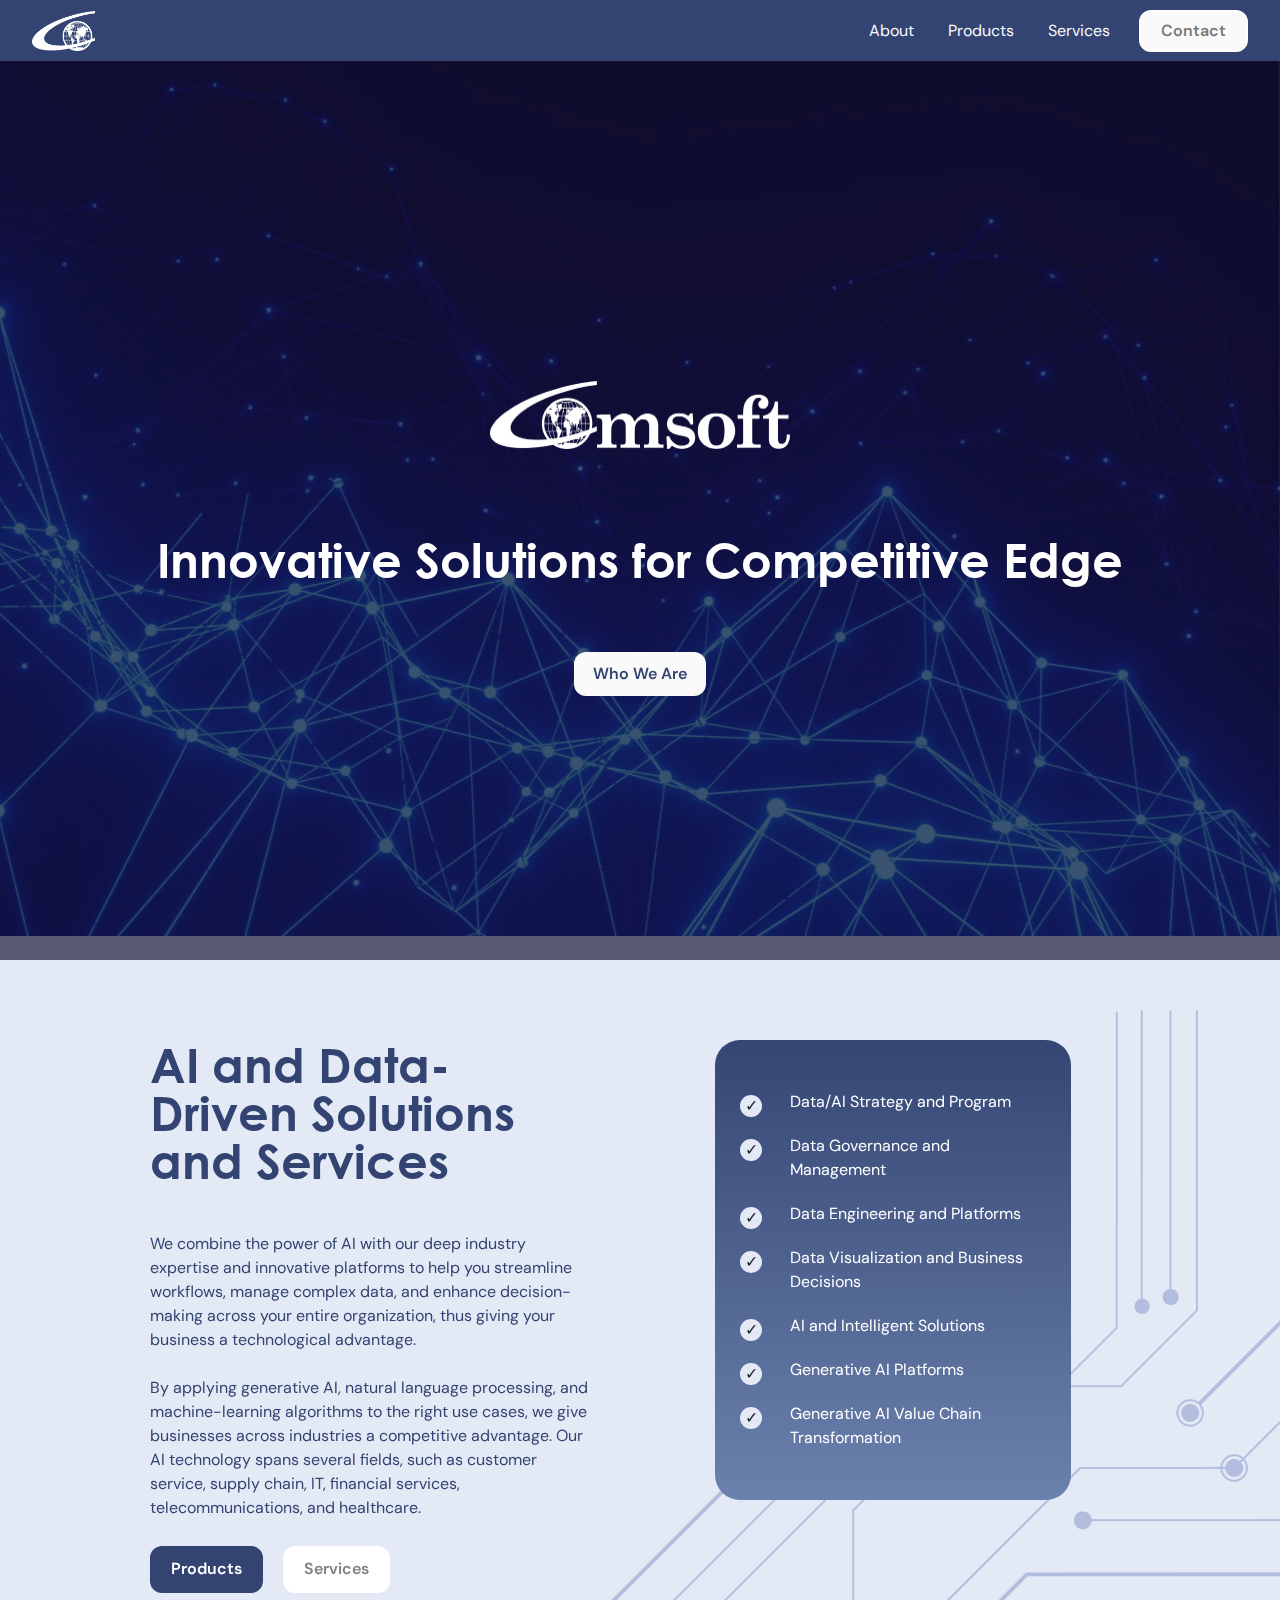
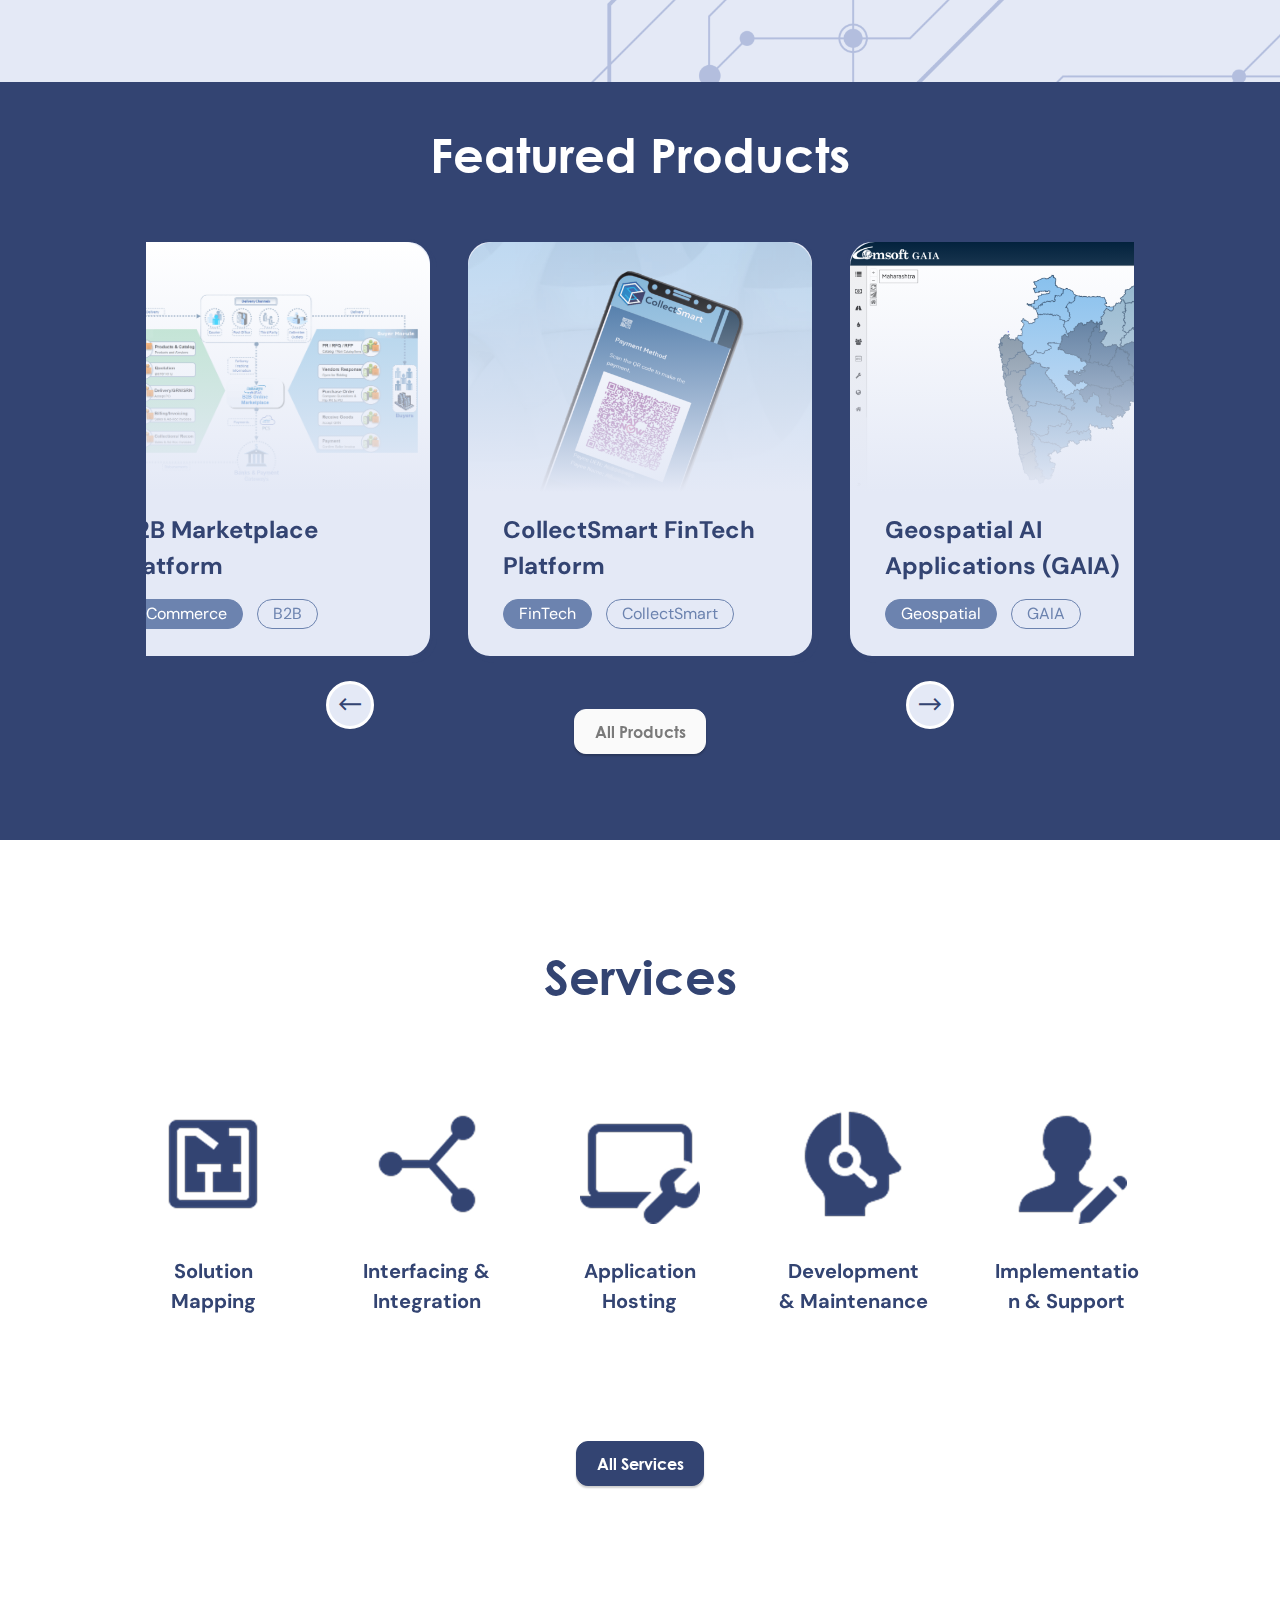
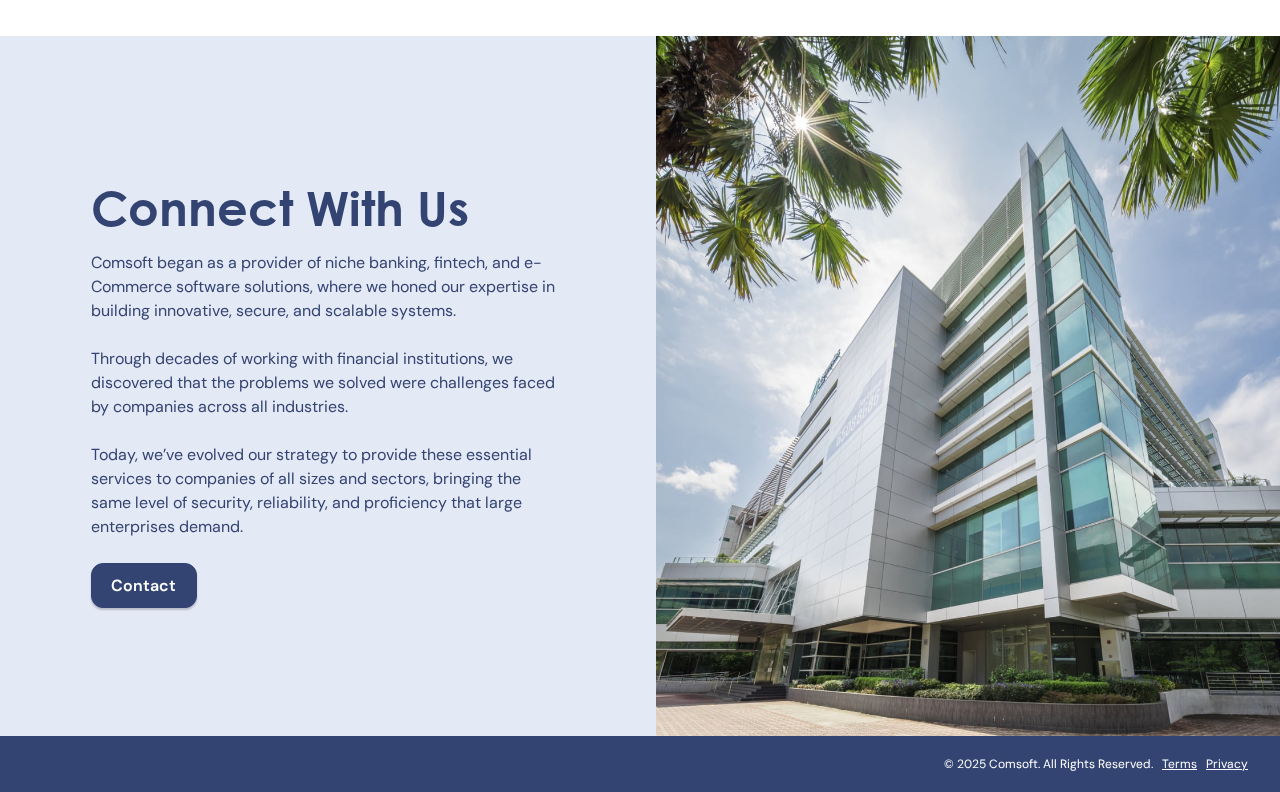
<file: index.html>
<!DOCTYPE html>
<html  >
<head>
  
  <meta charset="UTF-8">
  <meta http-equiv="X-UA-Compatible" content="IE=edge">
  
  <meta name="viewport" content="width=device-width, initial-scale=1, minimum-scale=1">
  <link rel="shortcut icon" href="assets/images/comsoft-logomark-121x77.png" type="image/x-icon">
  <meta name="description" content="">
  
  
  <title>Home</title>
  <link rel="stylesheet" href="assets/web/assets/mobirise-icons2/mobirise2.css">
  <link rel="stylesheet" href="assets/bootstrap/css/bootstrap.min.css">
  <link rel="stylesheet" href="assets/parallax/jarallax.css">
  <link rel="stylesheet" href="assets/popup-overlay-plugin/style.css">
  <link rel="stylesheet" href="assets/dropdown/css/style.css">
  <link rel="stylesheet" href="assets/socicon/css/styles.css">
  <link rel="stylesheet" href="assets/theme/css/style.css">
  <link href="assets/fonts/style.css" rel="stylesheet">
  <link rel="preload" href="https://fonts.googleapis.com/css?family=DM+Sans:100,200,300,400,500,600,700,800,900,100i,200i,300i,400i,500i,600i,700i,800i,900i&display=swap" as="style" onload="this.onload=null;this.rel='stylesheet'">
  <noscript><link rel="stylesheet" href="https://fonts.googleapis.com/css?family=DM+Sans:100,200,300,400,500,600,700,800,900,100i,200i,300i,400i,500i,600i,700i,800i,900i&display=swap"></noscript>
  <link rel="preload" as="style" href="assets/mobirise/css/mbr-additional.css?v=Yeaked"><link rel="stylesheet" href="assets/mobirise/css/mbr-additional.css?v=Yeaked" type="text/css">

  
  
  
</head>
<body>
  
  <section data-bs-version="5.1" class="menu menu01 identitym5 cid-uXdYnjj5Q1" once="menu" id="menu01-m">
    

    <nav class="navbar navbar-dropdown navbar-fixed-top navbar-expand-lg">
        <div class="content-wrap container-fluid">
            <div class="navbar-brand">
                <span class="navbar-logo">
                    <a href="index.html">
                        <img src="assets/images/comsoft-logomark-121x77.png" alt="" style="height: 2.5rem;">
                    </a>
                </span>
                
            </div>
            <button class="navbar-toggler" type="button" data-toggle="collapse" data-bs-toggle="collapse" data-target="#navbarSupportedContent" data-bs-target="#navbarSupportedContent" aria-controls="navbarNavAltMarkup" aria-expanded="false" aria-label="Toggle navigation">
                <div class="hamburger">
                    <span></span>
                    <span></span>
                    <span></span>
                    <span></span>
                </div>
            </button>
            <div class="collapse navbar-collapse" id="navbarSupportedContent">
                <ul class="navbar-nav nav-dropdown" data-app-modern-menu="true"><li class="nav-item"><a class="nav-link link text-white text-primary display-4" href="about.html">About</a></li>
                    <li class="nav-item"><a class="nav-link link text-white text-primary display-4" href="products.html">Products</a>
                    </li>
                    <li class="nav-item"><a class="nav-link link text-white text-primary display-4" href="services.html">Services</a>
                    </li></ul>
                
                <div class="navbar-buttons mbr-section-btn"><a class="btn btn-white display-4" href="contact.html">
                        Contact
                    </a></div>
            </div>
        </div>
    </nav>
</section>

<section data-bs-version="5.1" class="header01 progressm5 cid-uX9raQSDmD mbr-fullscreen mbr-parallax-background" id="header01-3">
    
    <div class="mbr-overlay"></div>

    <div class="container-fluid">
        <div class="row">
            <div class="col-12">
                <div class="content-wrapper">
                    <div class="logo-wrapper">
                        <img src="assets/images/comsoft-wordmark-600x137.png" alt="">
                    </div>
                    <h1 class="mbr-section-title mbr-fonts-style display-2">Innovative Solutions for Competitive Edge<br></h1>
                    
                    
                    <div class="mbr-section-btn"><a class="btn btn-white btn-cs display-4" href="about.html" style="padding:0.6rem 1.2rem !important; border:none !important; color:#334472  !important; ">
                            
                            Who We Are</a></div>
                </div>
            </div>
        </div>
    </div>
</section>

<section data-bs-version="5.1" class="list03 authorm5 cid-uX9GAxiwqT" style="background-color: #E4E9F6" id="list03-9">

    

    
    
    <div class="page-style container-fluid">
        <div class="row">
            <div class="col-12 col-lg-10">
                <div class="title-wrapper">
                    
                </div>
            </div>
            <div class="col-12 col-lg-6">
                <div class="subtitle-wrapper">
                    <h1 class="mbr-section-subtitle mbr-fonts-style display-2">
                        AI and Data-Driven Solutions and Services<br><br></h1>
                        
                        <p class="mbr-text mbr-fonts-style display-4">We combine the power of AI with our deep industry expertise and innovative platforms to help you streamline workflows, manage complex data, and enhance decision-making across your entire organization, thus giving your business a technological advantage.<br><br>By applying generative AI, natural language processing, and machine-learning algorithms to the right use cases, we give businesses across industries a competitive advantage. Our AI technology spans several fields, such as customer service, supply chain, IT, financial services, telecommunications, and healthcare.</p>
                        <div class="mbr-section-btn"><a class="btn btn-primary display-4" href="products.html" style="padding:0.6rem 1.2rem !important;">Products</a><a class="btn btn-secondary display-4" href="services.html" style="padding:0.6rem 1.2rem !important;">Services</a></div>
                </div>
            </div>
            <div class="col-12 col-lg-6">
                <div class="lists-wrapper ai-list">
                    
                    
                    <ul class="list mbr-fonts-style display-4">
                        <li class="item-wrap">Data/AI Strategy and Program
</li><li class="item-wrap">Data Governance and Management
</li><li class="item-wrap">Data Engineering and Platforms
</li><li class="item-wrap">Data Visualization and Business Decisions
</li><li class="item-wrap">AI and Intelligent Solutions
</li><li class="item-wrap">Generative AI Platforms
</li><li class="item-wrap">Generative AI Value Chain Transformation</li>
                    </ul>
                </div>
            </div>
        </div>
    </div>
</section>

<section data-bs-version="5.1" class="slider1 programm5 mbr-embla cid-tFcgtIIPnX" id="slider1-8">

    

    
    

    <div class="page-style container-fluid">
        <div class="row position-relative">
            <h1 class="mbr-section-title mbr-fonts-style display-2">Featured Products<br><br></h1>
            <div class="embla" data-skip-snaps="true" data-align="center" data-contain-scroll="trimSnaps" data-loop="true" data-auto-play-interval="5" data-draggable="true">
                <div class="embla__viewport">
                    <div class="embla__container">
                        <div class="embla__slide slider-image item" style="margin-left: 1rem; margin-right: 1rem;">
                            <div class="card-wrap">                               
                                <div class="content-wrap">
                                    <div class="image-wrap-bg1">
                                         
                                    </div>
                                    <div class="name-wrapper">
                                        <div class="name-wrap">
                                            <h4 class="mbr-name mbr-fonts-style slide-text display-7">
                                                <strong>CollectSmart FinTech Platform</strong>
                                            </h4>
                                            <a class="btn btn-primary display-4 slide-btn slide-btn-p" href="fintech.html" style="">FinTech</a> <a class="btn btn-white display-4 slide-btn slide-btn-s" href="fintech.html#list03-1o" style="">CollectSmart</a>
                                        </div>
                                        
                                    </div>
                                    
                                </div>
                            </div>
                        </div>
                        
                        <div class="embla__slide slider-image item" style="margin-left: 1rem; margin-right: 1rem;">
                            <div class="card-wrap">                               
                                <div class="content-wrap">
                                    <div class="image-wrap-bg2">
                                        
                                    </div>
                                    <div class="name-wrapper">
                                        <div class="name-wrap">
                                            <h4 class="mbr-name mbr-fonts-style slide-text display-7">
                                                <strong>Geospatial AI Applications (GAIA)</strong>
                                            </h4>
                                            <a class="btn btn-primary display-4 slide-btn slide-btn-p" href="geospatial.html" style="">Geospatial</a> <a class="btn btn-white display-4 slide-btn slide-btn-s" href="geospatial.html#list03-1v" style="">GAIA</a>
                                        </div>
                                        
                                    </div>
                                    
                                </div>
                            </div>
                        </div>
                        
                        <div class="embla__slide slider-image item" style="margin-left: 1rem; margin-right: 1rem;">
                            <div class="card-wrap">                               
                                <div class="content-wrap">
                                    <div class="image-wrap-bg3">
                                        
                                    </div>
                                    <div class="name-wrapper">
                                        <div class="name-wrap ">
                                            <h4 class="mbr-name mbr-fonts-style slide-text display-7"><strong>Financial Systems Integration (FSI)</strong>
                                            </h4>
                                            <a class="btn btn-primary display-4 slide-btn slide-btn-p" href="banking.html" style="">Banking</a> <a class="btn btn-white display-4 slide-btn slide-btn-s" href="banking.html#list03-11" style="">FSI</a>
                                        </div>
                                        
                                    </div>
                                    
                                </div>
                            </div>
                        </div>
                        
                        <div class="embla__slide slider-image item" style="margin-left: 1rem; margin-right: 1rem;">
                            <div class="card-wrap">                               
                                <div class="content-wrap">
                                    <div class="image-wrap-bg4">
                                        
                                    </div>
                                    <div class="name-wrapper">
                                        <div class="name-wrap ">
                                            <h4 class="mbr-name mbr-fonts-style slide-text display-7"><strong>FI Network Expansion Platform</strong></h4>
                                            <a class="btn btn-primary display-4 slide-btn slide-btn-p" href="banking.html" style=" ">Banking</a> <a class="btn btn-white display-4 slide-btn slide-btn-s" href="banking.html#list03-12" style=" ">FINE</a>
                                        </div>
                                        
                                    </div>
                                    
                                </div>
                            </div>
                        </div>
                        
                        <div class="embla__slide slider-image item" style="margin-left: 1rem; margin-right: 1rem;">
                            <div class="card-wrap">                               
                                <div class="content-wrap">
                                    <div class="image-wrap-bg5">
                                        
                                    </div>
                                    <div class="name-wrapper">
                                        <div class="name-wrap">
                                            <h4 class="mbr-name mbr-fonts-style slide-text display-7"><strong>B2B Marketplace Platform</strong></h4>
                                            <a class="btn btn-primary display-4 slide-btn slide-btn-p" href="ecommerce.html" style="">eCommerce</a> <a class="btn btn-white display-4 slide-btn slide-btn-s" href="ecommerce.html#list03-1f" style="">B2B</a>
                                        </div>
                                        
                                    </div>
                                    
                                </div>
                            </div>
                        </div>
                    </div>
                </div>
                <button class="embla__button embla__button--prev">
                    <span class="mbr-iconfont mobi-mbri-left mobi-mbri" aria-hidden="true"></span>
                    <span class="sr-only visually-hidden visually-hidden visually-hidden">Previous</span>
                </button>
                <button class="embla__button embla__button--next">
                    <span class="mbr-iconfont mobi-mbri-right mobi-mbri" aria-hidden="true"></span>
                    <span class="sr-only visually-hidden visually-hidden visually-hidden">Next</span>
                </button>
            </div>
           
             <h1 class="mbr-section-title mbr-fonts-style display-1"><a class="btn btn-white" href="products.html" style="padding:0.6rem 1.2rem !important;">All Products</a></h1>
            
            
        </div>
        
        
    </div>
    
</section>

<section data-bs-version="5.1" class="features06 strengthm5 cid-uX9ORQDLqo" id="features06-a">
    

    
    

    <div class="container-fluid">
        <div class="row items-wrapper justify-content-center">
            <h1 class="mbr-section-title mbr-fonts-style display-2">Services<br><br><br></h1>
            
            <div class="col-12 col-lg-2 item features-without-image">
                <div class="item-wrapper">
                    <div class="iconfont-wrapper icon-img">
                        <img src="assets/images/floor20plan-240x240.png" alt="Solution Mapping">
                    </div>
                    <p class="card-title mbr-fonts-style display-7" style="font-size: 20px !important;">
                        <strong>Solution Mapping</strong></p>
                    
                </div>
            </div>
            <div class="col-12 col-lg-2 item features-without-image">
                <div class="item-wrapper">
                    <div class="iconfont-wrapper icon-img">
                        <img src="assets/images/connect-240x240.png" alt="Interfacing &amp; Integration">
                    </div>
                    <p class="card-title mbr-fonts-style display-7" style="font-size: 20px !important;">
                        <strong>Interfacing &amp; Integration</strong></p>
                    
                </div>
            </div>
            <div class="col-12 col-lg-2 item features-without-image">
                <div class="item-wrapper">
                    <div class="iconfont-wrapper icon-img">
                        <img src="assets/images/computer20support-240x240.png" alt="Application Hosting">
                    </div>
                    <p class="card-title mbr-fonts-style display-7" style="font-size: 20px !important;">
                        <strong>Application Hosting</strong></p>
                   
                </div>
            </div>
            <div class="col-12 col-lg-2 item features-without-image">
                <div class="item-wrapper">
                    <div class="iconfont-wrapper icon-img">
                         <img src="assets/images/customer20support-240x240.png" alt="Development &amp; Maintenance">
                    </div>
                    <p class="card-title mbr-fonts-style display-7" style="font-size: 20px !important;"><strong>Development &amp; Maintenance</strong></p>
                    
                </div>
            </div>
            <div class="col-12 col-lg-2 item features-without-image">
                <div class="item-wrapper">
                    <div class="iconfont-wrapper icon-img">
                       <img src="assets/images/registration-240x240.png" alt="Implementation &amp; Supporte">
                    </div>
                    <p class="card-title mbr-fonts-style display-7" style="font-size: 20px !important;"><strong>Implementation &amp; Support</strong></p>
                    
                </div>
            </div>
            
            
                       
                        <h1 class="mbr-section-title mbr-fonts-style display-1"><a class="btn btn-primary" href="services.html" style="padding:0.6rem 1.2rem !important;">All Services</a></h1>

            
        </div>
    </div>
</section>

<section data-bs-version="5.1" class="header01 analyticm5 cid-uX9AVQ4fAg" id="header02-6">
    

    
    

    <div class="container-fluid">
        <div class="row">
            <div class="col-12 col-lg-6 card">
                <div class="content-wrapper">
                    
                    <div class="text-wrapper">
                        <h2 class="mbr-text mbr-section-title mbr-fonts-style display-2" style="padding-bottom:20px;">Connect With Us<br></h2>
                        
                        <p class="mbr-text mbr-fonts-style display-4">Comsoft began as a provider of niche banking, fintech, and e-Commerce software solutions, where we honed our expertise in building innovative, secure, and scalable systems.
<br>
<br>Through decades of working with financial institutions, we discovered that the problems we solved were challenges faced by companies across all industries.
<br>
<br>Today, we’ve evolved our strategy to provide these essential services to companies of all sizes and sectors, bringing the same level of security, reliability, and proficiency that large enterprises demand.
                        
                        <br><br>
                         <a class="btn btn-primary" href="contact.html" style="margin:0px;">
                            
                            Contact</a>
                            
                            <br><br><br>
                        </p>
                        
                       
                </div>
                    </div>
                    
            </div>
            <div class="col-12 col-lg-6 card">
				<div class="items-wrapper">
					<div class="image-wrapper">
						<img src="assets/images/3-changi-business-park-vista-facade-2-1387x1227.jpg" alt="">
					</div>
					
				</div>
            </div>
        </div>
    </div>
</section>

<section data-bs-version="5.1" class="footer01 tokenm5 cid-uX9wJaKGhy" once="footers" id="footer01-4">
    

    
    

    <div class="container-fluid">
        <div class="row flex-row-reverse">
            
            <div class="col-12 col-lg-12 card">
                <p class="mbr-copy mbr-fonts-style display-4" style="font-size:12px !important;">
                    © 2025 Comsoft. All Rights Reserved. &nbsp;&nbsp;<a href="terms.html" style="color:#fff;"><u>Terms</u></a>  &nbsp;&nbsp;<a href="privacy.html" style="color:#fff;"><u>Privacy</u></a></p>
            </div>
        </div>
    </div>
</section>


<script src="assets/bootstrap/js/bootstrap.bundle.min.js"></script>
  <script src="assets/parallax/jarallax.js"></script>
  <script src="assets/smoothscroll/smooth-scroll.js"></script>
  <script src="assets/ytplayer/index.js"></script>
  <script src="assets/dropdown/js/navbar-dropdown.js"></script>
  <script src="assets/embla/embla.min.js"></script>
  <script src="assets/embla/script.js"></script>
  <script src="assets/theme/js/script.js"></script>
  
  
  
 <div id="scrollToTop" class="scrollToTop mbr-arrow-up"><a style="text-align: center;"><i class="mbr-arrow-up-icon mbr-arrow-up-icon-cm cm-icon cm-icon-smallarrow-up"></i></a></div>
  </body>
</html>
</file>
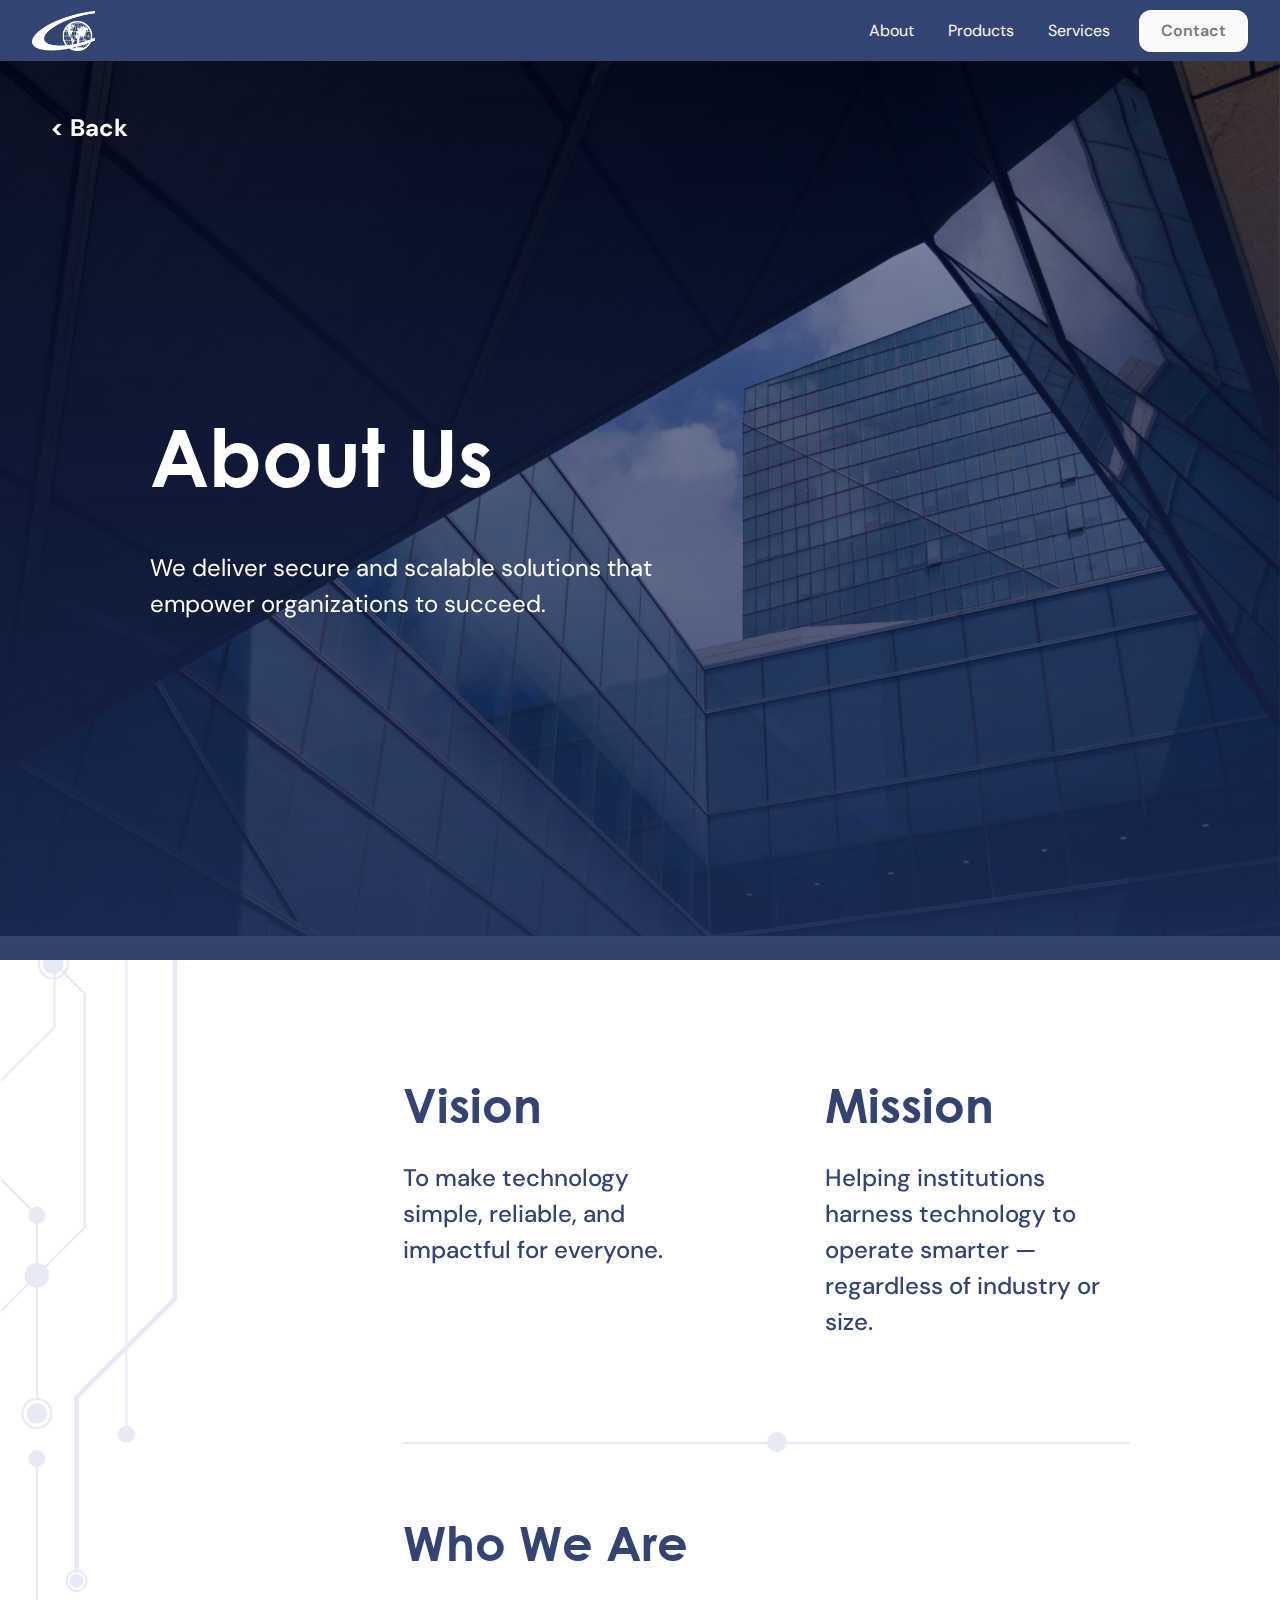
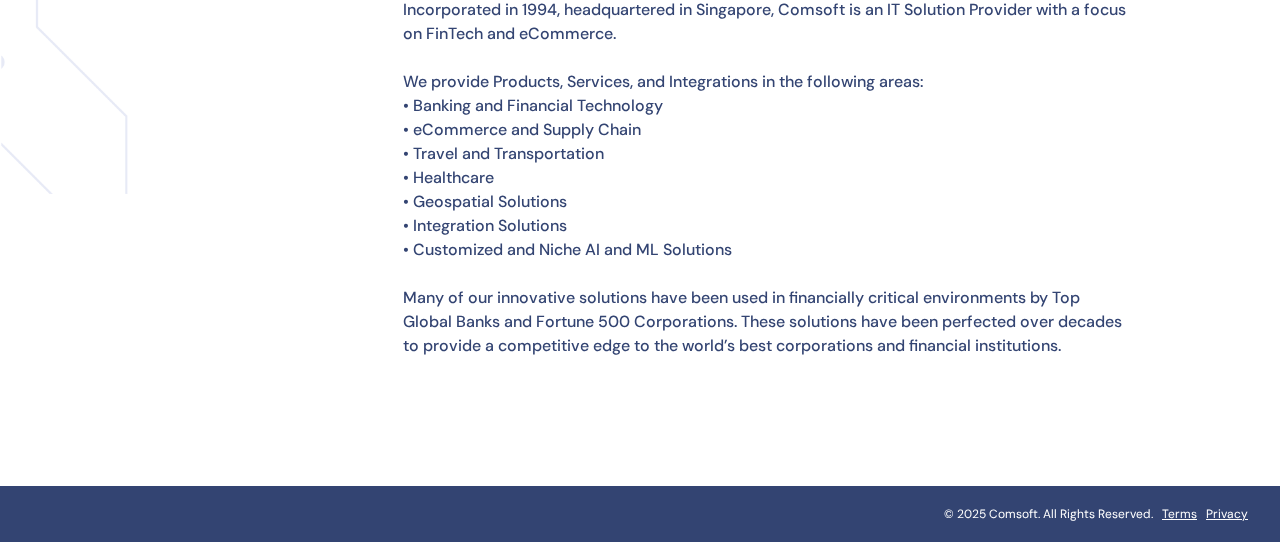
<file: about.html>
<!DOCTYPE html>
<html  >
<head>
  
  <meta charset="UTF-8">
  <meta http-equiv="X-UA-Compatible" content="IE=edge">
  
  <meta name="viewport" content="width=device-width, initial-scale=1, minimum-scale=1">
  <link rel="shortcut icon" href="assets/images/comsoft-logomark-121x77.png" type="image/x-icon">
  <meta name="description" content="">
  
  
  <title>About</title>
  <link rel="stylesheet" href="assets/web/assets/mobirise-icons2/mobirise2.css">
  <link rel="stylesheet" href="assets/bootstrap/css/bootstrap.min.css">
  <link rel="stylesheet" href="assets/parallax/jarallax.css">
  <link rel="stylesheet" href="assets/popup-overlay-plugin/style.css">
  <link rel="stylesheet" href="assets/dropdown/css/style.css">
  <link rel="stylesheet" href="assets/socicon/css/styles.css">
  <link rel="stylesheet" href="assets/theme/css/style.css">
  <link href="assets/fonts/style.css" rel="stylesheet">
  <link rel="preload" href="https://fonts.googleapis.com/css?family=DM+Sans:100,200,300,400,500,600,700,800,900,100i,200i,300i,400i,500i,600i,700i,800i,900i&display=swap" as="style" onload="this.onload=null;this.rel='stylesheet'">
  <noscript><link rel="stylesheet" href="https://fonts.googleapis.com/css?family=DM+Sans:100,200,300,400,500,600,700,800,900,100i,200i,300i,400i,500i,600i,700i,800i,900i&display=swap"></noscript>
  <link rel="preload" as="style" href="assets/mobirise/css/mbr-additional.css?v=4VOoYZ"><link rel="stylesheet" href="assets/mobirise/css/mbr-additional.css?v=4VOoYZ" type="text/css">

  
  
  
</head>
<body>
  
  <section data-bs-version="5.1" class="menu menu01 identitym5 cid-uX7rlV7owK" once="menu" id="menu01-c">
    

    <nav class="navbar navbar-dropdown navbar-fixed-top navbar-expand-lg">
        <div class="content-wrap container-fluid">
            <div class="navbar-brand">
                <span class="navbar-logo">
                    <a href="index.html">
                        <img src="assets/images/comsoft-logomark-121x77.png" alt="" style="height: 2.5rem;">
                    </a>
                </span>
                
            </div>
            <button class="navbar-toggler" type="button" data-toggle="collapse" data-bs-toggle="collapse" data-target="#navbarSupportedContent" data-bs-target="#navbarSupportedContent" aria-controls="navbarNavAltMarkup" aria-expanded="false" aria-label="Toggle navigation">
                <div class="hamburger">
                    <span></span>
                    <span></span>
                    <span></span>
                    <span></span>
                </div>
            </button>
            <div class="collapse navbar-collapse" id="navbarSupportedContent">
                <ul class="navbar-nav nav-dropdown" data-app-modern-menu="true"><li class="nav-item"><a class="nav-link link text-white text-primary display-4" href="about.html">About</a></li>
                    <li class="nav-item"><a class="nav-link link text-white text-primary display-4" href="products.html">Products</a>
                    </li>
                    <li class="nav-item"><a class="nav-link link text-white text-primary display-4" href="services.html">Services</a>
                    </li></ul>
                
                <div class="navbar-buttons mbr-section-btn"><a class="btn btn-white display-4" href="contact.html">
                        Contact
                    </a></div>
            </div>
        </div>
    </nav>
</section>

<section data-bs-version="5.1" class="header02 strengthm5 cid-uXdlcPCPjk mbr-fullscreen mbr-parallax-background" id="header02-e">
    

    
    <div class="mbr-overlay" style="opacity: 0.4; background-color: rgb(0, 16, 61);"></div>
    
    <div class="back-btn">        
        <p class="mbr-label mbr-fonts-style display-7">
            <a href="index.html" style="color: #ffffff !important;"><strong>&lt; Back</strong></a>
        </p>
    </div>
    <div class="page-style container-fluid">
        <div class="row">
            <div class="col-12 col-lg-7">
                <div class="content-wrapper">
                    
                    <h1 class="mbr-section-title mbr-fonts-style display-1"><strong>About Us</strong></h1>
                    <p class="mbr-text mbr-fonts-style display-7">
                        We deliver secure and scalable solutions that empower organizations to succeed.
                    </p>
                    
                </div>
            </div>
        </div>
    </div>
</section>

<section data-bs-version="5.1" class="header1 cid-uXdo5yDum7" style="background-color:#fff !important;" id="header01-f">
    
    

    
    <div class="page-style container-fluid">
       <br>
        <div class="row justify-content-end">
            <div class="col-12 col-lg-4 align-left">
                <h1 class="mbr-section-title mbr-white mbr-fonts-style mb-4 display-2"><strong>Vision</strong></h1>
                <p class="mbr-text mbr-semibold mbr-fonts-style mb-4 display-7">To make technology simple, reliable, and impactful for everyone.</p>
               
            </div>
            <div class="col-12 col-lg-1 align-left">
            </div>
            <div class="col-12 col-lg-4 align-left">
                <h1 class="mbr-section-title mbr-white mbr-fonts-style mb-4 display-2"><strong>Mission</strong></h1>
                <p class="mbr-text mbr-semibold mbr-fonts-style mb-4 display-7">Helping institutions harness technology to operate smarter — regardless of industry or size.</p>
               
            </div>
        </div>
        <div class="row justify-content-end">
            <div class="col-12 col-lg-9 align-left">
                
                <div class="horizontal-line">
                    <div class="circle">
                    </div>
                </div>
                <br>
            </div>
        </div>
        <div class="row justify-content-end">
            <div class="col-12 col-lg-9 align-left">
                
                <h1 class="mbr-section-title mbr-white mbr-fonts-style mb-4 display-2"><strong>Who We Are</strong></h1>
                <p class="mbr-text mbr-semibold mbr-fonts-style mb-4 display-4">Incorporated in 1994, headquartered in Singapore, Comsoft is an IT Solution Provider with a focus on FinTech and eCommerce. 
<br>
<br>We provide Products, Services, and Integrations in the following areas: 
<br>•	Banking and Financial Technology 
<br>•	eCommerce and Supply Chain 
<br>•	Travel and Transportation 
<br>•	Healthcare 
<br>•	Geospatial Solutions 
<br>•	Integration Solutions 
<br>•	Customized and Niche AI and ML Solutions 
<br>
<br>Many of our innovative solutions have been used in financially critical environments by Top Global Banks and Fortune 500 Corporations. These solutions have been perfected over decades to provide a competitive edge to the world’s best corporations and financial institutions.&nbsp;<br></p>
                
            </div>
        </div>
    </div>
</section>

<section data-bs-version="5.1" class="footer01 tokenm5 cid-uX9wJaKGhy" once="footers" id="footer01-d">
    

    
    

    <div class="container-fluid">
        <div class="row flex-row-reverse">
            
            <div class="col-12 col-lg-12 card">
                <p class="mbr-copy mbr-fonts-style display-4" style="font-size:12px !important;">
                    © 2025 Comsoft. All Rights Reserved. &nbsp;&nbsp;<a href="terms.html" style="color:#fff;"><u>Terms</u></a>  &nbsp;&nbsp;<a href="privacy.html" style="color:#fff;"><u>Privacy</u></a></p>
            </div>
        </div>
    </div>
</section>


<script src="assets/bootstrap/js/bootstrap.bundle.min.js"></script>
  <script src="assets/parallax/jarallax.js"></script>
  <script src="assets/smoothscroll/smooth-scroll.js"></script>
  <script src="assets/ytplayer/index.js"></script>
  <script src="assets/dropdown/js/navbar-dropdown.js"></script>
  <script src="assets/theme/js/script.js"></script>
  
  
  
 <div id="scrollToTop" class="scrollToTop mbr-arrow-up"><a style="text-align: center;"><i class="mbr-arrow-up-icon mbr-arrow-up-icon-cm cm-icon cm-icon-smallarrow-up"></i></a></div>
  </body>
</html>
</file>
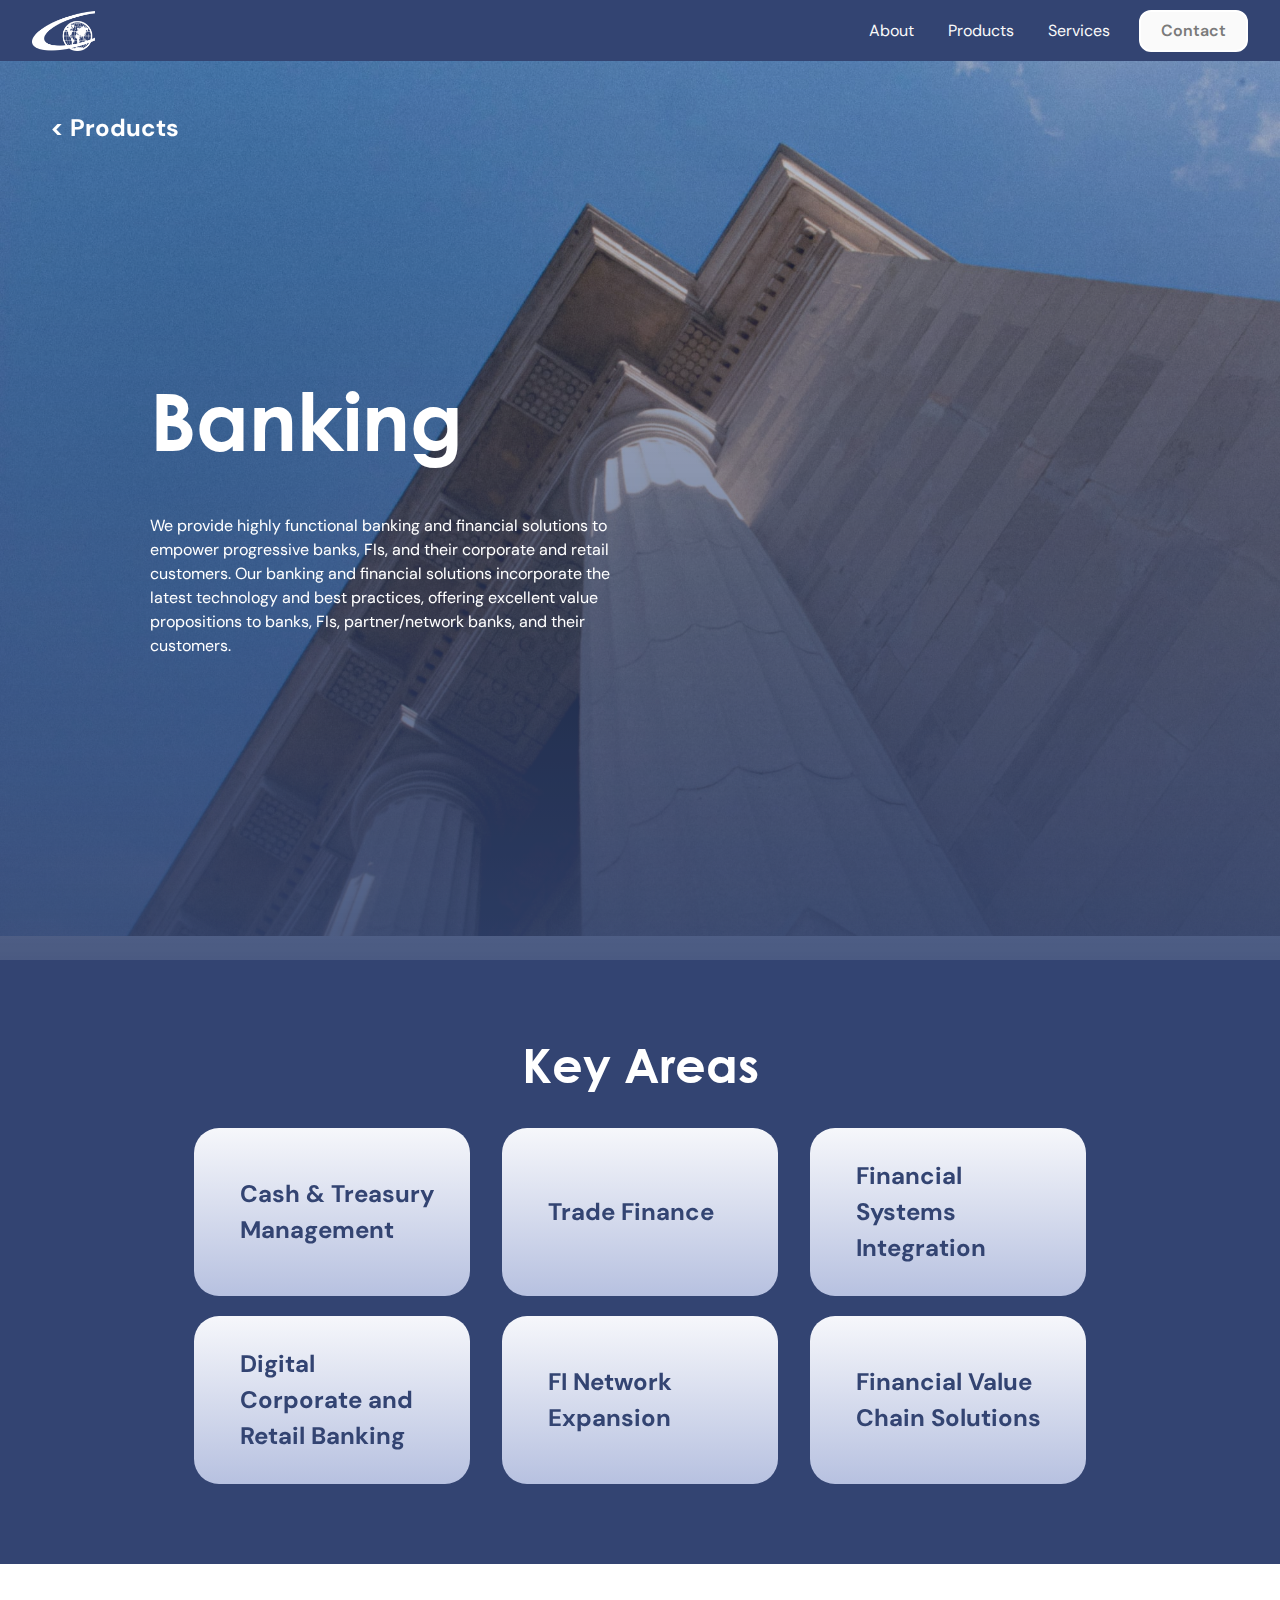
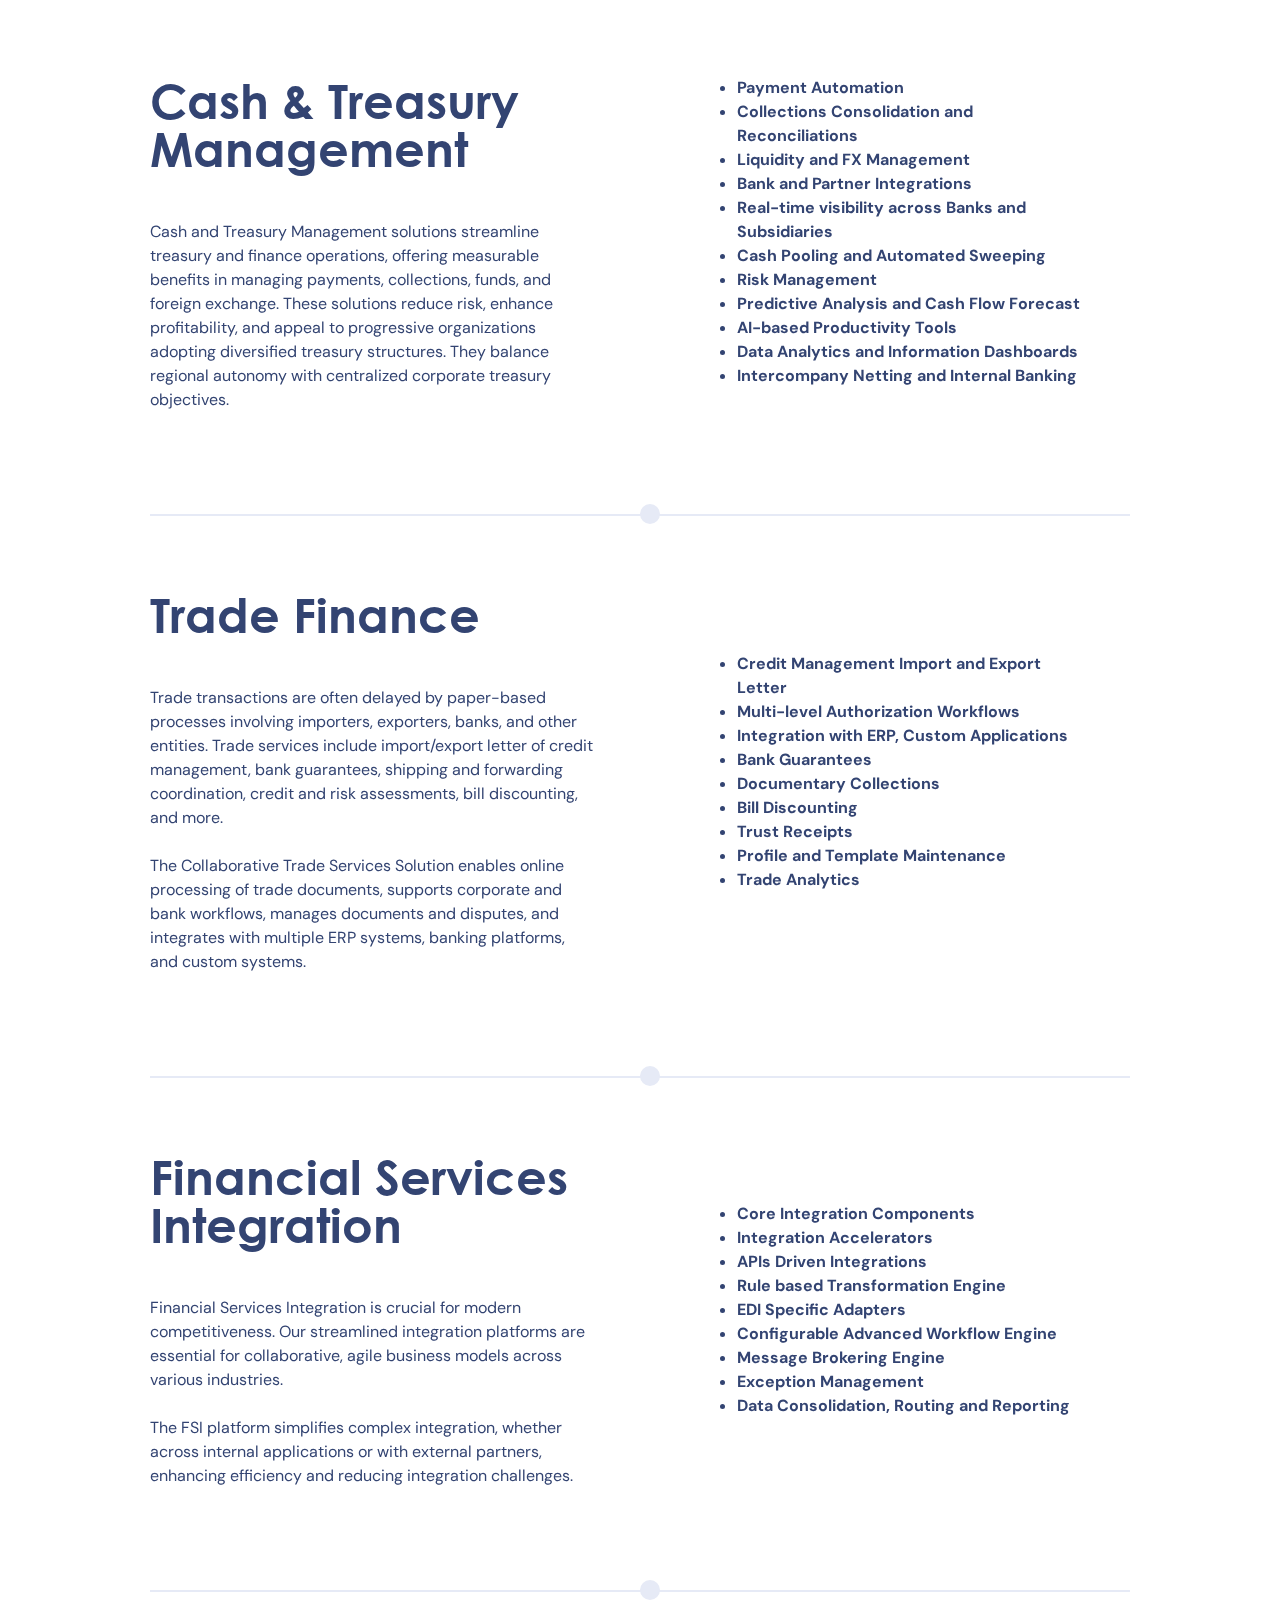
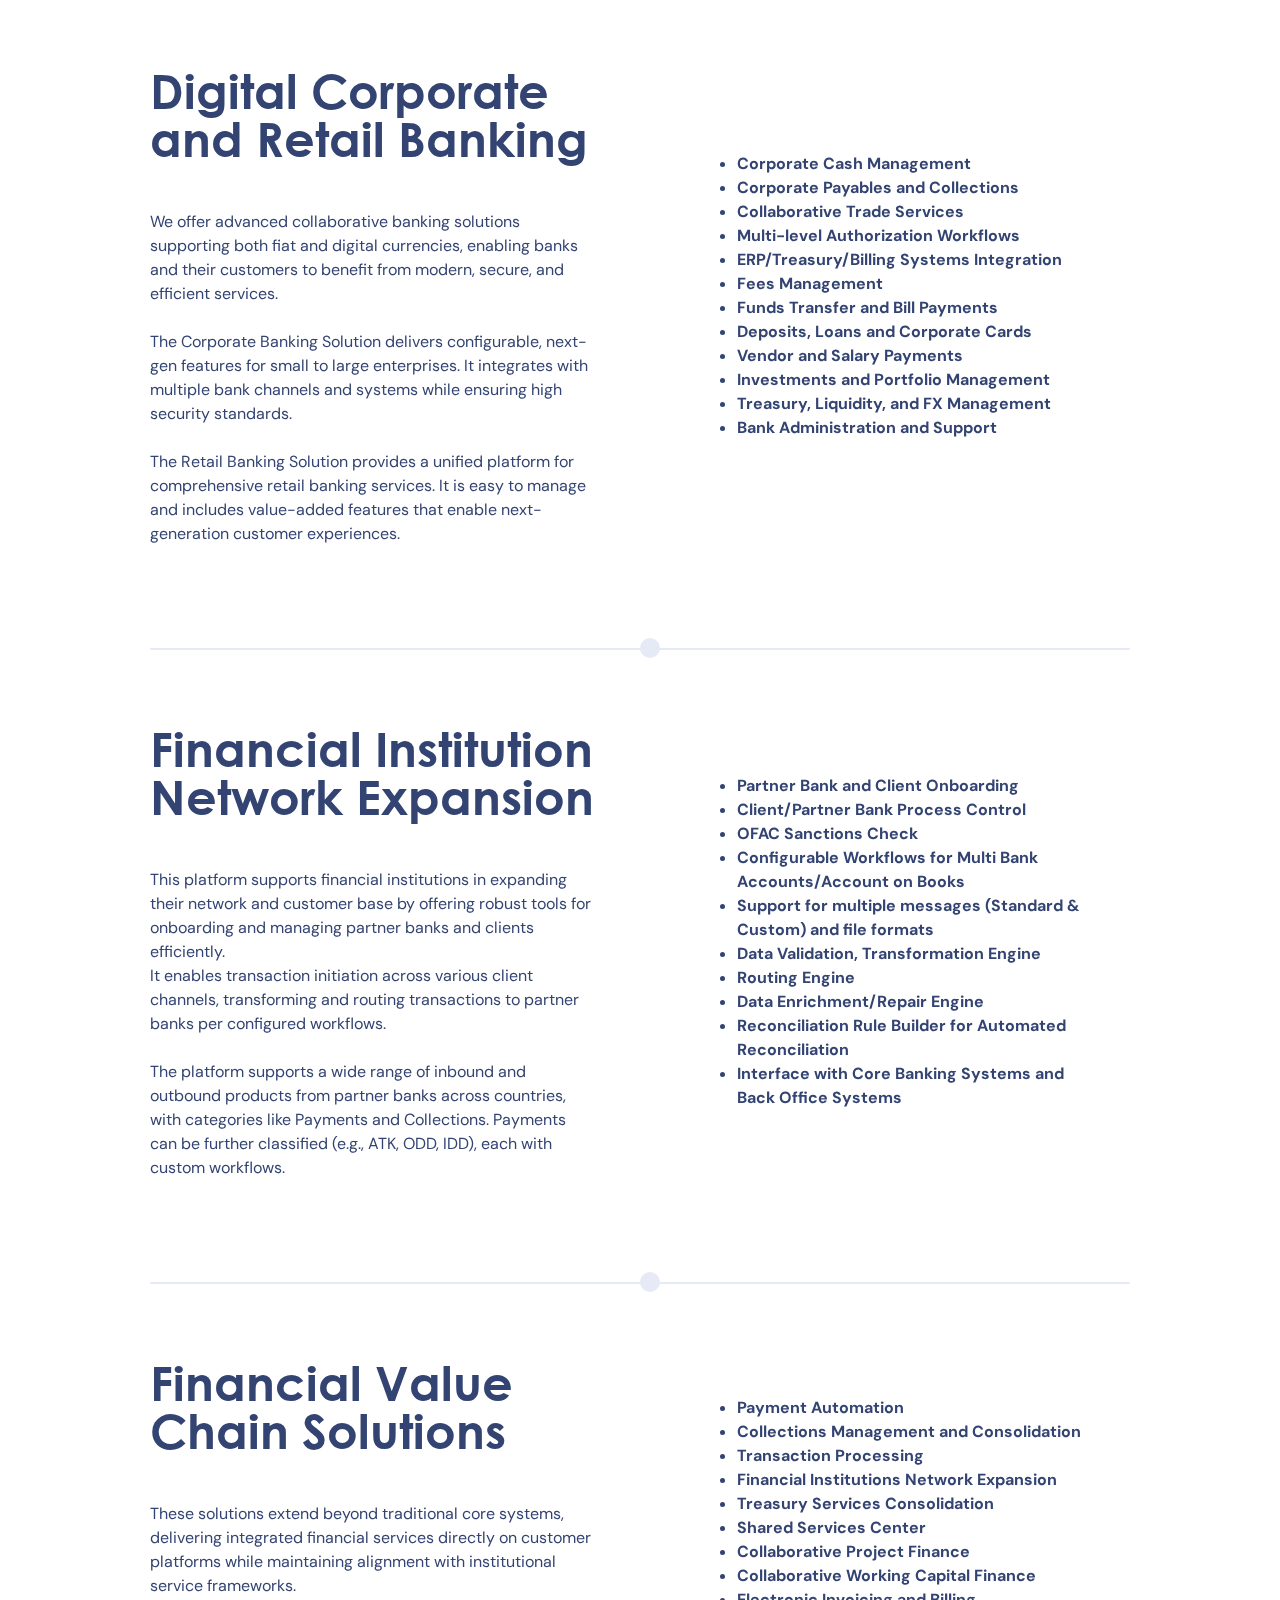
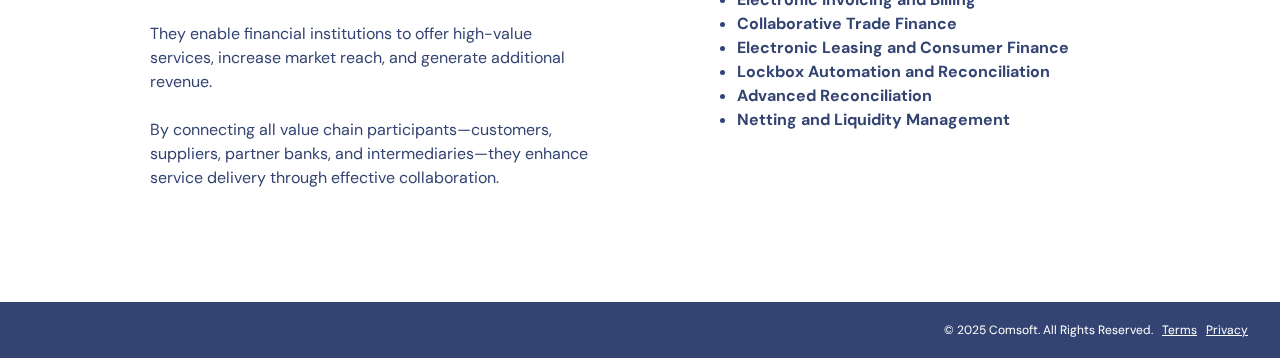
<file: banking.html>
<!DOCTYPE html>
<html  >
<head>
  
  <meta charset="UTF-8">
  <meta http-equiv="X-UA-Compatible" content="IE=edge">
  
  <meta name="viewport" content="width=device-width, initial-scale=1, minimum-scale=1">
  <link rel="shortcut icon" href="assets/images/comsoft-logomark-121x77.png" type="image/x-icon">
  <meta name="description" content="">
  
  
  <title>Banking</title>
  <link rel="stylesheet" href="assets/web/assets/mobirise-icons2/mobirise2.css">
  <link rel="stylesheet" href="assets/bootstrap/css/bootstrap.min.css">
  <link rel="stylesheet" href="assets/parallax/jarallax.css">
  <link rel="stylesheet" href="assets/popup-overlay-plugin/style.css">
  <link rel="stylesheet" href="assets/dropdown/css/style.css">
  <link rel="stylesheet" href="assets/socicon/css/styles.css">
  <link rel="stylesheet" href="assets/theme/css/style.css">
  <link href="assets/fonts/style.css" rel="stylesheet">
  <link rel="preload" href="https://fonts.googleapis.com/css?family=DM+Sans:100,200,300,400,500,600,700,800,900,100i,200i,300i,400i,500i,600i,700i,800i,900i&display=swap" as="style" onload="this.onload=null;this.rel='stylesheet'">
  <noscript><link rel="stylesheet" href="https://fonts.googleapis.com/css?family=DM+Sans:100,200,300,400,500,600,700,800,900,100i,200i,300i,400i,500i,600i,700i,800i,900i&display=swap"></noscript>
  <link rel="preload" as="style" href="assets/mobirise/css/mbr-additional.css?v=UwPYik"><link rel="stylesheet" href="assets/mobirise/css/mbr-additional.css?v=UwPYik" type="text/css">

  
  
  
</head>
<body>
  
  <section data-bs-version="5.1" class="menu menu01 identitym5 cid-uXeaZ9gMW0" once="menu" id="menu01-t">
    

    <nav class="navbar navbar-dropdown navbar-fixed-top navbar-expand-lg">
        <div class="content-wrap container-fluid">
            <div class="navbar-brand">
                <span class="navbar-logo">
                    <a href="index.html">
                        <img src="assets/images/comsoft-logomark-121x77.png" alt="" style="height: 2.5rem;">
                    </a>
                </span>
                
            </div>
            <button class="navbar-toggler" type="button" data-toggle="collapse" data-bs-toggle="collapse" data-target="#navbarSupportedContent" data-bs-target="#navbarSupportedContent" aria-controls="navbarNavAltMarkup" aria-expanded="false" aria-label="Toggle navigation">
                <div class="hamburger">
                    <span></span>
                    <span></span>
                    <span></span>
                    <span></span>
                </div>
            </button>
            <div class="collapse navbar-collapse" id="navbarSupportedContent">
                <ul class="navbar-nav nav-dropdown" data-app-modern-menu="true"><li class="nav-item"><a class="nav-link link text-white text-primary display-4" href="about.html">About</a></li>
                    <li class="nav-item"><a class="nav-link link text-white text-primary display-4" href="products.html">Products</a>
                    </li>
                    <li class="nav-item"><a class="nav-link link text-white text-primary display-4" href="services.html">Services</a>
                    </li></ul>
                
                <div class="navbar-buttons mbr-section-btn"><a class="btn btn-white display-4" href="contact.html">
                        Contact
                    </a></div>
            </div>
        </div>
    </nav>
</section>

<section data-bs-version="5.1" class="header02 strengthm5 cid-uXeaZa9FB7 mbr-fullscreen mbr-parallax-background" id="header02-u">
    

    
    <div class="mbr-overlay" style="opacity: 0.3; background-color: rgb(51, 68, 114);"></div>
    <div class="back-btn">        
        <p class="mbr-label mbr-fonts-style display-7">
            <a href="products.html" style="color: #ffffff !important;"><strong>&lt; Products</strong></a>
        </p>
    </div>
    <div class="page-style container-fluid">
        <div class="row">
            <div class="col-12 col-lg-6">
                <div class="content-wrapper">
                    
                    <h1 class="mbr-section-title mbr-fonts-style display-1"><strong>Banking</strong></h1>
                    <p class="mbr-text mbr-fonts-style display-4">
                        We provide highly functional banking and financial solutions to empower progressive banks, FIs, and their corporate and retail customers. Our banking and financial solutions incorporate the latest technology and best practices, offering excellent value propositions to banks, FIs, partner/network banks, and their customers.
                    </p>
                    
                </div>
            </div>
        </div>
    </div>
</section>

<section data-bs-version="5.1" class="features10 programm5 cid-uXebQxIQ9M" id="features10-y">

    

    
    

    <div class="container-fluid">
        <div class="row key-areas">
            <div class="col-12 col-lg-10">
                <div class="title-wrapper">
                    <h1 class="mbr-section-title mbr-fonts-style display-2">Key Areas</h1>
                </div>
            </div>
            <div class="col-12 col-lg-3 card">
                <div class="card-wrapper">
                    <div class="icon-wrapper">
                        
                    </div>
                    <h3 class="mbr-card-title mbr-fonts-style display-7"><strong>Cash &amp; Treasury Management</strong></h3>
                </div>
            </div>
            <div class="col-12 col-lg-3 card">
                <div class="card-wrapper">
                    <div class="icon-wrapper">
                        
                    </div>
                    <h3 class="mbr-card-title mbr-fonts-style display-7"><strong>Trade Finance</strong></h3>
                </div>
            </div>
            <div class="col-12 col-lg-3 card">
                <div class="card-wrapper">
                    <div class="icon-wrapper">
                        
                    </div>
                    <h3 class="mbr-card-title mbr-fonts-style display-7"><strong>Financial Systems Integration</strong></h3>
                </div>
            </div>
        </div>
        <div class="row">
            
            <div class="col-12 col-lg-3 card">
                <div class="card-wrapper">
                    <div class="icon-wrapper">
                        
                    </div>
                    <h3 class="mbr-card-title mbr-fonts-style display-7"><strong>Digital Corporate and Retail Banking</strong></h3>
                </div>
            </div>
            <div class="col-12 col-lg-3 card">
                <div class="card-wrapper">
                    <div class="icon-wrapper">
                        
                    </div>
                    <h3 class="mbr-card-title mbr-fonts-style display-7"><strong>FI Network Expansion</strong></h3>
                </div>
            </div>
            <div class="col-12 col-lg-3 card">
                <div class="card-wrapper">
                    <div class="icon-wrapper">
                        
                    </div>
                    <h3 class="mbr-card-title mbr-fonts-style display-7"><strong>Financial Value Chain Solutions</strong></h3>
                </div>
            </div>
        </div>
    </div>
</section>

<section data-bs-version="5.1" class="list03 authorm5 cid-uXekQbgpop" style="background-color: #ffffff; " id="list03-z">

    

    
    
    <div class="page-style container-fluid">
        <div class="row">
            
            
            <div class="col-12 col-lg-6">
                <div class="subtitle-wrapper">
                    <h1 class="mbr-section-subtitle mbr-fonts-style display-2">Cash &amp; Treasury Management<br><br></h1>
                        
                        <p class="mbr-text mbr-fonts-style display-4">Cash and Treasury Management solutions streamline treasury and finance operations, offering measurable benefits in managing payments, collections, funds, and foreign exchange. These solutions reduce risk, enhance profitability, and appeal to progressive organizations adopting diversified treasury structures. They balance regional autonomy with centralized corporate treasury objectives.</p>
                        
                </div>
            </div>
            <div class="col-12 col-lg-6">
                <div class="lists-wrapper ai-list">
                    
                    
                    <ul class="list1 mbr-fonts-style display-4">
                        <li class="item-wrap"><strong>Payment Automation
</strong></li><li class="item-wrap"><strong>Collections Consolidation and Reconciliations
</strong></li><li class="item-wrap"><strong>Liquidity and FX Management</strong></li><li class="item-wrap"><strong>Bank and Partner Integrations</strong></li><li class="item-wrap"><strong>Real-time visibility across Banks and Subsidiaries
</strong></li><li class="item-wrap"><strong>Cash Pooling and Automated Sweeping
</strong></li><li class="item-wrap"><strong>Risk Management
</strong></li><li class="item-wrap"><strong>Predictive Analysis and Cash Flow Forecast
</strong></li><li class="item-wrap"><strong>AI-based Productivity Tools
</strong></li><li class="item-wrap"><strong>Data Analytics and Information Dashboards
</strong></li><li class="item-wrap"><strong>Intercompany Netting and Internal Banking</strong></li>
                    </ul>
                </div>
            </div>
        </div>
    </div>
</section>

<section data-bs-version="5.1" class="list03 authorm5 cid-uXenefYSq5" style="background-color: #ffffff; padding-top: 0rem !important;" id="list03-10">

    

    
    
    <div class="page-style container-fluid">
        <div class="row">
            <div class="col-12 col-lg-12 align-left">
                <div class="horizontal-line">
                    <div class="circle">
                    </div>
                </div>
                <br>
            </div>
            <div class="col-12 col-lg-10">
                <div class="title-wrapper">
                    
                </div>
            </div>
            <div class="col-12 col-lg-6">
                <div class="subtitle-wrapper">
                    <h1 class="mbr-section-subtitle mbr-fonts-style display-2">Trade Finance<br><br></h1>
                        
                        <p class="mbr-text mbr-fonts-style display-4">Trade transactions are often delayed by paper-based processes involving importers, exporters, banks, and other entities. Trade services include import/export letter of credit management, bank guarantees, shipping and forwarding coordination, credit and risk assessments, bill discounting, and more.
<br>
<br>The Collaborative Trade Services Solution enables online processing of trade documents, supports corporate and bank workflows, manages documents and disputes, and integrates with multiple ERP systems, banking platforms, and custom systems.&nbsp;<br></p>
                        
                </div>
            </div>
            <div class="col-12 col-lg-6" style="justify-content: center;display: flex;">
                <div class="lists-wrapper ai-list">
                    
                    
                    <ul class="list1 mbr-fonts-style display-4">
                        <li class="item-wrap"><strong>Credit Management Import and Export Letter 
</strong></li><li class="item-wrap"><strong>Multi-level Authorization Workflows
</strong></li><li class="item-wrap"><strong>Integration with ERP, Custom Applications
</strong></li><li class="item-wrap"><strong>Bank Guarantees
</strong></li><li class="item-wrap"><strong>Documentary Collections
</strong></li><li class="item-wrap"><strong>Bill Discounting
</strong></li><li class="item-wrap"><strong>Trust Receipts
</strong></li><li class="item-wrap"><strong>Profile and Template Maintenance
</strong></li><li class="item-wrap"><strong>Trade Analytics</strong></li>
                    </ul>
                </div>
            </div>
        </div>
    </div>
</section>

<section data-bs-version="5.1" class="list03 authorm5 cid-uXenL6iGBh" style="background-color: #ffffff; padding-top: 0rem !important;" id="list03-11">

    

    
    
    <div class="page-style container-fluid">
        <div class="row">
            <div class="col-12 col-lg-12 align-left">
                <div class="horizontal-line">
                    <div class="circle">
                    </div>
                </div>
                <br>
            </div>
            <div class="col-12 col-lg-10">
                <div class="title-wrapper">
                    
                </div>
            </div>
            <div class="col-12 col-lg-6">
                <div class="subtitle-wrapper">
                    <h1 class="mbr-section-subtitle mbr-fonts-style display-2">Financial Services Integration<br><br></h1>
                        
                        <p class="mbr-text mbr-fonts-style display-4">Financial Services Integration is crucial for modern competitiveness. Our streamlined integration platforms are essential for collaborative, agile business models across various industries.
<br>
<br>The FSI platform simplifies complex integration, whether across internal applications or with external partners, enhancing efficiency and reducing integration challenges.&nbsp;<br></p>
                        
                </div>
            </div>
            <div class="col-12 col-lg-6" style="justify-content: center;display: flex;">
                <div class="lists-wrapper ai-list">
                    
                    
                    <ul class="list1 mbr-fonts-style display-4">
                        <li class="item-wrap"><strong>Core Integration Components
</strong></li><li class="item-wrap"><strong>Integration Accelerators
</strong></li><li class="item-wrap"><strong>APIs Driven Integrations
</strong></li><li class="item-wrap"><strong>Rule based Transformation Engine
</strong></li><li class="item-wrap"><strong>EDI Specific Adapters
</strong></li><li class="item-wrap"><strong>Configurable Advanced Workflow Engine
</strong></li><li class="item-wrap"><strong>Message Brokering Engine
</strong></li><li class="item-wrap"><strong>Exception Management
</strong></li><li class="item-wrap"><strong>Data Consolidation, Routing and Reporting</strong></li>
                    </ul>
                </div>
            </div>
        </div>
    </div>
</section>

<section data-bs-version="5.1" class="list03 authorm5 cid-uXeo55Z9N0" style="background-color: #ffffff; padding-top: 0rem !important;" id="list03-13">

    

    
    
    <div class="page-style container-fluid">
        <div class="row">
            <div class="col-12 col-lg-12 align-left">
                <div class="horizontal-line">
                    <div class="circle">
                    </div>
                </div>
                <br>
            </div>
            <div class="col-12 col-lg-10">
                <div class="title-wrapper">
                    
                </div>
            </div>
            <div class="col-12 col-lg-6">
                <div class="subtitle-wrapper">
                    <h1 class="mbr-section-subtitle mbr-fonts-style display-2">Digital Corporate and Retail Banking<br><br></h1>
                        
                        <p class="mbr-text mbr-fonts-style display-4">We offer advanced collaborative banking solutions supporting both fiat and digital currencies, enabling banks and their customers to benefit from modern, secure, and efficient services.
<br>
<br>The Corporate Banking Solution delivers configurable, next-gen features for small to large enterprises. It integrates with multiple bank channels and systems while ensuring high security standards.
<br>
<br>The Retail Banking Solution provides a unified platform for comprehensive retail banking services. It is easy to manage and includes value-added features that enable next-generation customer experiences.&nbsp;<br></p>
                        
                </div>
            </div>
            <div class="col-12 col-lg-6" style="justify-content: center;display: flex;">
                <div class="lists-wrapper ai-list">
                    
                    
                    <ul class="list1 mbr-fonts-style display-4">
                        <li class="item-wrap"><strong>Corporate Cash Management
</strong></li><li class="item-wrap"><strong>Corporate Payables and Collections
</strong></li><li class="item-wrap"><strong>Collaborative Trade Services
</strong></li><li class="item-wrap"><strong>Multi-level Authorization Workflows
</strong></li><li class="item-wrap"><strong>ERP/Treasury/Billing Systems Integration
</strong></li><li class="item-wrap"><strong>Fees Management
</strong></li><li class="item-wrap"><strong>Funds Transfer and Bill Payments
</strong></li><li class="item-wrap"><strong>Deposits, Loans and Corporate Cards
</strong></li><li class="item-wrap"><strong>Vendor and Salary Payments
</strong></li><li class="item-wrap"><strong>Investments and Portfolio Management
</strong></li><li class="item-wrap"><strong>Treasury, Liquidity, and FX Management
</strong></li><li class="item-wrap"><strong>Bank Administration and Support</strong></li>
                    </ul>
                </div>
            </div>
        </div>
    </div>
</section>

<section data-bs-version="5.1" class="list03 authorm5 cid-uXeo4Dp213" style="background-color: #ffffff; padding-top: 0rem !important;" id="list03-12">

    

    
    
    <div class="page-style container-fluid">
        <div class="row">
            <div class="col-12 col-lg-12 align-left">
                <div class="horizontal-line">
                    <div class="circle">
                    </div>
                </div>
                <br>
            </div>
            <div class="col-12 col-lg-10">
                <div class="title-wrapper">
                    
                </div>
            </div>
            <div class="col-12 col-lg-6">
                <div class="subtitle-wrapper">
                    <h1 class="mbr-section-subtitle mbr-fonts-style display-2">Financial Institution Network Expansion<br><br></h1>
                        
                        <p class="mbr-text mbr-fonts-style display-4">This platform supports financial institutions in expanding their network and customer base by offering robust tools for onboarding and managing partner banks and clients efficiently.
<br>It enables transaction initiation across various client channels, transforming and routing transactions to partner banks per configured workflows.
<br>
<br>The platform supports a wide range of inbound and outbound products from partner banks across countries, with categories like Payments and Collections. Payments can be further classified (e.g., ATK, ODD, IDD), each with custom workflows.&nbsp;<br></p>
                        
                </div>
            </div>
            <div class="col-12 col-lg-6" style="justify-content: center;display: flex;">
                <div class="lists-wrapper ai-list">
                    
                    
                    <ul class="list1 mbr-fonts-style display-4">
                        <li class="item-wrap"><strong>Partner Bank and Client Onboarding
</strong></li><li class="item-wrap"><strong>Client/Partner Bank Process Control
</strong></li><li class="item-wrap"><strong>OFAC Sanctions Check
</strong></li><li class="item-wrap"><strong>Configurable Workflows for Multi Bank Accounts/Account on Books
</strong></li><li class="item-wrap"><strong>Support for multiple messages (Standard &amp; Custom) and file formats
</strong></li><li class="item-wrap"><strong>Data Validation, Transformation Engine
</strong></li><li class="item-wrap"><strong>Routing Engine
</strong></li><li class="item-wrap"><strong>Data Enrichment/Repair Engine
</strong></li><li class="item-wrap"><strong>Reconciliation Rule Builder for Automated Reconciliation
</strong></li><li class="item-wrap"><strong>Interface with Core Banking Systems and Back Office Systems</strong></li>
                    </ul>
                </div>
            </div>
        </div>
    </div>
</section>

<section data-bs-version="5.1" class="list03 authorm5 cid-uXeoRWxwmB" style="background-color: #ffffff; padding-top: 0rem !important;" id="list03-14">

    

    
    
    <div class="page-style container-fluid">
        <div class="row">
            <div class="col-12 col-lg-12 align-left">
                <div class="horizontal-line">
                    <div class="circle">
                    </div>
                </div>
                <br>
            </div>
            <div class="col-12 col-lg-10">
                <div class="title-wrapper">
                    
                </div>
            </div>
            <div class="col-12 col-lg-6">
                <div class="subtitle-wrapper">
                    <h1 class="mbr-section-subtitle mbr-fonts-style display-2">Financial Value Chain Solutions<br><br></h1>
                        
                        <p class="mbr-text mbr-fonts-style display-4">These solutions extend beyond traditional core systems, delivering integrated financial services directly on customer platforms while maintaining alignment with institutional service frameworks.
<br>
<br>They enable financial institutions to offer high-value services, increase market reach, and generate additional revenue.
<br>
<br>By connecting all value chain participants—customers, suppliers, partner banks, and intermediaries—they enhance service delivery through effective collaboration.&nbsp;<br></p>
                        
                </div>
            </div>
            <div class="col-12 col-lg-6" style="justify-content: center;display: flex;">
                <div class="lists-wrapper ai-list">
                    
                    
                    <ul class="list1 mbr-fonts-style display-4">
                        <li class="item-wrap"><strong>Payment Automation
</strong></li><li class="item-wrap"><strong>Collections Management and Consolidation
</strong></li><li class="item-wrap"><strong>Transaction Processing
</strong></li><li class="item-wrap"><strong>Financial Institutions Network Expansion 
</strong></li><li class="item-wrap"><strong>Treasury Services Consolidation
</strong></li><li class="item-wrap"><strong>Shared Services Center
</strong></li><li class="item-wrap"><strong>Collaborative Project Finance
</strong></li><li class="item-wrap"><strong>Collaborative Working Capital Finance
</strong></li><li class="item-wrap"><strong>Electronic Invoicing and Billing
</strong></li><li class="item-wrap"><strong>Collaborative Trade Finance
</strong></li><li class="item-wrap"><strong>Electronic Leasing and Consumer Finance
</strong></li><li class="item-wrap"><strong>Lockbox Automation and Reconciliation
</strong></li><li class="item-wrap"><strong>Advanced Reconciliation
</strong></li><li class="item-wrap"><strong>Netting and Liquidity Management</strong></li>
                    </ul>
                </div>
            </div>
        </div>
    </div>
</section>

<section data-bs-version="5.1" class="footer01 tokenm5 cid-uXeaZbVv8U" once="footers" id="footer01-x">
    

    
    

    <div class="container-fluid">
        <div class="row flex-row-reverse">
            
            <div class="col-12 col-lg-12 card">
                <p class="mbr-copy mbr-fonts-style display-4" style="font-size:12px !important;">
                    © 2025 Comsoft. All Rights Reserved. &nbsp;&nbsp;<a href="terms.html" style="color:#fff;"><u>Terms</u></a>  &nbsp;&nbsp;<a href="privacy.html" style="color:#fff;"><u>Privacy</u></a></p>
            </div>
        </div>
    </div>
</section>


<script src="assets/bootstrap/js/bootstrap.bundle.min.js"></script>
  <script src="assets/parallax/jarallax.js"></script>
  <script src="assets/smoothscroll/smooth-scroll.js"></script>
  <script src="assets/ytplayer/index.js"></script>
  <script src="assets/dropdown/js/navbar-dropdown.js"></script>
  <script src="assets/theme/js/script.js"></script>
  
  
  
 <div id="scrollToTop" class="scrollToTop mbr-arrow-up"><a style="text-align: center;"><i class="mbr-arrow-up-icon mbr-arrow-up-icon-cm cm-icon cm-icon-smallarrow-up"></i></a></div>
  </body>
</html>
</file>
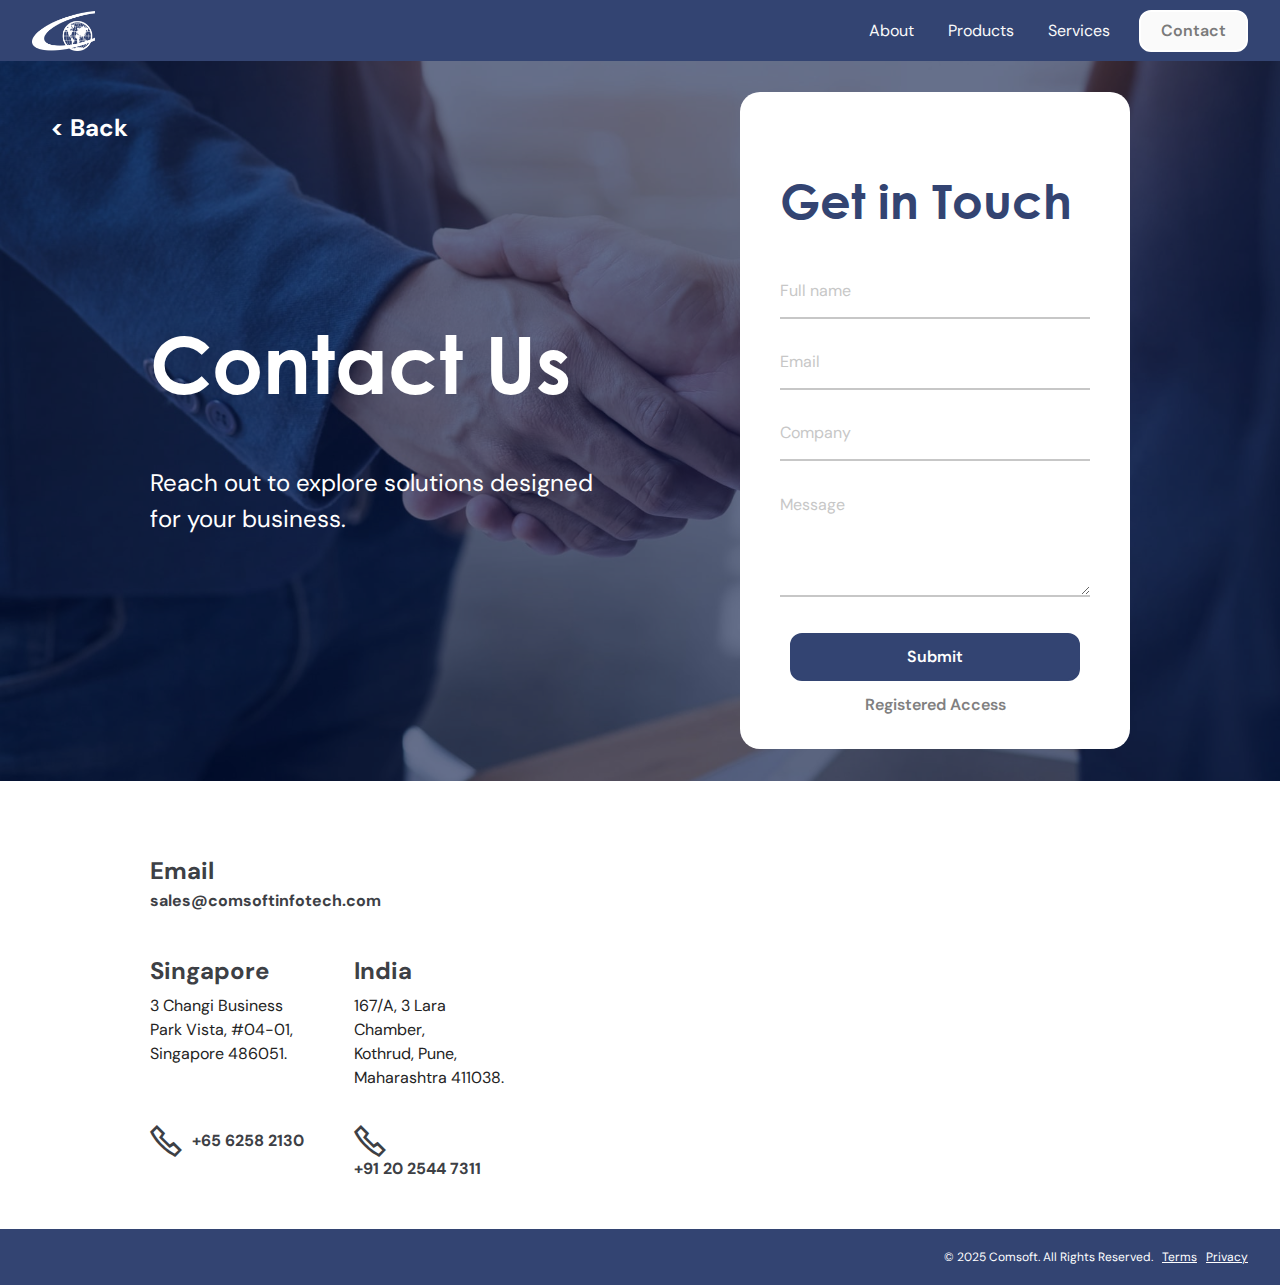
<file: contact.html>
<!DOCTYPE html>
<html  >
<head>
  
  <meta charset="UTF-8">
  <meta http-equiv="X-UA-Compatible" content="IE=edge">
  
  <meta name="viewport" content="width=device-width, initial-scale=1, minimum-scale=1">
  <link rel="shortcut icon" href="assets/images/comsoft-logomark-121x77.png" type="image/x-icon">
  <meta name="description" content="">
  
  
  <title>Contact</title>
  <link rel="stylesheet" href="assets/web/assets/mobirise-icons2/mobirise2.css">
  <link rel="stylesheet" href="assets/bootstrap/css/bootstrap.min.css">
  <link rel="stylesheet" href="assets/popup-overlay-plugin/style.css">
  <link rel="stylesheet" href="assets/dropdown/css/style.css">
  <link rel="stylesheet" href="assets/socicon/css/styles.css">
  <link rel="stylesheet" href="assets/theme/css/style.css">
    <link rel="stylesheet" href="assets/formstyler/jquery.formstyler.css">
  <link rel="stylesheet" href="assets/formstyler/jquery.formstyler.theme.css">
  <link href="assets/fonts/style.css" rel="stylesheet">
  <link rel="preload" href="https://fonts.googleapis.com/css?family=DM+Sans:100,200,300,400,500,600,700,800,900,100i,200i,300i,400i,500i,600i,700i,800i,900i&display=swap" as="style" onload="this.onload=null;this.rel='stylesheet'">
  <noscript><link rel="stylesheet" href="https://fonts.googleapis.com/css?family=DM+Sans:100,200,300,400,500,600,700,800,900,100i,200i,300i,400i,500i,600i,700i,800i,900i&display=swap"></noscript>
  <link rel="preload" as="style" href="assets/mobirise/css/mbr-additional.css?v=MyLYPn"><link rel="stylesheet" href="assets/mobirise/css/mbr-additional.css?v=MyLYPn" type="text/css">

    <script src="assets/web/assets/jquery/jquery.min.js"></script>
  <script>

 	function sendInfo(url){
			//e.preventDefault();
			$("#mail-status").hide();
			$('#send-message').hide();
			$.ajax({
				url: "contact.php",
				type: "POST",
				dataType:'json',
				data: {
				"name":$('input[name="name"]').val(),
				"email":$('input[name="txtEmail"]').val(),
				"company":$('input[name="company"]').val(),
				"content":$('textarea[name="content"]').val()},				
				success: function(response){
				console.log(response.text);
				$("#mail-status").show();
				if(response.type == "error") {
					var text = response.text;
					$('#send-message').show();
					$("#mail-status").attr("class","error");				
				} else if(response.type == "message"){
				var text = response.text;
				
				$("#mail-status").attr("class","error-success");
				$('#send-message').show();
				$('#loader-icon').hide();
				$("#mail-status").text(text);
				$("#name").val("");
				$("#company").val("");
				$("#txtEmail").val("");
				$("#content").val("");
				}
				$("#mail-status").text(response.text);	
			
				},
				error: function(){} 
			});
		}
		


function submitForm(){
	var flag = validations();

	console.log("flag==>"+flag);
	if(!flag){
		//e.preventDefault();

		$("#mail-status").hide();
		$('#send-message').hide();
		$('#loader-icon').show();
		
		var name= $('input[name="name"]').val();
		var email= $('input[name="txtEmail"]').val();
		var company= $('input[name="company"]').val();
		var content= $('textarea[name="content"]').val();
	
		
		 var url="name="+name +"&email="+email+"&content="+content+"&company="+company;
		//console.log("url=="+url);

		sendInfo(url);

	}
}


function validateEmail(field) {
 
	var regex = /^[_\.0-9a-zA-Z-]+@([0-9a-zA-Z][0-9a-zA-Z-]+\.)+[a-zA-Z]{2,6}$/;
    		    
    return (regex.test(field)) ? false : true;
}



function validations(){
	var empty = false;

	if($("#name").val() == ""){
		$("#errName").addClass("error-message invalid").css("display", "block");
		$("#errName").text("Please enter Full Name");
		empty = true;
	}
	else{
		$("#errName").text("");
		$("#errName").addClass("error-message invalid").css("display", "none");
	}

	if($("#txtEmail").val() == ""){
		$("#txtEmailErr").addClass("error-message invalid").css("display", "block");
		$("#txtEmailErr").text("Please enter Email");
		empty = true;
	}
	else{
		$("#txtEmailErr").text("");
		$("#txtEmailErr").addClass("error-message invalid").css("display", "none");
	}
		if($("#company").val() == ""){
		$("#txtCompanyErr").addClass("error-message invalid").css("display", "block");
		$("#txtCompanyErr").text("Please enter Company Name");
		empty = true;
	}
	else{
		$("#txtCompanyErr").text("");
		$("#txtCompanyErr").addClass("error-message invalid").css("display", "none");
	}

	if($("#content").val() == ""){
		$("#errContent").addClass("error-message invalid").css("display", "block");
		$("#errContent").text("Please enter Message");
		empty = true;
	}
	else{
		$("#errContent").text("");
		$("#errContent").addClass("error-message invalid").css("display", "none");
	}

	if($("#txtEmail").val() != ""){
		var suppEmailFlag = false;
		
		if($("#txtEmail").val().split(",").length > 0){
			for(var i=0; i <$("#txtEmail").val().split(",").length; i++){				
				if($("#txtEmail").val().split(",")[i] != ""){
					emailFlag = validateEmail($("#txtEmail").val().split(",")[i].trim());
					if(emailFlag){						
						suppEmailFlag = true;
						break;
					}
				}
			}
		}
		
		if(suppEmailFlag){
			$("#txtEmailErr").addClass("error-message invalid").css("display", "block");
	 		$("#txtEmailErr").text("Please enter valid Email ID");	 		
			empty = true;
			
		}
		else{
			$("#txtEmailErr").removeClass("error-message invalid").css("display", "none");
	 		$("#txtEmailErr").text("");	
		}
	}
	//console.log("empty111==>"+empty);

	return empty;
}





  </script>
  
</head>
<body>
  
  <section data-bs-version="5.1" class="menu menu01 identitym5 cid-uXepsjO3eB" once="menu" id="menu01-15">
    

    <nav class="navbar navbar-dropdown navbar-fixed-top navbar-expand-lg">
        <div class="content-wrap container-fluid">
            <div class="navbar-brand">
                <span class="navbar-logo">
                    <a href="index.html">
                        <img src="assets/images/comsoft-logomark-121x77.png" alt="" style="height: 2.5rem;">
                    </a>
                </span>
                
            </div>
            <button class="navbar-toggler" type="button" data-toggle="collapse" data-bs-toggle="collapse" data-target="#navbarSupportedContent" data-bs-target="#navbarSupportedContent" aria-controls="navbarNavAltMarkup" aria-expanded="false" aria-label="Toggle navigation">
                <div class="hamburger">
                    <span></span>
                    <span></span>
                    <span></span>
                    <span></span>
                </div>
            </button>
            <div class="collapse navbar-collapse" id="navbarSupportedContent">
                <ul class="navbar-nav nav-dropdown" data-app-modern-menu="true"><li class="nav-item"><a class="nav-link link text-white text-primary display-4" href="about.html">About</a></li>
                    <li class="nav-item"><a class="nav-link link text-white text-primary display-4" href="products.html">Products</a>
                    </li>
                    <li class="nav-item"><a class="nav-link link text-white text-primary display-4" href="services.html">Services</a>
                    </li></ul>
                
                <div class="navbar-buttons mbr-section-btn"><a class="btn btn-white display-4" href="contact.html">
                        Contact
                    </a></div>
            </div>
        </div>
    </nav>
</section>

<section data-bs-version="5.1" class="form01 neuralm5 cid-uXer9Xk58h" id="form01-19">
    

    
    <div class="mbr-overlay" style="opacity: 0.6; background-color: rgb(0, 16, 61);"></div>
    
    <div class="back-btn">        
        <p class="mbr-label mbr-fonts-style display-7">
            <a href="index.html" style="color: #ffffff !important;"><strong>&lt; Back</strong></a>
        </p>
    </div>

    <div class="page-style container-fluid">
        <div class="row content-wrapper">
            <div class="col-12 col-lg-7 card">
                <div class="title-wrapper">
                    
                    <h1 class="mbr-section-title mbr-fonts-style display-1">Contact Us</h1>
                    <div class="text-wrapper">
                        <p class="mbr-text mbr-fonts-style display-7">Reach out to explore solutions designed for your business.</p>
                    </div>
                </div>
            </div>
            <div class="col-12 col-lg-5 card">
                <div class="form-wrapper">
                    <div class="title-wrap">
                        <h2 class="mbr-title mbr-fonts-style display-2">
                            Get in Touch
                        </h2>
                        <p class="form-text mbr-fonts-style display-2">
                            Get in Touch</p>
                    </div>
                    <div class="mbr-form form-wrap" data-form-type="formoid">
                        <form action="https://mobirise.eu/" method="POST" class="mbr-form form-with-styler" data-form-title="Form Name"><input type="hidden" name="email" data-form-email="true" value="ZbqQkmnXJwrxDMxJRZgnX1/Om+DR54YTmccRRcyzWUHO/EfUKJ1+4OIHDvDmUathkCzFw5HUfbF4ZzVSPE9V5MmvTtoP5TOCWuw+1A/i8oSbILvmYQzgrZwoCPE1ilp+.XgHqI20Mk133Toa9XJs/jhxcapdA09p6ZdWgBTrtfzN6oj2HqDIF6LcekYD4PFtlA3zLsobykCSJFiM99/2okrs0NE2712qBnZFaIS0W00Q1tSaQNlvpzQakwGl7Rs53">
                            <div class="row">
                                <div hidden="hidden" data-form-alert="" class="alert alert-success col-12">Thanks for
                                    filling out the form!</div>
                                <div hidden="hidden" data-form-alert-danger="" class="alert alert-danger col-12"> Oops...!
                                    some problem!
                                </div>
                            </div>
  
                            <div class="dragArea row">
                                <div class="col-lg-12 col-md-12 col-sm-12 form-group mb-3 mb-3 mb-3 mb-3" data-for="name">
                                    <input type="text" name="name"  id="name" placeholder="Full name" data-form-field="name" class="form-control display-7" value="" id="name-form01-19"><label id="errName" for="errName" style="display:none;" class="error-span"></label> 
                                </div>
                                <div class="col-lg-12 col-md-12 col-sm-12 form-group mb-3 mb-3" data-for="email">
                                    <input type="email" name="txtEmail" id="txtEmail" placeholder="Email" data-form-field="Email" class="form-control display-7" value="" id="email1-form01-19"><label id="txtEmailErr" for="txtEmailErr" style="display:none;" class="error-span"></label>
                                </div>
                                <div data-for="company" class="col-lg-12 col-md-12 col-sm-12 form-group mb-3 mb-3 mb-3 mb-3">
                                    <input type="company" name="company" id="company" placeholder="Company" data-form-field="company" class="form-control display-7" value="" id="company-form01-19"><label id="txtCompanyErr" for="txtCompanyErr" style="display:none;" class="error-span"></label> 
                                </div>
                                <div data-for="textarea" class="col-lg-12 col-md-12 col-sm-12 form-group mb-3 mb-3 mb-3 mb-3">
                                <textarea name="textarea" name="content" id="content" placeholder="Message" data-form-field="textarea" class="form-control display-7" id="textarea-form01-19"></textarea><label id="errContent" for="errContent" style="display:none;" class="error-span"></label> 
                                </div>
								 <div data-for="status" class="col-lg-12 form-group">
							<div id="mail-status"></div>
							 <div id="loader-icon" style="display:none;">
						 <img src="img/loader.gif" /></div> 
						</div>
						 
						
                                <div class="col-md-auto col mbr-section-btn"><a class="btn btn-primary display-4" href="#" style="padding:0.6rem 1.2rem !important;" onclick="submitForm()">Submit</a> <a class="btn btn-secondary display-4" href="#" style="padding:0.6rem 1.2rem !important;" data-toggle="modal" data-bs-toggle="modal" data-target="#mbr-popup-2o" data-bs-target="#mbr-popup-2o">Registered Access</a></div>
                            </div>
                        </form>
                    </div>
                </div>
            </div>
        </div>
    </div>
</section>

<section data-bs-version="5.1" class="map1 deepm5 cid-uXevSuonq8" id="map1-1a">

    

    
    

    <div class="container-fluid">
        <div class="row">
            
            <div class="page-style col-12 col-lg-5" style="padding-left:50px;">
                <div class="title-wrapper">
                    <h3 class="mbr-section-title mbr-fonts-style display-7"><br><br>
                        <strong>Email</strong></h3><h3 class="mbr-section-title mbr-fonts-style display-4">
                        <strong>sales@comsoftinfotech.com</strong></h3>
                </div>
                <div class="address-wrapper">
                    <div class="text-wrapper">
                        
                        <div class="text-wrap">
                            <h4 class="mbr-section-subtitle mbr-fonts-style display-7">
                                <strong>Singapore</strong></h4>
                            <p class="mbr-text mbr-fonts-style display-4">
                                3 Changi Business Park Vista, #04-01, Singapore 486051.
                            </p>
                        </div>
                    </div>
                    <div class="text-wrapper">
                        
                        <div class="text-wrap">
                            <h4 class="mbr-section-subtitle mbr-fonts-style display-7">
                                <strong>India</strong></h4>
                            <p class="mbr-text mbr-fonts-style display-4">167/A, 3 Lara Chamber,&nbsp; Kothrud,&nbsp;Pune, Maharashtra 411038.</p>
                        </div>
                    </div>
                </div>
                <div class="links-wrapper">
                    <div class="links-wrap">
                        <a href="#">
                            <span class="mbr-iconfont mobi-mbri-phone mobi-mbri"></span>
                            <p class="mbr-email mbr-fonts-style display-4"><strong>+65 6258 2130</strong></p>
                        </a>
                    </div>
                    <div class="links-wrap">
                        <a href="#">
                            <span class="mbr-iconfont mobi-mbri-phone mobi-mbri"></span>
                            <p class="mbr-phone mbr-fonts-style display-4">
                                <strong>+91 20 2544 7311</strong></p>
                        </a>
                        
                        <br><br>
                    </div>
                </div>
            </div>
            <div class="col-12 col-lg-7" style="padding: 0px !important;">
                <div class="map-wrapper" style="height: 100%;">
                    <div class="google-map" style="height: 100%;"><iframe frameborder="0" style="border:0" src="https://www.google.com/maps/embed/v1/place?key=AIzaSyB7QWkvlxV39ZsyKvhZRjPGVqlJFvxxNkw&amp;q=3 Changi Business Park Vista, #04-01, Singapore 486051." allowfullscreen=""></iframe></div>
                </div>
            </div>
        </div>
    </div>
</section>

<section data-bs-version="5.1" class="footer01 tokenm5 cid-uXepsl5FXp" once="footers" id="footer01-18">
    

    
    

    <div class="container-fluid">
        <div class="row flex-row-reverse">
            
            <div class="col-12 col-lg-12 card">
                <p class="mbr-copy mbr-fonts-style display-4" style="font-size:12px !important;">
                    © 2025 Comsoft. All Rights Reserved. &nbsp;&nbsp;<a href="terms.html" style="color:#fff;"><u>Terms</u></a>  &nbsp;&nbsp;<a href="privacy.html" style="color:#fff;"><u>Privacy</u></a></p>
            </div>
        </div>
    </div>
</section>

<div class="modal mbr-popup cid-uXurrWovin fade" tabindex="-1" role="dialog" data-overlay-color="#000000" data-overlay-opacity="0.8" id="mbr-popup-2o" aria-hidden="true">
        <div class="modal-dialog modal-dialog-centered" role="document">
            <div class="modal-content">
                <div class="container position-static margin-center-pos">
                    <div class="modal-header">
                        <h5 class="modal-title mbr-fonts-style display-5">Registered User Access</h5>
                        <button type="button" class="close d-flex" data-dismiss="modal" data-bs-dismiss="modal" aria-label="Close">
                            <svg version="1.1" xmlns="http://www.w3.org/2000/svg" width="23" height="23" viewBox="0 0 23 23" fill="currentColor">
                                <path d="M13.4 12l10.3 10.3-1.4 1.4L12 13.4 1.7 23.7.3 22.3 10.6 12 .3 1.7 1.7.3 12 10.6 22.3.3l1.4 1.4L13.4 12z">
                                </path>
                            </svg>
                        </button>
                    </div>

                    <div class="modal-body">
                       
                        <div>
                            <div class="form-wrapper" data-form-type="formoid">
                                <form action="https://mobirise.eu/" method="POST" class="mbr-form form-with-styler" data-form-title="Mobirise Form"><input type="hidden" name="email" data-form-email="true" value="pLZWXo1kdIkS869JwswfUBIo2NmMg2c+jcJyW9mmE7vy8oXHXnjM7ieLYJy1bqJ7UuprEFc6h4j/Rew5SQFE19y9e6bv1YLLAQNwCeZ2hcuSe/36oPskvnHAbLe3UVOA.Eij8gH7nqURoxlzZ353WzBdht4ax+uKXFFbg0xJ7F0921WiyfiCiZBKkRx1TiLLxwc/OLfJcvgs2IOrAwSfa35buYR0khpGwmQKPSQ+ox7LdxmAwOBuFLVQ7+ZbU2l2x">
                                    <div class="container">
                                        <div class="row">
                                            <div hidden="hidden" data-form-alert="" class="alert alert-success col-12"></div>
                                            <div hidden="hidden" data-form-alert-danger="" class="alert alert-danger col-12">
                                            </div>
                                        </div>
                                        <div class="row form-content">
                                            
                                            
                                            <div class="form-group col" data-for="username">
                                                <input type="text" name="username" placeholder="username" data-form-field="username" required="required" class="form-control display-7" id="username-mbr-popup-2o">
                                               
                                            </div>
                                             <div class="form-group col" data-for="password">
                                                
                                                <input type="password" name="password" placeholder="password" data-form-field="password" required="required" class="form-control display-7" id="password-mbr-popup-2o">
                                            </div>
                                            <div class="col-md-auto input-group-btn">
                                                <a href="#" class="btn btn-primary display-4">Submit</a>
                                            </div>
                                        </div>
                                    </div>
                                </form>
                            </div>
                        </div>
                    </div>

                    <div class="modal-footer pt-0">
                        <p class="mbr-text mbr-fonts-style display-4">
                        Forgot Password?  If you need password assistance, please send an email with your official profile to support@comsoftinfotech.com 
                            </p>
                        
                       
                    </div>
                </div>
            </div>
        </div>
    </div>


<script src="assets/bootstrap/js/bootstrap.bundle.min.js"></script>
  <script src="assets/smoothscroll/smooth-scroll.js"></script>
  <script src="assets/ytplayer/index.js"></script>
  <script src="assets/dropdown/js/navbar-dropdown.js"></script>
  <script src="assets/popup-plugin/script.js"></script>
  <script src="assets/popup-overlay-plugin/script.js"></script>
  <script src="assets/theme/js/script.js"></script>
  <script src="assets/formoid/formoid.min.js"></script>
  
  
  
 <div id="scrollToTop" class="scrollToTop mbr-arrow-up"><a style="text-align: center;"><i class="mbr-arrow-up-icon mbr-arrow-up-icon-cm cm-icon cm-icon-smallarrow-up"></i></a></div>
  </body>
</html>
</file>
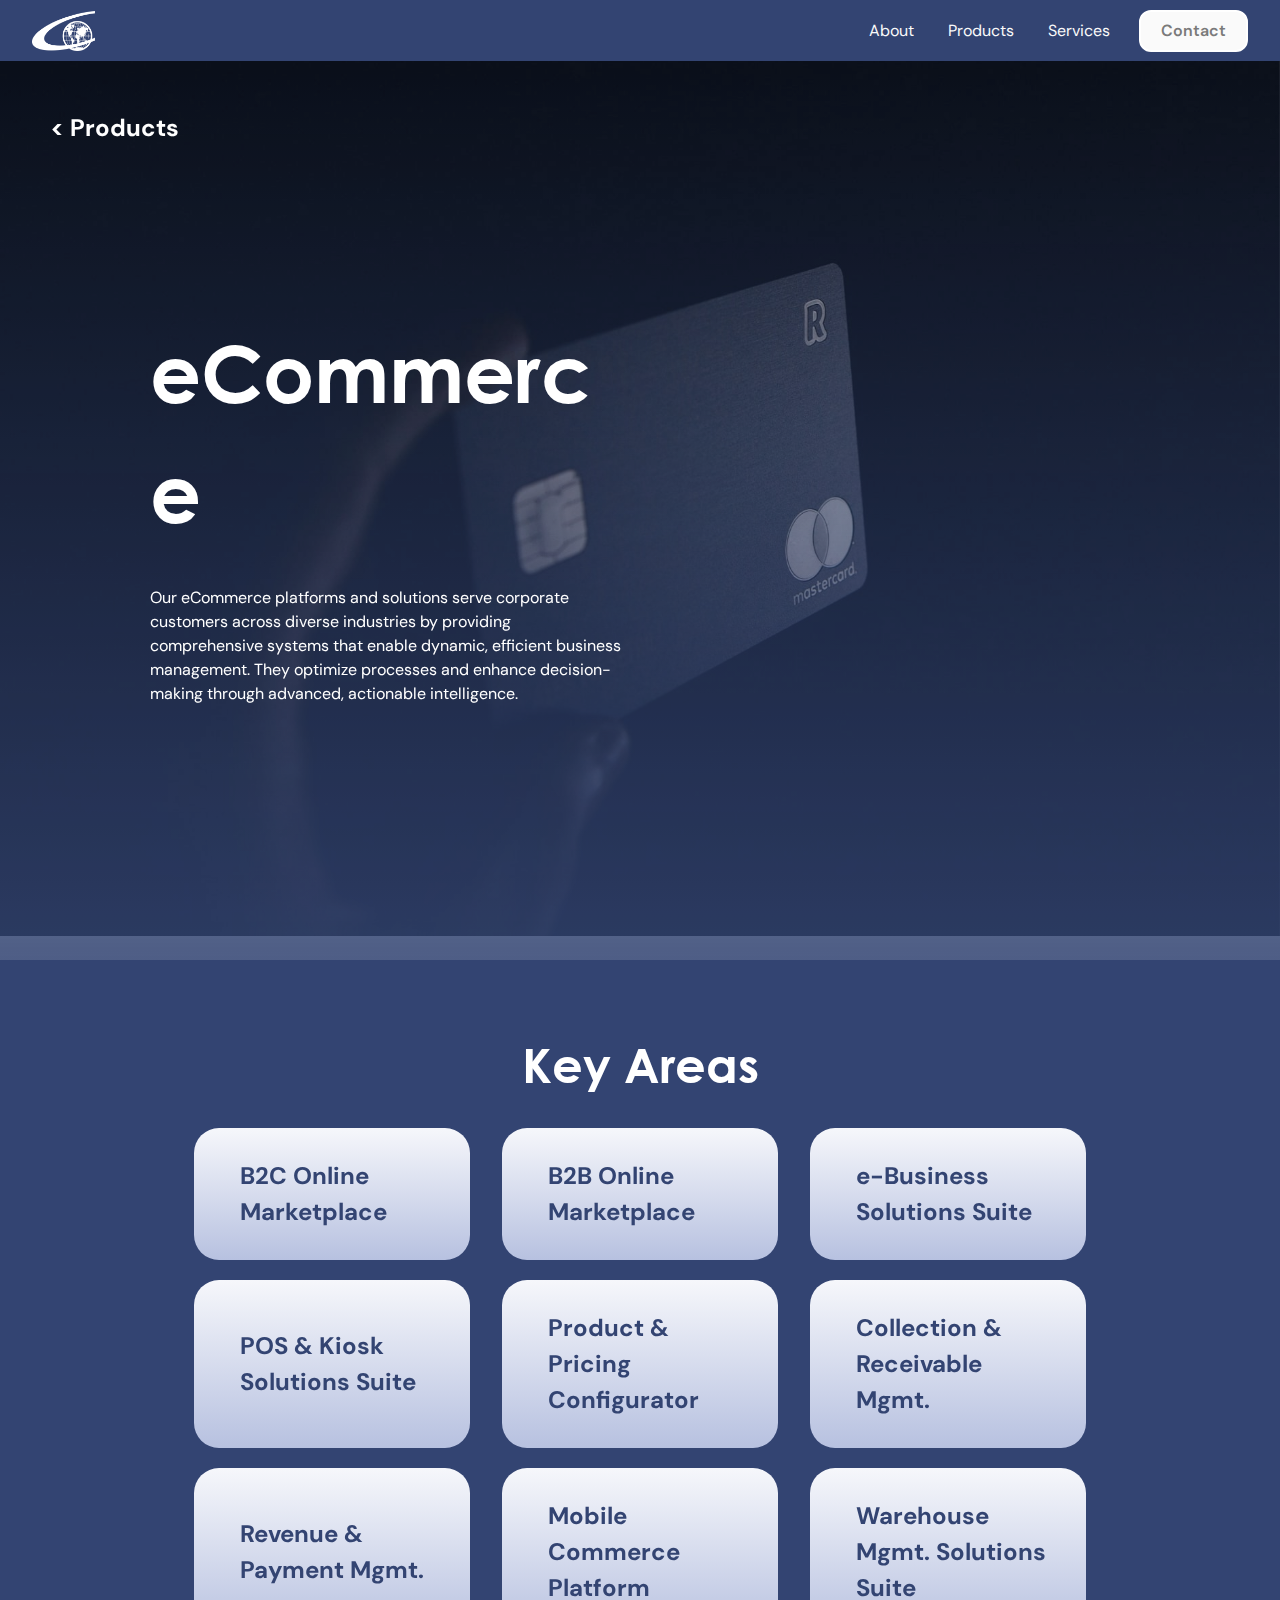
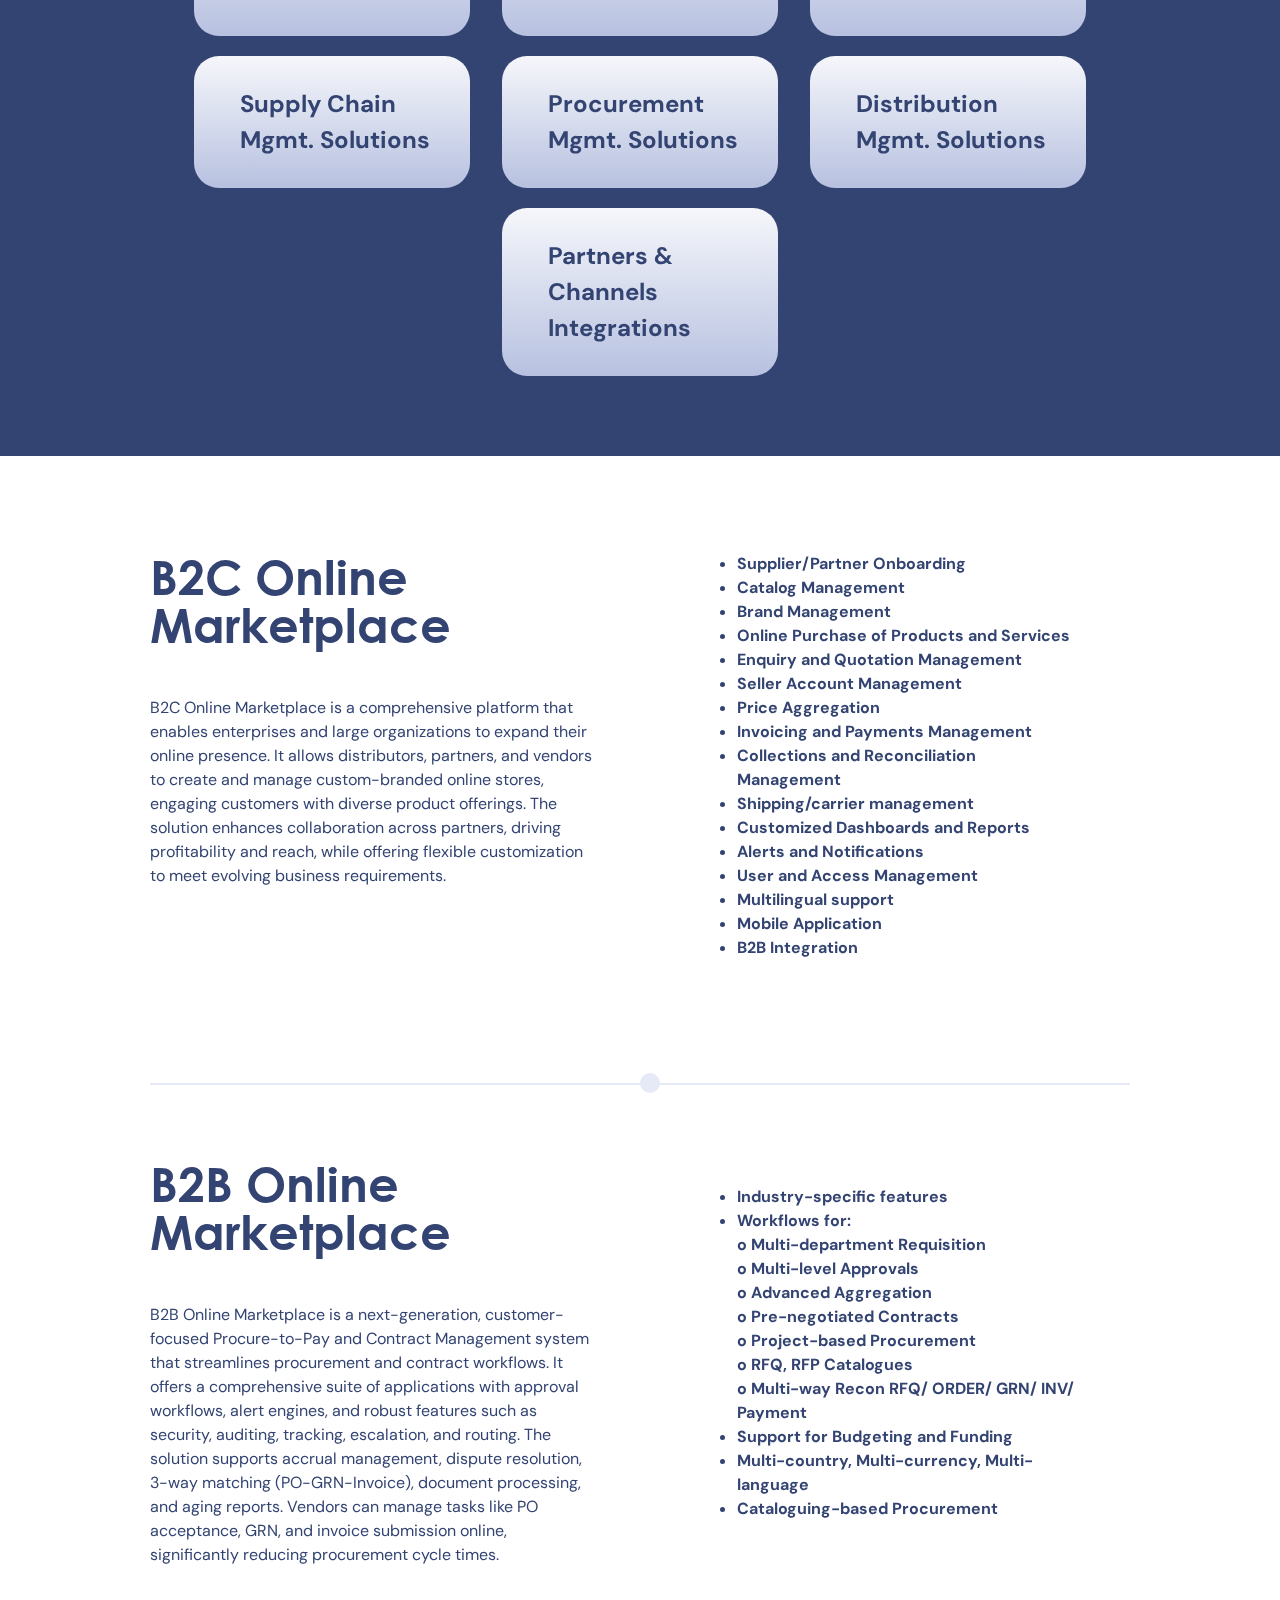
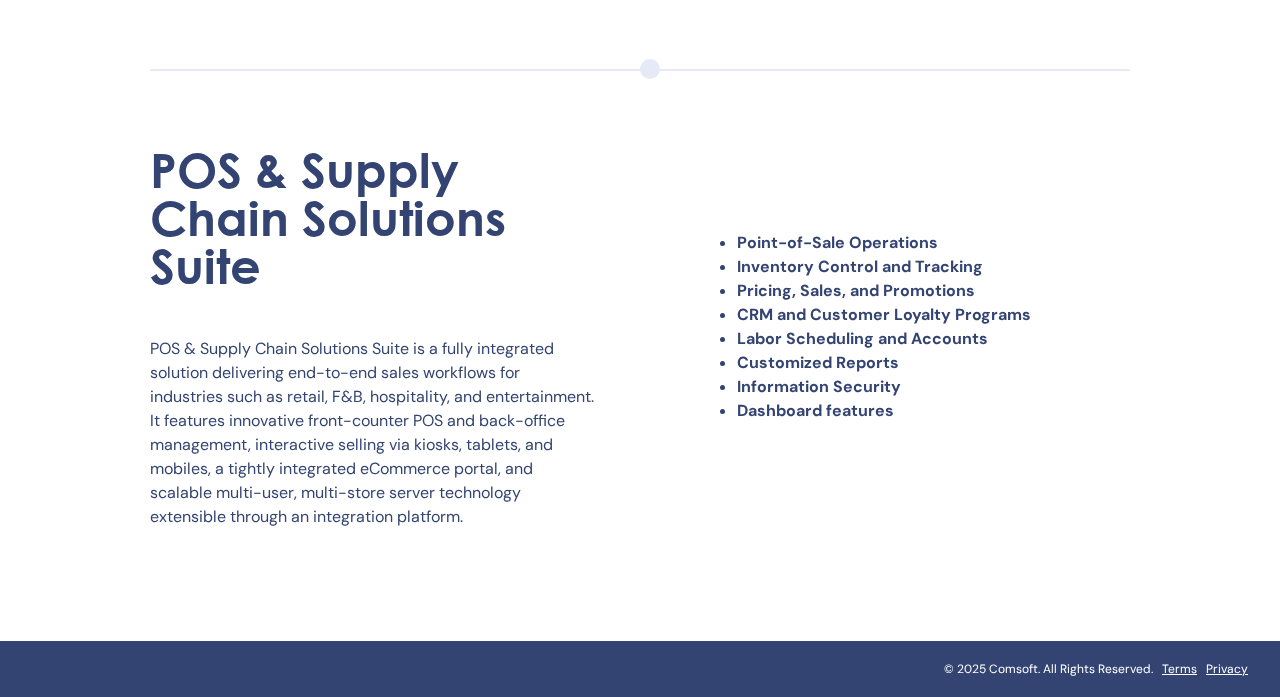
<file: ecommerce.html>
<!DOCTYPE html>
<html  >
<head>
  
  <meta charset="UTF-8">
  <meta http-equiv="X-UA-Compatible" content="IE=edge">
  
  <meta name="viewport" content="width=device-width, initial-scale=1, minimum-scale=1">
  <link rel="shortcut icon" href="assets/images/comsoft-logomark-121x77.png" type="image/x-icon">
  <meta name="description" content="">
  
  
  <title>eCommerce</title>
  <link rel="stylesheet" href="assets/web/assets/mobirise-icons2/mobirise2.css">
  <link rel="stylesheet" href="assets/bootstrap/css/bootstrap.min.css">
  <link rel="stylesheet" href="assets/parallax/jarallax.css">
  <link rel="stylesheet" href="assets/popup-overlay-plugin/style.css">
  <link rel="stylesheet" href="assets/dropdown/css/style.css">
  <link rel="stylesheet" href="assets/socicon/css/styles.css">
  <link rel="stylesheet" href="assets/theme/css/style.css">
  <link href="assets/fonts/style.css" rel="stylesheet">
  <link rel="preload" href="https://fonts.googleapis.com/css?family=DM+Sans:100,200,300,400,500,600,700,800,900,100i,200i,300i,400i,500i,600i,700i,800i,900i&display=swap" as="style" onload="this.onload=null;this.rel='stylesheet'">
  <noscript><link rel="stylesheet" href="https://fonts.googleapis.com/css?family=DM+Sans:100,200,300,400,500,600,700,800,900,100i,200i,300i,400i,500i,600i,700i,800i,900i&display=swap"></noscript>
  <link rel="preload" as="style" href="assets/mobirise/css/mbr-additional.css?v=wU8V87"><link rel="stylesheet" href="assets/mobirise/css/mbr-additional.css?v=wU8V87" type="text/css">

  
  
  
</head>
<body>
  
  <section data-bs-version="5.1" class="menu menu01 identitym5 cid-uXeNYEWvv4" once="menu" id="menu01-1b">
    

    <nav class="navbar navbar-dropdown navbar-fixed-top navbar-expand-lg">
        <div class="content-wrap container-fluid">
            <div class="navbar-brand">
                <span class="navbar-logo">
                    <a href="index.html">
                        <img src="assets/images/comsoft-logomark-121x77.png" alt="" style="height: 2.5rem;">
                    </a>
                </span>
                
            </div>
            <button class="navbar-toggler" type="button" data-toggle="collapse" data-bs-toggle="collapse" data-target="#navbarSupportedContent" data-bs-target="#navbarSupportedContent" aria-controls="navbarNavAltMarkup" aria-expanded="false" aria-label="Toggle navigation">
                <div class="hamburger">
                    <span></span>
                    <span></span>
                    <span></span>
                    <span></span>
                </div>
            </button>
            <div class="collapse navbar-collapse" id="navbarSupportedContent">
                <ul class="navbar-nav nav-dropdown" data-app-modern-menu="true"><li class="nav-item"><a class="nav-link link text-white text-primary display-4" href="about.html">About</a></li>
                    <li class="nav-item"><a class="nav-link link text-white text-primary display-4" href="products.html">Products</a>
                    </li>
                    <li class="nav-item"><a class="nav-link link text-white text-primary display-4" href="services.html">Services</a>
                    </li></ul>
                
                <div class="navbar-buttons mbr-section-btn"><a class="btn btn-white display-4" href="contact.html">
                        Contact
                    </a></div>
            </div>
        </div>
    </nav>
</section>

<section data-bs-version="5.1" class="header02 strengthm5 cid-uXeNYGdi6A mbr-fullscreen mbr-parallax-background" id="header02-1c">
    

    
    <div class="mbr-overlay" style="opacity: 0.2; background-color: rgb(51, 68, 114);"></div>
    <div class="back-btn">        
        <p class="mbr-label mbr-fonts-style display-7">
            <a href="products.html" style="color: #ffffff !important;"><strong>&lt; Products</strong></a>
        </p>
    </div>
    <div class="page-style container-fluid">
        <div class="row">
            <div class="col-12 col-lg-6">
                <div class="content-wrapper">
                    
                    <h1 class="mbr-section-title mbr-fonts-style display-1"><strong>eCommerce</strong></h1>
                    <p class="mbr-text mbr-fonts-style display-4">
                        Our eCommerce platforms and solutions serve corporate customers across diverse industries by providing comprehensive systems that enable dynamic, efficient business management. They optimize processes and enhance decision-making through advanced, actionable intelligence.
                    </p>
                    
                </div>
            </div>
        </div>
    </div>
</section>

<section data-bs-version="5.1" class="features10 programm5 cid-uXeNYHdJAq" id="features10-1d">

    

    
    

    <div class="container-fluid">
        <div class="row key-areas">
            <div class="col-12 col-lg-10">
                <div class="title-wrapper">
                    <h1 class="mbr-section-title mbr-fonts-style display-2">Key Areas</h1>
                </div>
            </div>
            <div class="col-12 col-lg-3 card">
                <div class="card-wrapper">
                    <div class="icon-wrapper">
                        
                    </div>
                    <h3 class="mbr-card-title mbr-fonts-style display-7"><strong>B2C Online Marketplace</strong></h3>
                </div>
            </div>
            <div class="col-12 col-lg-3 card">
                <div class="card-wrapper">
                    <div class="icon-wrapper">
                        
                    </div>
                    <h3 class="mbr-card-title mbr-fonts-style display-7"><strong>B2B Online Marketplace</strong></h3>
                </div>
            </div>
            <div class="col-12 col-lg-3 card">
                <div class="card-wrapper">
                    <div class="icon-wrapper">
                        
                    </div>
                    <h3 class="mbr-card-title mbr-fonts-style display-7"><strong>e-Business Solutions Suite</strong></h3>
                </div>
            </div>
        </div>
        <div class="row key-areas">
            
            <div class="col-12 col-lg-3 card">
                <div class="card-wrapper">
                    <div class="icon-wrapper">
                        
                    </div>
                    <h3 class="mbr-card-title mbr-fonts-style display-7"><strong>POS &amp; Kiosk Solutions Suite</strong></h3>
                </div>
            </div>
            <div class="col-12 col-lg-3 card">
                <div class="card-wrapper">
                    <div class="icon-wrapper">
                        
                    </div>
                    <h3 class="mbr-card-title mbr-fonts-style display-7"><strong>Product &amp; Pricing Configurator&nbsp;</strong></h3>
                </div>
            </div>
            <div class="col-12 col-lg-3 card">
                <div class="card-wrapper">
                    <div class="icon-wrapper">
                        
                    </div>
                    <h3 class="mbr-card-title mbr-fonts-style display-7"><strong>Collection &amp; Receivable Mgmt.</strong></h3>
                </div>
            </div>
        </div>
        <div class="row key-areas">
            
            <div class="col-12 col-lg-3 card">
                <div class="card-wrapper">
                    <div class="icon-wrapper">
                        
                    </div>
                    <h3 class="mbr-card-title mbr-fonts-style display-7"><strong>Revenue &amp; Payment Mgmt.</strong></h3>
                </div>
            </div>
            <div class="col-12 col-lg-3 card">
                <div class="card-wrapper">
                    <div class="icon-wrapper">
                        
                    </div>
                    <h3 class="mbr-card-title mbr-fonts-style display-7"><strong>Mobile Commerce Platform</strong></h3>
                </div>
            </div>
            <div class="col-12 col-lg-3 card">
                <div class="card-wrapper">
                    <div class="icon-wrapper">
                        
                    </div>
                    <h3 class="mbr-card-title mbr-fonts-style display-7"><strong>Warehouse Mgmt. Solutions Suite</strong></h3>
                </div>
            </div>
        </div>
        <div class="row key-areas">
            
            <div class="col-12 col-lg-3 card">
                <div class="card-wrapper">
                    <div class="icon-wrapper">
                        
                    </div>
                    <h3 class="mbr-card-title mbr-fonts-style display-7"><strong>Supply Chain Mgmt. Solutions</strong></h3>
                </div>
            </div>
            <div class="col-12 col-lg-3 card">
                <div class="card-wrapper">
                    <div class="icon-wrapper">
                        
                    </div>
                    <h3 class="mbr-card-title mbr-fonts-style display-7"><strong>Procurement Mgmt. Solutions&nbsp;</strong></h3>
                </div>
            </div>
            <div class="col-12 col-lg-3 card">
                <div class="card-wrapper">
                    <div class="icon-wrapper">
                        
                    </div>
                    <h3 class="mbr-card-title mbr-fonts-style display-7"><strong>Distribution Mgmt. Solutions</strong></h3>
                </div>
            </div>
        </div>
        <div class="row">
            
            <div class="col-12 col-lg-3 card">
                <div class="card-wrapper">
                    <div class="icon-wrapper">
                        
                    </div>
                    <h3 class="mbr-card-title mbr-fonts-style display-7"><strong>Partners &amp; Channels Integrations&nbsp;</strong></h3>
                </div>
            </div>
            
        </div>
    </div>
</section>

<section data-bs-version="5.1" class="list03 authorm5 cid-uXeNYIlr3b" style="background-color: #ffffff; " id="list03-1e">

    

    
    
    <div class="page-style container-fluid">
        <div class="row">
            
            <div class="col-12 col-lg-10">
                <div class="title-wrapper">
                    
                </div>
            </div>
            <div class="col-12 col-lg-6">
                <div class="subtitle-wrapper">
                    <h1 class="mbr-section-subtitle mbr-fonts-style display-2">B2C Online Marketplace<br><br></h1>
                        
                        <p class="mbr-text mbr-fonts-style display-4">B2C Online Marketplace is a comprehensive platform that enables enterprises and large organizations to expand their online presence. It allows distributors, partners, and vendors to create and manage custom-branded online stores, engaging customers with diverse product offerings. The solution enhances collaboration across partners, driving profitability and reach, while offering flexible customization to meet evolving business requirements.</p>
                        
                </div>
            </div>
            <div class="col-12 col-lg-6" style="justify-content: center;display: flex;">
                <div class="lists-wrapper ai-list">
                    
                    
                    <ul class="list1 mbr-fonts-style display-4">
                        <li class="item-wrap"><strong>Supplier/Partner Onboarding
</strong></li><li class="item-wrap"><strong>Catalog Management
</strong></li><li class="item-wrap"><strong>Brand Management
</strong></li><li class="item-wrap"><strong>Online Purchase of Products and Services
</strong></li><li class="item-wrap"><strong>Enquiry and Quotation Management
</strong></li><li class="item-wrap"><strong>Seller Account Management
</strong></li><li class="item-wrap"><strong>Price Aggregation
</strong></li><li class="item-wrap"><strong>Invoicing and Payments Management
</strong></li><li class="item-wrap"><strong>Collections and Reconciliation Management
</strong></li><li class="item-wrap"><strong>Shipping/carrier management
</strong></li><li class="item-wrap"><strong>Customized Dashboards and Reports
</strong></li><li class="item-wrap"><strong>Alerts and Notifications
</strong></li><li class="item-wrap"><strong>User and Access Management
</strong></li><li class="item-wrap"><strong>Multilingual support
</strong></li><li class="item-wrap"><strong>Mobile Application
</strong></li><li class="item-wrap"><strong>B2B Integration</strong></li>
                    </ul>
                </div>
            </div>
        </div>
    </div>
</section>

<section data-bs-version="5.1" class="list03 authorm5 cid-uXeNYJhj9l" style="background-color: #ffffff; padding-top: 0rem !important;" id="list03-1f">

    

    
    
    <div class="page-style container-fluid">
        <div class="row">
            <div class="col-12 col-lg-12 align-left">
                <div class="horizontal-line">
                    <div class="circle">
                    </div>
                </div>
                <br>
            </div>
            <div class="col-12 col-lg-10">
                <div class="title-wrapper">
                    
                </div>
            </div>
            <div class="col-12 col-lg-6">
                <div class="subtitle-wrapper">
                    <h1 class="mbr-section-subtitle mbr-fonts-style display-2">B2B Online Marketplace<br><br></h1>
                        
                        <p class="mbr-text mbr-fonts-style display-4">B2B Online Marketplace is a next-generation, customer-focused Procure-to-Pay and Contract Management system that streamlines procurement and contract workflows. It offers a comprehensive suite of applications with approval workflows, alert engines, and robust features such as security, auditing, tracking, escalation, and routing. The solution supports accrual management, dispute resolution, 3-way matching (PO-GRN-Invoice), document processing, and aging reports. Vendors can manage tasks like PO acceptance, GRN, and invoice submission online, significantly reducing procurement cycle times.<br></p>
                        
                </div>
            </div>
            <div class="col-12 col-lg-6" style="justify-content: center;display: flex;">
                <div class="lists-wrapper ai-list">
                    
                    
                    <ul class="list1 mbr-fonts-style display-4">
                        <li class="item-wrap"><strong>Industry-specific features
</strong></li><li class="item-wrap"><strong>Workflows for: <br>
                        o Multi-department Requisition<br>
o Multi-level Approvals<br>
o Advanced Aggregation<br>
o Pre-negotiated Contracts<br>
o Project-based Procurement<br>
o RFQ, RFP Catalogues<br>
o Multi-way Recon RFQ/ ORDER/ GRN/ INV/ Payment<br>
</strong></li><li class="item-wrap"><strong style="font-size: 1rem;"><span style="font-size: 1rem;"><b>Support for Budgeting and Funding</b></span></strong><br></li><li class="item-wrap"><strong>Multi-country, Multi-currency, Multi-language
</strong></li><li class="item-wrap"><strong>Cataloguing-based Procurement</strong></li>
                    </ul>
                </div>
            </div>
        </div>
    </div>
</section>

<section data-bs-version="5.1" class="list03 authorm5 cid-uXeNYKn9Sx" style="background-color: #ffffff; padding-top: 0rem !important;" id="list03-1g">

    

    
    
    <div class="page-style container-fluid">
        <div class="row">
            <div class="col-12 col-lg-12 align-left">
                <div class="horizontal-line">
                    <div class="circle">
                    </div>
                </div>
                <br>
            </div>
            <div class="col-12 col-lg-10">
                <div class="title-wrapper">
                    
                </div>
            </div>
            <div class="col-12 col-lg-6">
                <div class="subtitle-wrapper">
                    <h1 class="mbr-section-subtitle mbr-fonts-style display-2">POS &amp; Supply Chain Solutions Suite<br><br></h1>
                        
                        <p class="mbr-text mbr-fonts-style display-4">POS &amp; Supply Chain Solutions Suite is a fully integrated solution delivering end-to-end sales workflows for industries such as retail, F&amp;B, hospitality, and entertainment. It features innovative front-counter POS and back-office management, interactive selling via kiosks, tablets, and mobiles, a tightly integrated eCommerce portal, and scalable multi-user, multi-store server technology extensible through an integration platform.&nbsp;<br></p>
                        
                </div>
            </div>
            <div class="col-12 col-lg-6" style="justify-content: center;display: flex;">
                <div class="lists-wrapper ai-list">
                    
                    
                    <ul class="list1 mbr-fonts-style display-4">
                        <li class="item-wrap"><strong>Point-of-Sale Operations
</strong></li><li class="item-wrap"><strong>Inventory Control and Tracking
</strong></li><li class="item-wrap"><strong>Pricing, Sales, and Promotions
</strong></li><li class="item-wrap"><strong>CRM and Customer Loyalty Programs
</strong></li><li class="item-wrap"><strong>Labor Scheduling and Accounts
</strong></li><li class="item-wrap"><strong>Customized Reports
</strong></li><li class="item-wrap"><strong>Information Security
</strong></li><li class="item-wrap"><strong>Dashboard features</strong></li>
                    </ul>
                </div>
            </div>
        </div>
    </div>
</section>

<section data-bs-version="5.1" class="footer01 tokenm5 cid-uXeNYOKvs8" once="footers" id="footer01-1k">
    

    
    

    <div class="container-fluid">
        <div class="row flex-row-reverse">
            
            <div class="col-12 col-lg-12 card">
                <p class="mbr-copy mbr-fonts-style display-4" style="font-size:12px !important;">
                    © 2025 Comsoft. All Rights Reserved. &nbsp;&nbsp;<a href="terms.html" style="color:#fff;"><u>Terms</u></a>  &nbsp;&nbsp;<a href="privacy.html" style="color:#fff;"><u>Privacy</u></a></p>
            </div>
        </div>
    </div>
</section>


<script src="assets/bootstrap/js/bootstrap.bundle.min.js"></script>
  <script src="assets/parallax/jarallax.js"></script>
  <script src="assets/smoothscroll/smooth-scroll.js"></script>
  <script src="assets/ytplayer/index.js"></script>
  <script src="assets/dropdown/js/navbar-dropdown.js"></script>
  <script src="assets/theme/js/script.js"></script>
  
  
  
 <div id="scrollToTop" class="scrollToTop mbr-arrow-up"><a style="text-align: center;"><i class="mbr-arrow-up-icon mbr-arrow-up-icon-cm cm-icon cm-icon-smallarrow-up"></i></a></div>
  </body>
</html>
</file>
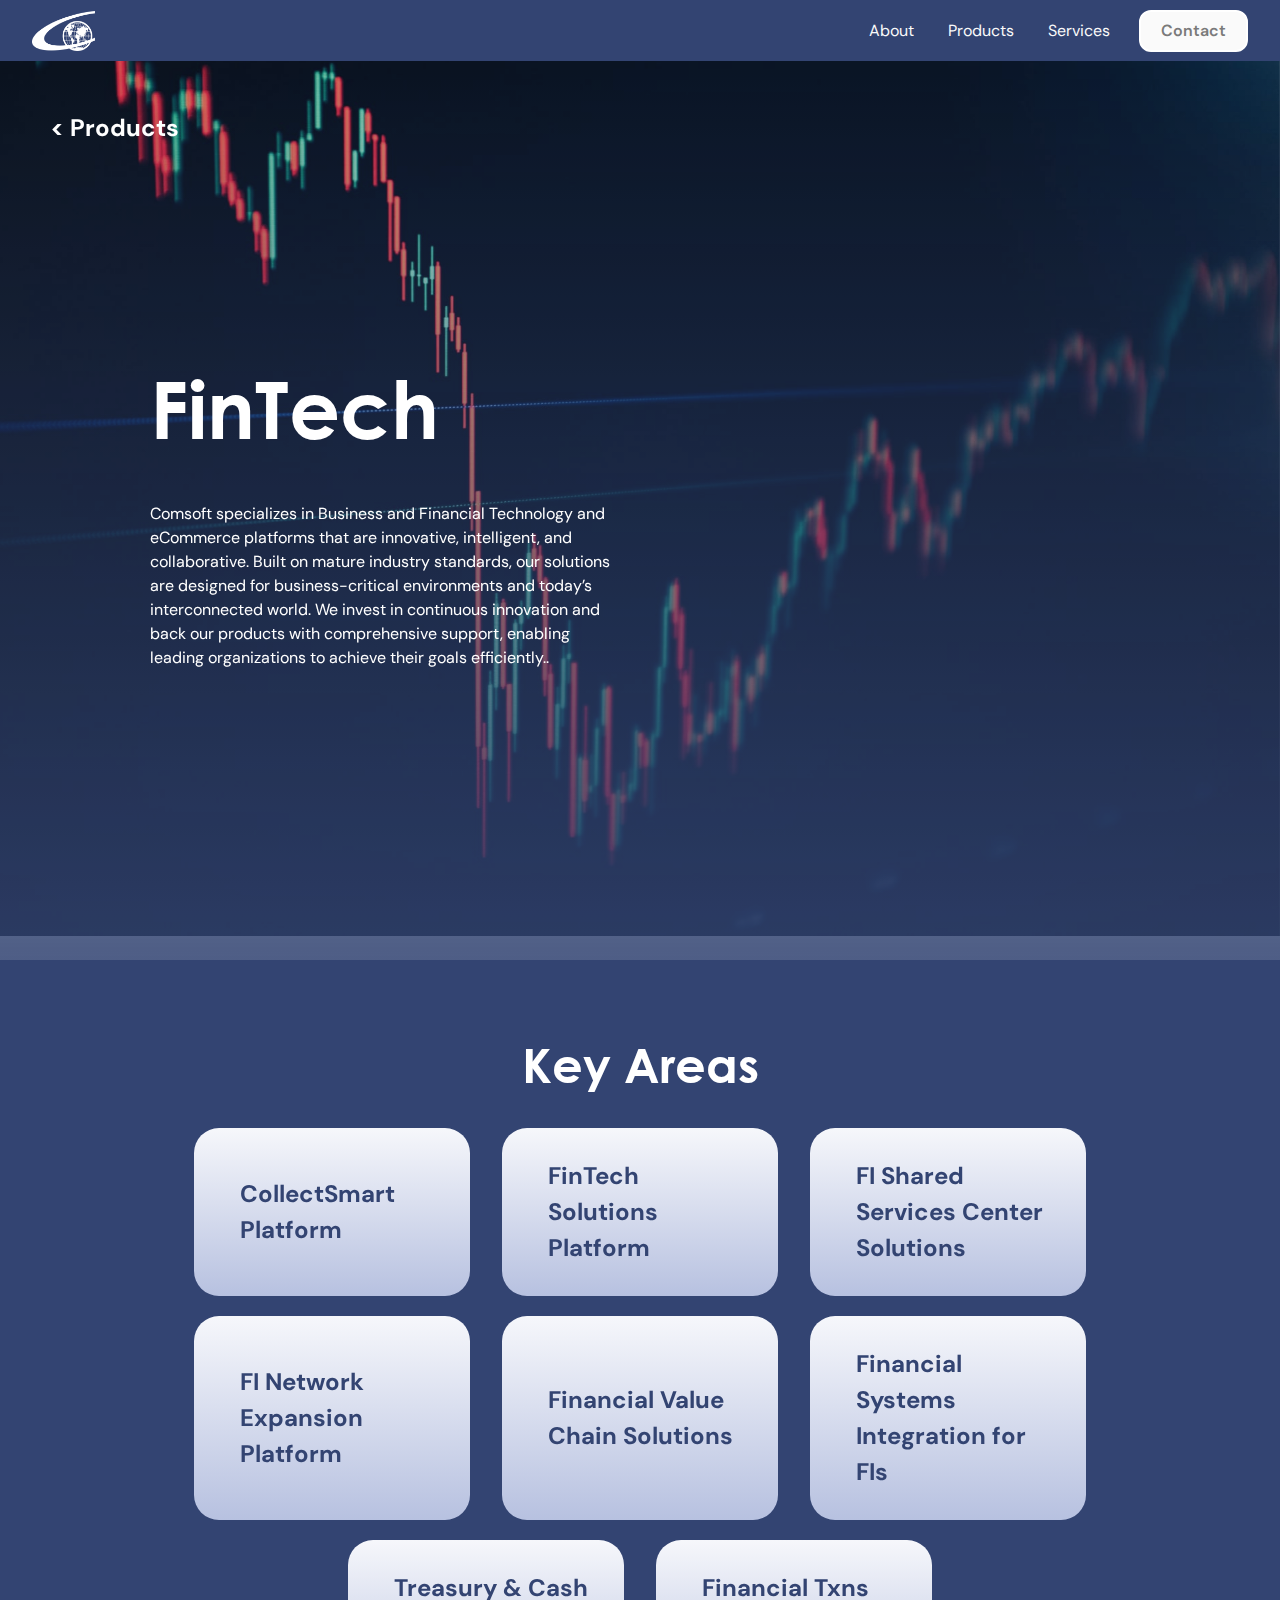
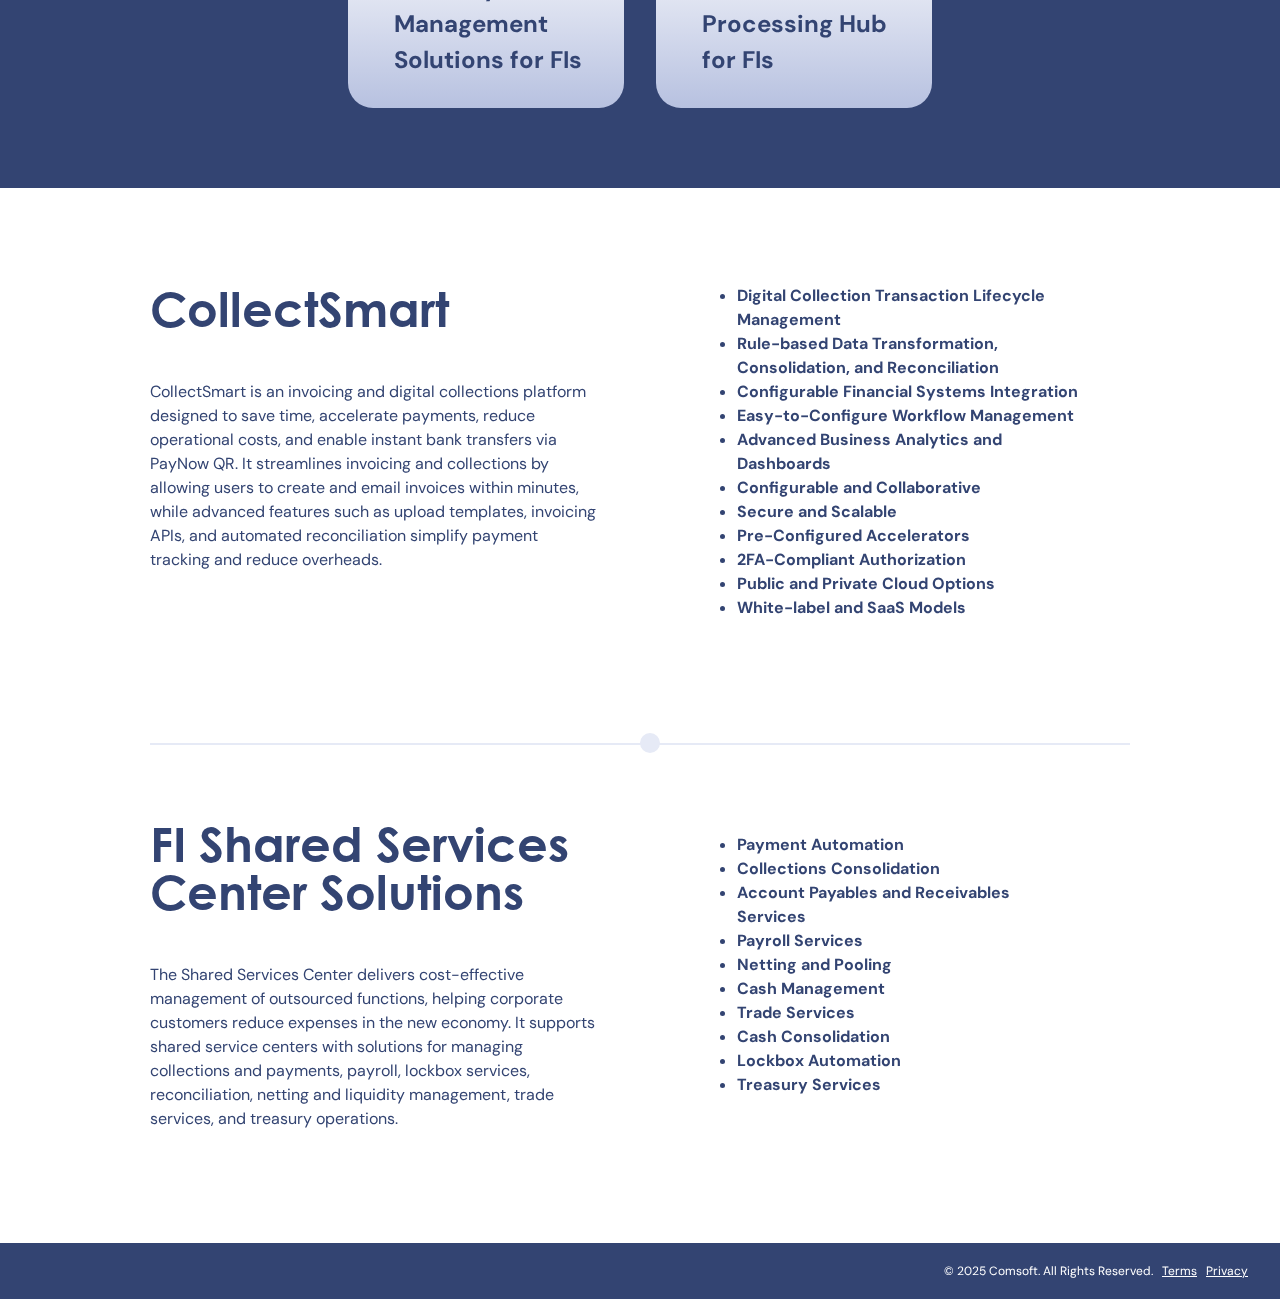
<file: fintech.html>
<!DOCTYPE html>
<html  >
<head>
  
  <meta charset="UTF-8">
  <meta http-equiv="X-UA-Compatible" content="IE=edge">
  
  <meta name="viewport" content="width=device-width, initial-scale=1, minimum-scale=1">
  <link rel="shortcut icon" href="assets/images/comsoft-logomark-121x77.png" type="image/x-icon">
  <meta name="description" content="">
  
  
  <title>FinTech</title>
  <link rel="stylesheet" href="assets/web/assets/mobirise-icons2/mobirise2.css">
  <link rel="stylesheet" href="assets/bootstrap/css/bootstrap.min.css">
  <link rel="stylesheet" href="assets/parallax/jarallax.css">
  <link rel="stylesheet" href="assets/popup-overlay-plugin/style.css">
  <link rel="stylesheet" href="assets/dropdown/css/style.css">
  <link rel="stylesheet" href="assets/socicon/css/styles.css">
  <link rel="stylesheet" href="assets/theme/css/style.css">
  <link href="assets/fonts/style.css" rel="stylesheet">
  <link rel="preload" href="https://fonts.googleapis.com/css?family=DM+Sans:100,200,300,400,500,600,700,800,900,100i,200i,300i,400i,500i,600i,700i,800i,900i&display=swap" as="style" onload="this.onload=null;this.rel='stylesheet'">
  <noscript><link rel="stylesheet" href="https://fonts.googleapis.com/css?family=DM+Sans:100,200,300,400,500,600,700,800,900,100i,200i,300i,400i,500i,600i,700i,800i,900i&display=swap"></noscript>
  <link rel="preload" as="style" href="assets/mobirise/css/mbr-additional.css?v=O053xk"><link rel="stylesheet" href="assets/mobirise/css/mbr-additional.css?v=O053xk" type="text/css">

  
  
  
</head>
<body>
  
  <section data-bs-version="5.1" class="menu menu01 identitym5 cid-uXeUX19Hn5" once="menu" id="menu01-1l">
    

    <nav class="navbar navbar-dropdown navbar-fixed-top navbar-expand-lg">
        <div class="content-wrap container-fluid">
            <div class="navbar-brand">
                <span class="navbar-logo">
                    <a href="index.html">
                        <img src="assets/images/comsoft-logomark-121x77.png" alt="" style="height: 2.5rem;">
                    </a>
                </span>
                
            </div>
            <button class="navbar-toggler" type="button" data-toggle="collapse" data-bs-toggle="collapse" data-target="#navbarSupportedContent" data-bs-target="#navbarSupportedContent" aria-controls="navbarNavAltMarkup" aria-expanded="false" aria-label="Toggle navigation">
                <div class="hamburger">
                    <span></span>
                    <span></span>
                    <span></span>
                    <span></span>
                </div>
            </button>
            <div class="collapse navbar-collapse" id="navbarSupportedContent">
                <ul class="navbar-nav nav-dropdown" data-app-modern-menu="true"><li class="nav-item"><a class="nav-link link text-white text-primary display-4" href="about.html">About</a></li>
                    <li class="nav-item"><a class="nav-link link text-white text-primary display-4" href="products.html">Products</a>
                    </li>
                    <li class="nav-item"><a class="nav-link link text-white text-primary display-4" href="services.html">Services</a>
                    </li></ul>
                
                <div class="navbar-buttons mbr-section-btn"><a class="btn btn-white display-4" href="contact.html">
                        Contact
                    </a></div>
            </div>
        </div>
    </nav>
</section>

<section data-bs-version="5.1" class="header02 strengthm5 cid-uXeUX1WoIU mbr-fullscreen mbr-parallax-background" id="header02-1m">
    

    
    <div class="mbr-overlay" style="opacity: 0.2; background-color: rgb(51, 68, 114);"></div>
    <div class="back-btn">        
        <p class="mbr-label mbr-fonts-style display-7">
            <a href="products.html" style="color: #ffffff !important;"><strong>&lt; Products</strong></a>
        </p>
    </div>
    <div class="page-style container-fluid">
        <div class="row">
            <div class="col-12 col-lg-6">
                <div class="content-wrapper">
                    
                    <h1 class="mbr-section-title mbr-fonts-style display-1"><strong>FinTech</strong></h1>
                    <p class="mbr-text mbr-fonts-style display-4">
                        Comsoft specializes in Business and Financial Technology and eCommerce platforms that are innovative, intelligent, and collaborative. Built on mature industry standards, our solutions are designed for business-critical environments and today’s interconnected world. We invest in continuous innovation and back our products with comprehensive support, enabling leading organizations to achieve their goals efficiently..
                    </p>
                    
                </div>
            </div>
        </div>
    </div>
</section>

<section data-bs-version="5.1" class="features10 programm5 cid-uXeUX2wfEt" id="features10-1n">

    

    
    

    <div class="container-fluid">
        <div class="row key-areas">
            <div class="col-12 col-lg-10">
                <div class="title-wrapper">
                    <h1 class="mbr-section-title mbr-fonts-style display-2">Key Areas</h1>
                </div>
            </div>
            <div class="col-12 col-lg-3 card">
                <div class="card-wrapper">
                    <div class="icon-wrapper">
                        
                    </div>
                    <h3 class="mbr-card-title mbr-fonts-style display-7"><strong>CollectSmart Platform</strong></h3>
                </div>
            </div>
            <div class="col-12 col-lg-3 card">
                <div class="card-wrapper">
                    <div class="icon-wrapper">
                        
                    </div>
                    <h3 class="mbr-card-title mbr-fonts-style display-7"><strong>FinTech Solutions Platform</strong></h3>
                </div>
            </div>
            <div class="col-12 col-lg-3 card">
                <div class="card-wrapper">
                    <div class="icon-wrapper">
                        
                    </div>
                    <h3 class="mbr-card-title mbr-fonts-style display-7"><strong>FI Shared Services Center Solutions</strong></h3>
                </div>
            </div>
        </div>
        <div class="row key-areas">
            
            <div class="col-12 col-lg-3 card">
                <div class="card-wrapper">
                    <div class="icon-wrapper">
                        
                    </div>
                    <h3 class="mbr-card-title mbr-fonts-style display-7"><strong>FI Network Expansion Platform</strong></h3>
                </div>
            </div>
            <div class="col-12 col-lg-3 card">
                <div class="card-wrapper">
                    <div class="icon-wrapper">
                        
                    </div>
                    <h3 class="mbr-card-title mbr-fonts-style display-7"><strong>Financial Value Chain Solutions&nbsp;</strong></h3>
                </div>
            </div>
            <div class="col-12 col-lg-3 card">
                <div class="card-wrapper">
                    <div class="icon-wrapper">
                        
                    </div>
                    <h3 class="mbr-card-title mbr-fonts-style display-7"><strong>Financial Systems Integration for FIs</strong></h3>
                </div>
            </div>
        </div>
        <div class="row">
            
            <div class="col-12 col-lg-3 card">
                <div class="card-wrapper">
                    <div class="icon-wrapper">
                        
                    </div>
                    <h3 class="mbr-card-title mbr-fonts-style display-7"><strong>Treasury &amp; Cash Management Solutions for FIs</strong></h3>
                </div>
            </div>
            <div class="col-12 col-lg-3 card">
                <div class="card-wrapper">
                    <div class="icon-wrapper">
                        
                    </div>
                    <h3 class="mbr-card-title mbr-fonts-style display-7"><strong>Financial Txns Processing Hub for FIs</strong></h3>
                </div>
            </div>
            
        </div>
        
    </div>
</section>

<section data-bs-version="5.1" class="list03 authorm5 cid-uXeUX3JhqC" style="background-color: #ffffff; " id="list03-1o">

    

    
    
    <div class="page-style container-fluid">
        <div class="row">
            
            <div class="col-12 col-lg-10">
                <div class="title-wrapper">
                    
                </div>
            </div>
            <div class="col-12 col-lg-6">
                <div class="subtitle-wrapper">
                    <h1 class="mbr-section-subtitle mbr-fonts-style display-2">CollectSmart<br><br></h1>
                        
                        <p class="mbr-text mbr-fonts-style display-4">CollectSmart is an invoicing and digital collections platform designed to save time, accelerate payments, reduce operational costs, and enable instant bank transfers via PayNow QR. It streamlines invoicing and collections by allowing users to create and email invoices within minutes, while advanced features such as upload templates, invoicing APIs, and automated reconciliation simplify payment tracking and reduce overheads.</p>
                        
                </div>
            </div>
            <div class="col-12 col-lg-6" style="justify-content: center;display: flex;">
                <div class="lists-wrapper ai-list">
                    
                    
                    <ul class="list1 mbr-fonts-style display-4">
                        <li class="item-wrap"><strong>Digital Collection Transaction Lifecycle Management
</strong></li><li class="item-wrap"><strong>Rule-based Data Transformation, Consolidation, and Reconciliation
</strong></li><li class="item-wrap"><strong>Configurable Financial Systems Integration
</strong></li><li class="item-wrap"><strong>Easy-to-Configure Workflow Management
</strong></li><li class="item-wrap"><strong>Advanced Business Analytics and Dashboards
</strong></li><li class="item-wrap"><strong>Configurable and Collaborative
</strong></li><li class="item-wrap"><strong>Secure and Scalable
</strong></li><li class="item-wrap"><strong>Pre-Configured Accelerators
</strong></li><li class="item-wrap"><strong>2FA-Compliant Authorization
</strong></li><li class="item-wrap"><strong>Public and Private Cloud Options
</strong></li><li class="item-wrap"><strong>White-label and SaaS Models</strong></li>
                    </ul>
                </div>
            </div>
        </div>
    </div>
</section>

<section data-bs-version="5.1" class="list03 authorm5 cid-uXeUX4lbwV" style="background-color: #ffffff; padding-top: 0rem !important;" id="list03-1p">

    

    
    
    <div class="page-style container-fluid">
        <div class="row">
            <div class="col-12 col-lg-12 align-left">
                <div class="horizontal-line">
                    <div class="circle">
                    </div>
                </div>
                <br>
            </div>
            <div class="col-12 col-lg-10">
                <div class="title-wrapper">
                    
                </div>
            </div>
            <div class="col-12 col-lg-6">
                <div class="subtitle-wrapper">
                    <h1 class="mbr-section-subtitle mbr-fonts-style display-2">FI Shared Services Center Solutions<br><br></h1>
                        
                        <p class="mbr-text mbr-fonts-style display-4">The Shared Services Center delivers cost-effective management of outsourced functions, helping corporate customers reduce expenses in the new economy. It supports shared service centers with solutions for managing collections and payments, payroll, lockbox services, reconciliation, netting and liquidity management, trade services, and treasury operations.</p>
                        
                </div>
            </div>
            <div class="col-12 col-lg-6" style="justify-content: center;display: flex;">
                <div class="lists-wrapper ai-list">
                    
                    
                    <ul class="list1 mbr-fonts-style display-4">
                        <li class="item-wrap"><strong>Payment Automation
</strong></li><li class="item-wrap"><strong>Collections Consolidation
</strong></li><li class="item-wrap"><strong>Account Payables and Receivables Services
</strong></li><li class="item-wrap"><strong>Payroll Services
</strong></li><li class="item-wrap"><strong>Netting and Pooling
</strong></li><li class="item-wrap"><strong>Cash Management
</strong></li><li class="item-wrap"><strong>Trade Services
</strong></li><li class="item-wrap"><strong>Cash Consolidation
</strong></li><li class="item-wrap"><strong>Lockbox Automation
</strong></li><li class="item-wrap"><strong>Treasury Services</strong></li>
                    </ul>
                </div>
            </div>
        </div>
    </div>
</section>

<section data-bs-version="5.1" class="footer01 tokenm5 cid-uXeUX67OwB" once="footers" id="footer01-1r">
    

    
    

    <div class="container-fluid">
        <div class="row flex-row-reverse">
            
            <div class="col-12 col-lg-12 card">
                <p class="mbr-copy mbr-fonts-style display-4" style="font-size:12px !important;">
                    © 2025 Comsoft. All Rights Reserved. &nbsp;&nbsp;<a href="terms.html" style="color:#fff;"><u>Terms</u></a>  &nbsp;&nbsp;<a href="privacy.html" style="color:#fff;"><u>Privacy</u></a></p>
            </div>
        </div>
    </div>
</section>


<script src="assets/bootstrap/js/bootstrap.bundle.min.js"></script>
  <script src="assets/parallax/jarallax.js"></script>
  <script src="assets/smoothscroll/smooth-scroll.js"></script>
  <script src="assets/ytplayer/index.js"></script>
  <script src="assets/dropdown/js/navbar-dropdown.js"></script>
  <script src="assets/theme/js/script.js"></script>
  
  
  
 <div id="scrollToTop" class="scrollToTop mbr-arrow-up"><a style="text-align: center;"><i class="mbr-arrow-up-icon mbr-arrow-up-icon-cm cm-icon cm-icon-smallarrow-up"></i></a></div>
  </body>
</html>
</file>
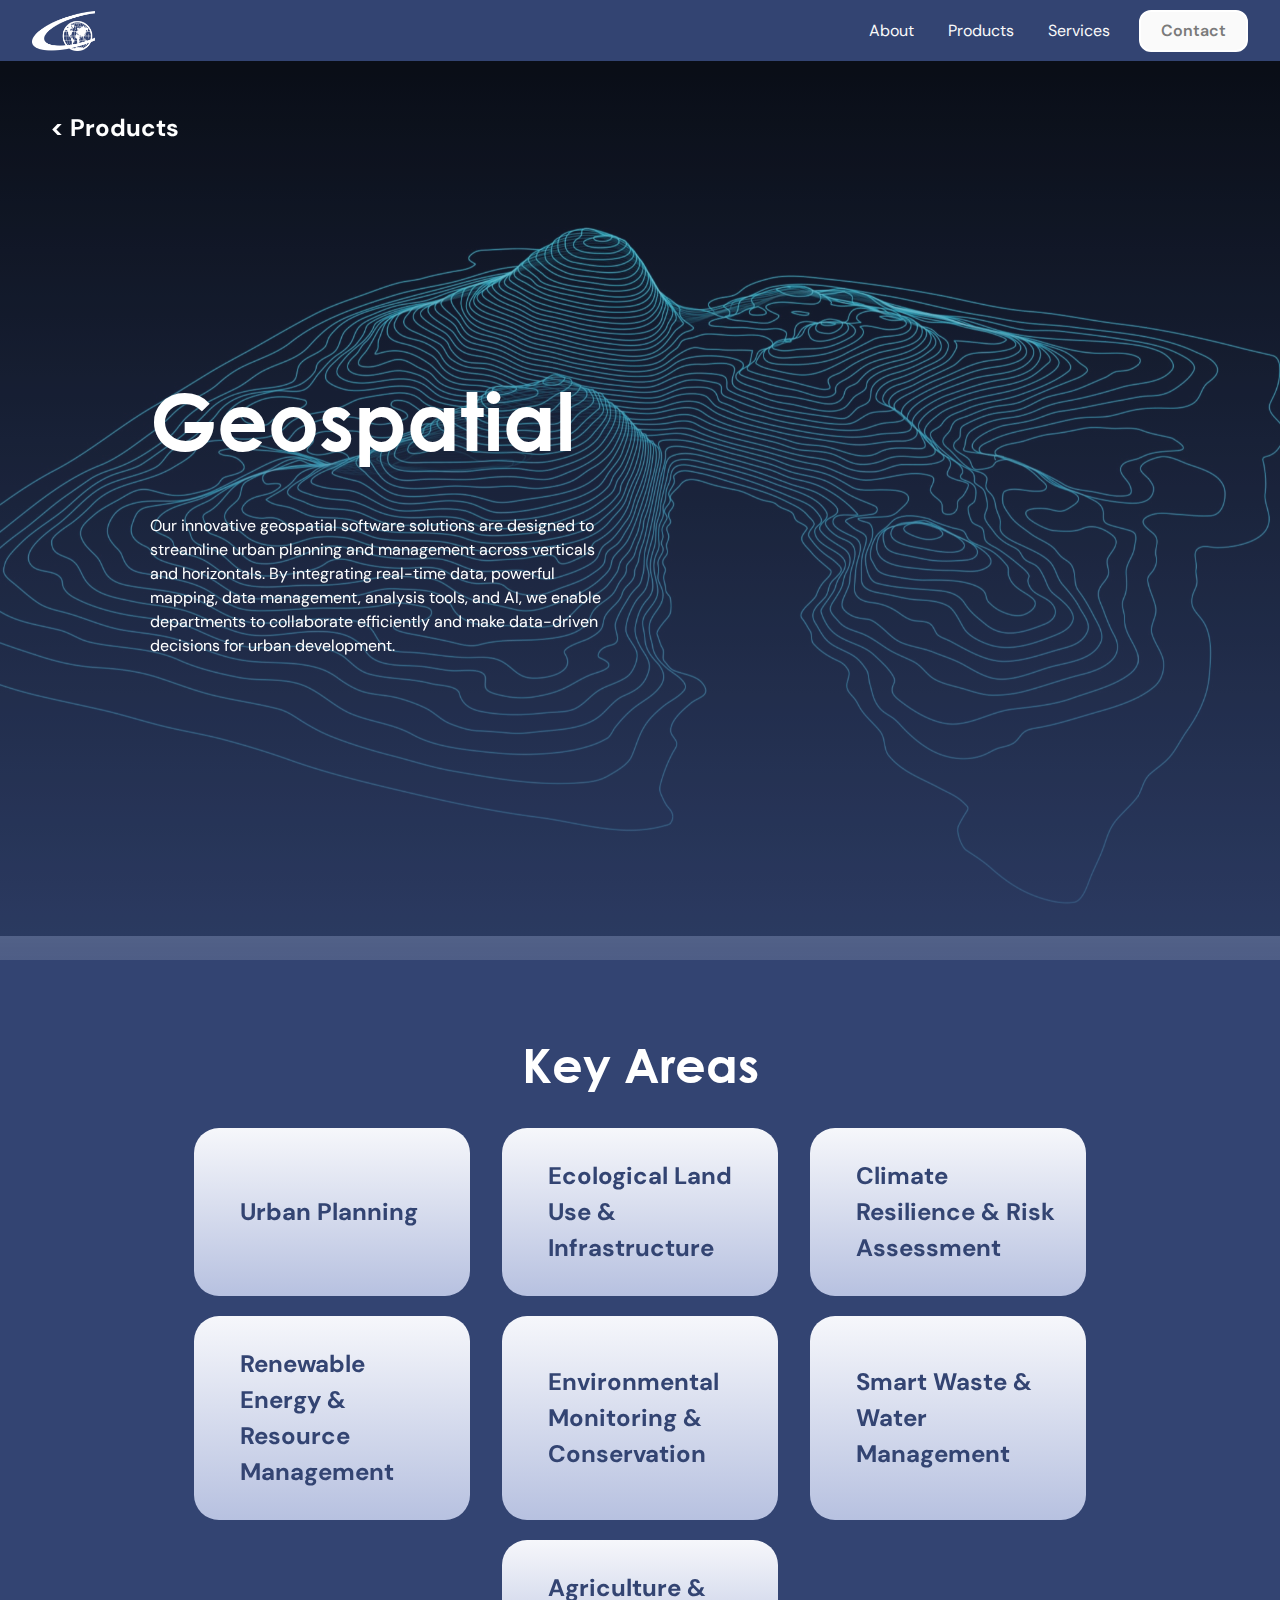
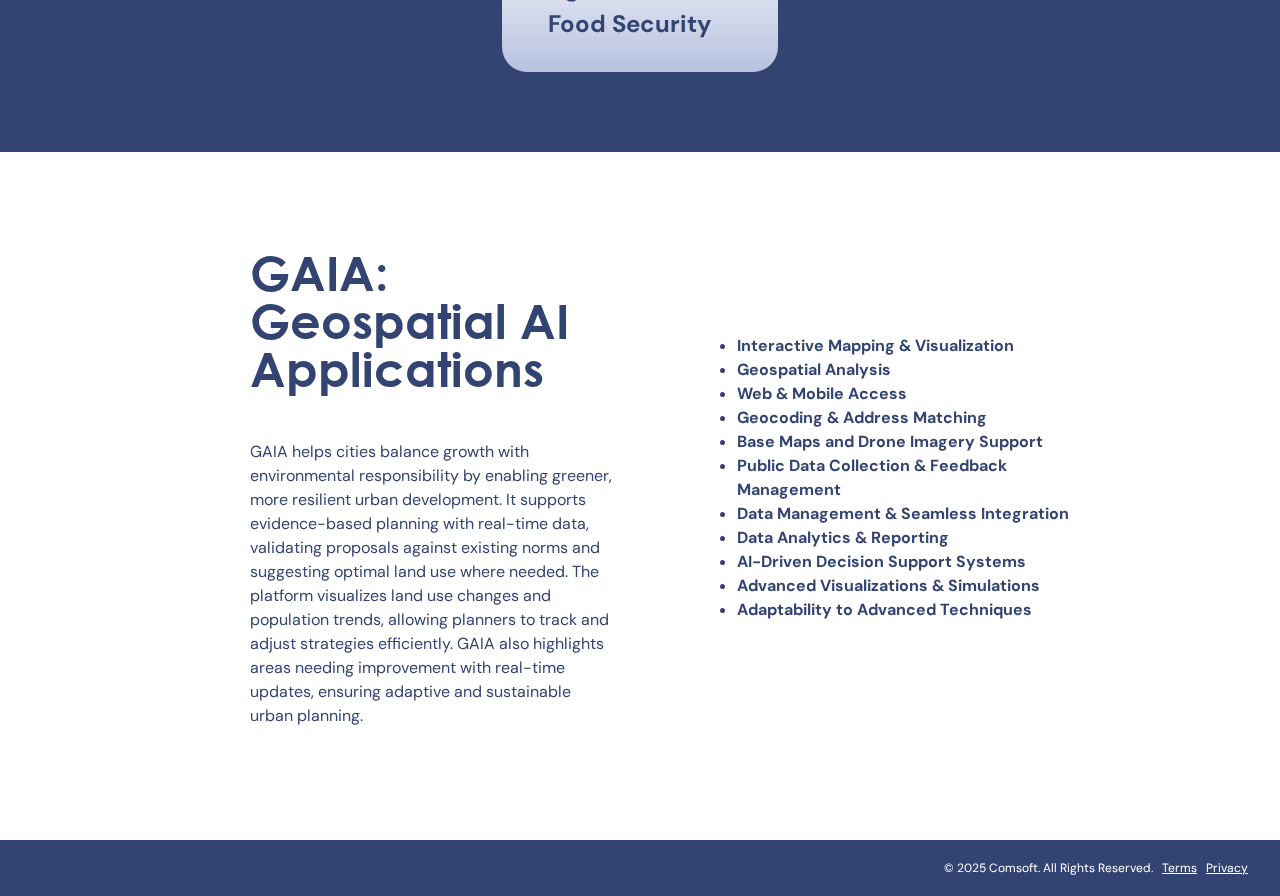
<file: geospatial.html>
<!DOCTYPE html>
<html  >
<head>
  
  <meta charset="UTF-8">
  <meta http-equiv="X-UA-Compatible" content="IE=edge">
  
  <meta name="viewport" content="width=device-width, initial-scale=1, minimum-scale=1">
  <link rel="shortcut icon" href="assets/images/comsoft-logomark-121x77.png" type="image/x-icon">
  <meta name="description" content="">
  
  
  <title>Geospatial</title>
  <link rel="stylesheet" href="assets/web/assets/mobirise-icons2/mobirise2.css">
  <link rel="stylesheet" href="assets/bootstrap/css/bootstrap.min.css">
  <link rel="stylesheet" href="assets/parallax/jarallax.css">
  <link rel="stylesheet" href="assets/popup-overlay-plugin/style.css">
  <link rel="stylesheet" href="assets/dropdown/css/style.css">
  <link rel="stylesheet" href="assets/socicon/css/styles.css">
  <link rel="stylesheet" href="assets/theme/css/style.css">
  <link href="assets/fonts/style.css" rel="stylesheet">
  <link rel="preload" href="https://fonts.googleapis.com/css?family=DM+Sans:100,200,300,400,500,600,700,800,900,100i,200i,300i,400i,500i,600i,700i,800i,900i&display=swap" as="style" onload="this.onload=null;this.rel='stylesheet'">
  <noscript><link rel="stylesheet" href="https://fonts.googleapis.com/css?family=DM+Sans:100,200,300,400,500,600,700,800,900,100i,200i,300i,400i,500i,600i,700i,800i,900i&display=swap"></noscript>
  <link rel="preload" as="style" href="assets/mobirise/css/mbr-additional.css?v=XCzQ53"><link rel="stylesheet" href="assets/mobirise/css/mbr-additional.css?v=XCzQ53" type="text/css">

  
  
  
</head>
<body>
  
  <section data-bs-version="5.1" class="menu menu01 identitym5 cid-uXeXofvOFA" once="menu" id="menu01-1s">
    

    <nav class="navbar navbar-dropdown navbar-fixed-top navbar-expand-lg">
        <div class="content-wrap container-fluid">
            <div class="navbar-brand">
                <span class="navbar-logo">
                    <a href="index.html">
                        <img src="assets/images/comsoft-logomark-121x77.png" alt="" style="height: 2.5rem;">
                    </a>
                </span>
                
            </div>
            <button class="navbar-toggler" type="button" data-toggle="collapse" data-bs-toggle="collapse" data-target="#navbarSupportedContent" data-bs-target="#navbarSupportedContent" aria-controls="navbarNavAltMarkup" aria-expanded="false" aria-label="Toggle navigation">
                <div class="hamburger">
                    <span></span>
                    <span></span>
                    <span></span>
                    <span></span>
                </div>
            </button>
            <div class="collapse navbar-collapse" id="navbarSupportedContent">
                <ul class="navbar-nav nav-dropdown" data-app-modern-menu="true"><li class="nav-item"><a class="nav-link link text-white text-primary display-4" href="about.html">About</a></li>
                    <li class="nav-item"><a class="nav-link link text-white text-primary display-4" href="products.html">Products</a>
                    </li>
                    <li class="nav-item"><a class="nav-link link text-white text-primary display-4" href="services.html">Services</a>
                    </li></ul>
                
                <div class="navbar-buttons mbr-section-btn"><a class="btn btn-white display-4" href="contact.html">
                        Contact
                    </a></div>
            </div>
        </div>
    </nav>
</section>

<section data-bs-version="5.1" class="header02 strengthm5 cid-uXeXogMliV mbr-fullscreen mbr-parallax-background" id="header02-1t">
    

    
    <div class="mbr-overlay" style="opacity: 0.2; background-color: rgb(51, 68, 114);"></div>
    <div class="back-btn">        
        <p class="mbr-label mbr-fonts-style display-7">
            <a href="products.html" style="color: #ffffff !important;"><strong>&lt; Products</strong></a>
        </p>
    </div>
    <div class="page-style container-fluid">
        <div class="row">
            <div class="col-12 col-lg-6">
                <div class="content-wrapper">
                    
                    <h1 class="mbr-section-title mbr-fonts-style display-1"><strong>Geospatial</strong></h1>
                    <p class="mbr-text mbr-fonts-style display-4">
                        Our innovative geospatial software solutions are designed to streamline urban planning and management across verticals and horizontals. By integrating real-time data, powerful mapping, data management, analysis tools, and AI, we enable departments to collaborate efficiently and make data-driven decisions for urban development.
                    </p>
                    
                </div>
            </div>
        </div>
    </div>
</section>

<section data-bs-version="5.1" class="features10 programm5 cid-uXeXohZwn1" id="features10-1u">

    

    
    

    <div class="container-fluid">
        <div class="row key-areas">
            <div class="col-12 col-lg-10">
                <div class="title-wrapper">
                    <h1 class="mbr-section-title mbr-fonts-style display-2">Key Areas</h1>
                </div>
            </div>
            <div class="col-12 col-lg-3 card">
                <div class="card-wrapper">
                    <div class="icon-wrapper">
                        
                    </div>
                    <h3 class="mbr-card-title mbr-fonts-style display-7"><strong>Urban Planning</strong></h3>
                </div>
            </div>
            <div class="col-12 col-lg-3 card">
                <div class="card-wrapper">
                    <div class="icon-wrapper">
                        
                    </div>
                    <h3 class="mbr-card-title mbr-fonts-style display-7"><strong>Ecological Land Use &amp; Infrastructure</strong></h3>
                </div>
            </div>
            <div class="col-12 col-lg-3 card">
                <div class="card-wrapper">
                    <div class="icon-wrapper">
                        
                    </div>
                    <h3 class="mbr-card-title mbr-fonts-style display-7"><strong>Climate Resilience &amp; Risk Assessment</strong></h3>
                </div>
            </div>
        </div>
        <div class="row key-areas">
            
            <div class="col-12 col-lg-3 card">
                <div class="card-wrapper">
                    <div class="icon-wrapper">
                        
                    </div>
                    <h3 class="mbr-card-title mbr-fonts-style display-7"><strong>Renewable Energy &amp; Resource Management</strong></h3>
                </div>
            </div>
            <div class="col-12 col-lg-3 card">
                <div class="card-wrapper">
                    <div class="icon-wrapper">
                        
                    </div>
                    <h3 class="mbr-card-title mbr-fonts-style display-7"><strong>Environmental Monitoring &amp; Conservation</strong></h3>
                </div>
            </div>
            <div class="col-12 col-lg-3 card">
                <div class="card-wrapper">
                    <div class="icon-wrapper">
                        
                    </div>
                    <h3 class="mbr-card-title mbr-fonts-style display-7"><strong>Smart Waste &amp; Water Management</strong></h3>
                </div>
            </div>
        </div>
        <div class="row">
            
            <div class="col-12 col-lg-3 card">
                <div class="card-wrapper">
                    <div class="icon-wrapper">
                        
                    </div>
                    <h3 class="mbr-card-title mbr-fonts-style display-7"><strong>Agriculture &amp; Food Security</strong></h3>
                </div>
            </div>
            
            
        </div>
        
    </div>
</section>

<section data-bs-version="5.1" class="list03 authorm5 cid-uXeXojp9SQ" style="background-color: #ffffff; " id="list03-1v">

    

    
    
    <div class="page-style container-fluid">
        <div class="row">
            
            
            <div class="col-12 col-lg-6">
                <div class="subtitle-wrapper">
                    <h1 class="mbr-section-subtitle mbr-fonts-style display-2">GAIA: Geospatial AI Applications<br><br></h1>
                        
                        <p class="mbr-text mbr-fonts-style display-4">GAIA helps cities balance growth with environmental responsibility by enabling greener, more resilient urban development. It supports evidence-based planning with real-time data, validating proposals against existing norms and suggesting optimal land use where needed. The platform visualizes land use changes and population trends, allowing planners to track and adjust strategies efficiently. GAIA also highlights areas needing improvement with real-time updates, ensuring adaptive and sustainable urban planning.</p>
                        
                </div>
            </div>
            <div class="col-12 col-lg-6" style="justify-content: center;display: flex;">
                <div class="lists-wrapper ai-list">
                    
                    
                    <ul class="list1 mbr-fonts-style display-4">
                        <li class="item-wrap"><strong>Interactive Mapping &amp; Visualization
</strong></li><li class="item-wrap"><strong>Geospatial Analysis
</strong></li><li class="item-wrap"><strong>Web &amp; Mobile Access
</strong></li><li class="item-wrap"><strong>Geocoding &amp; Address Matching
</strong></li><li class="item-wrap"><strong>Base Maps and Drone Imagery Support
</strong></li><li class="item-wrap"><strong>Public Data Collection &amp; Feedback Management
</strong></li><li class="item-wrap"><strong>Data Management &amp; Seamless Integration
</strong></li><li class="item-wrap"><strong>Data Analytics &amp; Reporting
</strong></li><li class="item-wrap"><strong>AI-Driven Decision Support Systems
</strong></li><li class="item-wrap"><strong>Advanced Visualizations &amp; Simulations
</strong></li><li class="item-wrap"><strong>Adaptability to Advanced Techniques</strong></li>
                    </ul>
                </div>
            </div>
        </div>
    </div>
</section>

<section data-bs-version="5.1" class="footer01 tokenm5 cid-uXeXolzl0J" once="footers" id="footer01-1x">
    

    
    

    <div class="container-fluid">
        <div class="row flex-row-reverse">
            
            <div class="col-12 col-lg-12 card">
                <p class="mbr-copy mbr-fonts-style display-4" style="font-size:12px !important;">
                    © 2025 Comsoft. All Rights Reserved. &nbsp;&nbsp;<a href="terms.html" style="color:#fff;"><u>Terms</u></a>  &nbsp;&nbsp;<a href="privacy.html" style="color:#fff;"><u>Privacy</u></a></p>
            </div>
        </div>
    </div>
</section>


<script src="assets/bootstrap/js/bootstrap.bundle.min.js"></script>
  <script src="assets/parallax/jarallax.js"></script>
  <script src="assets/smoothscroll/smooth-scroll.js"></script>
  <script src="assets/ytplayer/index.js"></script>
  <script src="assets/dropdown/js/navbar-dropdown.js"></script>
  <script src="assets/theme/js/script.js"></script>
  
  
  
 <div id="scrollToTop" class="scrollToTop mbr-arrow-up"><a style="text-align: center;"><i class="mbr-arrow-up-icon mbr-arrow-up-icon-cm cm-icon cm-icon-smallarrow-up"></i></a></div>
  </body>
</html>
</file>
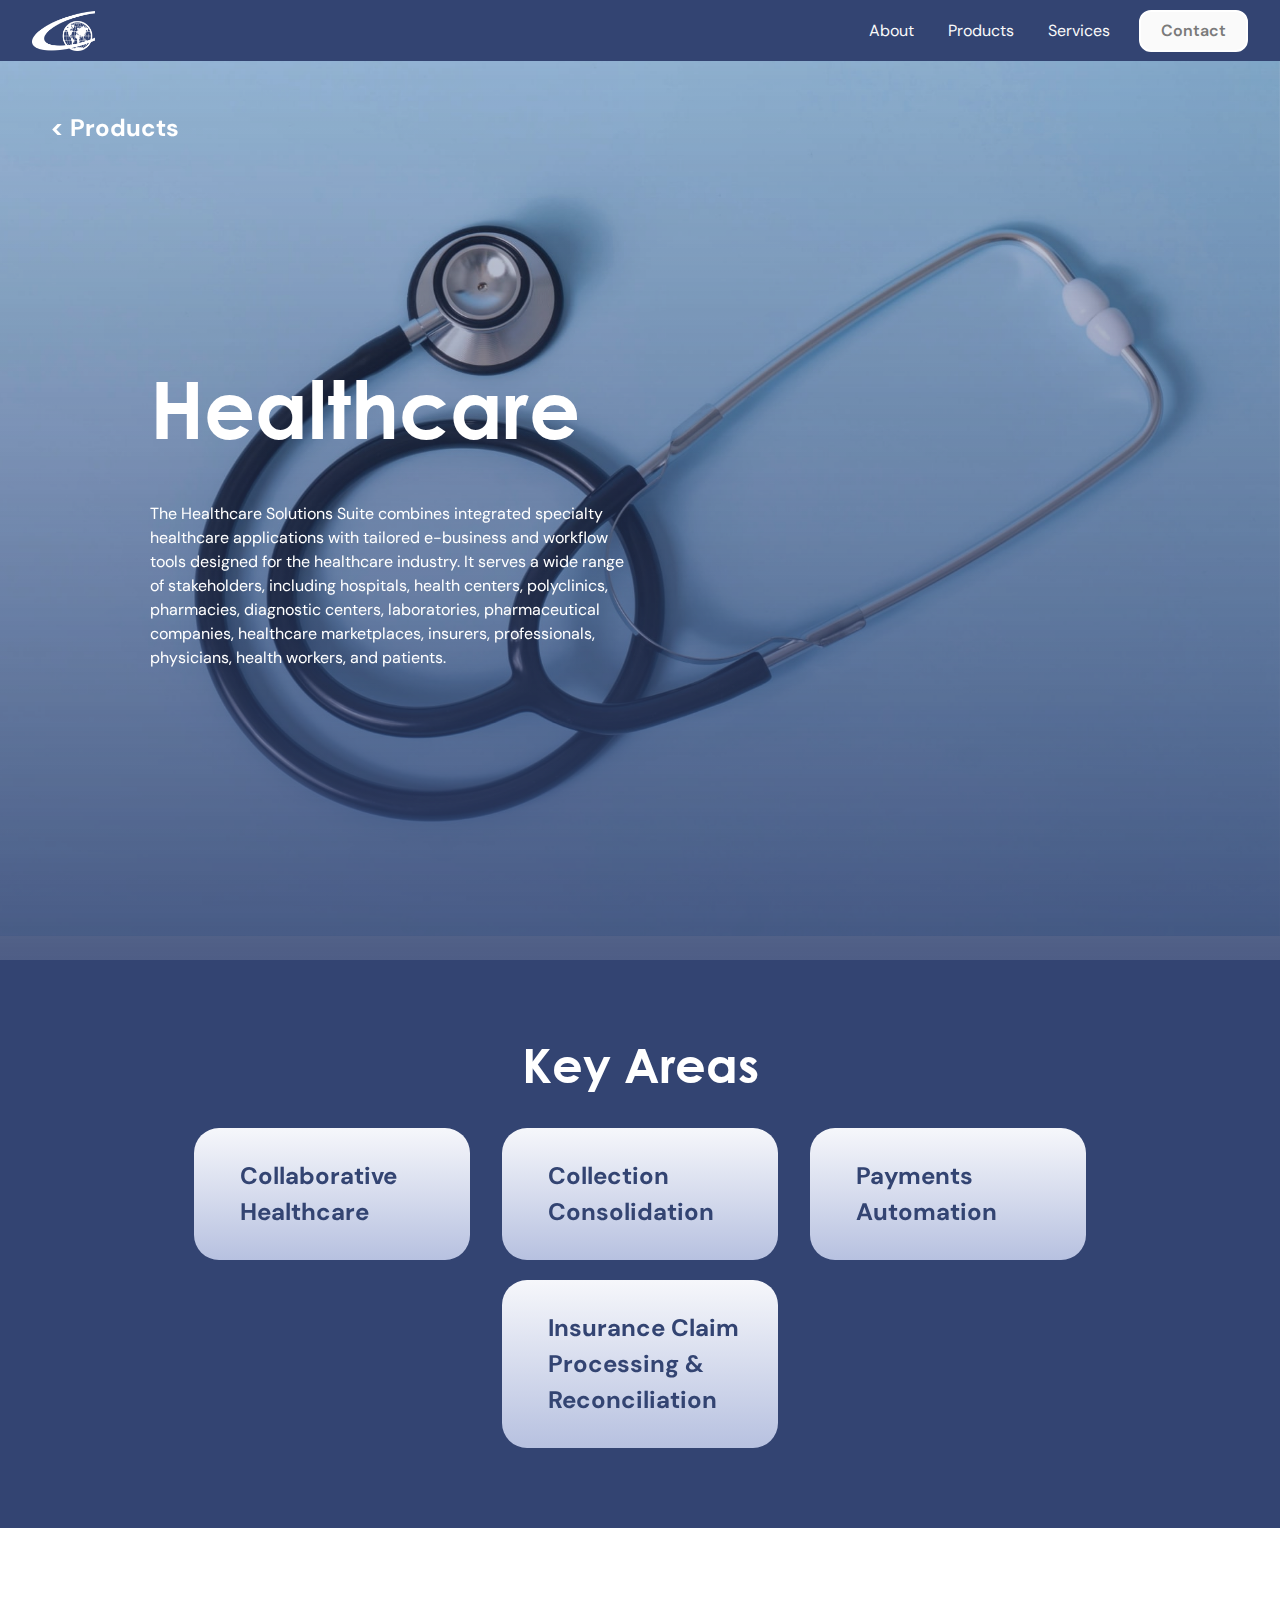
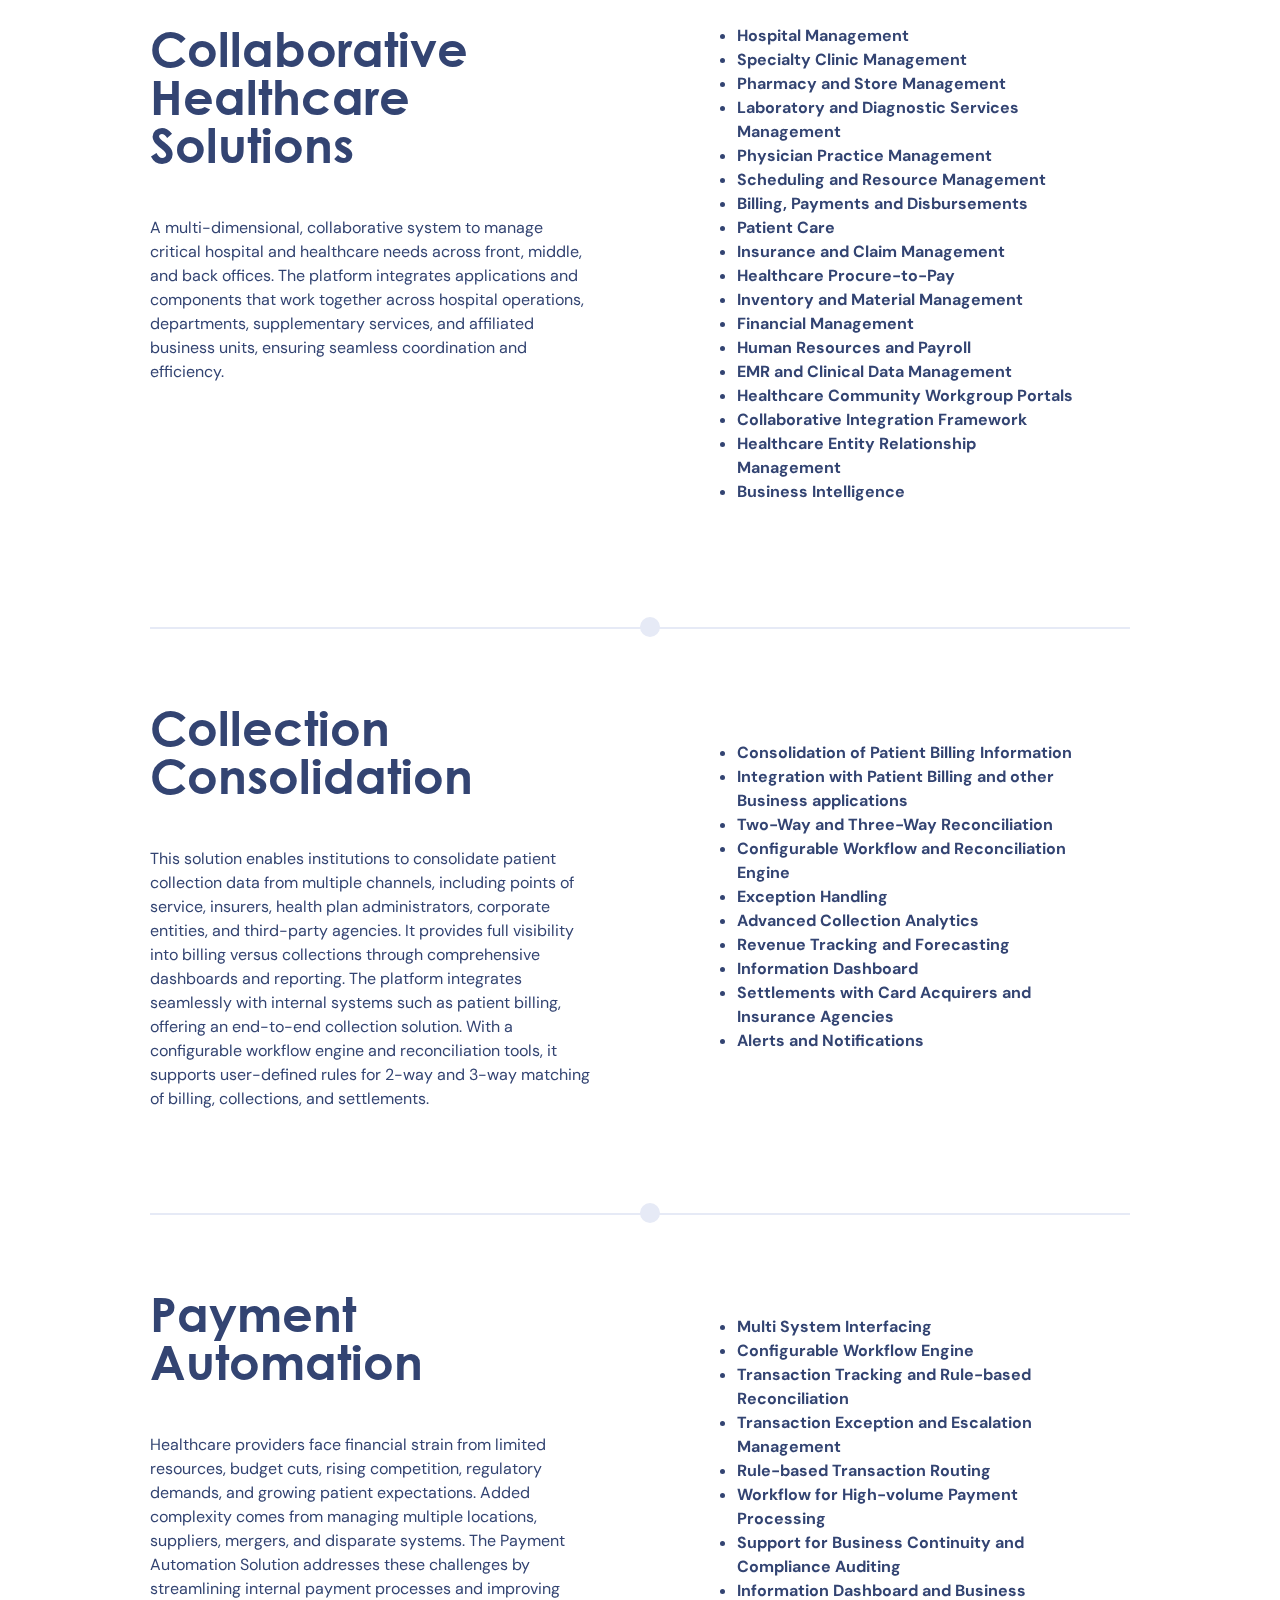
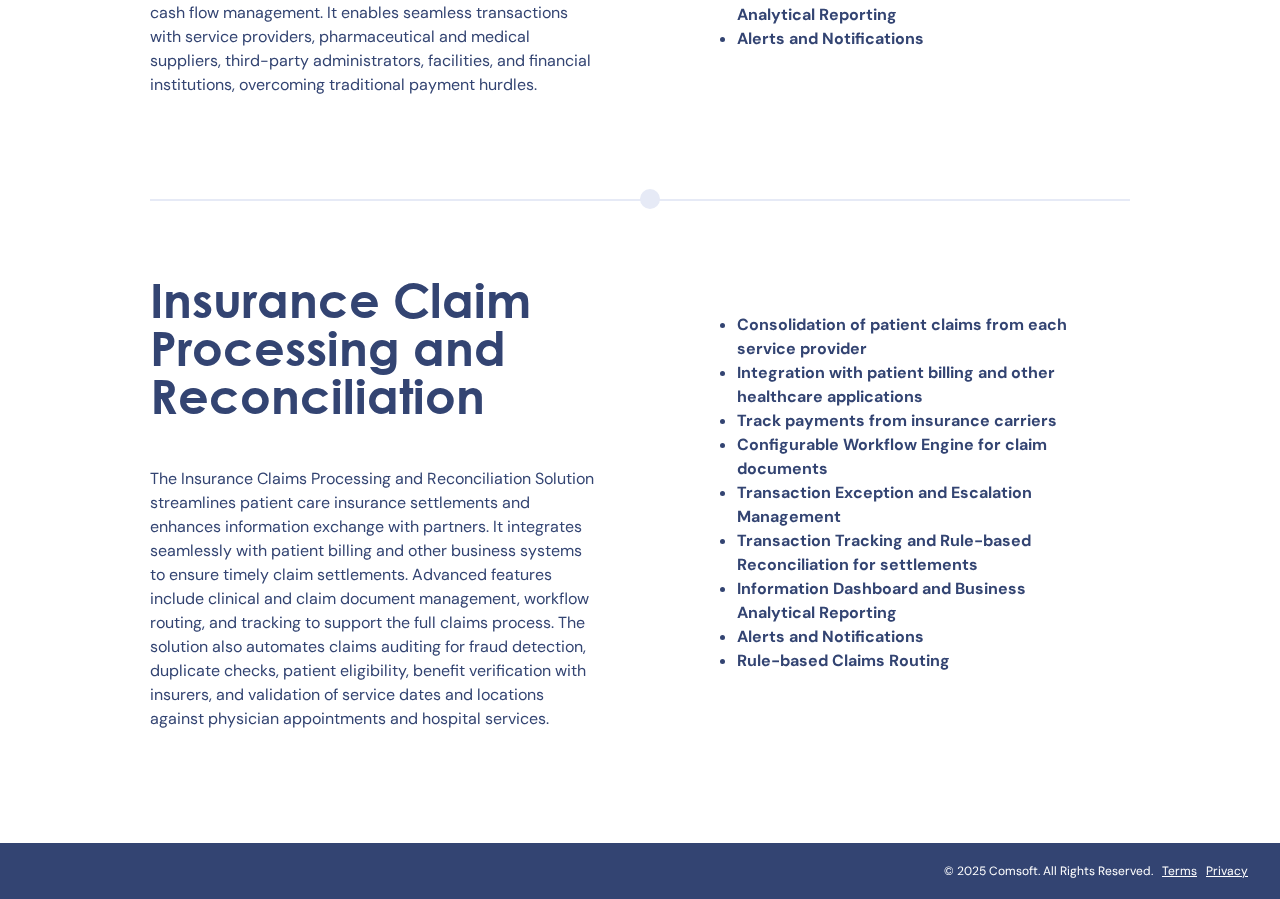
<file: healthcare.html>
<!DOCTYPE html>
<html  >
<head>
  
  <meta charset="UTF-8">
  <meta http-equiv="X-UA-Compatible" content="IE=edge">
  
  <meta name="viewport" content="width=device-width, initial-scale=1, minimum-scale=1">
  <link rel="shortcut icon" href="assets/images/comsoft-logomark-121x77.png" type="image/x-icon">
  <meta name="description" content="">
  
  
  <title>Healthcare</title>
  <link rel="stylesheet" href="assets/web/assets/mobirise-icons2/mobirise2.css">
  <link rel="stylesheet" href="assets/bootstrap/css/bootstrap.min.css">
  <link rel="stylesheet" href="assets/parallax/jarallax.css">
  <link rel="stylesheet" href="assets/popup-overlay-plugin/style.css">
  <link rel="stylesheet" href="assets/dropdown/css/style.css">
  <link rel="stylesheet" href="assets/socicon/css/styles.css">
  <link rel="stylesheet" href="assets/theme/css/style.css">
  <link href="assets/fonts/style.css" rel="stylesheet">
  <link rel="preload" href="https://fonts.googleapis.com/css?family=DM+Sans:100,200,300,400,500,600,700,800,900,100i,200i,300i,400i,500i,600i,700i,800i,900i&display=swap" as="style" onload="this.onload=null;this.rel='stylesheet'">
  <noscript><link rel="stylesheet" href="https://fonts.googleapis.com/css?family=DM+Sans:100,200,300,400,500,600,700,800,900,100i,200i,300i,400i,500i,600i,700i,800i,900i&display=swap"></noscript>
  <link rel="preload" as="style" href="assets/mobirise/css/mbr-additional.css?v=QxWjWY"><link rel="stylesheet" href="assets/mobirise/css/mbr-additional.css?v=QxWjWY" type="text/css">

  
  
  
</head>
<body>
  
  <section data-bs-version="5.1" class="menu menu01 identitym5 cid-uXeYwktCw6" once="menu" id="menu01-1y">
    

    <nav class="navbar navbar-dropdown navbar-fixed-top navbar-expand-lg">
        <div class="content-wrap container-fluid">
            <div class="navbar-brand">
                <span class="navbar-logo">
                    <a href="index.html">
                        <img src="assets/images/comsoft-logomark-121x77.png" alt="" style="height: 2.5rem;">
                    </a>
                </span>
                
            </div>
            <button class="navbar-toggler" type="button" data-toggle="collapse" data-bs-toggle="collapse" data-target="#navbarSupportedContent" data-bs-target="#navbarSupportedContent" aria-controls="navbarNavAltMarkup" aria-expanded="false" aria-label="Toggle navigation">
                <div class="hamburger">
                    <span></span>
                    <span></span>
                    <span></span>
                    <span></span>
                </div>
            </button>
            <div class="collapse navbar-collapse" id="navbarSupportedContent">
                <ul class="navbar-nav nav-dropdown" data-app-modern-menu="true"><li class="nav-item"><a class="nav-link link text-white text-primary display-4" href="about.html">About</a></li>
                    <li class="nav-item"><a class="nav-link link text-white text-primary display-4" href="products.html">Products</a>
                    </li>
                    <li class="nav-item"><a class="nav-link link text-white text-primary display-4" href="services.html">Services</a>
                    </li></ul>
                
                <div class="navbar-buttons mbr-section-btn"><a class="btn btn-white display-4" href="contact.html">
                        Contact
                    </a></div>
            </div>
        </div>
    </nav>
</section>

<section data-bs-version="5.1" class="header02 strengthm5 cid-uXeYwlpMUw mbr-fullscreen mbr-parallax-background" id="header02-1z">
    

    
    <div class="mbr-overlay" style="opacity: 0.2; background-color: rgb(51, 68, 114);"></div>
    <div class="back-btn">        
        <p class="mbr-label mbr-fonts-style display-7">
            <a href="products.html" style="color: #ffffff !important;"><strong>&lt; Products</strong></a>
        </p>
    </div>
    <div class="page-style container-fluid">
        <div class="row">
            <div class="col-12 col-lg-6">
                <div class="content-wrapper">
                    
                    <h1 class="mbr-section-title mbr-fonts-style display-1"><strong>Healthcare</strong></h1>
                    <p class="mbr-text mbr-fonts-style display-4">
                        The Healthcare Solutions Suite combines integrated specialty healthcare applications with tailored e-business and workflow tools designed for the healthcare industry. It serves a wide range of stakeholders, including hospitals, health centers, polyclinics, pharmacies, diagnostic centers, laboratories, pharmaceutical companies, healthcare marketplaces, insurers, professionals, physicians, health workers, and patients.
                    </p>
                    
                </div>
            </div>
        </div>
    </div>
</section>

<section data-bs-version="5.1" class="features10 programm5 cid-uXeYwmdAAG" id="features10-20">

    

    
    

    <div class="container-fluid">
        <div class="row key-areas">
            <div class="col-12 col-lg-10">
                <div class="title-wrapper">
                    <h1 class="mbr-section-title mbr-fonts-style display-2">Key Areas</h1>
                </div>
            </div>
            <div class="col-12 col-lg-3 card">
                <div class="card-wrapper">
                    <div class="icon-wrapper">
                        
                    </div>
                    <h3 class="mbr-card-title mbr-fonts-style display-7"><strong>Collaborative Healthcare</strong></h3>
                </div>
            </div>
            <div class="col-12 col-lg-3 card">
                <div class="card-wrapper">
                    <div class="icon-wrapper">
                        
                    </div>
                    <h3 class="mbr-card-title mbr-fonts-style display-7"><strong>Collection Consolidation</strong></h3>
                </div>
            </div>
            <div class="col-12 col-lg-3 card">
                <div class="card-wrapper">
                    <div class="icon-wrapper">
                        
                    </div>
                    <h3 class="mbr-card-title mbr-fonts-style display-7"><strong>Payments Automation</strong></h3>
                </div>
            </div>
        </div>
        <div class="row">
            
            <div class="col-12 col-lg-3 card">
                <div class="card-wrapper">
                    <div class="icon-wrapper">
                        
                    </div>
                    <h3 class="mbr-card-title mbr-fonts-style display-7"><strong>Insurance Claim Processing &amp; Reconciliation</strong></h3>
                </div>
            </div>
            
        </div>
    </div>
</section>

<section data-bs-version="5.1" class="list03 authorm5 cid-uXeYwmXs1b" style="background-color: #ffffff; " id="list03-21">

    

    
    
    <div class="page-style container-fluid">
        <div class="row">
            
            <div class="col-12 col-lg-10">
                <div class="title-wrapper">
                    
                </div>
            </div>
            <div class="col-12 col-lg-6">
                <div class="subtitle-wrapper">
                    <h1 class="mbr-section-subtitle mbr-fonts-style display-2">Collaborative Healthcare Solutions<br><br></h1>
                        
                        <p class="mbr-text mbr-fonts-style display-4">A multi-dimensional, collaborative system to manage critical hospital and healthcare needs across front, middle, and back offices. The platform integrates applications and components that work together across hospital operations, departments, supplementary services, and affiliated business units, ensuring seamless coordination and efficiency.</p>
                        
                </div>
            </div>
            <div class="col-12 col-lg-6" style="justify-content: center;display: flex;">
                <div class="lists-wrapper ai-list">
                    
                    
                    <ul class="list1 mbr-fonts-style display-4">
                        <li class="item-wrap"><strong>Hospital Management
</strong></li><li class="item-wrap"><strong>Specialty Clinic Management
</strong></li><li class="item-wrap"><strong>Pharmacy and Store Management
</strong></li><li class="item-wrap"><strong>Laboratory and Diagnostic Services Management
</strong></li><li class="item-wrap"><strong>Physician Practice Management
</strong></li><li class="item-wrap"><strong>Scheduling and Resource Management
</strong></li><li class="item-wrap"><strong>Billing, Payments and Disbursements
</strong></li><li class="item-wrap"><strong>Patient Care
</strong></li><li class="item-wrap"><strong>Insurance and Claim Management
</strong></li><li class="item-wrap"><strong>Healthcare Procure-to-Pay
</strong></li><li class="item-wrap"><strong>Inventory and Material Management
</strong></li><li class="item-wrap"><strong>Financial Management
</strong></li><li class="item-wrap"><strong>Human Resources and Payroll
</strong></li><li class="item-wrap"><strong>EMR and Clinical Data Management
</strong></li><li class="item-wrap"><strong>Healthcare Community Workgroup Portals
</strong></li><li class="item-wrap"><strong>Collaborative Integration Framework
</strong></li><li class="item-wrap"><strong>Healthcare Entity Relationship Management
</strong></li><li class="item-wrap"><strong>Business Intelligence</strong></li>
                    </ul>
                </div>
            </div>
        </div>
    </div>
</section>

<section data-bs-version="5.1" class="list03 authorm5 cid-uXeYwnEM5B" style="background-color: #ffffff; padding-top: 0rem !important;" id="list03-22">

    

    
    
    <div class="page-style container-fluid">
        <div class="row">
            <div class="col-12 col-lg-12 align-left">
                <div class="horizontal-line">
                    <div class="circle">
                    </div>
                </div>
                <br>
            </div>
            <div class="col-12 col-lg-10">
                <div class="title-wrapper">
                    
                </div>
            </div>
            <div class="col-12 col-lg-6">
                <div class="subtitle-wrapper">
                    <h1 class="mbr-section-subtitle mbr-fonts-style display-2">Collection Consolidation<br><br></h1>
                        
                        <p class="mbr-text mbr-fonts-style display-4">This solution enables institutions to consolidate patient collection data from multiple channels, including points of service, insurers, health plan administrators, corporate entities, and third-party agencies. It provides full visibility into billing versus collections through comprehensive dashboards and reporting. The platform integrates seamlessly with internal systems such as patient billing, offering an end-to-end collection solution. With a configurable workflow engine and reconciliation tools, it supports user-defined rules for 2-way and 3-way matching of billing, collections, and settlements.<br></p>
                        
                </div>
            </div>
            <div class="col-12 col-lg-6" style="justify-content: center;display: flex;">
                <div class="lists-wrapper ai-list">
                    
                    
                    <ul class="list1 mbr-fonts-style display-4">
                        <li class="item-wrap"><strong>Consolidation of Patient Billing Information
</strong></li><li class="item-wrap"><strong>Integration with Patient Billing and other Business applications
</strong></li><li class="item-wrap"><strong>Two-Way and Three-Way Reconciliation
</strong></li><li class="item-wrap"><strong>Configurable Workflow and Reconciliation Engine
</strong></li><li class="item-wrap"><strong>Exception Handling
</strong></li><li class="item-wrap"><strong>Advanced Collection Analytics
</strong></li><li class="item-wrap"><strong>Revenue Tracking and Forecasting
</strong></li><li class="item-wrap"><strong>Information Dashboard
</strong></li><li class="item-wrap"><strong>Settlements with Card Acquirers and Insurance Agencies
</strong></li><li class="item-wrap"><strong>Alerts and Notifications</strong></li>
                    </ul>
                </div>
            </div>
        </div>
    </div>
</section>

<section data-bs-version="5.1" class="list03 authorm5 cid-uXeYwoe5DO" style="background-color: #ffffff; padding-top: 0rem !important;" id="list03-23">

    

    
    
    <div class="page-style container-fluid">
        <div class="row">
            <div class="col-12 col-lg-12 align-left">
                <div class="horizontal-line">
                    <div class="circle">
                    </div>
                </div>
                <br>
            </div>
            <div class="col-12 col-lg-10">
                <div class="title-wrapper">
                    
                </div>
            </div>
            <div class="col-12 col-lg-6">
                <div class="subtitle-wrapper">
                    <h1 class="mbr-section-subtitle mbr-fonts-style display-2">Payment Automation<br><br></h1>
                        
                        <p class="mbr-text mbr-fonts-style display-4">Healthcare providers face financial strain from limited resources, budget cuts, rising competition, regulatory demands, and growing patient expectations. Added complexity comes from managing multiple locations, suppliers, mergers, and disparate systems. The Payment Automation Solution addresses these challenges by streamlining internal payment processes and improving cash flow management. It enables seamless transactions with service providers, pharmaceutical and medical suppliers, third-party administrators, facilities, and financial institutions, overcoming traditional payment hurdles.<br></p>
                        
                </div>
            </div>
            <div class="col-12 col-lg-6" style="justify-content: center;display: flex;">
                <div class="lists-wrapper ai-list">
                    
                    
                    <ul class="list1 mbr-fonts-style display-4">
                        <li class="item-wrap"><strong>Multi System Interfacing
</strong></li><li class="item-wrap"><strong>Configurable Workflow Engine
</strong></li><li class="item-wrap"><strong>Transaction Tracking and Rule-based Reconciliation
</strong></li><li class="item-wrap"><strong>Transaction Exception and Escalation Management</strong></li><li class="item-wrap"><strong>Rule-based Transaction Routing</strong></li><li class="item-wrap"><strong>Workflow for High-volume Payment Processing
</strong></li><li class="item-wrap"><strong>Support for Business Continuity and Compliance Auditing
</strong></li><li class="item-wrap"><strong>Information Dashboard and Business Analytical Reporting</strong></li><li class="item-wrap"><strong>Alerts and Notifications</strong></li>
                    </ul>
                </div>
            </div>
        </div>
    </div>
</section>

<section data-bs-version="5.1" class="list03 authorm5 cid-uXeYwoZUTe" style="background-color: #ffffff; padding-top: 0rem !important;" id="list03-24">

    

    
    
    <div class="page-style container-fluid">
        <div class="row">
            <div class="col-12 col-lg-12 align-left">
                <div class="horizontal-line">
                    <div class="circle">
                    </div>
                </div>
                <br>
            </div>
            <div class="col-12 col-lg-10">
                <div class="title-wrapper">
                    
                </div>
            </div>
            <div class="col-12 col-lg-6">
                <div class="subtitle-wrapper">
                    <h1 class="mbr-section-subtitle mbr-fonts-style display-2">Insurance Claim Processing and Reconciliation<br><br></h1>
                        
                        <p class="mbr-text mbr-fonts-style display-4">The Insurance Claims Processing and Reconciliation Solution streamlines patient care insurance settlements and enhances information exchange with partners. It integrates seamlessly with patient billing and other business systems to ensure timely claim settlements. Advanced features include clinical and claim document management, workflow routing, and tracking to support the full claims process. The solution also automates claims auditing for fraud detection, duplicate checks, patient eligibility, benefit verification with insurers, and validation of service dates and locations against physician appointments and hospital services.<br></p>
                        
                </div>
            </div>
            <div class="col-12 col-lg-6" style="justify-content: center;display: flex;">
                <div class="lists-wrapper ai-list">
                    
                    
                    <ul class="list1 mbr-fonts-style display-4">
                        <li class="item-wrap"><strong>Consolidation of patient claims from each service provider
</strong></li><li class="item-wrap"><strong>Integration with patient billing and other healthcare applications
</strong></li><li class="item-wrap"><strong>Track payments from insurance carriers
</strong></li><li class="item-wrap"><strong>Configurable Workflow Engine for claim documents
</strong></li><li class="item-wrap"><strong>Transaction Exception and Escalation Management
</strong></li><li class="item-wrap"><strong>Transaction Tracking and Rule-based Reconciliation for settlements
</strong></li><li class="item-wrap"><strong>Information Dashboard and Business Analytical Reporting
</strong></li><li class="item-wrap"><strong>Alerts and Notifications
</strong></li><li class="item-wrap"><strong>Rule-based Claims Routing</strong></li>
                    </ul>
                </div>
            </div>
        </div>
    </div>
</section>

<section data-bs-version="5.1" class="footer01 tokenm5 cid-uXeYwr6kJv" once="footers" id="footer01-27">
    

    
    

    <div class="container-fluid">
        <div class="row flex-row-reverse">
            
            <div class="col-12 col-lg-12 card">
                <p class="mbr-copy mbr-fonts-style display-4" style="font-size:12px !important;">
                    © 2025 Comsoft. All Rights Reserved. &nbsp;&nbsp;<a href="terms.html" style="color:#fff;"><u>Terms</u></a>  &nbsp;&nbsp;<a href="privacy.html" style="color:#fff;"><u>Privacy</u></a></p>
            </div>
        </div>
    </div>
</section>


<script src="assets/bootstrap/js/bootstrap.bundle.min.js"></script>
  <script src="assets/parallax/jarallax.js"></script>
  <script src="assets/smoothscroll/smooth-scroll.js"></script>
  <script src="assets/ytplayer/index.js"></script>
  <script src="assets/dropdown/js/navbar-dropdown.js"></script>
  <script src="assets/theme/js/script.js"></script>
  
  
  
 <div id="scrollToTop" class="scrollToTop mbr-arrow-up"><a style="text-align: center;"><i class="mbr-arrow-up-icon mbr-arrow-up-icon-cm cm-icon cm-icon-smallarrow-up"></i></a></div>
  </body>
</html>
</file>
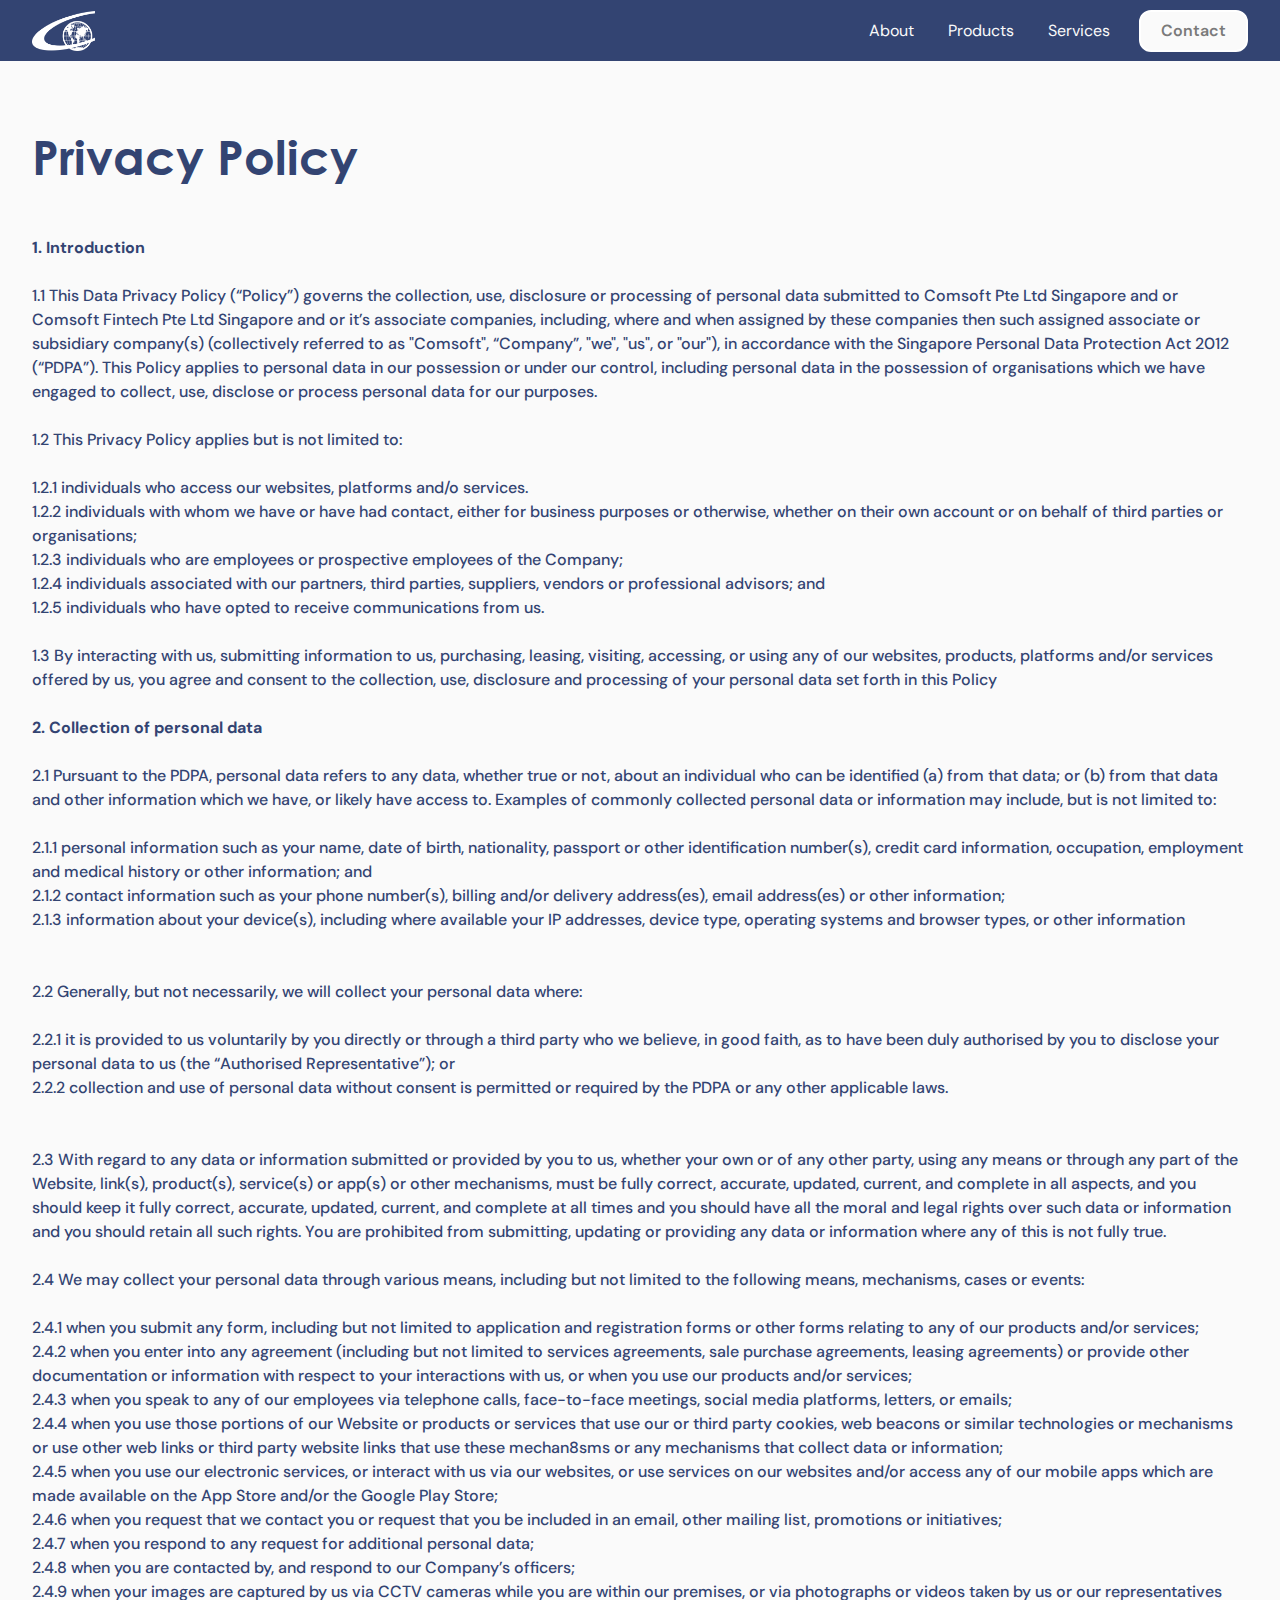
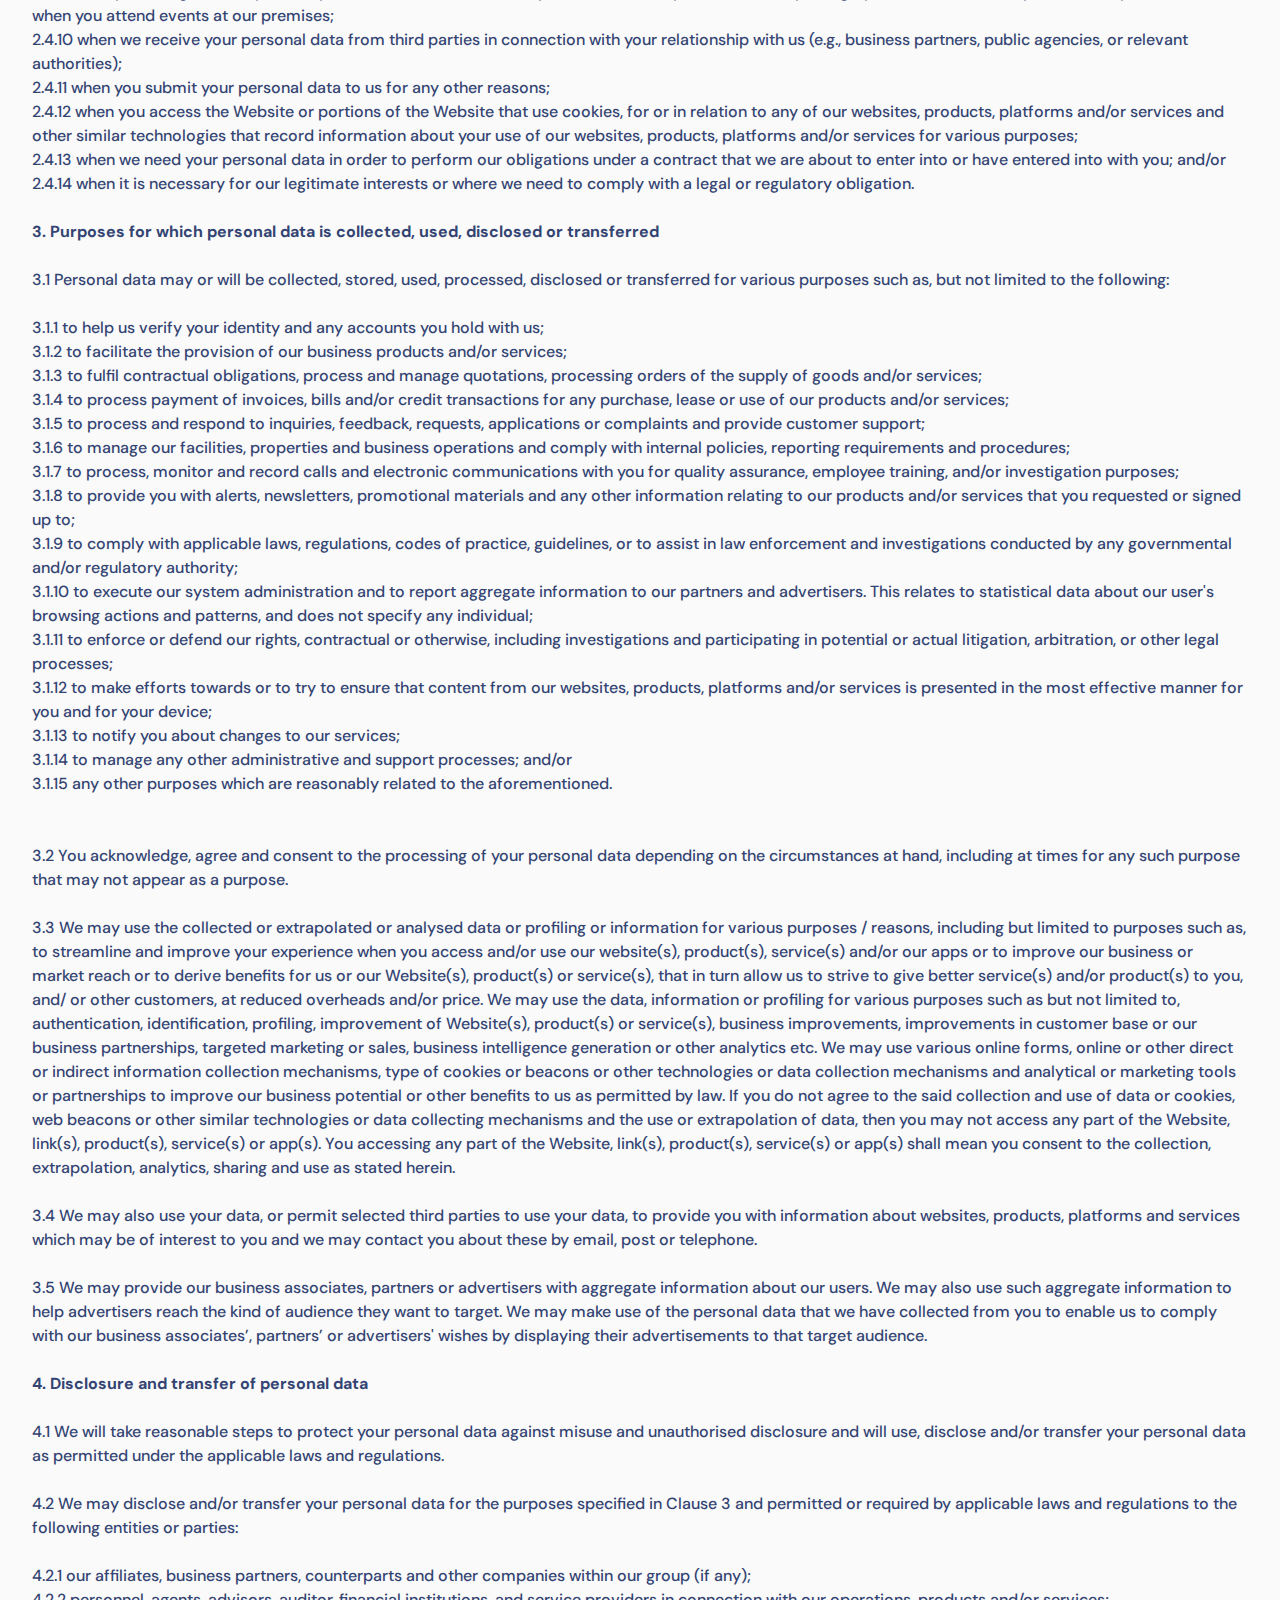
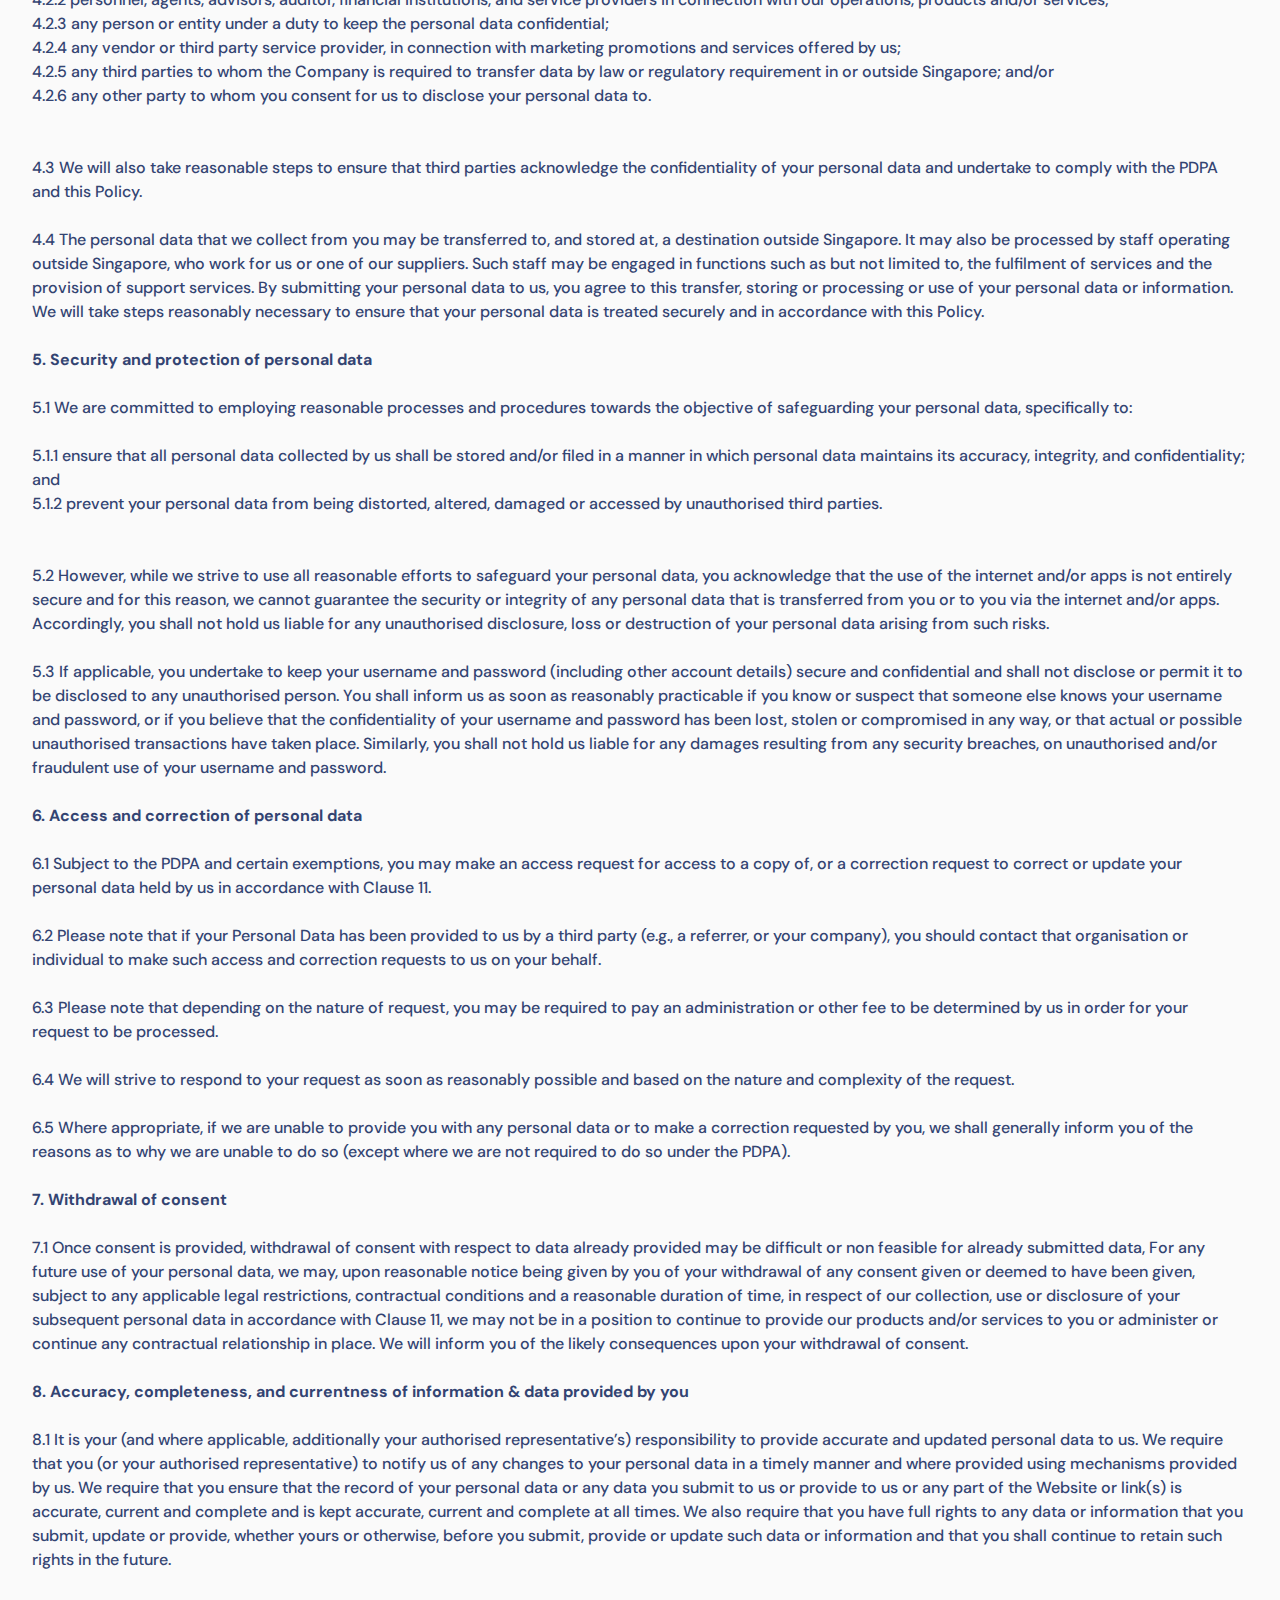
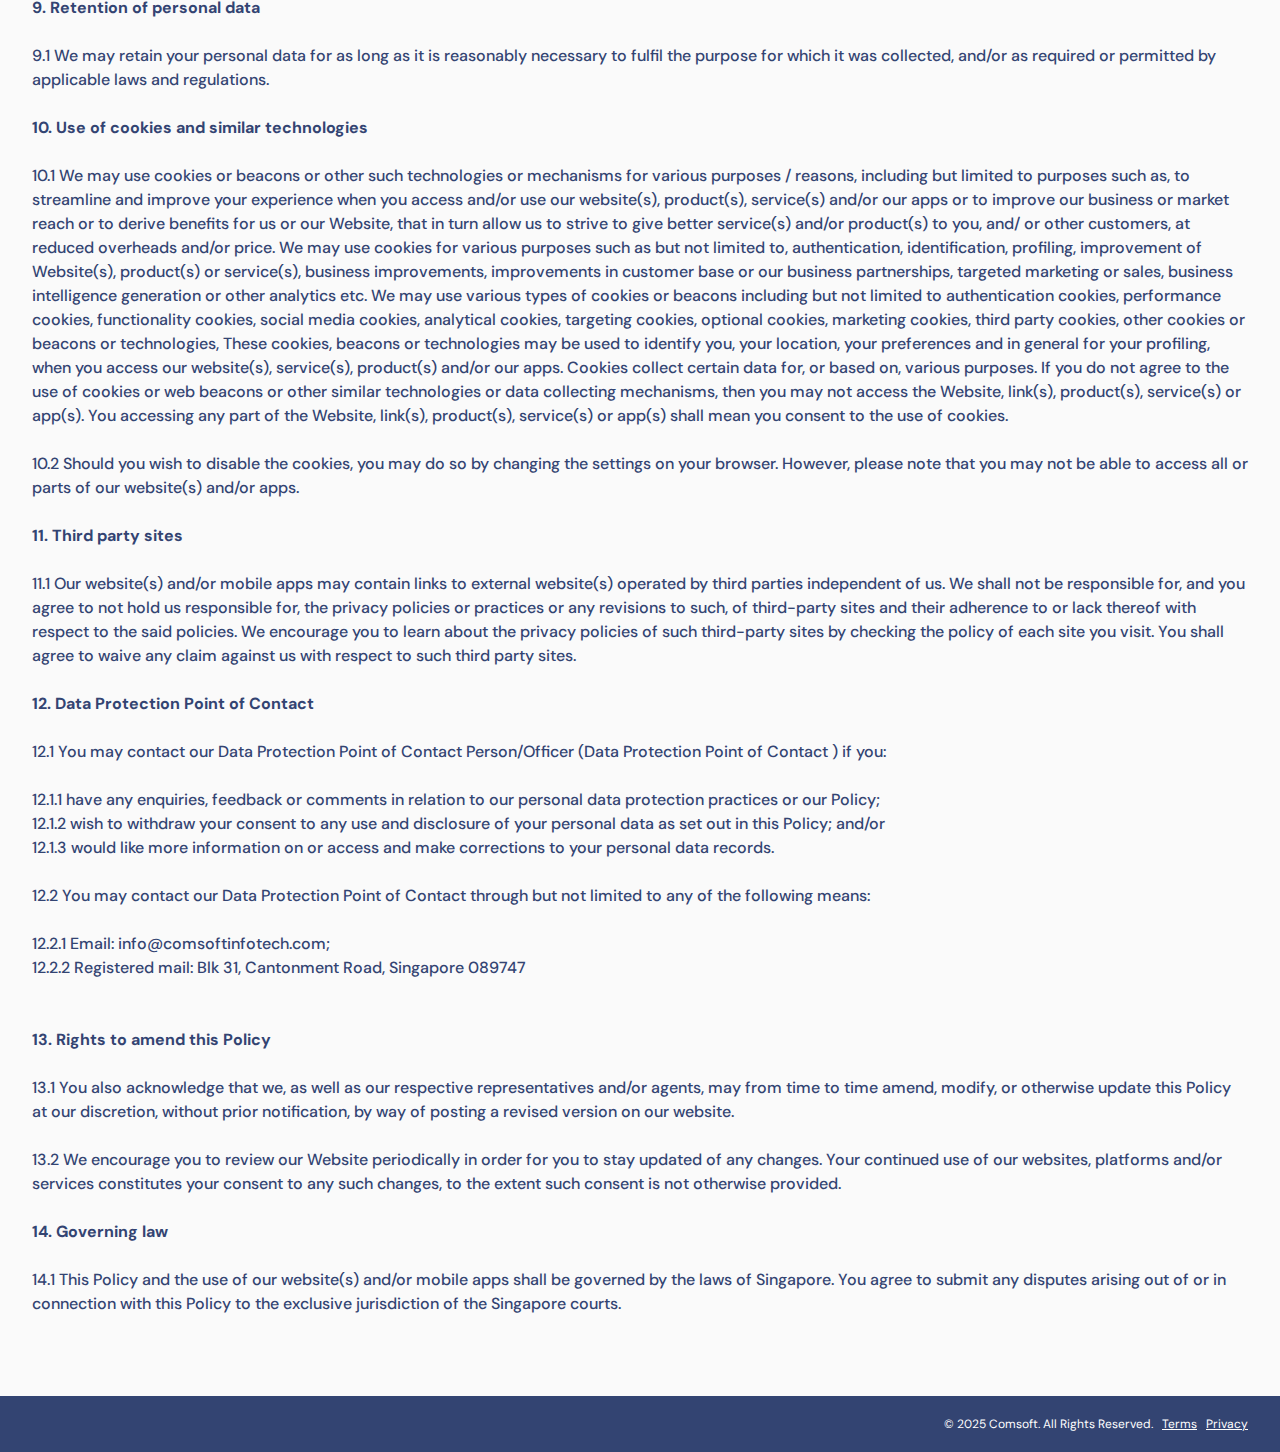
<file: privacy.html>
<!DOCTYPE html>
<html  >
<head>
  
  <meta charset="UTF-8">
  <meta http-equiv="X-UA-Compatible" content="IE=edge">
  
  <meta name="viewport" content="width=device-width, initial-scale=1, minimum-scale=1">
  <link rel="shortcut icon" href="assets/images/comsoft-logomark-121x77.png" type="image/x-icon">
  <meta name="description" content="">
  
  
  <title>Privacy</title>
  <link rel="stylesheet" href="assets/bootstrap/css/bootstrap.min.css">
  <link rel="stylesheet" href="assets/popup-overlay-plugin/style.css">
  <link rel="stylesheet" href="assets/dropdown/css/style.css">
  <link rel="stylesheet" href="assets/socicon/css/styles.css">
  <link rel="stylesheet" href="assets/theme/css/style.css">
  <link href="assets/fonts/style.css" rel="stylesheet">
  <link rel="preload" href="https://fonts.googleapis.com/css?family=DM+Sans:100,200,300,400,500,600,700,800,900,100i,200i,300i,400i,500i,600i,700i,800i,900i&display=swap" as="style" onload="this.onload=null;this.rel='stylesheet'">
  <noscript><link rel="stylesheet" href="https://fonts.googleapis.com/css?family=DM+Sans:100,200,300,400,500,600,700,800,900,100i,200i,300i,400i,500i,600i,700i,800i,900i&display=swap"></noscript>
  <link rel="preload" as="style" href="assets/mobirise/css/mbr-additional.css?v=OicqF6"><link rel="stylesheet" href="assets/mobirise/css/mbr-additional.css?v=OicqF6" type="text/css">

  
  
  
</head>
<body>
  
  <section data-bs-version="5.1" class="menu menu01 identitym5 cid-uXui34K1BA" once="menu" id="menu01-2k">
    

    <nav class="navbar navbar-dropdown navbar-fixed-top navbar-expand-lg">
        <div class="content-wrap container-fluid">
            <div class="navbar-brand">
                <span class="navbar-logo">
                    <a href="index.html">
                        <img src="assets/images/comsoft-logomark-121x77.png" alt="" style="height: 2.5rem;">
                    </a>
                </span>
                
            </div>
            <button class="navbar-toggler" type="button" data-toggle="collapse" data-bs-toggle="collapse" data-target="#navbarSupportedContent" data-bs-target="#navbarSupportedContent" aria-controls="navbarNavAltMarkup" aria-expanded="false" aria-label="Toggle navigation">
                <div class="hamburger">
                    <span></span>
                    <span></span>
                    <span></span>
                    <span></span>
                </div>
            </button>
            <div class="collapse navbar-collapse" id="navbarSupportedContent">
                <ul class="navbar-nav nav-dropdown" data-app-modern-menu="true"><li class="nav-item"><a class="nav-link link text-white text-primary display-4" href="about.html">About</a></li>
                    <li class="nav-item"><a class="nav-link link text-white text-primary display-4" href="products.html">Products</a>
                    </li>
                    <li class="nav-item"><a class="nav-link link text-white text-primary display-4" href="services.html">Services</a>
                    </li></ul>
                
                <div class="navbar-buttons mbr-section-btn"><a class="btn btn-white display-4" href="contact.html">
                        Contact
                    </a></div>
            </div>
        </div>
    </nav>
</section>

<section data-bs-version="5.1" class="header1 cid-uXui35cdWM mbr-fullscreen" id="header01-2l">
    
    

    
    <div class="container-fluid">
       <br>
        
        
        <div class="row justify-content-end">
            <div class="col-12 col-lg-12 align-left">
                
                <h1 class="mbr-section-title mbr-white mbr-fonts-style mb-4 display-2"><strong>Privacy Policy</strong></h1>
                <p class="mbr-text mbr-semibold mbr-fonts-style mb-4 display-4"><br><strong>1. Introduction 
</strong><br>
<br>1.1 This Data Privacy Policy (“Policy”) governs the collection, use, disclosure or processing of personal data submitted to Comsoft Pte Ltd Singapore and or Comsoft Fintech Pte Ltd Singapore and or it’s associate companies, including, where and when assigned by these companies then such assigned associate or subsidiary company(s) (collectively referred to as "Comsoft", “Company”, "we", "us", or "our"), in accordance with the Singapore Personal Data Protection Act 2012 (“PDPA”). This Policy applies to personal data in our possession or under our control, including personal data in the possession of organisations which we have engaged to collect, use, disclose or process personal data for our purposes.<br>
<br>1.2 This Privacy Policy applies but is not limited to:
<br>
<br>1.2.1 individuals who access our websites, platforms and/o services.
<br>1.2.2 individuals with whom we have or have had contact, either for business purposes or otherwise, whether on their own account or on behalf of third parties or organisations;
<br>1.2.3 individuals who are employees or prospective employees of the Company;
<br>1.2.4 individuals associated with our partners, third parties, suppliers, vendors or professional advisors; and
<br>1.2.5 individuals who have opted to receive communications from us.<br>
<br>1.3 By interacting with us, submitting information to us, purchasing, leasing, visiting, accessing, or using any of our websites, products, platforms and/or services offered by us, you agree and consent to the collection, use, disclosure and processing of your personal data set forth in this Policy
<br> 
<br><strong>2. Collection of personal data 
</strong><br>
<br>2.1 Pursuant to the PDPA, personal data refers to any data, whether true or not, about an individual who can be identified (a) from that data; or (b) from that data and other information which we have, or likely have access to. Examples of commonly collected personal data or information may include, but is not limited to:
<br>
<br>2.1.1 personal information such as your name, date of birth, nationality, passport or other identification number(s), credit card information, occupation, employment and medical history or other information; and
<br>2.1.2 contact information such as your phone number(s), billing and/or delivery address(es), email address(es) or other information;
<br>2.1.3 information about your device(s), including where available your IP addresses, device type, operating systems and browser types, or other information
<br>
<br>
<br>2.2 Generally, but not necessarily, we will collect your personal data where:
<br>
<br>2.2.1 it is provided to us voluntarily by you directly or through a third party who we believe, in good faith, as to have been duly authorised by you to disclose your personal data to us (the “Authorised Representative”); or
<br>2.2.2 collection and use of personal data without consent is permitted or required by the PDPA or any other applicable laws.
<br>
<br>
<br>2.3 With regard to any data or information submitted or provided by you to us, whether your own or of any other party, using any means or through any part of the Website, link(s), product(s), service(s) or app(s) or other mechanisms, must be fully correct, accurate, updated, current, and complete in all aspects, and you should keep it fully correct, accurate, updated, current, and complete at all times and you should have all the moral and legal rights over such data or information and you should retain all such rights. You are prohibited from submitting, updating or providing any data or information where any of this is not fully true.
<br>
<br>2.4 We may collect your personal data through various means, including but not limited to the following means, mechanisms, cases or events:
<br>
<br>2.4.1 when you submit any form, including but not limited to application and registration forms or other forms relating to any of our products and/or services;
<br>2.4.2 when you enter into any agreement (including but not limited to services agreements, sale purchase agreements, leasing agreements) or provide other documentation or information with respect to your interactions with us, or when you use our products and/or services;
<br>2.4.3 when you speak to any of our employees via telephone calls, face-to-face meetings, social media platforms, letters, or emails;
<br>2.4.4 when you use those portions of our Website or products or services that use our or third party cookies, web beacons or similar technologies or mechanisms or use other web links or third party website links that use these mechan8sms or any mechanisms that collect data or information;
<br>2.4.5 when you use our electronic services, or interact with us via our websites, or use services on our websites and/or access any of our mobile apps which are made available on the App Store and/or the Google Play Store;
<br>2.4.6 when you request that we contact you or request that you be included in an email, other mailing list, promotions or initiatives;
<br>2.4.7 when you respond to any request for additional personal data;
<br>2.4.8 when you are contacted by, and respond to our Company’s officers;
<br>2.4.9 when your images are captured by us via CCTV cameras while you are within our premises, or via photographs or videos taken by us or our representatives when you attend events at our premises;
<br>2.4.10 when we receive your personal data from third parties in connection with your relationship with us (e.g., business partners, public agencies, or relevant authorities);
<br>2.4.11 when you submit your personal data to us for any other reasons;
<br>2.4.12 when you access the Website or portions of the Website that use cookies, for or in relation to any of our websites, products, platforms and/or services and other similar technologies that record information about your use of our websites, products, platforms and/or services for various purposes;
<br>2.4.13 when we need your personal data in order to perform our obligations under a contract that we are about to enter into or have entered into with you; and/or
<br>2.4.14 when it is necessary for our legitimate interests or where we need to comply with a legal or regulatory obligation.
<br>
<br><strong>3. Purposes for which personal data is collected, used, disclosed or transferred 
</strong><br>
<br>3.1 Personal data may or will be collected, stored, used, processed, disclosed or transferred for various purposes such as, but not limited to the following:
<br>
<br>3.1.1 to help us verify your identity and any accounts you hold with us;
<br>3.1.2 to facilitate the provision of our business products and/or services;
<br>3.1.3 to fulfil contractual obligations, process and manage quotations, processing orders of the supply of goods and/or services;
<br>3.1.4 to process payment of invoices, bills and/or credit transactions for any purchase, lease or use of our products and/or services;
<br>3.1.5 to process and respond to inquiries, feedback, requests, applications or complaints and provide customer support;
<br>3.1.6 to manage our facilities, properties and business operations and comply with internal policies, reporting requirements and procedures;
<br>3.1.7 to process, monitor and record calls and electronic communications with you for quality assurance, employee training, and/or investigation purposes;
<br>3.1.8 to provide you with alerts, newsletters, promotional materials and any other information relating to our products and/or services that you requested or signed up to;
<br>3.1.9 to comply with applicable laws, regulations, codes of practice, guidelines, or to assist in law enforcement and investigations conducted by any governmental and/or regulatory authority;
<br>3.1.10 to execute our system administration and to report aggregate information to our partners and advertisers. This relates to statistical data about our user's browsing actions and patterns, and does not specify any individual;
<br>3.1.11 to enforce or defend our rights, contractual or otherwise, including investigations and participating in potential or actual litigation, arbitration, or other legal processes;
<br>3.1.12 to make efforts towards or to try to ensure that content from our websites, products, platforms and/or services is presented in the most effective manner for you and for your device;
<br>3.1.13 to notify you about changes to our services;
<br>3.1.14 to manage any other administrative and support processes; and/or
<br>3.1.15 any other purposes which are reasonably related to the aforementioned.
<br>
<br>
<br>3.2 You acknowledge, agree and consent to the processing of your personal data depending on the circumstances at hand, including at times for any such purpose that may not appear as a purpose.
<br>
<br>3.3 We may use the collected or extrapolated or analysed data or profiling or information for various purposes / reasons, including but limited to purposes such as, to streamline and improve your experience when you access and/or use our website(s), product(s), service(s) and/or our apps or to improve our business or market reach or to derive benefits for us or our Website(s), product(s) or service(s), that in turn allow us to strive to give better service(s) and/or product(s) to you, and/ or other customers, at reduced overheads and/or price. We may use the data, information or profiling for various purposes such as but not limited to, authentication, identification, profiling, improvement of Website(s), product(s) or service(s), business improvements, improvements in customer base or our business partnerships, targeted marketing or sales, business intelligence generation or other analytics etc. We may use various online forms, online or other direct or indirect information collection mechanisms, type of cookies or beacons or other technologies or data collection mechanisms and analytical or marketing tools or partnerships to improve our business potential or other benefits to us as permitted by law. If you do not agree to the said collection and use of data or cookies, web beacons or other similar technologies or data collecting mechanisms and the use or extrapolation of data, then you may not access any part of the Website, link(s), product(s), service(s) or app(s). You accessing any part of the Website, link(s), product(s), service(s) or app(s) shall mean you consent to the collection, extrapolation, analytics, sharing and use as stated herein.
<br>
<br>3.4 We may also use your data, or permit selected third parties to use your data, to provide you with information about websites, products, platforms and services which may be of interest to you and we may contact you about these by email, post or telephone.
<br>
<br>3.5 We may provide our business associates, partners or advertisers with aggregate information about our users. We may also use such aggregate information to help advertisers reach the kind of audience they want to target. We may make use of the personal data that we have collected from you to enable us to comply with our business associates’, partners’ or advertisers' wishes by displaying their advertisements to that target audience.
<br>
<br><strong>4. Disclosure and transfer of personal data
</strong><br>
<br>4.1 We will take reasonable steps to protect your personal data against misuse and unauthorised disclosure and will use, disclose and/or transfer your personal data as permitted under the applicable laws and regulations.
<br>
<br>4.2 We may disclose and/or transfer your personal data for the purposes specified in Clause 3 and permitted or required by applicable laws and regulations to the following entities or parties:
<br>
<br>4.2.1 our affiliates, business partners, counterparts and other companies within our group (if any);
<br>4.2.2 personnel, agents, advisors, auditor, financial institutions, and service providers in connection with our operations, products and/or services;
<br>4.2.3 any person or entity under a duty to keep the personal data confidential;
<br>4.2.4 any vendor or third party service provider, in connection with marketing promotions and services offered by us;
<br>4.2.5 any third parties to whom the Company is required to transfer data by law or regulatory requirement in or outside Singapore; and/or
<br>4.2.6 any other party to whom you consent for us to disclose your personal data to.
<br>
<br>
<br>4.3 We will also take reasonable steps to ensure that third parties acknowledge the confidentiality of your personal data and undertake to comply with the PDPA and this Policy.
<br>
<br>4.4 The personal data that we collect from you may be transferred to, and stored at, a destination outside Singapore. It may also be processed by staff operating outside Singapore, who work for us or one of our suppliers. Such staff may be engaged in functions such as but not limited to, the fulfilment of services and the provision of support services. By submitting your personal data to us, you agree to this transfer, storing or processing or use of your personal data or information. We will take steps reasonably necessary to ensure that your personal data is treated securely and in accordance with this Policy.
<br>
<br><strong>5. Security and protection of personal data  
</strong><br>
<br>5.1 We are committed to employing reasonable processes and procedures towards the objective of safeguarding your personal data, specifically to:
<br>
<br>5.1.1 ensure that all personal data collected by us shall be stored and/or filed in a manner in which personal data maintains its accuracy, integrity, and confidentiality; and
<br>5.1.2 prevent your personal data from being distorted, altered, damaged or accessed by unauthorised third parties.
<br>
<br>
<br>5.2 However, while we strive to use all reasonable efforts to safeguard your personal data, you acknowledge that the use of the internet and/or apps is not entirely secure and for this reason, we cannot guarantee the security or integrity of any personal data that is transferred from you or to you via the internet and/or apps. Accordingly, you shall not hold us liable for any unauthorised disclosure, loss or destruction of your personal data arising from such risks.
<br>
<br>5.3 If applicable, you undertake to keep your username and password (including other account details) secure and confidential and shall not disclose or permit it to be disclosed to any unauthorised person. You shall inform us as soon as reasonably practicable if you know or suspect that someone else knows your username and password, or if you believe that the confidentiality of your username and password has been lost, stolen or compromised in any way, or that actual or possible unauthorised transactions have taken place. Similarly, you shall not hold us liable for any damages resulting from any security breaches, on unauthorised and/or fraudulent use of your username and password.
<br>
<br><strong>6. Access and correction of personal data
</strong><br>
<br>6.1 Subject to the PDPA and certain exemptions, you may make an access request for access to a copy of, or a correction request to correct or update your personal data held by us in accordance with Clause 11.
<br>
<br>6.2 Please note that if your Personal Data has been provided to us by a third party (e.g., a referrer, or your company), you should contact that organisation or individual to make such access and correction requests to us on your behalf.
<br>
<br>6.3 Please note that depending on the nature of request, you may be required to pay an administration or other fee to be determined by us in order for your request to be processed.
<br>
<br>6.4 We will strive to respond to your request as soon as reasonably possible and based on the nature and complexity of the request.
<br>
<br>6.5 Where appropriate, if we are unable to provide you with any personal data or to make a correction requested by you, we shall generally inform you of the reasons as to why we are unable to do so (except where we are not required to do so under the PDPA).
<br>
<br><strong>7. Withdrawal of consent  
</strong><br>
<br>7.1 Once consent is provided, withdrawal of consent with respect to data already provided may be difficult or non feasible for already submitted data, For any future use of your personal data, we may, upon reasonable notice being given by you of your withdrawal of any consent given or deemed to have been given, subject to any applicable legal restrictions, contractual conditions and a reasonable duration of time, in respect of our collection, use or disclosure of your subsequent personal data in accordance with Clause 11, we may not be in a position to continue to provide our products and/or services to you or administer or continue any contractual relationship in place. We will inform you of the likely consequences upon your withdrawal of consent.
<br>
<br><strong>8. Accuracy, completeness, and currentness of information &amp; data provided by you
</strong><br>
<br>8.1 It is your (and where applicable, additionally your authorised representative’s) responsibility to provide accurate and updated personal data to us. We require that you (or your authorised representative) to notify us of any changes to your personal data in a timely manner and where provided using mechanisms provided by us. We require that you ensure that the record of your personal data or any data you submit to us or provide to us or any part of the Website or link(s) is accurate, current and complete and is kept accurate, current and complete at all times. We also require that you have full rights to any data or information that you submit, update or provide, whether yours or otherwise, before you submit, provide or update such data or information and that you shall continue to retain such rights in the future.
<br> 
<br><strong>9. Retention of personal data
</strong><br>
<br>9.1 We may retain your personal data for as long as it is reasonably necessary to fulfil the purpose for which it was collected, and/or as required or permitted by applicable laws and regulations.
<br> 
<br><strong>10. Use of cookies and similar technologies 
</strong><br>
<br>10.1 We may use cookies or beacons or other such technologies or mechanisms for various purposes / reasons, including but limited to purposes such as, to streamline and improve your experience when you access and/or use our website(s), product(s), service(s) and/or our apps or to improve our business or market reach or to derive benefits for us or our Website, that in turn allow us to strive to give better service(s) and/or product(s) to you, and/ or other customers, at reduced overheads and/or price. We may use cookies for various purposes such as but not limited to, authentication, identification, profiling, improvement of Website(s), product(s) or service(s), business improvements, improvements in customer base or our business partnerships, targeted marketing or sales, business intelligence generation or other analytics etc. We may use various types of cookies or beacons including but not limited to authentication cookies, performance cookies, functionality cookies, social media cookies, analytical cookies, targeting cookies, optional cookies, marketing cookies, third party cookies, other cookies or beacons or technologies, These cookies, beacons or technologies may be used to identify you, your location, your preferences and in general for your profiling, when you access our website(s), service(s), product(s) and/or our apps. Cookies collect certain data for, or based on, various purposes. If you do not agree to the use of cookies or web beacons or other similar technologies or data collecting mechanisms, then you may not access the Website, link(s), product(s), service(s) or app(s). You accessing any part of the Website, link(s), product(s), service(s) or app(s) shall mean you consent to the use of cookies.
<br>
<br>10.2 Should you wish to disable the cookies, you may do so by changing the settings on your browser. However, please note that you may not be able to access all or parts of our website(s) and/or apps.
<br>
<br><strong>11. Third party sites 
</strong><br>
<br>11.1 Our website(s) and/or mobile apps may contain links to external website(s) operated by third parties independent of us. We shall not be responsible for, and you agree to not hold us responsible for, the privacy policies or practices or any revisions to such, of third-party sites and their adherence to or lack thereof with respect to the said policies. We encourage you to learn about the privacy policies of such third-party sites by checking the policy of each site you visit. You shall agree to waive any claim against us with respect to such third party sites.
<br>
<br><strong>12. Data Protection Point of Contact
</strong><br>
<br>12.1 You may contact our Data Protection Point of Contact Person/Officer (Data Protection Point of Contact ) if you:
<br>
<br>12.1.1 have any enquiries, feedback or comments in relation to our personal data protection practices or our Policy;
<br>12.1.2 wish to withdraw your consent to any use and disclosure of your personal data as set out in this Policy; and/or
<br>12.1.3 would like more information on or access and make corrections to your personal data records.
<br>
<br>12.2 You may contact our Data Protection Point of Contact through but not limited to any of the following means:
<br>
<br>12.2.1 Email: info@comsoftinfotech.com;
<br>12.2.2 Registered mail: Blk 31, Cantonment Road, Singapore 089747
<br>
<br>
<br><strong>13. Rights to amend this Policy 
</strong><br>
<br>13.1 You also acknowledge that we, as well as our respective representatives and/or agents, may from time to time amend, modify, or otherwise update this Policy at our discretion, without prior notification, by way of posting a revised version on our website.
<br>
<br>13.2 We encourage you to review our Website periodically in order for you to stay updated of any changes. Your continued use of our websites, platforms and/or services constitutes your consent to any such changes, to the extent such consent is not otherwise provided.
<br> 
<br><strong>14. Governing law 
</strong><br>
<br>14.1 This Policy and the use of our website(s) and/or mobile apps shall be governed by the laws of Singapore. You agree to submit any disputes arising out of or in connection with this Policy to the exclusive jurisdiction of the Singapore courts.&nbsp;<br></p>
                
            </div>
        </div>
    </div>
</section>

<section data-bs-version="5.1" class="footer01 tokenm5 cid-uXuoQEtP0r" once="footers" id="footer01-2n">
    

    
    

    <div class="container-fluid">
        <div class="row flex-row-reverse">
            
            <div class="col-12 col-lg-12 card">
                <p class="mbr-copy mbr-fonts-style display-4" style="font-size:12px !important;">
                    © 2025 Comsoft. All Rights Reserved. &nbsp;&nbsp;<a href="terms.html" style="color:#fff;"><u>Terms</u></a>  &nbsp;&nbsp;<a href="privacy.html" style="color:#fff;"><u>Privacy</u></a></p>
            </div>
        </div>
    </div>
</section>


<script src="assets/bootstrap/js/bootstrap.bundle.min.js"></script>
  <script src="assets/smoothscroll/smooth-scroll.js"></script>
  <script src="assets/ytplayer/index.js"></script>
  <script src="assets/dropdown/js/navbar-dropdown.js"></script>
  <script src="assets/theme/js/script.js"></script>
  
  
  
 <div id="scrollToTop" class="scrollToTop mbr-arrow-up"><a style="text-align: center;"><i class="mbr-arrow-up-icon mbr-arrow-up-icon-cm cm-icon cm-icon-smallarrow-up"></i></a></div>
  </body>
</html>
</file>
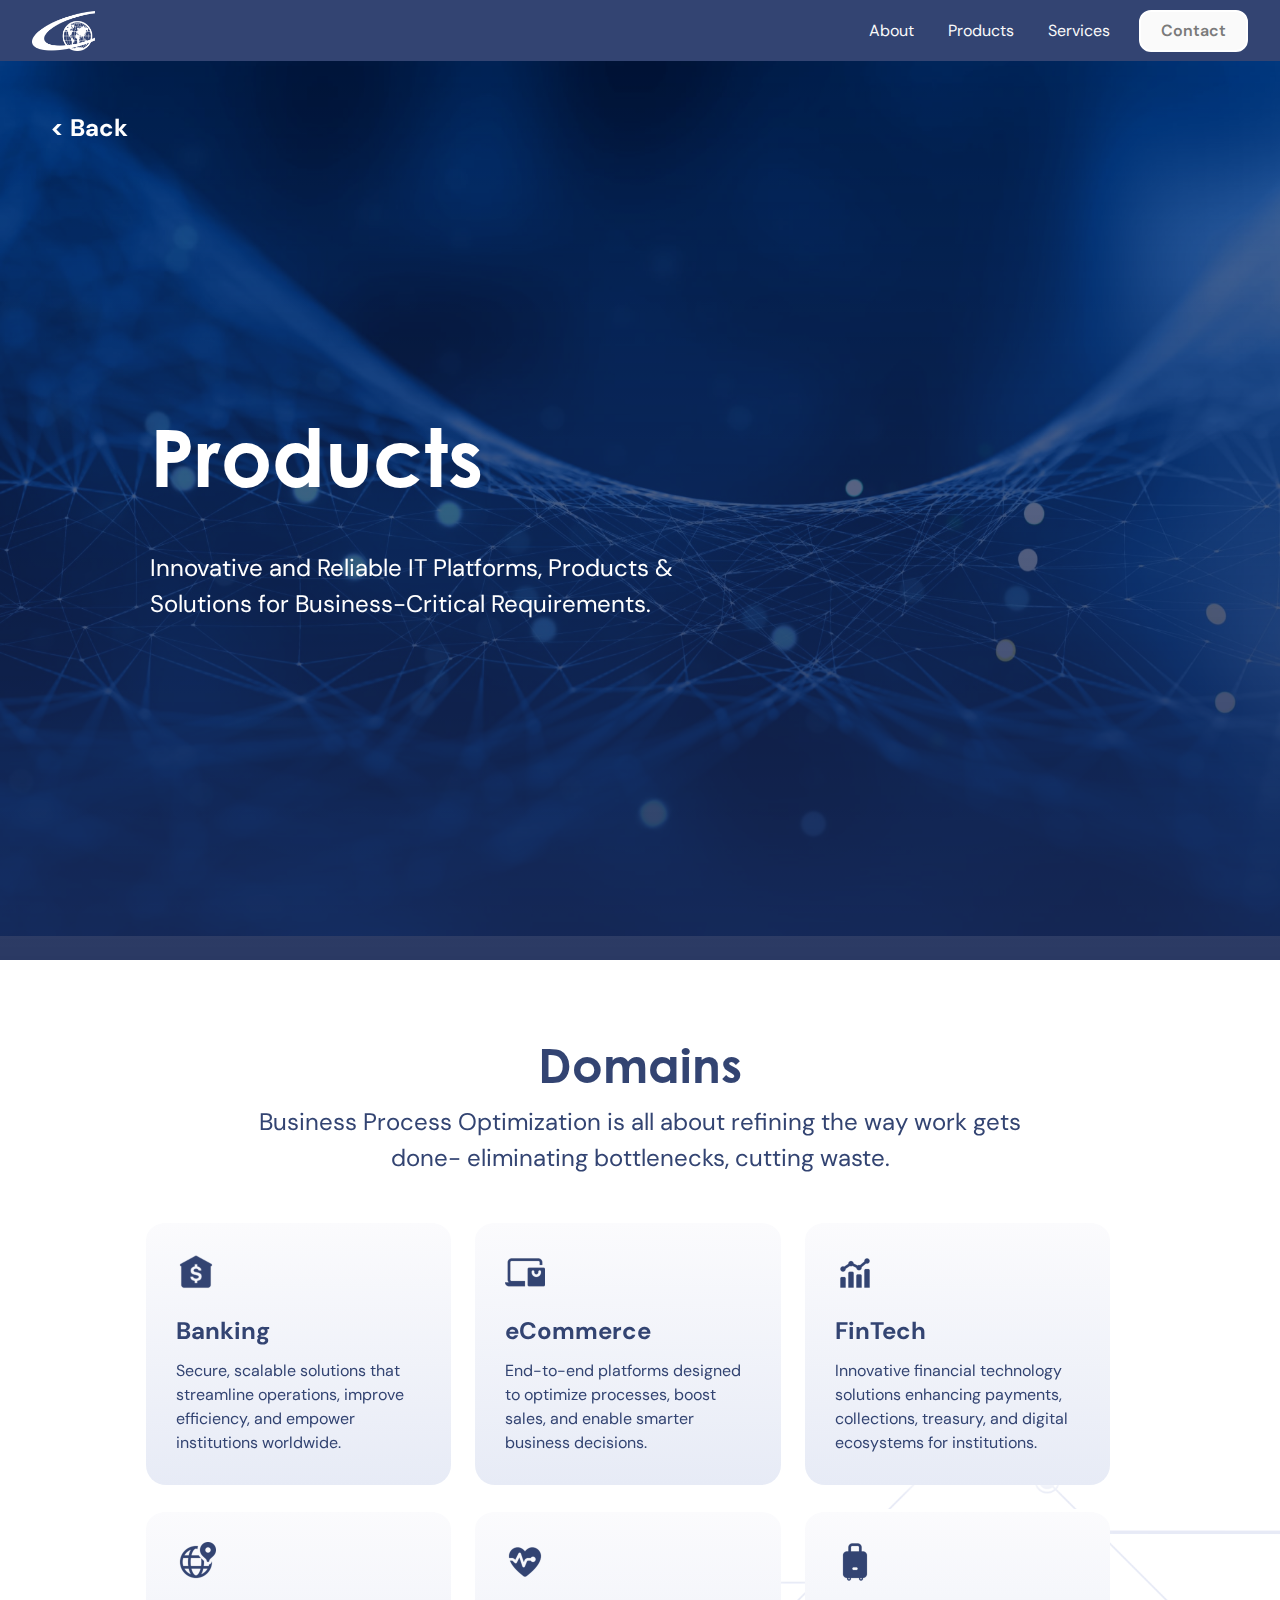
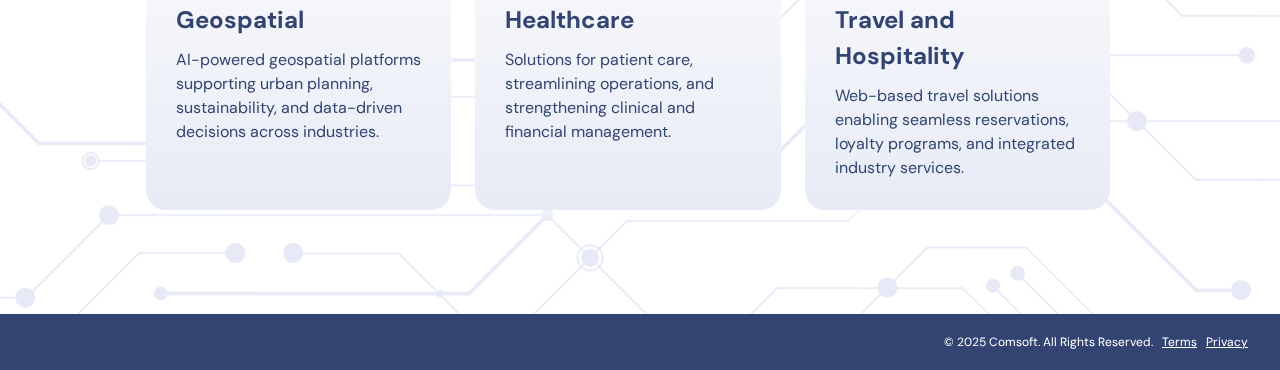
<file: products.html>
<!DOCTYPE html>
<html  >
<head>
  
  <meta charset="UTF-8">
  <meta http-equiv="X-UA-Compatible" content="IE=edge">
  
  <meta name="viewport" content="width=device-width, initial-scale=1, minimum-scale=1">
  <link rel="shortcut icon" href="assets/images/comsoft-logomark-121x77.png" type="image/x-icon">
  <meta name="description" content="">
  
  
  <title>Products</title>
  <link rel="stylesheet" href="assets/web/assets/mobirise-icons2/mobirise2.css">
  <link rel="stylesheet" href="assets/bootstrap/css/bootstrap.min.css">
  <link rel="stylesheet" href="assets/parallax/jarallax.css">
  <link rel="stylesheet" href="assets/popup-overlay-plugin/style.css">
  <link rel="stylesheet" href="assets/dropdown/css/style.css">
  <link rel="stylesheet" href="assets/socicon/css/styles.css">
  <link rel="stylesheet" href="assets/theme/css/style.css">
  <link href="assets/fonts/style.css" rel="stylesheet">
  <link rel="preload" href="https://fonts.googleapis.com/css?family=DM+Sans:100,200,300,400,500,600,700,800,900,100i,200i,300i,400i,500i,600i,700i,800i,900i&display=swap" as="style" onload="this.onload=null;this.rel='stylesheet'">
  <noscript><link rel="stylesheet" href="https://fonts.googleapis.com/css?family=DM+Sans:100,200,300,400,500,600,700,800,900,100i,200i,300i,400i,500i,600i,700i,800i,900i&display=swap"></noscript>
  <link rel="preload" as="style" href="assets/mobirise/css/mbr-additional.css?v=GFGjVi"><link rel="stylesheet" href="assets/mobirise/css/mbr-additional.css?v=GFGjVi" type="text/css">

  
  
  
</head>
<body>
  
  <section data-bs-version="5.1" class="menu menu01 identitym5 cid-uXduNvz61G" once="menu" id="menu01-i">
    

    <nav class="navbar navbar-dropdown navbar-fixed-top navbar-expand-lg">
        <div class="content-wrap container-fluid">
            <div class="navbar-brand">
                <span class="navbar-logo">
                    <a href="index.html">
                        <img src="assets/images/comsoft-logomark-121x77.png" alt="" style="height: 2.5rem;">
                    </a>
                </span>
                
            </div>
            <button class="navbar-toggler" type="button" data-toggle="collapse" data-bs-toggle="collapse" data-target="#navbarSupportedContent" data-bs-target="#navbarSupportedContent" aria-controls="navbarNavAltMarkup" aria-expanded="false" aria-label="Toggle navigation">
                <div class="hamburger">
                    <span></span>
                    <span></span>
                    <span></span>
                    <span></span>
                </div>
            </button>
            <div class="collapse navbar-collapse" id="navbarSupportedContent">
                <ul class="navbar-nav nav-dropdown" data-app-modern-menu="true"><li class="nav-item"><a class="nav-link link text-white text-primary display-4" href="about.html">About</a></li>
                    <li class="nav-item"><a class="nav-link link text-white text-primary display-4" href="products.html">Products</a>
                    </li>
                    <li class="nav-item"><a class="nav-link link text-white text-primary display-4" href="services.html">Services</a>
                    </li></ul>
                
                <div class="navbar-buttons mbr-section-btn"><a class="btn btn-white display-4" href="contact.html">
                        Contact
                    </a></div>
            </div>
        </div>
    </nav>
</section>

<section data-bs-version="5.1" class="header02 strengthm5 cid-uXduNuYl2N mbr-fullscreen mbr-parallax-background" id="header02-g">
    

    
    <div class="mbr-overlay" style="opacity: 0.5; background-color: rgb(0, 16, 61);"></div>
    <div class="back-btn">        
        <p class="mbr-label mbr-fonts-style display-7">
            <a href="index.html" style="color: #ffffff !important;"><strong>&lt; Back</strong></a>
        </p>
    </div>
    <div class="page-style container-fluid">
        <div class="row">
            <div class="col-12 col-lg-7">
                <div class="content-wrapper">
                    
                    <h1 class="mbr-section-title mbr-fonts-style display-1"><strong>Products</strong></h1>
                    <p class="mbr-text mbr-fonts-style display-7">
                        Innovative and Reliable IT Platforms, Products &amp; Solutions for Business-Critical Requirements.
                    </p>
                    
                </div>
            </div>
        </div>
    </div>
</section>

<section data-bs-version="5.1" class="features03 supportm5 background-img cid-uXdvHnhETI" id="features03-k">
    

    
    

    <div class="page-style container-fluid">
        <div class="row">
            <div class="col-12">
                <div class="content-wrapper">
                    <div class="label-wrapper">
                       
                    <div class="title-wrapper">
                        <h2 class="mbr-section-title mbr-fonts-style display-2">
                            Domains
                        </h2>
                    </div>
                    <div class="text-wrapper">
                        <p class="mbr-text mbr-fonts-style display-7">
                            Business Process Optimization is all about refining the way work gets done- eliminating 
                            bottlenecks, cutting waste.
                        </p>
                    </div>
                </div>
            </div>
        </div>
        <div class="row items-wrapper">
            <div class="col-12 col-lg-4 item features-without-image">
                <a href="banking.html">
                <div class="item-wrapper">
                    <div class="item-content">
                        <div class="icon-wrapper">
                            <div class="iconfont-wrapper icon-img">
                        <img src="assets/images/bank-240x240.png" alt="Solution Mapping">
                    </div>
                        </div>
                        <h1 class="item-title mbr-fonts-style display-7"><strong>
                            Banking</strong></h1>
                        <p class="item-text mbr-fonts-style display-4">Secure, scalable solutions that streamline operations, improve efficiency, and empower institutions worldwide.
                        </p>
                        
                    </div>
                </div>
                </a>
            </div>
            <div class="col-12 col-lg-4 item features-without-image">
                <a href="ecommerce.html">
                <div class="item-wrapper">
                    <div class="item-content">
                        <div class="icon-wrapper">
                             <div class="iconfont-wrapper icon-img">
                        <img src="assets/images/online20shopping-160x160.png" alt="Solution Mapping">
                    </div>
                        </div>
                        <h1 class="item-title mbr-fonts-style display-7"><strong>eCommerce</strong></h1>
                        <p class="item-text mbr-fonts-style display-4">End-to-end platforms designed to optimize processes, boost sales, and enable smarter business decisions.</p>
                        
                    </div>
                </div>
                </a>
            </div>
            <div class="col-12 col-lg-4 item features-without-image">
                <a href="fintech.html">
                <div class="item-wrapper">
                    <div class="item-content">
                        <div class="icon-wrapper">
                            <div class="iconfont-wrapper icon-img">
                        <img src="assets/images/combo20chart-160x160.png" alt="Solution Mapping">
                    </div>
                        </div>
                        <h1 class="item-title mbr-fonts-style display-7"><strong>FinTech</strong></h1>
                        <p class="item-text mbr-fonts-style display-4">Innovative financial technology solutions enhancing payments, collections, treasury, and digital ecosystems for institutions.
                        </p>
                        
                    </div>
                </div>
                </a>
            </div>
            <div class="col-12 col-lg-4 item features-without-image">
                <a href="geospatial.html">
                <div class="item-wrapper">
                    <div class="item-content">
                        <div class="icon-wrapper">
                            <div class="iconfont-wrapper icon-img">
                        <img src="assets/images/worldwide20location-160x160.png" alt="Solution Mapping">
                    </div>
                        </div>
                        <h1 class="item-title mbr-fonts-style display-7"><strong>Geospatial</strong></h1>
                        <p class="item-text mbr-fonts-style display-4">AI-powered geospatial platforms supporting urban planning, sustainability, and data-driven decisions across industries.
                        </p>
                       
                    </div>
                </div>
                </a>
            </div>
            <div class="col-12 col-lg-4 item features-without-image">
                <a href="healthcare.html">
                <div class="item-wrapper">
                    <div class="item-content">
                        <div class="icon-wrapper">
                            <div class="iconfont-wrapper icon-img">
                        <img src="assets/images/heart20with20pulse-160x160.png" alt="Solution Mapping">
                    </div>
                        </div>
                        <h1 class="item-title mbr-fonts-style display-7"><strong>Healthcare</strong></h1>
                        <p class="item-text mbr-fonts-style display-4">Solutions for patient care, streamlining operations, and strengthening clinical and financial management.
                        </p>
                       
                    </div>
                </div>
                </a>
            </div>
            <div class="col-12 col-lg-4 item features-without-image">
                <a href="travel.html">
                <div class="item-wrapper">
                    <div class="item-content">
                        <div class="icon-wrapper">
                            <div class="iconfont-wrapper icon-img">
                        <img src="assets/images/carry20on20bag-160x160.png" alt="Solution Mapping">
                    </div>
                        </div>
                        <h1 class="item-title mbr-fonts-style display-7"><strong>Travel and Hospitality&nbsp;</strong></h1>
                        <p class="item-text mbr-fonts-style display-4">Web-based travel solutions enabling seamless reservations, loyalty programs, and integrated industry services.
                        </p>
                        
                    </div>
                </div>
                </a>
            </div>
        </div>
    </div>
</div></section>

<section data-bs-version="5.1" class="footer01 tokenm5 cid-uXduNvW3pI" once="footers" id="footer01-j">
    

    
    

    <div class="container-fluid">
        <div class="row flex-row-reverse">
            
            <div class="col-12 col-lg-12 card">
                <p class="mbr-copy mbr-fonts-style display-4" style="font-size:12px !important;">
                    © 2025 Comsoft. All Rights Reserved. &nbsp;&nbsp;<a href="terms.html" style="color:#fff;"><u>Terms</u></a>  &nbsp;&nbsp;<a href="privacy.html" style="color:#fff;"><u>Privacy</u></a></p>
            </div>
        </div>
    </div>
</section>


<script src="assets/bootstrap/js/bootstrap.bundle.min.js"></script>
  <script src="assets/parallax/jarallax.js"></script>
  <script src="assets/smoothscroll/smooth-scroll.js"></script>
  <script src="assets/ytplayer/index.js"></script>
  <script src="assets/dropdown/js/navbar-dropdown.js"></script>
  <script src="assets/theme/js/script.js"></script>
  
  
  
 <div id="scrollToTop" class="scrollToTop mbr-arrow-up"><a style="text-align: center;"><i class="mbr-arrow-up-icon mbr-arrow-up-icon-cm cm-icon cm-icon-smallarrow-up"></i></a></div>
  </body>
</html>
</file>
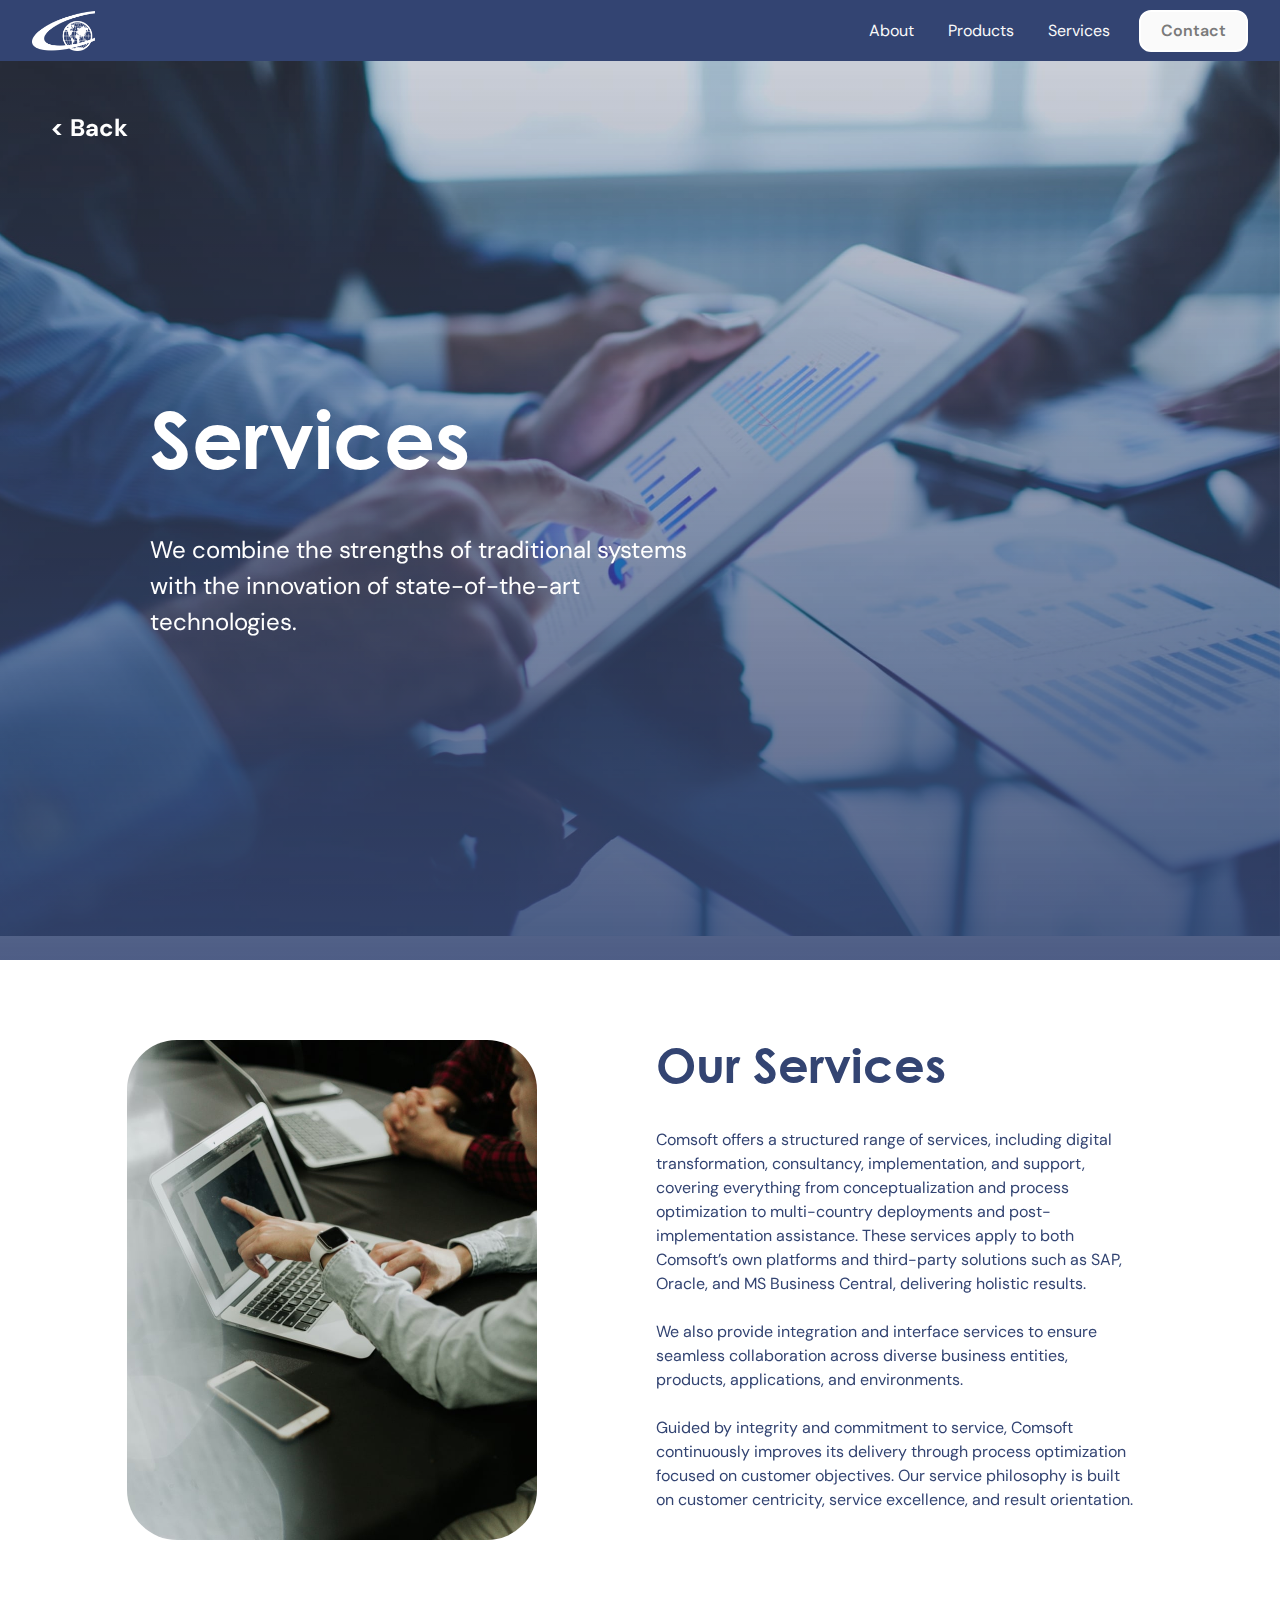
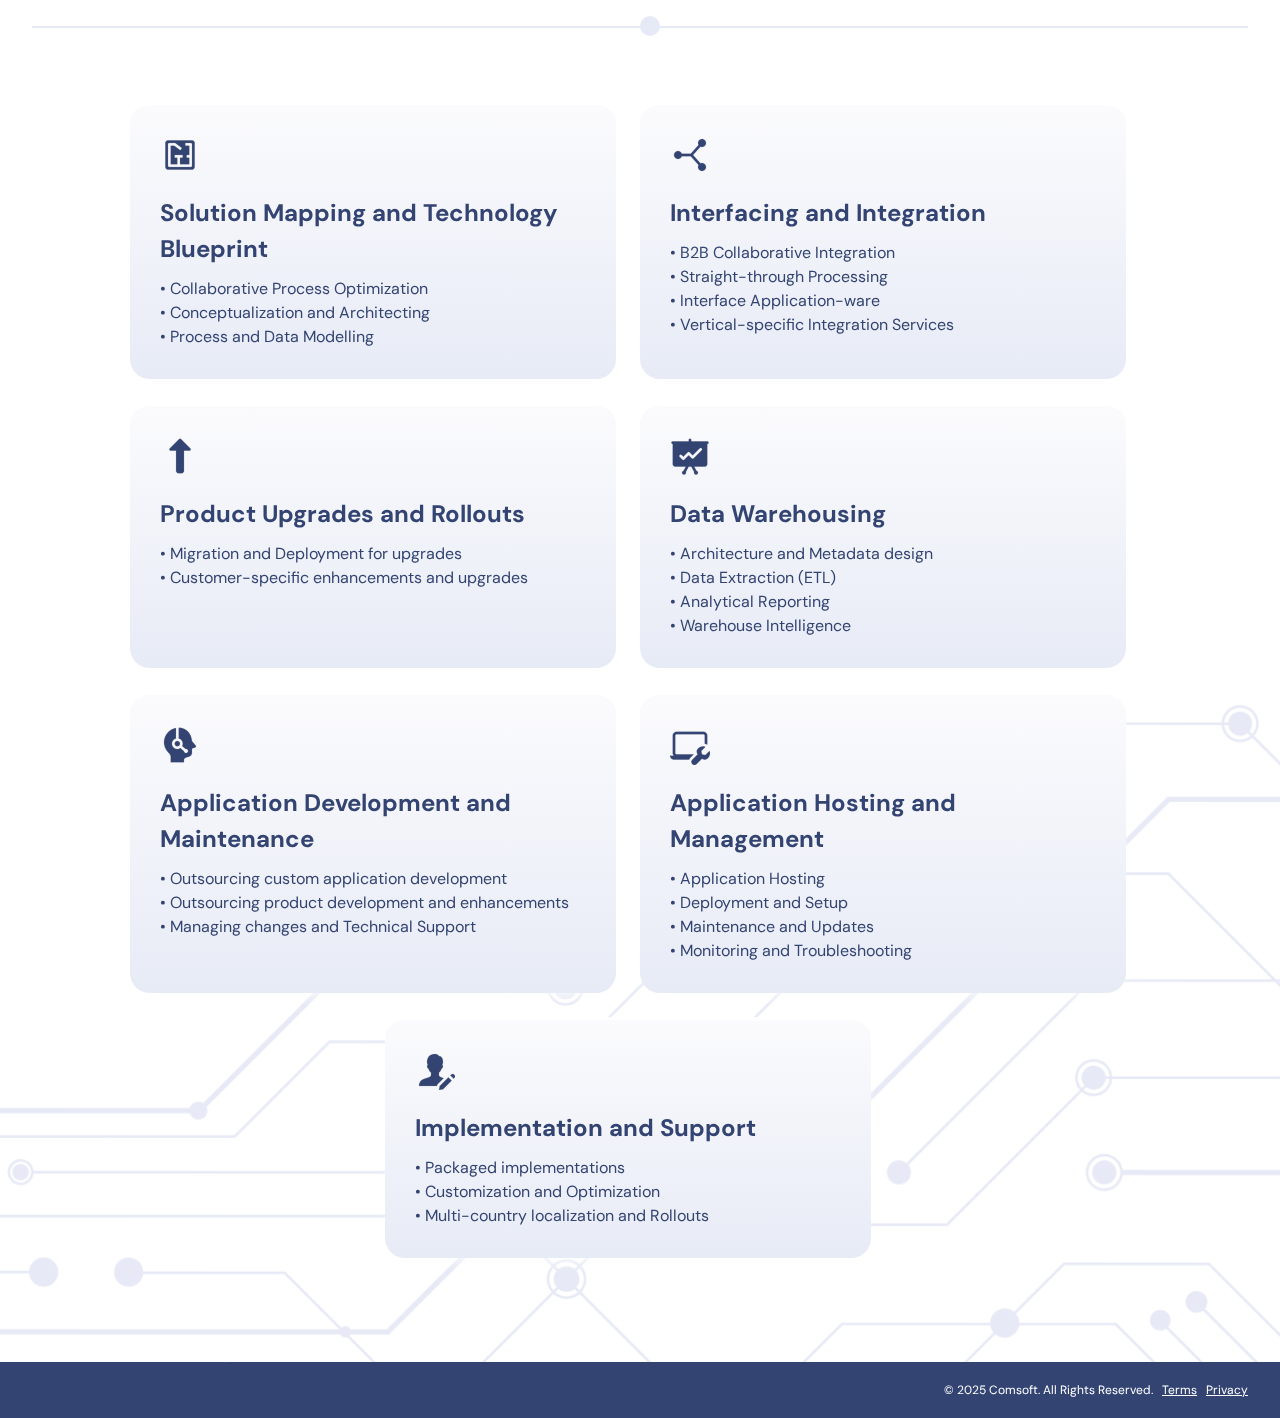
<file: services.html>
<!DOCTYPE html>
<html  >
<head>
  
  <meta charset="UTF-8">
  <meta http-equiv="X-UA-Compatible" content="IE=edge">
  
  <meta name="viewport" content="width=device-width, initial-scale=1, minimum-scale=1">
  <link rel="shortcut icon" href="assets/images/comsoft-logomark-121x77.png" type="image/x-icon">
  <meta name="description" content="">
  
  
  <title>Services</title>
  <link rel="stylesheet" href="assets/web/assets/mobirise-icons2/mobirise2.css">
  <link rel="stylesheet" href="assets/bootstrap/css/bootstrap.min.css">
  <link rel="stylesheet" href="assets/parallax/jarallax.css">
  <link rel="stylesheet" href="assets/popup-overlay-plugin/style.css">
  <link rel="stylesheet" href="assets/dropdown/css/style.css">
  <link rel="stylesheet" href="assets/socicon/css/styles.css">
  <link rel="stylesheet" href="assets/theme/css/style.css">
  <link href="assets/fonts/style.css" rel="stylesheet">
  <link rel="preload" href="https://fonts.googleapis.com/css?family=DM+Sans:100,200,300,400,500,600,700,800,900,100i,200i,300i,400i,500i,600i,700i,800i,900i&display=swap" as="style" onload="this.onload=null;this.rel='stylesheet'">
  <noscript><link rel="stylesheet" href="https://fonts.googleapis.com/css?family=DM+Sans:100,200,300,400,500,600,700,800,900,100i,200i,300i,400i,500i,600i,700i,800i,900i&display=swap"></noscript>
  <link rel="preload" as="style" href="assets/mobirise/css/mbr-additional.css?v=sy1zZe"><link rel="stylesheet" href="assets/mobirise/css/mbr-additional.css?v=sy1zZe" type="text/css">

  
  
  
</head>
<body>
  
  <section data-bs-version="5.1" class="menu menu01 identitym5 cid-uXdZiB5aSn" once="menu" id="menu01-n">
    

    <nav class="navbar navbar-dropdown navbar-fixed-top navbar-expand-lg">
        <div class="content-wrap container-fluid">
            <div class="navbar-brand">
                <span class="navbar-logo">
                    <a href="index.html">
                        <img src="assets/images/comsoft-logomark-121x77.png" alt="" style="height: 2.5rem;">
                    </a>
                </span>
                
            </div>
            <button class="navbar-toggler" type="button" data-toggle="collapse" data-bs-toggle="collapse" data-target="#navbarSupportedContent" data-bs-target="#navbarSupportedContent" aria-controls="navbarNavAltMarkup" aria-expanded="false" aria-label="Toggle navigation">
                <div class="hamburger">
                    <span></span>
                    <span></span>
                    <span></span>
                    <span></span>
                </div>
            </button>
            <div class="collapse navbar-collapse" id="navbarSupportedContent">
                <ul class="navbar-nav nav-dropdown" data-app-modern-menu="true"><li class="nav-item"><a class="nav-link link text-white text-primary display-4" href="about.html">About</a></li>
                    <li class="nav-item"><a class="nav-link link text-white text-primary display-4" href="products.html">Products</a>
                    </li>
                    <li class="nav-item"><a class="nav-link link text-white text-primary display-4" href="services.html">Services</a>
                    </li></ul>
                
                <div class="navbar-buttons mbr-section-btn"><a class="btn btn-white display-4" href="contact.html">
                        Contact
                    </a></div>
            </div>
        </div>
    </nav>
</section>

<section data-bs-version="5.1" class="header02 strengthm5 cid-uXdZiBxyll mbr-fullscreen mbr-parallax-background" id="header02-o">
    

    
    <div class="mbr-overlay" style="opacity: 0.2; background-color: rgb(51, 68, 114);"></div>
    
    <div class="back-btn">        
        <p class="mbr-label mbr-fonts-style display-7">
            <a href="index.html" style="color: #ffffff !important;"><strong>&lt; Back</strong></a>
        </p>
    </div>
    <div class="page-style container-fluid">
        <div class="row">
            <div class="col-12 col-lg-7">
                <div class="content-wrapper">
                    
                    <h1 class="mbr-section-title mbr-fonts-style display-1"><strong>Services</strong></h1>
                    <p class="mbr-text mbr-fonts-style display-7">
                        We combine the strengths of traditional systems with the innovation of state-of-the-art technologies.
                    </p>
                    
                </div>
            </div>
        </div>
    </div>
</section>

<section data-bs-version="5.1" class="content3 programm5 cid-uXe1OWa1LV" id="content3-r">

    

    
    

    <div class="container-fluid">
        <div class="row">
            <div class="col-12 col-lg-6">
                <div class="image-wrapper">
                    <img src="assets/images/priscilla-du-preez-nnmba7y1ymk-unsplash-820x1230.jpg" alt="">
                </div>
            </div>
            <div class="col-12 col-lg-6">
                <div class="title-wrapper">
                    <h2 class="mbr-section-title mbr-fonts-style display-2">
                        Our Services</h2>
                    <p class="mbr-text mbr-fonts-style services-text display-4">Comsoft offers a structured range of services, including digital transformation, consultancy, implementation, and support, covering everything from conceptualization and process optimization to multi-country deployments and post-implementation assistance. These services apply to both Comsoft’s own platforms and third-party solutions such as SAP, Oracle, and MS Business Central, delivering holistic results.
<br>
<br>We also provide integration and interface services to ensure seamless collaboration across diverse business entities, products, applications, and environments.
<br>
<br>Guided by integrity and commitment to service, Comsoft continuously improves its delivery through process optimization focused on customer objectives. Our service philosophy is built on customer centricity, service excellence, and result orientation.<br></p>
                </div>
            </div>
        </div>
    </div>
</section>

<section data-bs-version="5.1" class="features03 supportm5 background-img cid-uXdZiBRpFa" id="features03-p">
    

    
    

    <div class="container-fluid">
        <div class="row">
            
            <div class="col-12 col-lg-12 align-left">
                
                <div class="horizontal-line">
                    <div class="circle">
                    </div>
                </div>
                <br>
            </div>
        
        <div class="row items-wrapper ">
            <div class="col-12 col-lg-1 ">
            </div>
            <div class="col-12 col-lg-5 item features-without-image">
                <div class="item-wrapper">
                    <div class="item-content">
                        <div class="icon-wrapper">
                            <div class="iconfont-wrapper icon-img">
                        <img src="assets/images/floor20plan-160x160.png" alt="Solution Mapping">
                    </div>
                        </div>
                        <h1 class="item-title mbr-fonts-style display-7"><strong>Solution Mapping and Technology Blueprint</strong></h1>
                        <p class="item-text mbr-fonts-style display-4">•	Collaborative Process Optimization
<br>•	Conceptualization and Architecting
<br>•	Process and Data Modelling&nbsp;<br></p>
                        
                    </div>
                </div>
            </div>
            <div class="col-12 col-lg-5 item features-without-image">
                <div class="item-wrapper">
                    <div class="item-content">
                        <div class="icon-wrapper">
                             <div class="iconfont-wrapper icon-img">
                        <img src="assets/images/connect-160x160.png" alt="Solution Mapping">
                    </div>
                        </div>
                        <h1 class="item-title mbr-fonts-style display-7"><strong>Interfacing and Integration</strong></h1>
                        <p class="item-text mbr-fonts-style display-4">•	B2B Collaborative Integration
<br>•	Straight-through Processing
<br>•	Interface Application-ware
<br>•	Vertical-specific Integration Services&nbsp;<br></p>
                        
                    </div>
                </div>
            </div>
            <div class="col-12 col-lg-1 ">
            </div>
        </div>
        <div class="row items-wrapper ">
           <div class="col-12 col-lg-1 ">
            </div>
            <div class="col-12 col-lg-5 item features-without-image">
                <div class="item-wrapper">
                    <div class="item-content">
                        <div class="icon-wrapper">
                            <div class="iconfont-wrapper icon-img">
                        <img src="assets/images/up-160x160.png" alt="Solution Mapping">
                    </div>
                        </div>
                        <h1 class="item-title mbr-fonts-style display-7"><strong>Product Upgrades and Rollouts</strong></h1>
                        <p class="item-text mbr-fonts-style display-4">•	Migration and Deployment for upgrades
<br>•	Customer-specific enhancements and upgrades&nbsp;<br></p>
                        
                    </div>
                </div>
            </div>
            <div class="col-12 col-lg-5 item features-without-image">
                <div class="item-wrapper">
                    <div class="item-content">
                        <div class="icon-wrapper">
                            <div class="iconfont-wrapper icon-img">
                        <img src="assets/images/statistics-160x160.png" alt="Solution Mapping">
                    </div>
                        </div>
                        <h1 class="item-title mbr-fonts-style display-7"><strong>Data Warehousing</strong></h1>
                        <p class="item-text mbr-fonts-style display-4">•	Architecture and Metadata design
<br>•	Data Extraction (ETL)
<br>•	Analytical Reporting
<br>•	Warehouse Intelligence&nbsp;<br></p>
                        
                    </div>
                </div>
            </div>
            <div class="col-12 col-lg-1 ">
            </div>
        </div>
        <div class="row items-wrapper ">
           <div class="col-12 col-lg-1 ">
            </div>
            <div class="col-12 col-lg-5 item features-without-image">
                <div class="item-wrapper">
                    <div class="item-content">
                        <div class="icon-wrapper">
                            <div class="iconfont-wrapper icon-img">
                        <img src="assets/images/customer20support-160x160.png" alt="Solution Mapping">
                    </div>
                        </div>
                        <h1 class="item-title mbr-fonts-style display-7"><strong>Application Development and Maintenance</strong></h1>
                        <p class="item-text mbr-fonts-style display-4">•	Outsourcing custom application development
<br>•	Outsourcing product development and enhancements
<br>•	Managing changes and Technical Support&nbsp;<br></p>
                        
                    </div>
                </div>
            </div>
           
            <div class="col-12 col-lg-5 item features-without-image">
                <div class="item-wrapper">
                    <div class="item-content">
                        <div class="icon-wrapper">
                            <div class="iconfont-wrapper icon-img">
                        <img src="assets/images/computer20support-160x160.png" alt="Solution Mapping">
                    </div>
                        </div>
                        <h1 class="item-title mbr-fonts-style display-7"><strong>Application Hosting and Management</strong></h1>
                        <p class="item-text mbr-fonts-style display-4">•	Application Hosting
<br>•	Deployment and Setup
<br>•	Maintenance and Updates
<br>•	Monitoring and Troubleshooting&nbsp;<br></p>
                        
                    </div>
                </div>
            </div>
            <div class="col-12 col-lg-1 ">
            </div>
        </div>
        <div class="row items-wrapper ">
           
            <div class="col-12 col-lg-5 item features-without-image">
                <div class="item-wrapper">
                    <div class="item-content">
                        <div class="icon-wrapper">
                            <div class="iconfont-wrapper icon-img">
                        <img src="assets/images/registration-160x160.png" alt="Solution Mapping">
                    </div>
                        </div>
                        <h1 class="item-title mbr-fonts-style display-7"><strong>Implementation and Support</strong></h1>
                        <p class="item-text mbr-fonts-style display-4">• Packaged implementations
<br>•	Customization and Optimization
<br>•	Multi-country localization and Rollouts&nbsp;<br></p>
                        
                    </div>
                </div>
            </div>
            
            
        </div>
    </div>
</div></section>

<section data-bs-version="5.1" class="footer01 tokenm5 cid-uXdZiCiPY2" once="footers" id="footer01-q">
    

    
    

    <div class="container-fluid">
        <div class="row flex-row-reverse">
            
            <div class="col-12 col-lg-12 card">
                <p class="mbr-copy mbr-fonts-style display-4" style="font-size:12px !important;">
                    © 2025 Comsoft. All Rights Reserved. &nbsp;&nbsp;<a href="terms.html" style="color:#fff;"><u>Terms</u></a>  &nbsp;&nbsp;<a href="privacy.html" style="color:#fff;"><u>Privacy</u></a></p>
            </div>
        </div>
    </div>
</section>


<script src="assets/bootstrap/js/bootstrap.bundle.min.js"></script>
  <script src="assets/parallax/jarallax.js"></script>
  <script src="assets/smoothscroll/smooth-scroll.js"></script>
  <script src="assets/ytplayer/index.js"></script>
  <script src="assets/dropdown/js/navbar-dropdown.js"></script>
  <script src="assets/theme/js/script.js"></script>
  
  
  
 <div id="scrollToTop" class="scrollToTop mbr-arrow-up"><a style="text-align: center;"><i class="mbr-arrow-up-icon mbr-arrow-up-icon-cm cm-icon cm-icon-smallarrow-up"></i></a></div>
  </body>
</html>
</file>
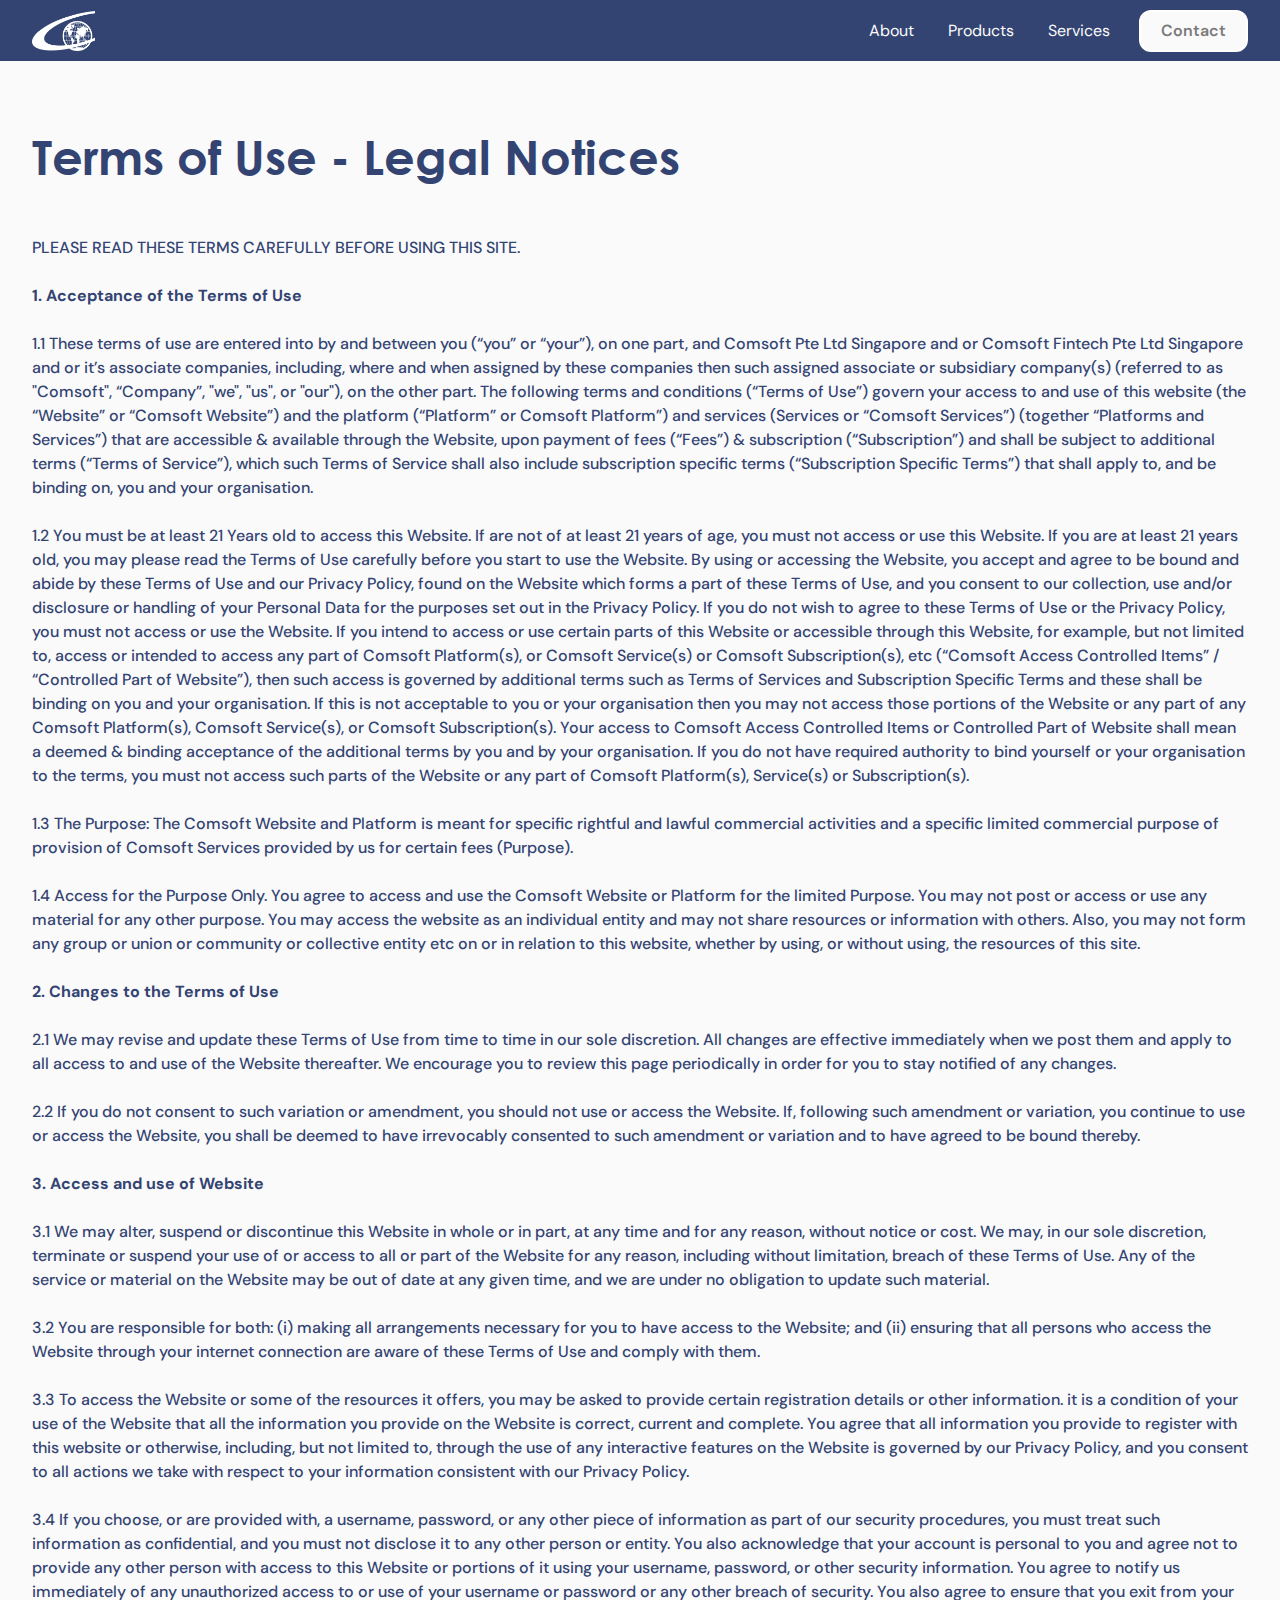
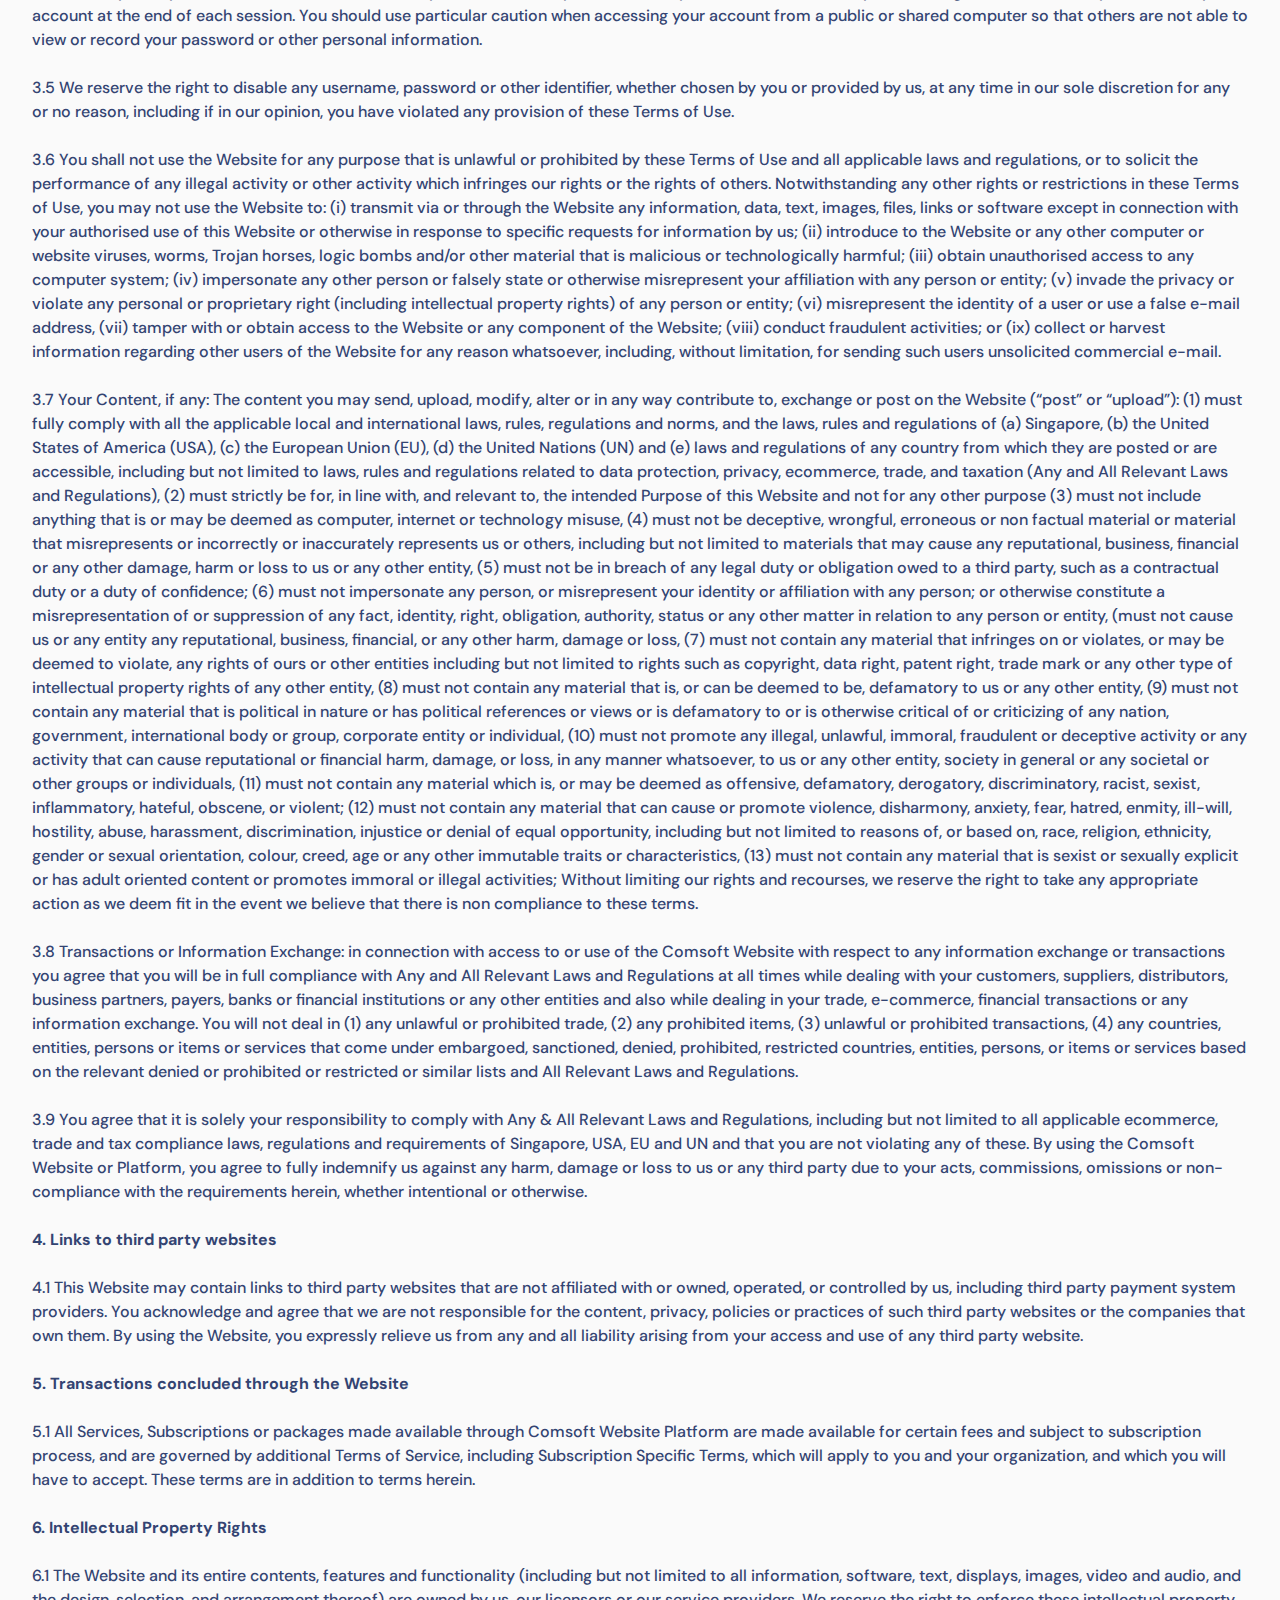
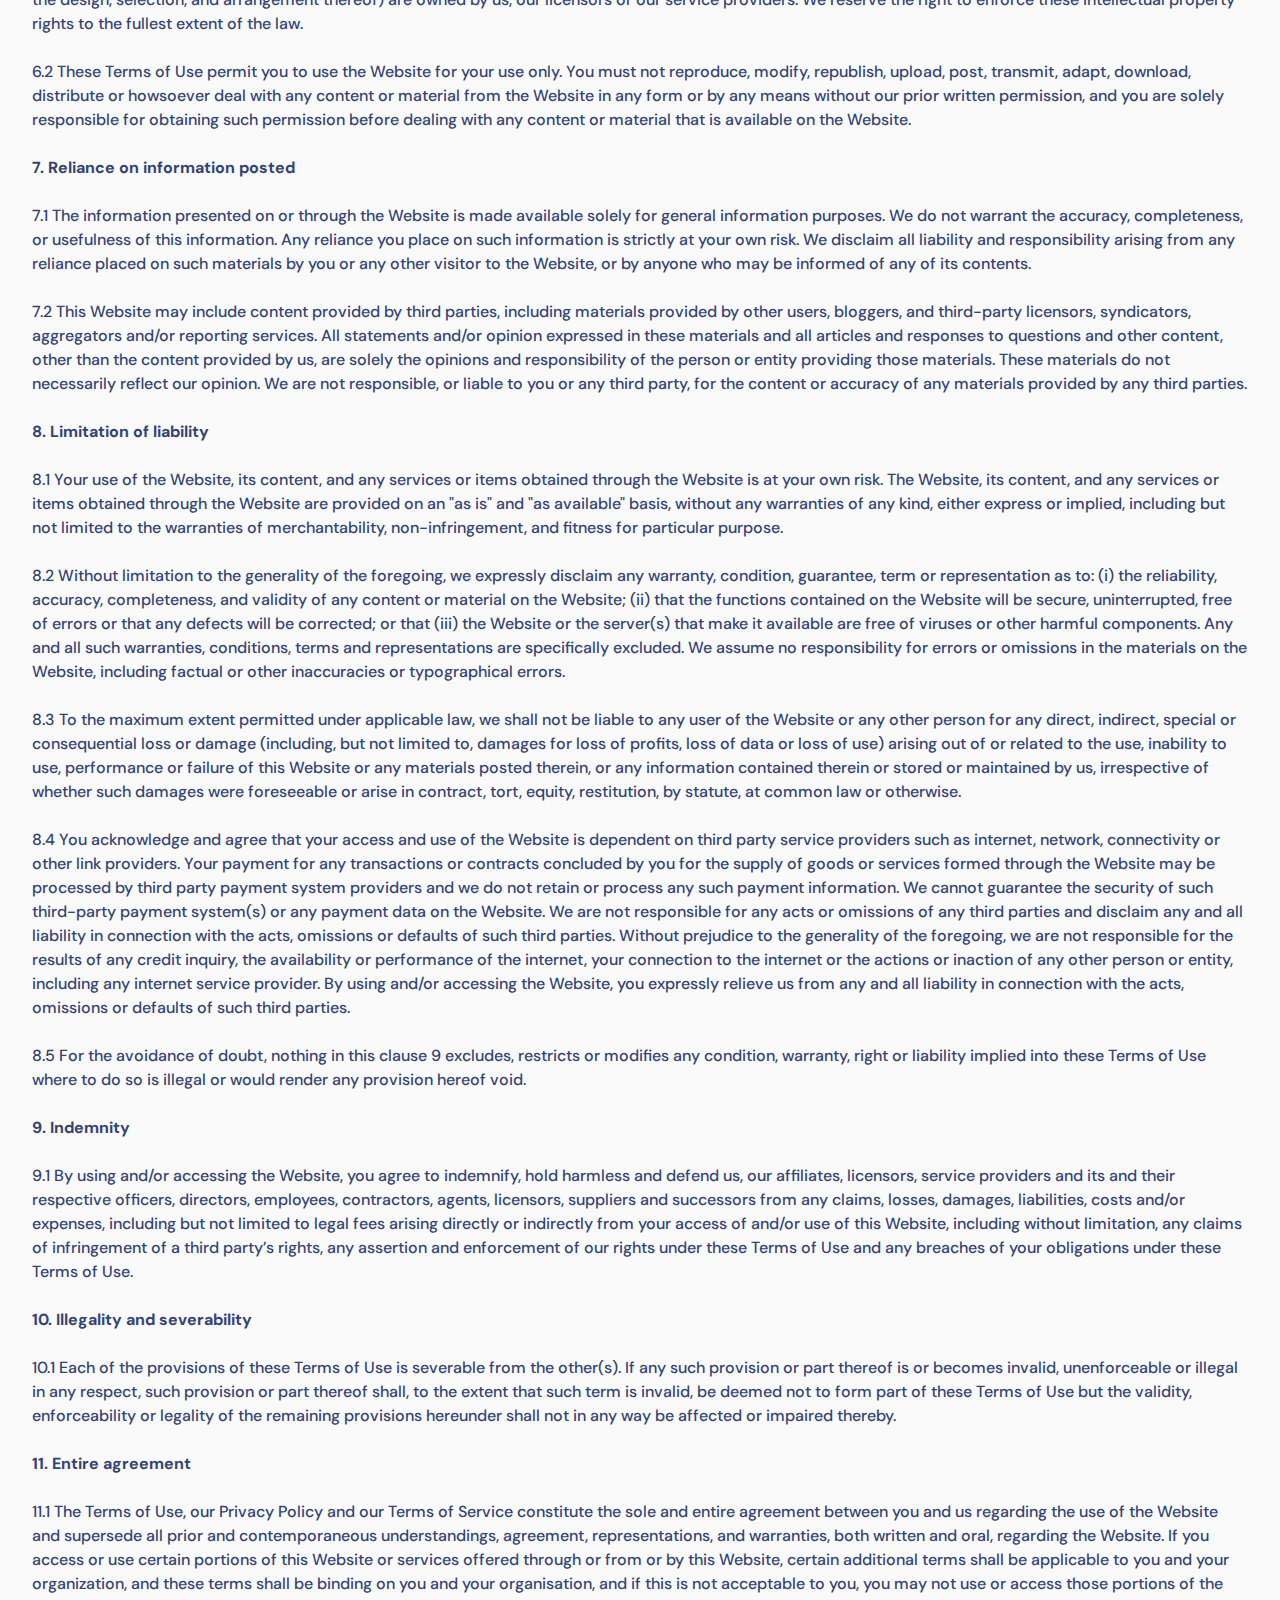
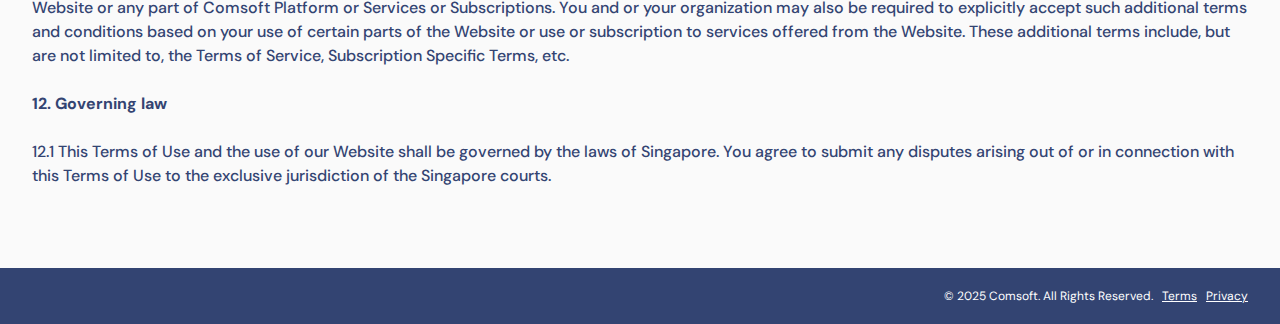
<file: terms.html>
<!DOCTYPE html>
<html  >
<head>
  
  <meta charset="UTF-8">
  <meta http-equiv="X-UA-Compatible" content="IE=edge">
  
  <meta name="viewport" content="width=device-width, initial-scale=1, minimum-scale=1">
  <link rel="shortcut icon" href="assets/images/comsoft-logomark-121x77.png" type="image/x-icon">
  <meta name="description" content="">
  
  
  <title>Terms</title>
  <link rel="stylesheet" href="assets/bootstrap/css/bootstrap.min.css">
  <link rel="stylesheet" href="assets/popup-overlay-plugin/style.css">
  <link rel="stylesheet" href="assets/dropdown/css/style.css">
  <link rel="stylesheet" href="assets/socicon/css/styles.css">
  <link rel="stylesheet" href="assets/theme/css/style.css">
  <link href="assets/fonts/style.css" rel="stylesheet">
  <link rel="preload" href="https://fonts.googleapis.com/css?family=DM+Sans:100,200,300,400,500,600,700,800,900,100i,200i,300i,400i,500i,600i,700i,800i,900i&display=swap" as="style" onload="this.onload=null;this.rel='stylesheet'">
  <noscript><link rel="stylesheet" href="https://fonts.googleapis.com/css?family=DM+Sans:100,200,300,400,500,600,700,800,900,100i,200i,300i,400i,500i,600i,700i,800i,900i&display=swap"></noscript>
  <link rel="preload" as="style" href="assets/mobirise/css/mbr-additional.css?v=irZcPD"><link rel="stylesheet" href="assets/mobirise/css/mbr-additional.css?v=irZcPD" type="text/css">

  
  
  
</head>
<body>
  
  <section data-bs-version="5.1" class="menu menu01 identitym5 cid-uXufwVbMKW" once="menu" id="menu01-2g">
    

    <nav class="navbar navbar-dropdown navbar-fixed-top navbar-expand-lg">
        <div class="content-wrap container-fluid">
            <div class="navbar-brand">
                <span class="navbar-logo">
                    <a href="index.html">
                        <img src="assets/images/comsoft-logomark-121x77.png" alt="" style="height: 2.5rem;">
                    </a>
                </span>
                
            </div>
            <button class="navbar-toggler" type="button" data-toggle="collapse" data-bs-toggle="collapse" data-target="#navbarSupportedContent" data-bs-target="#navbarSupportedContent" aria-controls="navbarNavAltMarkup" aria-expanded="false" aria-label="Toggle navigation">
                <div class="hamburger">
                    <span></span>
                    <span></span>
                    <span></span>
                    <span></span>
                </div>
            </button>
            <div class="collapse navbar-collapse" id="navbarSupportedContent">
                <ul class="navbar-nav nav-dropdown" data-app-modern-menu="true"><li class="nav-item"><a class="nav-link link text-white text-primary display-4" href="about.html">About</a></li>
                    <li class="nav-item"><a class="nav-link link text-white text-primary display-4" href="products.html">Products</a>
                    </li>
                    <li class="nav-item"><a class="nav-link link text-white text-primary display-4" href="services.html">Services</a>
                    </li></ul>
                
                <div class="navbar-buttons mbr-section-btn"><a class="btn btn-white display-4" href="contact.html">
                        Contact
                    </a></div>
            </div>
        </div>
    </nav>
</section>

<section data-bs-version="5.1" class="header1 cid-uXufwVVkMm mbr-fullscreen" id="header01-2i">
    
    

    
    <div class="container-fluid">
       <br>
        
        
        <div class="row justify-content-end">
            <div class="col-12 col-lg-12 align-left">
                
                <h1 class="mbr-section-title mbr-white mbr-fonts-style mb-4 display-2"><strong>Terms of Use - Legal Notices</strong></h1>
                <p class="mbr-text mbr-semibold mbr-fonts-style mb-4 display-4"><br>PLEASE READ THESE TERMS CAREFULLY BEFORE USING THIS SITE.
<br>
<br><strong>1. Acceptance of the Terms of Use 
</strong><br>
<br>1.1 These terms of use are entered into by and between you (“you” or “your”), on one part, and Comsoft Pte Ltd Singapore and or Comsoft Fintech Pte Ltd Singapore and or it’s associate companies, including, where and when assigned by these companies then such assigned associate or subsidiary company(s) (referred to as "Comsoft", “Company”, "we", "us", or "our"), on the other part. The following terms and conditions (“Terms of Use”) govern your access to and use of this website (the “Website” or “Comsoft Website”) and the platform (“Platform” or Comsoft Platform”) and services (Services or “Comsoft Services”) (together “Platforms and Services”) that are accessible &amp; available through the Website, upon payment of fees (“Fees”) &amp; subscription (“Subscription”) and shall be subject to additional terms (“Terms of Service”), which such Terms of Service shall also include subscription specific terms (“Subscription Specific Terms”) that shall apply to, and be binding on, you and your organisation.
<br>
<br>1.2 You must be at least 21 Years old to access this Website. If are not of at least 21 years of age, you must not access or use this Website. If you are at least 21 years old, you may please read the Terms of Use carefully before you start to use the Website. By using or accessing the Website, you accept and agree to be bound and abide by these Terms of Use and our Privacy Policy, found on the Website which forms a part of these Terms of Use, and you consent to our collection, use and/or disclosure or handling of your Personal Data for the purposes set out in the Privacy Policy. If you do not wish to agree to these Terms of Use or the Privacy Policy, you must not access or use the Website. If you intend to access or use certain parts of this Website or accessible through this Website, for example, but not limited to, access or intended to access any part of Comsoft Platform(s), or Comsoft Service(s) or Comsoft Subscription(s), etc (“Comsoft Access Controlled Items” / “Controlled Part of Website”), then such access is governed by additional terms such as Terms of Services and Subscription Specific Terms and these shall be binding on you and your organisation. If this is not acceptable to you or your organisation then you may not access those portions of the Website or any part of any Comsoft Platform(s), Comsoft Service(s), or Comsoft Subscription(s). Your access to Comsoft Access Controlled Items or Controlled Part of Website shall mean a deemed &amp; binding acceptance of the additional terms by you and by your organisation. If you do not have required authority to bind yourself or your organisation to the terms, you must not access such parts of the Website or any part of Comsoft Platform(s), Service(s) or Subscription(s).
<br>
<br>1.3 The Purpose: The Comsoft Website and Platform is meant for specific rightful and lawful commercial activities and a specific limited commercial purpose of provision of Comsoft Services provided by us for certain fees (Purpose).
<br>
<br>1.4 Access for the Purpose Only. You agree to access and use the Comsoft Website or Platform for the limited Purpose. You may not post or access or use any material for any other purpose. You may access the website as an individual entity and may not share resources or information with others. Also, you may not form any group or union or community or collective entity etc on or in relation to this website, whether by using, or without using, the resources of this site.
<br> 
<br><strong>2. Changes to the Terms of Use 
</strong><br>
<br>2.1 We may revise and update these Terms of Use from time to time in our sole discretion. All changes are effective immediately when we post them and apply to all access to and use of the Website thereafter. We encourage you to review this page periodically in order for you to stay notified of any changes.
<br>
<br>2.2 If you do not consent to such variation or amendment, you should not use or access the Website. If, following such amendment or variation, you continue to use or access the Website, you shall be deemed to have irrevocably consented to such amendment or variation and to have agreed to be bound thereby.
<br>
<br><strong>3. Access and use of Website
</strong><br>
<br>3.1 We may alter, suspend or discontinue this Website in whole or in part, at any time and for any reason, without notice or cost. We may, in our sole discretion, terminate or suspend your use of or access to all or part of the Website for any reason, including without limitation, breach of these Terms of Use. Any of the service or material on the Website may be out of date at any given time, and we are under no obligation to update such material.
<br>
<br>3.2 You are responsible for both: (i) making all arrangements necessary for you to have access to the Website; and (ii) ensuring that all persons who access the Website through your internet connection are aware of these Terms of Use and comply with them.
<br>
<br>3.3 To access the Website or some of the resources it offers, you may be asked to provide certain registration details or other information. it is a condition of your use of the Website that all the information you provide on the Website is correct, current and complete. You agree that all information you provide to register with this website or otherwise, including, but not limited to, through the use of any interactive features on the Website is governed by our Privacy Policy, and you consent to all actions we take with respect to your information consistent with our Privacy Policy.
<br>
<br>3.4 If you choose, or are provided with, a username, password, or any other piece of information as part of our security procedures, you must treat such information as confidential, and you must not disclose it to any other person or entity. You also acknowledge that your account is personal to you and agree not to provide any other person with access to this Website or portions of it using your username, password, or other security information. You agree to notify us immediately of any unauthorized access to or use of your username or password or any other breach of security. You also agree to ensure that you exit from your account at the end of each session. You should use particular caution when accessing your account from a public or shared computer so that others are not able to view or record your password or other personal information.
<br>
<br>3.5 We reserve the right to disable any username, password or other identifier, whether chosen by you or provided by us, at any time in our sole discretion for any or no reason, including if in our opinion, you have violated any provision of these Terms of Use.
<br>
<br>3.6 You shall not use the Website for any purpose that is unlawful or prohibited by these Terms of Use and all applicable laws and regulations, or to solicit the performance of any illegal activity or other activity which infringes our rights or the rights of others. Notwithstanding any other rights or restrictions in these Terms of Use, you may not use the Website to: (i) transmit via or through the Website any information, data, text, images, files, links or software except in connection with your authorised use of this Website or otherwise in response to specific requests for information by us; (ii) introduce to the Website or any other computer or website viruses, worms, Trojan horses, logic bombs and/or other material that is malicious or technologically harmful; (iii) obtain unauthorised access to any computer system; (iv) impersonate any other person or falsely state or otherwise misrepresent your affiliation with any person or entity; (v) invade the privacy or violate any personal or proprietary right (including intellectual property rights) of any person or entity; (vi) misrepresent the identity of a user or use a false e-mail address, (vii) tamper with or obtain access to the Website or any component of the Website; (viii) conduct fraudulent activities; or (ix) collect or harvest information regarding other users of the Website for any reason whatsoever, including, without limitation, for sending such users unsolicited commercial e-mail.
<br>
<br>3.7 Your Content, if any: The content you may send, upload, modify, alter or in any way contribute to, exchange or post on the Website (“post” or “upload”): (1) must fully comply with all the applicable local and international laws, rules, regulations and norms, and the laws, rules and regulations of (a) Singapore, (b) the United States of America (USA), (c) the European Union (EU), (d) the United Nations (UN) and (e) laws and regulations of any country from which they are posted or are accessible, including but not limited to laws, rules and regulations related to data protection, privacy, ecommerce, trade, and taxation (Any and All Relevant Laws and Regulations), (2) must strictly be for, in line with, and relevant to, the intended Purpose of this Website and not for any other purpose (3) must not include anything that is or may be deemed as computer, internet or technology misuse, (4) must not be deceptive, wrongful, erroneous or non factual material or material that misrepresents or incorrectly or inaccurately represents us or others, including but not limited to materials that may cause any reputational, business, financial or any other damage, harm or loss to us or any other entity, (5) must not be in breach of any legal duty or obligation owed to a third party, such as a contractual duty or a duty of confidence; (6) must not impersonate any person, or misrepresent your identity or affiliation with any person; or otherwise constitute a misrepresentation of or suppression of any fact, identity, right, obligation, authority, status or any other matter in relation to any person or entity, (must not cause us or any entity any reputational, business, financial, or any other harm, damage or loss, (7) must not contain any material that infringes on or violates, or may be deemed to violate, any rights of ours or other entities including but not limited to rights such as copyright, data right, patent right, trade mark or any other type of intellectual property rights of any other entity, (8) must not contain any material that is, or can be deemed to be, defamatory to us or any other entity, (9) must not contain any material that is political in nature or has political references or views or is defamatory to or is otherwise critical of or criticizing of any nation, government, international body or group, corporate entity or individual, (10) must not promote any illegal, unlawful, immoral, fraudulent or deceptive activity or any activity that can cause reputational or financial harm, damage, or loss, in any manner whatsoever, to us or any other entity, society in general or any societal or other groups or individuals, (11) must not contain any material which is, or may be deemed as offensive, defamatory, derogatory, discriminatory, racist, sexist, inflammatory, hateful, obscene, or violent; (12) must not contain any material that can cause or promote violence, disharmony, anxiety, fear, hatred, enmity, ill-will, hostility, abuse, harassment, discrimination, injustice or denial of equal opportunity, including but not limited to reasons of, or based on, race, religion, ethnicity, gender or sexual orientation, colour, creed, age or any other immutable traits or characteristics, (13) must not contain any material that is sexist or sexually explicit or has adult oriented content or promotes immoral or illegal activities; Without limiting our rights and recourses, we reserve the right to take any appropriate action as we deem fit in the event we believe that there is non compliance to these terms.
<br>
<br>3.8 Transactions or Information Exchange: in connection with access to or use of the Comsoft Website with respect to any information exchange or transactions you agree that you will be in full compliance with Any and All Relevant Laws and Regulations at all times while dealing with your customers, suppliers, distributors, business partners, payers, banks or financial institutions or any other entities and also while dealing in your trade, e-commerce, financial transactions or any information exchange. You will not deal in (1) any unlawful or prohibited trade, (2) any prohibited items, (3) unlawful or prohibited transactions, (4) any countries, entities, persons or items or services that come under embargoed, sanctioned, denied, prohibited, restricted countries, entities, persons, or items or services based on the relevant denied or prohibited or restricted or similar lists and All Relevant Laws and Regulations.
<br>
<br>3.9 You agree that it is solely your responsibility to comply with Any &amp; All Relevant Laws and Regulations, including but not limited to all applicable ecommerce, trade and tax compliance laws, regulations and requirements of Singapore, USA, EU and UN and that you are not violating any of these. By using the Comsoft Website or Platform, you agree to fully indemnify us against any harm, damage or loss to us or any third party due to your acts, commissions, omissions or non-compliance with the requirements herein, whether intentional or otherwise.
<br>
<br><strong>4. Links to third party websites
</strong><br>
<br>4.1 This Website may contain links to third party websites that are not affiliated with or owned, operated, or controlled by us, including third party payment system providers. You acknowledge and agree that we are not responsible for the content, privacy, policies or practices of such third party websites or the companies that own them. By using the Website, you expressly relieve us from any and all liability arising from your access and use of any third party website.
<br>
<br><strong>5. Transactions concluded through the Website 
</strong><br>
<br>5.1 All Services, Subscriptions or packages made available through Comsoft Website Platform are made available for certain fees and subject to subscription process, and are governed by additional Terms of Service, including Subscription Specific Terms, which will apply to you and your organization, and which you will have to accept. These terms are in addition to terms herein.  
<br>
<br><strong>6. Intellectual Property Rights
</strong><br>
<br>6.1 The Website and its entire contents, features and functionality (including but not limited to all information, software, text, displays, images, video and audio, and the design, selection, and arrangement thereof) are owned by us, our licensors or our service providers. We reserve the right to enforce these intellectual property rights to the fullest extent of the law.
<br>
<br>6.2 These Terms of Use permit you to use the Website for your use only. You must not reproduce, modify, republish, upload, post, transmit, adapt, download, distribute or howsoever deal with any content or material from the Website in any form or by any means without our prior written permission, and you are solely responsible for obtaining such permission before dealing with any content or material that is available on the Website.
<br>
<br><strong>7. Reliance on information posted  
</strong><br>
<br>7.1 The information presented on or through the Website is made available solely for general information purposes. We do not warrant the accuracy, completeness, or usefulness of this information. Any reliance you place on such information is strictly at your own risk. We disclaim all liability and responsibility arising from any reliance placed on such materials by you or any other visitor to the Website, or by anyone who may be informed of any of its contents.
<br>
<br>7.2 This Website may include content provided by third parties, including materials provided by other users, bloggers, and third-party licensors, syndicators, aggregators and/or reporting services. All statements and/or opinion expressed in these materials and all articles and responses to questions and other content, other than the content provided by us, are solely the opinions and responsibility of the person or entity providing those materials. These materials do not necessarily reflect our opinion. We are not responsible, or liable to you or any third party, for the content or accuracy of any materials provided by any third parties. 
<br>
<br><strong>8. Limitation of liability
</strong><br>
<br>8.1 Your use of the Website, its content, and any services or items obtained through the Website is at your own risk. The Website, its content, and any services or items obtained through the Website are provided on an "as is" and "as available" basis, without any warranties of any kind, either express or implied, including but not limited to the warranties of merchantability, non-infringement, and fitness for particular purpose.
<br>
<br>8.2 Without limitation to the generality of the foregoing, we expressly disclaim any warranty, condition, guarantee, term or representation as to: (i) the reliability, accuracy, completeness, and validity of any content or material on the Website; (ii) that the functions contained on the Website will be secure, uninterrupted, free of errors or that any defects will be corrected; or that (iii) the Website or the server(s) that make it available are free of viruses or other harmful components. Any and all such warranties, conditions, terms and representations are specifically excluded. We assume no responsibility for errors or omissions in the materials on the Website, including factual or other inaccuracies or typographical errors.
<br>
<br>8.3 To the maximum extent permitted under applicable law, we shall not be liable to any user of the Website or any other person for any direct, indirect, special or consequential loss or damage (including, but not limited to, damages for loss of profits, loss of data or loss of use) arising out of or related to the use, inability to use, performance or failure of this Website or any materials posted therein, or any information contained therein or stored or maintained by us, irrespective of whether such damages were foreseeable or arise in contract, tort, equity, restitution, by statute, at common law or otherwise.
<br>
<br>8.4 You acknowledge and agree that your access and use of the Website is dependent on third party service providers such as internet, network, connectivity or other link providers. Your payment for any transactions or contracts concluded by you for the supply of goods or services formed through the Website may be processed by third party payment system providers and we do not retain or process any such payment information. We cannot guarantee the security of such third-party payment system(s) or any payment data on the Website. We are not responsible for any acts or omissions of any third parties and disclaim any and all liability in connection with the acts, omissions or defaults of such third parties. Without prejudice to the generality of the foregoing, we are not responsible for the results of any credit inquiry, the availability or performance of the internet, your connection to the internet or the actions or inaction of any other person or entity, including any internet service provider. By using and/or accessing the Website, you expressly relieve us from any and all liability in connection with the acts, omissions or defaults of such third parties.
<br>
<br>8.5 For the avoidance of doubt, nothing in this clause 9 excludes, restricts or modifies any condition, warranty, right or liability implied into these Terms of Use where to do so is illegal or would render any provision hereof void.
<br> 
<br><strong>9. Indemnity 
</strong><br>
<br>9.1 By using and/or accessing the Website, you agree to indemnify, hold harmless and defend us, our affiliates, licensors, service providers and its and their respective officers, directors, employees, contractors, agents, licensors, suppliers and successors from any claims, losses, damages, liabilities, costs and/or expenses, including but not limited to legal fees arising directly or indirectly from your access of and/or use of this Website, including without limitation, any claims of infringement of a third party’s rights, any assertion and enforcement of our rights under these Terms of Use and any breaches of your obligations under these Terms of Use. 
<br> 
<br><strong>10. Illegality and severability  
</strong><br>
<br>10.1 Each of the provisions of these Terms of Use is severable from the other(s). If any such provision or part thereof is or becomes invalid, unenforceable or illegal in any respect, such provision or part thereof shall, to the extent that such term is invalid, be deemed not to form part of these Terms of Use but the validity, enforceability or legality of the remaining provisions hereunder shall not in any way be affected or impaired thereby.
<br>
<br><strong>11. Entire agreement 
</strong><br>
<br>11.1 The Terms of Use, our Privacy Policy and our Terms of Service constitute the sole and entire agreement between you and us regarding the use of the Website and supersede all prior and contemporaneous understandings, agreement, representations, and warranties, both written and oral, regarding the Website. If you access or use certain portions of this Website or services offered through or from or by this Website, certain additional terms shall be applicable to you and your organization, and these terms shall be binding on you and your organisation, and if this is not acceptable to you, you may not use or access those portions of the Website or any part of Comsoft Platform or Services or Subscriptions. You and or your organization may also be required to explicitly accept such additional terms and conditions based on your use of certain parts of the Website or use or subscription to services offered from the Website. These additional terms include, but are not limited to, the Terms of Service, Subscription Specific Terms, etc.
<br>
<br><strong>12. Governing law 
</strong><br>
<br>12.1 This Terms of Use and the use of our Website shall be governed by the laws of Singapore. You agree to submit any disputes arising out of or in connection with this Terms of Use to the exclusive jurisdiction of the Singapore courts.<br></p>
                
            </div>
        </div>
    </div>
</section>

<section data-bs-version="5.1" class="footer01 tokenm5 cid-uXufwWgHHW" once="footers" id="footer01-2j">
    

    
    

    <div class="container-fluid">
        <div class="row flex-row-reverse">
            
            <div class="col-12 col-lg-12 card">
                <p class="mbr-copy mbr-fonts-style display-4" style="font-size:12px !important;">
                    © 2025 Comsoft. All Rights Reserved. &nbsp;&nbsp;<a href="terms.html" style="color:#fff;"><u>Terms</u></a>  &nbsp;&nbsp;<a href="privacy.html" style="color:#fff;"><u>Privacy</u></a></p>
            </div>
        </div>
    </div>
</section>


<script src="assets/bootstrap/js/bootstrap.bundle.min.js"></script>
  <script src="assets/smoothscroll/smooth-scroll.js"></script>
  <script src="assets/ytplayer/index.js"></script>
  <script src="assets/dropdown/js/navbar-dropdown.js"></script>
  <script src="assets/theme/js/script.js"></script>
  
  
  
 <div id="scrollToTop" class="scrollToTop mbr-arrow-up"><a style="text-align: center;"><i class="mbr-arrow-up-icon mbr-arrow-up-icon-cm cm-icon cm-icon-smallarrow-up"></i></a></div>
  </body>
</html>
</file>
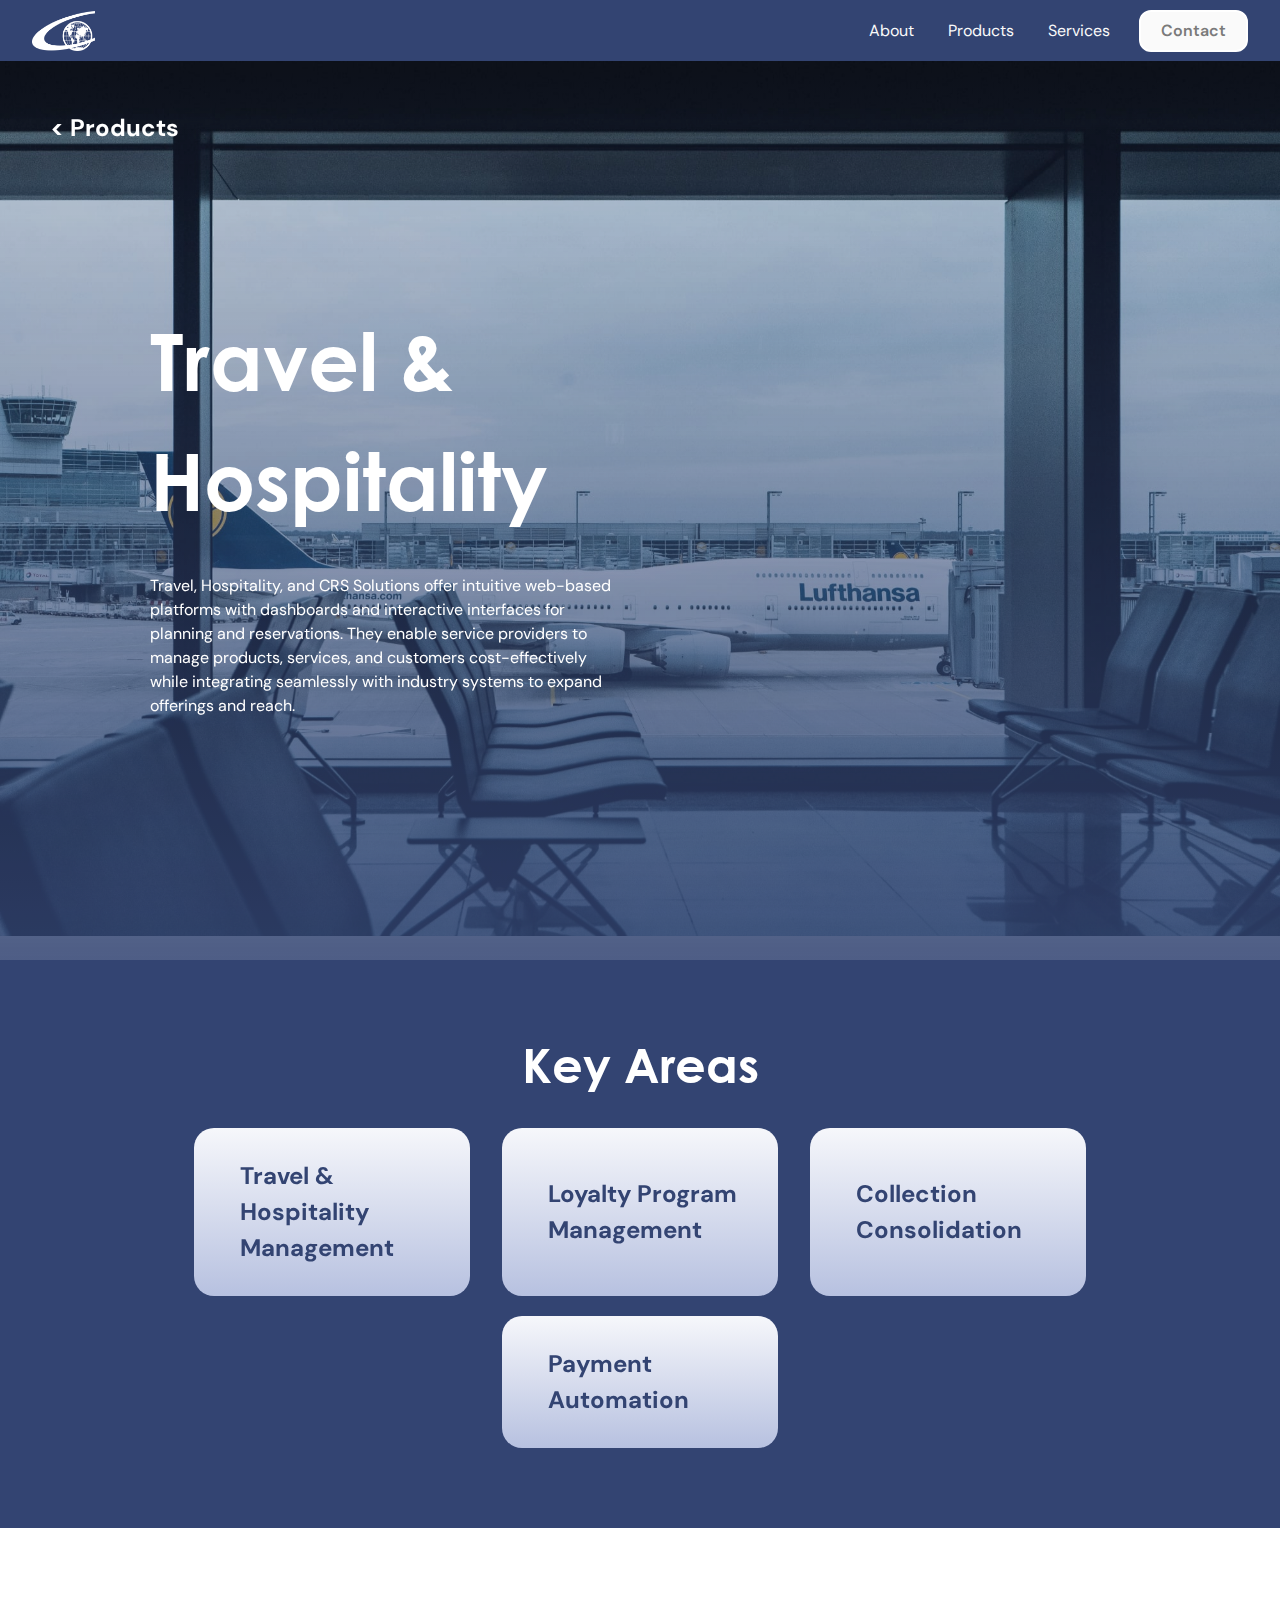
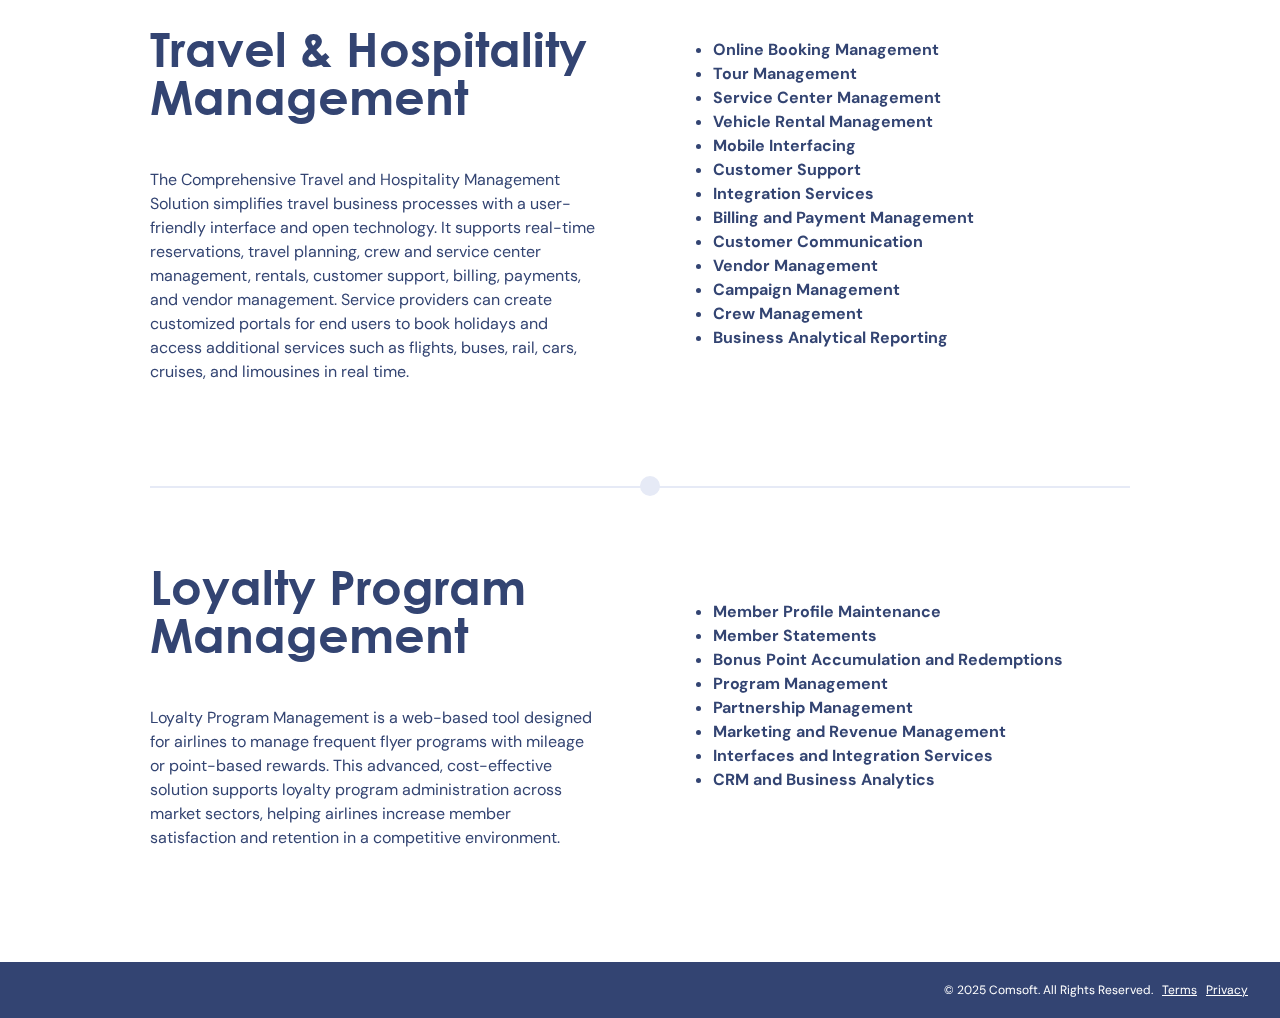
<file: travel.html>
<!DOCTYPE html>
<html  >
<head>
  
  <meta charset="UTF-8">
  <meta http-equiv="X-UA-Compatible" content="IE=edge">
  
  <meta name="viewport" content="width=device-width, initial-scale=1, minimum-scale=1">
  <link rel="shortcut icon" href="assets/images/comsoft-logomark-121x77.png" type="image/x-icon">
  <meta name="description" content="">
  
  
  <title>Travel and Hospitality</title>
  <link rel="stylesheet" href="assets/web/assets/mobirise-icons2/mobirise2.css">
  <link rel="stylesheet" href="assets/bootstrap/css/bootstrap.min.css">
  <link rel="stylesheet" href="assets/parallax/jarallax.css">
  <link rel="stylesheet" href="assets/popup-overlay-plugin/style.css">
  <link rel="stylesheet" href="assets/dropdown/css/style.css">
  <link rel="stylesheet" href="assets/socicon/css/styles.css">
  <link rel="stylesheet" href="assets/theme/css/style.css">
  <link href="assets/fonts/style.css" rel="stylesheet">
  <link rel="preload" href="https://fonts.googleapis.com/css?family=DM+Sans:100,200,300,400,500,600,700,800,900,100i,200i,300i,400i,500i,600i,700i,800i,900i&display=swap" as="style" onload="this.onload=null;this.rel='stylesheet'">
  <noscript><link rel="stylesheet" href="https://fonts.googleapis.com/css?family=DM+Sans:100,200,300,400,500,600,700,800,900,100i,200i,300i,400i,500i,600i,700i,800i,900i&display=swap"></noscript>
  <link rel="preload" as="style" href="assets/mobirise/css/mbr-additional.css?v=0El3Xl"><link rel="stylesheet" href="assets/mobirise/css/mbr-additional.css?v=0El3Xl" type="text/css">

  
  
  
</head>
<body>
  
  <section data-bs-version="5.1" class="menu menu01 identitym5 cid-uXf02r5eSh" once="menu" id="menu01-28">
    

    <nav class="navbar navbar-dropdown navbar-fixed-top navbar-expand-lg">
        <div class="content-wrap container-fluid">
            <div class="navbar-brand">
                <span class="navbar-logo">
                    <a href="index.html">
                        <img src="assets/images/comsoft-logomark-121x77.png" alt="" style="height: 2.5rem;">
                    </a>
                </span>
                
            </div>
            <button class="navbar-toggler" type="button" data-toggle="collapse" data-bs-toggle="collapse" data-target="#navbarSupportedContent" data-bs-target="#navbarSupportedContent" aria-controls="navbarNavAltMarkup" aria-expanded="false" aria-label="Toggle navigation">
                <div class="hamburger">
                    <span></span>
                    <span></span>
                    <span></span>
                    <span></span>
                </div>
            </button>
            <div class="collapse navbar-collapse" id="navbarSupportedContent">
                <ul class="navbar-nav nav-dropdown" data-app-modern-menu="true"><li class="nav-item"><a class="nav-link link text-white text-primary display-4" href="about.html">About</a></li>
                    <li class="nav-item"><a class="nav-link link text-white text-primary display-4" href="products.html">Products</a>
                    </li>
                    <li class="nav-item"><a class="nav-link link text-white text-primary display-4" href="services.html">Services</a>
                    </li></ul>
                
                <div class="navbar-buttons mbr-section-btn"><a class="btn btn-white display-4" href="contact.html">
                        Contact
                    </a></div>
            </div>
        </div>
    </nav>
</section>

<section data-bs-version="5.1" class="header02 strengthm5 cid-uXf02tHSJ1 mbr-fullscreen mbr-parallax-background" id="header02-29">
    

    
    <div class="mbr-overlay" style="opacity: 0.2; background-color: rgb(51, 68, 114);"></div>
    <div class="back-btn">        
        <p class="mbr-label mbr-fonts-style display-7">
            <a href="products.html" style="color: #ffffff !important;"><strong>&lt; Products</strong></a>
        </p>
    </div>
    <div class="page-style container-fluid">
        <div class="row">
            <div class="col-12 col-lg-6">
                <div class="content-wrapper">
                    
                    <h1 class="mbr-section-title mbr-fonts-style display-1"><strong>Travel &amp; Hospitality</strong></h1>
                    <p class="mbr-text mbr-fonts-style display-4">Travel, Hospitality, and CRS Solutions offer intuitive web-based platforms with dashboards and interactive interfaces for planning and reservations. They enable service providers to manage products, services, and customers cost-effectively while integrating seamlessly with industry systems to expand offerings and reach.
                    </p>
                    
                </div>
            </div>
        </div>
    </div>
</section>

<section data-bs-version="5.1" class="features10 programm5 cid-uXf02ukb7y" id="features10-2a">

    

    
    

    <div class="container-fluid">
        <div class="row key-areas">
            <div class="col-12 col-lg-10">
                <div class="title-wrapper">
                    <h1 class="mbr-section-title mbr-fonts-style display-2">Key Areas</h1>
                </div>
            </div>
            <div class="col-12 col-lg-3 card">
                <div class="card-wrapper">
                    <div class="icon-wrapper">
                        
                    </div>
                    <h3 class="mbr-card-title mbr-fonts-style display-7"><strong>Travel &amp; Hospitality Management</strong></h3>
                </div>
            </div>
            <div class="col-12 col-lg-3 card">
                <div class="card-wrapper">
                    <div class="icon-wrapper">
                        
                    </div>
                    <h3 class="mbr-card-title mbr-fonts-style display-7"><strong>Loyalty Program Management</strong></h3>
                </div>
            </div>
            <div class="col-12 col-lg-3 card">
                <div class="card-wrapper">
                    <div class="icon-wrapper">
                        
                    </div>
                    <h3 class="mbr-card-title mbr-fonts-style display-7"><strong>Collection Consolidation</strong></h3>
                </div>
            </div>
        </div>
        <div class="row">
            
            <div class="col-12 col-lg-3 card">
                <div class="card-wrapper">
                    <div class="icon-wrapper">
                        
                    </div>
                    <h3 class="mbr-card-title mbr-fonts-style display-7"><strong>Payment Automation</strong></h3>
                </div>
            </div>
          
        </div>
        
    </div>
</section>

<section data-bs-version="5.1" class="list03 authorm5 cid-uXf02uVTOz" style="background-color: #ffffff; " id="list03-2b">

    

    
    
    <div class="page-style container-fluid">
        <div class="row">
            
            <div class="col-12 col-lg-10">
                <div class="title-wrapper">
                    
                </div>
            </div>
            <div class="col-12 col-lg-6">
                <div class="subtitle-wrapper">
                    <h1 class="mbr-section-subtitle mbr-fonts-style display-2">Travel &amp; Hospitality Management<br><br></h1>
                        
                        <p class="mbr-text mbr-fonts-style display-4">The Comprehensive Travel and Hospitality Management Solution simplifies travel business processes with a user-friendly interface and open technology. It supports real-time reservations, travel planning, crew and service center management, rentals, customer support, billing, payments, and vendor management. Service providers can create customized portals for end users to book holidays and access additional services such as flights, buses, rail, cars, cruises, and limousines in real time.</p>
                        
                </div>
            </div>
            <div class="col-12 col-lg-6" style="justify-content: center;display: flex;">
                <div class="lists-wrapper ai-list">
                    
                    
                    <ul class="list1 mbr-fonts-style display-4">
                        <li class="item-wrap"><strong>Online Booking Management
</strong></li><li class="item-wrap"><strong>Tour Management
</strong></li><li class="item-wrap"><strong>Service Center Management
</strong></li><li class="item-wrap"><strong>Vehicle Rental Management
</strong></li><li class="item-wrap"><strong>Mobile Interfacing
</strong></li><li class="item-wrap"><strong>Customer Support
</strong></li><li class="item-wrap"><strong>Integration Services
</strong></li><li class="item-wrap"><strong>Billing and Payment Management
</strong></li><li class="item-wrap"><strong>Customer Communication
</strong></li><li class="item-wrap"><strong>Vendor Management
</strong></li><li class="item-wrap"><strong>Campaign Management
</strong></li><li class="item-wrap"><strong>Crew Management
</strong></li><li class="item-wrap"><strong>Business Analytical Reporting</strong></li>
                    </ul>
                </div>
            </div>
        </div>
    </div>
</section>

<section data-bs-version="5.1" class="list03 authorm5 cid-uXf02vymNa" style="background-color: #ffffff; padding-top: 0rem !important;" id="list03-2c">

    

    
    
    <div class="page-style container-fluid">
        <div class="row">
            <div class="col-12 col-lg-12 align-left">
                <div class="horizontal-line">
                    <div class="circle">
                    </div>
                </div>
                <br>
            </div>
            <div class="col-12 col-lg-10">
                <div class="title-wrapper">
                    
                </div>
            </div>
            <div class="col-12 col-lg-6">
                <div class="subtitle-wrapper">
                    <h1 class="mbr-section-subtitle mbr-fonts-style display-2">Loyalty Program Management<br><br></h1>
                        
                        <p class="mbr-text mbr-fonts-style display-4">Loyalty Program Management is a web-based tool designed for airlines to manage frequent flyer programs with mileage or point-based rewards. This advanced, cost-effective solution supports loyalty program administration across market sectors, helping airlines increase member satisfaction and retention in a competitive environment.<br></p>
                        
                </div>
            </div>
            <div class="col-12 col-lg-6" style="justify-content: center;display: flex;">
                <div class="lists-wrapper ai-list">
                    
                    
                    <ul class="list1 mbr-fonts-style display-4">
                        <li class="item-wrap"><strong>Member Profile Maintenance
</strong></li><li class="item-wrap"><strong>Member Statements
</strong></li><li class="item-wrap"><strong>Bonus Point Accumulation and Redemptions
</strong></li><li class="item-wrap"><strong>Program Management
</strong></li><li class="item-wrap"><strong>Partnership Management
</strong></li><li class="item-wrap"><strong>Marketing and Revenue Management
</strong></li><li class="item-wrap"><strong>Interfaces and Integration Services
</strong></li><li class="item-wrap"><strong>CRM and Business Analytics</strong></li>
                    </ul>
                </div>
            </div>
        </div>
    </div>
</section>

<section data-bs-version="5.1" class="footer01 tokenm5 cid-uXf02xKAvH" once="footers" id="footer01-2f">
    

    
    

    <div class="container-fluid">
        <div class="row flex-row-reverse">
            
            <div class="col-12 col-lg-12 card">
                <p class="mbr-copy mbr-fonts-style display-4" style="font-size:12px !important;">
                    © 2025 Comsoft. All Rights Reserved. &nbsp;&nbsp;<a href="terms.html" style="color:#fff;"><u>Terms</u></a>  &nbsp;&nbsp;<a href="privacy.html" style="color:#fff;"><u>Privacy</u></a></p>
            </div>
        </div>
    </div>
</section>


<script src="assets/bootstrap/js/bootstrap.bundle.min.js"></script>
  <script src="assets/parallax/jarallax.js"></script>
  <script src="assets/smoothscroll/smooth-scroll.js"></script>
  <script src="assets/ytplayer/index.js"></script>
  <script src="assets/dropdown/js/navbar-dropdown.js"></script>
  <script src="assets/theme/js/script.js"></script>
  
  
  
 <div id="scrollToTop" class="scrollToTop mbr-arrow-up"><a style="text-align: center;"><i class="mbr-arrow-up-icon mbr-arrow-up-icon-cm cm-icon cm-icon-smallarrow-up"></i></a></div>
  </body>
</html>
</file>
<file: assets/web/assets/mobirise-icons2/mobirise2.css>
@font-face {
  font-family: 'Moririse2';
  font-display: swap;
  src:  url('mobirise2.eot?f2bix4');
  src:  url('mobirise2.eot?f2bix4#iefix') format('embedded-opentype'),
    url('mobirise2.ttf?f2bix4') format('truetype'),
    url('mobirise2.woff?f2bix4') format('woff'),
    url('mobirise2.svg?f2bix4#mobirise2') format('svg');
  font-weight: normal;
  font-style: normal;
}

[class^="mobi-"], [class*=" mobi-"] {
  /* use !important to prevent issues with browser extensions that change fonts */
  font-family: 'Moririse2' !important;
  speak: none;
  font-style: normal;
  font-weight: normal;
  font-variant: normal;
  text-transform: none;
  line-height: 1;

  /* Better Font Rendering =========== */
  -webkit-font-smoothing: antialiased;
  -moz-osx-font-smoothing: grayscale;
}

.mobi-mbri-add-submenu:before {
  content: "\e900";
}
.mobi-mbri-alert:before {
  content: "\e901";
}
.mobi-mbri-align-center:before {
  content: "\e902";
}
.mobi-mbri-align-justify:before {
  content: "\e903";
}
.mobi-mbri-align-left:before {
  content: "\e904";
}
.mobi-mbri-align-right:before {
  content: "\e905";
}
.mobi-mbri-android:before {
  content: "\e906";
}
.mobi-mbri-apple:before {
  content: "\e907";
}
.mobi-mbri-arrow-down:before {
  content: "\e908";
}
.mobi-mbri-arrow-next:before {
  content: "\e909";
}
.mobi-mbri-arrow-prev:before {
  content: "\e90a";
}
.mobi-mbri-arrow-up:before {
  content: "\e90b";
}
.mobi-mbri-bold:before {
  content: "\e90c";
}
.mobi-mbri-bookmark:before {
  content: "\e90d";
}
.mobi-mbri-bootstrap:before {
  content: "\e90e";
}
.mobi-mbri-briefcase:before {
  content: "\e90f";
}
.mobi-mbri-browse:before {
  content: "\e910";
}
.mobi-mbri-bulleted-list:before {
  content: "\e911";
}
.mobi-mbri-calendar:before {
  content: "\e912";
}
.mobi-mbri-camera:before {
  content: "\e913";
}
.mobi-mbri-cart-add:before {
  content: "\e914";
}
.mobi-mbri-cart-full:before {
  content: "\e915";
}
.mobi-mbri-cash:before {
  content: "\e916";
}
.mobi-mbri-change-style:before {
  content: "\e917";
}
.mobi-mbri-chat:before {
  content: "\e918";
}
.mobi-mbri-clock:before {
  content: "\e919";
}
.mobi-mbri-close:before {
  content: "\e91a";
}
.mobi-mbri-cloud:before {
  content: "\e91b";
}
.mobi-mbri-code:before {
  content: "\e91c";
}
.mobi-mbri-contact-form:before {
  content: "\e91d";
}
.mobi-mbri-credit-card:before {
  content: "\e91e";
}
.mobi-mbri-cursor-click:before {
  content: "\e91f";
}
.mobi-mbri-cust-feedback:before {
  content: "\e920";
}
.mobi-mbri-database:before {
  content: "\e921";
}
.mobi-mbri-delivery:before {
  content: "\e922";
}
.mobi-mbri-desktop:before {
  content: "\e923";
}
.mobi-mbri-devices:before {
  content: "\e924";
}
.mobi-mbri-down:before {
  content: "\e925";
}
.mobi-mbri-download-2:before {
  content: "\e926";
}
.mobi-mbri-download:before {
  content: "\e927";
}
.mobi-mbri-drag-n-drop-2:before {
  content: "\e928";
}
.mobi-mbri-drag-n-drop:before {
  content: "\e929";
}
.mobi-mbri-edit-2:before {
  content: "\e92a";
}
.mobi-mbri-edit:before {
  content: "\e92b";
}
.mobi-mbri-error:before {
  content: "\e92c";
}
.mobi-mbri-extension:before {
  content: "\e92d";
}
.mobi-mbri-features:before {
  content: "\e92e";
}
.mobi-mbri-file:before {
  content: "\e92f";
}
.mobi-mbri-flag:before {
  content: "\e930";
}
.mobi-mbri-folder:before {
  content: "\e931";
}
.mobi-mbri-gift:before {
  content: "\e932";
}
.mobi-mbri-github:before {
  content: "\e933";
}
.mobi-mbri-globe-2:before {
  content: "\e934";
}
.mobi-mbri-globe:before {
  content: "\e935";
}
.mobi-mbri-growing-chart:before {
  content: "\e936";
}
.mobi-mbri-hearth:before {
  content: "\e937";
}
.mobi-mbri-help:before {
  content: "\e938";
}
.mobi-mbri-home:before {
  content: "\e939";
}
.mobi-mbri-hot-cup:before {
  content: "\e93a";
}
.mobi-mbri-idea:before {
  content: "\e93b";
}
.mobi-mbri-image-gallery:before {
  content: "\e93c";
}
.mobi-mbri-image-slider:before {
  content: "\e93d";
}
.mobi-mbri-info:before {
  content: "\e93e";
}
.mobi-mbri-italic:before {
  content: "\e93f";
}
.mobi-mbri-key:before {
  content: "\e940";
}
.mobi-mbri-laptop:before {
  content: "\e941";
}
.mobi-mbri-layers:before {
  content: "\e942";
}
.mobi-mbri-left-right:before {
  content: "\e943";
}
.mobi-mbri-left:before {
  content: "\e944";
}
.mobi-mbri-letter:before {
  content: "\e945";
}
.mobi-mbri-like:before {
  content: "\e946";
}
.mobi-mbri-link:before {
  content: "\e947";
}
.mobi-mbri-lock:before {
  content: "\e948";
}
.mobi-mbri-login:before {
  content: "\e949";
}
.mobi-mbri-logout:before {
  content: "\e94a";
}
.mobi-mbri-magic-stick:before {
  content: "\e94b";
}
.mobi-mbri-map-pin:before {
  content: "\e94c";
}
.mobi-mbri-menu:before {
  content: "\e94d";
}
.mobi-mbri-mobile-2:before {
  content: "\e94e";
}
.mobi-mbri-mobile-horizontal:before {
  content: "\e94f";
}
.mobi-mbri-mobile:before {
  content: "\e950";
}
.mobi-mbri-mobirise:before {
  content: "\e951";
}
.mobi-mbri-more-horizontal:before {
  content: "\e952";
}
.mobi-mbri-more-vertical:before {
  content: "\e953";
}
.mobi-mbri-music:before {
  content: "\e954";
}
.mobi-mbri-new-file:before {
  content: "\e955";
}
.mobi-mbri-numbered-list:before {
  content: "\e956";
}
.mobi-mbri-opened-folder:before {
  content: "\e957";
}
.mobi-mbri-pages:before {
  content: "\e958";
}
.mobi-mbri-paper-plane:before {
  content: "\e959";
}
.mobi-mbri-paperclip:before {
  content: "\e95a";
}
.mobi-mbri-phone:before {
  content: "\e95b";
}
.mobi-mbri-photo:before {
  content: "\e95c";
}
.mobi-mbri-photos:before {
  content: "\e95d";
}
.mobi-mbri-pin:before {
  content: "\e95e";
}
.mobi-mbri-play:before {
  content: "\e95f";
}
.mobi-mbri-plus:before {
  content: "\e960";
}
.mobi-mbri-preview:before {
  content: "\e961";
}
.mobi-mbri-print:before {
  content: "\e962";
}
.mobi-mbri-protect:before {
  content: "\e963";
}
.mobi-mbri-question:before {
  content: "\e964";
}
.mobi-mbri-quote-left:before {
  content: "\e965";
}
.mobi-mbri-quote-right:before {
  content: "\e966";
}
.mobi-mbri-redo:before {
  content: "\e967";
}
.mobi-mbri-refresh:before {
  content: "\e968";
}
.mobi-mbri-responsive-2:before {
  content: "\e969";
}
.mobi-mbri-responsive:before {
  content: "\e96a";
}
.mobi-mbri-right:before {
  content: "\e96b";
}
.mobi-mbri-rocket:before {
  content: "\e96c";
}
.mobi-mbri-sad-face:before {
  content: "\e96d";
}
.mobi-mbri-sale:before {
  content: "\e96e";
}
.mobi-mbri-save:before {
  content: "\e96f";
}
.mobi-mbri-search:before {
  content: "\e970";
}
.mobi-mbri-setting-2:before {
  content: "\e971";
}
.mobi-mbri-setting-3:before {
  content: "\e972";
}
.mobi-mbri-setting:before {
  content: "\e973";
}
.mobi-mbri-share:before {
  content: "\e974";
}
.mobi-mbri-shopping-bag:before {
  content: "\e975";
}
.mobi-mbri-shopping-basket:before {
  content: "\e976";
}
.mobi-mbri-shopping-cart:before {
  content: "\e977";
}
.mobi-mbri-sites:before {
  content: "\e978";
}
.mobi-mbri-smile-face:before {
  content: "\e979";
}
.mobi-mbri-speed:before {
  content: "\e97a";
}
.mobi-mbri-star:before {
  content: "\e97b";
}
.mobi-mbri-success:before {
  content: "\e97c";
}
.mobi-mbri-sun:before {
  content: "\e97d";
}
.mobi-mbri-sun2:before {
  content: "\e97e";
}
.mobi-mbri-tablet-vertical:before {
  content: "\e97f";
}
.mobi-mbri-tablet:before {
  content: "\e980";
}
.mobi-mbri-target:before {
  content: "\e981";
}
.mobi-mbri-timer:before {
  content: "\e982";
}
.mobi-mbri-to-ftp:before {
  content: "\e983";
}
.mobi-mbri-to-local-drive:before {
  content: "\e984";
}
.mobi-mbri-touch-swipe:before {
  content: "\e985";
}
.mobi-mbri-touch:before {
  content: "\e986";
}
.mobi-mbri-trash:before {
  content: "\e987";
}
.mobi-mbri-underline:before {
  content: "\e988";
}
.mobi-mbri-undo:before {
  content: "\e989";
}
.mobi-mbri-unlink:before {
  content: "\e98a";
}
.mobi-mbri-unlock:before {
  content: "\e98b";
}
.mobi-mbri-up-down:before {
  content: "\e98c";
}
.mobi-mbri-up:before {
  content: "\e98d";
}
.mobi-mbri-update:before {
  content: "\e98e";
}
.mobi-mbri-upload-2:before {
  content: "\e98f";
}
.mobi-mbri-upload:before {
  content: "\e990";
}
.mobi-mbri-user-2:before {
  content: "\e991";
}
.mobi-mbri-user:before {
  content: "\e992";
}
.mobi-mbri-users:before {
  content: "\e993";
}
.mobi-mbri-video-play:before {
  content: "\e994";
}
.mobi-mbri-video:before {
  content: "\e995";
}
.mobi-mbri-watch:before {
  content: "\e996";
}
.mobi-mbri-website-theme-2:before {
  content: "\e997";
}
.mobi-mbri-website-theme:before {
  content: "\e998";
}
.mobi-mbri-wifi:before {
  content: "\e999";
}
.mobi-mbri-windows:before {
  content: "\e99a";
}
.mobi-mbri-zoom-in:before {
  content: "\e99b";
}
.mobi-mbri-zoom-out:before {
  content: "\e99c";
}
</file>
<file: assets/parallax/jarallax.css>
.jarallax {
    position: relative;
    z-index: 0;
}
.jarallax > .jarallax-img {
    position: absolute;
    object-fit: cover;
    /* support for plugin https://github.com/bfred-it/object-fit-images */
    font-family: 'object-fit: cover;';
    top: 0;
    left: 0;
    width: 100%;
    height: 100%;
    z-index: -1;
}
</file>
<file: assets/popup-overlay-plugin/style.css>
html.is-builder .modal-backdrop.show {
    display: none !important;
}
</file>
<file: assets/dropdown/css/style.css>
.navbar-dropdown {
  left: 0;
  padding: 0;
  position: absolute;
  right: 0;
  top: 0;
  transition: all 0.45s ease;
  z-index: 1030;
  background: #282828; }
  .navbar-dropdown .navbar-logo {
    margin-right: 0.8rem;
    transition: margin 0.3s ease-in-out;
    vertical-align: middle; }
    .navbar-dropdown .navbar-logo img {
      height: 3.125rem;
      transition: all 0.3s ease-in-out; }
    .navbar-dropdown .navbar-logo.mbr-iconfont {
      font-size: 3.125rem;
      line-height: 3.125rem; }
  .navbar-dropdown .navbar-caption {
    font-weight: 700;
    white-space: normal;
    vertical-align: -4px;
    line-height: 3.125rem !important; }
    .navbar-dropdown .navbar-caption, .navbar-dropdown .navbar-caption:hover {
      color: inherit;
      text-decoration: none; }
  .navbar-dropdown .mbr-iconfont + .navbar-caption {
    vertical-align: -1px; }
  .navbar-dropdown.navbar-fixed-top {
    position: fixed; }
  .navbar-dropdown .navbar-brand span {
    vertical-align: -4px; }
  .navbar-dropdown.bg-color.transparent {
    background: none; }
  .navbar-dropdown.navbar-short .navbar-brand {
    padding: 0.625rem 0; }
    .navbar-dropdown.navbar-short .navbar-brand span {
      vertical-align: -1px; }
  .navbar-dropdown.navbar-short .navbar-caption {
    line-height: 2.375rem !important;
    vertical-align: -2px; }
  .navbar-dropdown.navbar-short .navbar-logo {
    margin-right: 0.5rem; }
    .navbar-dropdown.navbar-short .navbar-logo img {
      height: 2.375rem; }
    .navbar-dropdown.navbar-short .navbar-logo.mbr-iconfont {
      font-size: 2.375rem;
      line-height: 2.375rem; }
  .navbar-dropdown.navbar-short .mbr-table-cell {
    height: 3.625rem; }
  .navbar-dropdown .navbar-close {
    left: 0.6875rem;
    position: fixed;
    top: 0.75rem;
    z-index: 1000; }
  .navbar-dropdown .hamburger-icon {
    content: "";
    display: inline-block;
    vertical-align: middle;
    width: 16px;
    -webkit-box-shadow: 0 -6px 0 1px #282828,0 0 0 1px #282828,0 6px 0 1px #282828;
    -moz-box-shadow: 0 -6px 0 1px #282828,0 0 0 1px #282828,0 6px 0 1px #282828;
    box-shadow: 0 -6px 0 1px #282828,0 0 0 1px #282828,0 6px 0 1px #282828; }

.dropdown-menu .dropdown-toggle[data-toggle="dropdown-submenu"]::after {
  border-bottom: 0.35em solid transparent;
  border-left: 0.35em solid;
  border-right: 0;
  border-top: 0.35em solid transparent;
  margin-left: 0.3rem; }

.dropdown-menu .dropdown-item:focus {
  outline: 0; }

.nav-dropdown {
  font-size: 0.75rem;
  font-weight: 500;
  height: auto !important; }
  .nav-dropdown .nav-btn {
    padding-left: 1rem; }
  .nav-dropdown .link {
    margin: .667em 1.667em;
    font-weight: 500;
    padding: 0;
    transition: color .2s ease-in-out; }
    .nav-dropdown .link.dropdown-toggle {
      margin-right: 2.583em; }
      .nav-dropdown .link.dropdown-toggle::after {
        margin-left: .25rem;
        border-top: 0.35em solid;
        border-right: 0.35em solid transparent;
        border-left: 0.35em solid transparent;
        border-bottom: 0; }
      .nav-dropdown .link.dropdown-toggle[aria-expanded="true"] {
        margin: 0;
        padding: 0.667em 3.263em  0.667em 1.667em; }
  .nav-dropdown .link::after,
  .nav-dropdown .dropdown-item::after {
    color: inherit; }
  .nav-dropdown .btn {
    font-size: 0.75rem;
    font-weight: 700;
    letter-spacing: 0;
    margin-bottom: 0;
    padding-left: 1.25rem;
    padding-right: 1.25rem; }
  .nav-dropdown .dropdown-menu {
    border-radius: 0;
    border: 0;
    left: 0;
    margin: 0;
    padding-bottom: 1.25rem;
    padding-top: 1.25rem;
    position: relative; }
  .nav-dropdown .dropdown-submenu {
    margin-left: 0.125rem;
    top: 0; }
  .nav-dropdown .dropdown-item {
    font-weight: 500;
    line-height: 2;
    padding: 0.3846em 4.615em 0.3846em 1.5385em;
    position: relative;
    transition: color .2s ease-in-out, background-color .2s ease-in-out; }
    .nav-dropdown .dropdown-item::after {
      margin-top: -0.3077em;
      position: absolute;
      right: 1.1538em;
      top: 50%; }
    .nav-dropdown .dropdown-item:focus, .nav-dropdown .dropdown-item:hover {
      background: none; }

@media (max-width: 767px) {
  .nav-dropdown.navbar-toggleable-sm {
    bottom: 0;
    display: none;
    left: 0;
    overflow-x: hidden;
    position: fixed;
    top: 0;
    transform: translateX(-100%);
    -ms-transform: translateX(-100%);
    -webkit-transform: translateX(-100%);
    width: 18.75rem;
    z-index: 999; } }
.nav-dropdown.navbar-toggleable-xl {
  bottom: 0;
  display: none;
  left: 0;
  overflow-x: hidden;
  position: fixed;
  top: 0;
  transform: translateX(-100%);
  -ms-transform: translateX(-100%);
  -webkit-transform: translateX(-100%);
  width: 18.75rem;
  z-index: 999; }

.nav-dropdown-sm {
  display: block !important;
  overflow-x: hidden;
  overflow: auto;
  padding-top: 3.875rem; }
  .nav-dropdown-sm::after {
    content: "";
    display: block;
    height: 3rem;
    width: 100%; }
  .nav-dropdown-sm.collapse.in ~ .navbar-close {
    display: block !important; }
  .nav-dropdown-sm.collapsing, .nav-dropdown-sm.collapse.in {
    transform: translateX(0);
    -ms-transform: translateX(0);
    -webkit-transform: translateX(0);
    transition: all 0.25s ease-out;
    -webkit-transition: all 0.25s ease-out;
    background: #282828; }
  .nav-dropdown-sm.collapsing[aria-expanded="false"] {
    transform: translateX(-100%);
    -ms-transform: translateX(-100%);
    -webkit-transform: translateX(-100%); }
  .nav-dropdown-sm .nav-item {
    display: block;
    margin-left: 0 !important;
    padding-left: 0; }
  .nav-dropdown-sm .link,
  .nav-dropdown-sm .dropdown-item {
    border-top: 1px dotted rgba(255, 255, 255, 0.1);
    font-size: 0.8125rem;
    line-height: 1.6;
    margin: 0 !important;
    padding: 0.875rem 2.4rem 0.875rem 1.5625rem !important;
    position: relative;
    white-space: normal; }
    .nav-dropdown-sm .link:focus, .nav-dropdown-sm .link:hover,
    .nav-dropdown-sm .dropdown-item:focus,
    .nav-dropdown-sm .dropdown-item:hover {
      background: rgba(0, 0, 0, 0.2) !important;
      color: #c0a375; }
  .nav-dropdown-sm .nav-btn {
    position: relative;
    padding: 1.5625rem 1.5625rem 0 1.5625rem; }
    .nav-dropdown-sm .nav-btn::before {
      border-top: 1px dotted rgba(255, 255, 255, 0.1);
      content: "";
      left: 0;
      position: absolute;
      top: 0;
      width: 100%; }
    .nav-dropdown-sm .nav-btn + .nav-btn {
      padding-top: 0.625rem; }
      .nav-dropdown-sm .nav-btn + .nav-btn::before {
        display: none; }
  .nav-dropdown-sm .btn {
    padding: 0.625rem 0; }
  .nav-dropdown-sm .dropdown-toggle[data-toggle="dropdown-submenu"]::after {
    margin-left: .25rem;
    border-top: 0.35em solid;
    border-right: 0.35em solid transparent;
    border-left: 0.35em solid transparent;
    border-bottom: 0; }
  .nav-dropdown-sm .dropdown-toggle[data-toggle="dropdown-submenu"][aria-expanded="true"]::after {
    border-top: 0;
    border-right: 0.35em solid transparent;
    border-left: 0.35em solid transparent;
    border-bottom: 0.35em solid; }
  .nav-dropdown-sm .dropdown-menu {
    margin: 0;
    padding: 0;
    position: relative;
    top: 0;
    left: 0;
    width: 100%;
    border: 0;
    float: none;
    border-radius: 0;
    background: none; }
  .nav-dropdown-sm .dropdown-submenu {
    left: 100%;
    margin-left: 0.125rem;
    margin-top: -1.25rem;
    top: 0; }

.navbar-toggleable-sm .nav-dropdown .dropdown-menu {
  position: absolute; }

.navbar-toggleable-sm .nav-dropdown .dropdown-submenu {
  left: 100%;
  margin-left: 0.125rem;
  margin-top: -1.25rem;
  top: 0; }

.navbar-toggleable-sm.opened .nav-dropdown .dropdown-menu {
  position: relative; }

.navbar-toggleable-sm.opened .nav-dropdown .dropdown-submenu {
  left: 0;
  margin-left: 00rem;
  margin-top: 0rem;
  top: 0; }

.is-builder .nav-dropdown.collapsing {
  transition: none !important; }
</file>
<file: assets/socicon/css/styles.css>
@charset "UTF-8";

@font-face {
  font-family: 'Socicon';
  src:  url('../fonts/socicon.eot');
  src:  url('../fonts/socicon.eot?#iefix') format('embedded-opentype'),
    url('../fonts/socicon.woff2') format('woff2'),
    url('../fonts/socicon.ttf') format('truetype'),
    url('../fonts/socicon.woff') format('woff'),
    url('../fonts/socicon.svg#socicon') format('svg');
  font-weight: normal;
  font-style: normal;
  font-display: swap;
}

[data-icon]:before {
  font-family: "socicon" !important;
  content: attr(data-icon);
  font-style: normal !important;
  font-weight: normal !important;
  font-variant: normal !important;
  text-transform: none !important;
  speak: none;
  line-height: 1;
  -webkit-font-smoothing: antialiased;
  -moz-osx-font-smoothing: grayscale;
}

[class^="socicon-"], [class*=" socicon-"] {
  /* use !important to prevent issues with browser extensions that change fonts */
  font-family: 'Socicon' !important;
  speak: none;
  font-style: normal;
  font-weight: normal;
  font-variant: normal;
  text-transform: none;
  line-height: 1;

  /* Better Font Rendering =========== */
  -webkit-font-smoothing: antialiased;
  -moz-osx-font-smoothing: grayscale;
}

.socicon-500px:before {
  content: "\e000";
}
.socicon-8tracks:before {
  content: "\e001";
}
.socicon-airbnb:before {
  content: "\e002";
}
.socicon-alliance:before {
  content: "\e003";
}
.socicon-amazon:before {
  content: "\e004";
}
.socicon-amplement:before {
  content: "\e005";
}
.socicon-android:before {
  content: "\e006";
}
.socicon-angellist:before {
  content: "\e007";
}
.socicon-apple:before {
  content: "\e008";
}
.socicon-appnet:before {
  content: "\e009";
}
.socicon-baidu:before {
  content: "\e00a";
}
.socicon-bandcamp:before {
  content: "\e00b";
}
.socicon-battlenet:before {
  content: "\e00c";
}
.socicon-mixer:before {
  content: "\e00d";
}
.socicon-bebee:before {
  content: "\e00e";
}
.socicon-bebo:before {
  content: "\e00f";
}
.socicon-behance:before {
  content: "\e010";
}
.socicon-blizzard:before {
  content: "\e011";
}
.socicon-blogger:before {
  content: "\e012";
}
.socicon-buffer:before {
  content: "\e013";
}
.socicon-chrome:before {
  content: "\e014";
}
.socicon-coderwall:before {
  content: "\e015";
}
.socicon-curse:before {
  content: "\e016";
}
.socicon-dailymotion:before {
  content: "\e017";
}
.socicon-deezer:before {
  content: "\e018";
}
.socicon-delicious:before {
  content: "\e019";
}
.socicon-deviantart:before {
  content: "\e01a";
}
.socicon-diablo:before {
  content: "\e01b";
}
.socicon-digg:before {
  content: "\e01c";
}
.socicon-discord:before {
  content: "\e01d";
}
.socicon-disqus:before {
  content: "\e01e";
}
.socicon-douban:before {
  content: "\e01f";
}
.socicon-draugiem:before {
  content: "\e020";
}
.socicon-dribbble:before {
  content: "\e021";
}
.socicon-drupal:before {
  content: "\e022";
}
.socicon-ebay:before {
  content: "\e023";
}
.socicon-ello:before {
  content: "\e024";
}
.socicon-endomodo:before {
  content: "\e025";
}
.socicon-envato:before {
  content: "\e026";
}
.socicon-etsy:before {
  content: "\e027";
}
.socicon-facebook:before {
  content: "\e028";
}
.socicon-feedburner:before {
  content: "\e029";
}
.socicon-filmweb:before {
  content: "\e02a";
}
.socicon-firefox:before {
  content: "\e02b";
}
.socicon-flattr:before {
  content: "\e02c";
}
.socicon-flickr:before {
  content: "\e02d";
}
.socicon-formulr:before {
  content: "\e02e";
}
.socicon-forrst:before {
  content: "\e02f";
}
.socicon-foursquare:before {
  content: "\e030";
}
.socicon-friendfeed:before {
  content: "\e031";
}
.socicon-github:before {
  content: "\e032";
}
.socicon-goodreads:before {
  content: "\e033";
}
.socicon-google:before {
  content: "\e034";
}
.socicon-googlescholar:before {
  content: "\e035";
}
.socicon-googlegroups:before {
  content: "\e036";
}
.socicon-googlephotos:before {
  content: "\e037";
}
.socicon-googleplus:before {
  content: "\e038";
}
.socicon-grooveshark:before {
  content: "\e039";
}
.socicon-hackerrank:before {
  content: "\e03a";
}
.socicon-hearthstone:before {
  content: "\e03b";
}
.socicon-hellocoton:before {
  content: "\e03c";
}
.socicon-heroes:before {
  content: "\e03d";
}
.socicon-smashcast:before {
  content: "\e03e";
}
.socicon-horde:before {
  content: "\e03f";
}
.socicon-houzz:before {
  content: "\e040";
}
.socicon-icq:before {
  content: "\e041";
}
.socicon-identica:before {
  content: "\e042";
}
.socicon-imdb:before {
  content: "\e043";
}
.socicon-instagram:before {
  content: "\e044";
}
.socicon-issuu:before {
  content: "\e045";
}
.socicon-istock:before {
  content: "\e046";
}
.socicon-itunes:before {
  content: "\e047";
}
.socicon-keybase:before {
  content: "\e048";
}
.socicon-lanyrd:before {
  content: "\e049";
}
.socicon-lastfm:before {
  content: "\e04a";
}
.socicon-line:before {
  content: "\e04b";
}
.socicon-linkedin:before {
  content: "\e04c";
}
.socicon-livejournal:before {
  content: "\e04d";
}
.socicon-lyft:before {
  content: "\e04e";
}
.socicon-macos:before {
  content: "\e04f";
}
.socicon-mail:before {
  content: "\e050";
}
.socicon-medium:before {
  content: "\e051";
}
.socicon-meetup:before {
  content: "\e052";
}
.socicon-mixcloud:before {
  content: "\e053";
}
.socicon-modelmayhem:before {
  content: "\e054";
}
.socicon-mumble:before {
  content: "\e055";
}
.socicon-myspace:before {
  content: "\e056";
}
.socicon-newsvine:before {
  content: "\e057";
}
.socicon-nintendo:before {
  content: "\e058";
}
.socicon-npm:before {
  content: "\e059";
}
.socicon-odnoklassniki:before {
  content: "\e05a";
}
.socicon-openid:before {
  content: "\e05b";
}
.socicon-opera:before {
  content: "\e05c";
}
.socicon-outlook:before {
  content: "\e05d";
}
.socicon-overwatch:before {
  content: "\e05e";
}
.socicon-patreon:before {
  content: "\e05f";
}
.socicon-paypal:before {
  content: "\e060";
}
.socicon-periscope:before {
  content: "\e061";
}
.socicon-persona:before {
  content: "\e062";
}
.socicon-pinterest:before {
  content: "\e063";
}
.socicon-play:before {
  content: "\e064";
}
.socicon-player:before {
  content: "\e065";
}
.socicon-playstation:before {
  content: "\e066";
}
.socicon-pocket:before {
  content: "\e067";
}
.socicon-qq:before {
  content: "\e068";
}
.socicon-quora:before {
  content: "\e069";
}
.socicon-raidcall:before {
  content: "\e06a";
}
.socicon-ravelry:before {
  content: "\e06b";
}
.socicon-reddit:before {
  content: "\e06c";
}
.socicon-renren:before {
  content: "\e06d";
}
.socicon-researchgate:before {
  content: "\e06e";
}
.socicon-residentadvisor:before {
  content: "\e06f";
}
.socicon-reverbnation:before {
  content: "\e070";
}
.socicon-rss:before {
  content: "\e071";
}
.socicon-sharethis:before {
  content: "\e072";
}
.socicon-skype:before {
  content: "\e073";
}
.socicon-slideshare:before {
  content: "\e074";
}
.socicon-smugmug:before {
  content: "\e075";
}
.socicon-snapchat:before {
  content: "\e076";
}
.socicon-songkick:before {
  content: "\e077";
}
.socicon-soundcloud:before {
  content: "\e078";
}
.socicon-spotify:before {
  content: "\e079";
}
.socicon-stackexchange:before {
  content: "\e07a";
}
.socicon-stackoverflow:before {
  content: "\e07b";
}
.socicon-starcraft:before {
  content: "\e07c";
}
.socicon-stayfriends:before {
  content: "\e07d";
}
.socicon-steam:before {
  content: "\e07e";
}
.socicon-storehouse:before {
  content: "\e07f";
}
.socicon-strava:before {
  content: "\e080";
}
.socicon-streamjar:before {
  content: "\e081";
}
.socicon-stumbleupon:before {
  content: "\e082";
}
.socicon-swarm:before {
  content: "\e083";
}
.socicon-teamspeak:before {
  content: "\e084";
}
.socicon-teamviewer:before {
  content: "\e085";
}
.socicon-technorati:before {
  content: "\e086";
}
.socicon-telegram:before {
  content: "\e087";
}
.socicon-tripadvisor:before {
  content: "\e088";
}
.socicon-tripit:before {
  content: "\e089";
}
.socicon-triplej:before {
  content: "\e08a";
}
.socicon-tumblr:before {
  content: "\e08b";
}
.socicon-twitch:before {
  content: "\e08c";
}
.socicon-twitter:before {
  content: "\e08d";
}
.socicon-uber:before {
  content: "\e08e";
}
.socicon-ventrilo:before {
  content: "\e08f";
}
.socicon-viadeo:before {
  content: "\e090";
}
.socicon-viber:before {
  content: "\e091";
}
.socicon-viewbug:before {
  content: "\e092";
}
.socicon-vimeo:before {
  content: "\e093";
}
.socicon-vine:before {
  content: "\e094";
}
.socicon-vkontakte:before {
  content: "\e095";
}
.socicon-warcraft:before {
  content: "\e096";
}
.socicon-wechat:before {
  content: "\e097";
}
.socicon-weibo:before {
  content: "\e098";
}
.socicon-whatsapp:before {
  content: "\e099";
}
.socicon-wikipedia:before {
  content: "\e09a";
}
.socicon-windows:before {
  content: "\e09b";
}
.socicon-wordpress:before {
  content: "\e09c";
}
.socicon-wykop:before {
  content: "\e09d";
}
.socicon-xbox:before {
  content: "\e09e";
}
.socicon-xing:before {
  content: "\e09f";
}
.socicon-yahoo:before {
  content: "\e0a0";
}
.socicon-yammer:before {
  content: "\e0a1";
}
.socicon-yandex:before {
  content: "\e0a2";
}
.socicon-yelp:before {
  content: "\e0a3";
}
.socicon-younow:before {
  content: "\e0a4";
}
.socicon-youtube:before {
  content: "\e0a5";
}
.socicon-zapier:before {
  content: "\e0a6";
}
.socicon-zerply:before {
  content: "\e0a7";
}
.socicon-zomato:before {
  content: "\e0a8";
}
.socicon-zynga:before {
  content: "\e0a9";
}
.socicon-bluesky:before {
  content: "\e0aa";
}
.socicon-threads:before {
  content: "\e0ab";
}
.socicon-spreadshirt:before {
  content: "\e901";
}
.socicon-gamejolt:before {
  content: "\e902";
}
.socicon-trello:before {
  content: "\e903";
}
.socicon-tunein:before {
  content: "\e904";
}
.socicon-bloglovin:before {
  content: "\e905";
}
.socicon-gamewisp:before {
  content: "\e906";
}
.socicon-messenger:before {
  content: "\e907";
}
.socicon-pandora:before {
  content: "\e908";
}
.socicon-augment:before {
  content: "\e909";
}
.socicon-bitbucket:before {
  content: "\e90a";
}
.socicon-fyuse:before {
  content: "\e90b";
}
.socicon-yt-gaming:before {
  content: "\e90c";
}
.socicon-sketchfab:before {
  content: "\e90d";
}
.socicon-mobcrush:before {
  content: "\e90e";
}
.socicon-microsoft:before {
  content: "\e90f";
}
.socicon-realtor:before {
  content: "\e910";
}
.socicon-tidal:before {
  content: "\e911";
}
.socicon-qobuz:before {
  content: "\e912";
}
.socicon-natgeo:before {
  content: "\e913";
}
.socicon-mastodon:before {
  content: "\e914";
}
.socicon-unsplash:before {
  content: "\e915";
}
.socicon-homeadvisor:before {
  content: "\e916";
}
.socicon-angieslist:before {
  content: "\e917";
}
.socicon-codepen:before {
  content: "\e918";
}
.socicon-slack:before {
  content: "\e919";
}
.socicon-openaigym:before {
  content: "\e91a";
}
.socicon-logmein:before {
  content: "\e91b";
}
.socicon-fiverr:before {
  content: "\e91c";
}
.socicon-gotomeeting:before {
  content: "\e91d";
}
.socicon-aliexpress:before {
  content: "\e91e";
}
.socicon-guru:before {
  content: "\e91f";
}
.socicon-appstore:before {
  content: "\e920";
}
.socicon-homes:before {
  content: "\e921";
}
.socicon-zoom:before {
  content: "\e922";
}
.socicon-alibaba:before {
  content: "\e923";
}
.socicon-craigslist:before {
  content: "\e924";
}
.socicon-wix:before {
  content: "\e925";
}
.socicon-redfin:before {
  content: "\e926";
}
.socicon-googlecalendar:before {
  content: "\e927";
}
.socicon-shopify:before {
  content: "\e928";
}
.socicon-freelancer:before {
  content: "\e929";
}
.socicon-seedrs:before {
  content: "\e92a";
}
.socicon-bing:before {
  content: "\e92b";
}
.socicon-doodle:before {
  content: "\e92c";
}
.socicon-bonanza:before {
  content: "\e92d";
}
.socicon-squarespace:before {
  content: "\e92e";
}
.socicon-toptal:before {
  content: "\e92f";
}
.socicon-gust:before {
  content: "\e930";
}
.socicon-ask:before {
  content: "\e931";
}
.socicon-trulia:before {
  content: "\e932";
}
.socicon-loomly:before {
  content: "\e933";
}
.socicon-ghost:before {
  content: "\e934";
}
.socicon-upwork:before {
  content: "\e935";
}
.socicon-fundable:before {
  content: "\e936";
}
.socicon-booking:before {
  content: "\e937";
}
.socicon-googlemaps:before {
  content: "\e938";
}
.socicon-zillow:before {
  content: "\e939";
}
.socicon-niconico:before {
  content: "\e93a";
}
.socicon-toneden:before {
  content: "\e93b";
}
.socicon-crunchbase:before {
  content: "\e93c";
}
.socicon-homefy:before {
  content: "\e93d";
}
.socicon-calendly:before {
  content: "\e93e";
}
.socicon-livemaster:before {
  content: "\e93f";
}
.socicon-udemy:before {
  content: "\e940";
}
.socicon-codered:before {
  content: "\e941";
}
.socicon-origin:before {
  content: "\e942";
}
.socicon-nextdoor:before {
  content: "\e943";
}
.socicon-portfolio:before {
  content: "\e944";
}
.socicon-instructables:before {
  content: "\e945";
}
.socicon-gitlab:before {
  content: "\e946";
}
.socicon-hackernews:before {
  content: "\e947";
}
.socicon-smashwords:before {
  content: "\e948";
}
.socicon-kobo:before {
  content: "\e949";
}
.socicon-bookbub:before {
  content: "\e94a";
}
.socicon-mailru:before {
  content: "\e94b";
}
.socicon-moddb:before {
  content: "\e94c";
}
.socicon-indiedb:before {
  content: "\e94d";
}
.socicon-traxsource:before {
  content: "\e94e";
}
.socicon-gamefor:before {
  content: "\e94f";
}
.socicon-pixiv:before {
  content: "\e950";
}
.socicon-myanimelist:before {
  content: "\e951";
}
.socicon-blackberry:before {
  content: "\e952";
}
.socicon-wickr:before {
  content: "\e953";
}
.socicon-spip:before {
  content: "\e954";
}
.socicon-napster:before {
  content: "\e955";
}
.socicon-beatport:before {
  content: "\e956";
}
.socicon-hackerone:before {
  content: "\e957";
}
.socicon-internet:before {
  content: "\e958";
}
.socicon-ubuntu:before {
  content: "\e959";
}
.socicon-artstation:before {
  content: "\e95a";
}
.socicon-invision:before {
  content: "\e95b";
}
.socicon-torial:before {
  content: "\e95c";
}
.socicon-collectorz:before {
  content: "\e95d";
}
.socicon-seenthis:before {
  content: "\e95e";
}
.socicon-googleplaymusic:before {
  content: "\e95f";
}
.socicon-debian:before {
  content: "\e960";
}
.socicon-filmfreeway:before {
  content: "\e961";
}
.socicon-gnome:before {
  content: "\e962";
}
.socicon-itchio:before {
  content: "\e963";
}
.socicon-jamendo:before {
  content: "\e964";
}
.socicon-mix:before {
  content: "\e965";
}
.socicon-sharepoint:before {
  content: "\e966";
}
.socicon-tinder:before {
  content: "\e967";
}
.socicon-windguru:before {
  content: "\e968";
}
.socicon-cdbaby:before {
  content: "\e969";
}
.socicon-elementaryos:before {
  content: "\e96a";
}
.socicon-stage32:before {
  content: "\e96b";
}
.socicon-tiktok:before {
  content: "\e96c";
}
.socicon-gitter:before {
  content: "\e96d";
}
.socicon-letterboxd:before {
  content: "\e96e";
}
.socicon-threema:before {
  content: "\e96f";
}
.socicon-splice:before {
  content: "\e970";
}
.socicon-metapop:before {
  content: "\e971";
}
.socicon-naver:before {
  content: "\e972";
}
.socicon-remote:before {
  content: "\e973";
}
.socicon-flipboard:before {
  content: "\e974";
}
.socicon-googlehangouts:before {
  content: "\e975";
}
.socicon-dlive:before {
  content: "\e976";
}
.socicon-vsco:before {
  content: "\e977";
}
.socicon-stitcher:before {
  content: "\e978";
}
.socicon-avvo:before {
  content: "\e979";
}
.socicon-redbubble:before {
  content: "\e97a";
}
.socicon-society6:before {
  content: "\e97b";
}
.socicon-zazzle:before {
  content: "\e97c";
}
.socicon-eitaa:before {
  content: "\e97d";
}
.socicon-soroush:before {
  content: "\e97e";
}
.socicon-bale:before {
  content: "\e97f";
}
</file>
<file: assets/theme/css/style.css>
@charset "UTF-8";
section {
  background-color: #ffffff;
}

body {
  font-style: normal;
  line-height: 1.5;
  font-weight: 400;
  color: #232323;
  position: relative;
}

button {
  background-color: transparent;
  border-color: transparent;
}

section,
.container,
.container-fluid {
  position: relative;
  word-wrap: break-word;
}

a.mbr-iconfont:hover {
  text-decoration: none;
}

.article .lead p,
.article .lead ul,
.article .lead ol,
.article .lead pre,
.article .lead blockquote {
  margin-bottom: 0;
}

a {
  font-style: normal;
  font-weight: 400;
  cursor: pointer;
}
a, a:hover {
  text-decoration: none;
}

.mbr-section-title {
  font-style: normal;
  line-height: 1.3;
}

.mbr-section-subtitle {
  line-height: 1.3;
}

.mbr-text {
  font-style: normal;
  line-height: 1.7;
}

h1,
h2,
h3,
h4,
h5,
h6,
.display-1,
.display-2,
.display-4,
.display-5,
.display-7,
span,
p,
a {
  line-height: 1;
  word-break: break-word;
  word-wrap: break-word;
  font-weight: 400;
}

b,
strong {
  font-weight: bold;
}

input:-webkit-autofill, input:-webkit-autofill:hover, input:-webkit-autofill:focus, input:-webkit-autofill:active {
  transition-delay: 9999s;
  -webkit-transition-property: background-color, color;
  transition-property: background-color, color;
}

textarea[type=hidden] {
  display: none;
}

section {
  background-position: 50% 50%;
  background-repeat: no-repeat;
  background-size: cover;
}
section .mbr-background-video,
section .mbr-background-video-preview {
  position: absolute;
  bottom: 0;
  left: 0;
  right: 0;
  top: 0;
}

.hidden {
  visibility: hidden;
}

.mbr-z-index20 {
  z-index: 20;
}

/*! Base colors */
.mbr-white {
  color: #ffffff;
}

.mbr-black {
  color: #111111;
}

.mbr-bg-white {
  background-color: #ffffff;
}

.mbr-bg-black {
  background-color: #000000;
}

/*! Text-aligns */
.align-left {
  text-align: left;
}

.align-center {
  text-align: center;
}

.align-right {
  text-align: right;
}

/*! Font-weight  */
.mbr-light {
  font-weight: 300;
}

.mbr-regular {
  font-weight: 400;
}

.mbr-semibold {
  font-weight: 500;
}

.mbr-bold {
  font-weight: 700;
}

/*! Media  */
.media-content {
  flex-basis: 100%;
}

.media-container-row {
  display: flex;
  flex-direction: row;
  flex-wrap: wrap;
  justify-content: center;
  align-content: center;
  align-items: start;
}
.media-container-row .media-size-item {
  width: 400px;
}

.media-container-column {
  display: flex;
  flex-direction: column;
  flex-wrap: wrap;
  justify-content: center;
  align-content: center;
  align-items: stretch;
}
.media-container-column > * {
  width: 100%;
}

@media (min-width: 992px) {
  .media-container-row {
    flex-wrap: nowrap;
  }
}
figure {
  margin-bottom: 0;
  overflow: hidden;
}

figure[mbr-media-size] {
  transition: width 0.1s;
}

img,
iframe {
  display: block;
  width: 100%;
}

.card {
  background-color: transparent;
  border: none;
}

.card-box {
  width: 100%;
}

.card-img {
  text-align: center;
  flex-shrink: 0;
  -webkit-flex-shrink: 0;
}

.media {
  max-width: 100%;
  margin: 0 auto;
}

.mbr-figure {
  align-self: center;
}

.media-container > div {
  max-width: 100%;
}

.mbr-figure img,
.card-img img {
  width: 100%;
}

@media (max-width: 991px) {
  .media-size-item {
    width: auto !important;
  }

  .media {
    width: auto;
  }

  .mbr-figure {
    width: 100% !important;
  }
}
/*! Buttons */
.mbr-section-btn {
  margin-left: -0.6rem;
  margin-right: -0.6rem;
  font-size: 0;
}

.btn {
  font-weight: 600;
  border-width: 1px;
  font-style: normal;
  margin: 0.6rem 0.6rem;
  white-space: normal;
  transition: all 0.2s ease-in-out;
  display: inline-flex;
  align-items: center;
  justify-content: center;
  word-break: break-word;
}

.btn-sm {
  font-weight: 600;
  letter-spacing: 0px;
  transition: all 0.3s ease-in-out;
}

.btn-md {
  font-weight: 600;
  letter-spacing: 0px;
  transition: all 0.3s ease-in-out;
}

.btn-lg {
  font-weight: 600;
  letter-spacing: 0px;
  transition: all 0.3s ease-in-out;
}

.btn-form {
  margin: 0;
}
.btn-form:hover {
  cursor: pointer;
}

nav .mbr-section-btn {
  margin-left: 0rem;
  margin-right: 0rem;
}

/*! Btn icon margin */
.btn .mbr-iconfont,
.btn.btn-sm .mbr-iconfont {
  order: 1;
  cursor: pointer;
  margin-left: 0.5rem;
  vertical-align: sub;
}

.btn.btn-md .mbr-iconfont,
.btn.btn-md .mbr-iconfont {
  margin-left: 0.8rem;
}

.mbr-regular {
  font-weight: 400;
}

.mbr-semibold {
  font-weight: 500;
}

.mbr-bold {
  font-weight: 700;
}

[type=submit] {
  -webkit-appearance: none;
}

/*! Full-screen */
.mbr-fullscreen .mbr-overlay {
  min-height: 100vh;
}

.mbr-fullscreen {
  display: flex;
  display: -moz-flex;
  display: -ms-flex;
  display: -o-flex;
  align-items: center;
  min-height: 100vh;
  padding-top: 3rem;
  padding-bottom: 3rem;
}

/*! Map */
.map {
  height: 25rem;
  position: relative;
}
.map iframe {
  width: 100%;
  height: 100%;
}

/*! Scroll to top arrow */
.mbr-arrow-up {
  bottom: 25px;
  right: 90px;
  position: fixed;
  text-align: right;
  z-index: 5000;
  color: #ffffff;
  font-size: 22px;
}

.mbr-arrow-up a {
  background: rgba(0, 0, 0, 0.2);
  border-radius: 50%;
  color: #fff;
  display: inline-block;
  height: 60px;
  width: 60px;
  border: 2px solid #fff;
  outline-style: none !important;
  position: relative;
  text-decoration: none;
  transition: all 0.3s ease-in-out;
  cursor: pointer;
  text-align: center;
}
.mbr-arrow-up a:hover {
  background-color: rgba(0, 0, 0, 0.4);
}
.mbr-arrow-up a i {
  line-height: 60px;
}

.mbr-arrow-up-icon {
  display: block;
  color: #fff;
}

.mbr-arrow-up-icon::before {
  content: "›";
  display: inline-block;
  font-family: serif;
  font-size: 22px;
  line-height: 1;
  font-style: normal;
  position: relative;
  top: 6px;
  left: -4px;
  transform: rotate(-90deg);
}

/*! Arrow Down */
.mbr-arrow {
  position: absolute;
  bottom: 45px;
  left: 50%;
  width: 60px;
  height: 60px;
  cursor: pointer;
  background-color: rgba(80, 80, 80, 0.5);
  border-radius: 50%;
  transform: translateX(-50%);
}
@media (max-width: 767px) {
  .mbr-arrow {
    display: none;
  }
}
.mbr-arrow > a {
  display: inline-block;
  text-decoration: none;
  outline-style: none;
  -webkit-animation: arrowdown 1.7s ease-in-out infinite;
          animation: arrowdown 1.7s ease-in-out infinite;
  color: #ffffff;
}
.mbr-arrow > a > i {
  position: absolute;
  top: -2px;
  left: 15px;
  font-size: 2rem;
}

#scrollToTop a i::before {
  content: "";
  position: absolute;
  display: block;
  border-bottom: 2.5px solid #fff;
  border-left: 2.5px solid #fff;
  width: 27.8%;
  height: 27.8%;
  left: 50%;
  top: 51%;
  transform: translateY(-30%) translateX(-50%) rotate(135deg);
}

@keyframes arrowdown {
  0% {
    transform: translateY(0px);
  }
  50% {
    transform: translateY(-5px);
  }
  100% {
    transform: translateY(0px);
  }
}
@-webkit-keyframes arrowdown {
  0% {
    transform: translateY(0px);
  }
  50% {
    transform: translateY(-5px);
  }
  100% {
    transform: translateY(0px);
  }
}
@media (max-width: 500px) {
  .mbr-arrow-up {
    left: 0;
    right: 0;
    text-align: center;
  }
}
/*Gradients animation*/
@keyframes gradient-animation {
  from {
    background-position: 0% 100%;
    -webkit-animation-timing-function: ease-in-out;
            animation-timing-function: ease-in-out;
  }
  to {
    background-position: 100% 0%;
    -webkit-animation-timing-function: ease-in-out;
            animation-timing-function: ease-in-out;
  }
}
@-webkit-keyframes gradient-animation {
  from {
    background-position: 0% 100%;
    -webkit-animation-timing-function: ease-in-out;
            animation-timing-function: ease-in-out;
  }
  to {
    background-position: 100% 0%;
    -webkit-animation-timing-function: ease-in-out;
            animation-timing-function: ease-in-out;
  }
}
.bg-gradient {
  background-size: 200% 200%;
  animation: gradient-animation 5s infinite alternate;
  -webkit-animation: gradient-animation 5s infinite alternate;
}

.menu .navbar-brand {
  display: -webkit-flex;
}
.menu .navbar-brand span {
  display: flex;
  display: -webkit-flex;
}
.menu .navbar-brand .navbar-caption-wrap {
  display: -webkit-flex;
}
.menu .navbar-brand .navbar-logo img {
  display: -webkit-flex;
  width: auto;
}
@media (min-width: 768px) and (max-width: 991px) {
  .menu .navbar-toggleable-sm .navbar-nav {
    display: -ms-flexbox;
  }
}
@media (max-width: 991px) {
  .menu .navbar-collapse {
    max-height: 93.5vh;
  }
  .menu .navbar-collapse.show {
    overflow: auto;
  }
}
@media (min-width: 992px) {
  .menu .navbar-nav.nav-dropdown {
    display: -webkit-flex;
  }
  .menu .navbar-toggleable-sm .navbar-collapse {
    display: -webkit-flex !important;
  }
  .menu .collapsed .navbar-collapse {
    max-height: 93.5vh;
  }
  .menu .collapsed .navbar-collapse.show {
    overflow: auto;
  }
}
@media (max-width: 767px) {
  .menu .navbar-collapse {
    max-height: 80vh;
  }
}

.nav-link .mbr-iconfont {
  margin-right: 0.5rem;
}

.navbar {
  display: -webkit-flex;
  -webkit-flex-wrap: wrap;
  -webkit-align-items: center;
  -webkit-justify-content: space-between;
}

.navbar-collapse {
  -webkit-flex-basis: 100%;
  -webkit-flex-grow: 1;
  -webkit-align-items: center;
}

.nav-dropdown .link {
  padding: 0.667em 1.667em !important;
  margin: 0 !important;
}

.nav {
  display: -webkit-flex;
  -webkit-flex-wrap: wrap;
}

.row {
  display: -webkit-flex;
  -webkit-flex-wrap: wrap;
}

.justify-content-center {
  -webkit-justify-content: center;
}

.form-inline {
  display: -webkit-flex;
}

.card-wrapper {
  -webkit-flex: 1;
}

.carousel-control {
  z-index: 10;
  display: -webkit-flex;
}

.carousel-controls {
  display: -webkit-flex;
}

.media {
  display: -webkit-flex;
}

.form-group:focus {
  outline: none;
}

.jq-selectbox__select {
  padding: 7px 0;
  position: relative;
}

.jq-selectbox__dropdown {
  overflow: hidden;
  border-radius: 10px;
  position: absolute;
  top: 100%;
  left: 0 !important;
  width: 100% !important;
}

.jq-selectbox__trigger-arrow {
  right: 0;
  transform: translateY(-50%);
}

.jq-selectbox li {
  padding: 1.07em 0.5em;
}

input[type=range] {
  padding-left: 0 !important;
  padding-right: 0 !important;
}

.modal-dialog,
.modal-content {
  height: 100%;
}

.modal-dialog .carousel-inner {
  height: calc(100vh - 1.75rem);
}
@media (max-width: 575px) {
  .modal-dialog .carousel-inner {
    height: calc(100vh - 1rem);
  }
}

.carousel-item {
  text-align: center;
}

.carousel-item img {
  margin: auto;
}

.navbar-toggler {
  align-self: flex-start;
  padding: 0.25rem 0.75rem;
  font-size: 1.25rem;
  line-height: 1;
  background: transparent;
  border: 1px solid transparent;
  border-radius: 0.25rem;
}

.navbar-toggler:focus,
.navbar-toggler:hover {
  text-decoration: none;
  box-shadow: none;
}

.navbar-toggler-icon {
  display: inline-block;
  width: 1.5em;
  height: 1.5em;
  vertical-align: middle;
  content: "";
  background: no-repeat center center;
  background-size: 100% 100%;
}

.navbar-toggler-left {
  position: absolute;
  left: 1rem;
}

.navbar-toggler-right {
  position: absolute;
  right: 1rem;
}

.card-img {
  width: auto;
}

.menu .navbar.collapsed:not(.beta-menu) {
  flex-direction: column;
}

.carousel-item.active,
.carousel-item-next,
.carousel-item-prev {
  display: flex;
}

.note-air-layout .dropup .dropdown-menu,
.note-air-layout .navbar-fixed-bottom .dropdown .dropdown-menu {
  bottom: initial !important;
}

html,
body {
  height: auto;
  min-height: 100vh;
}

.dropup .dropdown-toggle::after {
  display: none;
}

.form-asterisk {
  font-family: initial;
  position: absolute;
  top: -2px;
  font-weight: normal;
}

.form-control-label {
  position: relative;
  cursor: pointer;
  margin-bottom: 0.357em;
  padding: 0;
}

.alert {
  color: #ffffff;
  border-radius: 0;
  border: 0;
  font-size: 1.1rem;
  line-height: 1.5;
  margin-bottom: 1.875rem;
  padding: 1.25rem;
  position: relative;
  text-align: center;
}
.alert.alert-form::after {
  background-color: inherit;
  bottom: -7px;
  content: "";
  display: block;
  height: 14px;
  left: 50%;
  margin-left: -7px;
  position: absolute;
  transform: rotate(45deg);
  width: 14px;
}

.form-control {
  background-color: #ffffff;
  background-clip: border-box;
  color: #232323;
  line-height: 1rem !important;
  height: auto;
  padding: 0.6rem 1.2rem;
  transition: border-color 0.25s ease 0s;
  border: 1px solid transparent !important;
  border-radius: 4px;
  box-shadow: rgba(0, 0, 0, 0.07) 0px 1px 1px 0px, rgba(0, 0, 0, 0.07) 0px 1px 3px 0px, rgba(0, 0, 0, 0.03) 0px 0px 0px 1px;
}
.form-active .form-control:invalid {
  border-color: red;
}

form .row {
  margin-left: -0.6rem;
  margin-right: -0.6rem;
}
form .row [class*=col] {
  padding-left: 0.6rem;
  padding-right: 0.6rem;
}

form .mbr-section-btn {
  margin: 0;
  padding-left: 0.6rem;
  padding-right: 0.6rem;
}

form .btn {
  display: flex;
  padding: 0.6rem 1.2rem;
  margin: 0;
}

form .form-check-input {
  margin-top: 0.5;
}

textarea.form-control {
  line-height: 1.5rem !important;
}

.form-group {
  margin-bottom: 1.2rem;
}

.form-control,
form .btn {
  min-height: 48px;
}

.gdpr-block label span.textGDPR input[name=gdpr] {
  top: 7px;
}

.form-control:focus {
  box-shadow: none;
}

:focus {
  outline: none;
}

.mbr-overlay {
  background-color: #000;
  bottom: 0;
  left: 0;
  opacity: 0.5;
  position: absolute;
  right: 0;
  top: 0;
  z-index: 0;
  pointer-events: none;
}

blockquote {
  font-style: italic;
  padding: 3rem;
  font-size: 1.09rem;
  position: relative;
  border-left: 3px solid;
}

ul,
ol,
pre,
blockquote {
  margin-bottom: 2.3125rem;
}

.mt-4 {
  margin-top: 2rem !important;
}

.mb-4 {
  margin-bottom: 2rem !important;
}

@media (min-width: 992px) {
  .container {
    padding-left: 16px;
    padding-right: 16px;
  }

  .row {
    margin-left: -16px;
    margin-right: -16px;
  }
  .row > [class*=col] {
    padding-left: 16px;
    padding-right: 16px;
  }
}
@media (min-width: 768px) {
  .container-fluid {
    padding-left: 32px;
    padding-right: 32px;
  }
}
@media (min-width: 768px) and (max-width: 991px) {
  .mbr-container {
    padding-left: 32px;
    padding-right: 32px;
  }
}
@media (max-width: 767px) {
  .mbr-container {
    padding-left: 16px;
    padding-right: 16px;
  }
}
.card-wrapper,
.item-wrapper {
  overflow: hidden;
}

.app-video-wrapper > img {
  opacity: 1;
}

.item {
  position: relative;
}

.dropdown-menu .dropdown-menu {
  left: 100%;
}

.dropdown-item + .dropdown-menu {
  display: none;
}

.dropdown-item:hover + .dropdown-menu,
.dropdown-menu:hover {
  display: block;
}

@media (min-aspect-ratio: 16/9) {
  .mbr-video-foreground {
    height: 300% !important;
    top: -100% !important;
  }
}
@media (max-aspect-ratio: 16/9) {
  .mbr-video-foreground {
    width: 300% !important;
    left: -100% !important;
  }
}
</file>
<file: assets/fonts/style.css>
@font-face {
   font-family: 'centurygothic_bold';
   font-display: swap;
   src: url('centurygothic_bold/font.ttf');
}
@font-face {
   font-family: 'centurygothic';
   font-display: swap;
   src: url('centurygothic/font.ttf');
}
</file>
<file: assets/mobirise/css/mbr-additional.css>
body {
  font-family: Sofia Sans;
}
.display-1 {
  font-family: 'centurygothic_bold';
  font-size: 5rem;
  line-height: 150%;
}
.display-1 > .mbr-iconfont {
  font-size: 6.25rem;
}
.display-2 {
  font-family: 'centurygothic_bold';
  font-size: 3rem;
  line-height: 100%;
}
.display-2 > .mbr-iconfont {
  font-size: 3.75rem;
}
.display-4 {
  font-family: 'DM Sans', sans-serif;
  font-size: 1rem;
  line-height: 24px;
}
.display-4 > .mbr-iconfont {
  font-size: 1.25rem;
}
.display-5 {
  font-family: 'centurygothic';
  font-size: 2rem;
  line-height: 150%;
}
.display-5 > .mbr-iconfont {
  font-size: 2.5rem;
}
.display-7 {
  font-family: 'DM Sans', sans-serif;
  font-size: 1.5rem;
  line-height: 150%;
}
.display-7 > .mbr-iconfont {
  font-size: 1.875rem;
}
/* ---- Fluid typography for mobile devices ---- */
/* 1.4 - font scale ratio ( bootstrap == 1.42857 ) */
/* 100vw - current viewport width */
/* (48 - 20)  48 == 48rem == 768px, 20 == 20rem == 320px(minimal supported viewport) */
/* 0.65 - min scale variable, may vary */
@media (max-width: 992px) {
  .display-1 {
    font-size: 4rem;
  }
}
@media (max-width: 768px) {
  .display-1 {
    font-size: 3.5rem;
    font-size: calc( 2.4rem + (5 - 2.4) * ((100vw - 20rem) / (48 - 20)));
    line-height: calc( 1.1 * (2.4rem + (5 - 2.4) * ((100vw - 20rem) / (48 - 20))));
  }
  .display-2 {
    font-size: 2.4rem;
    font-size: calc( 1.7rem + (3 - 1.7) * ((100vw - 20rem) / (48 - 20)));
    line-height: calc( 1.3 * (1.7rem + (3 - 1.7) * ((100vw - 20rem) / (48 - 20))));
  }
  .display-4 {
    font-size: 0.8rem;
    font-size: calc( 1rem + (1 - 1) * ((100vw - 20rem) / (48 - 20)));
    line-height: calc( 1.4 * (1rem + (1 - 1) * ((100vw - 20rem) / (48 - 20))));
  }
  .display-5 {
    font-size: 1.6rem;
    font-size: calc( 1.35rem + (2 - 1.35) * ((100vw - 20rem) / (48 - 20)));
    line-height: calc( 1.4 * (1.35rem + (2 - 1.35) * ((100vw - 20rem) / (48 - 20))));
  }
  .display-7 {
    font-size: 1.2rem;
    font-size: calc( 1.175rem + (1.5 - 1.175) * ((100vw - 20rem) / (48 - 20)));
    line-height: calc( 1.4 * (1.175rem + (1.5 - 1.175) * ((100vw - 20rem) / (48 - 20))));
  }
}
/* Buttons */
.btn {
  padding: 0.6rem 1.2rem;
  border-radius: 12px;
}
.btn-sm {
  padding: 0.6rem 1.2rem;
  border-radius: 12px;
}
.btn-md {
  padding: 0.6rem 1.2rem;
  border-radius: 12px;
}
.btn-lg {
  padding: 1rem 2.6rem;
  border-radius: 12px;
}
.bg-primary {
  background-color: #334472 !important;
}
.bg-success {
  background-color: #ffcd9f !important;
}
.bg-info {
  background-color: #b4dcfa !important;
}
.bg-warning {
  background-color: #e3b4fa !important;
}
.bg-danger {
  background-color: #fd282d !important;
}
.btn-primary,
.btn-primary:active {
  background-color: #334472 !important;
  border-color: #334472 !important;
  color: #ffffff !important;
  box-shadow: 0 2px 2px 0 rgba(0, 0, 0, 0.2);
}
.btn-primary:hover,
.btn-primary:focus,
.btn-primary.focus,
.btn-primary.active {
  color: #ffffff !important;
  background-color: #182036 !important;
  border-color: #182036 !important;
  box-shadow: 0 2px 5px 0 rgba(0, 0, 0, 0.2);
}
.btn-primary.disabled,
.btn-primary:disabled {
  color: #ffffff !important;
  background-color: #182036 !important;
  border-color: #182036 !important;
}
.btn-secondary,
.btn-secondary:active {
  background-color: #ffffff !important;
  border-color: #ffffff !important;
  color: #808080 !important;
  box-shadow: 0 2px 2px 0 rgba(0, 0, 0, 0.2);
}
.btn-secondary:hover,
.btn-secondary:focus,
.btn-secondary.focus,
.btn-secondary.active {
  color: #545454 !important;
  background-color: #d4d4d4 !important;
  border-color: #d4d4d4 !important;
  box-shadow: 0 2px 5px 0 rgba(0, 0, 0, 0.2);
}
.btn-secondary.disabled,
.btn-secondary:disabled {
  color: #808080 !important;
  background-color: #d4d4d4 !important;
  border-color: #d4d4d4 !important;
}
.btn-info,
.btn-info:active {
  background-color: #b4dcfa !important;
  border-color: #b4dcfa !important;
  color: #0b62a4 !important;
  box-shadow: 0 2px 2px 0 rgba(0, 0, 0, 0.2);
}
.btn-info:hover,
.btn-info:focus,
.btn-info.focus,
.btn-info.active {
  color: #ffffff !important;
  background-color: #63b6f5 !important;
  border-color: #63b6f5 !important;
  box-shadow: 0 2px 5px 0 rgba(0, 0, 0, 0.2);
}
.btn-info.disabled,
.btn-info:disabled {
  color: #0b62a4 !important;
  background-color: #63b6f5 !important;
  border-color: #63b6f5 !important;
}
.btn-success,
.btn-success:active {
  background-color: #ffcd9f !important;
  border-color: #ffcd9f !important;
  color: #9f4c00 !important;
  box-shadow: 0 2px 2px 0 rgba(0, 0, 0, 0.2);
}
.btn-success:hover,
.btn-success:focus,
.btn-success.focus,
.btn-success.active {
  color: #ffffff !important;
  background-color: #ffa048 !important;
  border-color: #ffa048 !important;
  box-shadow: 0 2px 5px 0 rgba(0, 0, 0, 0.2);
}
.btn-success.disabled,
.btn-success:disabled {
  color: #9f4c00 !important;
  background-color: #ffa048 !important;
  border-color: #ffa048 !important;
}
.btn-warning,
.btn-warning:active {
  background-color: #e3b4fa !important;
  border-color: #e3b4fa !important;
  color: #ffffff !important;
  box-shadow: 0 2px 2px 0 rgba(0, 0, 0, 0.2);
}
.btn-warning:hover,
.btn-warning:focus,
.btn-warning.focus,
.btn-warning.active {
  color: #ffffff !important;
  background-color: #c563f5 !important;
  border-color: #c563f5 !important;
  box-shadow: 0 2px 5px 0 rgba(0, 0, 0, 0.2);
}
.btn-warning.disabled,
.btn-warning:disabled {
  color: #ffffff !important;
  background-color: #c563f5 !important;
  border-color: #c563f5 !important;
}
.btn-danger,
.btn-danger:active {
  background-color: #fd282d !important;
  border-color: #fd282d !important;
  color: #ffffff !important;
  box-shadow: 0 2px 2px 0 rgba(0, 0, 0, 0.2);
}
.btn-danger:hover,
.btn-danger:focus,
.btn-danger.focus,
.btn-danger.active {
  color: #ffffff !important;
  background-color: #cc0207 !important;
  border-color: #cc0207 !important;
  box-shadow: 0 2px 5px 0 rgba(0, 0, 0, 0.2);
}
.btn-danger.disabled,
.btn-danger:disabled {
  color: #ffffff !important;
  background-color: #cc0207 !important;
  border-color: #cc0207 !important;
}
.btn-white,
.btn-white:active {
  background-color: #fafafa !important;
  border-color: #fafafa !important;
  color: #7a7a7a !important;
  box-shadow: 0 2px 2px 0 rgba(0, 0, 0, 0.2);
}
.btn-white:hover,
.btn-white:focus,
.btn-white.focus,
.btn-white.active {
  color: #4f4f4f !important;
  background-color: #cfcfcf !important;
  border-color: #cfcfcf !important;
  box-shadow: 0 2px 5px 0 rgba(0, 0, 0, 0.2);
}
.btn-white.disabled,
.btn-white:disabled {
  color: #7a7a7a !important;
  background-color: #cfcfcf !important;
  border-color: #cfcfcf !important;
}
.btn-black,
.btn-black:active {
  background-color: #232323 !important;
  border-color: #232323 !important;
  color: #ffffff !important;
  box-shadow: 0 2px 2px 0 rgba(0, 0, 0, 0.2);
}
.btn-black:hover,
.btn-black:focus,
.btn-black.focus,
.btn-black.active {
  color: #ffffff !important;
  background-color: #000000 !important;
  border-color: #000000 !important;
  box-shadow: 0 2px 5px 0 rgba(0, 0, 0, 0.2);
}
.btn-black.disabled,
.btn-black:disabled {
  color: #ffffff !important;
  background-color: #000000 !important;
  border-color: #000000 !important;
}
.btn-primary-outline,
.btn-primary-outline:active {
  background-color: transparent !important;
  border-color: transparent;
  color: #334472;
}
.btn-primary-outline:hover,
.btn-primary-outline:focus,
.btn-primary-outline.focus,
.btn-primary-outline.active {
  color: #182036 !important;
  background-color: transparent!important;
  border-color: transparent!important;
  box-shadow: none!important;
}
.btn-primary-outline.disabled,
.btn-primary-outline:disabled {
  color: #ffffff !important;
  background-color: #334472 !important;
  border-color: #334472 !important;
}
.btn-secondary-outline,
.btn-secondary-outline:active {
  background-color: transparent !important;
  border-color: transparent;
  color: #ffffff;
}
.btn-secondary-outline:hover,
.btn-secondary-outline:focus,
.btn-secondary-outline.focus,
.btn-secondary-outline.active {
  color: #d4d4d4 !important;
  background-color: transparent!important;
  border-color: transparent!important;
  box-shadow: none!important;
}
.btn-secondary-outline.disabled,
.btn-secondary-outline:disabled {
  color: #808080 !important;
  background-color: #ffffff !important;
  border-color: #ffffff !important;
}
.btn-info-outline,
.btn-info-outline:active {
  background-color: transparent !important;
  border-color: transparent;
  color: #b4dcfa;
}
.btn-info-outline:hover,
.btn-info-outline:focus,
.btn-info-outline.focus,
.btn-info-outline.active {
  color: #63b6f5 !important;
  background-color: transparent!important;
  border-color: transparent!important;
  box-shadow: none!important;
}
.btn-info-outline.disabled,
.btn-info-outline:disabled {
  color: #0b62a4 !important;
  background-color: #b4dcfa !important;
  border-color: #b4dcfa !important;
}
.btn-success-outline,
.btn-success-outline:active {
  background-color: transparent !important;
  border-color: transparent;
  color: #ffcd9f;
}
.btn-success-outline:hover,
.btn-success-outline:focus,
.btn-success-outline.focus,
.btn-success-outline.active {
  color: #ffa048 !important;
  background-color: transparent!important;
  border-color: transparent!important;
  box-shadow: none!important;
}
.btn-success-outline.disabled,
.btn-success-outline:disabled {
  color: #9f4c00 !important;
  background-color: #ffcd9f !important;
  border-color: #ffcd9f !important;
}
.btn-warning-outline,
.btn-warning-outline:active {
  background-color: transparent !important;
  border-color: transparent;
  color: #e3b4fa;
}
.btn-warning-outline:hover,
.btn-warning-outline:focus,
.btn-warning-outline.focus,
.btn-warning-outline.active {
  color: #c563f5 !important;
  background-color: transparent!important;
  border-color: transparent!important;
  box-shadow: none!important;
}
.btn-warning-outline.disabled,
.btn-warning-outline:disabled {
  color: #ffffff !important;
  background-color: #e3b4fa !important;
  border-color: #e3b4fa !important;
}
.btn-danger-outline,
.btn-danger-outline:active {
  background-color: transparent !important;
  border-color: transparent;
  color: #fd282d;
}
.btn-danger-outline:hover,
.btn-danger-outline:focus,
.btn-danger-outline.focus,
.btn-danger-outline.active {
  color: #cc0207 !important;
  background-color: transparent!important;
  border-color: transparent!important;
  box-shadow: none!important;
}
.btn-danger-outline.disabled,
.btn-danger-outline:disabled {
  color: #ffffff !important;
  background-color: #fd282d !important;
  border-color: #fd282d !important;
}
.btn-black-outline,
.btn-black-outline:active {
  background-color: transparent !important;
  border-color: transparent;
  color: #232323;
}
.btn-black-outline:hover,
.btn-black-outline:focus,
.btn-black-outline.focus,
.btn-black-outline.active {
  color: #000000 !important;
  background-color: transparent!important;
  border-color: transparent!important;
  box-shadow: none!important;
}
.btn-black-outline.disabled,
.btn-black-outline:disabled {
  color: #ffffff !important;
  background-color: #232323 !important;
  border-color: #232323 !important;
}
.btn-white-outline,
.btn-white-outline:active {
  background-color: transparent !important;
  border-color: transparent;
  color: #fafafa;
}
.btn-white-outline:hover,
.btn-white-outline:focus,
.btn-white-outline.focus,
.btn-white-outline.active {
  color: #cfcfcf !important;
  background-color: transparent!important;
  border-color: transparent!important;
  box-shadow: none!important;
}
.btn-white-outline.disabled,
.btn-white-outline:disabled {
  color: #7a7a7a !important;
  background-color: #fafafa !important;
  border-color: #fafafa !important;
}
.text-primary {
  color: #334472 !important;
}
.text-secondary {
  color: #ffffff !important;
}
.text-success {
  color: #ffcd9f !important;
}
.text-info {
  color: #b4dcfa !important;
}
.text-warning {
  color: #e3b4fa !important;
}
.text-danger {
  color: #fd282d !important;
}
.text-white {
  color: #fafafa !important;
}
.text-black {
  color: #232323 !important;
}
a.text-primary:hover,
a.text-primary:focus,
a.text-primary.active {
  color: #131a2c !important;
}
a.text-secondary:hover,
a.text-secondary:focus,
a.text-secondary.active {
  color: #cccccc !important;
}
a.text-success:hover,
a.text-success:focus,
a.text-success.active {
  color: #ff9839 !important;
}
a.text-info:hover,
a.text-info:focus,
a.text-info.active {
  color: #54aff4 !important;
}
a.text-warning:hover,
a.text-warning:focus,
a.text-warning.active {
  color: #bf54f4 !important;
}
a.text-danger:hover,
a.text-danger:focus,
a.text-danger.active {
  color: #bd0206 !important;
}
a.text-white:hover,
a.text-white:focus,
a.text-white.active {
  color: #c7c7c7 !important;
}
a.text-black:hover,
a.text-black:focus,
a.text-black.active {
  color: #000000 !important;
}
a[class*="text-"]:not(.nav-link):not(.dropdown-item):not([role]):not(.navbar-caption) {
  position: relative;
  background-image: transparent;
  background-size: 10000px 2px;
  background-repeat: no-repeat;
  background-position: 0px 1.2em;
  background-position: -10000px 1.2em;
}
a[class*="text-"]:not(.nav-link):not(.dropdown-item):not([role]):not(.navbar-caption):hover {
  transition: background-position 2s ease-in-out;
  background-image: linear-gradient(currentColor 50%, currentColor 50%);
  background-position: 0px 1.2em;
}
.nav-tabs .nav-link.active {
  color: #334472;
}
.nav-tabs .nav-link:not(.active) {
  color: #232323;
}
.alert-success {
  background-color: #70c770;
}
.alert-info {
  background-color: #b4dcfa;
}
.alert-warning {
  background-color: #e3b4fa;
}
.alert-danger {
  background-color: #fd282d;
}
.mbr-gallery-filter li.active .btn {
  background-color: #334472;
  border-color: #334472;
  color: #ffffff;
}
.mbr-gallery-filter li.active .btn:focus {
  box-shadow: none;
}
a,
a:hover {
  color: #334472;
}
.mbr-plan-header.bg-primary .mbr-plan-subtitle,
.mbr-plan-header.bg-primary .mbr-plan-price-desc {
  color: #697fbc;
}
.mbr-plan-header.bg-success .mbr-plan-subtitle,
.mbr-plan-header.bg-success .mbr-plan-price-desc {
  color: #ffffff;
}
.mbr-plan-header.bg-info .mbr-plan-subtitle,
.mbr-plan-header.bg-info .mbr-plan-price-desc {
  color: #ffffff;
}
.mbr-plan-header.bg-warning .mbr-plan-subtitle,
.mbr-plan-header.bg-warning .mbr-plan-price-desc {
  color: #ffffff;
}
.mbr-plan-header.bg-danger .mbr-plan-subtitle,
.mbr-plan-header.bg-danger .mbr-plan-price-desc {
  color: #fff2f2;
}
/* Scroll to top button*/
.form-control {
  font-family: 'DM Sans', sans-serif;
  font-size: 1rem;
  line-height: 24px;
  font-weight: 400;
}
.form-control > .mbr-iconfont {
  font-size: 1.25rem;
}
.form-control:hover,
.form-control:focus {
  box-shadow: rgba(0, 0, 0, 0.07) 0px 1px 1px 0px, rgba(0, 0, 0, 0.07) 0px 1px 3px 0px, rgba(0, 0, 0, 0.03) 0px 0px 0px 1px;
  border-color: #334472 !important;
}
.form-control:-webkit-input-placeholder {
  font-family: 'DM Sans', sans-serif;
  font-size: 1rem;
  line-height: 24px;
  font-weight: 400;
}
.form-control:-webkit-input-placeholder > .mbr-iconfont {
  font-size: 1.25rem;
}
blockquote {
  border-color: #334472;
}
/* Forms */
.jq-selectbox li:hover,
.jq-selectbox li.selected {
  background-color: #334472;
  color: #ffffff;
}
.jq-number__spin {
  transition: 0.25s ease;
}
.jq-number__spin:hover {
  border-color: #334472;
}
.jq-selectbox .jq-selectbox__trigger-arrow,
.jq-number__spin.minus:after,
.jq-number__spin.plus:after {
  transition: 0.4s;
  border-top-color: #353535;
  border-bottom-color: #353535;
}
.jq-selectbox:hover .jq-selectbox__trigger-arrow,
.jq-number__spin.minus:hover:after,
.jq-number__spin.plus:hover:after {
  border-top-color: #334472;
  border-bottom-color: #334472;
}
.xdsoft_datetimepicker .xdsoft_calendar td.xdsoft_default,
.xdsoft_datetimepicker .xdsoft_calendar td.xdsoft_current,
.xdsoft_datetimepicker .xdsoft_timepicker .xdsoft_time_box > div > div.xdsoft_current {
  color: #ffffff !important;
  background-color: #334472 !important;
  box-shadow: none !important;
}
.xdsoft_datetimepicker .xdsoft_calendar td:hover,
.xdsoft_datetimepicker .xdsoft_timepicker .xdsoft_time_box > div > div:hover {
  color: #000000 !important;
  background: #ffffff !important;
  box-shadow: none !important;
}
.lazy-bg {
  background-image: none !important;
}
.lazy-placeholder:not(section),
.lazy-none {
  display: block;
  position: relative;
  padding-bottom: 56.25%;
  width: 100%;
  height: auto;
}
iframe.lazy-placeholder,
.lazy-placeholder:after {
  content: '';
  position: absolute;
  width: 200px;
  height: 200px;
  background: transparent no-repeat center;
  background-size: contain;
  top: 50%;
  left: 50%;
  transform: translateX(-50%) translateY(-50%);
  background-image: url("data:image/svg+xml;charset=UTF-8,%3csvg width='32' height='32' viewBox='0 0 64 64' xmlns='http://www.w3.org/2000/svg' stroke='%23334472' %3e%3cg fill='none' fill-rule='evenodd'%3e%3cg transform='translate(16 16)' stroke-width='2'%3e%3ccircle stroke-opacity='.5' cx='16' cy='16' r='16'/%3e%3cpath d='M32 16c0-9.94-8.06-16-16-16'%3e%3canimateTransform attributeName='transform' type='rotate' from='0 16 16' to='360 16 16' dur='1s' repeatCount='indefinite'/%3e%3c/path%3e%3c/g%3e%3c/g%3e%3c/svg%3e");
}
section.lazy-placeholder:after {
  opacity: 0.5;
}
body {
  overflow-x: hidden;
}
a {
  transition: color 0.6s;
}
.mbr-section-btn .btn,
.mbr-section-btn-main .btn {
  box-shadow: none;
  padding: 22px;
}
@media (max-width: 768px) {
  .mbr-section-btn .btn,
  .mbr-section-btn-main .btn {
    padding: 10px 16px;
  }
}
.mbr-section-btn .btn:hover,
.mbr-section-btn-main .btn:hover,
.mbr-section-btn .btn:focus,
.mbr-section-btn-main .btn:focus {
  box-shadow: none;
}
.mbr-section-btn .btn-primary-outline,
.mbr-section-btn-main .btn-primary-outline,
.mbr-section-btn .btn-primary,
.mbr-section-btn-main .btn-primary {
  border: 2px solid #334472 !important;
}
.mbr-section-btn .btn-primary-outline:hover,
.mbr-section-btn-main .btn-primary-outline:hover,
.mbr-section-btn .btn-primary:hover,
.mbr-section-btn-main .btn-primary:hover,
.mbr-section-btn .btn-primary-outline:focus,
.mbr-section-btn-main .btn-primary-outline:focus,
.mbr-section-btn .btn-primary:focus,
.mbr-section-btn-main .btn-primary:focus {
  border: 2px solid #334472 !important;
}
.mbr-section-btn .btn-secondary-outline,
.mbr-section-btn-main .btn-secondary-outline,
.mbr-section-btn .btn-secondary,
.mbr-section-btn-main .btn-secondary {
  border: 2px solid #ffffff !important;
}
.mbr-section-btn .btn-secondary-outline:hover,
.mbr-section-btn-main .btn-secondary-outline:hover,
.mbr-section-btn .btn-secondary:hover,
.mbr-section-btn-main .btn-secondary:hover,
.mbr-section-btn .btn-secondary-outline:focus,
.mbr-section-btn-main .btn-secondary-outline:focus,
.mbr-section-btn .btn-secondary:focus,
.mbr-section-btn-main .btn-secondary:focus {
  border: 2px solid #ffffff !important;
}
.mbr-section-btn .btn-success-outline,
.mbr-section-btn-main .btn-success-outline,
.mbr-section-btn .btn-success,
.mbr-section-btn-main .btn-success {
  border: 2px solid #ffcd9f !important;
}
.mbr-section-btn .btn-success-outline:hover,
.mbr-section-btn-main .btn-success-outline:hover,
.mbr-section-btn .btn-success:hover,
.mbr-section-btn-main .btn-success:hover,
.mbr-section-btn .btn-success-outline:focus,
.mbr-section-btn-main .btn-success-outline:focus,
.mbr-section-btn .btn-success:focus,
.mbr-section-btn-main .btn-success:focus {
  border: 2px solid #ffcd9f !important;
}
.mbr-section-btn .btn-info-outline,
.mbr-section-btn-main .btn-info-outline,
.mbr-section-btn .btn-info,
.mbr-section-btn-main .btn-info {
  border: 2px solid #b4dcfa !important;
}
.mbr-section-btn .btn-info-outline:hover,
.mbr-section-btn-main .btn-info-outline:hover,
.mbr-section-btn .btn-info:hover,
.mbr-section-btn-main .btn-info:hover,
.mbr-section-btn .btn-info-outline:focus,
.mbr-section-btn-main .btn-info-outline:focus,
.mbr-section-btn .btn-info:focus,
.mbr-section-btn-main .btn-info:focus {
  border: 2px solid #b4dcfa !important;
}
.mbr-section-btn .btn-warning-outline,
.mbr-section-btn-main .btn-warning-outline,
.mbr-section-btn .btn-warning,
.mbr-section-btn-main .btn-warning {
  border: 2px solid #e3b4fa !important;
}
.mbr-section-btn .btn-warning-outline:hover,
.mbr-section-btn-main .btn-warning-outline:hover,
.mbr-section-btn .btn-warning:hover,
.mbr-section-btn-main .btn-warning:hover,
.mbr-section-btn .btn-warning-outline:focus,
.mbr-section-btn-main .btn-warning-outline:focus,
.mbr-section-btn .btn-warning:focus,
.mbr-section-btn-main .btn-warning:focus {
  border: 2px solid #e3b4fa !important;
}
.mbr-section-btn .btn-danger-outline,
.mbr-section-btn-main .btn-danger-outline,
.mbr-section-btn .btn-danger,
.mbr-section-btn-main .btn-danger {
  border: 2px solid #fd282d !important;
}
.mbr-section-btn .btn-danger-outline:hover,
.mbr-section-btn-main .btn-danger-outline:hover,
.mbr-section-btn .btn-danger:hover,
.mbr-section-btn-main .btn-danger:hover,
.mbr-section-btn .btn-danger-outline:focus,
.mbr-section-btn-main .btn-danger-outline:focus,
.mbr-section-btn .btn-danger:focus,
.mbr-section-btn-main .btn-danger:focus {
  border: 2px solid #fd282d !important;
}
.mbr-section-btn .btn-black-outline,
.mbr-section-btn-main .btn-black-outline,
.mbr-section-btn .btn-black,
.mbr-section-btn-main .btn-black {
  border: 2px solid #000000 !important;
}
.mbr-section-btn .btn-black-outline:hover,
.mbr-section-btn-main .btn-black-outline:hover,
.mbr-section-btn .btn-black:hover,
.mbr-section-btn-main .btn-black:hover,
.mbr-section-btn .btn-black-outline:focus,
.mbr-section-btn-main .btn-black-outline:focus,
.mbr-section-btn .btn-black:focus,
.mbr-section-btn-main .btn-black:focus {
  border: 2px solid #000000 !important;
}
.mbr-section-btn .btn-white-outline,
.mbr-section-btn-main .btn-white-outline,
.mbr-section-btn .btn-white,
.mbr-section-btn-main .btn-white {
  border: 2px solid #ffffff !important;
}
.mbr-section-btn .btn-white-outline:hover,
.mbr-section-btn-main .btn-white-outline:hover,
.mbr-section-btn .btn-white:hover,
.mbr-section-btn-main .btn-white:hover,
.mbr-section-btn .btn-white-outline:focus,
.mbr-section-btn-main .btn-white-outline:focus,
.mbr-section-btn .btn-white:focus,
.mbr-section-btn-main .btn-white:focus {
  border: 2px solid #ffffff !important;
}
.cid-uXdYnjj5Q1 {
  z-index: 1000;
  width: 100%;
  position: relative;
  min-height: 60px;
  background-color: #334472;
}
.cid-uXdYnjj5Q1 nav.navbar {
  position: fixed;
}
.cid-uXdYnjj5Q1 .container-fluid {
  padding-left: 72px;
  padding-right: 72px;
}
@media (max-width: 1440px) {
  .cid-uXdYnjj5Q1 .container-fluid {
    padding-left: 32px;
    padding-right: 32px;
  }
}
@media (max-width: 992px) {
  .cid-uXdYnjj5Q1 .container-fluid {
    padding-left: 12px;
    padding-right: 12px;
  }
}
.cid-uXdYnjj5Q1 .btn-cs:hover {
  color: #334472 !important;
  background-color: #fafafa !important;
}
.cid-uXdYnjj5Q1 .dropdown-item:before {
  font-family: Moririse2 !important;
  content: "\e966";
  display: inline-block;
  width: 0;
  position: absolute;
  left: 1rem;
  top: 0.5rem;
  margin-right: 0.5rem;
  line-height: 1;
  font-size: inherit;
  vertical-align: middle;
  text-align: center;
  overflow: hidden;
  transform: scale(0, 1);
  transition: all 0.25s ease-in-out;
}
.cid-uXdYnjj5Q1 .dropdown-menu {
  padding: 0;
  border-radius: 0;
  box-shadow: none;
}
.cid-uXdYnjj5Q1 .dropdown-item {
  border: none !important;
  background: #334472 !important;
}
.cid-uXdYnjj5Q1 .dropdown-item:hover,
.cid-uXdYnjj5Q1 .dropdown-item:focus {
  background: #334472 !important;
  color: #bbbbbb !important;
}
.cid-uXdYnjj5Q1 .dropdown-item:hover span {
  color: white;
}
.cid-uXdYnjj5Q1 .dropdown-item:first-child {
  border-top-left-radius: 4px;
  border-top-right-radius: 4px;
}
.cid-uXdYnjj5Q1 .dropdown-item:last-child {
  border-bottom: none;
  border-bottom-left-radius: 4px;
  border-bottom-right-radius: 4px;
}
.cid-uXdYnjj5Q1 .nav-dropdown .link {
  padding: 0 0.3em !important;
  margin: 0.667em 1em !important;
}
.cid-uXdYnjj5Q1 .nav-dropdown .link.dropdown-toggle::after {
  margin-left: 0.5rem;
  margin-top: 0.2rem;
}
.cid-uXdYnjj5Q1 .nav-link {
  position: relative;
}
.cid-uXdYnjj5Q1 .container {
  display: flex;
  margin: 0 auto;
  max-width: 1506px;
}
@media (min-width: 992px) {
  .cid-uXdYnjj5Q1 .container {
    flex-wrap: nowrap;
  }
}
.cid-uXdYnjj5Q1 .iconfont-wrapper {
  color: #000000 !important;
  font-size: 1.5rem;
  transition: all 0.3s ease-in-out;
}
.cid-uXdYnjj5Q1 .iconfont-wrapper:hover {
  opacity: .5;
}
.cid-uXdYnjj5Q1 .dropdown-menu,
.cid-uXdYnjj5Q1 .navbar.opened {
  background: #334472 !important;
}
.cid-uXdYnjj5Q1 .nav-item:focus,
.cid-uXdYnjj5Q1 .nav-link:focus {
  outline: none;
}
.cid-uXdYnjj5Q1 .dropdown .dropdown-menu .dropdown-item {
  width: auto;
  transition: all 0.25s ease-in-out;
}
.cid-uXdYnjj5Q1 .dropdown .dropdown-menu .dropdown-item::after {
  right: 1.6rem;
}
.cid-uXdYnjj5Q1 .dropdown .dropdown-menu .dropdown-item .mbr-iconfont {
  margin-right: 0.5rem;
  vertical-align: sub;
}
.cid-uXdYnjj5Q1 .dropdown .dropdown-menu .dropdown-item .mbr-iconfont:before {
  display: inline-block;
  transform: scale(1, 1);
  transition: all 0.25s ease-in-out;
}
.cid-uXdYnjj5Q1 .collapsed .dropdown-menu .dropdown-item:before {
  display: none;
}
.cid-uXdYnjj5Q1 .collapsed .dropdown .dropdown-menu .dropdown-item {
  padding: 0.235em 1.5em 0.235em 1.5em !important;
  transition: none;
  margin: 0 !important;
}
.cid-uXdYnjj5Q1 .navbar {
  min-height: 60px;
  transition: all 0.3s;
  border-bottom: 1px solid transparent;
  box-shadow: 0 1px 3px 0 rgba(0, 0, 0, 0.1);
  background: #334472;
  padding: 0 !important;
  border-radius: 0 !important;
  border: none !important;
  box-shadow: none !important;
}
.cid-uXdYnjj5Q1 .navbar.opened {
  transition: all 0.3s;
}
.cid-uXdYnjj5Q1 .navbar .dropdown-item {
  padding: 8px 3.2rem 8px 22px;
  line-height: 1.5;
  border-radius: 0;
  margin-left: 4px;
  margin-bottom: 4px;
}
.cid-uXdYnjj5Q1 .navbar .navbar-logo img {
  width: auto;
}
.cid-uXdYnjj5Q1 .navbar .navbar-collapse {
  justify-content: flex-end;
  z-index: 1;
}
.cid-uXdYnjj5Q1 .navbar.collapsed {
  justify-content: center;
}
.cid-uXdYnjj5Q1 .navbar.collapsed .nav-item .nav-link::before {
  display: none;
}
.cid-uXdYnjj5Q1 .navbar.collapsed.opened .dropdown-menu {
  top: 0;
}
@media (min-width: 992px) {
  .cid-uXdYnjj5Q1 .navbar.collapsed.opened:not(.navbar-short) .navbar-collapse {
    max-height: calc(98.5vh - 2.5rem);
  }
}
.cid-uXdYnjj5Q1 .navbar.collapsed .dropdown-menu .dropdown-submenu {
  left: 0 !important;
}
.cid-uXdYnjj5Q1 .navbar.collapsed .dropdown-menu .dropdown-item:after {
  right: auto;
}
.cid-uXdYnjj5Q1 .navbar.collapsed .dropdown-menu .dropdown-toggle[data-toggle="dropdown-submenu"]:after {
  margin-left: 0.5rem;
  margin-top: 0.2rem;
  border-top: 0.35em solid;
  border-right: 0.35em solid transparent;
  border-left: 0.35em solid transparent;
  border-bottom: 0;
  top: 41%;
}
.cid-uXdYnjj5Q1 .navbar.collapsed ul.navbar-nav li {
  margin: auto;
}
.cid-uXdYnjj5Q1 .navbar.collapsed .dropdown-menu .dropdown-item {
  padding: 0.25rem 1.5rem;
  text-align: center;
}
.cid-uXdYnjj5Q1 .navbar.collapsed .icons-menu {
  padding-left: 0;
  padding-right: 0;
  padding-top: 0.5rem;
  padding-bottom: 0.5rem;
}
@media (max-width: 991px) {
  .cid-uXdYnjj5Q1 .navbar .nav-item .nav-link::before {
    display: none;
  }
  .cid-uXdYnjj5Q1 .navbar.opened .dropdown-menu {
    top: 0;
  }
  .cid-uXdYnjj5Q1 .navbar .dropdown-menu .dropdown-submenu {
    left: 0 !important;
  }
  .cid-uXdYnjj5Q1 .navbar .dropdown-menu .dropdown-item:after {
    right: auto;
  }
  .cid-uXdYnjj5Q1 .navbar .dropdown-menu .dropdown-toggle[data-toggle="dropdown-submenu"]:after {
    margin-left: 0.5rem;
    margin-top: 0.2rem;
    border-top: 0.35em solid;
    border-right: 0.35em solid transparent;
    border-left: 0.35em solid transparent;
    border-bottom: 0;
    top: 40%;
  }
  .cid-uXdYnjj5Q1 .navbar .navbar-logo img {
    height: 3rem !important;
  }
  .cid-uXdYnjj5Q1 .navbar ul.navbar-nav li {
    margin: auto;
  }
  .cid-uXdYnjj5Q1 .navbar .dropdown-menu .dropdown-item {
    padding: 14px !important;
    text-align: center;
    margin-left: 0;
  }
  .cid-uXdYnjj5Q1 .navbar .navbar-brand {
    flex-shrink: initial;
    flex-basis: auto;
    word-break: break-word;
    padding-right: 0.5rem;
    max-width: 80%;
  }
  .cid-uXdYnjj5Q1 .navbar .navbar-toggler {
    flex-basis: auto;
  }
  .cid-uXdYnjj5Q1 .navbar .icons-menu {
    padding-left: 0;
    padding-top: 0.5rem;
    padding-bottom: 0.5rem;
  }
}
.cid-uXdYnjj5Q1 .navbar.navbar-short {
  min-height: 60px;
}
.cid-uXdYnjj5Q1 .navbar.navbar-short .navbar-brand {
  min-height: 60px;
}
.cid-uXdYnjj5Q1 .navbar-brand {
  min-height: 60px;
  flex-shrink: 0;
  align-items: center;
  margin-right: 0;
  padding: 10px 0;
  transition: all 0.3s;
  word-break: break-word !important;
  z-index: 1;
  word-wrap: break-word !important;
  white-space: normal;
}
.cid-uXdYnjj5Q1 .navbar-brand .navbar-caption {
  line-height: inherit !important;
  font-weight: 400;
}
.cid-uXdYnjj5Q1 .navbar-brand .navbar-caption:hover,
.cid-uXdYnjj5Q1 .navbar-brand .navbar-caption:focus {
  color: #bbbbbb !important;
}
.cid-uXdYnjj5Q1 .navbar-brand .navbar-logo a {
  outline: none;
}
.cid-uXdYnjj5Q1 .navbar.opened .navbar-brand .navbar-caption:hover,
.cid-uXdYnjj5Q1 .navbar.opened .navbar-brand .navbar-caption:focus {
  color: #bbbbbb !important;
}
.cid-uXdYnjj5Q1 .dropdown-item.active,
.cid-uXdYnjj5Q1 .dropdown-item:active {
  background-color: transparent;
}
.cid-uXdYnjj5Q1 .navbar-expand-lg .navbar-nav .nav-link {
  padding: 0;
}
.cid-uXdYnjj5Q1 .nav-dropdown .link.dropdown-toggle {
  margin-right: 1.667em;
}
.cid-uXdYnjj5Q1 .nav-dropdown .link.dropdown-toggle[aria-expanded="true"] {
  margin-right: 0;
  padding: 0.667em 1.667em;
}
.cid-uXdYnjj5Q1 .navbar.navbar-expand-lg .dropdown .dropdown-menu {
  background: #334472;
  top: 3.2rem;
  border-radius: 30px;
}
@media (max-width: 992px) {
  .cid-uXdYnjj5Q1 .navbar.navbar-expand-lg .dropdown .dropdown-menu {
    top: 0;
  }
}
.cid-uXdYnjj5Q1 .navbar.navbar-expand-lg .dropdown .dropdown-menu .dropdown-submenu {
  margin: 0;
  left: 100%;
  top: 0;
  border-left: 1px solid transparent;
}
.cid-uXdYnjj5Q1 .navbar .dropdown.open > .dropdown-menu {
  display: block;
}
.cid-uXdYnjj5Q1 ul.navbar-nav {
  flex-wrap: wrap;
}
@media (min-width: 991px) {
  .cid-uXdYnjj5Q1 ul.navbar-nav {
    padding: 0;
    background-color: transparent;
    border: 2px solid transparent;
  }
}
.cid-uXdYnjj5Q1 .navbar-buttons {
  text-align: center;
  width: auto;
}
@media (min-width: 991px) {
  .cid-uXdYnjj5Q1 .navbar-buttons {
    text-align: left;
  }
}
.cid-uXdYnjj5Q1 .navbar-buttons .btn {
  white-space: nowrap;
  margin-right: 0;
  padding: 7px 20px;
  min-height: auto;
  width: auto;
}
@media (max-width: 575px) {
  .cid-uXdYnjj5Q1 .navbar-buttons .btn {
    width: auto !important;
  }
}
.cid-uXdYnjj5Q1 button.navbar-toggler {
  outline: none;
  width: 50px;
  height: 50px;
  cursor: pointer;
  transition: all 0.2s;
  position: relative;
  align-self: center;
  border-radius: 100%;
  background-color: #334472 !important;
  border: none !important;
  box-shadow: none !important;
}
.cid-uXdYnjj5Q1 button.navbar-toggler .hamburger span {
  position: absolute;
  right: 0;
  width: 20px;
  height: 2px;
  border-right: 5px;
  background-color: #000000;
}
.cid-uXdYnjj5Q1 button.navbar-toggler .hamburger span:nth-child(1) {
  top: 18px;
  left: 15px;
  transition: all 0.2s;
}
.cid-uXdYnjj5Q1 button.navbar-toggler .hamburger span:nth-child(2) {
  left: 15px;
  top: 24px;
  transition: all 0.15s;
}
.cid-uXdYnjj5Q1 button.navbar-toggler .hamburger span:nth-child(3) {
  left: 15px;
  top: 24px;
  transition: all 0.15s;
}
.cid-uXdYnjj5Q1 button.navbar-toggler .hamburger span:nth-child(4) {
  left: 15px;
  top: 30px;
  transition: all 0.2s;
}
.cid-uXdYnjj5Q1 nav.opened .hamburger span:nth-child(1) {
  top: 8px;
  width: 0;
  opacity: 0;
  right: 50%;
  transition: all 0.2s;
}
.cid-uXdYnjj5Q1 nav.opened .hamburger span:nth-child(2) {
  transform: rotate(45deg);
  transition: all 0.25s;
}
.cid-uXdYnjj5Q1 nav.opened .hamburger span:nth-child(3) {
  transform: rotate(-45deg);
  transition: all 0.25s;
}
.cid-uXdYnjj5Q1 nav.opened .hamburger span:nth-child(4) {
  top: 8px;
  width: 0;
  opacity: 0;
  right: 50%;
  transition: all 0.2s;
}
.cid-uXdYnjj5Q1 .navbar-dropdown {
  padding: 0 1rem;
  position: fixed;
}
.cid-uXdYnjj5Q1 a.nav-link {
  display: flex;
  align-items: center;
  justify-content: center;
}
.cid-uXdYnjj5Q1 .icons-menu {
  flex-wrap: nowrap;
  display: flex;
  justify-content: center;
  padding-left: 1rem;
  padding-right: 1rem;
  padding-top: 0.3rem;
  text-align: center;
}
@media screen and (-ms-high-contrast: active), (-ms-high-contrast: none) {
  .cid-uXdYnjj5Q1 .navbar {
    height: 70px;
  }
  .cid-uXdYnjj5Q1 .navbar.opened {
    height: auto;
  }
  .cid-uXdYnjj5Q1 .nav-item .nav-link:hover::before {
    width: 175%;
    max-width: calc(100% + 2rem);
    left: -1rem;
  }
}
.cid-uXdYnjj5Q1 .navbar-nav {
  margin: 0;
}
.cid-uXdYnjj5Q1 .nav-item {
  padding: 0;
  margin: 0;
}
.cid-uXdYnjj5Q1 .nav-item .nav-link {
  padding: 2px 0 !important;
  margin: 6px 17px !important;
  transition: all 0.3s ease-in-out;
  font-weight: 400;
  border-radius: 3rem;
}
.cid-uXdYnjj5Q1 .nav-item .nav-link::after {
  color: inherit !important;
  transform: rotate(0);
  transition: .3s;
}
.cid-uXdYnjj5Q1 .nav-item .nav-link::before {
  content: '';
  position: absolute;
  bottom: 0;
  left: 0;
  width: 0;
  height: 1px;
  background-color: #bbbbbb;
  transition: all 0.3s ease-in-out;
}
.cid-uXdYnjj5Q1 .nav-item .nav-link:hover,
.cid-uXdYnjj5Q1 .nav-item .nav-link:focus {
  background-color: transparent;
  color: #bbbbbb !important;
}
.cid-uXdYnjj5Q1 .nav-item .nav-link:hover::after,
.cid-uXdYnjj5Q1 .nav-item .nav-link:focus::after {
  color: inherit !important;
}
.cid-uXdYnjj5Q1 .nav-item .nav-link:hover::before,
.cid-uXdYnjj5Q1 .nav-item .nav-link:focus::before {
  width: 100%;
}
.cid-uXdYnjj5Q1 .nav-item .nav-link.show::after {
  transform: rotate(180deg);
}
.cid-uXdYnjj5Q1 .nav-item .dropdown-menu {
  background-color: transparent !important;
}
.cid-uXdYnjj5Q1 .nav-item .dropdown-menu:hover {
  background-color: transparent !important;
}
@media (max-width: 991px) {
  .cid-uXdYnjj5Q1 .navbar {
    justify-content: flex-start !important;
  }
  .cid-uXdYnjj5Q1 .navbar.opened {
    min-height: 100vh !important;
    flex-direction: column !important;
    justify-content: flex-start !important;
  }
  .cid-uXdYnjj5Q1 .navbar-collapse {
    padding: 20px 0 3rem;
  }
  .cid-uXdYnjj5Q1 .navbar-collapse .navbar-nav {
    width: 100%;
    margin-bottom: 24px;
  }
  .cid-uXdYnjj5Q1 .navbar-collapse .nav-item {
    width: 100%;
    margin: 0;
  }
  .cid-uXdYnjj5Q1 .navbar-collapse .nav-item:not(:first-child) {
    border-top: 1px solid transparent;
  }
  .cid-uXdYnjj5Q1 .navbar-collapse .nav-item .nav-link {
    padding: 14px !important;
    justify-content: center;
    margin: 0 !important;
    margin-bottom: 4px !important;
  }
}
.cid-uXdYnjj5Q1 .content-wrap {
  min-height: 60px;
}
.cid-uX9raQSDmD {
  background-image: url("../../../assets/images/conny-schneider-xutjz7ud7pi-unsplash-2000x1062.jpg");
}
.cid-uX9raQSDmD .mbr-overlay {
  background: #121234;
  opacity: 0.7;
}
.cid-uX9raQSDmD .btn-cs:hover {
  color: #334472 !important;
  background-color: #fafafa !important;
}
.cid-uX9raQSDmD .content-wrapper .logo-wrapper {
  margin-bottom: 20px;
}
.cid-uX9raQSDmD .content-wrapper .logo-wrapper img {
  display: inline-flex;
  width: 300px;
  height: 200px;
  object-fit: contain;
  border-radius: 0 !important;
}
.cid-uX9raQSDmD .content-wrapper .mbr-section-title {
  margin-bottom: 60px;
}
@media (max-width: 992px) {
  .cid-uX9raQSDmD .content-wrapper .mbr-section-title {
    margin-bottom: 48px;
  }
}
.cid-uX9raQSDmD .content-wrapper .text-wrapper {
  margin-top: 100px;
}
@media (max-width: 992px) {
  .cid-uX9raQSDmD .content-wrapper .text-wrapper {
    margin-top: 48px;
  }
}
.cid-uX9raQSDmD .content-wrapper .text-wrapper .mbr-text {
  display: inline-block;
  width: 50%;
  margin-bottom: 0;
}
@media (max-width: 992px) {
  .cid-uX9raQSDmD .content-wrapper .text-wrapper .mbr-text {
    width: 100%;
  }
}
.cid-uX9raQSDmD .content-wrapper .text-wrapper .mbr-text span {
  background: linear-gradient(90deg, #3b6bff, #6e92ff 65%, #a1b8ff);
  -webkit-background-clip: text;
  -webkit-text-fill-color: transparent;
}
.cid-uX9raQSDmD .content-wrapper .mbr-section-btn {
  margin-top: 36px;
}
.cid-uX9raQSDmD .slider-wrapper {
  display: flex;
  justify-content: center;
}
.cid-uX9raQSDmD .embla__slide {
  display: flex;
  justify-content: center;
  position: relative;
  min-width: 100%;
  max-width: 100%;
}
@media (max-width: 767px) {
  .cid-uX9raQSDmD .embla__slide {
    min-width: 100%;
    max-width: 100%;
  }
}
.cid-uX9raQSDmD .embla__slide:hover .slide-content,
.cid-uX9raQSDmD .embla__slide:focus .slide-content {
  border: 2px solid #078efb;
  background-color: #078efb;
}
.cid-uX9raQSDmD .embla__slide .slide-content {
  width: 100%;
  border: 2px solid transparent;
  transition: all 0.3s ease-in-out;
}
.cid-uX9raQSDmD .embla__slide .slide-content .item-wrapper {
  padding: 12px;
  background-color: #121212;
  border: 1px solid #252525;
  display: flex;
  height: 100%;
  justify-content: space-between;
}
@media (max-width: 992px) {
  .cid-uX9raQSDmD .embla__slide .slide-content .item-wrapper {
    display: block;
    padding: 16px;
  }
}
.cid-uX9raQSDmD .embla__slide .slide-content .item-wrapper .item-img {
  width: 34%;
  margin-right: 16px;
}
@media (max-width: 992px) {
  .cid-uX9raQSDmD .embla__slide .slide-content .item-wrapper .item-img {
    width: 100%;
    margin-right: 0;
    margin-bottom: 16px;
  }
}
.cid-uX9raQSDmD .embla__slide .slide-content .item-wrapper .item-img img {
  height: 115px;
  width: 100%;
  object-fit: cover;
}
@media (max-width: 992px) {
  .cid-uX9raQSDmD .embla__slide .slide-content .item-wrapper .item-img img {
    height: 180px;
  }
}
.cid-uX9raQSDmD .embla__slide .slide-content .item-wrapper .item-img a {
  display: block;
  width: 100%;
  height: 100%;
}
.cid-uX9raQSDmD .embla__slide .slide-content .item-wrapper .item-content {
  width: 66%;
  position: relative;
  z-index: 1;
  display: flex;
  justify-content: flex-end;
}
@media (max-width: 992px) {
  .cid-uX9raQSDmD .embla__slide .slide-content .item-wrapper .item-content {
    width: 100%;
    display: block;
  }
}
.cid-uX9raQSDmD .embla__slide .slide-content .item-wrapper .item-content .text-wrap {
  display: flex;
  flex-direction: column;
  justify-content: center;
  margin-right: 16px;
  width: 100%;
}
@media (max-width: 992px) {
  .cid-uX9raQSDmD .embla__slide .slide-content .item-wrapper .item-content .text-wrap {
    width: 100%;
    margin-right: 0;
    margin-bottom: 16px;
  }
}
.cid-uX9raQSDmD .embla__slide .slide-content .item-wrapper .item-content .text-wrap .item-title {
  margin-bottom: 4px;
}
.cid-uX9raQSDmD .embla__slide .slide-content .item-wrapper .item-content .text-wrap .item-text {
  margin-bottom: 0;
}
.cid-uX9raQSDmD .embla__slide .slide-content .item-wrapper .item-content .icon-wrapper {
  min-width: 24px;
  display: flex;
  align-items: flex-end;
  height: 100%;
}
@media (max-width: 992px) {
  .cid-uX9raQSDmD .embla__slide .slide-content .item-wrapper .item-content .icon-wrapper {
    min-width: auto;
  }
}
.cid-uX9raQSDmD .embla__slide .slide-content .item-wrapper .item-content .icon-wrapper .mbr-iconfont {
  font-size: 24px;
  color: #078efb;
}
.cid-uX9raQSDmD .embla__button--next,
.cid-uX9raQSDmD .embla__button--prev {
  display: flex;
}
.cid-uX9raQSDmD .embla__button {
  bottom: 0;
  width: 48px;
  height: 48px;
  font-size: 24px;
  background-color: #252525 !important;
  color: #ffffff !important;
  border: none !important;
  border-radius: 50%;
  transition: all 0.3s;
  position: absolute;
  display: flex;
  justify-content: center;
  align-items: center;
  opacity: 1 !important;
  display: none;
}
.cid-uX9raQSDmD .embla__button:hover {
  transform: scale(1.05);
}
.cid-uX9raQSDmD .embla__button.embla__button--prev {
  left: 0;
}
.cid-uX9raQSDmD .embla__button.embla__button--next {
  right: 0;
}
.cid-uX9raQSDmD .embla {
  position: relative;
  width: 50%;
}
@media (max-width: 992px) {
  .cid-uX9raQSDmD .embla {
    width: 100%;
  }
}
.cid-uX9raQSDmD .embla__viewport {
  overflow: hidden;
  width: 100%;
  margin-right: 1rem;
}
.cid-uX9raQSDmD .embla__viewport.is-draggable {
  cursor: grab;
}
.cid-uX9raQSDmD .embla__viewport.is-dragging {
  cursor: grabbing;
}
.cid-uX9raQSDmD .embla__container {
  display: flex;
  user-select: none;
  -webkit-touch-callout: none;
  -khtml-user-select: none;
  -webkit-tap-highlight-color: transparent;
}
.cid-uX9raQSDmD .item-menu-overlay {
  opacity: 0 !important;
}
.cid-uX9raQSDmD .mbr-section-title {
  color: #ffffff;
}
.cid-uX9raQSDmD .mbr-text,
.cid-uX9raQSDmD .text-wrapper {
  color: #ffffff;
  text-align: center;
}
.cid-uX9raQSDmD .item-title {
  color: #9aa0a6;
}
.cid-uX9raQSDmD .item-text {
  color: #ffffff;
}
.cid-uX9raQSDmD .mbr-section-title,
.cid-uX9raQSDmD .mbr-section-btn,
.cid-uX9raQSDmD .logo-wrapper {
  text-align: center;
}
.cid-uX9GAxiwqT {
  padding-top: 5rem;
  padding-bottom: 5rem;
  background-image: url("../../../assets/images/ai20background20vector201-2000x1930.png");
}
.cid-uX9GAxiwqT .page-style {
  padding-left: 150px !important;
  padding-right: 150px !important;
}
@media (max-width: 992px) {
  .cid-uX9GAxiwqT .page-style {
    padding-left: 25px !important;
    padding-right: 25px !important;
  }
}
.cid-uX9GAxiwqT .ai-list {
  width: 75%;
  margin-left: auto;
  margin-right: auto;
  border-radius: 25px;
  background-image: linear-gradient(to bottom, #354674, #6b81ad);
  padding-top: 50px;
  padding-bottom: 50px;
  padding-left: 25px;
  padding-right: 25px;
}
@media (max-width: 992px) {
  .cid-uX9GAxiwqT .ai-list {
    width: 100%;
  }
}
.cid-uX9GAxiwqT .mbr-fallback-image.disabled {
  display: none;
}
.cid-uX9GAxiwqT .mbr-fallback-image {
  display: block;
  background-size: cover;
  background-position: center center;
  width: 100%;
  height: 100%;
  position: absolute;
  top: 0;
}
.cid-uX9GAxiwqT .container-fluid {
  padding: 0 40px;
}
@media (max-width: 992px) {
  .cid-uX9GAxiwqT .container-fluid {
    padding: 0 15px;
  }
}
@media (max-width: 992px) {
  .cid-uX9GAxiwqT .container {
    padding: 0 15px;
  }
}
.cid-uX9GAxiwqT .row {
  justify-content: center;
}
.cid-uX9GAxiwqT .title-wrapper .mbr-section-title {
  margin-bottom: 50px;
}
@media (max-width: 992px) {
  .cid-uX9GAxiwqT .title-wrapper .mbr-section-title {
    margin-bottom: 40px;
  }
}
.cid-uX9GAxiwqT .subtitle-wrapper {
  padding-right: 28px;
}
@media (max-width: 992px) {
  .cid-uX9GAxiwqT .subtitle-wrapper {
    padding: 0;
  }
}
.cid-uX9GAxiwqT .subtitle-wrapper .mbr-section-subtitle {
  margin-bottom: 0;
}
@media (max-width: 992px) {
  .cid-uX9GAxiwqT .subtitle-wrapper .mbr-section-subtitle {
    margin-bottom: 20px;
  }
}
.cid-uX9GAxiwqT .lists-wrapper .list {
  margin-bottom: 0;
  list-style-type: none;
  padding-left: 0;
  padding-left: 50px;
}
@media (max-width: 992px) {
  .cid-uX9GAxiwqT .lists-wrapper .list {
    padding-left: 36px;
  }
}
.cid-uX9GAxiwqT .lists-wrapper .list .item-wrap {
  margin-bottom: 20px;
  position: relative;
}
.cid-uX9GAxiwqT .lists-wrapper .list .item-wrap:last-child {
  margin-bottom: 0;
}
.cid-uX9GAxiwqT .lists-wrapper .list .item-wrap::before {
  content: '✓';
  position: absolute;
  top: 5px;
  margin-left: -50px;
  width: 22px;
  height: 22px;
  display: inline-flex;
  align-items: center;
  justify-content: center;
  border-radius: 50%;
  background-color: #e4e9f6;
  color: #171827;
  font-size: 16px;
}
@media (max-width: 992px) {
  .cid-uX9GAxiwqT .lists-wrapper .list .item-wrap::before {
    margin-left: -36px;
  }
}
.cid-uX9GAxiwqT .mbr-section-title {
  color: #ffffff;
  text-align: center;
}
.cid-uX9GAxiwqT .mbr-section-subtitle {
  color: #334472;
}
.cid-uX9GAxiwqT .list {
  color: #ffffff;
}
.cid-uX9GAxiwqT .mbr-text {
  color: #334472;
  text-align: left;
}
.cid-tFcgtIIPnX {
  padding-top: 3rem;
  padding-bottom: 3rem;
  overflow: hidden;
  background: #334472;
}
.cid-tFcgtIIPnX .page-style {
  padding-left: 150px !important;
  padding-right: 150px !important;
}
@media (max-width: 992px) {
  .cid-tFcgtIIPnX .page-style {
    padding-left: 25px !important;
    padding-right: 25px !important;
  }
}
.cid-tFcgtIIPnX .slide-text {
  padding-bottom: 10px !important;
}
.cid-tFcgtIIPnX .slide-btn-p {
  background-color: #6c83AF !important;
  color: #ffffff !important;
  box-shadow: none !important;
  border-color: #6c83AF !important;
  font-weight: 400 !important;
}
.cid-tFcgtIIPnX .slide-btn-s {
  background-color: transparent !important;
  color: #6c83AF !important;
  box-shadow: none !important;
  border-color: #6c83AF !important;
  font-weight: 400 !important;
}
.cid-tFcgtIIPnX .slide-btn {
  padding: 2px 15px !important;
  margin-right: 10px !important;
  margin-left: 0px !important;
  margin-top: 0px !important;
  margin-bottom: 0px !important;
  border-radius: 100px !important;
}
.cid-tFcgtIIPnX .mbr-fallback-image.disabled {
  display: none;
}
.cid-tFcgtIIPnX .mbr-fallback-image {
  display: block;
  background-size: cover;
  background-position: center center;
  width: 100%;
  height: 100%;
  position: absolute;
  top: 0;
}
.cid-tFcgtIIPnX .container-fluid {
  padding: 0;
}
@media (max-width: 992px) {
  .cid-tFcgtIIPnX .container-fluid {
    padding: 0;
  }
}
@media (max-width: 768px) {
  .cid-tFcgtIIPnX .container-fluid {
    padding: 0 12px;
  }
}
@media (max-width: 992px) {
  .cid-tFcgtIIPnX .container {
    padding: 0 16px;
  }
}
@media (max-width: 768px) {
  .cid-tFcgtIIPnX .container {
    padding: 0 12px;
  }
}
.cid-tFcgtIIPnX .embla__slide {
  display: flex;
  justify-content: center;
  position: relative;
  min-width: 350px;
  max-width: 350px;
  height: 420px;
}
@media (max-width: 992px) {
  .cid-tFcgtIIPnX .embla__slide {
    min-width: 400px;
    max-width: 400px;
  }
}
@media (max-width: 768px) {
  .cid-tFcgtIIPnX .embla__slide {
    min-width: 100%;
    max-width: 100%;
    margin-left: 1rem !important;
    margin-right: 1rem !important;
  }
}
.cid-tFcgtIIPnX .embla__slide .image-wrap-bg1 {
  background-image: linear-gradient(to bottom, transparent, #e4e9f6), url("../../../assets/images/cs-608x634.png");
  width: 100%;
  height: 250px;
  background-size: cover;
  color: white;
  border-radius: 25px 25px 0px 0px;
}
.cid-tFcgtIIPnX .embla__slide .image-wrap-bg2 {
  background-image: linear-gradient(to bottom, transparent, #e4e9f6), url("../../../assets/images/gaia-788x406.png");
  width: 100%;
  height: 250px;
  background-size: cover;
  color: white;
  border-radius: 25px 25px 0px 0px;
}
.cid-tFcgtIIPnX .embla__slide .image-wrap-bg3 {
  background-image: linear-gradient(to bottom, transparent, #e4e9f6), url("../../../assets/images/fsi1-613x488.png");
  width: 100%;
  height: 250px;
  background-size: cover;
  color: white;
  border-radius: 25px 25px 0px 0px;
}
.cid-tFcgtIIPnX .embla__slide .image-wrap-bg4 {
  background-image: linear-gradient(to bottom, transparent, #e4e9f6), url("../../../assets/images/fine-788x690.png");
  width: 100%;
  height: 250px;
  background-size: cover;
  color: white;
  border-radius: 25px 25px 0px 0px;
}
.cid-tFcgtIIPnX .embla__slide .image-wrap-bg5 {
  background-image: linear-gradient(to bottom, transparent, #e4e9f6), url("../../../assets/images/b2b-788x690.png");
  width: 100%;
  height: 250px;
  background-size: cover;
  color: white;
  border-radius: 25px 25px 0px 0px;
}
.cid-tFcgtIIPnX .embla__slide .image-wrap img {
  width: 100%;
  height: 250px;
  object-fit: cover;
  border-radius: 25px 25px 0px 0px;
}
.cid-tFcgtIIPnX .embla__slide .card-wrap {
  width: 100%;
  display: flex;
  padding: 0px;
  border: 3px solid #334472;
  box-shadow: 4px 4px #334472;
  border-radius: 25px;
  background-color: #e4e9f6;
}
@media (max-width: 992px) {
  .cid-tFcgtIIPnX .embla__slide .card-wrap {
    padding: 24px;
    border-radius: 25px;
  }
}
@media (max-width: 768px) {
  .cid-tFcgtIIPnX .embla__slide .card-wrap {
    display: block;
  }
}
.cid-tFcgtIIPnX .embla__slide .card-wrap .item-wrapper {
  min-width: 64px;
  height: 350px;
  margin-right: 12px;
}
@media (max-width: 768px) {
  .cid-tFcgtIIPnX .embla__slide .card-wrap .item-wrapper {
    margin: 0 0 16px;
  }
}
.cid-tFcgtIIPnX .embla__slide .card-wrap .content-wrap {
  width: 100%;
}
.cid-tFcgtIIPnX .embla__slide .card-wrap .content-wrap .name-wrapper {
  display: flex;
  padding: 20px;
  justify-content: space-between;
}
@media (max-width: 768px) {
  .cid-tFcgtIIPnX .embla__slide .card-wrap .content-wrap .name-wrapper {
    display: block;
  }
}
.cid-tFcgtIIPnX .embla__slide .card-wrap .content-wrap .name-wrapper .name-wrap {
  margin-bottom: 16px;
  padding-left: 15px !important;
  padding-right: 15px !important;
}
.cid-tFcgtIIPnX .embla__slide .card-wrap .content-wrap .name-wrapper .name-wrap .mbr-name {
  margin-bottom: 5px;
}
@media (max-width: 768px) {
  .cid-tFcgtIIPnX .embla__slide .card-wrap .content-wrap .name-wrapper .name-wrap .mbr-name {
    text-align: center;
  }
}
.cid-tFcgtIIPnX .embla__slide .card-wrap .content-wrap .name-wrapper .name-wrap .mbr-role {
  margin-bottom: 0;
}
@media (max-width: 768px) {
  .cid-tFcgtIIPnX .embla__slide .card-wrap .content-wrap .name-wrapper .name-wrap .mbr-role {
    text-align: center;
  }
}
.cid-tFcgtIIPnX .embla__slide .card-wrap .content-wrap .name-wrapper .link-wrap {
  display: block;
}
@media (max-width: 768px) {
  .cid-tFcgtIIPnX .embla__slide .card-wrap .content-wrap .name-wrapper .link-wrap {
    margin-bottom: 16px;
    text-align: center;
  }
}
.cid-tFcgtIIPnX .embla__slide .card-wrap .content-wrap .name-wrapper .link-wrap:hover .mbr-link,
.cid-tFcgtIIPnX .embla__slide .card-wrap .content-wrap .name-wrapper .link-wrap:focus .mbr-link {
  color: #ff6928;
  text-decoration: underline;
}
.cid-tFcgtIIPnX .embla__slide .card-wrap .content-wrap .name-wrapper .link-wrap .mbr-link {
  margin-bottom: 0;
  transition: all 0.3s ease-in-out;
}
.cid-tFcgtIIPnX .embla__slide .card-wrap .content-wrap .mbr-text {
  margin-bottom: 0;
}
.cid-tFcgtIIPnX .embla__button--next,
.cid-tFcgtIIPnX .embla__button--prev {
  display: flex;
}
.cid-tFcgtIIPnX .embla__button {
  bottom: -15%;
  width: 48px;
  height: 48px;
  margin-top: -1.5rem;
  font-size: 22px;
  background-color: #e4e9f6;
  color: #334472;
  border: 3px solid #ffffff;
  border-radius: 50%;
  transition: all 0.3s;
  position: absolute;
  display: flex;
  justify-content: center;
  align-items: center;
}
.cid-tFcgtIIPnX .embla__button:disabled {
  cursor: default;
  display: none;
}
.cid-tFcgtIIPnX .embla__button:hover {
  background: #ffffff;
  color: #e4e9f6;
}
.cid-tFcgtIIPnX .embla__button.embla__button--prev {
  left: 12rem;
  margin-left: 0;
}
@media (max-width: 768px) {
  .cid-tFcgtIIPnX .embla__button.embla__button--prev {
    left: 2rem;
  }
}
.cid-tFcgtIIPnX .embla__button.embla__button--next {
  right: 12rem;
  margin-right: 0;
}
@media (max-width: 768px) {
  .cid-tFcgtIIPnX .embla__button.embla__button--next {
    right: 2rem;
  }
}
@media (max-width: 767px) {
  .cid-tFcgtIIPnX .embla__button {
    top: auto;
  }
}
.cid-tFcgtIIPnX .embla {
  position: relative;
  width: 100%;
}
.cid-tFcgtIIPnX .embla__viewport {
  overflow: hidden;
  width: 100%;
  padding: 5px 0;
}
@media (max-width: 768px) {
  .cid-tFcgtIIPnX .embla__viewport {
    padding: 5px;
  }
}
.cid-tFcgtIIPnX .embla__viewport.is-draggable {
  cursor: grab;
}
.cid-tFcgtIIPnX .embla__viewport.is-dragging {
  cursor: grabbing;
}
.cid-tFcgtIIPnX .embla__container {
  display: flex;
  user-select: none;
  -webkit-touch-callout: none;
  -khtml-user-select: none;
  -webkit-tap-highlight-color: transparent;
}
.cid-tFcgtIIPnX .mbr-name {
  color: #334472;
  text-align: left;
}
.cid-tFcgtIIPnX .mbr-role {
  color: #222222;
}
.cid-tFcgtIIPnX .mbr-link {
  color: #222222;
}
.cid-tFcgtIIPnX .mbr-text {
  color: #222222;
}
.cid-tFcgtIIPnX .mbr-section-title {
  text-align: center;
  color: #ffffff;
}
.cid-uX9ORQDLqo {
  padding-top: 7rem;
  padding-bottom: 7rem;
  background-color: #ffffff;
}
.cid-uX9ORQDLqo .page-style {
  padding-left: 100px !important;
  padding-right: 100px !important;
}
@media (max-width: 992px) {
  .cid-uX9ORQDLqo .page-style {
    padding-left: 25px !important;
    padding-right: 25px !important;
  }
}
.cid-uX9ORQDLqo .mbr-fallback-image.disabled {
  display: none;
}
.cid-uX9ORQDLqo .mbr-fallback-image {
  display: block;
  background-size: cover;
  background-position: center center;
  width: 100%;
  height: 100%;
  position: absolute;
  top: 0;
}
.cid-uX9ORQDLqo .items-wrapper {
  margin: 0 -32px;
}
.cid-uX9ORQDLqo .items-wrapper .item {
  padding: 0 32px;
  margin-bottom: 64px;
}
@media (max-width: 992px) {
  .cid-uX9ORQDLqo .items-wrapper .item {
    margin-bottom: 32px;
  }
  .cid-uX9ORQDLqo .items-wrapper .item:last-child {
    margin-bottom: 0;
  }
}
.cid-uX9ORQDLqo .items-wrapper .item .item-wrapper .icon-img img {
  width: 120px;
  height: 120px;
  object-fit: cover;
  margin: 0 auto;
}
.cid-uX9ORQDLqo .items-wrapper .item .item-wrapper .iconfont-wrapper {
  margin-bottom: 32px;
}
@media (max-width: 992px) {
  .cid-uX9ORQDLqo .items-wrapper .item .item-wrapper .iconfont-wrapper {
    margin-bottom: 24px;
  }
}
.cid-uX9ORQDLqo .items-wrapper .item .item-wrapper .iconfont-wrapper .mbr-iconfont {
  display: inline-flex;
  align-items: center;
  justify-content: center;
  width: 64px;
  height: 64px;
  border-radius: 100%;
  font-size: 20px;
  border: 4px solid;
}
.cid-uX9ORQDLqo .items-wrapper .item .item-wrapper .icon_1 .mbr-iconfont {
  background-color: #ff6d99;
  border-color: #ff7ca4;
  box-shadow: 0 18px 32px -8px #ff6d99;
}
.cid-uX9ORQDLqo .items-wrapper .item .item-wrapper .icon_2 .mbr-iconfont {
  background-color: #dc84ba;
  border-color: #df8fbf;
  box-shadow: 0 18px 32px -8px #dc84ba;
}
.cid-uX9ORQDLqo .items-wrapper .item .item-wrapper .icon_3 .mbr-iconfont {
  background-color: #b1a1e3;
  border-color: #b7a8e5;
  box-shadow: 0 18px 32px -8px #b1a1e3;
}
.cid-uX9ORQDLqo .items-wrapper .item .item-wrapper .card-title {
  margin-bottom: 16px;
}
.cid-uX9ORQDLqo .items-wrapper .item .item-wrapper .card-text {
  margin-bottom: 0;
}
.cid-uX9ORQDLqo .card-title {
  color: #111111;
}
.cid-uX9ORQDLqo .card-text {
  color: #666666;
  text-align: center;
}
.cid-uX9ORQDLqo .card-title,
.cid-uX9ORQDLqo .iconfont-wrapper {
  text-align: center;
  color: #334472;
}
.cid-uX9ORQDLqo .mbr-section-title {
  text-align: center;
  color: #334472;
}
.cid-uX9AVQ4fAg {
  padding-top: 0rem;
  padding-bottom: 0rem;
  overflow: hidden;
  align-items: flex-end;
  background-color: #e4e9f6;
}
.cid-uX9AVQ4fAg .mbr-fallback-image.disabled {
  display: none;
}
.cid-uX9AVQ4fAg .mbr-fallback-image {
  display: block;
  background-size: cover;
  background-position: center center;
  width: 100%;
  height: 100%;
  position: absolute;
  top: 0;
}
.cid-uX9AVQ4fAg .card {
  justify-content: flex-end;
}
.cid-uX9AVQ4fAg .content-wrapper {
  padding: 80px 0;
}
@media (max-width: 992px) {
  .cid-uX9AVQ4fAg .content-wrapper {
    margin-bottom: 10px;
    padding: 40px 0;
  }
}
.cid-uX9AVQ4fAg .content-wrapper .mbr-section-title {
  margin-bottom: 16px;
}
.cid-uX9AVQ4fAg .content-wrapper .text-wrapper .mbr-text {
  width: 80%;
  margin: auto;
}
@media (max-width: 992px) {
  .cid-uX9AVQ4fAg .content-wrapper .text-wrapper .mbr-text {
    width: 100%;
  }
}
.cid-uX9AVQ4fAg .content-wrapper .mbr-section-btn .btn {
  margin-bottom: 0;
}
.cid-uX9AVQ4fAg .items-wrapper {
  height: 100%;
  min-height: 700px;
  position: relative;
}
@media (max-width: 992px) {
  .cid-uX9AVQ4fAg .items-wrapper {
    height: 350px;
    min-height: auto;
  }
}
.cid-uX9AVQ4fAg .items-wrapper .image-wrapper img {
  position: absolute;
  top: 0;
  left: 0;
  width: 110%;
  height: 100%;
  object-fit: cover;
  border-radius: 0 !important;
}
@media (max-width: 992px) {
  .cid-uX9AVQ4fAg .items-wrapper .image-wrapper img {
    width: 100%;
  }
}
.cid-uX9AVQ4fAg .items-wrapper .image-wrap img {
  position: absolute;
  bottom: 0;
  left: 0;
  width: 60%;
  height: 50%;
  object-fit: cover;
  z-index: 1;
  border-top: 1px solid #f4f4f4;
  border-right: 1px solid #f4f4f4;
}
.cid-uX9AVQ4fAg .mbr-section-title {
  color: #093388;
}
.cid-uX9AVQ4fAg .mbr-text {
  color: #58595b;
}
.cid-uX9AVQ4fAg .mbr-text,
.cid-uX9AVQ4fAg .text-wrapper {
  color: #334472;
  text-align: left;
}
.cid-uX9AVQ4fAg .mbr-section-title,
.cid-uX9AVQ4fAg .mbr-section-btn {
  text-align: justify;
}
.cid-uX9wJaKGhy {
  padding-top: 1rem;
  padding-bottom: 1rem;
  background-color: #334472;
}
.cid-uX9wJaKGhy .mbr-fallback-image.disabled {
  display: none;
}
.cid-uX9wJaKGhy .mbr-fallback-image {
  display: block;
  background-size: cover;
  background-position: center center;
  width: 100%;
  height: 100%;
  position: absolute;
  top: 0;
}
.cid-uX9wJaKGhy .row {
  justify-content: center;
}
.cid-uX9wJaKGhy .card {
  justify-content: center;
}
.cid-uX9wJaKGhy .mbr-copy {
  margin-bottom: 0;
  color: #ffffff;
  text-align: right;
}
@media (max-width: 992px) {
  .cid-uX9wJaKGhy .nav-wrapper {
    margin-bottom: 30px;
  }
}
.cid-uX9wJaKGhy .nav-wrapper .list {
  display: inline-flex;
  flex-wrap: wrap;
  justify-content: center;
  margin: 0;
  padding: 0;
  list-style-type: none;
}
.cid-uX9wJaKGhy .nav-wrapper .list .item-wrap {
  padding: 5px 32px;
  margin-bottom: 0;
  transition: all .3s ease;
  cursor: pointer;
}
.cid-uX9wJaKGhy .nav-wrapper .list .item-wrap:hover,
.cid-uX9wJaKGhy .nav-wrapper .list .item-wrap:focus {
  color: #cbff5b;
}
.cid-uX9wJaKGhy .list,
.cid-uX9wJaKGhy .nav-wrapper {
  color: #ffffff;
  text-align: center;
}
.cid-uXduNvz61G {
  z-index: 1000;
  width: 100%;
  position: relative;
  min-height: 60px;
  background-color: #334472;
}
.cid-uXduNvz61G nav.navbar {
  position: fixed;
}
.cid-uXduNvz61G .container-fluid {
  padding-left: 72px;
  padding-right: 72px;
}
@media (max-width: 1440px) {
  .cid-uXduNvz61G .container-fluid {
    padding-left: 32px;
    padding-right: 32px;
  }
}
@media (max-width: 992px) {
  .cid-uXduNvz61G .container-fluid {
    padding-left: 12px;
    padding-right: 12px;
  }
}
.cid-uXduNvz61G .btn-cs:hover {
  color: #334472 !important;
  background-color: #fafafa !important;
}
.cid-uXduNvz61G .dropdown-item:before {
  font-family: Moririse2 !important;
  content: "\e966";
  display: inline-block;
  width: 0;
  position: absolute;
  left: 1rem;
  top: 0.5rem;
  margin-right: 0.5rem;
  line-height: 1;
  font-size: inherit;
  vertical-align: middle;
  text-align: center;
  overflow: hidden;
  transform: scale(0, 1);
  transition: all 0.25s ease-in-out;
}
.cid-uXduNvz61G .dropdown-menu {
  padding: 0;
  border-radius: 0;
  box-shadow: none;
}
.cid-uXduNvz61G .dropdown-item {
  border: none !important;
  background: #334472 !important;
}
.cid-uXduNvz61G .dropdown-item:hover,
.cid-uXduNvz61G .dropdown-item:focus {
  background: #334472 !important;
  color: #bbbbbb !important;
}
.cid-uXduNvz61G .dropdown-item:hover span {
  color: white;
}
.cid-uXduNvz61G .dropdown-item:first-child {
  border-top-left-radius: 4px;
  border-top-right-radius: 4px;
}
.cid-uXduNvz61G .dropdown-item:last-child {
  border-bottom: none;
  border-bottom-left-radius: 4px;
  border-bottom-right-radius: 4px;
}
.cid-uXduNvz61G .nav-dropdown .link {
  padding: 0 0.3em !important;
  margin: 0.667em 1em !important;
}
.cid-uXduNvz61G .nav-dropdown .link.dropdown-toggle::after {
  margin-left: 0.5rem;
  margin-top: 0.2rem;
}
.cid-uXduNvz61G .nav-link {
  position: relative;
}
.cid-uXduNvz61G .container {
  display: flex;
  margin: 0 auto;
  max-width: 1506px;
}
@media (min-width: 992px) {
  .cid-uXduNvz61G .container {
    flex-wrap: nowrap;
  }
}
.cid-uXduNvz61G .iconfont-wrapper {
  color: #000000 !important;
  font-size: 1.5rem;
  transition: all 0.3s ease-in-out;
}
.cid-uXduNvz61G .iconfont-wrapper:hover {
  opacity: .5;
}
.cid-uXduNvz61G .dropdown-menu,
.cid-uXduNvz61G .navbar.opened {
  background: #334472 !important;
}
.cid-uXduNvz61G .nav-item:focus,
.cid-uXduNvz61G .nav-link:focus {
  outline: none;
}
.cid-uXduNvz61G .dropdown .dropdown-menu .dropdown-item {
  width: auto;
  transition: all 0.25s ease-in-out;
}
.cid-uXduNvz61G .dropdown .dropdown-menu .dropdown-item::after {
  right: 1.6rem;
}
.cid-uXduNvz61G .dropdown .dropdown-menu .dropdown-item .mbr-iconfont {
  margin-right: 0.5rem;
  vertical-align: sub;
}
.cid-uXduNvz61G .dropdown .dropdown-menu .dropdown-item .mbr-iconfont:before {
  display: inline-block;
  transform: scale(1, 1);
  transition: all 0.25s ease-in-out;
}
.cid-uXduNvz61G .collapsed .dropdown-menu .dropdown-item:before {
  display: none;
}
.cid-uXduNvz61G .collapsed .dropdown .dropdown-menu .dropdown-item {
  padding: 0.235em 1.5em 0.235em 1.5em !important;
  transition: none;
  margin: 0 !important;
}
.cid-uXduNvz61G .navbar {
  min-height: 60px;
  transition: all 0.3s;
  border-bottom: 1px solid transparent;
  box-shadow: 0 1px 3px 0 rgba(0, 0, 0, 0.1);
  background: #334472;
  padding: 0 !important;
  border-radius: 0 !important;
  border: none !important;
  box-shadow: none !important;
}
.cid-uXduNvz61G .navbar.opened {
  transition: all 0.3s;
}
.cid-uXduNvz61G .navbar .dropdown-item {
  padding: 8px 3.2rem 8px 22px;
  line-height: 1.5;
  border-radius: 0;
  margin-left: 4px;
  margin-bottom: 4px;
}
.cid-uXduNvz61G .navbar .navbar-logo img {
  width: auto;
}
.cid-uXduNvz61G .navbar .navbar-collapse {
  justify-content: flex-end;
  z-index: 1;
}
.cid-uXduNvz61G .navbar.collapsed {
  justify-content: center;
}
.cid-uXduNvz61G .navbar.collapsed .nav-item .nav-link::before {
  display: none;
}
.cid-uXduNvz61G .navbar.collapsed.opened .dropdown-menu {
  top: 0;
}
@media (min-width: 992px) {
  .cid-uXduNvz61G .navbar.collapsed.opened:not(.navbar-short) .navbar-collapse {
    max-height: calc(98.5vh - 2.5rem);
  }
}
.cid-uXduNvz61G .navbar.collapsed .dropdown-menu .dropdown-submenu {
  left: 0 !important;
}
.cid-uXduNvz61G .navbar.collapsed .dropdown-menu .dropdown-item:after {
  right: auto;
}
.cid-uXduNvz61G .navbar.collapsed .dropdown-menu .dropdown-toggle[data-toggle="dropdown-submenu"]:after {
  margin-left: 0.5rem;
  margin-top: 0.2rem;
  border-top: 0.35em solid;
  border-right: 0.35em solid transparent;
  border-left: 0.35em solid transparent;
  border-bottom: 0;
  top: 41%;
}
.cid-uXduNvz61G .navbar.collapsed ul.navbar-nav li {
  margin: auto;
}
.cid-uXduNvz61G .navbar.collapsed .dropdown-menu .dropdown-item {
  padding: 0.25rem 1.5rem;
  text-align: center;
}
.cid-uXduNvz61G .navbar.collapsed .icons-menu {
  padding-left: 0;
  padding-right: 0;
  padding-top: 0.5rem;
  padding-bottom: 0.5rem;
}
@media (max-width: 991px) {
  .cid-uXduNvz61G .navbar .nav-item .nav-link::before {
    display: none;
  }
  .cid-uXduNvz61G .navbar.opened .dropdown-menu {
    top: 0;
  }
  .cid-uXduNvz61G .navbar .dropdown-menu .dropdown-submenu {
    left: 0 !important;
  }
  .cid-uXduNvz61G .navbar .dropdown-menu .dropdown-item:after {
    right: auto;
  }
  .cid-uXduNvz61G .navbar .dropdown-menu .dropdown-toggle[data-toggle="dropdown-submenu"]:after {
    margin-left: 0.5rem;
    margin-top: 0.2rem;
    border-top: 0.35em solid;
    border-right: 0.35em solid transparent;
    border-left: 0.35em solid transparent;
    border-bottom: 0;
    top: 40%;
  }
  .cid-uXduNvz61G .navbar .navbar-logo img {
    height: 3rem !important;
  }
  .cid-uXduNvz61G .navbar ul.navbar-nav li {
    margin: auto;
  }
  .cid-uXduNvz61G .navbar .dropdown-menu .dropdown-item {
    padding: 14px !important;
    text-align: center;
    margin-left: 0;
  }
  .cid-uXduNvz61G .navbar .navbar-brand {
    flex-shrink: initial;
    flex-basis: auto;
    word-break: break-word;
    padding-right: 0.5rem;
    max-width: 80%;
  }
  .cid-uXduNvz61G .navbar .navbar-toggler {
    flex-basis: auto;
  }
  .cid-uXduNvz61G .navbar .icons-menu {
    padding-left: 0;
    padding-top: 0.5rem;
    padding-bottom: 0.5rem;
  }
}
.cid-uXduNvz61G .navbar.navbar-short {
  min-height: 60px;
}
.cid-uXduNvz61G .navbar.navbar-short .navbar-brand {
  min-height: 60px;
}
.cid-uXduNvz61G .navbar-brand {
  min-height: 60px;
  flex-shrink: 0;
  align-items: center;
  margin-right: 0;
  padding: 10px 0;
  transition: all 0.3s;
  word-break: break-word !important;
  z-index: 1;
  word-wrap: break-word !important;
  white-space: normal;
}
.cid-uXduNvz61G .navbar-brand .navbar-caption {
  line-height: inherit !important;
  font-weight: 400;
}
.cid-uXduNvz61G .navbar-brand .navbar-caption:hover,
.cid-uXduNvz61G .navbar-brand .navbar-caption:focus {
  color: #bbbbbb !important;
}
.cid-uXduNvz61G .navbar-brand .navbar-logo a {
  outline: none;
}
.cid-uXduNvz61G .navbar.opened .navbar-brand .navbar-caption:hover,
.cid-uXduNvz61G .navbar.opened .navbar-brand .navbar-caption:focus {
  color: #bbbbbb !important;
}
.cid-uXduNvz61G .dropdown-item.active,
.cid-uXduNvz61G .dropdown-item:active {
  background-color: transparent;
}
.cid-uXduNvz61G .navbar-expand-lg .navbar-nav .nav-link {
  padding: 0;
}
.cid-uXduNvz61G .nav-dropdown .link.dropdown-toggle {
  margin-right: 1.667em;
}
.cid-uXduNvz61G .nav-dropdown .link.dropdown-toggle[aria-expanded="true"] {
  margin-right: 0;
  padding: 0.667em 1.667em;
}
.cid-uXduNvz61G .navbar.navbar-expand-lg .dropdown .dropdown-menu {
  background: #334472;
  top: 3.2rem;
  border-radius: 30px;
}
@media (max-width: 992px) {
  .cid-uXduNvz61G .navbar.navbar-expand-lg .dropdown .dropdown-menu {
    top: 0;
  }
}
.cid-uXduNvz61G .navbar.navbar-expand-lg .dropdown .dropdown-menu .dropdown-submenu {
  margin: 0;
  left: 100%;
  top: 0;
  border-left: 1px solid transparent;
}
.cid-uXduNvz61G .navbar .dropdown.open > .dropdown-menu {
  display: block;
}
.cid-uXduNvz61G ul.navbar-nav {
  flex-wrap: wrap;
}
@media (min-width: 991px) {
  .cid-uXduNvz61G ul.navbar-nav {
    padding: 0;
    background-color: transparent;
    border: 2px solid transparent;
  }
}
.cid-uXduNvz61G .navbar-buttons {
  text-align: center;
  width: auto;
}
@media (min-width: 991px) {
  .cid-uXduNvz61G .navbar-buttons {
    text-align: left;
  }
}
.cid-uXduNvz61G .navbar-buttons .btn {
  white-space: nowrap;
  margin-right: 0;
  padding: 7px 20px;
  min-height: auto;
  width: auto;
}
@media (max-width: 575px) {
  .cid-uXduNvz61G .navbar-buttons .btn {
    width: auto !important;
  }
}
.cid-uXduNvz61G button.navbar-toggler {
  outline: none;
  width: 50px;
  height: 50px;
  cursor: pointer;
  transition: all 0.2s;
  position: relative;
  align-self: center;
  border-radius: 100%;
  background-color: #334472 !important;
  border: none !important;
  box-shadow: none !important;
}
.cid-uXduNvz61G button.navbar-toggler .hamburger span {
  position: absolute;
  right: 0;
  width: 20px;
  height: 2px;
  border-right: 5px;
  background-color: #000000;
}
.cid-uXduNvz61G button.navbar-toggler .hamburger span:nth-child(1) {
  top: 18px;
  left: 15px;
  transition: all 0.2s;
}
.cid-uXduNvz61G button.navbar-toggler .hamburger span:nth-child(2) {
  left: 15px;
  top: 24px;
  transition: all 0.15s;
}
.cid-uXduNvz61G button.navbar-toggler .hamburger span:nth-child(3) {
  left: 15px;
  top: 24px;
  transition: all 0.15s;
}
.cid-uXduNvz61G button.navbar-toggler .hamburger span:nth-child(4) {
  left: 15px;
  top: 30px;
  transition: all 0.2s;
}
.cid-uXduNvz61G nav.opened .hamburger span:nth-child(1) {
  top: 8px;
  width: 0;
  opacity: 0;
  right: 50%;
  transition: all 0.2s;
}
.cid-uXduNvz61G nav.opened .hamburger span:nth-child(2) {
  transform: rotate(45deg);
  transition: all 0.25s;
}
.cid-uXduNvz61G nav.opened .hamburger span:nth-child(3) {
  transform: rotate(-45deg);
  transition: all 0.25s;
}
.cid-uXduNvz61G nav.opened .hamburger span:nth-child(4) {
  top: 8px;
  width: 0;
  opacity: 0;
  right: 50%;
  transition: all 0.2s;
}
.cid-uXduNvz61G .navbar-dropdown {
  padding: 0 1rem;
  position: fixed;
}
.cid-uXduNvz61G a.nav-link {
  display: flex;
  align-items: center;
  justify-content: center;
}
.cid-uXduNvz61G .icons-menu {
  flex-wrap: nowrap;
  display: flex;
  justify-content: center;
  padding-left: 1rem;
  padding-right: 1rem;
  padding-top: 0.3rem;
  text-align: center;
}
@media screen and (-ms-high-contrast: active), (-ms-high-contrast: none) {
  .cid-uXduNvz61G .navbar {
    height: 70px;
  }
  .cid-uXduNvz61G .navbar.opened {
    height: auto;
  }
  .cid-uXduNvz61G .nav-item .nav-link:hover::before {
    width: 175%;
    max-width: calc(100% + 2rem);
    left: -1rem;
  }
}
.cid-uXduNvz61G .navbar-nav {
  margin: 0;
}
.cid-uXduNvz61G .nav-item {
  padding: 0;
  margin: 0;
}
.cid-uXduNvz61G .nav-item .nav-link {
  padding: 2px 0 !important;
  margin: 6px 17px !important;
  transition: all 0.3s ease-in-out;
  font-weight: 400;
  border-radius: 3rem;
}
.cid-uXduNvz61G .nav-item .nav-link::after {
  color: inherit !important;
  transform: rotate(0);
  transition: .3s;
}
.cid-uXduNvz61G .nav-item .nav-link::before {
  content: '';
  position: absolute;
  bottom: 0;
  left: 0;
  width: 0;
  height: 1px;
  background-color: #bbbbbb;
  transition: all 0.3s ease-in-out;
}
.cid-uXduNvz61G .nav-item .nav-link:hover,
.cid-uXduNvz61G .nav-item .nav-link:focus {
  background-color: transparent;
  color: #bbbbbb !important;
}
.cid-uXduNvz61G .nav-item .nav-link:hover::after,
.cid-uXduNvz61G .nav-item .nav-link:focus::after {
  color: inherit !important;
}
.cid-uXduNvz61G .nav-item .nav-link:hover::before,
.cid-uXduNvz61G .nav-item .nav-link:focus::before {
  width: 100%;
}
.cid-uXduNvz61G .nav-item .nav-link.show::after {
  transform: rotate(180deg);
}
.cid-uXduNvz61G .nav-item .dropdown-menu {
  background-color: transparent !important;
}
.cid-uXduNvz61G .nav-item .dropdown-menu:hover {
  background-color: transparent !important;
}
@media (max-width: 991px) {
  .cid-uXduNvz61G .navbar {
    justify-content: flex-start !important;
  }
  .cid-uXduNvz61G .navbar.opened {
    min-height: 100vh !important;
    flex-direction: column !important;
    justify-content: flex-start !important;
  }
  .cid-uXduNvz61G .navbar-collapse {
    padding: 20px 0 3rem;
  }
  .cid-uXduNvz61G .navbar-collapse .navbar-nav {
    width: 100%;
    margin-bottom: 24px;
  }
  .cid-uXduNvz61G .navbar-collapse .nav-item {
    width: 100%;
    margin: 0;
  }
  .cid-uXduNvz61G .navbar-collapse .nav-item:not(:first-child) {
    border-top: 1px solid transparent;
  }
  .cid-uXduNvz61G .navbar-collapse .nav-item .nav-link {
    padding: 14px !important;
    justify-content: center;
    margin: 0 !important;
    margin-bottom: 4px !important;
  }
}
.cid-uXduNvz61G .content-wrap {
  min-height: 60px;
}
.cid-uXduNuYl2N {
  align-items: center;
  padding-top: 5rem;
  padding-bottom: 5rem;
  position: relative;
  justify-content: flex-end;
  background-image: url("../../../assets/images/abstract-background-with-low-poly-design-2000x1600.jpg");
}
.cid-uXduNuYl2N::before {
  content: '';
  position: absolute;
  bottom: 0;
  left: 0;
  width: 100%;
  height: 100%;
  background-image: linear-gradient(transparent 0, #334472 120%);
  pointer-events: none;
}
.cid-uXduNuYl2N .page-style {
  padding-left: 150px !important;
  padding-right: 150px !important;
}
@media (max-width: 992px) {
  .cid-uXduNuYl2N .page-style {
    padding-left: 25px !important;
    padding-right: 25px !important;
  }
}
.cid-uXduNuYl2N .back-btn {
  float: left;
  position: absolute;
  top: 0;
  left: 0;
  padding: 50px;
  color: #ffffff !important;
}
.cid-uXduNuYl2N .mbr-fallback-image.disabled {
  display: none;
}
.cid-uXduNuYl2N .mbr-fallback-image {
  display: block;
  background-size: cover;
  background-position: center center;
  width: 100%;
  height: 100%;
  position: absolute;
  top: 0;
}
.cid-uXduNuYl2N .card {
  justify-content: flex-end;
}
.cid-uXduNuYl2N .content-wrapper .mbr-label {
  margin-bottom: 32px;
}
.cid-uXduNuYl2N .content-wrapper .mbr-section-title {
  margin-bottom: 32px;
}
.cid-uXduNuYl2N .content-wrapper .mbr-text {
  margin-bottom: 0;
}
.cid-uXduNuYl2N .content-wrapper .mbr-section-btn .btn {
  margin-top: 32px;
  box-shadow: none !important;
}
.cid-uXduNuYl2N .mbr-label {
  color: #ffffff;
}
.cid-uXduNuYl2N .mbr-section-title {
  color: #ffffff;
}
.cid-uXduNuYl2N .mbr-text {
  color: #ffffff;
}
.cid-uXdvHnhETI {
  padding-top: 5rem;
  padding-bottom: 5rem;
  background-image: url("../../../assets/images/bg2-2000x1386.png");
  background-position: bottom;
  background-repeat: no-repeat;
}
.cid-uXdvHnhETI .page-style {
  padding-left: 150px !important;
  padding-right: 150px !important;
}
@media (max-width: 992px) {
  .cid-uXdvHnhETI .page-style {
    padding-left: 25px !important;
    padding-right: 25px !important;
  }
}
.cid-uXdvHnhETI .background-img {
  background-position: bottom !important;
  background-repeat: no-repeat !important;
}
.cid-uXdvHnhETI .mbr-fallback-image.disabled {
  display: none;
}
.cid-uXdvHnhETI .mbr-fallback-image {
  display: block;
  background-size: cover;
  background-position: center center;
  width: 100%;
  height: 100%;
  position: absolute;
  top: 0;
}
.cid-uXdvHnhETI .content-wrapper {
  margin-bottom: 44px;
}
@media (max-width: 992px) {
  .cid-uXdvHnhETI .content-wrapper {
    margin-bottom: 32px;
  }
}
.cid-uXdvHnhETI .content-wrapper .label-wrapper {
  margin-bottom: 32px;
}
.cid-uXdvHnhETI .content-wrapper .label-wrapper .label-wrap {
  display: inline-flex;
  align-items: center;
  padding: 4px 12px;
  background-color: #f5f5f5;
  border-top: 2px solid #ffffff;
  box-shadow: 0 8px 20px -8px #9c9c9c;
}
.cid-uXdvHnhETI .content-wrapper .label-wrapper .label-wrap .iconfont-wrapper .mbr-iconfont {
  font-size: 16px;
  display: inline-block;
  margin-right: 8px;
}
.cid-uXdvHnhETI .content-wrapper .label-wrapper .label-wrap .mbr-label {
  margin-bottom: 0;
}
.cid-uXdvHnhETI .content-wrapper .title-wrapper .mbr-section-title {
  display: inline-block;
  width: 60%;
  margin-bottom: 16px;
  position: relative;
  background-image: linear-gradient(-180deg, #334472, #334472 40%);
  background-clip: text;
  -webkit-background-clip: text;
  -webkit-text-fill-color: transparent;
}
@media (max-width: 992px) {
  .cid-uXdvHnhETI .content-wrapper .title-wrapper .mbr-section-title {
    width: 100%;
  }
}
.cid-uXdvHnhETI .content-wrapper .text-wrapper .mbr-text {
  display: inline-block;
  width: 80%;
  margin-bottom: 0;
}
@media (max-width: 992px) {
  .cid-uXdvHnhETI .content-wrapper .text-wrapper .mbr-text {
    width: 100%;
  }
}
.cid-uXdvHnhETI .items-wrapper {
  margin: 0 -12px;
  justify-content: center;
}
.cid-uXdvHnhETI .items-wrapper .item {
  padding: 0 12px;
  margin-bottom: 24px;
}
@media (max-width: 992px) {
  .cid-uXdvHnhETI .items-wrapper .item {
    margin-bottom: 18px;
  }
}
.cid-uXdvHnhETI .items-wrapper .item .item-wrapper {
  height: 100%;
  border-radius: 20px;
  background-image: linear-gradient(to bottom, #fbfbfd, #e7ebf6);
  border-top: 3px solid #ffffff;
  box-shadow: 0 8px 15px -8px #ffffff;
  padding: 30px;
  overflow: hidden;
}
.cid-uXdvHnhETI .items-wrapper .item .item-wrapper .icon-img img {
  width: 40px;
  height: 40px;
  object-fit: cover;
  margin-bottom: 10px;
}
@media (max-width: 992px) {
  .cid-uXdvHnhETI .items-wrapper .item .item-wrapper {
    padding: 24px;
  }
}
.cid-uXdvHnhETI .items-wrapper .item .item-wrapper .item-content .icon-wrapper {
  display: flex;
  justify-content: left;
  margin-bottom: 10px;
}
@media (max-width: 992px) {
  .cid-uXdvHnhETI .items-wrapper .item .item-wrapper .item-content .icon-wrapper {
    margin-bottom: 24px;
  }
}
.cid-uXdvHnhETI .items-wrapper .item .item-wrapper .item-content .icon-wrapper .icon-wrap {
  width: 180px;
  height: 180px;
  display: inline-flex;
  padding: 10px;
  border-top: 3px solid #ffffff;
  box-shadow: 0 10px 12px -8px #ffffff;
  background-color: #e7ebf6;
}
.cid-uXdvHnhETI .items-wrapper .item .item-wrapper .item-content .icon-wrapper .icon-wrap .mbr-iconfont {
  width: 100%;
  height: 100%;
  display: inline-flex;
  align-items: center;
  justify-content: center;
  font-size: 84px;
  border-top: 3px solid #ffffff;
  box-shadow: 0 8px 12px -8px #ffffff;
  background-color: #e7ebf6;
}
.cid-uXdvHnhETI .items-wrapper .item .item-wrapper .item-content .item-title {
  margin-bottom: 10px;
}
.cid-uXdvHnhETI .items-wrapper .item .item-wrapper .item-content .item-text {
  margin-bottom: 0;
}
.cid-uXdvHnhETI .items-wrapper .item .item-wrapper .item-content .mbr-section-btn {
  margin-top: 10px;
}
.cid-uXdvHnhETI .items-wrapper .item .item-wrapper .item-content .mbr-section-btn .btn {
  margin-bottom: 0;
}
.cid-uXdvHnhETI .mbr-label,
.cid-uXdvHnhETI .label-wrapper {
  color: #000000;
  text-align: center;
}
.cid-uXdvHnhETI .mbr-section-title,
.cid-uXdvHnhETI .title-wrapper {
  color: #000000;
  text-align: center;
}
.cid-uXdvHnhETI .mbr-text,
.cid-uXdvHnhETI .text-wrapper {
  color: #334472;
  text-align: center;
}
.cid-uXdvHnhETI .item-title {
  color: #000000;
}
.cid-uXdvHnhETI .item-text {
  color: #334472;
}
.cid-uXdvHnhETI .item-title,
.cid-uXdvHnhETI .mbr-section-btn {
  color: #334472;
}
.cid-uXduNvW3pI {
  padding-top: 1rem;
  padding-bottom: 1rem;
  background-color: #334472;
}
.cid-uXduNvW3pI .mbr-fallback-image.disabled {
  display: none;
}
.cid-uXduNvW3pI .mbr-fallback-image {
  display: block;
  background-size: cover;
  background-position: center center;
  width: 100%;
  height: 100%;
  position: absolute;
  top: 0;
}
.cid-uXduNvW3pI .row {
  justify-content: center;
}
.cid-uXduNvW3pI .card {
  justify-content: center;
}
.cid-uXduNvW3pI .mbr-copy {
  margin-bottom: 0;
  color: #ffffff;
  text-align: right;
}
@media (max-width: 992px) {
  .cid-uXduNvW3pI .nav-wrapper {
    margin-bottom: 30px;
  }
}
.cid-uXduNvW3pI .nav-wrapper .list {
  display: inline-flex;
  flex-wrap: wrap;
  justify-content: center;
  margin: 0;
  padding: 0;
  list-style-type: none;
}
.cid-uXduNvW3pI .nav-wrapper .list .item-wrap {
  padding: 5px 32px;
  margin-bottom: 0;
  transition: all .3s ease;
  cursor: pointer;
}
.cid-uXduNvW3pI .nav-wrapper .list .item-wrap:hover,
.cid-uXduNvW3pI .nav-wrapper .list .item-wrap:focus {
  color: #cbff5b;
}
.cid-uXduNvW3pI .list,
.cid-uXduNvW3pI .nav-wrapper {
  color: #ffffff;
  text-align: center;
}
.cid-uXepsjO3eB {
  z-index: 1000;
  width: 100%;
  position: relative;
  min-height: 60px;
  background-color: #334472;
}
.cid-uXepsjO3eB nav.navbar {
  position: fixed;
}
.cid-uXepsjO3eB .container-fluid {
  padding-left: 72px;
  padding-right: 72px;
}
@media (max-width: 1440px) {
  .cid-uXepsjO3eB .container-fluid {
    padding-left: 32px;
    padding-right: 32px;
  }
}
@media (max-width: 992px) {
  .cid-uXepsjO3eB .container-fluid {
    padding-left: 12px;
    padding-right: 12px;
  }
}
.cid-uXepsjO3eB .btn-cs:hover {
  color: #334472 !important;
  background-color: #fafafa !important;
}
.cid-uXepsjO3eB .dropdown-item:before {
  font-family: Moririse2 !important;
  content: "\e966";
  display: inline-block;
  width: 0;
  position: absolute;
  left: 1rem;
  top: 0.5rem;
  margin-right: 0.5rem;
  line-height: 1;
  font-size: inherit;
  vertical-align: middle;
  text-align: center;
  overflow: hidden;
  transform: scale(0, 1);
  transition: all 0.25s ease-in-out;
}
.cid-uXepsjO3eB .dropdown-menu {
  padding: 0;
  border-radius: 0;
  box-shadow: none;
}
.cid-uXepsjO3eB .dropdown-item {
  border: none !important;
  background: #334472 !important;
}
.cid-uXepsjO3eB .dropdown-item:hover,
.cid-uXepsjO3eB .dropdown-item:focus {
  background: #334472 !important;
  color: #bbbbbb !important;
}
.cid-uXepsjO3eB .dropdown-item:hover span {
  color: white;
}
.cid-uXepsjO3eB .dropdown-item:first-child {
  border-top-left-radius: 4px;
  border-top-right-radius: 4px;
}
.cid-uXepsjO3eB .dropdown-item:last-child {
  border-bottom: none;
  border-bottom-left-radius: 4px;
  border-bottom-right-radius: 4px;
}
.cid-uXepsjO3eB .nav-dropdown .link {
  padding: 0 0.3em !important;
  margin: 0.667em 1em !important;
}
.cid-uXepsjO3eB .nav-dropdown .link.dropdown-toggle::after {
  margin-left: 0.5rem;
  margin-top: 0.2rem;
}
.cid-uXepsjO3eB .nav-link {
  position: relative;
}
.cid-uXepsjO3eB .container {
  display: flex;
  margin: 0 auto;
  max-width: 1506px;
}
@media (min-width: 992px) {
  .cid-uXepsjO3eB .container {
    flex-wrap: nowrap;
  }
}
.cid-uXepsjO3eB .iconfont-wrapper {
  color: #000000 !important;
  font-size: 1.5rem;
  transition: all 0.3s ease-in-out;
}
.cid-uXepsjO3eB .iconfont-wrapper:hover {
  opacity: .5;
}
.cid-uXepsjO3eB .dropdown-menu,
.cid-uXepsjO3eB .navbar.opened {
  background: #334472 !important;
}
.cid-uXepsjO3eB .nav-item:focus,
.cid-uXepsjO3eB .nav-link:focus {
  outline: none;
}
.cid-uXepsjO3eB .dropdown .dropdown-menu .dropdown-item {
  width: auto;
  transition: all 0.25s ease-in-out;
}
.cid-uXepsjO3eB .dropdown .dropdown-menu .dropdown-item::after {
  right: 1.6rem;
}
.cid-uXepsjO3eB .dropdown .dropdown-menu .dropdown-item .mbr-iconfont {
  margin-right: 0.5rem;
  vertical-align: sub;
}
.cid-uXepsjO3eB .dropdown .dropdown-menu .dropdown-item .mbr-iconfont:before {
  display: inline-block;
  transform: scale(1, 1);
  transition: all 0.25s ease-in-out;
}
.cid-uXepsjO3eB .collapsed .dropdown-menu .dropdown-item:before {
  display: none;
}
.cid-uXepsjO3eB .collapsed .dropdown .dropdown-menu .dropdown-item {
  padding: 0.235em 1.5em 0.235em 1.5em !important;
  transition: none;
  margin: 0 !important;
}
.cid-uXepsjO3eB .navbar {
  min-height: 60px;
  transition: all 0.3s;
  border-bottom: 1px solid transparent;
  box-shadow: 0 1px 3px 0 rgba(0, 0, 0, 0.1);
  background: #334472;
  padding: 0 !important;
  border-radius: 0 !important;
  border: none !important;
  box-shadow: none !important;
}
.cid-uXepsjO3eB .navbar.opened {
  transition: all 0.3s;
}
.cid-uXepsjO3eB .navbar .dropdown-item {
  padding: 8px 3.2rem 8px 22px;
  line-height: 1.5;
  border-radius: 0;
  margin-left: 4px;
  margin-bottom: 4px;
}
.cid-uXepsjO3eB .navbar .navbar-logo img {
  width: auto;
}
.cid-uXepsjO3eB .navbar .navbar-collapse {
  justify-content: flex-end;
  z-index: 1;
}
.cid-uXepsjO3eB .navbar.collapsed {
  justify-content: center;
}
.cid-uXepsjO3eB .navbar.collapsed .nav-item .nav-link::before {
  display: none;
}
.cid-uXepsjO3eB .navbar.collapsed.opened .dropdown-menu {
  top: 0;
}
@media (min-width: 992px) {
  .cid-uXepsjO3eB .navbar.collapsed.opened:not(.navbar-short) .navbar-collapse {
    max-height: calc(98.5vh - 2.5rem);
  }
}
.cid-uXepsjO3eB .navbar.collapsed .dropdown-menu .dropdown-submenu {
  left: 0 !important;
}
.cid-uXepsjO3eB .navbar.collapsed .dropdown-menu .dropdown-item:after {
  right: auto;
}
.cid-uXepsjO3eB .navbar.collapsed .dropdown-menu .dropdown-toggle[data-toggle="dropdown-submenu"]:after {
  margin-left: 0.5rem;
  margin-top: 0.2rem;
  border-top: 0.35em solid;
  border-right: 0.35em solid transparent;
  border-left: 0.35em solid transparent;
  border-bottom: 0;
  top: 41%;
}
.cid-uXepsjO3eB .navbar.collapsed ul.navbar-nav li {
  margin: auto;
}
.cid-uXepsjO3eB .navbar.collapsed .dropdown-menu .dropdown-item {
  padding: 0.25rem 1.5rem;
  text-align: center;
}
.cid-uXepsjO3eB .navbar.collapsed .icons-menu {
  padding-left: 0;
  padding-right: 0;
  padding-top: 0.5rem;
  padding-bottom: 0.5rem;
}
@media (max-width: 991px) {
  .cid-uXepsjO3eB .navbar .nav-item .nav-link::before {
    display: none;
  }
  .cid-uXepsjO3eB .navbar.opened .dropdown-menu {
    top: 0;
  }
  .cid-uXepsjO3eB .navbar .dropdown-menu .dropdown-submenu {
    left: 0 !important;
  }
  .cid-uXepsjO3eB .navbar .dropdown-menu .dropdown-item:after {
    right: auto;
  }
  .cid-uXepsjO3eB .navbar .dropdown-menu .dropdown-toggle[data-toggle="dropdown-submenu"]:after {
    margin-left: 0.5rem;
    margin-top: 0.2rem;
    border-top: 0.35em solid;
    border-right: 0.35em solid transparent;
    border-left: 0.35em solid transparent;
    border-bottom: 0;
    top: 40%;
  }
  .cid-uXepsjO3eB .navbar .navbar-logo img {
    height: 3rem !important;
  }
  .cid-uXepsjO3eB .navbar ul.navbar-nav li {
    margin: auto;
  }
  .cid-uXepsjO3eB .navbar .dropdown-menu .dropdown-item {
    padding: 14px !important;
    text-align: center;
    margin-left: 0;
  }
  .cid-uXepsjO3eB .navbar .navbar-brand {
    flex-shrink: initial;
    flex-basis: auto;
    word-break: break-word;
    padding-right: 0.5rem;
    max-width: 80%;
  }
  .cid-uXepsjO3eB .navbar .navbar-toggler {
    flex-basis: auto;
  }
  .cid-uXepsjO3eB .navbar .icons-menu {
    padding-left: 0;
    padding-top: 0.5rem;
    padding-bottom: 0.5rem;
  }
}
.cid-uXepsjO3eB .navbar.navbar-short {
  min-height: 60px;
}
.cid-uXepsjO3eB .navbar.navbar-short .navbar-brand {
  min-height: 60px;
}
.cid-uXepsjO3eB .navbar-brand {
  min-height: 60px;
  flex-shrink: 0;
  align-items: center;
  margin-right: 0;
  padding: 10px 0;
  transition: all 0.3s;
  word-break: break-word !important;
  z-index: 1;
  word-wrap: break-word !important;
  white-space: normal;
}
.cid-uXepsjO3eB .navbar-brand .navbar-caption {
  line-height: inherit !important;
  font-weight: 400;
}
.cid-uXepsjO3eB .navbar-brand .navbar-caption:hover,
.cid-uXepsjO3eB .navbar-brand .navbar-caption:focus {
  color: #bbbbbb !important;
}
.cid-uXepsjO3eB .navbar-brand .navbar-logo a {
  outline: none;
}
.cid-uXepsjO3eB .navbar.opened .navbar-brand .navbar-caption:hover,
.cid-uXepsjO3eB .navbar.opened .navbar-brand .navbar-caption:focus {
  color: #bbbbbb !important;
}
.cid-uXepsjO3eB .dropdown-item.active,
.cid-uXepsjO3eB .dropdown-item:active {
  background-color: transparent;
}
.cid-uXepsjO3eB .navbar-expand-lg .navbar-nav .nav-link {
  padding: 0;
}
.cid-uXepsjO3eB .nav-dropdown .link.dropdown-toggle {
  margin-right: 1.667em;
}
.cid-uXepsjO3eB .nav-dropdown .link.dropdown-toggle[aria-expanded="true"] {
  margin-right: 0;
  padding: 0.667em 1.667em;
}
.cid-uXepsjO3eB .navbar.navbar-expand-lg .dropdown .dropdown-menu {
  background: #334472;
  top: 3.2rem;
  border-radius: 30px;
}
@media (max-width: 992px) {
  .cid-uXepsjO3eB .navbar.navbar-expand-lg .dropdown .dropdown-menu {
    top: 0;
  }
}
.cid-uXepsjO3eB .navbar.navbar-expand-lg .dropdown .dropdown-menu .dropdown-submenu {
  margin: 0;
  left: 100%;
  top: 0;
  border-left: 1px solid transparent;
}
.cid-uXepsjO3eB .navbar .dropdown.open > .dropdown-menu {
  display: block;
}
.cid-uXepsjO3eB ul.navbar-nav {
  flex-wrap: wrap;
}
@media (min-width: 991px) {
  .cid-uXepsjO3eB ul.navbar-nav {
    padding: 0;
    background-color: transparent;
    border: 2px solid transparent;
  }
}
.cid-uXepsjO3eB .navbar-buttons {
  text-align: center;
  width: auto;
}
@media (min-width: 991px) {
  .cid-uXepsjO3eB .navbar-buttons {
    text-align: left;
  }
}
.cid-uXepsjO3eB .navbar-buttons .btn {
  white-space: nowrap;
  margin-right: 0;
  padding: 7px 20px;
  min-height: auto;
  width: auto;
}
@media (max-width: 575px) {
  .cid-uXepsjO3eB .navbar-buttons .btn {
    width: auto !important;
  }
}
.cid-uXepsjO3eB button.navbar-toggler {
  outline: none;
  width: 50px;
  height: 50px;
  cursor: pointer;
  transition: all 0.2s;
  position: relative;
  align-self: center;
  border-radius: 100%;
  background-color: #334472 !important;
  border: none !important;
  box-shadow: none !important;
}
.cid-uXepsjO3eB button.navbar-toggler .hamburger span {
  position: absolute;
  right: 0;
  width: 20px;
  height: 2px;
  border-right: 5px;
  background-color: #000000;
}
.cid-uXepsjO3eB button.navbar-toggler .hamburger span:nth-child(1) {
  top: 18px;
  left: 15px;
  transition: all 0.2s;
}
.cid-uXepsjO3eB button.navbar-toggler .hamburger span:nth-child(2) {
  left: 15px;
  top: 24px;
  transition: all 0.15s;
}
.cid-uXepsjO3eB button.navbar-toggler .hamburger span:nth-child(3) {
  left: 15px;
  top: 24px;
  transition: all 0.15s;
}
.cid-uXepsjO3eB button.navbar-toggler .hamburger span:nth-child(4) {
  left: 15px;
  top: 30px;
  transition: all 0.2s;
}
.cid-uXepsjO3eB nav.opened .hamburger span:nth-child(1) {
  top: 8px;
  width: 0;
  opacity: 0;
  right: 50%;
  transition: all 0.2s;
}
.cid-uXepsjO3eB nav.opened .hamburger span:nth-child(2) {
  transform: rotate(45deg);
  transition: all 0.25s;
}
.cid-uXepsjO3eB nav.opened .hamburger span:nth-child(3) {
  transform: rotate(-45deg);
  transition: all 0.25s;
}
.cid-uXepsjO3eB nav.opened .hamburger span:nth-child(4) {
  top: 8px;
  width: 0;
  opacity: 0;
  right: 50%;
  transition: all 0.2s;
}
.cid-uXepsjO3eB .navbar-dropdown {
  padding: 0 1rem;
  position: fixed;
}
.cid-uXepsjO3eB a.nav-link {
  display: flex;
  align-items: center;
  justify-content: center;
}
.cid-uXepsjO3eB .icons-menu {
  flex-wrap: nowrap;
  display: flex;
  justify-content: center;
  padding-left: 1rem;
  padding-right: 1rem;
  padding-top: 0.3rem;
  text-align: center;
}
@media screen and (-ms-high-contrast: active), (-ms-high-contrast: none) {
  .cid-uXepsjO3eB .navbar {
    height: 70px;
  }
  .cid-uXepsjO3eB .navbar.opened {
    height: auto;
  }
  .cid-uXepsjO3eB .nav-item .nav-link:hover::before {
    width: 175%;
    max-width: calc(100% + 2rem);
    left: -1rem;
  }
}
.cid-uXepsjO3eB .navbar-nav {
  margin: 0;
}
.cid-uXepsjO3eB .nav-item {
  padding: 0;
  margin: 0;
}
.cid-uXepsjO3eB .nav-item .nav-link {
  padding: 2px 0 !important;
  margin: 6px 17px !important;
  transition: all 0.3s ease-in-out;
  font-weight: 400;
  border-radius: 3rem;
}
.cid-uXepsjO3eB .nav-item .nav-link::after {
  color: inherit !important;
  transform: rotate(0);
  transition: .3s;
}
.cid-uXepsjO3eB .nav-item .nav-link::before {
  content: '';
  position: absolute;
  bottom: 0;
  left: 0;
  width: 0;
  height: 1px;
  background-color: #bbbbbb;
  transition: all 0.3s ease-in-out;
}
.cid-uXepsjO3eB .nav-item .nav-link:hover,
.cid-uXepsjO3eB .nav-item .nav-link:focus {
  background-color: transparent;
  color: #bbbbbb !important;
}
.cid-uXepsjO3eB .nav-item .nav-link:hover::after,
.cid-uXepsjO3eB .nav-item .nav-link:focus::after {
  color: inherit !important;
}
.cid-uXepsjO3eB .nav-item .nav-link:hover::before,
.cid-uXepsjO3eB .nav-item .nav-link:focus::before {
  width: 100%;
}
.cid-uXepsjO3eB .nav-item .nav-link.show::after {
  transform: rotate(180deg);
}
.cid-uXepsjO3eB .nav-item .dropdown-menu {
  background-color: transparent !important;
}
.cid-uXepsjO3eB .nav-item .dropdown-menu:hover {
  background-color: transparent !important;
}
@media (max-width: 991px) {
  .cid-uXepsjO3eB .navbar {
    justify-content: flex-start !important;
  }
  .cid-uXepsjO3eB .navbar.opened {
    min-height: 100vh !important;
    flex-direction: column !important;
    justify-content: flex-start !important;
  }
  .cid-uXepsjO3eB .navbar-collapse {
    padding: 20px 0 3rem;
  }
  .cid-uXepsjO3eB .navbar-collapse .navbar-nav {
    width: 100%;
    margin-bottom: 24px;
  }
  .cid-uXepsjO3eB .navbar-collapse .nav-item {
    width: 100%;
    margin: 0;
  }
  .cid-uXepsjO3eB .navbar-collapse .nav-item:not(:first-child) {
    border-top: 1px solid transparent;
  }
  .cid-uXepsjO3eB .navbar-collapse .nav-item .nav-link {
    padding: 14px !important;
    justify-content: center;
    margin: 0 !important;
    margin-bottom: 4px !important;
  }
}
.cid-uXepsjO3eB .content-wrap {
  min-height: 60px;
}
.cid-uXer9Xk58h {
  padding-top: 2rem;
  padding-bottom: 2rem;
  align-items: center;
  background-image: url("../../../assets/images/two-confident-business-man-shaking-hands-meeting-office-success-dealing-greeting-partner-concept-2000x1333.jpg");
}
.cid-uXer9Xk58h .page-style {
  padding-left: 150px !important;
  padding-right: 150px !important;
}
@media (max-width: 992px) {
  .cid-uXer9Xk58h .page-style {
    padding-left: 25px !important;
    padding-right: 25px !important;
  }
}
.cid-uXer9Xk58h .back-btn {
  float: left;
  position: absolute;
  top: 0;
  left: 0;
  padding: 50px;
  color: #ffffff !important;
}
.cid-uXer9Xk58h .mbr-fallback-image.disabled {
  display: none;
}
.cid-uXer9Xk58h .mbr-fallback-image {
  display: block;
  background-size: cover;
  background-position: center center;
  width: 100%;
  height: 100%;
  position: absolute;
  top: 0;
}
.cid-uXer9Xk58h .content-wrapper {
  justify-content: flex-end;
}
.cid-uXer9Xk58h .card {
  display: flex;
  flex-direction: column;
  justify-content: center;
}
@media (max-width: 992px) {
  .cid-uXer9Xk58h .title-wrapper {
    margin-bottom: 40px;
    padding: 0;
  }
}
.cid-uXer9Xk58h .title-wrapper .mbr-tag {
  margin-bottom: 16px;
}
.cid-uXer9Xk58h .title-wrapper .mbr-section-title {
  margin-bottom: 40px;
}
@media (max-width: 992px) {
  .cid-uXer9Xk58h .title-wrapper .mbr-section-title {
    margin-bottom: 20px;
  }
}
.cid-uXer9Xk58h .title-wrapper .text-wrapper .mbr-text {
  display: inline-block;
  width: 80%;
  margin-bottom: 0;
}
@media (max-width: 992px) {
  .cid-uXer9Xk58h .title-wrapper .text-wrapper .mbr-text {
    width: 100%;
  }
}
.cid-uXer9Xk58h .mbr-section-btn .btn {
  margin-bottom: 0;
}
.cid-uXer9Xk58h .mbr-section-btn .btn::after,
.cid-uXer9Xk58h .mbr-section-btn .btn::before {
  background-image: linear-gradient(90deg, #386bb7, #e24c4a 150%);
}
.cid-uXer9Xk58h .mbr-section-btn .btn:hover,
.cid-uXer9Xk58h .mbr-section-btn .btn:focus {
  color: #ffffff !important;
}
.cid-uXer9Xk58h .mbr-section-btn .btn:hover::after,
.cid-uXer9Xk58h .mbr-section-btn .btn:focus::after {
  background-image: linear-gradient(90deg, #386bb7, #e24c4a 150%);
  opacity: 1;
}
.cid-uXer9Xk58h .form-wrapper {
  padding: 20px 20px;
  border-radius: 20px !important;
  background-color: #ffffff;
}
@media (max-width: 1640px) {
  .cid-uXer9Xk58h .form-wrapper {
    padding: 20px;
  }
}
@media (max-width: 1440px) {
  .cid-uXer9Xk58h .form-wrapper {
    padding: 20px 40px;
  }
}
@media (max-width: 992px) {
  .cid-uXer9Xk58h .form-wrapper {
    padding: 20px;
  }
}
.cid-uXer9Xk58h .form-wrapper .title-wrap {
  margin-bottom: 40px;
}
@media (max-width: 992px) {
  .cid-uXer9Xk58h .form-wrapper .title-wrap {
    margin-bottom: 20px;
  }
}
.cid-uXer9Xk58h .form-wrapper .title-wrap .mbr-title {
  margin-bottom: 16px;
}
.cid-uXer9Xk58h .form-wrapper .title-wrap .form-text {
  margin-bottom: 0;
}
.cid-uXer9Xk58h .form-wrapper .form-wrap .dragArea.row {
  margin: 0;
}
.cid-uXer9Xk58h .form-wrapper .form-wrap .dragArea.row .form-group {
  margin-bottom: 0 !important;
  padding: 0;
}
.cid-uXer9Xk58h .form-wrapper .form-wrap .dragArea.row .form-group .form-control-label {
  margin-bottom: 10px;
}
.cid-uXer9Xk58h .form-wrapper .form-wrap .dragArea.row .form-group .form-control {
  background-color: transparent;
  padding: 16px 0;
  box-shadow: none;
  border: none !important;
  border-bottom: 2px solid #c7c7c7 !important;
  border-radius: 0 !important;
  margin-bottom: 16px;
}
.cid-uXer9Xk58h .form-wrapper .form-wrap .dragArea.row .form-group .form-control::placeholder {
  color: #c7c7c7;
}
.cid-uXer9Xk58h .form-wrapper .form-wrap .dragArea.row .form-group .form-control:hover,
.cid-uXer9Xk58h .form-wrapper .form-wrap .dragArea.row .form-group .form-control:focus {
  box-shadow: none;
  border: none !important;
  border-bottom: 2px solid #c7c7c7 !important;
}
.cid-uXer9Xk58h .form-wrapper .form-wrap .dragArea.row .form-group textarea {
  min-height: 120px;
}
.cid-uXer9Xk58h .form-wrapper .form-wrap .dragArea.row .form-group .form-check {
  padding-left: 2.1em;
}
.cid-uXer9Xk58h .form-wrapper .form-wrap .dragArea.row .form-group .form-check .form-check-input {
  background-color: #c7c7c7;
  border-color: #c7c7c7;
}
.cid-uXer9Xk58h .form-wrapper .form-wrap .dragArea.row .mbr-section-btn {
  width: 100%;
  margin-top: 20px;
}
.cid-uXer9Xk58h .form-wrapper .form-wrap .dragArea.row .mbr-section-btn .btn {
  margin-left: 0;
}
.cid-uXer9Xk58h .mbr-section-title {
  color: #ffffff;
}
.cid-uXer9Xk58h .mbr-tag {
  color: #adadad;
}
.cid-uXer9Xk58h .mbr-text {
  color: #ffffff;
}
.cid-uXer9Xk58h .mbr-title {
  color: #ffffff;
}
.cid-uXer9Xk58h .form-text {
  color: #334472;
}
.cid-uXer9Xk58h label {
  color: #121212;
}
.cid-uXevSuonq8 {
  padding-top: 0rem;
  padding-bottom: 0rem;
  background-color: #ffffff;
}
.cid-uXevSuonq8 .mbr-fallback-image.disabled {
  display: none;
}
.cid-uXevSuonq8 .page-style {
  padding-left: 150px !important;
}
@media (max-width: 992px) {
  .cid-uXevSuonq8 .page-style {
    padding-left: 25px !important;
  }
}
.cid-uXevSuonq8 .mbr-fallback-image {
  display: block;
  background-size: cover;
  background-position: center center;
  width: 100%;
  height: 100%;
  position: absolute;
  top: 0;
}
.cid-uXevSuonq8 .container,
.cid-uXevSuonq8 .container-fluid {
  position: relative;
  padding: 0 0px;
}
@media (max-width: 992px) {
  .cid-uXevSuonq8 .container,
  .cid-uXevSuonq8 .container-fluid {
    padding: 0 0px;
  }
}
.cid-uXevSuonq8 .row {
  position: relative;
  padding: 0px 0px;
  overflow: hidden;
  margin: 0;
  border-radius: 10px;
  background-color: #ffffff;
  justify-content: space-between;
}
@media (max-width: 992px) {
  .cid-uXevSuonq8 .row {
    padding: 85px 8px;
    margin: 0;
  }
}
@media (max-width: 992px) {
  .cid-uXevSuonq8 .map-wrapper {
    margin-bottom: 50px;
  }
}
@media (max-width: 768px) {
  .cid-uXevSuonq8 .map-wrapper {
    margin-bottom: 20px;
  }
}
.cid-uXevSuonq8 .map-wrapper .google-map iframe {
  height: 100%;
}
@media (max-width: 992px) {
  .cid-uXevSuonq8 .map-wrapper .google-map iframe {
    height: 250px;
  }
}
.cid-uXevSuonq8 .title-wrapper {
  margin-bottom: 40px;
}
@media (max-width: 992px) {
  .cid-uXevSuonq8 .title-wrapper {
    margin-bottom: 20px;
  }
}
.cid-uXevSuonq8 .title-wrapper .mbr-section-title {
  margin-bottom: 0;
}
.cid-uXevSuonq8 .mbr-iconfont {
  font-size: 32px;
  display: block;
  margin-right: 10px;
}
.cid-uXevSuonq8 .address-wrapper {
  display: grid;
  grid-template-columns: 1fr 1fr;
  gap: 40px;
}
@media (max-width: 992px) {
  .cid-uXevSuonq8 .address-wrapper {
    display: block;
  }
}
.cid-uXevSuonq8 .address-wrapper .text-wrapper {
  display: flex;
  margin-bottom: 35px;
}
@media (max-width: 992px) {
  .cid-uXevSuonq8 .address-wrapper .text-wrapper {
    margin-bottom: 20px;
  }
}
.cid-uXevSuonq8 .address-wrapper .text-wrapper .text-wrap .mbr-section-subtitle {
  margin-bottom: 5px;
}
.cid-uXevSuonq8 .address-wrapper .text-wrapper .text-wrap .mbr-text {
  margin-bottom: 0;
}
.cid-uXevSuonq8 .links-wrapper {
  display: grid;
  grid-template-columns: 1fr 1fr;
  gap: 40px;
}
@media (max-width: 992px) {
  .cid-uXevSuonq8 .links-wrapper {
    display: block;
  }
}
@media (max-width: 992px) {
  .cid-uXevSuonq8 .links-wrapper .links-wrap {
    margin-bottom: 20px;
  }
}
.cid-uXevSuonq8 .links-wrapper .links-wrap a {
  display: flex;
  align-items: center;
  flex-wrap: wrap;
}
.cid-uXevSuonq8 .links-wrapper .links-wrap a:hover .mbr-email,
.cid-uXevSuonq8 .links-wrapper .links-wrap a:hover .mbr-phone {
  text-decoration: underline;
}
@media (max-width: 992px) {
  .cid-uXevSuonq8 .links-wrapper .links-wrap a {
    margin-bottom: 20px;
  }
}
.cid-uXevSuonq8 .links-wrapper .links-wrap a .mbr-email,
.cid-uXevSuonq8 .links-wrapper .links-wrap a .mbr-phone {
  margin-bottom: 0;
}
.cid-uXevSuonq8 .mbr-section-title {
  color: #3d4045;
}
.cid-uXevSuonq8 .mbr-section-subtitle,
.cid-uXevSuonq8 .mbr-iconfont {
  color: #3d4045;
}
.cid-uXevSuonq8 .mbr-email {
  color: #3d4045;
}
.cid-uXevSuonq8 .mbr-phone {
  color: #3d4045;
}
.cid-uXepsl5FXp {
  padding-top: 1rem;
  padding-bottom: 1rem;
  background-color: #334472;
}
.cid-uXepsl5FXp .mbr-fallback-image.disabled {
  display: none;
}
.cid-uXepsl5FXp .mbr-fallback-image {
  display: block;
  background-size: cover;
  background-position: center center;
  width: 100%;
  height: 100%;
  position: absolute;
  top: 0;
}
.cid-uXepsl5FXp .row {
  justify-content: center;
}
.cid-uXepsl5FXp .card {
  justify-content: center;
}
.cid-uXepsl5FXp .mbr-copy {
  margin-bottom: 0;
  color: #ffffff;
  text-align: right;
}
@media (max-width: 992px) {
  .cid-uXepsl5FXp .nav-wrapper {
    margin-bottom: 30px;
  }
}
.cid-uXepsl5FXp .nav-wrapper .list {
  display: inline-flex;
  flex-wrap: wrap;
  justify-content: center;
  margin: 0;
  padding: 0;
  list-style-type: none;
}
.cid-uXepsl5FXp .nav-wrapper .list .item-wrap {
  padding: 5px 32px;
  margin-bottom: 0;
  transition: all .3s ease;
  cursor: pointer;
}
.cid-uXepsl5FXp .nav-wrapper .list .item-wrap:hover,
.cid-uXepsl5FXp .nav-wrapper .list .item-wrap:focus {
  color: #cbff5b;
}
.cid-uXepsl5FXp .list,
.cid-uXepsl5FXp .nav-wrapper {
  color: #ffffff;
  text-align: center;
}
.cid-uXurrWovin.popup-builder {
  background-color: #ffffff;
}
.cid-uXurrWovin.popup-builder .modal {
  position: relative;
  display: block;
  z-index: 1;
}
.cid-uXurrWovin.popup-builder .modal-dialog {
  margin-top: 60px;
  margin-bottom: 60px;
}
.cid-uXurrWovin .modal-content,
.cid-uXurrWovin .modal-dialog {
  height: auto;
}
.cid-uXurrWovin .form-wrapper .input-group-btn {
  margin-right: auto;
  margin-left: auto;
}
.cid-uXurrWovin .form-wrapper .input-group-btn .btn {
  margin: 0 !important;
}
@media (min-width: 769px) {
  .cid-uXurrWovin .form-wrapper .mbr-form .form-group,
  .cid-uXurrWovin .form-wrapper .mbr-form .input-group-btn {
    padding: 0 .5rem;
  }
}
.cid-uXurrWovin .card-img {
  width: 100%;
  margin: auto;
  border-radius: 0;
}
.cid-uXurrWovin .mbr-figure img {
  display: block;
  width: 100%;
  -ms-flex-item-align: center;
  -ms-grid-row-align: center;
  -webkit-align-self: center;
  align-self: center;
}
.cid-uXurrWovin .mbr-text {
  text-align: center;
}
.cid-uXurrWovin .pt-0 {
  padding-top: 0 !important;
}
.cid-uXurrWovin .pb-0 {
  padding-bottom: 0 !important;
}
.cid-uXurrWovin .form-content {
  -ms-flex-pack: center;
  justify-content: center;
  text-align: center;
}
.cid-uXurrWovin .mbr-overlay {
  bottom: 0;
  left: 0;
  position: absolute;
  right: 0;
  top: 0;
  z-index: 0;
  pointer-events: none;
}
.cid-uXurrWovin .modal-open {
  overflow: hidden;
}
.cid-uXurrWovin .modal-open .modal {
  overflow-x: hidden;
  overflow-y: auto;
}
.cid-uXurrWovin .modal {
  position: fixed;
  top: 0;
  left: 0;
  z-index: 1050;
  display: none;
  width: 100%;
  height: 100%;
  overflow: hidden;
  outline: 0;
}
.cid-uXurrWovin .modal-dialog {
  position: relative;
  width: auto;
  margin: .5rem;
  pointer-events: none;
}
.cid-uXurrWovin .modal.fade .modal-dialog {
  transition: transform 0.3s ease-out, -webkit-transform 0.3s ease-out;
  -webkit-transform: translate(0, -50px);
  transform: translate(0, -50px);
}
.cid-uXurrWovin .modal.show .modal-dialog {
  -webkit-transform: none;
  transform: none;
}
.cid-uXurrWovin .modal-dialog-centered {
  display: flex;
  -ms-flex-align: center;
  align-items: center;
  min-height: calc(100% - (.5rem * 2));
}
.cid-uXurrWovin .modal-dialog-centered::before {
  display: block;
  height: calc(100vh - (.5rem * 2));
  content: "";
}
.cid-uXurrWovin .modal-content {
  background: #ffffff;
  position: relative;
  display: flex;
  -ms-flex-direction: column;
  flex-direction: column;
  width: 100%;
  pointer-events: auto;
  background-clip: padding-box;
  border: none;
  outline: 0;
  -webkit-box-shadow: 0 10px 40px 0 rgba(0, 0, 0, 0.2);
  box-shadow: 0 10px 40px 0 rgba(0, 0, 0, 0.2);
}
.cid-uXurrWovin .margin-center-pos {
  margin-top: auto;
  margin-bottom: auto;
}
.cid-uXurrWovin .modal-backdrop {
  position: fixed;
  top: 0;
  left: 0;
  z-index: 1040;
  width: 100vw;
  height: 100vh;
  background-color: #000;
}
.cid-uXurrWovin .modal-backdrop.fade {
  opacity: 0;
}
.cid-uXurrWovin .modal-backdrop.show {
  opacity: .5;
}
.cid-uXurrWovin .modal-header {
  display: flex;
  -ms-flex-align: start;
  align-items: flex-start;
  -ms-flex-pack: justify;
  justify-content: space-between;
  border-bottom: none;
}
@media (min-width: 992px) {
  .cid-uXurrWovin .modal-header {
    padding: 2rem 2rem 1rem;
  }
}
@media (max-width: 991px) {
  .cid-uXurrWovin .modal-header {
    padding: 1rem;
  }
}
.cid-uXurrWovin .modal-header .close {
  position: absolute;
  top: 1rem;
  right: 1rem;
  margin: -1rem -1rem -1rem auto;
  padding: 1rem;
  opacity: .75;
}
.cid-uXurrWovin .modal-header .close svg {
  fill: #353535;
}
.cid-uXurrWovin .modal-header .close:hover {
  opacity: 1;
}
.cid-uXurrWovin .modal-header .close:focus {
  outline: none;
}
.cid-uXurrWovin .modal-title {
  line-height: 1.5;
  width: 100%;
  margin: 0;
  text-align: center;
}
.cid-uXurrWovin .modal-body {
  position: relative;
  -ms-flex: 1 1 auto;
  flex: 1 1 auto;
}
@media (min-width: 992px) {
  .cid-uXurrWovin .modal-body {
    padding: 1rem 2rem 2rem;
  }
}
@media (max-width: 991px) {
  .cid-uXurrWovin .modal-body {
    padding: 1rem;
  }
}
.cid-uXurrWovin .modal-footer {
  display: flex;
  -ms-flex-align: center;
  align-items: center;
  -ms-flex-pack: center;
  justify-content: center;
  border-top: none;
  text-align: center;
}
@media (min-width: 992px) {
  .cid-uXurrWovin .modal-footer {
    padding: 0rem 2rem 2rem;
  }
}
@media (max-width: 991px) {
  .cid-uXurrWovin .modal-footer {
    padding: 1rem;
  }
}
.cid-uXurrWovin .modal-scrollbar-measure {
  position: absolute;
  top: -9999px;
  width: 50px;
  height: 50px;
  overflow: scroll;
}
@media (min-width: 576px) {
  .cid-uXurrWovin .modal-dialog {
    max-width: 500px;
    margin: 1.75rem auto;
  }
  .cid-uXurrWovin .modal-dialog-centered {
    min-height: calc(100% - (1.75rem * 2));
  }
  .cid-uXurrWovin .modal-dialog-centered::before {
    height: calc(100vh - (1.75rem * 2));
  }
  .cid-uXurrWovin .modal-sm {
    max-width: 300px;
  }
}
@media (min-width: 992px) {
  .cid-uXurrWovin .modal-lg,
  .cid-uXurrWovin .modal-xl {
    max-width: 800px;
  }
}
@media (min-width: 1200px) {
  .cid-uXurrWovin .modal-xl {
    max-width: 1140px;
  }
}
.cid-uXurrWovin .row {
  display: flex;
  -ms-flex-wrap: wrap;
  flex-wrap: wrap;
  margin-right: -15px;
  margin-left: -15px;
}
.cid-uXurrWovin .col-md-4 {
  position: relative;
  width: 100%;
  padding-right: 15px;
  padding-left: 15px;
  -ms-flex: 0 0 33.333333%;
  flex: 0 0 33.333333%;
  max-width: 33.333333%;
}
.cid-uXurrWovin .form-group {
  margin-bottom: 1rem;
}
.cid-uXurrWovin .form-control {
  display: block;
  width: 100%;
  font-size: 1rem;
  font-weight: 400;
  line-height: 1.5;
}
.cid-uXurrWovin .col {
  -ms-flex-preferred-size: 0;
  flex-basis: 0;
  -ms-flex-positive: 1;
  flex-grow: 1;
  max-width: 100%;
}
.cid-uXurrWovin .col-md-auto {
  position: relative;
  padding-right: 15px;
  padding-left: 15px;
  -ms-flex: 0 0 auto;
  flex: 0 0 auto;
  width: auto;
  max-width: 100%;
}
.cid-uXurrWovin .mbr-section-btn {
  margin: 0;
}
.cid-uXurrWovin .mbr-section-btn .btn {
  margin: 0;
}
.cid-uX7rlV7owK {
  z-index: 1000;
  width: 100%;
  position: relative;
  min-height: 60px;
  background-color: #334472;
}
.cid-uX7rlV7owK nav.navbar {
  position: fixed;
}
.cid-uX7rlV7owK .container-fluid {
  padding-left: 72px;
  padding-right: 72px;
}
@media (max-width: 1440px) {
  .cid-uX7rlV7owK .container-fluid {
    padding-left: 32px;
    padding-right: 32px;
  }
}
@media (max-width: 992px) {
  .cid-uX7rlV7owK .container-fluid {
    padding-left: 12px;
    padding-right: 12px;
  }
}
.cid-uX7rlV7owK .btn-cs:hover {
  color: #334472 !important;
  background-color: #fafafa !important;
}
.cid-uX7rlV7owK .dropdown-item:before {
  font-family: Moririse2 !important;
  content: "\e966";
  display: inline-block;
  width: 0;
  position: absolute;
  left: 1rem;
  top: 0.5rem;
  margin-right: 0.5rem;
  line-height: 1;
  font-size: inherit;
  vertical-align: middle;
  text-align: center;
  overflow: hidden;
  transform: scale(0, 1);
  transition: all 0.25s ease-in-out;
}
.cid-uX7rlV7owK .dropdown-menu {
  padding: 0;
  border-radius: 0;
  box-shadow: none;
}
.cid-uX7rlV7owK .dropdown-item {
  border: none !important;
  background: #334472 !important;
}
.cid-uX7rlV7owK .dropdown-item:hover,
.cid-uX7rlV7owK .dropdown-item:focus {
  background: #334472 !important;
  color: #bbbbbb !important;
}
.cid-uX7rlV7owK .dropdown-item:hover span {
  color: white;
}
.cid-uX7rlV7owK .dropdown-item:first-child {
  border-top-left-radius: 4px;
  border-top-right-radius: 4px;
}
.cid-uX7rlV7owK .dropdown-item:last-child {
  border-bottom: none;
  border-bottom-left-radius: 4px;
  border-bottom-right-radius: 4px;
}
.cid-uX7rlV7owK .nav-dropdown .link {
  padding: 0 0.3em !important;
  margin: 0.667em 1em !important;
}
.cid-uX7rlV7owK .nav-dropdown .link.dropdown-toggle::after {
  margin-left: 0.5rem;
  margin-top: 0.2rem;
}
.cid-uX7rlV7owK .nav-link {
  position: relative;
}
.cid-uX7rlV7owK .container {
  display: flex;
  margin: 0 auto;
  max-width: 1506px;
}
@media (min-width: 992px) {
  .cid-uX7rlV7owK .container {
    flex-wrap: nowrap;
  }
}
.cid-uX7rlV7owK .iconfont-wrapper {
  color: #000000 !important;
  font-size: 1.5rem;
  transition: all 0.3s ease-in-out;
}
.cid-uX7rlV7owK .iconfont-wrapper:hover {
  opacity: .5;
}
.cid-uX7rlV7owK .dropdown-menu,
.cid-uX7rlV7owK .navbar.opened {
  background: #334472 !important;
}
.cid-uX7rlV7owK .nav-item:focus,
.cid-uX7rlV7owK .nav-link:focus {
  outline: none;
}
.cid-uX7rlV7owK .dropdown .dropdown-menu .dropdown-item {
  width: auto;
  transition: all 0.25s ease-in-out;
}
.cid-uX7rlV7owK .dropdown .dropdown-menu .dropdown-item::after {
  right: 1.6rem;
}
.cid-uX7rlV7owK .dropdown .dropdown-menu .dropdown-item .mbr-iconfont {
  margin-right: 0.5rem;
  vertical-align: sub;
}
.cid-uX7rlV7owK .dropdown .dropdown-menu .dropdown-item .mbr-iconfont:before {
  display: inline-block;
  transform: scale(1, 1);
  transition: all 0.25s ease-in-out;
}
.cid-uX7rlV7owK .collapsed .dropdown-menu .dropdown-item:before {
  display: none;
}
.cid-uX7rlV7owK .collapsed .dropdown .dropdown-menu .dropdown-item {
  padding: 0.235em 1.5em 0.235em 1.5em !important;
  transition: none;
  margin: 0 !important;
}
.cid-uX7rlV7owK .navbar {
  min-height: 60px;
  transition: all 0.3s;
  border-bottom: 1px solid transparent;
  box-shadow: 0 1px 3px 0 rgba(0, 0, 0, 0.1);
  background: #334472;
  padding: 0 !important;
  border-radius: 0 !important;
  border: none !important;
  box-shadow: none !important;
}
.cid-uX7rlV7owK .navbar.opened {
  transition: all 0.3s;
}
.cid-uX7rlV7owK .navbar .dropdown-item {
  padding: 8px 3.2rem 8px 22px;
  line-height: 1.5;
  border-radius: 0;
  margin-left: 4px;
  margin-bottom: 4px;
}
.cid-uX7rlV7owK .navbar .navbar-logo img {
  width: auto;
}
.cid-uX7rlV7owK .navbar .navbar-collapse {
  justify-content: flex-end;
  z-index: 1;
}
.cid-uX7rlV7owK .navbar.collapsed {
  justify-content: center;
}
.cid-uX7rlV7owK .navbar.collapsed .nav-item .nav-link::before {
  display: none;
}
.cid-uX7rlV7owK .navbar.collapsed.opened .dropdown-menu {
  top: 0;
}
@media (min-width: 992px) {
  .cid-uX7rlV7owK .navbar.collapsed.opened:not(.navbar-short) .navbar-collapse {
    max-height: calc(98.5vh - 2.5rem);
  }
}
.cid-uX7rlV7owK .navbar.collapsed .dropdown-menu .dropdown-submenu {
  left: 0 !important;
}
.cid-uX7rlV7owK .navbar.collapsed .dropdown-menu .dropdown-item:after {
  right: auto;
}
.cid-uX7rlV7owK .navbar.collapsed .dropdown-menu .dropdown-toggle[data-toggle="dropdown-submenu"]:after {
  margin-left: 0.5rem;
  margin-top: 0.2rem;
  border-top: 0.35em solid;
  border-right: 0.35em solid transparent;
  border-left: 0.35em solid transparent;
  border-bottom: 0;
  top: 41%;
}
.cid-uX7rlV7owK .navbar.collapsed ul.navbar-nav li {
  margin: auto;
}
.cid-uX7rlV7owK .navbar.collapsed .dropdown-menu .dropdown-item {
  padding: 0.25rem 1.5rem;
  text-align: center;
}
.cid-uX7rlV7owK .navbar.collapsed .icons-menu {
  padding-left: 0;
  padding-right: 0;
  padding-top: 0.5rem;
  padding-bottom: 0.5rem;
}
@media (max-width: 991px) {
  .cid-uX7rlV7owK .navbar .nav-item .nav-link::before {
    display: none;
  }
  .cid-uX7rlV7owK .navbar.opened .dropdown-menu {
    top: 0;
  }
  .cid-uX7rlV7owK .navbar .dropdown-menu .dropdown-submenu {
    left: 0 !important;
  }
  .cid-uX7rlV7owK .navbar .dropdown-menu .dropdown-item:after {
    right: auto;
  }
  .cid-uX7rlV7owK .navbar .dropdown-menu .dropdown-toggle[data-toggle="dropdown-submenu"]:after {
    margin-left: 0.5rem;
    margin-top: 0.2rem;
    border-top: 0.35em solid;
    border-right: 0.35em solid transparent;
    border-left: 0.35em solid transparent;
    border-bottom: 0;
    top: 40%;
  }
  .cid-uX7rlV7owK .navbar .navbar-logo img {
    height: 3rem !important;
  }
  .cid-uX7rlV7owK .navbar ul.navbar-nav li {
    margin: auto;
  }
  .cid-uX7rlV7owK .navbar .dropdown-menu .dropdown-item {
    padding: 14px !important;
    text-align: center;
    margin-left: 0;
  }
  .cid-uX7rlV7owK .navbar .navbar-brand {
    flex-shrink: initial;
    flex-basis: auto;
    word-break: break-word;
    padding-right: 0.5rem;
    max-width: 80%;
  }
  .cid-uX7rlV7owK .navbar .navbar-toggler {
    flex-basis: auto;
  }
  .cid-uX7rlV7owK .navbar .icons-menu {
    padding-left: 0;
    padding-top: 0.5rem;
    padding-bottom: 0.5rem;
  }
}
.cid-uX7rlV7owK .navbar.navbar-short {
  min-height: 60px;
}
.cid-uX7rlV7owK .navbar.navbar-short .navbar-brand {
  min-height: 60px;
}
.cid-uX7rlV7owK .navbar-brand {
  min-height: 60px;
  flex-shrink: 0;
  align-items: center;
  margin-right: 0;
  padding: 10px 0;
  transition: all 0.3s;
  word-break: break-word !important;
  z-index: 1;
  word-wrap: break-word !important;
  white-space: normal;
}
.cid-uX7rlV7owK .navbar-brand .navbar-caption {
  line-height: inherit !important;
  font-weight: 400;
}
.cid-uX7rlV7owK .navbar-brand .navbar-caption:hover,
.cid-uX7rlV7owK .navbar-brand .navbar-caption:focus {
  color: #bbbbbb !important;
}
.cid-uX7rlV7owK .navbar-brand .navbar-logo a {
  outline: none;
}
.cid-uX7rlV7owK .navbar.opened .navbar-brand .navbar-caption:hover,
.cid-uX7rlV7owK .navbar.opened .navbar-brand .navbar-caption:focus {
  color: #bbbbbb !important;
}
.cid-uX7rlV7owK .dropdown-item.active,
.cid-uX7rlV7owK .dropdown-item:active {
  background-color: transparent;
}
.cid-uX7rlV7owK .navbar-expand-lg .navbar-nav .nav-link {
  padding: 0;
}
.cid-uX7rlV7owK .nav-dropdown .link.dropdown-toggle {
  margin-right: 1.667em;
}
.cid-uX7rlV7owK .nav-dropdown .link.dropdown-toggle[aria-expanded="true"] {
  margin-right: 0;
  padding: 0.667em 1.667em;
}
.cid-uX7rlV7owK .navbar.navbar-expand-lg .dropdown .dropdown-menu {
  background: #334472;
  top: 3.2rem;
  border-radius: 30px;
}
@media (max-width: 992px) {
  .cid-uX7rlV7owK .navbar.navbar-expand-lg .dropdown .dropdown-menu {
    top: 0;
  }
}
.cid-uX7rlV7owK .navbar.navbar-expand-lg .dropdown .dropdown-menu .dropdown-submenu {
  margin: 0;
  left: 100%;
  top: 0;
  border-left: 1px solid transparent;
}
.cid-uX7rlV7owK .navbar .dropdown.open > .dropdown-menu {
  display: block;
}
.cid-uX7rlV7owK ul.navbar-nav {
  flex-wrap: wrap;
}
@media (min-width: 991px) {
  .cid-uX7rlV7owK ul.navbar-nav {
    padding: 0;
    background-color: transparent;
    border: 2px solid transparent;
  }
}
.cid-uX7rlV7owK .navbar-buttons {
  text-align: center;
  width: auto;
}
@media (min-width: 991px) {
  .cid-uX7rlV7owK .navbar-buttons {
    text-align: left;
  }
}
.cid-uX7rlV7owK .navbar-buttons .btn {
  white-space: nowrap;
  margin-right: 0;
  padding: 7px 20px;
  min-height: auto;
  width: auto;
}
@media (max-width: 575px) {
  .cid-uX7rlV7owK .navbar-buttons .btn {
    width: auto !important;
  }
}
.cid-uX7rlV7owK button.navbar-toggler {
  outline: none;
  width: 50px;
  height: 50px;
  cursor: pointer;
  transition: all 0.2s;
  position: relative;
  align-self: center;
  border-radius: 100%;
  background-color: #334472 !important;
  border: none !important;
  box-shadow: none !important;
}
.cid-uX7rlV7owK button.navbar-toggler .hamburger span {
  position: absolute;
  right: 0;
  width: 20px;
  height: 2px;
  border-right: 5px;
  background-color: #000000;
}
.cid-uX7rlV7owK button.navbar-toggler .hamburger span:nth-child(1) {
  top: 18px;
  left: 15px;
  transition: all 0.2s;
}
.cid-uX7rlV7owK button.navbar-toggler .hamburger span:nth-child(2) {
  left: 15px;
  top: 24px;
  transition: all 0.15s;
}
.cid-uX7rlV7owK button.navbar-toggler .hamburger span:nth-child(3) {
  left: 15px;
  top: 24px;
  transition: all 0.15s;
}
.cid-uX7rlV7owK button.navbar-toggler .hamburger span:nth-child(4) {
  left: 15px;
  top: 30px;
  transition: all 0.2s;
}
.cid-uX7rlV7owK nav.opened .hamburger span:nth-child(1) {
  top: 8px;
  width: 0;
  opacity: 0;
  right: 50%;
  transition: all 0.2s;
}
.cid-uX7rlV7owK nav.opened .hamburger span:nth-child(2) {
  transform: rotate(45deg);
  transition: all 0.25s;
}
.cid-uX7rlV7owK nav.opened .hamburger span:nth-child(3) {
  transform: rotate(-45deg);
  transition: all 0.25s;
}
.cid-uX7rlV7owK nav.opened .hamburger span:nth-child(4) {
  top: 8px;
  width: 0;
  opacity: 0;
  right: 50%;
  transition: all 0.2s;
}
.cid-uX7rlV7owK .navbar-dropdown {
  padding: 0 1rem;
  position: fixed;
}
.cid-uX7rlV7owK a.nav-link {
  display: flex;
  align-items: center;
  justify-content: center;
}
.cid-uX7rlV7owK .icons-menu {
  flex-wrap: nowrap;
  display: flex;
  justify-content: center;
  padding-left: 1rem;
  padding-right: 1rem;
  padding-top: 0.3rem;
  text-align: center;
}
@media screen and (-ms-high-contrast: active), (-ms-high-contrast: none) {
  .cid-uX7rlV7owK .navbar {
    height: 70px;
  }
  .cid-uX7rlV7owK .navbar.opened {
    height: auto;
  }
  .cid-uX7rlV7owK .nav-item .nav-link:hover::before {
    width: 175%;
    max-width: calc(100% + 2rem);
    left: -1rem;
  }
}
.cid-uX7rlV7owK .navbar-nav {
  margin: 0;
}
.cid-uX7rlV7owK .nav-item {
  padding: 0;
  margin: 0;
}
.cid-uX7rlV7owK .nav-item .nav-link {
  padding: 2px 0 !important;
  margin: 6px 17px !important;
  transition: all 0.3s ease-in-out;
  font-weight: 400;
  border-radius: 3rem;
}
.cid-uX7rlV7owK .nav-item .nav-link::after {
  color: inherit !important;
  transform: rotate(0);
  transition: .3s;
}
.cid-uX7rlV7owK .nav-item .nav-link::before {
  content: '';
  position: absolute;
  bottom: 0;
  left: 0;
  width: 0;
  height: 1px;
  background-color: #bbbbbb;
  transition: all 0.3s ease-in-out;
}
.cid-uX7rlV7owK .nav-item .nav-link:hover,
.cid-uX7rlV7owK .nav-item .nav-link:focus {
  background-color: transparent;
  color: #bbbbbb !important;
}
.cid-uX7rlV7owK .nav-item .nav-link:hover::after,
.cid-uX7rlV7owK .nav-item .nav-link:focus::after {
  color: inherit !important;
}
.cid-uX7rlV7owK .nav-item .nav-link:hover::before,
.cid-uX7rlV7owK .nav-item .nav-link:focus::before {
  width: 100%;
}
.cid-uX7rlV7owK .nav-item .nav-link.show::after {
  transform: rotate(180deg);
}
.cid-uX7rlV7owK .nav-item .dropdown-menu {
  background-color: transparent !important;
}
.cid-uX7rlV7owK .nav-item .dropdown-menu:hover {
  background-color: transparent !important;
}
@media (max-width: 991px) {
  .cid-uX7rlV7owK .navbar {
    justify-content: flex-start !important;
  }
  .cid-uX7rlV7owK .navbar.opened {
    min-height: 100vh !important;
    flex-direction: column !important;
    justify-content: flex-start !important;
  }
  .cid-uX7rlV7owK .navbar-collapse {
    padding: 20px 0 3rem;
  }
  .cid-uX7rlV7owK .navbar-collapse .navbar-nav {
    width: 100%;
    margin-bottom: 24px;
  }
  .cid-uX7rlV7owK .navbar-collapse .nav-item {
    width: 100%;
    margin: 0;
  }
  .cid-uX7rlV7owK .navbar-collapse .nav-item:not(:first-child) {
    border-top: 1px solid transparent;
  }
  .cid-uX7rlV7owK .navbar-collapse .nav-item .nav-link {
    padding: 14px !important;
    justify-content: center;
    margin: 0 !important;
    margin-bottom: 4px !important;
  }
}
.cid-uX7rlV7owK .content-wrap {
  min-height: 60px;
}
.cid-uXdlcPCPjk {
  align-items: center;
  padding-top: 5rem;
  padding-bottom: 5rem;
  position: relative;
  justify-content: flex-end;
  background-image: url("../../../assets/images/declan-sun-x1pz2f1h8r4-unsplash-2000x1375.jpg");
}
.cid-uXdlcPCPjk::before {
  content: '';
  position: absolute;
  bottom: 0;
  left: 0;
  width: 100%;
  height: 100%;
  background-image: linear-gradient(transparent 0, #334472 120%);
  pointer-events: none;
}
.cid-uXdlcPCPjk .page-style {
  padding-left: 150px !important;
  padding-right: 150px !important;
}
@media (max-width: 992px) {
  .cid-uXdlcPCPjk .page-style {
    padding-left: 25px !important;
    padding-right: 25px !important;
  }
}
.cid-uXdlcPCPjk .back-btn {
  float: left;
  position: absolute;
  top: 0;
  left: 0;
  padding: 50px;
  color: #ffffff !important;
}
.cid-uXdlcPCPjk .mbr-fallback-image.disabled {
  display: none;
}
.cid-uXdlcPCPjk .mbr-fallback-image {
  display: block;
  background-size: cover;
  background-position: center center;
  width: 100%;
  height: 100%;
  position: absolute;
  top: 0;
}
.cid-uXdlcPCPjk .card {
  justify-content: flex-end;
}
.cid-uXdlcPCPjk .content-wrapper .mbr-label {
  margin-bottom: 32px;
}
.cid-uXdlcPCPjk .content-wrapper .mbr-section-title {
  margin-bottom: 32px;
}
.cid-uXdlcPCPjk .content-wrapper .mbr-text {
  margin-bottom: 0;
}
.cid-uXdlcPCPjk .content-wrapper .mbr-section-btn .btn {
  margin-top: 32px;
  box-shadow: none !important;
}
.cid-uXdlcPCPjk .mbr-label {
  color: #ffffff;
}
.cid-uXdlcPCPjk .mbr-section-title {
  color: #ffffff;
}
.cid-uXdlcPCPjk .mbr-text {
  color: #ffffff;
}
.cid-uXdo5yDum7 {
  padding-top: 6rem;
  padding-bottom: 6rem;
  background-image: url("../../../assets/images/about20background20vector201-2000x1931.png");
}
.cid-uXdo5yDum7 .page-style {
  padding-left: 150px !important;
  padding-right: 150px !important;
}
@media (max-width: 992px) {
  .cid-uXdo5yDum7 .page-style {
    padding-left: 25px !important;
    padding-right: 25px !important;
  }
}
.cid-uXdo5yDum7 .horizontal-line {
  border-bottom: 2px solid #E6EAF6;
  width: 100%;
  margin-top: 50px;
  margin-bottom: 50px;
}
.cid-uXdo5yDum7 .circle {
  position: relative;
  left: 50%;
  transform: translate(0%, 50%);
  width: 20px;
  height: 20px;
  border-radius: 50%;
  background-color: #E6EAF6;
}
.cid-uXdo5yDum7 .mbr-text,
.cid-uXdo5yDum7 .mbr-section-btn {
  color: #334472;
}
.cid-uXdo5yDum7 .mbr-fallback-image.disabled {
  display: none;
}
.cid-uXdo5yDum7 .mbr-fallback-image {
  display: block;
  background-size: cover;
  background-position: center center;
  width: 100%;
  height: 100%;
  position: absolute;
  top: 0;
}
.cid-uXdo5yDum7 .mbr-section-title {
  color: #334472;
}
.cid-uX9wJaKGhy {
  padding-top: 1rem;
  padding-bottom: 1rem;
  background-color: #334472;
}
.cid-uX9wJaKGhy .mbr-fallback-image.disabled {
  display: none;
}
.cid-uX9wJaKGhy .mbr-fallback-image {
  display: block;
  background-size: cover;
  background-position: center center;
  width: 100%;
  height: 100%;
  position: absolute;
  top: 0;
}
.cid-uX9wJaKGhy .row {
  justify-content: center;
}
.cid-uX9wJaKGhy .card {
  justify-content: center;
}
.cid-uX9wJaKGhy .mbr-copy {
  margin-bottom: 0;
  color: #ffffff;
  text-align: right;
}
@media (max-width: 992px) {
  .cid-uX9wJaKGhy .nav-wrapper {
    margin-bottom: 30px;
  }
}
.cid-uX9wJaKGhy .nav-wrapper .list {
  display: inline-flex;
  flex-wrap: wrap;
  justify-content: center;
  margin: 0;
  padding: 0;
  list-style-type: none;
}
.cid-uX9wJaKGhy .nav-wrapper .list .item-wrap {
  padding: 5px 32px;
  margin-bottom: 0;
  transition: all .3s ease;
  cursor: pointer;
}
.cid-uX9wJaKGhy .nav-wrapper .list .item-wrap:hover,
.cid-uX9wJaKGhy .nav-wrapper .list .item-wrap:focus {
  color: #cbff5b;
}
.cid-uX9wJaKGhy .list,
.cid-uX9wJaKGhy .nav-wrapper {
  color: #ffffff;
  text-align: center;
}
.cid-uXdZiB5aSn {
  z-index: 1000;
  width: 100%;
  position: relative;
  min-height: 60px;
  background-color: #334472;
}
.cid-uXdZiB5aSn nav.navbar {
  position: fixed;
}
.cid-uXdZiB5aSn .container-fluid {
  padding-left: 72px;
  padding-right: 72px;
}
@media (max-width: 1440px) {
  .cid-uXdZiB5aSn .container-fluid {
    padding-left: 32px;
    padding-right: 32px;
  }
}
@media (max-width: 992px) {
  .cid-uXdZiB5aSn .container-fluid {
    padding-left: 12px;
    padding-right: 12px;
  }
}
.cid-uXdZiB5aSn .btn-cs:hover {
  color: #334472 !important;
  background-color: #fafafa !important;
}
.cid-uXdZiB5aSn .dropdown-item:before {
  font-family: Moririse2 !important;
  content: "\e966";
  display: inline-block;
  width: 0;
  position: absolute;
  left: 1rem;
  top: 0.5rem;
  margin-right: 0.5rem;
  line-height: 1;
  font-size: inherit;
  vertical-align: middle;
  text-align: center;
  overflow: hidden;
  transform: scale(0, 1);
  transition: all 0.25s ease-in-out;
}
.cid-uXdZiB5aSn .dropdown-menu {
  padding: 0;
  border-radius: 0;
  box-shadow: none;
}
.cid-uXdZiB5aSn .dropdown-item {
  border: none !important;
  background: #334472 !important;
}
.cid-uXdZiB5aSn .dropdown-item:hover,
.cid-uXdZiB5aSn .dropdown-item:focus {
  background: #334472 !important;
  color: #bbbbbb !important;
}
.cid-uXdZiB5aSn .dropdown-item:hover span {
  color: white;
}
.cid-uXdZiB5aSn .dropdown-item:first-child {
  border-top-left-radius: 4px;
  border-top-right-radius: 4px;
}
.cid-uXdZiB5aSn .dropdown-item:last-child {
  border-bottom: none;
  border-bottom-left-radius: 4px;
  border-bottom-right-radius: 4px;
}
.cid-uXdZiB5aSn .nav-dropdown .link {
  padding: 0 0.3em !important;
  margin: 0.667em 1em !important;
}
.cid-uXdZiB5aSn .nav-dropdown .link.dropdown-toggle::after {
  margin-left: 0.5rem;
  margin-top: 0.2rem;
}
.cid-uXdZiB5aSn .nav-link {
  position: relative;
}
.cid-uXdZiB5aSn .container {
  display: flex;
  margin: 0 auto;
  max-width: 1506px;
}
@media (min-width: 992px) {
  .cid-uXdZiB5aSn .container {
    flex-wrap: nowrap;
  }
}
.cid-uXdZiB5aSn .iconfont-wrapper {
  color: #000000 !important;
  font-size: 1.5rem;
  transition: all 0.3s ease-in-out;
}
.cid-uXdZiB5aSn .iconfont-wrapper:hover {
  opacity: .5;
}
.cid-uXdZiB5aSn .dropdown-menu,
.cid-uXdZiB5aSn .navbar.opened {
  background: #334472 !important;
}
.cid-uXdZiB5aSn .nav-item:focus,
.cid-uXdZiB5aSn .nav-link:focus {
  outline: none;
}
.cid-uXdZiB5aSn .dropdown .dropdown-menu .dropdown-item {
  width: auto;
  transition: all 0.25s ease-in-out;
}
.cid-uXdZiB5aSn .dropdown .dropdown-menu .dropdown-item::after {
  right: 1.6rem;
}
.cid-uXdZiB5aSn .dropdown .dropdown-menu .dropdown-item .mbr-iconfont {
  margin-right: 0.5rem;
  vertical-align: sub;
}
.cid-uXdZiB5aSn .dropdown .dropdown-menu .dropdown-item .mbr-iconfont:before {
  display: inline-block;
  transform: scale(1, 1);
  transition: all 0.25s ease-in-out;
}
.cid-uXdZiB5aSn .collapsed .dropdown-menu .dropdown-item:before {
  display: none;
}
.cid-uXdZiB5aSn .collapsed .dropdown .dropdown-menu .dropdown-item {
  padding: 0.235em 1.5em 0.235em 1.5em !important;
  transition: none;
  margin: 0 !important;
}
.cid-uXdZiB5aSn .navbar {
  min-height: 60px;
  transition: all 0.3s;
  border-bottom: 1px solid transparent;
  box-shadow: 0 1px 3px 0 rgba(0, 0, 0, 0.1);
  background: #334472;
  padding: 0 !important;
  border-radius: 0 !important;
  border: none !important;
  box-shadow: none !important;
}
.cid-uXdZiB5aSn .navbar.opened {
  transition: all 0.3s;
}
.cid-uXdZiB5aSn .navbar .dropdown-item {
  padding: 8px 3.2rem 8px 22px;
  line-height: 1.5;
  border-radius: 0;
  margin-left: 4px;
  margin-bottom: 4px;
}
.cid-uXdZiB5aSn .navbar .navbar-logo img {
  width: auto;
}
.cid-uXdZiB5aSn .navbar .navbar-collapse {
  justify-content: flex-end;
  z-index: 1;
}
.cid-uXdZiB5aSn .navbar.collapsed {
  justify-content: center;
}
.cid-uXdZiB5aSn .navbar.collapsed .nav-item .nav-link::before {
  display: none;
}
.cid-uXdZiB5aSn .navbar.collapsed.opened .dropdown-menu {
  top: 0;
}
@media (min-width: 992px) {
  .cid-uXdZiB5aSn .navbar.collapsed.opened:not(.navbar-short) .navbar-collapse {
    max-height: calc(98.5vh - 2.5rem);
  }
}
.cid-uXdZiB5aSn .navbar.collapsed .dropdown-menu .dropdown-submenu {
  left: 0 !important;
}
.cid-uXdZiB5aSn .navbar.collapsed .dropdown-menu .dropdown-item:after {
  right: auto;
}
.cid-uXdZiB5aSn .navbar.collapsed .dropdown-menu .dropdown-toggle[data-toggle="dropdown-submenu"]:after {
  margin-left: 0.5rem;
  margin-top: 0.2rem;
  border-top: 0.35em solid;
  border-right: 0.35em solid transparent;
  border-left: 0.35em solid transparent;
  border-bottom: 0;
  top: 41%;
}
.cid-uXdZiB5aSn .navbar.collapsed ul.navbar-nav li {
  margin: auto;
}
.cid-uXdZiB5aSn .navbar.collapsed .dropdown-menu .dropdown-item {
  padding: 0.25rem 1.5rem;
  text-align: center;
}
.cid-uXdZiB5aSn .navbar.collapsed .icons-menu {
  padding-left: 0;
  padding-right: 0;
  padding-top: 0.5rem;
  padding-bottom: 0.5rem;
}
@media (max-width: 991px) {
  .cid-uXdZiB5aSn .navbar .nav-item .nav-link::before {
    display: none;
  }
  .cid-uXdZiB5aSn .navbar.opened .dropdown-menu {
    top: 0;
  }
  .cid-uXdZiB5aSn .navbar .dropdown-menu .dropdown-submenu {
    left: 0 !important;
  }
  .cid-uXdZiB5aSn .navbar .dropdown-menu .dropdown-item:after {
    right: auto;
  }
  .cid-uXdZiB5aSn .navbar .dropdown-menu .dropdown-toggle[data-toggle="dropdown-submenu"]:after {
    margin-left: 0.5rem;
    margin-top: 0.2rem;
    border-top: 0.35em solid;
    border-right: 0.35em solid transparent;
    border-left: 0.35em solid transparent;
    border-bottom: 0;
    top: 40%;
  }
  .cid-uXdZiB5aSn .navbar .navbar-logo img {
    height: 3rem !important;
  }
  .cid-uXdZiB5aSn .navbar ul.navbar-nav li {
    margin: auto;
  }
  .cid-uXdZiB5aSn .navbar .dropdown-menu .dropdown-item {
    padding: 14px !important;
    text-align: center;
    margin-left: 0;
  }
  .cid-uXdZiB5aSn .navbar .navbar-brand {
    flex-shrink: initial;
    flex-basis: auto;
    word-break: break-word;
    padding-right: 0.5rem;
    max-width: 80%;
  }
  .cid-uXdZiB5aSn .navbar .navbar-toggler {
    flex-basis: auto;
  }
  .cid-uXdZiB5aSn .navbar .icons-menu {
    padding-left: 0;
    padding-top: 0.5rem;
    padding-bottom: 0.5rem;
  }
}
.cid-uXdZiB5aSn .navbar.navbar-short {
  min-height: 60px;
}
.cid-uXdZiB5aSn .navbar.navbar-short .navbar-brand {
  min-height: 60px;
}
.cid-uXdZiB5aSn .navbar-brand {
  min-height: 60px;
  flex-shrink: 0;
  align-items: center;
  margin-right: 0;
  padding: 10px 0;
  transition: all 0.3s;
  word-break: break-word !important;
  z-index: 1;
  word-wrap: break-word !important;
  white-space: normal;
}
.cid-uXdZiB5aSn .navbar-brand .navbar-caption {
  line-height: inherit !important;
  font-weight: 400;
}
.cid-uXdZiB5aSn .navbar-brand .navbar-caption:hover,
.cid-uXdZiB5aSn .navbar-brand .navbar-caption:focus {
  color: #bbbbbb !important;
}
.cid-uXdZiB5aSn .navbar-brand .navbar-logo a {
  outline: none;
}
.cid-uXdZiB5aSn .navbar.opened .navbar-brand .navbar-caption:hover,
.cid-uXdZiB5aSn .navbar.opened .navbar-brand .navbar-caption:focus {
  color: #bbbbbb !important;
}
.cid-uXdZiB5aSn .dropdown-item.active,
.cid-uXdZiB5aSn .dropdown-item:active {
  background-color: transparent;
}
.cid-uXdZiB5aSn .navbar-expand-lg .navbar-nav .nav-link {
  padding: 0;
}
.cid-uXdZiB5aSn .nav-dropdown .link.dropdown-toggle {
  margin-right: 1.667em;
}
.cid-uXdZiB5aSn .nav-dropdown .link.dropdown-toggle[aria-expanded="true"] {
  margin-right: 0;
  padding: 0.667em 1.667em;
}
.cid-uXdZiB5aSn .navbar.navbar-expand-lg .dropdown .dropdown-menu {
  background: #334472;
  top: 3.2rem;
  border-radius: 30px;
}
@media (max-width: 992px) {
  .cid-uXdZiB5aSn .navbar.navbar-expand-lg .dropdown .dropdown-menu {
    top: 0;
  }
}
.cid-uXdZiB5aSn .navbar.navbar-expand-lg .dropdown .dropdown-menu .dropdown-submenu {
  margin: 0;
  left: 100%;
  top: 0;
  border-left: 1px solid transparent;
}
.cid-uXdZiB5aSn .navbar .dropdown.open > .dropdown-menu {
  display: block;
}
.cid-uXdZiB5aSn ul.navbar-nav {
  flex-wrap: wrap;
}
@media (min-width: 991px) {
  .cid-uXdZiB5aSn ul.navbar-nav {
    padding: 0;
    background-color: transparent;
    border: 2px solid transparent;
  }
}
.cid-uXdZiB5aSn .navbar-buttons {
  text-align: center;
  width: auto;
}
@media (min-width: 991px) {
  .cid-uXdZiB5aSn .navbar-buttons {
    text-align: left;
  }
}
.cid-uXdZiB5aSn .navbar-buttons .btn {
  white-space: nowrap;
  margin-right: 0;
  padding: 7px 20px;
  min-height: auto;
  width: auto;
}
@media (max-width: 575px) {
  .cid-uXdZiB5aSn .navbar-buttons .btn {
    width: auto !important;
  }
}
.cid-uXdZiB5aSn button.navbar-toggler {
  outline: none;
  width: 50px;
  height: 50px;
  cursor: pointer;
  transition: all 0.2s;
  position: relative;
  align-self: center;
  border-radius: 100%;
  background-color: #334472 !important;
  border: none !important;
  box-shadow: none !important;
}
.cid-uXdZiB5aSn button.navbar-toggler .hamburger span {
  position: absolute;
  right: 0;
  width: 20px;
  height: 2px;
  border-right: 5px;
  background-color: #000000;
}
.cid-uXdZiB5aSn button.navbar-toggler .hamburger span:nth-child(1) {
  top: 18px;
  left: 15px;
  transition: all 0.2s;
}
.cid-uXdZiB5aSn button.navbar-toggler .hamburger span:nth-child(2) {
  left: 15px;
  top: 24px;
  transition: all 0.15s;
}
.cid-uXdZiB5aSn button.navbar-toggler .hamburger span:nth-child(3) {
  left: 15px;
  top: 24px;
  transition: all 0.15s;
}
.cid-uXdZiB5aSn button.navbar-toggler .hamburger span:nth-child(4) {
  left: 15px;
  top: 30px;
  transition: all 0.2s;
}
.cid-uXdZiB5aSn nav.opened .hamburger span:nth-child(1) {
  top: 8px;
  width: 0;
  opacity: 0;
  right: 50%;
  transition: all 0.2s;
}
.cid-uXdZiB5aSn nav.opened .hamburger span:nth-child(2) {
  transform: rotate(45deg);
  transition: all 0.25s;
}
.cid-uXdZiB5aSn nav.opened .hamburger span:nth-child(3) {
  transform: rotate(-45deg);
  transition: all 0.25s;
}
.cid-uXdZiB5aSn nav.opened .hamburger span:nth-child(4) {
  top: 8px;
  width: 0;
  opacity: 0;
  right: 50%;
  transition: all 0.2s;
}
.cid-uXdZiB5aSn .navbar-dropdown {
  padding: 0 1rem;
  position: fixed;
}
.cid-uXdZiB5aSn a.nav-link {
  display: flex;
  align-items: center;
  justify-content: center;
}
.cid-uXdZiB5aSn .icons-menu {
  flex-wrap: nowrap;
  display: flex;
  justify-content: center;
  padding-left: 1rem;
  padding-right: 1rem;
  padding-top: 0.3rem;
  text-align: center;
}
@media screen and (-ms-high-contrast: active), (-ms-high-contrast: none) {
  .cid-uXdZiB5aSn .navbar {
    height: 70px;
  }
  .cid-uXdZiB5aSn .navbar.opened {
    height: auto;
  }
  .cid-uXdZiB5aSn .nav-item .nav-link:hover::before {
    width: 175%;
    max-width: calc(100% + 2rem);
    left: -1rem;
  }
}
.cid-uXdZiB5aSn .navbar-nav {
  margin: 0;
}
.cid-uXdZiB5aSn .nav-item {
  padding: 0;
  margin: 0;
}
.cid-uXdZiB5aSn .nav-item .nav-link {
  padding: 2px 0 !important;
  margin: 6px 17px !important;
  transition: all 0.3s ease-in-out;
  font-weight: 400;
  border-radius: 3rem;
}
.cid-uXdZiB5aSn .nav-item .nav-link::after {
  color: inherit !important;
  transform: rotate(0);
  transition: .3s;
}
.cid-uXdZiB5aSn .nav-item .nav-link::before {
  content: '';
  position: absolute;
  bottom: 0;
  left: 0;
  width: 0;
  height: 1px;
  background-color: #bbbbbb;
  transition: all 0.3s ease-in-out;
}
.cid-uXdZiB5aSn .nav-item .nav-link:hover,
.cid-uXdZiB5aSn .nav-item .nav-link:focus {
  background-color: transparent;
  color: #bbbbbb !important;
}
.cid-uXdZiB5aSn .nav-item .nav-link:hover::after,
.cid-uXdZiB5aSn .nav-item .nav-link:focus::after {
  color: inherit !important;
}
.cid-uXdZiB5aSn .nav-item .nav-link:hover::before,
.cid-uXdZiB5aSn .nav-item .nav-link:focus::before {
  width: 100%;
}
.cid-uXdZiB5aSn .nav-item .nav-link.show::after {
  transform: rotate(180deg);
}
.cid-uXdZiB5aSn .nav-item .dropdown-menu {
  background-color: transparent !important;
}
.cid-uXdZiB5aSn .nav-item .dropdown-menu:hover {
  background-color: transparent !important;
}
@media (max-width: 991px) {
  .cid-uXdZiB5aSn .navbar {
    justify-content: flex-start !important;
  }
  .cid-uXdZiB5aSn .navbar.opened {
    min-height: 100vh !important;
    flex-direction: column !important;
    justify-content: flex-start !important;
  }
  .cid-uXdZiB5aSn .navbar-collapse {
    padding: 20px 0 3rem;
  }
  .cid-uXdZiB5aSn .navbar-collapse .navbar-nav {
    width: 100%;
    margin-bottom: 24px;
  }
  .cid-uXdZiB5aSn .navbar-collapse .nav-item {
    width: 100%;
    margin: 0;
  }
  .cid-uXdZiB5aSn .navbar-collapse .nav-item:not(:first-child) {
    border-top: 1px solid transparent;
  }
  .cid-uXdZiB5aSn .navbar-collapse .nav-item .nav-link {
    padding: 14px !important;
    justify-content: center;
    margin: 0 !important;
    margin-bottom: 4px !important;
  }
}
.cid-uXdZiB5aSn .content-wrap {
  min-height: 60px;
}
.cid-uXdZiBxyll {
  align-items: center;
  padding-top: 5rem;
  padding-bottom: 5rem;
  position: relative;
  justify-content: flex-end;
  background-image: url("../../../assets/images/close-up-businessman-with-digital-tablet-2000x1333.jpg");
}
.cid-uXdZiBxyll::before {
  content: '';
  position: absolute;
  bottom: 0;
  left: 0;
  width: 100%;
  height: 100%;
  background-image: linear-gradient(transparent 0, #334472 120%);
  pointer-events: none;
}
.cid-uXdZiBxyll .page-style {
  padding-left: 150px !important;
  padding-right: 150px !important;
}
@media (max-width: 992px) {
  .cid-uXdZiBxyll .page-style {
    padding-left: 25px !important;
    padding-right: 25px !important;
  }
}
.cid-uXdZiBxyll .back-btn {
  float: left;
  position: absolute;
  top: 0;
  left: 0;
  padding: 50px;
  color: #ffffff !important;
}
.cid-uXdZiBxyll .mbr-fallback-image.disabled {
  display: none;
}
.cid-uXdZiBxyll .mbr-fallback-image {
  display: block;
  background-size: cover;
  background-position: center center;
  width: 100%;
  height: 100%;
  position: absolute;
  top: 0;
}
.cid-uXdZiBxyll .card {
  justify-content: flex-end;
}
.cid-uXdZiBxyll .content-wrapper .mbr-label {
  margin-bottom: 32px;
}
.cid-uXdZiBxyll .content-wrapper .mbr-section-title {
  margin-bottom: 32px;
}
.cid-uXdZiBxyll .content-wrapper .mbr-text {
  margin-bottom: 0;
}
.cid-uXdZiBxyll .content-wrapper .mbr-section-btn .btn {
  margin-top: 32px;
  box-shadow: none !important;
}
.cid-uXdZiBxyll .mbr-label {
  color: #ffffff;
}
.cid-uXdZiBxyll .mbr-section-title {
  color: #ffffff;
}
.cid-uXdZiBxyll .mbr-text {
  color: #ffffff;
}
.cid-uXe1OWa1LV {
  padding-top: 5rem;
  padding-bottom: 1rem;
  background-color: #ffffff;
}
.cid-uXe1OWa1LV .services-text {
  margin-right: 100px;
}
@media (max-width: 992px) {
  .cid-uXe1OWa1LV .services-text {
    margin-right: 10px;
  }
}
.cid-uXe1OWa1LV .mbr-fallback-image.disabled {
  display: none;
}
.cid-uXe1OWa1LV .mbr-fallback-image {
  display: block;
  background-size: cover;
  background-position: center center;
  width: 100%;
  height: 100%;
  position: absolute;
  top: 0;
}
.cid-uXe1OWa1LV .container-fluid {
  padding: 0 40px;
}
@media (max-width: 992px) {
  .cid-uXe1OWa1LV .container-fluid {
    padding: 0 16px;
  }
}
@media (max-width: 768px) {
  .cid-uXe1OWa1LV .container-fluid {
    padding: 0 12px;
  }
}
@media (max-width: 992px) {
  .cid-uXe1OWa1LV .container {
    padding: 0 16px;
  }
}
@media (max-width: 768px) {
  .cid-uXe1OWa1LV .container {
    padding: 0 12px;
  }
}
.cid-uXe1OWa1LV .image-wrapper {
  display: flex;
  justify-content: center;
  align-items: center;
  height: 100%;
}
@media (max-width: 992px) {
  .cid-uXe1OWa1LV .image-wrapper {
    margin-bottom: 24px;
    height: auto;
  }
}
.cid-uXe1OWa1LV .image-wrapper img {
  height: 500px;
  width: 410px;
  object-fit: cover;
  border-radius: 50px;
}
@media (max-width: 992px) {
  .cid-uXe1OWa1LV .image-wrapper img {
    margin-bottom: 24px;
  }
}
.cid-uXe1OWa1LV .title-wrapper .mbr-section-title {
  margin-bottom: 40px;
}
@media (max-width: 992px) {
  .cid-uXe1OWa1LV .title-wrapper .mbr-section-title {
    margin-bottom: 24px;
  }
}
.cid-uXe1OWa1LV .title-wrapper .mbr-text {
  margin-bottom: 0;
}
.cid-uXe1OWa1LV .mbr-section-title {
  color: #334472;
}
.cid-uXe1OWa1LV .mbr-text {
  color: #222222;
}
.cid-uXe1OWa1LV .mbr-text,
.cid-uXe1OWa1LV .mbr-section-btn {
  color: #334472;
  text-align: left;
}
.cid-uXdZiBRpFa {
  padding-top: 0rem;
  padding-bottom: 5rem;
  background-image: url("../../../assets/images/bg2-2000x1386.png");
  background-position: bottom;
  background-repeat: no-repeat;
}
.cid-uXdZiBRpFa .horizontal-line {
  border-bottom: 2px solid #E6EAF6;
  width: 100%;
  margin-top: 50px;
  margin-bottom: 50px;
}
.cid-uXdZiBRpFa .circle {
  position: relative;
  left: 50%;
  transform: translate(0%, 50%);
  width: 20px;
  height: 20px;
  border-radius: 50%;
  background-color: #E6EAF6;
}
.cid-uXdZiBRpFa .services-list {
  margin-right: 100px !important;
  margin-left: 100px !important;
}
@media (max-width: 992px) {
  .cid-uXdZiBRpFa .services-list {
    margin-right: 10px;
    margin-left: 10px;
  }
}
.cid-uXdZiBRpFa .background-img {
  background-position: bottom !important;
  background-repeat: no-repeat !important;
}
.cid-uXdZiBRpFa .mbr-fallback-image.disabled {
  display: none;
}
.cid-uXdZiBRpFa .mbr-fallback-image {
  display: block;
  background-size: cover;
  background-position: center center;
  width: 100%;
  height: 100%;
  position: absolute;
  top: 0;
}
.cid-uXdZiBRpFa .content-wrapper {
  margin-bottom: 44px;
}
@media (max-width: 992px) {
  .cid-uXdZiBRpFa .content-wrapper {
    margin-bottom: 32px;
  }
}
.cid-uXdZiBRpFa .content-wrapper .label-wrapper {
  margin-bottom: 32px;
}
.cid-uXdZiBRpFa .content-wrapper .label-wrapper .label-wrap {
  display: inline-flex;
  align-items: center;
  padding: 4px 12px;
  background-color: #f5f5f5;
  border-top: 2px solid #ffffff;
  box-shadow: 0 8px 20px -8px #9c9c9c;
}
.cid-uXdZiBRpFa .content-wrapper .label-wrapper .label-wrap .iconfont-wrapper .mbr-iconfont {
  font-size: 16px;
  display: inline-block;
  margin-right: 8px;
}
.cid-uXdZiBRpFa .content-wrapper .label-wrapper .label-wrap .mbr-label {
  margin-bottom: 0;
}
.cid-uXdZiBRpFa .content-wrapper .title-wrapper .mbr-section-title {
  display: inline-block;
  width: 60%;
  margin-bottom: 16px;
  position: relative;
  background-image: linear-gradient(-180deg, #334472, #334472 40%);
  background-clip: text;
  -webkit-background-clip: text;
  -webkit-text-fill-color: transparent;
}
@media (max-width: 992px) {
  .cid-uXdZiBRpFa .content-wrapper .title-wrapper .mbr-section-title {
    width: 100%;
  }
}
.cid-uXdZiBRpFa .content-wrapper .text-wrapper .mbr-text {
  display: inline-block;
  width: 80%;
  margin-bottom: 0;
}
@media (max-width: 992px) {
  .cid-uXdZiBRpFa .content-wrapper .text-wrapper .mbr-text {
    width: 100%;
  }
}
.cid-uXdZiBRpFa .items-wrapper {
  margin: 0 -12px;
  justify-content: center;
}
.cid-uXdZiBRpFa .items-wrapper .item {
  padding: 0 12px;
  margin-bottom: 24px;
}
@media (max-width: 992px) {
  .cid-uXdZiBRpFa .items-wrapper .item {
    margin-bottom: 18px;
  }
}
.cid-uXdZiBRpFa .items-wrapper .item .item-wrapper {
  height: 100%;
  border-radius: 20px;
  background-image: linear-gradient(to bottom, #fbfbfd, #e7ebf6);
  border-top: 3px solid #ffffff;
  box-shadow: 0 8px 15px -8px #ffffff;
  padding: 30px;
  overflow: hidden;
}
.cid-uXdZiBRpFa .items-wrapper .item .item-wrapper .icon-img img {
  width: 40px;
  height: 40px;
  object-fit: cover;
  margin-bottom: 10px;
}
@media (max-width: 992px) {
  .cid-uXdZiBRpFa .items-wrapper .item .item-wrapper {
    padding: 24px;
  }
}
.cid-uXdZiBRpFa .items-wrapper .item .item-wrapper .item-content .icon-wrapper {
  display: flex;
  justify-content: left;
  margin-bottom: 10px;
}
@media (max-width: 992px) {
  .cid-uXdZiBRpFa .items-wrapper .item .item-wrapper .item-content .icon-wrapper {
    margin-bottom: 24px;
  }
}
.cid-uXdZiBRpFa .items-wrapper .item .item-wrapper .item-content .icon-wrapper .icon-wrap {
  width: 180px;
  height: 180px;
  display: inline-flex;
  padding: 10px;
  border-top: 3px solid #ffffff;
  box-shadow: 0 10px 12px -8px #ffffff;
  background-color: #e7ebf6;
}
.cid-uXdZiBRpFa .items-wrapper .item .item-wrapper .item-content .icon-wrapper .icon-wrap .mbr-iconfont {
  width: 100%;
  height: 100%;
  display: inline-flex;
  align-items: center;
  justify-content: center;
  font-size: 84px;
  border-top: 3px solid #ffffff;
  box-shadow: 0 8px 12px -8px #ffffff;
  background-color: #e7ebf6;
}
.cid-uXdZiBRpFa .items-wrapper .item .item-wrapper .item-content .item-title {
  margin-bottom: 10px;
}
.cid-uXdZiBRpFa .items-wrapper .item .item-wrapper .item-content .item-text {
  margin-bottom: 0;
}
.cid-uXdZiBRpFa .items-wrapper .item .item-wrapper .item-content .mbr-section-btn {
  margin-top: 10px;
}
.cid-uXdZiBRpFa .items-wrapper .item .item-wrapper .item-content .mbr-section-btn .btn {
  margin-bottom: 0;
}
.cid-uXdZiBRpFa .mbr-label,
.cid-uXdZiBRpFa .label-wrapper {
  color: #000000;
  text-align: center;
}
.cid-uXdZiBRpFa .mbr-section-title,
.cid-uXdZiBRpFa .title-wrapper {
  color: #000000;
  text-align: center;
}
.cid-uXdZiBRpFa .mbr-text,
.cid-uXdZiBRpFa .text-wrapper {
  color: #334472;
  text-align: center;
}
.cid-uXdZiBRpFa .item-title {
  color: #000000;
}
.cid-uXdZiBRpFa .item-text {
  color: #334472;
}
.cid-uXdZiBRpFa .item-title,
.cid-uXdZiBRpFa .mbr-section-btn {
  color: #334472;
}
.cid-uXdZiCiPY2 {
  padding-top: 1rem;
  padding-bottom: 1rem;
  background-color: #334472;
}
.cid-uXdZiCiPY2 .mbr-fallback-image.disabled {
  display: none;
}
.cid-uXdZiCiPY2 .mbr-fallback-image {
  display: block;
  background-size: cover;
  background-position: center center;
  width: 100%;
  height: 100%;
  position: absolute;
  top: 0;
}
.cid-uXdZiCiPY2 .row {
  justify-content: center;
}
.cid-uXdZiCiPY2 .card {
  justify-content: center;
}
.cid-uXdZiCiPY2 .mbr-copy {
  margin-bottom: 0;
  color: #ffffff;
  text-align: right;
}
@media (max-width: 992px) {
  .cid-uXdZiCiPY2 .nav-wrapper {
    margin-bottom: 30px;
  }
}
.cid-uXdZiCiPY2 .nav-wrapper .list {
  display: inline-flex;
  flex-wrap: wrap;
  justify-content: center;
  margin: 0;
  padding: 0;
  list-style-type: none;
}
.cid-uXdZiCiPY2 .nav-wrapper .list .item-wrap {
  padding: 5px 32px;
  margin-bottom: 0;
  transition: all .3s ease;
  cursor: pointer;
}
.cid-uXdZiCiPY2 .nav-wrapper .list .item-wrap:hover,
.cid-uXdZiCiPY2 .nav-wrapper .list .item-wrap:focus {
  color: #cbff5b;
}
.cid-uXdZiCiPY2 .list,
.cid-uXdZiCiPY2 .nav-wrapper {
  color: #ffffff;
  text-align: center;
}
.cid-uXeaZ9gMW0 {
  z-index: 1000;
  width: 100%;
  position: relative;
  min-height: 60px;
  background-color: #334472;
}
.cid-uXeaZ9gMW0 nav.navbar {
  position: fixed;
}
.cid-uXeaZ9gMW0 .container-fluid {
  padding-left: 72px;
  padding-right: 72px;
}
@media (max-width: 1440px) {
  .cid-uXeaZ9gMW0 .container-fluid {
    padding-left: 32px;
    padding-right: 32px;
  }
}
@media (max-width: 992px) {
  .cid-uXeaZ9gMW0 .container-fluid {
    padding-left: 12px;
    padding-right: 12px;
  }
}
.cid-uXeaZ9gMW0 .btn-cs:hover {
  color: #334472 !important;
  background-color: #fafafa !important;
}
.cid-uXeaZ9gMW0 .dropdown-item:before {
  font-family: Moririse2 !important;
  content: "\e966";
  display: inline-block;
  width: 0;
  position: absolute;
  left: 1rem;
  top: 0.5rem;
  margin-right: 0.5rem;
  line-height: 1;
  font-size: inherit;
  vertical-align: middle;
  text-align: center;
  overflow: hidden;
  transform: scale(0, 1);
  transition: all 0.25s ease-in-out;
}
.cid-uXeaZ9gMW0 .dropdown-menu {
  padding: 0;
  border-radius: 0;
  box-shadow: none;
}
.cid-uXeaZ9gMW0 .dropdown-item {
  border: none !important;
  background: #334472 !important;
}
.cid-uXeaZ9gMW0 .dropdown-item:hover,
.cid-uXeaZ9gMW0 .dropdown-item:focus {
  background: #334472 !important;
  color: #bbbbbb !important;
}
.cid-uXeaZ9gMW0 .dropdown-item:hover span {
  color: white;
}
.cid-uXeaZ9gMW0 .dropdown-item:first-child {
  border-top-left-radius: 4px;
  border-top-right-radius: 4px;
}
.cid-uXeaZ9gMW0 .dropdown-item:last-child {
  border-bottom: none;
  border-bottom-left-radius: 4px;
  border-bottom-right-radius: 4px;
}
.cid-uXeaZ9gMW0 .nav-dropdown .link {
  padding: 0 0.3em !important;
  margin: 0.667em 1em !important;
}
.cid-uXeaZ9gMW0 .nav-dropdown .link.dropdown-toggle::after {
  margin-left: 0.5rem;
  margin-top: 0.2rem;
}
.cid-uXeaZ9gMW0 .nav-link {
  position: relative;
}
.cid-uXeaZ9gMW0 .container {
  display: flex;
  margin: 0 auto;
  max-width: 1506px;
}
@media (min-width: 992px) {
  .cid-uXeaZ9gMW0 .container {
    flex-wrap: nowrap;
  }
}
.cid-uXeaZ9gMW0 .iconfont-wrapper {
  color: #000000 !important;
  font-size: 1.5rem;
  transition: all 0.3s ease-in-out;
}
.cid-uXeaZ9gMW0 .iconfont-wrapper:hover {
  opacity: .5;
}
.cid-uXeaZ9gMW0 .dropdown-menu,
.cid-uXeaZ9gMW0 .navbar.opened {
  background: #334472 !important;
}
.cid-uXeaZ9gMW0 .nav-item:focus,
.cid-uXeaZ9gMW0 .nav-link:focus {
  outline: none;
}
.cid-uXeaZ9gMW0 .dropdown .dropdown-menu .dropdown-item {
  width: auto;
  transition: all 0.25s ease-in-out;
}
.cid-uXeaZ9gMW0 .dropdown .dropdown-menu .dropdown-item::after {
  right: 1.6rem;
}
.cid-uXeaZ9gMW0 .dropdown .dropdown-menu .dropdown-item .mbr-iconfont {
  margin-right: 0.5rem;
  vertical-align: sub;
}
.cid-uXeaZ9gMW0 .dropdown .dropdown-menu .dropdown-item .mbr-iconfont:before {
  display: inline-block;
  transform: scale(1, 1);
  transition: all 0.25s ease-in-out;
}
.cid-uXeaZ9gMW0 .collapsed .dropdown-menu .dropdown-item:before {
  display: none;
}
.cid-uXeaZ9gMW0 .collapsed .dropdown .dropdown-menu .dropdown-item {
  padding: 0.235em 1.5em 0.235em 1.5em !important;
  transition: none;
  margin: 0 !important;
}
.cid-uXeaZ9gMW0 .navbar {
  min-height: 60px;
  transition: all 0.3s;
  border-bottom: 1px solid transparent;
  box-shadow: 0 1px 3px 0 rgba(0, 0, 0, 0.1);
  background: #334472;
  padding: 0 !important;
  border-radius: 0 !important;
  border: none !important;
  box-shadow: none !important;
}
.cid-uXeaZ9gMW0 .navbar.opened {
  transition: all 0.3s;
}
.cid-uXeaZ9gMW0 .navbar .dropdown-item {
  padding: 8px 3.2rem 8px 22px;
  line-height: 1.5;
  border-radius: 0;
  margin-left: 4px;
  margin-bottom: 4px;
}
.cid-uXeaZ9gMW0 .navbar .navbar-logo img {
  width: auto;
}
.cid-uXeaZ9gMW0 .navbar .navbar-collapse {
  justify-content: flex-end;
  z-index: 1;
}
.cid-uXeaZ9gMW0 .navbar.collapsed {
  justify-content: center;
}
.cid-uXeaZ9gMW0 .navbar.collapsed .nav-item .nav-link::before {
  display: none;
}
.cid-uXeaZ9gMW0 .navbar.collapsed.opened .dropdown-menu {
  top: 0;
}
@media (min-width: 992px) {
  .cid-uXeaZ9gMW0 .navbar.collapsed.opened:not(.navbar-short) .navbar-collapse {
    max-height: calc(98.5vh - 2.5rem);
  }
}
.cid-uXeaZ9gMW0 .navbar.collapsed .dropdown-menu .dropdown-submenu {
  left: 0 !important;
}
.cid-uXeaZ9gMW0 .navbar.collapsed .dropdown-menu .dropdown-item:after {
  right: auto;
}
.cid-uXeaZ9gMW0 .navbar.collapsed .dropdown-menu .dropdown-toggle[data-toggle="dropdown-submenu"]:after {
  margin-left: 0.5rem;
  margin-top: 0.2rem;
  border-top: 0.35em solid;
  border-right: 0.35em solid transparent;
  border-left: 0.35em solid transparent;
  border-bottom: 0;
  top: 41%;
}
.cid-uXeaZ9gMW0 .navbar.collapsed ul.navbar-nav li {
  margin: auto;
}
.cid-uXeaZ9gMW0 .navbar.collapsed .dropdown-menu .dropdown-item {
  padding: 0.25rem 1.5rem;
  text-align: center;
}
.cid-uXeaZ9gMW0 .navbar.collapsed .icons-menu {
  padding-left: 0;
  padding-right: 0;
  padding-top: 0.5rem;
  padding-bottom: 0.5rem;
}
@media (max-width: 991px) {
  .cid-uXeaZ9gMW0 .navbar .nav-item .nav-link::before {
    display: none;
  }
  .cid-uXeaZ9gMW0 .navbar.opened .dropdown-menu {
    top: 0;
  }
  .cid-uXeaZ9gMW0 .navbar .dropdown-menu .dropdown-submenu {
    left: 0 !important;
  }
  .cid-uXeaZ9gMW0 .navbar .dropdown-menu .dropdown-item:after {
    right: auto;
  }
  .cid-uXeaZ9gMW0 .navbar .dropdown-menu .dropdown-toggle[data-toggle="dropdown-submenu"]:after {
    margin-left: 0.5rem;
    margin-top: 0.2rem;
    border-top: 0.35em solid;
    border-right: 0.35em solid transparent;
    border-left: 0.35em solid transparent;
    border-bottom: 0;
    top: 40%;
  }
  .cid-uXeaZ9gMW0 .navbar .navbar-logo img {
    height: 3rem !important;
  }
  .cid-uXeaZ9gMW0 .navbar ul.navbar-nav li {
    margin: auto;
  }
  .cid-uXeaZ9gMW0 .navbar .dropdown-menu .dropdown-item {
    padding: 14px !important;
    text-align: center;
    margin-left: 0;
  }
  .cid-uXeaZ9gMW0 .navbar .navbar-brand {
    flex-shrink: initial;
    flex-basis: auto;
    word-break: break-word;
    padding-right: 0.5rem;
    max-width: 80%;
  }
  .cid-uXeaZ9gMW0 .navbar .navbar-toggler {
    flex-basis: auto;
  }
  .cid-uXeaZ9gMW0 .navbar .icons-menu {
    padding-left: 0;
    padding-top: 0.5rem;
    padding-bottom: 0.5rem;
  }
}
.cid-uXeaZ9gMW0 .navbar.navbar-short {
  min-height: 60px;
}
.cid-uXeaZ9gMW0 .navbar.navbar-short .navbar-brand {
  min-height: 60px;
}
.cid-uXeaZ9gMW0 .navbar-brand {
  min-height: 60px;
  flex-shrink: 0;
  align-items: center;
  margin-right: 0;
  padding: 10px 0;
  transition: all 0.3s;
  word-break: break-word !important;
  z-index: 1;
  word-wrap: break-word !important;
  white-space: normal;
}
.cid-uXeaZ9gMW0 .navbar-brand .navbar-caption {
  line-height: inherit !important;
  font-weight: 400;
}
.cid-uXeaZ9gMW0 .navbar-brand .navbar-caption:hover,
.cid-uXeaZ9gMW0 .navbar-brand .navbar-caption:focus {
  color: #bbbbbb !important;
}
.cid-uXeaZ9gMW0 .navbar-brand .navbar-logo a {
  outline: none;
}
.cid-uXeaZ9gMW0 .navbar.opened .navbar-brand .navbar-caption:hover,
.cid-uXeaZ9gMW0 .navbar.opened .navbar-brand .navbar-caption:focus {
  color: #bbbbbb !important;
}
.cid-uXeaZ9gMW0 .dropdown-item.active,
.cid-uXeaZ9gMW0 .dropdown-item:active {
  background-color: transparent;
}
.cid-uXeaZ9gMW0 .navbar-expand-lg .navbar-nav .nav-link {
  padding: 0;
}
.cid-uXeaZ9gMW0 .nav-dropdown .link.dropdown-toggle {
  margin-right: 1.667em;
}
.cid-uXeaZ9gMW0 .nav-dropdown .link.dropdown-toggle[aria-expanded="true"] {
  margin-right: 0;
  padding: 0.667em 1.667em;
}
.cid-uXeaZ9gMW0 .navbar.navbar-expand-lg .dropdown .dropdown-menu {
  background: #334472;
  top: 3.2rem;
  border-radius: 30px;
}
@media (max-width: 992px) {
  .cid-uXeaZ9gMW0 .navbar.navbar-expand-lg .dropdown .dropdown-menu {
    top: 0;
  }
}
.cid-uXeaZ9gMW0 .navbar.navbar-expand-lg .dropdown .dropdown-menu .dropdown-submenu {
  margin: 0;
  left: 100%;
  top: 0;
  border-left: 1px solid transparent;
}
.cid-uXeaZ9gMW0 .navbar .dropdown.open > .dropdown-menu {
  display: block;
}
.cid-uXeaZ9gMW0 ul.navbar-nav {
  flex-wrap: wrap;
}
@media (min-width: 991px) {
  .cid-uXeaZ9gMW0 ul.navbar-nav {
    padding: 0;
    background-color: transparent;
    border: 2px solid transparent;
  }
}
.cid-uXeaZ9gMW0 .navbar-buttons {
  text-align: center;
  width: auto;
}
@media (min-width: 991px) {
  .cid-uXeaZ9gMW0 .navbar-buttons {
    text-align: left;
  }
}
.cid-uXeaZ9gMW0 .navbar-buttons .btn {
  white-space: nowrap;
  margin-right: 0;
  padding: 7px 20px;
  min-height: auto;
  width: auto;
}
@media (max-width: 575px) {
  .cid-uXeaZ9gMW0 .navbar-buttons .btn {
    width: auto !important;
  }
}
.cid-uXeaZ9gMW0 button.navbar-toggler {
  outline: none;
  width: 50px;
  height: 50px;
  cursor: pointer;
  transition: all 0.2s;
  position: relative;
  align-self: center;
  border-radius: 100%;
  background-color: #334472 !important;
  border: none !important;
  box-shadow: none !important;
}
.cid-uXeaZ9gMW0 button.navbar-toggler .hamburger span {
  position: absolute;
  right: 0;
  width: 20px;
  height: 2px;
  border-right: 5px;
  background-color: #000000;
}
.cid-uXeaZ9gMW0 button.navbar-toggler .hamburger span:nth-child(1) {
  top: 18px;
  left: 15px;
  transition: all 0.2s;
}
.cid-uXeaZ9gMW0 button.navbar-toggler .hamburger span:nth-child(2) {
  left: 15px;
  top: 24px;
  transition: all 0.15s;
}
.cid-uXeaZ9gMW0 button.navbar-toggler .hamburger span:nth-child(3) {
  left: 15px;
  top: 24px;
  transition: all 0.15s;
}
.cid-uXeaZ9gMW0 button.navbar-toggler .hamburger span:nth-child(4) {
  left: 15px;
  top: 30px;
  transition: all 0.2s;
}
.cid-uXeaZ9gMW0 nav.opened .hamburger span:nth-child(1) {
  top: 8px;
  width: 0;
  opacity: 0;
  right: 50%;
  transition: all 0.2s;
}
.cid-uXeaZ9gMW0 nav.opened .hamburger span:nth-child(2) {
  transform: rotate(45deg);
  transition: all 0.25s;
}
.cid-uXeaZ9gMW0 nav.opened .hamburger span:nth-child(3) {
  transform: rotate(-45deg);
  transition: all 0.25s;
}
.cid-uXeaZ9gMW0 nav.opened .hamburger span:nth-child(4) {
  top: 8px;
  width: 0;
  opacity: 0;
  right: 50%;
  transition: all 0.2s;
}
.cid-uXeaZ9gMW0 .navbar-dropdown {
  padding: 0 1rem;
  position: fixed;
}
.cid-uXeaZ9gMW0 a.nav-link {
  display: flex;
  align-items: center;
  justify-content: center;
}
.cid-uXeaZ9gMW0 .icons-menu {
  flex-wrap: nowrap;
  display: flex;
  justify-content: center;
  padding-left: 1rem;
  padding-right: 1rem;
  padding-top: 0.3rem;
  text-align: center;
}
@media screen and (-ms-high-contrast: active), (-ms-high-contrast: none) {
  .cid-uXeaZ9gMW0 .navbar {
    height: 70px;
  }
  .cid-uXeaZ9gMW0 .navbar.opened {
    height: auto;
  }
  .cid-uXeaZ9gMW0 .nav-item .nav-link:hover::before {
    width: 175%;
    max-width: calc(100% + 2rem);
    left: -1rem;
  }
}
.cid-uXeaZ9gMW0 .navbar-nav {
  margin: 0;
}
.cid-uXeaZ9gMW0 .nav-item {
  padding: 0;
  margin: 0;
}
.cid-uXeaZ9gMW0 .nav-item .nav-link {
  padding: 2px 0 !important;
  margin: 6px 17px !important;
  transition: all 0.3s ease-in-out;
  font-weight: 400;
  border-radius: 3rem;
}
.cid-uXeaZ9gMW0 .nav-item .nav-link::after {
  color: inherit !important;
  transform: rotate(0);
  transition: .3s;
}
.cid-uXeaZ9gMW0 .nav-item .nav-link::before {
  content: '';
  position: absolute;
  bottom: 0;
  left: 0;
  width: 0;
  height: 1px;
  background-color: #bbbbbb;
  transition: all 0.3s ease-in-out;
}
.cid-uXeaZ9gMW0 .nav-item .nav-link:hover,
.cid-uXeaZ9gMW0 .nav-item .nav-link:focus {
  background-color: transparent;
  color: #bbbbbb !important;
}
.cid-uXeaZ9gMW0 .nav-item .nav-link:hover::after,
.cid-uXeaZ9gMW0 .nav-item .nav-link:focus::after {
  color: inherit !important;
}
.cid-uXeaZ9gMW0 .nav-item .nav-link:hover::before,
.cid-uXeaZ9gMW0 .nav-item .nav-link:focus::before {
  width: 100%;
}
.cid-uXeaZ9gMW0 .nav-item .nav-link.show::after {
  transform: rotate(180deg);
}
.cid-uXeaZ9gMW0 .nav-item .dropdown-menu {
  background-color: transparent !important;
}
.cid-uXeaZ9gMW0 .nav-item .dropdown-menu:hover {
  background-color: transparent !important;
}
@media (max-width: 991px) {
  .cid-uXeaZ9gMW0 .navbar {
    justify-content: flex-start !important;
  }
  .cid-uXeaZ9gMW0 .navbar.opened {
    min-height: 100vh !important;
    flex-direction: column !important;
    justify-content: flex-start !important;
  }
  .cid-uXeaZ9gMW0 .navbar-collapse {
    padding: 20px 0 3rem;
  }
  .cid-uXeaZ9gMW0 .navbar-collapse .navbar-nav {
    width: 100%;
    margin-bottom: 24px;
  }
  .cid-uXeaZ9gMW0 .navbar-collapse .nav-item {
    width: 100%;
    margin: 0;
  }
  .cid-uXeaZ9gMW0 .navbar-collapse .nav-item:not(:first-child) {
    border-top: 1px solid transparent;
  }
  .cid-uXeaZ9gMW0 .navbar-collapse .nav-item .nav-link {
    padding: 14px !important;
    justify-content: center;
    margin: 0 !important;
    margin-bottom: 4px !important;
  }
}
.cid-uXeaZ9gMW0 .content-wrap {
  min-height: 60px;
}
.cid-uXeaZa9FB7 {
  align-items: center;
  padding-top: 5rem;
  padding-bottom: 5rem;
  position: relative;
  justify-content: flex-end;
  background-image: url("../../../assets/images/pexels-francis-desjardins-1613813-3314113-2000x3000.jpg");
}
.cid-uXeaZa9FB7::before {
  content: '';
  position: absolute;
  bottom: 0;
  left: 0;
  width: 100%;
  height: 100%;
  background-image: linear-gradient(transparent 0, #334472 120%);
  pointer-events: none;
}
.cid-uXeaZa9FB7 .page-style {
  padding-left: 150px !important;
  padding-right: 150px !important;
}
@media (max-width: 992px) {
  .cid-uXeaZa9FB7 .page-style {
    padding-left: 25px !important;
    padding-right: 25px !important;
  }
}
.cid-uXeaZa9FB7 .back-btn {
  float: left;
  position: absolute;
  top: 0;
  left: 0;
  padding: 50px;
  color: #ffffff !important;
}
.cid-uXeaZa9FB7 .mbr-fallback-image.disabled {
  display: none;
}
.cid-uXeaZa9FB7 .mbr-fallback-image {
  display: block;
  background-size: cover;
  background-position: center center;
  width: 100%;
  height: 100%;
  position: absolute;
  top: 0;
}
.cid-uXeaZa9FB7 .card {
  justify-content: flex-end;
}
.cid-uXeaZa9FB7 .content-wrapper .mbr-label {
  margin-bottom: 32px;
}
.cid-uXeaZa9FB7 .content-wrapper .mbr-section-title {
  margin-bottom: 32px;
}
.cid-uXeaZa9FB7 .content-wrapper .mbr-text {
  margin-bottom: 0;
}
.cid-uXeaZa9FB7 .content-wrapper .mbr-section-btn .btn {
  margin-top: 32px;
  box-shadow: none !important;
}
.cid-uXeaZa9FB7 .mbr-label {
  color: #ffffff;
}
.cid-uXeaZa9FB7 .mbr-section-title {
  color: #ffffff;
}
.cid-uXeaZa9FB7 .mbr-text {
  color: #ffffff;
}
.cid-uXebQxIQ9M {
  padding-top: 5rem;
  padding-bottom: 5rem;
  background-color: #334472;
}
.cid-uXebQxIQ9M .key-areas {
  margin-bottom: 20px;
}
@media (max-width: 768px) {
  .cid-uXebQxIQ9M .key-areas {
    margin-bottom: 0px;
  }
}
.cid-uXebQxIQ9M .mbr-fallback-image.disabled {
  display: none;
}
.cid-uXebQxIQ9M .mbr-fallback-image {
  display: block;
  background-size: cover;
  background-position: center center;
  width: 100%;
  height: 100%;
  position: absolute;
  top: 0;
}
.cid-uXebQxIQ9M .container-fluid {
  padding: 0 40px;
}
@media (max-width: 992px) {
  .cid-uXebQxIQ9M .container-fluid {
    padding: 0 16px;
  }
}
@media (max-width: 768px) {
  .cid-uXebQxIQ9M .container-fluid {
    padding: 0 12px;
  }
}
@media (max-width: 992px) {
  .cid-uXebQxIQ9M .container {
    padding: 0 16px;
  }
}
@media (max-width: 768px) {
  .cid-uXebQxIQ9M .container {
    padding: 0 12px;
  }
}
.cid-uXebQxIQ9M .row {
  justify-content: center;
}
.cid-uXebQxIQ9M .title-wrapper .mbr-section-title {
  margin-bottom: 40px;
}
@media (max-width: 992px) {
  .cid-uXebQxIQ9M .title-wrapper .mbr-section-title {
    margin-bottom: 24px;
  }
}
@media (max-width: 992px) {
  .cid-uXebQxIQ9M .card {
    margin-bottom: 32px;
  }
}
.cid-uXebQxIQ9M .card .card-wrapper {
  display: flex;
  background-image: linear-gradient(to bottom, #f6f7fb, #b7c1e0);
  border-radius: 25px !important;
  padding: 30px;
  align-items: center;
}
@media (max-width: 992px) {
  .cid-uXebQxIQ9M .card .card-wrapper {
    display: block;
  }
}
.cid-uXebQxIQ9M .card .card-wrapper .icon-wrapper {
  margin-right: 16px;
}
@media (max-width: 992px) {
  .cid-uXebQxIQ9M .card .card-wrapper .icon-wrapper {
    margin-right: 0;
    margin-bottom: 16px;
    text-align: center;
  }
}
.cid-uXebQxIQ9M .card .card-wrapper .icon-wrapper .mbr-iconfont {
  display: inline-flex;
  justify-content: center;
  align-items: center;
  font-size: 46px;
  width: 80px;
  height: 80px;
  border-radius: 16px;
  color: #ffffff;
}
.cid-uXebQxIQ9M .card .card-wrapper .icon-wrapper .icon_1 {
  background-color: #b4dcfa;
}
.cid-uXebQxIQ9M .card .card-wrapper .icon-wrapper .icon_2 {
  background-color: #ffcd9f;
}
.cid-uXebQxIQ9M .card .card-wrapper .icon-wrapper .icon_3 {
  background-color: #e3b4fa;
}
.cid-uXebQxIQ9M .card .card-wrapper .mbr-card-title {
  margin-bottom: 0;
}
@media (max-width: 992px) {
  .cid-uXebQxIQ9M .card .card-wrapper .mbr-card-title {
    text-align: center;
  }
}
.cid-uXebQxIQ9M .mbr-section-title {
  color: #ffffff;
  text-align: center;
}
.cid-uXebQxIQ9M .mbr-card-title {
  color: #334472;
}
.cid-uXekQbgpop {
  padding-top: 7rem;
  padding-bottom: 1rem;
  background-color: #ffffff;
}
.cid-uXekQbgpop .page-style {
  padding-left: 150px !important;
  padding-right: 150px !important;
}
@media (max-width: 992px) {
  .cid-uXekQbgpop .page-style {
    padding-left: 25px !important;
    padding-right: 25px !important;
  }
}
.cid-uXekQbgpop .horizontal-line {
  border-bottom: 2px solid #E6EAF6;
  width: 100%;
  margin-top: 50px;
  margin-bottom: 50px;
}
.cid-uXekQbgpop .circle {
  position: relative;
  left: 50%;
  transform: translate(0%, 50%);
  width: 20px;
  height: 20px;
  border-radius: 50%;
  background-color: #E6EAF6;
}
.cid-uXekQbgpop .ai-list {
  width: 90%;
  display: flex;
  align-items: center;
  justify-content: left;
  margin-left: auto;
  margin-right: auto;
  border-radius: 20px;
  padding-left: 25px;
  padding-right: 25px;
}
@media (max-width: 992px) {
  .cid-uXekQbgpop .ai-list {
    width: 100%;
  }
}
.cid-uXekQbgpop .mbr-fallback-image.disabled {
  display: none;
}
.cid-uXekQbgpop .mbr-fallback-image {
  display: block;
  background-size: cover;
  background-position: center center;
  width: 100%;
  height: 100%;
  position: absolute;
  top: 0;
}
.cid-uXekQbgpop .container-fluid {
  padding: 0 40px;
}
@media (max-width: 992px) {
  .cid-uXekQbgpop .container-fluid {
    padding: 0 15px;
  }
}
@media (max-width: 992px) {
  .cid-uXekQbgpop .container {
    padding: 0 15px;
  }
}
.cid-uXekQbgpop .row {
  justify-content: center;
}
.cid-uXekQbgpop .title-wrapper .mbr-section-title {
  margin-bottom: 50px;
}
@media (max-width: 992px) {
  .cid-uXekQbgpop .title-wrapper .mbr-section-title {
    margin-bottom: 40px;
  }
}
.cid-uXekQbgpop .subtitle-wrapper {
  padding-right: 28px;
}
@media (max-width: 992px) {
  .cid-uXekQbgpop .subtitle-wrapper {
    padding: 0;
  }
}
.cid-uXekQbgpop .subtitle-wrapper .mbr-section-subtitle {
  margin-bottom: 0;
}
@media (max-width: 992px) {
  .cid-uXekQbgpop .subtitle-wrapper .mbr-section-subtitle {
    margin-bottom: 20px;
  }
}
.cid-uXekQbgpop .lists-wrapper .list {
  margin-bottom: 0;
  list-style-type: none;
  padding-left: 0;
  padding-left: 50px;
}
@media (max-width: 992px) {
  .cid-uXekQbgpop .lists-wrapper .list {
    padding-left: 36px;
  }
}
.cid-uXekQbgpop .lists-wrapper .list .item-wrap {
  margin-bottom: 20px;
  position: relative;
}
.cid-uXekQbgpop .lists-wrapper .list .item-wrap:last-child {
  margin-bottom: 0;
}
.cid-uXekQbgpop .lists-wrapper .list .item-wrap::before {
  content: '✓';
  position: absolute;
  top: 5px;
  margin-left: -50px;
  width: 22px;
  height: 22px;
  display: inline-flex;
  align-items: center;
  justify-content: center;
  border-radius: 50%;
  background-color: #e4e9f6;
  color: #171827;
  font-size: 16px;
}
@media (max-width: 992px) {
  .cid-uXekQbgpop .lists-wrapper .list .item-wrap::before {
    margin-left: -36px;
  }
}
.cid-uXekQbgpop .mbr-section-title {
  color: #ffffff;
  text-align: center;
}
.cid-uXekQbgpop .mbr-section-subtitle {
  color: #334472;
}
.cid-uXekQbgpop .list {
  color: #ffffff;
}
.cid-uXekQbgpop .mbr-text {
  color: #334472;
  text-align: left;
}
.cid-uXekQbgpop .list,
.cid-uXekQbgpop .item-wrap {
  color: #334472;
}
.cid-uXenefYSq5 {
  padding-top: 0rem;
  padding-bottom: 1rem;
  background-color: #ffffff;
}
.cid-uXenefYSq5 .page-style {
  padding-left: 150px !important;
  padding-right: 150px !important;
}
@media (max-width: 992px) {
  .cid-uXenefYSq5 .page-style {
    padding-left: 25px !important;
    padding-right: 25px !important;
  }
}
.cid-uXenefYSq5 .horizontal-line {
  border-bottom: 2px solid #E6EAF6;
  width: 100%;
  margin-top: 50px;
  margin-bottom: 50px;
}
.cid-uXenefYSq5 .circle {
  position: relative;
  left: 50%;
  transform: translate(0%, 50%);
  width: 20px;
  height: 20px;
  border-radius: 50%;
  background-color: #E6EAF6;
}
.cid-uXenefYSq5 .ai-list {
  width: 90%;
  display: flex;
  align-items: center;
  justify-content: left;
  margin-left: auto;
  margin-right: auto;
  border-radius: 20px;
  padding-left: 25px;
  padding-right: 25px;
}
@media (max-width: 992px) {
  .cid-uXenefYSq5 .ai-list {
    width: 100%;
  }
}
.cid-uXenefYSq5 .mbr-fallback-image.disabled {
  display: none;
}
.cid-uXenefYSq5 .mbr-fallback-image {
  display: block;
  background-size: cover;
  background-position: center center;
  width: 100%;
  height: 100%;
  position: absolute;
  top: 0;
}
.cid-uXenefYSq5 .container-fluid {
  padding: 0 40px;
}
@media (max-width: 992px) {
  .cid-uXenefYSq5 .container-fluid {
    padding: 0 15px;
  }
}
@media (max-width: 992px) {
  .cid-uXenefYSq5 .container {
    padding: 0 15px;
  }
}
.cid-uXenefYSq5 .row {
  justify-content: center;
}
.cid-uXenefYSq5 .title-wrapper .mbr-section-title {
  margin-bottom: 50px;
}
@media (max-width: 992px) {
  .cid-uXenefYSq5 .title-wrapper .mbr-section-title {
    margin-bottom: 40px;
  }
}
.cid-uXenefYSq5 .subtitle-wrapper {
  padding-right: 28px;
}
@media (max-width: 992px) {
  .cid-uXenefYSq5 .subtitle-wrapper {
    padding: 0;
  }
}
.cid-uXenefYSq5 .subtitle-wrapper .mbr-section-subtitle {
  margin-bottom: 0;
}
@media (max-width: 992px) {
  .cid-uXenefYSq5 .subtitle-wrapper .mbr-section-subtitle {
    margin-bottom: 20px;
  }
}
.cid-uXenefYSq5 .lists-wrapper .list {
  margin-bottom: 0;
  list-style-type: none;
  padding-left: 0;
  padding-left: 50px;
}
@media (max-width: 992px) {
  .cid-uXenefYSq5 .lists-wrapper .list {
    padding-left: 36px;
  }
}
.cid-uXenefYSq5 .lists-wrapper .list .item-wrap {
  margin-bottom: 20px;
  position: relative;
}
.cid-uXenefYSq5 .lists-wrapper .list .item-wrap:last-child {
  margin-bottom: 0;
}
.cid-uXenefYSq5 .lists-wrapper .list .item-wrap::before {
  content: '✓';
  position: absolute;
  top: 5px;
  margin-left: -50px;
  width: 22px;
  height: 22px;
  display: inline-flex;
  align-items: center;
  justify-content: center;
  border-radius: 50%;
  background-color: #e4e9f6;
  color: #171827;
  font-size: 16px;
}
@media (max-width: 992px) {
  .cid-uXenefYSq5 .lists-wrapper .list .item-wrap::before {
    margin-left: -36px;
  }
}
.cid-uXenefYSq5 .mbr-section-title {
  color: #ffffff;
  text-align: center;
}
.cid-uXenefYSq5 .mbr-section-subtitle {
  color: #334472;
}
.cid-uXenefYSq5 .list {
  color: #ffffff;
}
.cid-uXenefYSq5 .mbr-text {
  color: #334472;
  text-align: left;
}
.cid-uXenefYSq5 .list,
.cid-uXenefYSq5 .item-wrap {
  color: #334472;
}
.cid-uXenL6iGBh {
  padding-top: 0rem;
  padding-bottom: 1rem;
  background-color: #ffffff;
}
.cid-uXenL6iGBh .page-style {
  padding-left: 150px !important;
  padding-right: 150px !important;
}
@media (max-width: 992px) {
  .cid-uXenL6iGBh .page-style {
    padding-left: 25px !important;
    padding-right: 25px !important;
  }
}
.cid-uXenL6iGBh .horizontal-line {
  border-bottom: 2px solid #E6EAF6;
  width: 100%;
  margin-top: 50px;
  margin-bottom: 50px;
}
.cid-uXenL6iGBh .circle {
  position: relative;
  left: 50%;
  transform: translate(0%, 50%);
  width: 20px;
  height: 20px;
  border-radius: 50%;
  background-color: #E6EAF6;
}
.cid-uXenL6iGBh .ai-list {
  width: 90%;
  display: flex;
  align-items: center;
  justify-content: left;
  margin-left: auto;
  margin-right: auto;
  border-radius: 20px;
  padding-left: 25px;
  padding-right: 25px;
}
@media (max-width: 992px) {
  .cid-uXenL6iGBh .ai-list {
    width: 100%;
  }
}
.cid-uXenL6iGBh .mbr-fallback-image.disabled {
  display: none;
}
.cid-uXenL6iGBh .mbr-fallback-image {
  display: block;
  background-size: cover;
  background-position: center center;
  width: 100%;
  height: 100%;
  position: absolute;
  top: 0;
}
.cid-uXenL6iGBh .container-fluid {
  padding: 0 40px;
}
@media (max-width: 992px) {
  .cid-uXenL6iGBh .container-fluid {
    padding: 0 15px;
  }
}
@media (max-width: 992px) {
  .cid-uXenL6iGBh .container {
    padding: 0 15px;
  }
}
.cid-uXenL6iGBh .row {
  justify-content: center;
}
.cid-uXenL6iGBh .title-wrapper .mbr-section-title {
  margin-bottom: 50px;
}
@media (max-width: 992px) {
  .cid-uXenL6iGBh .title-wrapper .mbr-section-title {
    margin-bottom: 40px;
  }
}
.cid-uXenL6iGBh .subtitle-wrapper {
  padding-right: 28px;
}
@media (max-width: 992px) {
  .cid-uXenL6iGBh .subtitle-wrapper {
    padding: 0;
  }
}
.cid-uXenL6iGBh .subtitle-wrapper .mbr-section-subtitle {
  margin-bottom: 0;
}
@media (max-width: 992px) {
  .cid-uXenL6iGBh .subtitle-wrapper .mbr-section-subtitle {
    margin-bottom: 20px;
  }
}
.cid-uXenL6iGBh .lists-wrapper .list {
  margin-bottom: 0;
  list-style-type: none;
  padding-left: 0;
  padding-left: 50px;
}
@media (max-width: 992px) {
  .cid-uXenL6iGBh .lists-wrapper .list {
    padding-left: 36px;
  }
}
.cid-uXenL6iGBh .lists-wrapper .list .item-wrap {
  margin-bottom: 20px;
  position: relative;
}
.cid-uXenL6iGBh .lists-wrapper .list .item-wrap:last-child {
  margin-bottom: 0;
}
.cid-uXenL6iGBh .lists-wrapper .list .item-wrap::before {
  content: '✓';
  position: absolute;
  top: 5px;
  margin-left: -50px;
  width: 22px;
  height: 22px;
  display: inline-flex;
  align-items: center;
  justify-content: center;
  border-radius: 50%;
  background-color: #e4e9f6;
  color: #171827;
  font-size: 16px;
}
@media (max-width: 992px) {
  .cid-uXenL6iGBh .lists-wrapper .list .item-wrap::before {
    margin-left: -36px;
  }
}
.cid-uXenL6iGBh .mbr-section-title {
  color: #ffffff;
  text-align: center;
}
.cid-uXenL6iGBh .mbr-section-subtitle {
  color: #334472;
}
.cid-uXenL6iGBh .list {
  color: #ffffff;
}
.cid-uXenL6iGBh .mbr-text {
  color: #334472;
  text-align: left;
}
.cid-uXenL6iGBh .list,
.cid-uXenL6iGBh .item-wrap {
  color: #334472;
}
.cid-uXeo55Z9N0 {
  padding-top: 0rem;
  padding-bottom: 1rem;
  background-color: #ffffff;
}
.cid-uXeo55Z9N0 .page-style {
  padding-left: 150px !important;
  padding-right: 150px !important;
}
@media (max-width: 992px) {
  .cid-uXeo55Z9N0 .page-style {
    padding-left: 25px !important;
    padding-right: 25px !important;
  }
}
.cid-uXeo55Z9N0 .horizontal-line {
  border-bottom: 2px solid #E6EAF6;
  width: 100%;
  margin-top: 50px;
  margin-bottom: 50px;
}
.cid-uXeo55Z9N0 .circle {
  position: relative;
  left: 50%;
  transform: translate(0%, 50%);
  width: 20px;
  height: 20px;
  border-radius: 50%;
  background-color: #E6EAF6;
}
.cid-uXeo55Z9N0 .ai-list {
  width: 90%;
  display: flex;
  align-items: center;
  justify-content: left;
  margin-left: auto;
  margin-right: auto;
  border-radius: 20px;
  padding-left: 25px;
  padding-right: 25px;
}
@media (max-width: 992px) {
  .cid-uXeo55Z9N0 .ai-list {
    width: 100%;
  }
}
.cid-uXeo55Z9N0 .mbr-fallback-image.disabled {
  display: none;
}
.cid-uXeo55Z9N0 .mbr-fallback-image {
  display: block;
  background-size: cover;
  background-position: center center;
  width: 100%;
  height: 100%;
  position: absolute;
  top: 0;
}
.cid-uXeo55Z9N0 .container-fluid {
  padding: 0 40px;
}
@media (max-width: 992px) {
  .cid-uXeo55Z9N0 .container-fluid {
    padding: 0 15px;
  }
}
@media (max-width: 992px) {
  .cid-uXeo55Z9N0 .container {
    padding: 0 15px;
  }
}
.cid-uXeo55Z9N0 .row {
  justify-content: center;
}
.cid-uXeo55Z9N0 .title-wrapper .mbr-section-title {
  margin-bottom: 50px;
}
@media (max-width: 992px) {
  .cid-uXeo55Z9N0 .title-wrapper .mbr-section-title {
    margin-bottom: 40px;
  }
}
.cid-uXeo55Z9N0 .subtitle-wrapper {
  padding-right: 28px;
}
@media (max-width: 992px) {
  .cid-uXeo55Z9N0 .subtitle-wrapper {
    padding: 0;
  }
}
.cid-uXeo55Z9N0 .subtitle-wrapper .mbr-section-subtitle {
  margin-bottom: 0;
}
@media (max-width: 992px) {
  .cid-uXeo55Z9N0 .subtitle-wrapper .mbr-section-subtitle {
    margin-bottom: 20px;
  }
}
.cid-uXeo55Z9N0 .lists-wrapper .list {
  margin-bottom: 0;
  list-style-type: none;
  padding-left: 0;
  padding-left: 50px;
}
@media (max-width: 992px) {
  .cid-uXeo55Z9N0 .lists-wrapper .list {
    padding-left: 36px;
  }
}
.cid-uXeo55Z9N0 .lists-wrapper .list .item-wrap {
  margin-bottom: 20px;
  position: relative;
}
.cid-uXeo55Z9N0 .lists-wrapper .list .item-wrap:last-child {
  margin-bottom: 0;
}
.cid-uXeo55Z9N0 .lists-wrapper .list .item-wrap::before {
  content: '✓';
  position: absolute;
  top: 5px;
  margin-left: -50px;
  width: 22px;
  height: 22px;
  display: inline-flex;
  align-items: center;
  justify-content: center;
  border-radius: 50%;
  background-color: #e4e9f6;
  color: #171827;
  font-size: 16px;
}
@media (max-width: 992px) {
  .cid-uXeo55Z9N0 .lists-wrapper .list .item-wrap::before {
    margin-left: -36px;
  }
}
.cid-uXeo55Z9N0 .mbr-section-title {
  color: #ffffff;
  text-align: center;
}
.cid-uXeo55Z9N0 .mbr-section-subtitle {
  color: #334472;
}
.cid-uXeo55Z9N0 .list {
  color: #ffffff;
}
.cid-uXeo55Z9N0 .mbr-text {
  color: #334472;
  text-align: left;
}
.cid-uXeo55Z9N0 .list,
.cid-uXeo55Z9N0 .item-wrap {
  color: #334472;
}
.cid-uXeo4Dp213 {
  padding-top: 0rem;
  padding-bottom: 1rem;
  background-color: #ffffff;
}
.cid-uXeo4Dp213 .page-style {
  padding-left: 150px !important;
  padding-right: 150px !important;
}
@media (max-width: 992px) {
  .cid-uXeo4Dp213 .page-style {
    padding-left: 25px !important;
    padding-right: 25px !important;
  }
}
.cid-uXeo4Dp213 .horizontal-line {
  border-bottom: 2px solid #E6EAF6;
  width: 100%;
  margin-top: 50px;
  margin-bottom: 50px;
}
.cid-uXeo4Dp213 .circle {
  position: relative;
  left: 50%;
  transform: translate(0%, 50%);
  width: 20px;
  height: 20px;
  border-radius: 50%;
  background-color: #E6EAF6;
}
.cid-uXeo4Dp213 .ai-list {
  width: 90%;
  display: flex;
  align-items: center;
  justify-content: left;
  margin-left: auto;
  margin-right: auto;
  border-radius: 20px;
  padding-left: 25px;
  padding-right: 25px;
}
@media (max-width: 992px) {
  .cid-uXeo4Dp213 .ai-list {
    width: 100%;
  }
}
.cid-uXeo4Dp213 .mbr-fallback-image.disabled {
  display: none;
}
.cid-uXeo4Dp213 .mbr-fallback-image {
  display: block;
  background-size: cover;
  background-position: center center;
  width: 100%;
  height: 100%;
  position: absolute;
  top: 0;
}
.cid-uXeo4Dp213 .container-fluid {
  padding: 0 40px;
}
@media (max-width: 992px) {
  .cid-uXeo4Dp213 .container-fluid {
    padding: 0 15px;
  }
}
@media (max-width: 992px) {
  .cid-uXeo4Dp213 .container {
    padding: 0 15px;
  }
}
.cid-uXeo4Dp213 .row {
  justify-content: center;
}
.cid-uXeo4Dp213 .title-wrapper .mbr-section-title {
  margin-bottom: 50px;
}
@media (max-width: 992px) {
  .cid-uXeo4Dp213 .title-wrapper .mbr-section-title {
    margin-bottom: 40px;
  }
}
.cid-uXeo4Dp213 .subtitle-wrapper {
  padding-right: 28px;
}
@media (max-width: 992px) {
  .cid-uXeo4Dp213 .subtitle-wrapper {
    padding: 0;
  }
}
.cid-uXeo4Dp213 .subtitle-wrapper .mbr-section-subtitle {
  margin-bottom: 0;
}
@media (max-width: 992px) {
  .cid-uXeo4Dp213 .subtitle-wrapper .mbr-section-subtitle {
    margin-bottom: 20px;
  }
}
.cid-uXeo4Dp213 .lists-wrapper .list {
  margin-bottom: 0;
  list-style-type: none;
  padding-left: 0;
  padding-left: 50px;
}
@media (max-width: 992px) {
  .cid-uXeo4Dp213 .lists-wrapper .list {
    padding-left: 36px;
  }
}
.cid-uXeo4Dp213 .lists-wrapper .list .item-wrap {
  margin-bottom: 20px;
  position: relative;
}
.cid-uXeo4Dp213 .lists-wrapper .list .item-wrap:last-child {
  margin-bottom: 0;
}
.cid-uXeo4Dp213 .lists-wrapper .list .item-wrap::before {
  content: '✓';
  position: absolute;
  top: 5px;
  margin-left: -50px;
  width: 22px;
  height: 22px;
  display: inline-flex;
  align-items: center;
  justify-content: center;
  border-radius: 50%;
  background-color: #e4e9f6;
  color: #171827;
  font-size: 16px;
}
@media (max-width: 992px) {
  .cid-uXeo4Dp213 .lists-wrapper .list .item-wrap::before {
    margin-left: -36px;
  }
}
.cid-uXeo4Dp213 .mbr-section-title {
  color: #ffffff;
  text-align: center;
}
.cid-uXeo4Dp213 .mbr-section-subtitle {
  color: #334472;
}
.cid-uXeo4Dp213 .list {
  color: #ffffff;
}
.cid-uXeo4Dp213 .mbr-text {
  color: #334472;
  text-align: left;
}
.cid-uXeo4Dp213 .list,
.cid-uXeo4Dp213 .item-wrap {
  color: #334472;
}
.cid-uXeoRWxwmB {
  padding-top: 0rem;
  padding-bottom: 6rem;
  background-color: #ffffff;
}
.cid-uXeoRWxwmB .page-style {
  padding-left: 150px !important;
  padding-right: 150px !important;
}
@media (max-width: 992px) {
  .cid-uXeoRWxwmB .page-style {
    padding-left: 25px !important;
    padding-right: 25px !important;
  }
}
.cid-uXeoRWxwmB .horizontal-line {
  border-bottom: 2px solid #E6EAF6;
  width: 100%;
  margin-top: 50px;
  margin-bottom: 50px;
}
.cid-uXeoRWxwmB .circle {
  position: relative;
  left: 50%;
  transform: translate(0%, 50%);
  width: 20px;
  height: 20px;
  border-radius: 50%;
  background-color: #E6EAF6;
}
.cid-uXeoRWxwmB .ai-list {
  width: 90%;
  display: flex;
  align-items: center;
  justify-content: left;
  margin-left: auto;
  margin-right: auto;
  border-radius: 20px;
  padding-left: 25px;
  padding-right: 25px;
}
@media (max-width: 992px) {
  .cid-uXeoRWxwmB .ai-list {
    width: 100%;
  }
}
.cid-uXeoRWxwmB .mbr-fallback-image.disabled {
  display: none;
}
.cid-uXeoRWxwmB .mbr-fallback-image {
  display: block;
  background-size: cover;
  background-position: center center;
  width: 100%;
  height: 100%;
  position: absolute;
  top: 0;
}
.cid-uXeoRWxwmB .container-fluid {
  padding: 0 40px;
}
@media (max-width: 992px) {
  .cid-uXeoRWxwmB .container-fluid {
    padding: 0 15px;
  }
}
@media (max-width: 992px) {
  .cid-uXeoRWxwmB .container {
    padding: 0 15px;
  }
}
.cid-uXeoRWxwmB .row {
  justify-content: center;
}
.cid-uXeoRWxwmB .title-wrapper .mbr-section-title {
  margin-bottom: 50px;
}
@media (max-width: 992px) {
  .cid-uXeoRWxwmB .title-wrapper .mbr-section-title {
    margin-bottom: 40px;
  }
}
.cid-uXeoRWxwmB .subtitle-wrapper {
  padding-right: 28px;
}
@media (max-width: 992px) {
  .cid-uXeoRWxwmB .subtitle-wrapper {
    padding: 0;
  }
}
.cid-uXeoRWxwmB .subtitle-wrapper .mbr-section-subtitle {
  margin-bottom: 0;
}
@media (max-width: 992px) {
  .cid-uXeoRWxwmB .subtitle-wrapper .mbr-section-subtitle {
    margin-bottom: 20px;
  }
}
.cid-uXeoRWxwmB .lists-wrapper .list {
  margin-bottom: 0;
  list-style-type: none;
  padding-left: 0;
  padding-left: 50px;
}
@media (max-width: 992px) {
  .cid-uXeoRWxwmB .lists-wrapper .list {
    padding-left: 36px;
  }
}
.cid-uXeoRWxwmB .lists-wrapper .list .item-wrap {
  margin-bottom: 20px;
  position: relative;
}
.cid-uXeoRWxwmB .lists-wrapper .list .item-wrap:last-child {
  margin-bottom: 0;
}
.cid-uXeoRWxwmB .lists-wrapper .list .item-wrap::before {
  content: '✓';
  position: absolute;
  top: 5px;
  margin-left: -50px;
  width: 22px;
  height: 22px;
  display: inline-flex;
  align-items: center;
  justify-content: center;
  border-radius: 50%;
  background-color: #e4e9f6;
  color: #171827;
  font-size: 16px;
}
@media (max-width: 992px) {
  .cid-uXeoRWxwmB .lists-wrapper .list .item-wrap::before {
    margin-left: -36px;
  }
}
.cid-uXeoRWxwmB .mbr-section-title {
  color: #ffffff;
  text-align: center;
}
.cid-uXeoRWxwmB .mbr-section-subtitle {
  color: #334472;
}
.cid-uXeoRWxwmB .list {
  color: #ffffff;
}
.cid-uXeoRWxwmB .mbr-text {
  color: #334472;
  text-align: left;
}
.cid-uXeoRWxwmB .list,
.cid-uXeoRWxwmB .item-wrap {
  color: #334472;
}
.cid-uXeaZbVv8U {
  padding-top: 1rem;
  padding-bottom: 1rem;
  background-color: #334472;
}
.cid-uXeaZbVv8U .mbr-fallback-image.disabled {
  display: none;
}
.cid-uXeaZbVv8U .mbr-fallback-image {
  display: block;
  background-size: cover;
  background-position: center center;
  width: 100%;
  height: 100%;
  position: absolute;
  top: 0;
}
.cid-uXeaZbVv8U .row {
  justify-content: center;
}
.cid-uXeaZbVv8U .card {
  justify-content: center;
}
.cid-uXeaZbVv8U .mbr-copy {
  margin-bottom: 0;
  color: #ffffff;
  text-align: right;
}
@media (max-width: 992px) {
  .cid-uXeaZbVv8U .nav-wrapper {
    margin-bottom: 30px;
  }
}
.cid-uXeaZbVv8U .nav-wrapper .list {
  display: inline-flex;
  flex-wrap: wrap;
  justify-content: center;
  margin: 0;
  padding: 0;
  list-style-type: none;
}
.cid-uXeaZbVv8U .nav-wrapper .list .item-wrap {
  padding: 5px 32px;
  margin-bottom: 0;
  transition: all .3s ease;
  cursor: pointer;
}
.cid-uXeaZbVv8U .nav-wrapper .list .item-wrap:hover,
.cid-uXeaZbVv8U .nav-wrapper .list .item-wrap:focus {
  color: #cbff5b;
}
.cid-uXeaZbVv8U .list,
.cid-uXeaZbVv8U .nav-wrapper {
  color: #ffffff;
  text-align: center;
}
.cid-uXeNYEWvv4 {
  z-index: 1000;
  width: 100%;
  position: relative;
  min-height: 60px;
  background-color: #334472;
}
.cid-uXeNYEWvv4 nav.navbar {
  position: fixed;
}
.cid-uXeNYEWvv4 .container-fluid {
  padding-left: 72px;
  padding-right: 72px;
}
@media (max-width: 1440px) {
  .cid-uXeNYEWvv4 .container-fluid {
    padding-left: 32px;
    padding-right: 32px;
  }
}
@media (max-width: 992px) {
  .cid-uXeNYEWvv4 .container-fluid {
    padding-left: 12px;
    padding-right: 12px;
  }
}
.cid-uXeNYEWvv4 .btn-cs:hover {
  color: #334472 !important;
  background-color: #fafafa !important;
}
.cid-uXeNYEWvv4 .dropdown-item:before {
  font-family: Moririse2 !important;
  content: "\e966";
  display: inline-block;
  width: 0;
  position: absolute;
  left: 1rem;
  top: 0.5rem;
  margin-right: 0.5rem;
  line-height: 1;
  font-size: inherit;
  vertical-align: middle;
  text-align: center;
  overflow: hidden;
  transform: scale(0, 1);
  transition: all 0.25s ease-in-out;
}
.cid-uXeNYEWvv4 .dropdown-menu {
  padding: 0;
  border-radius: 0;
  box-shadow: none;
}
.cid-uXeNYEWvv4 .dropdown-item {
  border: none !important;
  background: #334472 !important;
}
.cid-uXeNYEWvv4 .dropdown-item:hover,
.cid-uXeNYEWvv4 .dropdown-item:focus {
  background: #334472 !important;
  color: #bbbbbb !important;
}
.cid-uXeNYEWvv4 .dropdown-item:hover span {
  color: white;
}
.cid-uXeNYEWvv4 .dropdown-item:first-child {
  border-top-left-radius: 4px;
  border-top-right-radius: 4px;
}
.cid-uXeNYEWvv4 .dropdown-item:last-child {
  border-bottom: none;
  border-bottom-left-radius: 4px;
  border-bottom-right-radius: 4px;
}
.cid-uXeNYEWvv4 .nav-dropdown .link {
  padding: 0 0.3em !important;
  margin: 0.667em 1em !important;
}
.cid-uXeNYEWvv4 .nav-dropdown .link.dropdown-toggle::after {
  margin-left: 0.5rem;
  margin-top: 0.2rem;
}
.cid-uXeNYEWvv4 .nav-link {
  position: relative;
}
.cid-uXeNYEWvv4 .container {
  display: flex;
  margin: 0 auto;
  max-width: 1506px;
}
@media (min-width: 992px) {
  .cid-uXeNYEWvv4 .container {
    flex-wrap: nowrap;
  }
}
.cid-uXeNYEWvv4 .iconfont-wrapper {
  color: #000000 !important;
  font-size: 1.5rem;
  transition: all 0.3s ease-in-out;
}
.cid-uXeNYEWvv4 .iconfont-wrapper:hover {
  opacity: .5;
}
.cid-uXeNYEWvv4 .dropdown-menu,
.cid-uXeNYEWvv4 .navbar.opened {
  background: #334472 !important;
}
.cid-uXeNYEWvv4 .nav-item:focus,
.cid-uXeNYEWvv4 .nav-link:focus {
  outline: none;
}
.cid-uXeNYEWvv4 .dropdown .dropdown-menu .dropdown-item {
  width: auto;
  transition: all 0.25s ease-in-out;
}
.cid-uXeNYEWvv4 .dropdown .dropdown-menu .dropdown-item::after {
  right: 1.6rem;
}
.cid-uXeNYEWvv4 .dropdown .dropdown-menu .dropdown-item .mbr-iconfont {
  margin-right: 0.5rem;
  vertical-align: sub;
}
.cid-uXeNYEWvv4 .dropdown .dropdown-menu .dropdown-item .mbr-iconfont:before {
  display: inline-block;
  transform: scale(1, 1);
  transition: all 0.25s ease-in-out;
}
.cid-uXeNYEWvv4 .collapsed .dropdown-menu .dropdown-item:before {
  display: none;
}
.cid-uXeNYEWvv4 .collapsed .dropdown .dropdown-menu .dropdown-item {
  padding: 0.235em 1.5em 0.235em 1.5em !important;
  transition: none;
  margin: 0 !important;
}
.cid-uXeNYEWvv4 .navbar {
  min-height: 60px;
  transition: all 0.3s;
  border-bottom: 1px solid transparent;
  box-shadow: 0 1px 3px 0 rgba(0, 0, 0, 0.1);
  background: #334472;
  padding: 0 !important;
  border-radius: 0 !important;
  border: none !important;
  box-shadow: none !important;
}
.cid-uXeNYEWvv4 .navbar.opened {
  transition: all 0.3s;
}
.cid-uXeNYEWvv4 .navbar .dropdown-item {
  padding: 8px 3.2rem 8px 22px;
  line-height: 1.5;
  border-radius: 0;
  margin-left: 4px;
  margin-bottom: 4px;
}
.cid-uXeNYEWvv4 .navbar .navbar-logo img {
  width: auto;
}
.cid-uXeNYEWvv4 .navbar .navbar-collapse {
  justify-content: flex-end;
  z-index: 1;
}
.cid-uXeNYEWvv4 .navbar.collapsed {
  justify-content: center;
}
.cid-uXeNYEWvv4 .navbar.collapsed .nav-item .nav-link::before {
  display: none;
}
.cid-uXeNYEWvv4 .navbar.collapsed.opened .dropdown-menu {
  top: 0;
}
@media (min-width: 992px) {
  .cid-uXeNYEWvv4 .navbar.collapsed.opened:not(.navbar-short) .navbar-collapse {
    max-height: calc(98.5vh - 2.5rem);
  }
}
.cid-uXeNYEWvv4 .navbar.collapsed .dropdown-menu .dropdown-submenu {
  left: 0 !important;
}
.cid-uXeNYEWvv4 .navbar.collapsed .dropdown-menu .dropdown-item:after {
  right: auto;
}
.cid-uXeNYEWvv4 .navbar.collapsed .dropdown-menu .dropdown-toggle[data-toggle="dropdown-submenu"]:after {
  margin-left: 0.5rem;
  margin-top: 0.2rem;
  border-top: 0.35em solid;
  border-right: 0.35em solid transparent;
  border-left: 0.35em solid transparent;
  border-bottom: 0;
  top: 41%;
}
.cid-uXeNYEWvv4 .navbar.collapsed ul.navbar-nav li {
  margin: auto;
}
.cid-uXeNYEWvv4 .navbar.collapsed .dropdown-menu .dropdown-item {
  padding: 0.25rem 1.5rem;
  text-align: center;
}
.cid-uXeNYEWvv4 .navbar.collapsed .icons-menu {
  padding-left: 0;
  padding-right: 0;
  padding-top: 0.5rem;
  padding-bottom: 0.5rem;
}
@media (max-width: 991px) {
  .cid-uXeNYEWvv4 .navbar .nav-item .nav-link::before {
    display: none;
  }
  .cid-uXeNYEWvv4 .navbar.opened .dropdown-menu {
    top: 0;
  }
  .cid-uXeNYEWvv4 .navbar .dropdown-menu .dropdown-submenu {
    left: 0 !important;
  }
  .cid-uXeNYEWvv4 .navbar .dropdown-menu .dropdown-item:after {
    right: auto;
  }
  .cid-uXeNYEWvv4 .navbar .dropdown-menu .dropdown-toggle[data-toggle="dropdown-submenu"]:after {
    margin-left: 0.5rem;
    margin-top: 0.2rem;
    border-top: 0.35em solid;
    border-right: 0.35em solid transparent;
    border-left: 0.35em solid transparent;
    border-bottom: 0;
    top: 40%;
  }
  .cid-uXeNYEWvv4 .navbar .navbar-logo img {
    height: 3rem !important;
  }
  .cid-uXeNYEWvv4 .navbar ul.navbar-nav li {
    margin: auto;
  }
  .cid-uXeNYEWvv4 .navbar .dropdown-menu .dropdown-item {
    padding: 14px !important;
    text-align: center;
    margin-left: 0;
  }
  .cid-uXeNYEWvv4 .navbar .navbar-brand {
    flex-shrink: initial;
    flex-basis: auto;
    word-break: break-word;
    padding-right: 0.5rem;
    max-width: 80%;
  }
  .cid-uXeNYEWvv4 .navbar .navbar-toggler {
    flex-basis: auto;
  }
  .cid-uXeNYEWvv4 .navbar .icons-menu {
    padding-left: 0;
    padding-top: 0.5rem;
    padding-bottom: 0.5rem;
  }
}
.cid-uXeNYEWvv4 .navbar.navbar-short {
  min-height: 60px;
}
.cid-uXeNYEWvv4 .navbar.navbar-short .navbar-brand {
  min-height: 60px;
}
.cid-uXeNYEWvv4 .navbar-brand {
  min-height: 60px;
  flex-shrink: 0;
  align-items: center;
  margin-right: 0;
  padding: 10px 0;
  transition: all 0.3s;
  word-break: break-word !important;
  z-index: 1;
  word-wrap: break-word !important;
  white-space: normal;
}
.cid-uXeNYEWvv4 .navbar-brand .navbar-caption {
  line-height: inherit !important;
  font-weight: 400;
}
.cid-uXeNYEWvv4 .navbar-brand .navbar-caption:hover,
.cid-uXeNYEWvv4 .navbar-brand .navbar-caption:focus {
  color: #bbbbbb !important;
}
.cid-uXeNYEWvv4 .navbar-brand .navbar-logo a {
  outline: none;
}
.cid-uXeNYEWvv4 .navbar.opened .navbar-brand .navbar-caption:hover,
.cid-uXeNYEWvv4 .navbar.opened .navbar-brand .navbar-caption:focus {
  color: #bbbbbb !important;
}
.cid-uXeNYEWvv4 .dropdown-item.active,
.cid-uXeNYEWvv4 .dropdown-item:active {
  background-color: transparent;
}
.cid-uXeNYEWvv4 .navbar-expand-lg .navbar-nav .nav-link {
  padding: 0;
}
.cid-uXeNYEWvv4 .nav-dropdown .link.dropdown-toggle {
  margin-right: 1.667em;
}
.cid-uXeNYEWvv4 .nav-dropdown .link.dropdown-toggle[aria-expanded="true"] {
  margin-right: 0;
  padding: 0.667em 1.667em;
}
.cid-uXeNYEWvv4 .navbar.navbar-expand-lg .dropdown .dropdown-menu {
  background: #334472;
  top: 3.2rem;
  border-radius: 30px;
}
@media (max-width: 992px) {
  .cid-uXeNYEWvv4 .navbar.navbar-expand-lg .dropdown .dropdown-menu {
    top: 0;
  }
}
.cid-uXeNYEWvv4 .navbar.navbar-expand-lg .dropdown .dropdown-menu .dropdown-submenu {
  margin: 0;
  left: 100%;
  top: 0;
  border-left: 1px solid transparent;
}
.cid-uXeNYEWvv4 .navbar .dropdown.open > .dropdown-menu {
  display: block;
}
.cid-uXeNYEWvv4 ul.navbar-nav {
  flex-wrap: wrap;
}
@media (min-width: 991px) {
  .cid-uXeNYEWvv4 ul.navbar-nav {
    padding: 0;
    background-color: transparent;
    border: 2px solid transparent;
  }
}
.cid-uXeNYEWvv4 .navbar-buttons {
  text-align: center;
  width: auto;
}
@media (min-width: 991px) {
  .cid-uXeNYEWvv4 .navbar-buttons {
    text-align: left;
  }
}
.cid-uXeNYEWvv4 .navbar-buttons .btn {
  white-space: nowrap;
  margin-right: 0;
  padding: 7px 20px;
  min-height: auto;
  width: auto;
}
@media (max-width: 575px) {
  .cid-uXeNYEWvv4 .navbar-buttons .btn {
    width: auto !important;
  }
}
.cid-uXeNYEWvv4 button.navbar-toggler {
  outline: none;
  width: 50px;
  height: 50px;
  cursor: pointer;
  transition: all 0.2s;
  position: relative;
  align-self: center;
  border-radius: 100%;
  background-color: #334472 !important;
  border: none !important;
  box-shadow: none !important;
}
.cid-uXeNYEWvv4 button.navbar-toggler .hamburger span {
  position: absolute;
  right: 0;
  width: 20px;
  height: 2px;
  border-right: 5px;
  background-color: #000000;
}
.cid-uXeNYEWvv4 button.navbar-toggler .hamburger span:nth-child(1) {
  top: 18px;
  left: 15px;
  transition: all 0.2s;
}
.cid-uXeNYEWvv4 button.navbar-toggler .hamburger span:nth-child(2) {
  left: 15px;
  top: 24px;
  transition: all 0.15s;
}
.cid-uXeNYEWvv4 button.navbar-toggler .hamburger span:nth-child(3) {
  left: 15px;
  top: 24px;
  transition: all 0.15s;
}
.cid-uXeNYEWvv4 button.navbar-toggler .hamburger span:nth-child(4) {
  left: 15px;
  top: 30px;
  transition: all 0.2s;
}
.cid-uXeNYEWvv4 nav.opened .hamburger span:nth-child(1) {
  top: 8px;
  width: 0;
  opacity: 0;
  right: 50%;
  transition: all 0.2s;
}
.cid-uXeNYEWvv4 nav.opened .hamburger span:nth-child(2) {
  transform: rotate(45deg);
  transition: all 0.25s;
}
.cid-uXeNYEWvv4 nav.opened .hamburger span:nth-child(3) {
  transform: rotate(-45deg);
  transition: all 0.25s;
}
.cid-uXeNYEWvv4 nav.opened .hamburger span:nth-child(4) {
  top: 8px;
  width: 0;
  opacity: 0;
  right: 50%;
  transition: all 0.2s;
}
.cid-uXeNYEWvv4 .navbar-dropdown {
  padding: 0 1rem;
  position: fixed;
}
.cid-uXeNYEWvv4 a.nav-link {
  display: flex;
  align-items: center;
  justify-content: center;
}
.cid-uXeNYEWvv4 .icons-menu {
  flex-wrap: nowrap;
  display: flex;
  justify-content: center;
  padding-left: 1rem;
  padding-right: 1rem;
  padding-top: 0.3rem;
  text-align: center;
}
@media screen and (-ms-high-contrast: active), (-ms-high-contrast: none) {
  .cid-uXeNYEWvv4 .navbar {
    height: 70px;
  }
  .cid-uXeNYEWvv4 .navbar.opened {
    height: auto;
  }
  .cid-uXeNYEWvv4 .nav-item .nav-link:hover::before {
    width: 175%;
    max-width: calc(100% + 2rem);
    left: -1rem;
  }
}
.cid-uXeNYEWvv4 .navbar-nav {
  margin: 0;
}
.cid-uXeNYEWvv4 .nav-item {
  padding: 0;
  margin: 0;
}
.cid-uXeNYEWvv4 .nav-item .nav-link {
  padding: 2px 0 !important;
  margin: 6px 17px !important;
  transition: all 0.3s ease-in-out;
  font-weight: 400;
  border-radius: 3rem;
}
.cid-uXeNYEWvv4 .nav-item .nav-link::after {
  color: inherit !important;
  transform: rotate(0);
  transition: .3s;
}
.cid-uXeNYEWvv4 .nav-item .nav-link::before {
  content: '';
  position: absolute;
  bottom: 0;
  left: 0;
  width: 0;
  height: 1px;
  background-color: #bbbbbb;
  transition: all 0.3s ease-in-out;
}
.cid-uXeNYEWvv4 .nav-item .nav-link:hover,
.cid-uXeNYEWvv4 .nav-item .nav-link:focus {
  background-color: transparent;
  color: #bbbbbb !important;
}
.cid-uXeNYEWvv4 .nav-item .nav-link:hover::after,
.cid-uXeNYEWvv4 .nav-item .nav-link:focus::after {
  color: inherit !important;
}
.cid-uXeNYEWvv4 .nav-item .nav-link:hover::before,
.cid-uXeNYEWvv4 .nav-item .nav-link:focus::before {
  width: 100%;
}
.cid-uXeNYEWvv4 .nav-item .nav-link.show::after {
  transform: rotate(180deg);
}
.cid-uXeNYEWvv4 .nav-item .dropdown-menu {
  background-color: transparent !important;
}
.cid-uXeNYEWvv4 .nav-item .dropdown-menu:hover {
  background-color: transparent !important;
}
@media (max-width: 991px) {
  .cid-uXeNYEWvv4 .navbar {
    justify-content: flex-start !important;
  }
  .cid-uXeNYEWvv4 .navbar.opened {
    min-height: 100vh !important;
    flex-direction: column !important;
    justify-content: flex-start !important;
  }
  .cid-uXeNYEWvv4 .navbar-collapse {
    padding: 20px 0 3rem;
  }
  .cid-uXeNYEWvv4 .navbar-collapse .navbar-nav {
    width: 100%;
    margin-bottom: 24px;
  }
  .cid-uXeNYEWvv4 .navbar-collapse .nav-item {
    width: 100%;
    margin: 0;
  }
  .cid-uXeNYEWvv4 .navbar-collapse .nav-item:not(:first-child) {
    border-top: 1px solid transparent;
  }
  .cid-uXeNYEWvv4 .navbar-collapse .nav-item .nav-link {
    padding: 14px !important;
    justify-content: center;
    margin: 0 !important;
    margin-bottom: 4px !important;
  }
}
.cid-uXeNYEWvv4 .content-wrap {
  min-height: 60px;
}
.cid-uXeNYGdi6A {
  align-items: center;
  padding-top: 5rem;
  padding-bottom: 5rem;
  position: relative;
  justify-content: flex-end;
  background-image: url("../../../assets/images/ales-nesetril-ex-p4aabxbs-unsplash-2000x1326.jpg");
}
.cid-uXeNYGdi6A::before {
  content: '';
  position: absolute;
  bottom: 0;
  left: 0;
  width: 100%;
  height: 100%;
  background-image: linear-gradient(transparent 0, #334472 120%);
  pointer-events: none;
}
.cid-uXeNYGdi6A .page-style {
  padding-left: 150px !important;
  padding-right: 150px !important;
}
@media (max-width: 992px) {
  .cid-uXeNYGdi6A .page-style {
    padding-left: 25px !important;
    padding-right: 25px !important;
  }
}
.cid-uXeNYGdi6A .back-btn {
  float: left;
  position: absolute;
  top: 0;
  left: 0;
  padding: 50px;
  color: #ffffff !important;
}
.cid-uXeNYGdi6A .mbr-fallback-image.disabled {
  display: none;
}
.cid-uXeNYGdi6A .mbr-fallback-image {
  display: block;
  background-size: cover;
  background-position: center center;
  width: 100%;
  height: 100%;
  position: absolute;
  top: 0;
}
.cid-uXeNYGdi6A .card {
  justify-content: flex-end;
}
.cid-uXeNYGdi6A .content-wrapper .mbr-label {
  margin-bottom: 32px;
}
.cid-uXeNYGdi6A .content-wrapper .mbr-section-title {
  margin-bottom: 32px;
}
.cid-uXeNYGdi6A .content-wrapper .mbr-text {
  margin-bottom: 0;
}
.cid-uXeNYGdi6A .content-wrapper .mbr-section-btn .btn {
  margin-top: 32px;
  box-shadow: none !important;
}
.cid-uXeNYGdi6A .mbr-label {
  color: #ffffff;
}
.cid-uXeNYGdi6A .mbr-section-title {
  color: #ffffff;
}
.cid-uXeNYGdi6A .mbr-text {
  color: #ffffff;
}
.cid-uXeNYHdJAq {
  padding-top: 5rem;
  padding-bottom: 5rem;
  background-color: #334472;
}
.cid-uXeNYHdJAq .key-areas {
  margin-bottom: 20px;
}
@media (max-width: 768px) {
  .cid-uXeNYHdJAq .key-areas {
    margin-bottom: 0px;
  }
}
.cid-uXeNYHdJAq .mbr-fallback-image.disabled {
  display: none;
}
.cid-uXeNYHdJAq .mbr-fallback-image {
  display: block;
  background-size: cover;
  background-position: center center;
  width: 100%;
  height: 100%;
  position: absolute;
  top: 0;
}
.cid-uXeNYHdJAq .container-fluid {
  padding: 0 40px;
}
@media (max-width: 992px) {
  .cid-uXeNYHdJAq .container-fluid {
    padding: 0 16px;
  }
}
@media (max-width: 768px) {
  .cid-uXeNYHdJAq .container-fluid {
    padding: 0 12px;
  }
}
@media (max-width: 992px) {
  .cid-uXeNYHdJAq .container {
    padding: 0 16px;
  }
}
@media (max-width: 768px) {
  .cid-uXeNYHdJAq .container {
    padding: 0 12px;
  }
}
.cid-uXeNYHdJAq .row {
  justify-content: center;
}
.cid-uXeNYHdJAq .title-wrapper .mbr-section-title {
  margin-bottom: 40px;
}
@media (max-width: 992px) {
  .cid-uXeNYHdJAq .title-wrapper .mbr-section-title {
    margin-bottom: 24px;
  }
}
@media (max-width: 992px) {
  .cid-uXeNYHdJAq .card {
    margin-bottom: 32px;
  }
}
.cid-uXeNYHdJAq .card .card-wrapper {
  display: flex;
  background-image: linear-gradient(to bottom, #f6f7fb, #b7c1e0);
  border-radius: 25px !important;
  padding: 30px;
  align-items: center;
}
@media (max-width: 992px) {
  .cid-uXeNYHdJAq .card .card-wrapper {
    display: block;
  }
}
.cid-uXeNYHdJAq .card .card-wrapper .icon-wrapper {
  margin-right: 16px;
}
@media (max-width: 992px) {
  .cid-uXeNYHdJAq .card .card-wrapper .icon-wrapper {
    margin-right: 0;
    margin-bottom: 16px;
    text-align: center;
  }
}
.cid-uXeNYHdJAq .card .card-wrapper .icon-wrapper .mbr-iconfont {
  display: inline-flex;
  justify-content: center;
  align-items: center;
  font-size: 46px;
  width: 80px;
  height: 80px;
  border-radius: 16px;
  color: #ffffff;
}
.cid-uXeNYHdJAq .card .card-wrapper .icon-wrapper .icon_1 {
  background-color: #b4dcfa;
}
.cid-uXeNYHdJAq .card .card-wrapper .icon-wrapper .icon_2 {
  background-color: #ffcd9f;
}
.cid-uXeNYHdJAq .card .card-wrapper .icon-wrapper .icon_3 {
  background-color: #e3b4fa;
}
.cid-uXeNYHdJAq .card .card-wrapper .mbr-card-title {
  margin-bottom: 0;
}
@media (max-width: 992px) {
  .cid-uXeNYHdJAq .card .card-wrapper .mbr-card-title {
    text-align: center;
  }
}
.cid-uXeNYHdJAq .mbr-section-title {
  color: #ffffff;
  text-align: center;
}
.cid-uXeNYHdJAq .mbr-card-title {
  color: #334472;
}
.cid-uXeNYIlr3b {
  padding-top: 6rem;
  padding-bottom: 1rem;
  background-color: #ffffff;
}
.cid-uXeNYIlr3b .page-style {
  padding-left: 150px !important;
  padding-right: 150px !important;
}
@media (max-width: 992px) {
  .cid-uXeNYIlr3b .page-style {
    padding-left: 25px !important;
    padding-right: 25px !important;
  }
}
.cid-uXeNYIlr3b .horizontal-line {
  border-bottom: 2px solid #E6EAF6;
  width: 100%;
  margin-top: 50px;
  margin-bottom: 50px;
}
.cid-uXeNYIlr3b .circle {
  position: relative;
  left: 50%;
  transform: translate(0%, 50%);
  width: 20px;
  height: 20px;
  border-radius: 50%;
  background-color: #E6EAF6;
}
.cid-uXeNYIlr3b .ai-list {
  width: 90%;
  display: flex;
  align-items: center;
  justify-content: left;
  margin-left: auto;
  margin-right: auto;
  border-radius: 20px;
  padding-left: 25px;
  padding-right: 25px;
}
@media (max-width: 992px) {
  .cid-uXeNYIlr3b .ai-list {
    width: 100%;
  }
}
.cid-uXeNYIlr3b .mbr-fallback-image.disabled {
  display: none;
}
.cid-uXeNYIlr3b .mbr-fallback-image {
  display: block;
  background-size: cover;
  background-position: center center;
  width: 100%;
  height: 100%;
  position: absolute;
  top: 0;
}
.cid-uXeNYIlr3b .container-fluid {
  padding: 0 40px;
}
@media (max-width: 992px) {
  .cid-uXeNYIlr3b .container-fluid {
    padding: 0 15px;
  }
}
@media (max-width: 992px) {
  .cid-uXeNYIlr3b .container {
    padding: 0 15px;
  }
}
.cid-uXeNYIlr3b .row {
  justify-content: center;
}
.cid-uXeNYIlr3b .title-wrapper .mbr-section-title {
  margin-bottom: 50px;
}
@media (max-width: 992px) {
  .cid-uXeNYIlr3b .title-wrapper .mbr-section-title {
    margin-bottom: 40px;
  }
}
.cid-uXeNYIlr3b .subtitle-wrapper {
  padding-right: 28px;
}
@media (max-width: 992px) {
  .cid-uXeNYIlr3b .subtitle-wrapper {
    padding: 0;
  }
}
.cid-uXeNYIlr3b .subtitle-wrapper .mbr-section-subtitle {
  margin-bottom: 0;
}
@media (max-width: 992px) {
  .cid-uXeNYIlr3b .subtitle-wrapper .mbr-section-subtitle {
    margin-bottom: 20px;
  }
}
.cid-uXeNYIlr3b .lists-wrapper .list {
  margin-bottom: 0;
  list-style-type: none;
  padding-left: 0;
  padding-left: 50px;
}
@media (max-width: 992px) {
  .cid-uXeNYIlr3b .lists-wrapper .list {
    padding-left: 36px;
  }
}
.cid-uXeNYIlr3b .lists-wrapper .list .item-wrap {
  margin-bottom: 20px;
  position: relative;
}
.cid-uXeNYIlr3b .lists-wrapper .list .item-wrap:last-child {
  margin-bottom: 0;
}
.cid-uXeNYIlr3b .lists-wrapper .list .item-wrap::before {
  content: '✓';
  position: absolute;
  top: 5px;
  margin-left: -50px;
  width: 22px;
  height: 22px;
  display: inline-flex;
  align-items: center;
  justify-content: center;
  border-radius: 50%;
  background-color: #e4e9f6;
  color: #171827;
  font-size: 16px;
}
@media (max-width: 992px) {
  .cid-uXeNYIlr3b .lists-wrapper .list .item-wrap::before {
    margin-left: -36px;
  }
}
.cid-uXeNYIlr3b .mbr-section-title {
  color: #ffffff;
  text-align: center;
}
.cid-uXeNYIlr3b .mbr-section-subtitle {
  color: #334472;
}
.cid-uXeNYIlr3b .list {
  color: #ffffff;
}
.cid-uXeNYIlr3b .mbr-text {
  color: #334472;
  text-align: left;
}
.cid-uXeNYIlr3b .list,
.cid-uXeNYIlr3b .item-wrap {
  color: #334472;
}
.cid-uXeNYJhj9l {
  padding-top: 0rem;
  padding-bottom: 1rem;
  background-color: #ffffff;
}
.cid-uXeNYJhj9l .page-style {
  padding-left: 150px !important;
  padding-right: 150px !important;
}
@media (max-width: 992px) {
  .cid-uXeNYJhj9l .page-style {
    padding-left: 25px !important;
    padding-right: 25px !important;
  }
}
.cid-uXeNYJhj9l .horizontal-line {
  border-bottom: 2px solid #E6EAF6;
  width: 100%;
  margin-top: 50px;
  margin-bottom: 50px;
}
.cid-uXeNYJhj9l .circle {
  position: relative;
  left: 50%;
  transform: translate(0%, 50%);
  width: 20px;
  height: 20px;
  border-radius: 50%;
  background-color: #E6EAF6;
}
.cid-uXeNYJhj9l .ai-list {
  width: 90%;
  display: flex;
  align-items: center;
  justify-content: left;
  margin-left: auto;
  margin-right: auto;
  border-radius: 20px;
  padding-left: 25px;
  padding-right: 25px;
}
@media (max-width: 992px) {
  .cid-uXeNYJhj9l .ai-list {
    width: 100%;
  }
}
.cid-uXeNYJhj9l .mbr-fallback-image.disabled {
  display: none;
}
.cid-uXeNYJhj9l .mbr-fallback-image {
  display: block;
  background-size: cover;
  background-position: center center;
  width: 100%;
  height: 100%;
  position: absolute;
  top: 0;
}
.cid-uXeNYJhj9l .container-fluid {
  padding: 0 40px;
}
@media (max-width: 992px) {
  .cid-uXeNYJhj9l .container-fluid {
    padding: 0 15px;
  }
}
@media (max-width: 992px) {
  .cid-uXeNYJhj9l .container {
    padding: 0 15px;
  }
}
.cid-uXeNYJhj9l .row {
  justify-content: center;
}
.cid-uXeNYJhj9l .title-wrapper .mbr-section-title {
  margin-bottom: 50px;
}
@media (max-width: 992px) {
  .cid-uXeNYJhj9l .title-wrapper .mbr-section-title {
    margin-bottom: 40px;
  }
}
.cid-uXeNYJhj9l .subtitle-wrapper {
  padding-right: 28px;
}
@media (max-width: 992px) {
  .cid-uXeNYJhj9l .subtitle-wrapper {
    padding: 0;
  }
}
.cid-uXeNYJhj9l .subtitle-wrapper .mbr-section-subtitle {
  margin-bottom: 0;
}
@media (max-width: 992px) {
  .cid-uXeNYJhj9l .subtitle-wrapper .mbr-section-subtitle {
    margin-bottom: 20px;
  }
}
.cid-uXeNYJhj9l .lists-wrapper .list {
  margin-bottom: 0;
  list-style-type: none;
  padding-left: 0;
  padding-left: 50px;
}
@media (max-width: 992px) {
  .cid-uXeNYJhj9l .lists-wrapper .list {
    padding-left: 36px;
  }
}
.cid-uXeNYJhj9l .lists-wrapper .list .item-wrap {
  margin-bottom: 20px;
  position: relative;
}
.cid-uXeNYJhj9l .lists-wrapper .list .item-wrap:last-child {
  margin-bottom: 0;
}
.cid-uXeNYJhj9l .lists-wrapper .list .item-wrap::before {
  content: '✓';
  position: absolute;
  top: 5px;
  margin-left: -50px;
  width: 22px;
  height: 22px;
  display: inline-flex;
  align-items: center;
  justify-content: center;
  border-radius: 50%;
  background-color: #e4e9f6;
  color: #171827;
  font-size: 16px;
}
@media (max-width: 992px) {
  .cid-uXeNYJhj9l .lists-wrapper .list .item-wrap::before {
    margin-left: -36px;
  }
}
.cid-uXeNYJhj9l .mbr-section-title {
  color: #ffffff;
  text-align: center;
}
.cid-uXeNYJhj9l .mbr-section-subtitle {
  color: #334472;
}
.cid-uXeNYJhj9l .list {
  color: #ffffff;
}
.cid-uXeNYJhj9l .mbr-text {
  color: #334472;
  text-align: left;
}
.cid-uXeNYJhj9l .list,
.cid-uXeNYJhj9l .item-wrap {
  color: #334472;
}
.cid-uXeNYKn9Sx {
  padding-top: 0rem;
  padding-bottom: 6rem;
  background-color: #ffffff;
}
.cid-uXeNYKn9Sx .page-style {
  padding-left: 150px !important;
  padding-right: 150px !important;
}
@media (max-width: 992px) {
  .cid-uXeNYKn9Sx .page-style {
    padding-left: 25px !important;
    padding-right: 25px !important;
  }
}
.cid-uXeNYKn9Sx .horizontal-line {
  border-bottom: 2px solid #E6EAF6;
  width: 100%;
  margin-top: 50px;
  margin-bottom: 50px;
}
.cid-uXeNYKn9Sx .circle {
  position: relative;
  left: 50%;
  transform: translate(0%, 50%);
  width: 20px;
  height: 20px;
  border-radius: 50%;
  background-color: #E6EAF6;
}
.cid-uXeNYKn9Sx .ai-list {
  width: 90%;
  display: flex;
  align-items: center;
  justify-content: left;
  margin-left: auto;
  margin-right: auto;
  border-radius: 20px;
  padding-left: 25px;
  padding-right: 25px;
}
@media (max-width: 992px) {
  .cid-uXeNYKn9Sx .ai-list {
    width: 100%;
  }
}
.cid-uXeNYKn9Sx .mbr-fallback-image.disabled {
  display: none;
}
.cid-uXeNYKn9Sx .mbr-fallback-image {
  display: block;
  background-size: cover;
  background-position: center center;
  width: 100%;
  height: 100%;
  position: absolute;
  top: 0;
}
.cid-uXeNYKn9Sx .container-fluid {
  padding: 0 40px;
}
@media (max-width: 992px) {
  .cid-uXeNYKn9Sx .container-fluid {
    padding: 0 15px;
  }
}
@media (max-width: 992px) {
  .cid-uXeNYKn9Sx .container {
    padding: 0 15px;
  }
}
.cid-uXeNYKn9Sx .row {
  justify-content: center;
}
.cid-uXeNYKn9Sx .title-wrapper .mbr-section-title {
  margin-bottom: 50px;
}
@media (max-width: 992px) {
  .cid-uXeNYKn9Sx .title-wrapper .mbr-section-title {
    margin-bottom: 40px;
  }
}
.cid-uXeNYKn9Sx .subtitle-wrapper {
  padding-right: 28px;
}
@media (max-width: 992px) {
  .cid-uXeNYKn9Sx .subtitle-wrapper {
    padding: 0;
  }
}
.cid-uXeNYKn9Sx .subtitle-wrapper .mbr-section-subtitle {
  margin-bottom: 0;
}
@media (max-width: 992px) {
  .cid-uXeNYKn9Sx .subtitle-wrapper .mbr-section-subtitle {
    margin-bottom: 20px;
  }
}
.cid-uXeNYKn9Sx .lists-wrapper .list {
  margin-bottom: 0;
  list-style-type: none;
  padding-left: 0;
  padding-left: 50px;
}
@media (max-width: 992px) {
  .cid-uXeNYKn9Sx .lists-wrapper .list {
    padding-left: 36px;
  }
}
.cid-uXeNYKn9Sx .lists-wrapper .list .item-wrap {
  margin-bottom: 20px;
  position: relative;
}
.cid-uXeNYKn9Sx .lists-wrapper .list .item-wrap:last-child {
  margin-bottom: 0;
}
.cid-uXeNYKn9Sx .lists-wrapper .list .item-wrap::before {
  content: '✓';
  position: absolute;
  top: 5px;
  margin-left: -50px;
  width: 22px;
  height: 22px;
  display: inline-flex;
  align-items: center;
  justify-content: center;
  border-radius: 50%;
  background-color: #e4e9f6;
  color: #171827;
  font-size: 16px;
}
@media (max-width: 992px) {
  .cid-uXeNYKn9Sx .lists-wrapper .list .item-wrap::before {
    margin-left: -36px;
  }
}
.cid-uXeNYKn9Sx .mbr-section-title {
  color: #ffffff;
  text-align: center;
}
.cid-uXeNYKn9Sx .mbr-section-subtitle {
  color: #334472;
}
.cid-uXeNYKn9Sx .list {
  color: #ffffff;
}
.cid-uXeNYKn9Sx .mbr-text {
  color: #334472;
  text-align: left;
}
.cid-uXeNYKn9Sx .list,
.cid-uXeNYKn9Sx .item-wrap {
  color: #334472;
}
.cid-uXeNYOKvs8 {
  padding-top: 1rem;
  padding-bottom: 1rem;
  background-color: #334472;
}
.cid-uXeNYOKvs8 .mbr-fallback-image.disabled {
  display: none;
}
.cid-uXeNYOKvs8 .mbr-fallback-image {
  display: block;
  background-size: cover;
  background-position: center center;
  width: 100%;
  height: 100%;
  position: absolute;
  top: 0;
}
.cid-uXeNYOKvs8 .row {
  justify-content: center;
}
.cid-uXeNYOKvs8 .card {
  justify-content: center;
}
.cid-uXeNYOKvs8 .mbr-copy {
  margin-bottom: 0;
  color: #ffffff;
  text-align: right;
}
@media (max-width: 992px) {
  .cid-uXeNYOKvs8 .nav-wrapper {
    margin-bottom: 30px;
  }
}
.cid-uXeNYOKvs8 .nav-wrapper .list {
  display: inline-flex;
  flex-wrap: wrap;
  justify-content: center;
  margin: 0;
  padding: 0;
  list-style-type: none;
}
.cid-uXeNYOKvs8 .nav-wrapper .list .item-wrap {
  padding: 5px 32px;
  margin-bottom: 0;
  transition: all .3s ease;
  cursor: pointer;
}
.cid-uXeNYOKvs8 .nav-wrapper .list .item-wrap:hover,
.cid-uXeNYOKvs8 .nav-wrapper .list .item-wrap:focus {
  color: #cbff5b;
}
.cid-uXeNYOKvs8 .list,
.cid-uXeNYOKvs8 .nav-wrapper {
  color: #ffffff;
  text-align: center;
}
.cid-uXeUX19Hn5 {
  z-index: 1000;
  width: 100%;
  position: relative;
  min-height: 60px;
  background-color: #334472;
}
.cid-uXeUX19Hn5 nav.navbar {
  position: fixed;
}
.cid-uXeUX19Hn5 .container-fluid {
  padding-left: 72px;
  padding-right: 72px;
}
@media (max-width: 1440px) {
  .cid-uXeUX19Hn5 .container-fluid {
    padding-left: 32px;
    padding-right: 32px;
  }
}
@media (max-width: 992px) {
  .cid-uXeUX19Hn5 .container-fluid {
    padding-left: 12px;
    padding-right: 12px;
  }
}
.cid-uXeUX19Hn5 .btn-cs:hover {
  color: #334472 !important;
  background-color: #fafafa !important;
}
.cid-uXeUX19Hn5 .dropdown-item:before {
  font-family: Moririse2 !important;
  content: "\e966";
  display: inline-block;
  width: 0;
  position: absolute;
  left: 1rem;
  top: 0.5rem;
  margin-right: 0.5rem;
  line-height: 1;
  font-size: inherit;
  vertical-align: middle;
  text-align: center;
  overflow: hidden;
  transform: scale(0, 1);
  transition: all 0.25s ease-in-out;
}
.cid-uXeUX19Hn5 .dropdown-menu {
  padding: 0;
  border-radius: 0;
  box-shadow: none;
}
.cid-uXeUX19Hn5 .dropdown-item {
  border: none !important;
  background: #334472 !important;
}
.cid-uXeUX19Hn5 .dropdown-item:hover,
.cid-uXeUX19Hn5 .dropdown-item:focus {
  background: #334472 !important;
  color: #bbbbbb !important;
}
.cid-uXeUX19Hn5 .dropdown-item:hover span {
  color: white;
}
.cid-uXeUX19Hn5 .dropdown-item:first-child {
  border-top-left-radius: 4px;
  border-top-right-radius: 4px;
}
.cid-uXeUX19Hn5 .dropdown-item:last-child {
  border-bottom: none;
  border-bottom-left-radius: 4px;
  border-bottom-right-radius: 4px;
}
.cid-uXeUX19Hn5 .nav-dropdown .link {
  padding: 0 0.3em !important;
  margin: 0.667em 1em !important;
}
.cid-uXeUX19Hn5 .nav-dropdown .link.dropdown-toggle::after {
  margin-left: 0.5rem;
  margin-top: 0.2rem;
}
.cid-uXeUX19Hn5 .nav-link {
  position: relative;
}
.cid-uXeUX19Hn5 .container {
  display: flex;
  margin: 0 auto;
  max-width: 1506px;
}
@media (min-width: 992px) {
  .cid-uXeUX19Hn5 .container {
    flex-wrap: nowrap;
  }
}
.cid-uXeUX19Hn5 .iconfont-wrapper {
  color: #000000 !important;
  font-size: 1.5rem;
  transition: all 0.3s ease-in-out;
}
.cid-uXeUX19Hn5 .iconfont-wrapper:hover {
  opacity: .5;
}
.cid-uXeUX19Hn5 .dropdown-menu,
.cid-uXeUX19Hn5 .navbar.opened {
  background: #334472 !important;
}
.cid-uXeUX19Hn5 .nav-item:focus,
.cid-uXeUX19Hn5 .nav-link:focus {
  outline: none;
}
.cid-uXeUX19Hn5 .dropdown .dropdown-menu .dropdown-item {
  width: auto;
  transition: all 0.25s ease-in-out;
}
.cid-uXeUX19Hn5 .dropdown .dropdown-menu .dropdown-item::after {
  right: 1.6rem;
}
.cid-uXeUX19Hn5 .dropdown .dropdown-menu .dropdown-item .mbr-iconfont {
  margin-right: 0.5rem;
  vertical-align: sub;
}
.cid-uXeUX19Hn5 .dropdown .dropdown-menu .dropdown-item .mbr-iconfont:before {
  display: inline-block;
  transform: scale(1, 1);
  transition: all 0.25s ease-in-out;
}
.cid-uXeUX19Hn5 .collapsed .dropdown-menu .dropdown-item:before {
  display: none;
}
.cid-uXeUX19Hn5 .collapsed .dropdown .dropdown-menu .dropdown-item {
  padding: 0.235em 1.5em 0.235em 1.5em !important;
  transition: none;
  margin: 0 !important;
}
.cid-uXeUX19Hn5 .navbar {
  min-height: 60px;
  transition: all 0.3s;
  border-bottom: 1px solid transparent;
  box-shadow: 0 1px 3px 0 rgba(0, 0, 0, 0.1);
  background: #334472;
  padding: 0 !important;
  border-radius: 0 !important;
  border: none !important;
  box-shadow: none !important;
}
.cid-uXeUX19Hn5 .navbar.opened {
  transition: all 0.3s;
}
.cid-uXeUX19Hn5 .navbar .dropdown-item {
  padding: 8px 3.2rem 8px 22px;
  line-height: 1.5;
  border-radius: 0;
  margin-left: 4px;
  margin-bottom: 4px;
}
.cid-uXeUX19Hn5 .navbar .navbar-logo img {
  width: auto;
}
.cid-uXeUX19Hn5 .navbar .navbar-collapse {
  justify-content: flex-end;
  z-index: 1;
}
.cid-uXeUX19Hn5 .navbar.collapsed {
  justify-content: center;
}
.cid-uXeUX19Hn5 .navbar.collapsed .nav-item .nav-link::before {
  display: none;
}
.cid-uXeUX19Hn5 .navbar.collapsed.opened .dropdown-menu {
  top: 0;
}
@media (min-width: 992px) {
  .cid-uXeUX19Hn5 .navbar.collapsed.opened:not(.navbar-short) .navbar-collapse {
    max-height: calc(98.5vh - 2.5rem);
  }
}
.cid-uXeUX19Hn5 .navbar.collapsed .dropdown-menu .dropdown-submenu {
  left: 0 !important;
}
.cid-uXeUX19Hn5 .navbar.collapsed .dropdown-menu .dropdown-item:after {
  right: auto;
}
.cid-uXeUX19Hn5 .navbar.collapsed .dropdown-menu .dropdown-toggle[data-toggle="dropdown-submenu"]:after {
  margin-left: 0.5rem;
  margin-top: 0.2rem;
  border-top: 0.35em solid;
  border-right: 0.35em solid transparent;
  border-left: 0.35em solid transparent;
  border-bottom: 0;
  top: 41%;
}
.cid-uXeUX19Hn5 .navbar.collapsed ul.navbar-nav li {
  margin: auto;
}
.cid-uXeUX19Hn5 .navbar.collapsed .dropdown-menu .dropdown-item {
  padding: 0.25rem 1.5rem;
  text-align: center;
}
.cid-uXeUX19Hn5 .navbar.collapsed .icons-menu {
  padding-left: 0;
  padding-right: 0;
  padding-top: 0.5rem;
  padding-bottom: 0.5rem;
}
@media (max-width: 991px) {
  .cid-uXeUX19Hn5 .navbar .nav-item .nav-link::before {
    display: none;
  }
  .cid-uXeUX19Hn5 .navbar.opened .dropdown-menu {
    top: 0;
  }
  .cid-uXeUX19Hn5 .navbar .dropdown-menu .dropdown-submenu {
    left: 0 !important;
  }
  .cid-uXeUX19Hn5 .navbar .dropdown-menu .dropdown-item:after {
    right: auto;
  }
  .cid-uXeUX19Hn5 .navbar .dropdown-menu .dropdown-toggle[data-toggle="dropdown-submenu"]:after {
    margin-left: 0.5rem;
    margin-top: 0.2rem;
    border-top: 0.35em solid;
    border-right: 0.35em solid transparent;
    border-left: 0.35em solid transparent;
    border-bottom: 0;
    top: 40%;
  }
  .cid-uXeUX19Hn5 .navbar .navbar-logo img {
    height: 3rem !important;
  }
  .cid-uXeUX19Hn5 .navbar ul.navbar-nav li {
    margin: auto;
  }
  .cid-uXeUX19Hn5 .navbar .dropdown-menu .dropdown-item {
    padding: 14px !important;
    text-align: center;
    margin-left: 0;
  }
  .cid-uXeUX19Hn5 .navbar .navbar-brand {
    flex-shrink: initial;
    flex-basis: auto;
    word-break: break-word;
    padding-right: 0.5rem;
    max-width: 80%;
  }
  .cid-uXeUX19Hn5 .navbar .navbar-toggler {
    flex-basis: auto;
  }
  .cid-uXeUX19Hn5 .navbar .icons-menu {
    padding-left: 0;
    padding-top: 0.5rem;
    padding-bottom: 0.5rem;
  }
}
.cid-uXeUX19Hn5 .navbar.navbar-short {
  min-height: 60px;
}
.cid-uXeUX19Hn5 .navbar.navbar-short .navbar-brand {
  min-height: 60px;
}
.cid-uXeUX19Hn5 .navbar-brand {
  min-height: 60px;
  flex-shrink: 0;
  align-items: center;
  margin-right: 0;
  padding: 10px 0;
  transition: all 0.3s;
  word-break: break-word !important;
  z-index: 1;
  word-wrap: break-word !important;
  white-space: normal;
}
.cid-uXeUX19Hn5 .navbar-brand .navbar-caption {
  line-height: inherit !important;
  font-weight: 400;
}
.cid-uXeUX19Hn5 .navbar-brand .navbar-caption:hover,
.cid-uXeUX19Hn5 .navbar-brand .navbar-caption:focus {
  color: #bbbbbb !important;
}
.cid-uXeUX19Hn5 .navbar-brand .navbar-logo a {
  outline: none;
}
.cid-uXeUX19Hn5 .navbar.opened .navbar-brand .navbar-caption:hover,
.cid-uXeUX19Hn5 .navbar.opened .navbar-brand .navbar-caption:focus {
  color: #bbbbbb !important;
}
.cid-uXeUX19Hn5 .dropdown-item.active,
.cid-uXeUX19Hn5 .dropdown-item:active {
  background-color: transparent;
}
.cid-uXeUX19Hn5 .navbar-expand-lg .navbar-nav .nav-link {
  padding: 0;
}
.cid-uXeUX19Hn5 .nav-dropdown .link.dropdown-toggle {
  margin-right: 1.667em;
}
.cid-uXeUX19Hn5 .nav-dropdown .link.dropdown-toggle[aria-expanded="true"] {
  margin-right: 0;
  padding: 0.667em 1.667em;
}
.cid-uXeUX19Hn5 .navbar.navbar-expand-lg .dropdown .dropdown-menu {
  background: #334472;
  top: 3.2rem;
  border-radius: 30px;
}
@media (max-width: 992px) {
  .cid-uXeUX19Hn5 .navbar.navbar-expand-lg .dropdown .dropdown-menu {
    top: 0;
  }
}
.cid-uXeUX19Hn5 .navbar.navbar-expand-lg .dropdown .dropdown-menu .dropdown-submenu {
  margin: 0;
  left: 100%;
  top: 0;
  border-left: 1px solid transparent;
}
.cid-uXeUX19Hn5 .navbar .dropdown.open > .dropdown-menu {
  display: block;
}
.cid-uXeUX19Hn5 ul.navbar-nav {
  flex-wrap: wrap;
}
@media (min-width: 991px) {
  .cid-uXeUX19Hn5 ul.navbar-nav {
    padding: 0;
    background-color: transparent;
    border: 2px solid transparent;
  }
}
.cid-uXeUX19Hn5 .navbar-buttons {
  text-align: center;
  width: auto;
}
@media (min-width: 991px) {
  .cid-uXeUX19Hn5 .navbar-buttons {
    text-align: left;
  }
}
.cid-uXeUX19Hn5 .navbar-buttons .btn {
  white-space: nowrap;
  margin-right: 0;
  padding: 7px 20px;
  min-height: auto;
  width: auto;
}
@media (max-width: 575px) {
  .cid-uXeUX19Hn5 .navbar-buttons .btn {
    width: auto !important;
  }
}
.cid-uXeUX19Hn5 button.navbar-toggler {
  outline: none;
  width: 50px;
  height: 50px;
  cursor: pointer;
  transition: all 0.2s;
  position: relative;
  align-self: center;
  border-radius: 100%;
  background-color: #334472 !important;
  border: none !important;
  box-shadow: none !important;
}
.cid-uXeUX19Hn5 button.navbar-toggler .hamburger span {
  position: absolute;
  right: 0;
  width: 20px;
  height: 2px;
  border-right: 5px;
  background-color: #000000;
}
.cid-uXeUX19Hn5 button.navbar-toggler .hamburger span:nth-child(1) {
  top: 18px;
  left: 15px;
  transition: all 0.2s;
}
.cid-uXeUX19Hn5 button.navbar-toggler .hamburger span:nth-child(2) {
  left: 15px;
  top: 24px;
  transition: all 0.15s;
}
.cid-uXeUX19Hn5 button.navbar-toggler .hamburger span:nth-child(3) {
  left: 15px;
  top: 24px;
  transition: all 0.15s;
}
.cid-uXeUX19Hn5 button.navbar-toggler .hamburger span:nth-child(4) {
  left: 15px;
  top: 30px;
  transition: all 0.2s;
}
.cid-uXeUX19Hn5 nav.opened .hamburger span:nth-child(1) {
  top: 8px;
  width: 0;
  opacity: 0;
  right: 50%;
  transition: all 0.2s;
}
.cid-uXeUX19Hn5 nav.opened .hamburger span:nth-child(2) {
  transform: rotate(45deg);
  transition: all 0.25s;
}
.cid-uXeUX19Hn5 nav.opened .hamburger span:nth-child(3) {
  transform: rotate(-45deg);
  transition: all 0.25s;
}
.cid-uXeUX19Hn5 nav.opened .hamburger span:nth-child(4) {
  top: 8px;
  width: 0;
  opacity: 0;
  right: 50%;
  transition: all 0.2s;
}
.cid-uXeUX19Hn5 .navbar-dropdown {
  padding: 0 1rem;
  position: fixed;
}
.cid-uXeUX19Hn5 a.nav-link {
  display: flex;
  align-items: center;
  justify-content: center;
}
.cid-uXeUX19Hn5 .icons-menu {
  flex-wrap: nowrap;
  display: flex;
  justify-content: center;
  padding-left: 1rem;
  padding-right: 1rem;
  padding-top: 0.3rem;
  text-align: center;
}
@media screen and (-ms-high-contrast: active), (-ms-high-contrast: none) {
  .cid-uXeUX19Hn5 .navbar {
    height: 70px;
  }
  .cid-uXeUX19Hn5 .navbar.opened {
    height: auto;
  }
  .cid-uXeUX19Hn5 .nav-item .nav-link:hover::before {
    width: 175%;
    max-width: calc(100% + 2rem);
    left: -1rem;
  }
}
.cid-uXeUX19Hn5 .navbar-nav {
  margin: 0;
}
.cid-uXeUX19Hn5 .nav-item {
  padding: 0;
  margin: 0;
}
.cid-uXeUX19Hn5 .nav-item .nav-link {
  padding: 2px 0 !important;
  margin: 6px 17px !important;
  transition: all 0.3s ease-in-out;
  font-weight: 400;
  border-radius: 3rem;
}
.cid-uXeUX19Hn5 .nav-item .nav-link::after {
  color: inherit !important;
  transform: rotate(0);
  transition: .3s;
}
.cid-uXeUX19Hn5 .nav-item .nav-link::before {
  content: '';
  position: absolute;
  bottom: 0;
  left: 0;
  width: 0;
  height: 1px;
  background-color: #bbbbbb;
  transition: all 0.3s ease-in-out;
}
.cid-uXeUX19Hn5 .nav-item .nav-link:hover,
.cid-uXeUX19Hn5 .nav-item .nav-link:focus {
  background-color: transparent;
  color: #bbbbbb !important;
}
.cid-uXeUX19Hn5 .nav-item .nav-link:hover::after,
.cid-uXeUX19Hn5 .nav-item .nav-link:focus::after {
  color: inherit !important;
}
.cid-uXeUX19Hn5 .nav-item .nav-link:hover::before,
.cid-uXeUX19Hn5 .nav-item .nav-link:focus::before {
  width: 100%;
}
.cid-uXeUX19Hn5 .nav-item .nav-link.show::after {
  transform: rotate(180deg);
}
.cid-uXeUX19Hn5 .nav-item .dropdown-menu {
  background-color: transparent !important;
}
.cid-uXeUX19Hn5 .nav-item .dropdown-menu:hover {
  background-color: transparent !important;
}
@media (max-width: 991px) {
  .cid-uXeUX19Hn5 .navbar {
    justify-content: flex-start !important;
  }
  .cid-uXeUX19Hn5 .navbar.opened {
    min-height: 100vh !important;
    flex-direction: column !important;
    justify-content: flex-start !important;
  }
  .cid-uXeUX19Hn5 .navbar-collapse {
    padding: 20px 0 3rem;
  }
  .cid-uXeUX19Hn5 .navbar-collapse .navbar-nav {
    width: 100%;
    margin-bottom: 24px;
  }
  .cid-uXeUX19Hn5 .navbar-collapse .nav-item {
    width: 100%;
    margin: 0;
  }
  .cid-uXeUX19Hn5 .navbar-collapse .nav-item:not(:first-child) {
    border-top: 1px solid transparent;
  }
  .cid-uXeUX19Hn5 .navbar-collapse .nav-item .nav-link {
    padding: 14px !important;
    justify-content: center;
    margin: 0 !important;
    margin-bottom: 4px !important;
  }
}
.cid-uXeUX19Hn5 .content-wrap {
  min-height: 60px;
}
.cid-uXeUX1WoIU {
  align-items: center;
  padding-top: 5rem;
  padding-bottom: 5rem;
  position: relative;
  justify-content: flex-end;
  background-image: url("../../../assets/images/austin-hervias-vlpwpv3odb4-unsplash-2000x1333.jpg");
}
.cid-uXeUX1WoIU::before {
  content: '';
  position: absolute;
  bottom: 0;
  left: 0;
  width: 100%;
  height: 100%;
  background-image: linear-gradient(transparent 0, #334472 120%);
  pointer-events: none;
}
.cid-uXeUX1WoIU .page-style {
  padding-left: 150px !important;
  padding-right: 150px !important;
}
@media (max-width: 992px) {
  .cid-uXeUX1WoIU .page-style {
    padding-left: 25px !important;
    padding-right: 25px !important;
  }
}
.cid-uXeUX1WoIU .back-btn {
  float: left;
  position: absolute;
  top: 0;
  left: 0;
  padding: 50px;
  color: #ffffff !important;
}
.cid-uXeUX1WoIU .mbr-fallback-image.disabled {
  display: none;
}
.cid-uXeUX1WoIU .mbr-fallback-image {
  display: block;
  background-size: cover;
  background-position: center center;
  width: 100%;
  height: 100%;
  position: absolute;
  top: 0;
}
.cid-uXeUX1WoIU .card {
  justify-content: flex-end;
}
.cid-uXeUX1WoIU .content-wrapper .mbr-label {
  margin-bottom: 32px;
}
.cid-uXeUX1WoIU .content-wrapper .mbr-section-title {
  margin-bottom: 32px;
}
.cid-uXeUX1WoIU .content-wrapper .mbr-text {
  margin-bottom: 0;
}
.cid-uXeUX1WoIU .content-wrapper .mbr-section-btn .btn {
  margin-top: 32px;
  box-shadow: none !important;
}
.cid-uXeUX1WoIU .mbr-label {
  color: #ffffff;
}
.cid-uXeUX1WoIU .mbr-section-title {
  color: #ffffff;
}
.cid-uXeUX1WoIU .mbr-text {
  color: #ffffff;
}
.cid-uXeUX2wfEt {
  padding-top: 5rem;
  padding-bottom: 5rem;
  background-color: #334472;
}
.cid-uXeUX2wfEt .key-areas {
  margin-bottom: 20px;
}
@media (max-width: 768px) {
  .cid-uXeUX2wfEt .key-areas {
    margin-bottom: 0px;
  }
}
.cid-uXeUX2wfEt .mbr-fallback-image.disabled {
  display: none;
}
.cid-uXeUX2wfEt .mbr-fallback-image {
  display: block;
  background-size: cover;
  background-position: center center;
  width: 100%;
  height: 100%;
  position: absolute;
  top: 0;
}
.cid-uXeUX2wfEt .container-fluid {
  padding: 0 40px;
}
@media (max-width: 992px) {
  .cid-uXeUX2wfEt .container-fluid {
    padding: 0 16px;
  }
}
@media (max-width: 768px) {
  .cid-uXeUX2wfEt .container-fluid {
    padding: 0 12px;
  }
}
@media (max-width: 992px) {
  .cid-uXeUX2wfEt .container {
    padding: 0 16px;
  }
}
@media (max-width: 768px) {
  .cid-uXeUX2wfEt .container {
    padding: 0 12px;
  }
}
.cid-uXeUX2wfEt .row {
  justify-content: center;
}
.cid-uXeUX2wfEt .title-wrapper .mbr-section-title {
  margin-bottom: 40px;
}
@media (max-width: 992px) {
  .cid-uXeUX2wfEt .title-wrapper .mbr-section-title {
    margin-bottom: 24px;
  }
}
@media (max-width: 992px) {
  .cid-uXeUX2wfEt .card {
    margin-bottom: 32px;
  }
}
.cid-uXeUX2wfEt .card .card-wrapper {
  display: flex;
  background-image: linear-gradient(to bottom, #f6f7fb, #b7c1e0);
  border-radius: 25px !important;
  padding: 30px;
  align-items: center;
}
@media (max-width: 992px) {
  .cid-uXeUX2wfEt .card .card-wrapper {
    display: block;
  }
}
.cid-uXeUX2wfEt .card .card-wrapper .icon-wrapper {
  margin-right: 16px;
}
@media (max-width: 992px) {
  .cid-uXeUX2wfEt .card .card-wrapper .icon-wrapper {
    margin-right: 0;
    margin-bottom: 16px;
    text-align: center;
  }
}
.cid-uXeUX2wfEt .card .card-wrapper .icon-wrapper .mbr-iconfont {
  display: inline-flex;
  justify-content: center;
  align-items: center;
  font-size: 46px;
  width: 80px;
  height: 80px;
  border-radius: 16px;
  color: #ffffff;
}
.cid-uXeUX2wfEt .card .card-wrapper .icon-wrapper .icon_1 {
  background-color: #b4dcfa;
}
.cid-uXeUX2wfEt .card .card-wrapper .icon-wrapper .icon_2 {
  background-color: #ffcd9f;
}
.cid-uXeUX2wfEt .card .card-wrapper .icon-wrapper .icon_3 {
  background-color: #e3b4fa;
}
.cid-uXeUX2wfEt .card .card-wrapper .mbr-card-title {
  margin-bottom: 0;
}
@media (max-width: 992px) {
  .cid-uXeUX2wfEt .card .card-wrapper .mbr-card-title {
    text-align: center;
  }
}
.cid-uXeUX2wfEt .mbr-section-title {
  color: #ffffff;
  text-align: center;
}
.cid-uXeUX2wfEt .mbr-card-title {
  color: #334472;
}
.cid-uXeUX3JhqC {
  padding-top: 6rem;
  padding-bottom: 1rem;
  background-color: #ffffff;
}
.cid-uXeUX3JhqC .page-style {
  padding-left: 150px !important;
  padding-right: 150px !important;
}
@media (max-width: 992px) {
  .cid-uXeUX3JhqC .page-style {
    padding-left: 25px !important;
    padding-right: 25px !important;
  }
}
.cid-uXeUX3JhqC .horizontal-line {
  border-bottom: 2px solid #E6EAF6;
  width: 100%;
  margin-top: 50px;
  margin-bottom: 50px;
}
.cid-uXeUX3JhqC .circle {
  position: relative;
  left: 50%;
  transform: translate(0%, 50%);
  width: 20px;
  height: 20px;
  border-radius: 50%;
  background-color: #E6EAF6;
}
.cid-uXeUX3JhqC .ai-list {
  width: 90%;
  display: flex;
  align-items: center;
  justify-content: left;
  margin-left: auto;
  margin-right: auto;
  border-radius: 20px;
  padding-left: 25px;
  padding-right: 25px;
}
@media (max-width: 992px) {
  .cid-uXeUX3JhqC .ai-list {
    width: 100%;
  }
}
.cid-uXeUX3JhqC .mbr-fallback-image.disabled {
  display: none;
}
.cid-uXeUX3JhqC .mbr-fallback-image {
  display: block;
  background-size: cover;
  background-position: center center;
  width: 100%;
  height: 100%;
  position: absolute;
  top: 0;
}
.cid-uXeUX3JhqC .container-fluid {
  padding: 0 40px;
}
@media (max-width: 992px) {
  .cid-uXeUX3JhqC .container-fluid {
    padding: 0 15px;
  }
}
@media (max-width: 992px) {
  .cid-uXeUX3JhqC .container {
    padding: 0 15px;
  }
}
.cid-uXeUX3JhqC .row {
  justify-content: center;
}
.cid-uXeUX3JhqC .title-wrapper .mbr-section-title {
  margin-bottom: 50px;
}
@media (max-width: 992px) {
  .cid-uXeUX3JhqC .title-wrapper .mbr-section-title {
    margin-bottom: 40px;
  }
}
.cid-uXeUX3JhqC .subtitle-wrapper {
  padding-right: 28px;
}
@media (max-width: 992px) {
  .cid-uXeUX3JhqC .subtitle-wrapper {
    padding: 0;
  }
}
.cid-uXeUX3JhqC .subtitle-wrapper .mbr-section-subtitle {
  margin-bottom: 0;
}
@media (max-width: 992px) {
  .cid-uXeUX3JhqC .subtitle-wrapper .mbr-section-subtitle {
    margin-bottom: 20px;
  }
}
.cid-uXeUX3JhqC .lists-wrapper .list {
  margin-bottom: 0;
  list-style-type: none;
  padding-left: 0;
  padding-left: 50px;
}
@media (max-width: 992px) {
  .cid-uXeUX3JhqC .lists-wrapper .list {
    padding-left: 36px;
  }
}
.cid-uXeUX3JhqC .lists-wrapper .list .item-wrap {
  margin-bottom: 20px;
  position: relative;
}
.cid-uXeUX3JhqC .lists-wrapper .list .item-wrap:last-child {
  margin-bottom: 0;
}
.cid-uXeUX3JhqC .lists-wrapper .list .item-wrap::before {
  content: '✓';
  position: absolute;
  top: 5px;
  margin-left: -50px;
  width: 22px;
  height: 22px;
  display: inline-flex;
  align-items: center;
  justify-content: center;
  border-radius: 50%;
  background-color: #e4e9f6;
  color: #171827;
  font-size: 16px;
}
@media (max-width: 992px) {
  .cid-uXeUX3JhqC .lists-wrapper .list .item-wrap::before {
    margin-left: -36px;
  }
}
.cid-uXeUX3JhqC .mbr-section-title {
  color: #ffffff;
  text-align: center;
}
.cid-uXeUX3JhqC .mbr-section-subtitle {
  color: #334472;
}
.cid-uXeUX3JhqC .list {
  color: #ffffff;
}
.cid-uXeUX3JhqC .mbr-text {
  color: #334472;
  text-align: left;
}
.cid-uXeUX3JhqC .list,
.cid-uXeUX3JhqC .item-wrap {
  color: #334472;
}
.cid-uXeUX4lbwV {
  padding-top: 0rem;
  padding-bottom: 6rem;
  background-color: #ffffff;
}
.cid-uXeUX4lbwV .page-style {
  padding-left: 150px !important;
  padding-right: 150px !important;
}
@media (max-width: 992px) {
  .cid-uXeUX4lbwV .page-style {
    padding-left: 25px !important;
    padding-right: 25px !important;
  }
}
.cid-uXeUX4lbwV .horizontal-line {
  border-bottom: 2px solid #E6EAF6;
  width: 100%;
  margin-top: 50px;
  margin-bottom: 50px;
}
.cid-uXeUX4lbwV .circle {
  position: relative;
  left: 50%;
  transform: translate(0%, 50%);
  width: 20px;
  height: 20px;
  border-radius: 50%;
  background-color: #E6EAF6;
}
.cid-uXeUX4lbwV .ai-list {
  width: 90%;
  display: flex;
  align-items: center;
  justify-content: left;
  margin-left: auto;
  margin-right: auto;
  border-radius: 20px;
  padding-left: 25px;
  padding-right: 25px;
}
@media (max-width: 992px) {
  .cid-uXeUX4lbwV .ai-list {
    width: 100%;
  }
}
.cid-uXeUX4lbwV .mbr-fallback-image.disabled {
  display: none;
}
.cid-uXeUX4lbwV .mbr-fallback-image {
  display: block;
  background-size: cover;
  background-position: center center;
  width: 100%;
  height: 100%;
  position: absolute;
  top: 0;
}
.cid-uXeUX4lbwV .container-fluid {
  padding: 0 40px;
}
@media (max-width: 992px) {
  .cid-uXeUX4lbwV .container-fluid {
    padding: 0 15px;
  }
}
@media (max-width: 992px) {
  .cid-uXeUX4lbwV .container {
    padding: 0 15px;
  }
}
.cid-uXeUX4lbwV .row {
  justify-content: center;
}
.cid-uXeUX4lbwV .title-wrapper .mbr-section-title {
  margin-bottom: 50px;
}
@media (max-width: 992px) {
  .cid-uXeUX4lbwV .title-wrapper .mbr-section-title {
    margin-bottom: 40px;
  }
}
.cid-uXeUX4lbwV .subtitle-wrapper {
  padding-right: 28px;
}
@media (max-width: 992px) {
  .cid-uXeUX4lbwV .subtitle-wrapper {
    padding: 0;
  }
}
.cid-uXeUX4lbwV .subtitle-wrapper .mbr-section-subtitle {
  margin-bottom: 0;
}
@media (max-width: 992px) {
  .cid-uXeUX4lbwV .subtitle-wrapper .mbr-section-subtitle {
    margin-bottom: 20px;
  }
}
.cid-uXeUX4lbwV .lists-wrapper .list {
  margin-bottom: 0;
  list-style-type: none;
  padding-left: 0;
  padding-left: 50px;
}
@media (max-width: 992px) {
  .cid-uXeUX4lbwV .lists-wrapper .list {
    padding-left: 36px;
  }
}
.cid-uXeUX4lbwV .lists-wrapper .list .item-wrap {
  margin-bottom: 20px;
  position: relative;
}
.cid-uXeUX4lbwV .lists-wrapper .list .item-wrap:last-child {
  margin-bottom: 0;
}
.cid-uXeUX4lbwV .lists-wrapper .list .item-wrap::before {
  content: '✓';
  position: absolute;
  top: 5px;
  margin-left: -50px;
  width: 22px;
  height: 22px;
  display: inline-flex;
  align-items: center;
  justify-content: center;
  border-radius: 50%;
  background-color: #e4e9f6;
  color: #171827;
  font-size: 16px;
}
@media (max-width: 992px) {
  .cid-uXeUX4lbwV .lists-wrapper .list .item-wrap::before {
    margin-left: -36px;
  }
}
.cid-uXeUX4lbwV .mbr-section-title {
  color: #ffffff;
  text-align: center;
}
.cid-uXeUX4lbwV .mbr-section-subtitle {
  color: #334472;
}
.cid-uXeUX4lbwV .list {
  color: #ffffff;
}
.cid-uXeUX4lbwV .mbr-text {
  color: #334472;
  text-align: left;
}
.cid-uXeUX4lbwV .list,
.cid-uXeUX4lbwV .item-wrap {
  color: #334472;
}
.cid-uXeUX67OwB {
  padding-top: 1rem;
  padding-bottom: 1rem;
  background-color: #334472;
}
.cid-uXeUX67OwB .mbr-fallback-image.disabled {
  display: none;
}
.cid-uXeUX67OwB .mbr-fallback-image {
  display: block;
  background-size: cover;
  background-position: center center;
  width: 100%;
  height: 100%;
  position: absolute;
  top: 0;
}
.cid-uXeUX67OwB .row {
  justify-content: center;
}
.cid-uXeUX67OwB .card {
  justify-content: center;
}
.cid-uXeUX67OwB .mbr-copy {
  margin-bottom: 0;
  color: #ffffff;
  text-align: right;
}
@media (max-width: 992px) {
  .cid-uXeUX67OwB .nav-wrapper {
    margin-bottom: 30px;
  }
}
.cid-uXeUX67OwB .nav-wrapper .list {
  display: inline-flex;
  flex-wrap: wrap;
  justify-content: center;
  margin: 0;
  padding: 0;
  list-style-type: none;
}
.cid-uXeUX67OwB .nav-wrapper .list .item-wrap {
  padding: 5px 32px;
  margin-bottom: 0;
  transition: all .3s ease;
  cursor: pointer;
}
.cid-uXeUX67OwB .nav-wrapper .list .item-wrap:hover,
.cid-uXeUX67OwB .nav-wrapper .list .item-wrap:focus {
  color: #cbff5b;
}
.cid-uXeUX67OwB .list,
.cid-uXeUX67OwB .nav-wrapper {
  color: #ffffff;
  text-align: center;
}
.cid-uXeXofvOFA {
  z-index: 1000;
  width: 100%;
  position: relative;
  min-height: 60px;
  background-color: #334472;
}
.cid-uXeXofvOFA nav.navbar {
  position: fixed;
}
.cid-uXeXofvOFA .container-fluid {
  padding-left: 72px;
  padding-right: 72px;
}
@media (max-width: 1440px) {
  .cid-uXeXofvOFA .container-fluid {
    padding-left: 32px;
    padding-right: 32px;
  }
}
@media (max-width: 992px) {
  .cid-uXeXofvOFA .container-fluid {
    padding-left: 12px;
    padding-right: 12px;
  }
}
.cid-uXeXofvOFA .btn-cs:hover {
  color: #334472 !important;
  background-color: #fafafa !important;
}
.cid-uXeXofvOFA .dropdown-item:before {
  font-family: Moririse2 !important;
  content: "\e966";
  display: inline-block;
  width: 0;
  position: absolute;
  left: 1rem;
  top: 0.5rem;
  margin-right: 0.5rem;
  line-height: 1;
  font-size: inherit;
  vertical-align: middle;
  text-align: center;
  overflow: hidden;
  transform: scale(0, 1);
  transition: all 0.25s ease-in-out;
}
.cid-uXeXofvOFA .dropdown-menu {
  padding: 0;
  border-radius: 0;
  box-shadow: none;
}
.cid-uXeXofvOFA .dropdown-item {
  border: none !important;
  background: #334472 !important;
}
.cid-uXeXofvOFA .dropdown-item:hover,
.cid-uXeXofvOFA .dropdown-item:focus {
  background: #334472 !important;
  color: #bbbbbb !important;
}
.cid-uXeXofvOFA .dropdown-item:hover span {
  color: white;
}
.cid-uXeXofvOFA .dropdown-item:first-child {
  border-top-left-radius: 4px;
  border-top-right-radius: 4px;
}
.cid-uXeXofvOFA .dropdown-item:last-child {
  border-bottom: none;
  border-bottom-left-radius: 4px;
  border-bottom-right-radius: 4px;
}
.cid-uXeXofvOFA .nav-dropdown .link {
  padding: 0 0.3em !important;
  margin: 0.667em 1em !important;
}
.cid-uXeXofvOFA .nav-dropdown .link.dropdown-toggle::after {
  margin-left: 0.5rem;
  margin-top: 0.2rem;
}
.cid-uXeXofvOFA .nav-link {
  position: relative;
}
.cid-uXeXofvOFA .container {
  display: flex;
  margin: 0 auto;
  max-width: 1506px;
}
@media (min-width: 992px) {
  .cid-uXeXofvOFA .container {
    flex-wrap: nowrap;
  }
}
.cid-uXeXofvOFA .iconfont-wrapper {
  color: #000000 !important;
  font-size: 1.5rem;
  transition: all 0.3s ease-in-out;
}
.cid-uXeXofvOFA .iconfont-wrapper:hover {
  opacity: .5;
}
.cid-uXeXofvOFA .dropdown-menu,
.cid-uXeXofvOFA .navbar.opened {
  background: #334472 !important;
}
.cid-uXeXofvOFA .nav-item:focus,
.cid-uXeXofvOFA .nav-link:focus {
  outline: none;
}
.cid-uXeXofvOFA .dropdown .dropdown-menu .dropdown-item {
  width: auto;
  transition: all 0.25s ease-in-out;
}
.cid-uXeXofvOFA .dropdown .dropdown-menu .dropdown-item::after {
  right: 1.6rem;
}
.cid-uXeXofvOFA .dropdown .dropdown-menu .dropdown-item .mbr-iconfont {
  margin-right: 0.5rem;
  vertical-align: sub;
}
.cid-uXeXofvOFA .dropdown .dropdown-menu .dropdown-item .mbr-iconfont:before {
  display: inline-block;
  transform: scale(1, 1);
  transition: all 0.25s ease-in-out;
}
.cid-uXeXofvOFA .collapsed .dropdown-menu .dropdown-item:before {
  display: none;
}
.cid-uXeXofvOFA .collapsed .dropdown .dropdown-menu .dropdown-item {
  padding: 0.235em 1.5em 0.235em 1.5em !important;
  transition: none;
  margin: 0 !important;
}
.cid-uXeXofvOFA .navbar {
  min-height: 60px;
  transition: all 0.3s;
  border-bottom: 1px solid transparent;
  box-shadow: 0 1px 3px 0 rgba(0, 0, 0, 0.1);
  background: #334472;
  padding: 0 !important;
  border-radius: 0 !important;
  border: none !important;
  box-shadow: none !important;
}
.cid-uXeXofvOFA .navbar.opened {
  transition: all 0.3s;
}
.cid-uXeXofvOFA .navbar .dropdown-item {
  padding: 8px 3.2rem 8px 22px;
  line-height: 1.5;
  border-radius: 0;
  margin-left: 4px;
  margin-bottom: 4px;
}
.cid-uXeXofvOFA .navbar .navbar-logo img {
  width: auto;
}
.cid-uXeXofvOFA .navbar .navbar-collapse {
  justify-content: flex-end;
  z-index: 1;
}
.cid-uXeXofvOFA .navbar.collapsed {
  justify-content: center;
}
.cid-uXeXofvOFA .navbar.collapsed .nav-item .nav-link::before {
  display: none;
}
.cid-uXeXofvOFA .navbar.collapsed.opened .dropdown-menu {
  top: 0;
}
@media (min-width: 992px) {
  .cid-uXeXofvOFA .navbar.collapsed.opened:not(.navbar-short) .navbar-collapse {
    max-height: calc(98.5vh - 2.5rem);
  }
}
.cid-uXeXofvOFA .navbar.collapsed .dropdown-menu .dropdown-submenu {
  left: 0 !important;
}
.cid-uXeXofvOFA .navbar.collapsed .dropdown-menu .dropdown-item:after {
  right: auto;
}
.cid-uXeXofvOFA .navbar.collapsed .dropdown-menu .dropdown-toggle[data-toggle="dropdown-submenu"]:after {
  margin-left: 0.5rem;
  margin-top: 0.2rem;
  border-top: 0.35em solid;
  border-right: 0.35em solid transparent;
  border-left: 0.35em solid transparent;
  border-bottom: 0;
  top: 41%;
}
.cid-uXeXofvOFA .navbar.collapsed ul.navbar-nav li {
  margin: auto;
}
.cid-uXeXofvOFA .navbar.collapsed .dropdown-menu .dropdown-item {
  padding: 0.25rem 1.5rem;
  text-align: center;
}
.cid-uXeXofvOFA .navbar.collapsed .icons-menu {
  padding-left: 0;
  padding-right: 0;
  padding-top: 0.5rem;
  padding-bottom: 0.5rem;
}
@media (max-width: 991px) {
  .cid-uXeXofvOFA .navbar .nav-item .nav-link::before {
    display: none;
  }
  .cid-uXeXofvOFA .navbar.opened .dropdown-menu {
    top: 0;
  }
  .cid-uXeXofvOFA .navbar .dropdown-menu .dropdown-submenu {
    left: 0 !important;
  }
  .cid-uXeXofvOFA .navbar .dropdown-menu .dropdown-item:after {
    right: auto;
  }
  .cid-uXeXofvOFA .navbar .dropdown-menu .dropdown-toggle[data-toggle="dropdown-submenu"]:after {
    margin-left: 0.5rem;
    margin-top: 0.2rem;
    border-top: 0.35em solid;
    border-right: 0.35em solid transparent;
    border-left: 0.35em solid transparent;
    border-bottom: 0;
    top: 40%;
  }
  .cid-uXeXofvOFA .navbar .navbar-logo img {
    height: 3rem !important;
  }
  .cid-uXeXofvOFA .navbar ul.navbar-nav li {
    margin: auto;
  }
  .cid-uXeXofvOFA .navbar .dropdown-menu .dropdown-item {
    padding: 14px !important;
    text-align: center;
    margin-left: 0;
  }
  .cid-uXeXofvOFA .navbar .navbar-brand {
    flex-shrink: initial;
    flex-basis: auto;
    word-break: break-word;
    padding-right: 0.5rem;
    max-width: 80%;
  }
  .cid-uXeXofvOFA .navbar .navbar-toggler {
    flex-basis: auto;
  }
  .cid-uXeXofvOFA .navbar .icons-menu {
    padding-left: 0;
    padding-top: 0.5rem;
    padding-bottom: 0.5rem;
  }
}
.cid-uXeXofvOFA .navbar.navbar-short {
  min-height: 60px;
}
.cid-uXeXofvOFA .navbar.navbar-short .navbar-brand {
  min-height: 60px;
}
.cid-uXeXofvOFA .navbar-brand {
  min-height: 60px;
  flex-shrink: 0;
  align-items: center;
  margin-right: 0;
  padding: 10px 0;
  transition: all 0.3s;
  word-break: break-word !important;
  z-index: 1;
  word-wrap: break-word !important;
  white-space: normal;
}
.cid-uXeXofvOFA .navbar-brand .navbar-caption {
  line-height: inherit !important;
  font-weight: 400;
}
.cid-uXeXofvOFA .navbar-brand .navbar-caption:hover,
.cid-uXeXofvOFA .navbar-brand .navbar-caption:focus {
  color: #bbbbbb !important;
}
.cid-uXeXofvOFA .navbar-brand .navbar-logo a {
  outline: none;
}
.cid-uXeXofvOFA .navbar.opened .navbar-brand .navbar-caption:hover,
.cid-uXeXofvOFA .navbar.opened .navbar-brand .navbar-caption:focus {
  color: #bbbbbb !important;
}
.cid-uXeXofvOFA .dropdown-item.active,
.cid-uXeXofvOFA .dropdown-item:active {
  background-color: transparent;
}
.cid-uXeXofvOFA .navbar-expand-lg .navbar-nav .nav-link {
  padding: 0;
}
.cid-uXeXofvOFA .nav-dropdown .link.dropdown-toggle {
  margin-right: 1.667em;
}
.cid-uXeXofvOFA .nav-dropdown .link.dropdown-toggle[aria-expanded="true"] {
  margin-right: 0;
  padding: 0.667em 1.667em;
}
.cid-uXeXofvOFA .navbar.navbar-expand-lg .dropdown .dropdown-menu {
  background: #334472;
  top: 3.2rem;
  border-radius: 30px;
}
@media (max-width: 992px) {
  .cid-uXeXofvOFA .navbar.navbar-expand-lg .dropdown .dropdown-menu {
    top: 0;
  }
}
.cid-uXeXofvOFA .navbar.navbar-expand-lg .dropdown .dropdown-menu .dropdown-submenu {
  margin: 0;
  left: 100%;
  top: 0;
  border-left: 1px solid transparent;
}
.cid-uXeXofvOFA .navbar .dropdown.open > .dropdown-menu {
  display: block;
}
.cid-uXeXofvOFA ul.navbar-nav {
  flex-wrap: wrap;
}
@media (min-width: 991px) {
  .cid-uXeXofvOFA ul.navbar-nav {
    padding: 0;
    background-color: transparent;
    border: 2px solid transparent;
  }
}
.cid-uXeXofvOFA .navbar-buttons {
  text-align: center;
  width: auto;
}
@media (min-width: 991px) {
  .cid-uXeXofvOFA .navbar-buttons {
    text-align: left;
  }
}
.cid-uXeXofvOFA .navbar-buttons .btn {
  white-space: nowrap;
  margin-right: 0;
  padding: 7px 20px;
  min-height: auto;
  width: auto;
}
@media (max-width: 575px) {
  .cid-uXeXofvOFA .navbar-buttons .btn {
    width: auto !important;
  }
}
.cid-uXeXofvOFA button.navbar-toggler {
  outline: none;
  width: 50px;
  height: 50px;
  cursor: pointer;
  transition: all 0.2s;
  position: relative;
  align-self: center;
  border-radius: 100%;
  background-color: #334472 !important;
  border: none !important;
  box-shadow: none !important;
}
.cid-uXeXofvOFA button.navbar-toggler .hamburger span {
  position: absolute;
  right: 0;
  width: 20px;
  height: 2px;
  border-right: 5px;
  background-color: #000000;
}
.cid-uXeXofvOFA button.navbar-toggler .hamburger span:nth-child(1) {
  top: 18px;
  left: 15px;
  transition: all 0.2s;
}
.cid-uXeXofvOFA button.navbar-toggler .hamburger span:nth-child(2) {
  left: 15px;
  top: 24px;
  transition: all 0.15s;
}
.cid-uXeXofvOFA button.navbar-toggler .hamburger span:nth-child(3) {
  left: 15px;
  top: 24px;
  transition: all 0.15s;
}
.cid-uXeXofvOFA button.navbar-toggler .hamburger span:nth-child(4) {
  left: 15px;
  top: 30px;
  transition: all 0.2s;
}
.cid-uXeXofvOFA nav.opened .hamburger span:nth-child(1) {
  top: 8px;
  width: 0;
  opacity: 0;
  right: 50%;
  transition: all 0.2s;
}
.cid-uXeXofvOFA nav.opened .hamburger span:nth-child(2) {
  transform: rotate(45deg);
  transition: all 0.25s;
}
.cid-uXeXofvOFA nav.opened .hamburger span:nth-child(3) {
  transform: rotate(-45deg);
  transition: all 0.25s;
}
.cid-uXeXofvOFA nav.opened .hamburger span:nth-child(4) {
  top: 8px;
  width: 0;
  opacity: 0;
  right: 50%;
  transition: all 0.2s;
}
.cid-uXeXofvOFA .navbar-dropdown {
  padding: 0 1rem;
  position: fixed;
}
.cid-uXeXofvOFA a.nav-link {
  display: flex;
  align-items: center;
  justify-content: center;
}
.cid-uXeXofvOFA .icons-menu {
  flex-wrap: nowrap;
  display: flex;
  justify-content: center;
  padding-left: 1rem;
  padding-right: 1rem;
  padding-top: 0.3rem;
  text-align: center;
}
@media screen and (-ms-high-contrast: active), (-ms-high-contrast: none) {
  .cid-uXeXofvOFA .navbar {
    height: 70px;
  }
  .cid-uXeXofvOFA .navbar.opened {
    height: auto;
  }
  .cid-uXeXofvOFA .nav-item .nav-link:hover::before {
    width: 175%;
    max-width: calc(100% + 2rem);
    left: -1rem;
  }
}
.cid-uXeXofvOFA .navbar-nav {
  margin: 0;
}
.cid-uXeXofvOFA .nav-item {
  padding: 0;
  margin: 0;
}
.cid-uXeXofvOFA .nav-item .nav-link {
  padding: 2px 0 !important;
  margin: 6px 17px !important;
  transition: all 0.3s ease-in-out;
  font-weight: 400;
  border-radius: 3rem;
}
.cid-uXeXofvOFA .nav-item .nav-link::after {
  color: inherit !important;
  transform: rotate(0);
  transition: .3s;
}
.cid-uXeXofvOFA .nav-item .nav-link::before {
  content: '';
  position: absolute;
  bottom: 0;
  left: 0;
  width: 0;
  height: 1px;
  background-color: #bbbbbb;
  transition: all 0.3s ease-in-out;
}
.cid-uXeXofvOFA .nav-item .nav-link:hover,
.cid-uXeXofvOFA .nav-item .nav-link:focus {
  background-color: transparent;
  color: #bbbbbb !important;
}
.cid-uXeXofvOFA .nav-item .nav-link:hover::after,
.cid-uXeXofvOFA .nav-item .nav-link:focus::after {
  color: inherit !important;
}
.cid-uXeXofvOFA .nav-item .nav-link:hover::before,
.cid-uXeXofvOFA .nav-item .nav-link:focus::before {
  width: 100%;
}
.cid-uXeXofvOFA .nav-item .nav-link.show::after {
  transform: rotate(180deg);
}
.cid-uXeXofvOFA .nav-item .dropdown-menu {
  background-color: transparent !important;
}
.cid-uXeXofvOFA .nav-item .dropdown-menu:hover {
  background-color: transparent !important;
}
@media (max-width: 991px) {
  .cid-uXeXofvOFA .navbar {
    justify-content: flex-start !important;
  }
  .cid-uXeXofvOFA .navbar.opened {
    min-height: 100vh !important;
    flex-direction: column !important;
    justify-content: flex-start !important;
  }
  .cid-uXeXofvOFA .navbar-collapse {
    padding: 20px 0 3rem;
  }
  .cid-uXeXofvOFA .navbar-collapse .navbar-nav {
    width: 100%;
    margin-bottom: 24px;
  }
  .cid-uXeXofvOFA .navbar-collapse .nav-item {
    width: 100%;
    margin: 0;
  }
  .cid-uXeXofvOFA .navbar-collapse .nav-item:not(:first-child) {
    border-top: 1px solid transparent;
  }
  .cid-uXeXofvOFA .navbar-collapse .nav-item .nav-link {
    padding: 14px !important;
    justify-content: center;
    margin: 0 !important;
    margin-bottom: 4px !important;
  }
}
.cid-uXeXofvOFA .content-wrap {
  min-height: 60px;
}
.cid-uXeXogMliV {
  align-items: center;
  padding-top: 5rem;
  padding-bottom: 5rem;
  position: relative;
  justify-content: flex-end;
  background-image: url("../../../assets/images/12830-2000x1417.jpg");
}
.cid-uXeXogMliV::before {
  content: '';
  position: absolute;
  bottom: 0;
  left: 0;
  width: 100%;
  height: 100%;
  background-image: linear-gradient(transparent 0, #334472 120%);
  pointer-events: none;
}
.cid-uXeXogMliV .page-style {
  padding-left: 150px !important;
  padding-right: 150px !important;
}
@media (max-width: 992px) {
  .cid-uXeXogMliV .page-style {
    padding-left: 25px !important;
    padding-right: 25px !important;
  }
}
.cid-uXeXogMliV .back-btn {
  float: left;
  position: absolute;
  top: 0;
  left: 0;
  padding: 50px;
  color: #ffffff !important;
}
.cid-uXeXogMliV .mbr-fallback-image.disabled {
  display: none;
}
.cid-uXeXogMliV .mbr-fallback-image {
  display: block;
  background-size: cover;
  background-position: center center;
  width: 100%;
  height: 100%;
  position: absolute;
  top: 0;
}
.cid-uXeXogMliV .card {
  justify-content: flex-end;
}
.cid-uXeXogMliV .content-wrapper .mbr-label {
  margin-bottom: 32px;
}
.cid-uXeXogMliV .content-wrapper .mbr-section-title {
  margin-bottom: 32px;
}
.cid-uXeXogMliV .content-wrapper .mbr-text {
  margin-bottom: 0;
}
.cid-uXeXogMliV .content-wrapper .mbr-section-btn .btn {
  margin-top: 32px;
  box-shadow: none !important;
}
.cid-uXeXogMliV .mbr-label {
  color: #ffffff;
}
.cid-uXeXogMliV .mbr-section-title {
  color: #ffffff;
}
.cid-uXeXogMliV .mbr-text {
  color: #ffffff;
}
.cid-uXeXohZwn1 {
  padding-top: 5rem;
  padding-bottom: 5rem;
  background-color: #334472;
}
.cid-uXeXohZwn1 .key-areas {
  margin-bottom: 20px;
}
@media (max-width: 768px) {
  .cid-uXeXohZwn1 .key-areas {
    margin-bottom: 0px;
  }
}
.cid-uXeXohZwn1 .mbr-fallback-image.disabled {
  display: none;
}
.cid-uXeXohZwn1 .mbr-fallback-image {
  display: block;
  background-size: cover;
  background-position: center center;
  width: 100%;
  height: 100%;
  position: absolute;
  top: 0;
}
.cid-uXeXohZwn1 .container-fluid {
  padding: 0 40px;
}
@media (max-width: 992px) {
  .cid-uXeXohZwn1 .container-fluid {
    padding: 0 16px;
  }
}
@media (max-width: 768px) {
  .cid-uXeXohZwn1 .container-fluid {
    padding: 0 12px;
  }
}
@media (max-width: 992px) {
  .cid-uXeXohZwn1 .container {
    padding: 0 16px;
  }
}
@media (max-width: 768px) {
  .cid-uXeXohZwn1 .container {
    padding: 0 12px;
  }
}
.cid-uXeXohZwn1 .row {
  justify-content: center;
}
.cid-uXeXohZwn1 .title-wrapper .mbr-section-title {
  margin-bottom: 40px;
}
@media (max-width: 992px) {
  .cid-uXeXohZwn1 .title-wrapper .mbr-section-title {
    margin-bottom: 24px;
  }
}
@media (max-width: 992px) {
  .cid-uXeXohZwn1 .card {
    margin-bottom: 32px;
  }
}
.cid-uXeXohZwn1 .card .card-wrapper {
  display: flex;
  background-image: linear-gradient(to bottom, #f6f7fb, #b7c1e0);
  border-radius: 25px !important;
  padding: 30px;
  align-items: center;
}
@media (max-width: 992px) {
  .cid-uXeXohZwn1 .card .card-wrapper {
    display: block;
  }
}
.cid-uXeXohZwn1 .card .card-wrapper .icon-wrapper {
  margin-right: 16px;
}
@media (max-width: 992px) {
  .cid-uXeXohZwn1 .card .card-wrapper .icon-wrapper {
    margin-right: 0;
    margin-bottom: 16px;
    text-align: center;
  }
}
.cid-uXeXohZwn1 .card .card-wrapper .icon-wrapper .mbr-iconfont {
  display: inline-flex;
  justify-content: center;
  align-items: center;
  font-size: 46px;
  width: 80px;
  height: 80px;
  border-radius: 16px;
  color: #ffffff;
}
.cid-uXeXohZwn1 .card .card-wrapper .icon-wrapper .icon_1 {
  background-color: #b4dcfa;
}
.cid-uXeXohZwn1 .card .card-wrapper .icon-wrapper .icon_2 {
  background-color: #ffcd9f;
}
.cid-uXeXohZwn1 .card .card-wrapper .icon-wrapper .icon_3 {
  background-color: #e3b4fa;
}
.cid-uXeXohZwn1 .card .card-wrapper .mbr-card-title {
  margin-bottom: 0;
}
@media (max-width: 992px) {
  .cid-uXeXohZwn1 .card .card-wrapper .mbr-card-title {
    text-align: center;
  }
}
.cid-uXeXohZwn1 .mbr-section-title {
  color: #ffffff;
  text-align: center;
}
.cid-uXeXohZwn1 .mbr-card-title {
  color: #334472;
}
.cid-uXeXojp9SQ {
  padding-top: 6rem;
  padding-bottom: 6rem;
  background-color: #ffffff;
}
.cid-uXeXojp9SQ .page-style {
  padding-left: 150px !important;
  padding-right: 150px !important;
}
@media (max-width: 992px) {
  .cid-uXeXojp9SQ .page-style {
    padding-left: 25px !important;
    padding-right: 25px !important;
  }
}
.cid-uXeXojp9SQ .horizontal-line {
  border-bottom: 2px solid #E6EAF6;
  width: 100%;
  margin-top: 50px;
  margin-bottom: 50px;
}
.cid-uXeXojp9SQ .circle {
  position: relative;
  left: 50%;
  transform: translate(0%, 50%);
  width: 20px;
  height: 20px;
  border-radius: 50%;
  background-color: #E6EAF6;
}
.cid-uXeXojp9SQ .ai-list {
  width: 90%;
  display: flex;
  align-items: center;
  justify-content: left;
  margin-left: auto;
  margin-right: auto;
  border-radius: 20px;
  padding-left: 25px;
  padding-right: 25px;
}
@media (max-width: 992px) {
  .cid-uXeXojp9SQ .ai-list {
    width: 100%;
  }
}
.cid-uXeXojp9SQ .mbr-fallback-image.disabled {
  display: none;
}
.cid-uXeXojp9SQ .mbr-fallback-image {
  display: block;
  background-size: cover;
  background-position: center center;
  width: 100%;
  height: 100%;
  position: absolute;
  top: 0;
}
.cid-uXeXojp9SQ .container-fluid {
  padding: 0 40px;
}
@media (max-width: 992px) {
  .cid-uXeXojp9SQ .container-fluid {
    padding: 0 15px;
  }
}
@media (max-width: 992px) {
  .cid-uXeXojp9SQ .container {
    padding: 0 15px;
  }
}
.cid-uXeXojp9SQ .row {
  justify-content: center;
}
.cid-uXeXojp9SQ .title-wrapper .mbr-section-title {
  margin-bottom: 50px;
}
@media (max-width: 992px) {
  .cid-uXeXojp9SQ .title-wrapper .mbr-section-title {
    margin-bottom: 40px;
  }
}
.cid-uXeXojp9SQ .subtitle-wrapper {
  padding-right: 10px;
  padding-left: 100px;
}
@media (max-width: 992px) {
  .cid-uXeXojp9SQ .subtitle-wrapper {
    padding: 0;
  }
}
.cid-uXeXojp9SQ .subtitle-wrapper .mbr-section-subtitle {
  margin-bottom: 0;
}
@media (max-width: 992px) {
  .cid-uXeXojp9SQ .subtitle-wrapper .mbr-section-subtitle {
    margin-bottom: 20px;
  }
}
.cid-uXeXojp9SQ .lists-wrapper .list {
  margin-bottom: 0;
  list-style-type: none;
  padding-left: 0;
  padding-left: 50px;
}
@media (max-width: 992px) {
  .cid-uXeXojp9SQ .lists-wrapper .list {
    padding-left: 36px;
  }
}
.cid-uXeXojp9SQ .lists-wrapper .list .item-wrap {
  margin-bottom: 20px;
  position: relative;
}
.cid-uXeXojp9SQ .lists-wrapper .list .item-wrap:last-child {
  margin-bottom: 0;
}
.cid-uXeXojp9SQ .lists-wrapper .list .item-wrap::before {
  content: '✓';
  position: absolute;
  top: 5px;
  margin-left: -50px;
  width: 22px;
  height: 22px;
  display: inline-flex;
  align-items: center;
  justify-content: center;
  border-radius: 50%;
  background-color: #e4e9f6;
  color: #171827;
  font-size: 16px;
}
@media (max-width: 992px) {
  .cid-uXeXojp9SQ .lists-wrapper .list .item-wrap::before {
    margin-left: -36px;
  }
}
.cid-uXeXojp9SQ .mbr-section-title {
  color: #ffffff;
  text-align: center;
}
.cid-uXeXojp9SQ .mbr-section-subtitle {
  color: #334472;
}
.cid-uXeXojp9SQ .list {
  color: #ffffff;
}
.cid-uXeXojp9SQ .mbr-text {
  color: #334472;
  text-align: left;
}
.cid-uXeXojp9SQ .list,
.cid-uXeXojp9SQ .item-wrap {
  color: #334472;
}
.cid-uXeXolzl0J {
  padding-top: 1rem;
  padding-bottom: 1rem;
  background-color: #334472;
}
.cid-uXeXolzl0J .mbr-fallback-image.disabled {
  display: none;
}
.cid-uXeXolzl0J .mbr-fallback-image {
  display: block;
  background-size: cover;
  background-position: center center;
  width: 100%;
  height: 100%;
  position: absolute;
  top: 0;
}
.cid-uXeXolzl0J .row {
  justify-content: center;
}
.cid-uXeXolzl0J .card {
  justify-content: center;
}
.cid-uXeXolzl0J .mbr-copy {
  margin-bottom: 0;
  color: #ffffff;
  text-align: right;
}
@media (max-width: 992px) {
  .cid-uXeXolzl0J .nav-wrapper {
    margin-bottom: 30px;
  }
}
.cid-uXeXolzl0J .nav-wrapper .list {
  display: inline-flex;
  flex-wrap: wrap;
  justify-content: center;
  margin: 0;
  padding: 0;
  list-style-type: none;
}
.cid-uXeXolzl0J .nav-wrapper .list .item-wrap {
  padding: 5px 32px;
  margin-bottom: 0;
  transition: all .3s ease;
  cursor: pointer;
}
.cid-uXeXolzl0J .nav-wrapper .list .item-wrap:hover,
.cid-uXeXolzl0J .nav-wrapper .list .item-wrap:focus {
  color: #cbff5b;
}
.cid-uXeXolzl0J .list,
.cid-uXeXolzl0J .nav-wrapper {
  color: #ffffff;
  text-align: center;
}
.cid-uXeYwktCw6 {
  z-index: 1000;
  width: 100%;
  position: relative;
  min-height: 60px;
  background-color: #334472;
}
.cid-uXeYwktCw6 nav.navbar {
  position: fixed;
}
.cid-uXeYwktCw6 .container-fluid {
  padding-left: 72px;
  padding-right: 72px;
}
@media (max-width: 1440px) {
  .cid-uXeYwktCw6 .container-fluid {
    padding-left: 32px;
    padding-right: 32px;
  }
}
@media (max-width: 992px) {
  .cid-uXeYwktCw6 .container-fluid {
    padding-left: 12px;
    padding-right: 12px;
  }
}
.cid-uXeYwktCw6 .btn-cs:hover {
  color: #334472 !important;
  background-color: #fafafa !important;
}
.cid-uXeYwktCw6 .dropdown-item:before {
  font-family: Moririse2 !important;
  content: "\e966";
  display: inline-block;
  width: 0;
  position: absolute;
  left: 1rem;
  top: 0.5rem;
  margin-right: 0.5rem;
  line-height: 1;
  font-size: inherit;
  vertical-align: middle;
  text-align: center;
  overflow: hidden;
  transform: scale(0, 1);
  transition: all 0.25s ease-in-out;
}
.cid-uXeYwktCw6 .dropdown-menu {
  padding: 0;
  border-radius: 0;
  box-shadow: none;
}
.cid-uXeYwktCw6 .dropdown-item {
  border: none !important;
  background: #334472 !important;
}
.cid-uXeYwktCw6 .dropdown-item:hover,
.cid-uXeYwktCw6 .dropdown-item:focus {
  background: #334472 !important;
  color: #bbbbbb !important;
}
.cid-uXeYwktCw6 .dropdown-item:hover span {
  color: white;
}
.cid-uXeYwktCw6 .dropdown-item:first-child {
  border-top-left-radius: 4px;
  border-top-right-radius: 4px;
}
.cid-uXeYwktCw6 .dropdown-item:last-child {
  border-bottom: none;
  border-bottom-left-radius: 4px;
  border-bottom-right-radius: 4px;
}
.cid-uXeYwktCw6 .nav-dropdown .link {
  padding: 0 0.3em !important;
  margin: 0.667em 1em !important;
}
.cid-uXeYwktCw6 .nav-dropdown .link.dropdown-toggle::after {
  margin-left: 0.5rem;
  margin-top: 0.2rem;
}
.cid-uXeYwktCw6 .nav-link {
  position: relative;
}
.cid-uXeYwktCw6 .container {
  display: flex;
  margin: 0 auto;
  max-width: 1506px;
}
@media (min-width: 992px) {
  .cid-uXeYwktCw6 .container {
    flex-wrap: nowrap;
  }
}
.cid-uXeYwktCw6 .iconfont-wrapper {
  color: #000000 !important;
  font-size: 1.5rem;
  transition: all 0.3s ease-in-out;
}
.cid-uXeYwktCw6 .iconfont-wrapper:hover {
  opacity: .5;
}
.cid-uXeYwktCw6 .dropdown-menu,
.cid-uXeYwktCw6 .navbar.opened {
  background: #334472 !important;
}
.cid-uXeYwktCw6 .nav-item:focus,
.cid-uXeYwktCw6 .nav-link:focus {
  outline: none;
}
.cid-uXeYwktCw6 .dropdown .dropdown-menu .dropdown-item {
  width: auto;
  transition: all 0.25s ease-in-out;
}
.cid-uXeYwktCw6 .dropdown .dropdown-menu .dropdown-item::after {
  right: 1.6rem;
}
.cid-uXeYwktCw6 .dropdown .dropdown-menu .dropdown-item .mbr-iconfont {
  margin-right: 0.5rem;
  vertical-align: sub;
}
.cid-uXeYwktCw6 .dropdown .dropdown-menu .dropdown-item .mbr-iconfont:before {
  display: inline-block;
  transform: scale(1, 1);
  transition: all 0.25s ease-in-out;
}
.cid-uXeYwktCw6 .collapsed .dropdown-menu .dropdown-item:before {
  display: none;
}
.cid-uXeYwktCw6 .collapsed .dropdown .dropdown-menu .dropdown-item {
  padding: 0.235em 1.5em 0.235em 1.5em !important;
  transition: none;
  margin: 0 !important;
}
.cid-uXeYwktCw6 .navbar {
  min-height: 60px;
  transition: all 0.3s;
  border-bottom: 1px solid transparent;
  box-shadow: 0 1px 3px 0 rgba(0, 0, 0, 0.1);
  background: #334472;
  padding: 0 !important;
  border-radius: 0 !important;
  border: none !important;
  box-shadow: none !important;
}
.cid-uXeYwktCw6 .navbar.opened {
  transition: all 0.3s;
}
.cid-uXeYwktCw6 .navbar .dropdown-item {
  padding: 8px 3.2rem 8px 22px;
  line-height: 1.5;
  border-radius: 0;
  margin-left: 4px;
  margin-bottom: 4px;
}
.cid-uXeYwktCw6 .navbar .navbar-logo img {
  width: auto;
}
.cid-uXeYwktCw6 .navbar .navbar-collapse {
  justify-content: flex-end;
  z-index: 1;
}
.cid-uXeYwktCw6 .navbar.collapsed {
  justify-content: center;
}
.cid-uXeYwktCw6 .navbar.collapsed .nav-item .nav-link::before {
  display: none;
}
.cid-uXeYwktCw6 .navbar.collapsed.opened .dropdown-menu {
  top: 0;
}
@media (min-width: 992px) {
  .cid-uXeYwktCw6 .navbar.collapsed.opened:not(.navbar-short) .navbar-collapse {
    max-height: calc(98.5vh - 2.5rem);
  }
}
.cid-uXeYwktCw6 .navbar.collapsed .dropdown-menu .dropdown-submenu {
  left: 0 !important;
}
.cid-uXeYwktCw6 .navbar.collapsed .dropdown-menu .dropdown-item:after {
  right: auto;
}
.cid-uXeYwktCw6 .navbar.collapsed .dropdown-menu .dropdown-toggle[data-toggle="dropdown-submenu"]:after {
  margin-left: 0.5rem;
  margin-top: 0.2rem;
  border-top: 0.35em solid;
  border-right: 0.35em solid transparent;
  border-left: 0.35em solid transparent;
  border-bottom: 0;
  top: 41%;
}
.cid-uXeYwktCw6 .navbar.collapsed ul.navbar-nav li {
  margin: auto;
}
.cid-uXeYwktCw6 .navbar.collapsed .dropdown-menu .dropdown-item {
  padding: 0.25rem 1.5rem;
  text-align: center;
}
.cid-uXeYwktCw6 .navbar.collapsed .icons-menu {
  padding-left: 0;
  padding-right: 0;
  padding-top: 0.5rem;
  padding-bottom: 0.5rem;
}
@media (max-width: 991px) {
  .cid-uXeYwktCw6 .navbar .nav-item .nav-link::before {
    display: none;
  }
  .cid-uXeYwktCw6 .navbar.opened .dropdown-menu {
    top: 0;
  }
  .cid-uXeYwktCw6 .navbar .dropdown-menu .dropdown-submenu {
    left: 0 !important;
  }
  .cid-uXeYwktCw6 .navbar .dropdown-menu .dropdown-item:after {
    right: auto;
  }
  .cid-uXeYwktCw6 .navbar .dropdown-menu .dropdown-toggle[data-toggle="dropdown-submenu"]:after {
    margin-left: 0.5rem;
    margin-top: 0.2rem;
    border-top: 0.35em solid;
    border-right: 0.35em solid transparent;
    border-left: 0.35em solid transparent;
    border-bottom: 0;
    top: 40%;
  }
  .cid-uXeYwktCw6 .navbar .navbar-logo img {
    height: 3rem !important;
  }
  .cid-uXeYwktCw6 .navbar ul.navbar-nav li {
    margin: auto;
  }
  .cid-uXeYwktCw6 .navbar .dropdown-menu .dropdown-item {
    padding: 14px !important;
    text-align: center;
    margin-left: 0;
  }
  .cid-uXeYwktCw6 .navbar .navbar-brand {
    flex-shrink: initial;
    flex-basis: auto;
    word-break: break-word;
    padding-right: 0.5rem;
    max-width: 80%;
  }
  .cid-uXeYwktCw6 .navbar .navbar-toggler {
    flex-basis: auto;
  }
  .cid-uXeYwktCw6 .navbar .icons-menu {
    padding-left: 0;
    padding-top: 0.5rem;
    padding-bottom: 0.5rem;
  }
}
.cid-uXeYwktCw6 .navbar.navbar-short {
  min-height: 60px;
}
.cid-uXeYwktCw6 .navbar.navbar-short .navbar-brand {
  min-height: 60px;
}
.cid-uXeYwktCw6 .navbar-brand {
  min-height: 60px;
  flex-shrink: 0;
  align-items: center;
  margin-right: 0;
  padding: 10px 0;
  transition: all 0.3s;
  word-break: break-word !important;
  z-index: 1;
  word-wrap: break-word !important;
  white-space: normal;
}
.cid-uXeYwktCw6 .navbar-brand .navbar-caption {
  line-height: inherit !important;
  font-weight: 400;
}
.cid-uXeYwktCw6 .navbar-brand .navbar-caption:hover,
.cid-uXeYwktCw6 .navbar-brand .navbar-caption:focus {
  color: #bbbbbb !important;
}
.cid-uXeYwktCw6 .navbar-brand .navbar-logo a {
  outline: none;
}
.cid-uXeYwktCw6 .navbar.opened .navbar-brand .navbar-caption:hover,
.cid-uXeYwktCw6 .navbar.opened .navbar-brand .navbar-caption:focus {
  color: #bbbbbb !important;
}
.cid-uXeYwktCw6 .dropdown-item.active,
.cid-uXeYwktCw6 .dropdown-item:active {
  background-color: transparent;
}
.cid-uXeYwktCw6 .navbar-expand-lg .navbar-nav .nav-link {
  padding: 0;
}
.cid-uXeYwktCw6 .nav-dropdown .link.dropdown-toggle {
  margin-right: 1.667em;
}
.cid-uXeYwktCw6 .nav-dropdown .link.dropdown-toggle[aria-expanded="true"] {
  margin-right: 0;
  padding: 0.667em 1.667em;
}
.cid-uXeYwktCw6 .navbar.navbar-expand-lg .dropdown .dropdown-menu {
  background: #334472;
  top: 3.2rem;
  border-radius: 30px;
}
@media (max-width: 992px) {
  .cid-uXeYwktCw6 .navbar.navbar-expand-lg .dropdown .dropdown-menu {
    top: 0;
  }
}
.cid-uXeYwktCw6 .navbar.navbar-expand-lg .dropdown .dropdown-menu .dropdown-submenu {
  margin: 0;
  left: 100%;
  top: 0;
  border-left: 1px solid transparent;
}
.cid-uXeYwktCw6 .navbar .dropdown.open > .dropdown-menu {
  display: block;
}
.cid-uXeYwktCw6 ul.navbar-nav {
  flex-wrap: wrap;
}
@media (min-width: 991px) {
  .cid-uXeYwktCw6 ul.navbar-nav {
    padding: 0;
    background-color: transparent;
    border: 2px solid transparent;
  }
}
.cid-uXeYwktCw6 .navbar-buttons {
  text-align: center;
  width: auto;
}
@media (min-width: 991px) {
  .cid-uXeYwktCw6 .navbar-buttons {
    text-align: left;
  }
}
.cid-uXeYwktCw6 .navbar-buttons .btn {
  white-space: nowrap;
  margin-right: 0;
  padding: 7px 20px;
  min-height: auto;
  width: auto;
}
@media (max-width: 575px) {
  .cid-uXeYwktCw6 .navbar-buttons .btn {
    width: auto !important;
  }
}
.cid-uXeYwktCw6 button.navbar-toggler {
  outline: none;
  width: 50px;
  height: 50px;
  cursor: pointer;
  transition: all 0.2s;
  position: relative;
  align-self: center;
  border-radius: 100%;
  background-color: #334472 !important;
  border: none !important;
  box-shadow: none !important;
}
.cid-uXeYwktCw6 button.navbar-toggler .hamburger span {
  position: absolute;
  right: 0;
  width: 20px;
  height: 2px;
  border-right: 5px;
  background-color: #000000;
}
.cid-uXeYwktCw6 button.navbar-toggler .hamburger span:nth-child(1) {
  top: 18px;
  left: 15px;
  transition: all 0.2s;
}
.cid-uXeYwktCw6 button.navbar-toggler .hamburger span:nth-child(2) {
  left: 15px;
  top: 24px;
  transition: all 0.15s;
}
.cid-uXeYwktCw6 button.navbar-toggler .hamburger span:nth-child(3) {
  left: 15px;
  top: 24px;
  transition: all 0.15s;
}
.cid-uXeYwktCw6 button.navbar-toggler .hamburger span:nth-child(4) {
  left: 15px;
  top: 30px;
  transition: all 0.2s;
}
.cid-uXeYwktCw6 nav.opened .hamburger span:nth-child(1) {
  top: 8px;
  width: 0;
  opacity: 0;
  right: 50%;
  transition: all 0.2s;
}
.cid-uXeYwktCw6 nav.opened .hamburger span:nth-child(2) {
  transform: rotate(45deg);
  transition: all 0.25s;
}
.cid-uXeYwktCw6 nav.opened .hamburger span:nth-child(3) {
  transform: rotate(-45deg);
  transition: all 0.25s;
}
.cid-uXeYwktCw6 nav.opened .hamburger span:nth-child(4) {
  top: 8px;
  width: 0;
  opacity: 0;
  right: 50%;
  transition: all 0.2s;
}
.cid-uXeYwktCw6 .navbar-dropdown {
  padding: 0 1rem;
  position: fixed;
}
.cid-uXeYwktCw6 a.nav-link {
  display: flex;
  align-items: center;
  justify-content: center;
}
.cid-uXeYwktCw6 .icons-menu {
  flex-wrap: nowrap;
  display: flex;
  justify-content: center;
  padding-left: 1rem;
  padding-right: 1rem;
  padding-top: 0.3rem;
  text-align: center;
}
@media screen and (-ms-high-contrast: active), (-ms-high-contrast: none) {
  .cid-uXeYwktCw6 .navbar {
    height: 70px;
  }
  .cid-uXeYwktCw6 .navbar.opened {
    height: auto;
  }
  .cid-uXeYwktCw6 .nav-item .nav-link:hover::before {
    width: 175%;
    max-width: calc(100% + 2rem);
    left: -1rem;
  }
}
.cid-uXeYwktCw6 .navbar-nav {
  margin: 0;
}
.cid-uXeYwktCw6 .nav-item {
  padding: 0;
  margin: 0;
}
.cid-uXeYwktCw6 .nav-item .nav-link {
  padding: 2px 0 !important;
  margin: 6px 17px !important;
  transition: all 0.3s ease-in-out;
  font-weight: 400;
  border-radius: 3rem;
}
.cid-uXeYwktCw6 .nav-item .nav-link::after {
  color: inherit !important;
  transform: rotate(0);
  transition: .3s;
}
.cid-uXeYwktCw6 .nav-item .nav-link::before {
  content: '';
  position: absolute;
  bottom: 0;
  left: 0;
  width: 0;
  height: 1px;
  background-color: #bbbbbb;
  transition: all 0.3s ease-in-out;
}
.cid-uXeYwktCw6 .nav-item .nav-link:hover,
.cid-uXeYwktCw6 .nav-item .nav-link:focus {
  background-color: transparent;
  color: #bbbbbb !important;
}
.cid-uXeYwktCw6 .nav-item .nav-link:hover::after,
.cid-uXeYwktCw6 .nav-item .nav-link:focus::after {
  color: inherit !important;
}
.cid-uXeYwktCw6 .nav-item .nav-link:hover::before,
.cid-uXeYwktCw6 .nav-item .nav-link:focus::before {
  width: 100%;
}
.cid-uXeYwktCw6 .nav-item .nav-link.show::after {
  transform: rotate(180deg);
}
.cid-uXeYwktCw6 .nav-item .dropdown-menu {
  background-color: transparent !important;
}
.cid-uXeYwktCw6 .nav-item .dropdown-menu:hover {
  background-color: transparent !important;
}
@media (max-width: 991px) {
  .cid-uXeYwktCw6 .navbar {
    justify-content: flex-start !important;
  }
  .cid-uXeYwktCw6 .navbar.opened {
    min-height: 100vh !important;
    flex-direction: column !important;
    justify-content: flex-start !important;
  }
  .cid-uXeYwktCw6 .navbar-collapse {
    padding: 20px 0 3rem;
  }
  .cid-uXeYwktCw6 .navbar-collapse .navbar-nav {
    width: 100%;
    margin-bottom: 24px;
  }
  .cid-uXeYwktCw6 .navbar-collapse .nav-item {
    width: 100%;
    margin: 0;
  }
  .cid-uXeYwktCw6 .navbar-collapse .nav-item:not(:first-child) {
    border-top: 1px solid transparent;
  }
  .cid-uXeYwktCw6 .navbar-collapse .nav-item .nav-link {
    padding: 14px !important;
    justify-content: center;
    margin: 0 !important;
    margin-bottom: 4px !important;
  }
}
.cid-uXeYwktCw6 .content-wrap {
  min-height: 60px;
}
.cid-uXeYwlpMUw {
  align-items: center;
  padding-top: 5rem;
  padding-bottom: 5rem;
  position: relative;
  justify-content: flex-end;
  background-image: url("../../../assets/images/etactics-inc-g3psf4-y7zy-unsplash-2000x1333.jpg");
}
.cid-uXeYwlpMUw::before {
  content: '';
  position: absolute;
  bottom: 0;
  left: 0;
  width: 100%;
  height: 100%;
  background-image: linear-gradient(transparent 0, #334472 120%);
  pointer-events: none;
}
.cid-uXeYwlpMUw .page-style {
  padding-left: 150px !important;
  padding-right: 150px !important;
}
@media (max-width: 992px) {
  .cid-uXeYwlpMUw .page-style {
    padding-left: 25px !important;
    padding-right: 25px !important;
  }
}
.cid-uXeYwlpMUw .back-btn {
  float: left;
  position: absolute;
  top: 0;
  left: 0;
  padding: 50px;
  color: #ffffff !important;
}
.cid-uXeYwlpMUw .mbr-fallback-image.disabled {
  display: none;
}
.cid-uXeYwlpMUw .mbr-fallback-image {
  display: block;
  background-size: cover;
  background-position: center center;
  width: 100%;
  height: 100%;
  position: absolute;
  top: 0;
}
.cid-uXeYwlpMUw .card {
  justify-content: flex-end;
}
.cid-uXeYwlpMUw .content-wrapper .mbr-label {
  margin-bottom: 32px;
}
.cid-uXeYwlpMUw .content-wrapper .mbr-section-title {
  margin-bottom: 32px;
}
.cid-uXeYwlpMUw .content-wrapper .mbr-text {
  margin-bottom: 0;
}
.cid-uXeYwlpMUw .content-wrapper .mbr-section-btn .btn {
  margin-top: 32px;
  box-shadow: none !important;
}
.cid-uXeYwlpMUw .mbr-label {
  color: #ffffff;
}
.cid-uXeYwlpMUw .mbr-section-title {
  color: #ffffff;
}
.cid-uXeYwlpMUw .mbr-text {
  color: #ffffff;
}
.cid-uXeYwmdAAG {
  padding-top: 5rem;
  padding-bottom: 5rem;
  background-color: #334472;
}
.cid-uXeYwmdAAG .key-areas {
  margin-bottom: 20px;
}
@media (max-width: 768px) {
  .cid-uXeYwmdAAG .key-areas {
    margin-bottom: 0px;
  }
}
.cid-uXeYwmdAAG .mbr-fallback-image.disabled {
  display: none;
}
.cid-uXeYwmdAAG .mbr-fallback-image {
  display: block;
  background-size: cover;
  background-position: center center;
  width: 100%;
  height: 100%;
  position: absolute;
  top: 0;
}
.cid-uXeYwmdAAG .container-fluid {
  padding: 0 40px;
}
@media (max-width: 992px) {
  .cid-uXeYwmdAAG .container-fluid {
    padding: 0 16px;
  }
}
@media (max-width: 768px) {
  .cid-uXeYwmdAAG .container-fluid {
    padding: 0 12px;
  }
}
@media (max-width: 992px) {
  .cid-uXeYwmdAAG .container {
    padding: 0 16px;
  }
}
@media (max-width: 768px) {
  .cid-uXeYwmdAAG .container {
    padding: 0 12px;
  }
}
.cid-uXeYwmdAAG .row {
  justify-content: center;
}
.cid-uXeYwmdAAG .title-wrapper .mbr-section-title {
  margin-bottom: 40px;
}
@media (max-width: 992px) {
  .cid-uXeYwmdAAG .title-wrapper .mbr-section-title {
    margin-bottom: 24px;
  }
}
@media (max-width: 992px) {
  .cid-uXeYwmdAAG .card {
    margin-bottom: 32px;
  }
}
.cid-uXeYwmdAAG .card .card-wrapper {
  display: flex;
  background-image: linear-gradient(to bottom, #f6f7fb, #b7c1e0);
  border-radius: 25px !important;
  padding: 30px;
  align-items: center;
}
@media (max-width: 992px) {
  .cid-uXeYwmdAAG .card .card-wrapper {
    display: block;
  }
}
.cid-uXeYwmdAAG .card .card-wrapper .icon-wrapper {
  margin-right: 16px;
}
@media (max-width: 992px) {
  .cid-uXeYwmdAAG .card .card-wrapper .icon-wrapper {
    margin-right: 0;
    margin-bottom: 16px;
    text-align: center;
  }
}
.cid-uXeYwmdAAG .card .card-wrapper .icon-wrapper .mbr-iconfont {
  display: inline-flex;
  justify-content: center;
  align-items: center;
  font-size: 46px;
  width: 80px;
  height: 80px;
  border-radius: 16px;
  color: #ffffff;
}
.cid-uXeYwmdAAG .card .card-wrapper .icon-wrapper .icon_1 {
  background-color: #b4dcfa;
}
.cid-uXeYwmdAAG .card .card-wrapper .icon-wrapper .icon_2 {
  background-color: #ffcd9f;
}
.cid-uXeYwmdAAG .card .card-wrapper .icon-wrapper .icon_3 {
  background-color: #e3b4fa;
}
.cid-uXeYwmdAAG .card .card-wrapper .mbr-card-title {
  margin-bottom: 0;
}
@media (max-width: 992px) {
  .cid-uXeYwmdAAG .card .card-wrapper .mbr-card-title {
    text-align: center;
  }
}
.cid-uXeYwmdAAG .mbr-section-title {
  color: #ffffff;
  text-align: center;
}
.cid-uXeYwmdAAG .mbr-card-title {
  color: #334472;
}
.cid-uXeYwmXs1b {
  padding-top: 6rem;
  padding-bottom: 1rem;
  background-color: #ffffff;
}
.cid-uXeYwmXs1b .page-style {
  padding-left: 150px !important;
  padding-right: 150px !important;
}
@media (max-width: 992px) {
  .cid-uXeYwmXs1b .page-style {
    padding-left: 25px !important;
    padding-right: 25px !important;
  }
}
.cid-uXeYwmXs1b .horizontal-line {
  border-bottom: 2px solid #E6EAF6;
  width: 100%;
  margin-top: 50px;
  margin-bottom: 50px;
}
.cid-uXeYwmXs1b .circle {
  position: relative;
  left: 50%;
  transform: translate(0%, 50%);
  width: 20px;
  height: 20px;
  border-radius: 50%;
  background-color: #E6EAF6;
}
.cid-uXeYwmXs1b .ai-list {
  width: 90%;
  display: flex;
  align-items: center;
  justify-content: left;
  margin-left: auto;
  margin-right: auto;
  border-radius: 20px;
  padding-left: 25px;
  padding-right: 25px;
}
@media (max-width: 992px) {
  .cid-uXeYwmXs1b .ai-list {
    width: 100%;
  }
}
.cid-uXeYwmXs1b .mbr-fallback-image.disabled {
  display: none;
}
.cid-uXeYwmXs1b .mbr-fallback-image {
  display: block;
  background-size: cover;
  background-position: center center;
  width: 100%;
  height: 100%;
  position: absolute;
  top: 0;
}
.cid-uXeYwmXs1b .container-fluid {
  padding: 0 40px;
}
@media (max-width: 992px) {
  .cid-uXeYwmXs1b .container-fluid {
    padding: 0 15px;
  }
}
@media (max-width: 992px) {
  .cid-uXeYwmXs1b .container {
    padding: 0 15px;
  }
}
.cid-uXeYwmXs1b .row {
  justify-content: center;
}
.cid-uXeYwmXs1b .title-wrapper .mbr-section-title {
  margin-bottom: 50px;
}
@media (max-width: 992px) {
  .cid-uXeYwmXs1b .title-wrapper .mbr-section-title {
    margin-bottom: 40px;
  }
}
.cid-uXeYwmXs1b .subtitle-wrapper {
  padding-right: 28px;
}
@media (max-width: 992px) {
  .cid-uXeYwmXs1b .subtitle-wrapper {
    padding: 0;
  }
}
.cid-uXeYwmXs1b .subtitle-wrapper .mbr-section-subtitle {
  margin-bottom: 0;
}
@media (max-width: 992px) {
  .cid-uXeYwmXs1b .subtitle-wrapper .mbr-section-subtitle {
    margin-bottom: 20px;
  }
}
.cid-uXeYwmXs1b .lists-wrapper .list {
  margin-bottom: 0;
  list-style-type: none;
  padding-left: 0;
  padding-left: 50px;
}
@media (max-width: 992px) {
  .cid-uXeYwmXs1b .lists-wrapper .list {
    padding-left: 36px;
  }
}
.cid-uXeYwmXs1b .lists-wrapper .list .item-wrap {
  margin-bottom: 20px;
  position: relative;
}
.cid-uXeYwmXs1b .lists-wrapper .list .item-wrap:last-child {
  margin-bottom: 0;
}
.cid-uXeYwmXs1b .lists-wrapper .list .item-wrap::before {
  content: '✓';
  position: absolute;
  top: 5px;
  margin-left: -50px;
  width: 22px;
  height: 22px;
  display: inline-flex;
  align-items: center;
  justify-content: center;
  border-radius: 50%;
  background-color: #e4e9f6;
  color: #171827;
  font-size: 16px;
}
@media (max-width: 992px) {
  .cid-uXeYwmXs1b .lists-wrapper .list .item-wrap::before {
    margin-left: -36px;
  }
}
.cid-uXeYwmXs1b .mbr-section-title {
  color: #ffffff;
  text-align: center;
}
.cid-uXeYwmXs1b .mbr-section-subtitle {
  color: #334472;
}
.cid-uXeYwmXs1b .list {
  color: #ffffff;
}
.cid-uXeYwmXs1b .mbr-text {
  color: #334472;
  text-align: left;
}
.cid-uXeYwmXs1b .list,
.cid-uXeYwmXs1b .item-wrap {
  color: #334472;
}
.cid-uXeYwnEM5B {
  padding-top: 0rem;
  padding-bottom: 1rem;
  background-color: #ffffff;
}
.cid-uXeYwnEM5B .page-style {
  padding-left: 150px !important;
  padding-right: 150px !important;
}
@media (max-width: 992px) {
  .cid-uXeYwnEM5B .page-style {
    padding-left: 25px !important;
    padding-right: 25px !important;
  }
}
.cid-uXeYwnEM5B .horizontal-line {
  border-bottom: 2px solid #E6EAF6;
  width: 100%;
  margin-top: 50px;
  margin-bottom: 50px;
}
.cid-uXeYwnEM5B .circle {
  position: relative;
  left: 50%;
  transform: translate(0%, 50%);
  width: 20px;
  height: 20px;
  border-radius: 50%;
  background-color: #E6EAF6;
}
.cid-uXeYwnEM5B .ai-list {
  width: 90%;
  display: flex;
  align-items: center;
  justify-content: left;
  margin-left: auto;
  margin-right: auto;
  border-radius: 20px;
  padding-left: 25px;
  padding-right: 25px;
}
@media (max-width: 992px) {
  .cid-uXeYwnEM5B .ai-list {
    width: 100%;
  }
}
.cid-uXeYwnEM5B .mbr-fallback-image.disabled {
  display: none;
}
.cid-uXeYwnEM5B .mbr-fallback-image {
  display: block;
  background-size: cover;
  background-position: center center;
  width: 100%;
  height: 100%;
  position: absolute;
  top: 0;
}
.cid-uXeYwnEM5B .container-fluid {
  padding: 0 40px;
}
@media (max-width: 992px) {
  .cid-uXeYwnEM5B .container-fluid {
    padding: 0 15px;
  }
}
@media (max-width: 992px) {
  .cid-uXeYwnEM5B .container {
    padding: 0 15px;
  }
}
.cid-uXeYwnEM5B .row {
  justify-content: center;
}
.cid-uXeYwnEM5B .title-wrapper .mbr-section-title {
  margin-bottom: 50px;
}
@media (max-width: 992px) {
  .cid-uXeYwnEM5B .title-wrapper .mbr-section-title {
    margin-bottom: 40px;
  }
}
.cid-uXeYwnEM5B .subtitle-wrapper {
  padding-right: 28px;
}
@media (max-width: 992px) {
  .cid-uXeYwnEM5B .subtitle-wrapper {
    padding: 0;
  }
}
.cid-uXeYwnEM5B .subtitle-wrapper .mbr-section-subtitle {
  margin-bottom: 0;
}
@media (max-width: 992px) {
  .cid-uXeYwnEM5B .subtitle-wrapper .mbr-section-subtitle {
    margin-bottom: 20px;
  }
}
.cid-uXeYwnEM5B .lists-wrapper .list {
  margin-bottom: 0;
  list-style-type: none;
  padding-left: 0;
  padding-left: 50px;
}
@media (max-width: 992px) {
  .cid-uXeYwnEM5B .lists-wrapper .list {
    padding-left: 36px;
  }
}
.cid-uXeYwnEM5B .lists-wrapper .list .item-wrap {
  margin-bottom: 20px;
  position: relative;
}
.cid-uXeYwnEM5B .lists-wrapper .list .item-wrap:last-child {
  margin-bottom: 0;
}
.cid-uXeYwnEM5B .lists-wrapper .list .item-wrap::before {
  content: '✓';
  position: absolute;
  top: 5px;
  margin-left: -50px;
  width: 22px;
  height: 22px;
  display: inline-flex;
  align-items: center;
  justify-content: center;
  border-radius: 50%;
  background-color: #e4e9f6;
  color: #171827;
  font-size: 16px;
}
@media (max-width: 992px) {
  .cid-uXeYwnEM5B .lists-wrapper .list .item-wrap::before {
    margin-left: -36px;
  }
}
.cid-uXeYwnEM5B .mbr-section-title {
  color: #ffffff;
  text-align: center;
}
.cid-uXeYwnEM5B .mbr-section-subtitle {
  color: #334472;
}
.cid-uXeYwnEM5B .list {
  color: #ffffff;
}
.cid-uXeYwnEM5B .mbr-text {
  color: #334472;
  text-align: left;
}
.cid-uXeYwnEM5B .list,
.cid-uXeYwnEM5B .item-wrap {
  color: #334472;
}
.cid-uXeYwoe5DO {
  padding-top: 0rem;
  padding-bottom: 1rem;
  background-color: #ffffff;
}
.cid-uXeYwoe5DO .page-style {
  padding-left: 150px !important;
  padding-right: 150px !important;
}
@media (max-width: 992px) {
  .cid-uXeYwoe5DO .page-style {
    padding-left: 25px !important;
    padding-right: 25px !important;
  }
}
.cid-uXeYwoe5DO .horizontal-line {
  border-bottom: 2px solid #E6EAF6;
  width: 100%;
  margin-top: 50px;
  margin-bottom: 50px;
}
.cid-uXeYwoe5DO .circle {
  position: relative;
  left: 50%;
  transform: translate(0%, 50%);
  width: 20px;
  height: 20px;
  border-radius: 50%;
  background-color: #E6EAF6;
}
.cid-uXeYwoe5DO .ai-list {
  width: 90%;
  display: flex;
  align-items: center;
  justify-content: left;
  margin-left: auto;
  margin-right: auto;
  border-radius: 20px;
  padding-left: 25px;
  padding-right: 25px;
}
@media (max-width: 992px) {
  .cid-uXeYwoe5DO .ai-list {
    width: 100%;
  }
}
.cid-uXeYwoe5DO .mbr-fallback-image.disabled {
  display: none;
}
.cid-uXeYwoe5DO .mbr-fallback-image {
  display: block;
  background-size: cover;
  background-position: center center;
  width: 100%;
  height: 100%;
  position: absolute;
  top: 0;
}
.cid-uXeYwoe5DO .container-fluid {
  padding: 0 40px;
}
@media (max-width: 992px) {
  .cid-uXeYwoe5DO .container-fluid {
    padding: 0 15px;
  }
}
@media (max-width: 992px) {
  .cid-uXeYwoe5DO .container {
    padding: 0 15px;
  }
}
.cid-uXeYwoe5DO .row {
  justify-content: center;
}
.cid-uXeYwoe5DO .title-wrapper .mbr-section-title {
  margin-bottom: 50px;
}
@media (max-width: 992px) {
  .cid-uXeYwoe5DO .title-wrapper .mbr-section-title {
    margin-bottom: 40px;
  }
}
.cid-uXeYwoe5DO .subtitle-wrapper {
  padding-right: 28px;
}
@media (max-width: 992px) {
  .cid-uXeYwoe5DO .subtitle-wrapper {
    padding: 0;
  }
}
.cid-uXeYwoe5DO .subtitle-wrapper .mbr-section-subtitle {
  margin-bottom: 0;
}
@media (max-width: 992px) {
  .cid-uXeYwoe5DO .subtitle-wrapper .mbr-section-subtitle {
    margin-bottom: 20px;
  }
}
.cid-uXeYwoe5DO .lists-wrapper .list {
  margin-bottom: 0;
  list-style-type: none;
  padding-left: 0;
  padding-left: 50px;
}
@media (max-width: 992px) {
  .cid-uXeYwoe5DO .lists-wrapper .list {
    padding-left: 36px;
  }
}
.cid-uXeYwoe5DO .lists-wrapper .list .item-wrap {
  margin-bottom: 20px;
  position: relative;
}
.cid-uXeYwoe5DO .lists-wrapper .list .item-wrap:last-child {
  margin-bottom: 0;
}
.cid-uXeYwoe5DO .lists-wrapper .list .item-wrap::before {
  content: '✓';
  position: absolute;
  top: 5px;
  margin-left: -50px;
  width: 22px;
  height: 22px;
  display: inline-flex;
  align-items: center;
  justify-content: center;
  border-radius: 50%;
  background-color: #e4e9f6;
  color: #171827;
  font-size: 16px;
}
@media (max-width: 992px) {
  .cid-uXeYwoe5DO .lists-wrapper .list .item-wrap::before {
    margin-left: -36px;
  }
}
.cid-uXeYwoe5DO .mbr-section-title {
  color: #ffffff;
  text-align: center;
}
.cid-uXeYwoe5DO .mbr-section-subtitle {
  color: #334472;
}
.cid-uXeYwoe5DO .list {
  color: #ffffff;
}
.cid-uXeYwoe5DO .mbr-text {
  color: #334472;
  text-align: left;
}
.cid-uXeYwoe5DO .list,
.cid-uXeYwoe5DO .item-wrap {
  color: #334472;
}
.cid-uXeYwoZUTe {
  padding-top: 0rem;
  padding-bottom: 6rem;
  background-color: #ffffff;
}
.cid-uXeYwoZUTe .page-style {
  padding-left: 150px !important;
  padding-right: 150px !important;
}
@media (max-width: 992px) {
  .cid-uXeYwoZUTe .page-style {
    padding-left: 25px !important;
    padding-right: 25px !important;
  }
}
.cid-uXeYwoZUTe .horizontal-line {
  border-bottom: 2px solid #E6EAF6;
  width: 100%;
  margin-top: 50px;
  margin-bottom: 50px;
}
.cid-uXeYwoZUTe .circle {
  position: relative;
  left: 50%;
  transform: translate(0%, 50%);
  width: 20px;
  height: 20px;
  border-radius: 50%;
  background-color: #E6EAF6;
}
.cid-uXeYwoZUTe .ai-list {
  width: 90%;
  display: flex;
  align-items: center;
  justify-content: left;
  margin-left: auto;
  margin-right: auto;
  border-radius: 20px;
  padding-left: 25px;
  padding-right: 25px;
}
@media (max-width: 992px) {
  .cid-uXeYwoZUTe .ai-list {
    width: 100%;
  }
}
.cid-uXeYwoZUTe .mbr-fallback-image.disabled {
  display: none;
}
.cid-uXeYwoZUTe .mbr-fallback-image {
  display: block;
  background-size: cover;
  background-position: center center;
  width: 100%;
  height: 100%;
  position: absolute;
  top: 0;
}
.cid-uXeYwoZUTe .container-fluid {
  padding: 0 40px;
}
@media (max-width: 992px) {
  .cid-uXeYwoZUTe .container-fluid {
    padding: 0 15px;
  }
}
@media (max-width: 992px) {
  .cid-uXeYwoZUTe .container {
    padding: 0 15px;
  }
}
.cid-uXeYwoZUTe .row {
  justify-content: center;
}
.cid-uXeYwoZUTe .title-wrapper .mbr-section-title {
  margin-bottom: 50px;
}
@media (max-width: 992px) {
  .cid-uXeYwoZUTe .title-wrapper .mbr-section-title {
    margin-bottom: 40px;
  }
}
.cid-uXeYwoZUTe .subtitle-wrapper {
  padding-right: 28px;
}
@media (max-width: 992px) {
  .cid-uXeYwoZUTe .subtitle-wrapper {
    padding: 0;
  }
}
.cid-uXeYwoZUTe .subtitle-wrapper .mbr-section-subtitle {
  margin-bottom: 0;
}
@media (max-width: 992px) {
  .cid-uXeYwoZUTe .subtitle-wrapper .mbr-section-subtitle {
    margin-bottom: 20px;
  }
}
.cid-uXeYwoZUTe .lists-wrapper .list {
  margin-bottom: 0;
  list-style-type: none;
  padding-left: 0;
  padding-left: 50px;
}
@media (max-width: 992px) {
  .cid-uXeYwoZUTe .lists-wrapper .list {
    padding-left: 36px;
  }
}
.cid-uXeYwoZUTe .lists-wrapper .list .item-wrap {
  margin-bottom: 20px;
  position: relative;
}
.cid-uXeYwoZUTe .lists-wrapper .list .item-wrap:last-child {
  margin-bottom: 0;
}
.cid-uXeYwoZUTe .lists-wrapper .list .item-wrap::before {
  content: '✓';
  position: absolute;
  top: 5px;
  margin-left: -50px;
  width: 22px;
  height: 22px;
  display: inline-flex;
  align-items: center;
  justify-content: center;
  border-radius: 50%;
  background-color: #e4e9f6;
  color: #171827;
  font-size: 16px;
}
@media (max-width: 992px) {
  .cid-uXeYwoZUTe .lists-wrapper .list .item-wrap::before {
    margin-left: -36px;
  }
}
.cid-uXeYwoZUTe .mbr-section-title {
  color: #ffffff;
  text-align: center;
}
.cid-uXeYwoZUTe .mbr-section-subtitle {
  color: #334472;
}
.cid-uXeYwoZUTe .list {
  color: #ffffff;
}
.cid-uXeYwoZUTe .mbr-text {
  color: #334472;
  text-align: left;
}
.cid-uXeYwoZUTe .list,
.cid-uXeYwoZUTe .item-wrap {
  color: #334472;
}
.cid-uXeYwr6kJv {
  padding-top: 1rem;
  padding-bottom: 1rem;
  background-color: #334472;
}
.cid-uXeYwr6kJv .mbr-fallback-image.disabled {
  display: none;
}
.cid-uXeYwr6kJv .mbr-fallback-image {
  display: block;
  background-size: cover;
  background-position: center center;
  width: 100%;
  height: 100%;
  position: absolute;
  top: 0;
}
.cid-uXeYwr6kJv .row {
  justify-content: center;
}
.cid-uXeYwr6kJv .card {
  justify-content: center;
}
.cid-uXeYwr6kJv .mbr-copy {
  margin-bottom: 0;
  color: #ffffff;
  text-align: right;
}
@media (max-width: 992px) {
  .cid-uXeYwr6kJv .nav-wrapper {
    margin-bottom: 30px;
  }
}
.cid-uXeYwr6kJv .nav-wrapper .list {
  display: inline-flex;
  flex-wrap: wrap;
  justify-content: center;
  margin: 0;
  padding: 0;
  list-style-type: none;
}
.cid-uXeYwr6kJv .nav-wrapper .list .item-wrap {
  padding: 5px 32px;
  margin-bottom: 0;
  transition: all .3s ease;
  cursor: pointer;
}
.cid-uXeYwr6kJv .nav-wrapper .list .item-wrap:hover,
.cid-uXeYwr6kJv .nav-wrapper .list .item-wrap:focus {
  color: #cbff5b;
}
.cid-uXeYwr6kJv .list,
.cid-uXeYwr6kJv .nav-wrapper {
  color: #ffffff;
  text-align: center;
}
.cid-uXf02r5eSh {
  z-index: 1000;
  width: 100%;
  position: relative;
  min-height: 60px;
  background-color: #334472;
}
.cid-uXf02r5eSh nav.navbar {
  position: fixed;
}
.cid-uXf02r5eSh .container-fluid {
  padding-left: 72px;
  padding-right: 72px;
}
@media (max-width: 1440px) {
  .cid-uXf02r5eSh .container-fluid {
    padding-left: 32px;
    padding-right: 32px;
  }
}
@media (max-width: 992px) {
  .cid-uXf02r5eSh .container-fluid {
    padding-left: 12px;
    padding-right: 12px;
  }
}
.cid-uXf02r5eSh .btn-cs:hover {
  color: #334472 !important;
  background-color: #fafafa !important;
}
.cid-uXf02r5eSh .dropdown-item:before {
  font-family: Moririse2 !important;
  content: "\e966";
  display: inline-block;
  width: 0;
  position: absolute;
  left: 1rem;
  top: 0.5rem;
  margin-right: 0.5rem;
  line-height: 1;
  font-size: inherit;
  vertical-align: middle;
  text-align: center;
  overflow: hidden;
  transform: scale(0, 1);
  transition: all 0.25s ease-in-out;
}
.cid-uXf02r5eSh .dropdown-menu {
  padding: 0;
  border-radius: 0;
  box-shadow: none;
}
.cid-uXf02r5eSh .dropdown-item {
  border: none !important;
  background: #334472 !important;
}
.cid-uXf02r5eSh .dropdown-item:hover,
.cid-uXf02r5eSh .dropdown-item:focus {
  background: #334472 !important;
  color: #bbbbbb !important;
}
.cid-uXf02r5eSh .dropdown-item:hover span {
  color: white;
}
.cid-uXf02r5eSh .dropdown-item:first-child {
  border-top-left-radius: 4px;
  border-top-right-radius: 4px;
}
.cid-uXf02r5eSh .dropdown-item:last-child {
  border-bottom: none;
  border-bottom-left-radius: 4px;
  border-bottom-right-radius: 4px;
}
.cid-uXf02r5eSh .nav-dropdown .link {
  padding: 0 0.3em !important;
  margin: 0.667em 1em !important;
}
.cid-uXf02r5eSh .nav-dropdown .link.dropdown-toggle::after {
  margin-left: 0.5rem;
  margin-top: 0.2rem;
}
.cid-uXf02r5eSh .nav-link {
  position: relative;
}
.cid-uXf02r5eSh .container {
  display: flex;
  margin: 0 auto;
  max-width: 1506px;
}
@media (min-width: 992px) {
  .cid-uXf02r5eSh .container {
    flex-wrap: nowrap;
  }
}
.cid-uXf02r5eSh .iconfont-wrapper {
  color: #000000 !important;
  font-size: 1.5rem;
  transition: all 0.3s ease-in-out;
}
.cid-uXf02r5eSh .iconfont-wrapper:hover {
  opacity: .5;
}
.cid-uXf02r5eSh .dropdown-menu,
.cid-uXf02r5eSh .navbar.opened {
  background: #334472 !important;
}
.cid-uXf02r5eSh .nav-item:focus,
.cid-uXf02r5eSh .nav-link:focus {
  outline: none;
}
.cid-uXf02r5eSh .dropdown .dropdown-menu .dropdown-item {
  width: auto;
  transition: all 0.25s ease-in-out;
}
.cid-uXf02r5eSh .dropdown .dropdown-menu .dropdown-item::after {
  right: 1.6rem;
}
.cid-uXf02r5eSh .dropdown .dropdown-menu .dropdown-item .mbr-iconfont {
  margin-right: 0.5rem;
  vertical-align: sub;
}
.cid-uXf02r5eSh .dropdown .dropdown-menu .dropdown-item .mbr-iconfont:before {
  display: inline-block;
  transform: scale(1, 1);
  transition: all 0.25s ease-in-out;
}
.cid-uXf02r5eSh .collapsed .dropdown-menu .dropdown-item:before {
  display: none;
}
.cid-uXf02r5eSh .collapsed .dropdown .dropdown-menu .dropdown-item {
  padding: 0.235em 1.5em 0.235em 1.5em !important;
  transition: none;
  margin: 0 !important;
}
.cid-uXf02r5eSh .navbar {
  min-height: 60px;
  transition: all 0.3s;
  border-bottom: 1px solid transparent;
  box-shadow: 0 1px 3px 0 rgba(0, 0, 0, 0.1);
  background: #334472;
  padding: 0 !important;
  border-radius: 0 !important;
  border: none !important;
  box-shadow: none !important;
}
.cid-uXf02r5eSh .navbar.opened {
  transition: all 0.3s;
}
.cid-uXf02r5eSh .navbar .dropdown-item {
  padding: 8px 3.2rem 8px 22px;
  line-height: 1.5;
  border-radius: 0;
  margin-left: 4px;
  margin-bottom: 4px;
}
.cid-uXf02r5eSh .navbar .navbar-logo img {
  width: auto;
}
.cid-uXf02r5eSh .navbar .navbar-collapse {
  justify-content: flex-end;
  z-index: 1;
}
.cid-uXf02r5eSh .navbar.collapsed {
  justify-content: center;
}
.cid-uXf02r5eSh .navbar.collapsed .nav-item .nav-link::before {
  display: none;
}
.cid-uXf02r5eSh .navbar.collapsed.opened .dropdown-menu {
  top: 0;
}
@media (min-width: 992px) {
  .cid-uXf02r5eSh .navbar.collapsed.opened:not(.navbar-short) .navbar-collapse {
    max-height: calc(98.5vh - 2.5rem);
  }
}
.cid-uXf02r5eSh .navbar.collapsed .dropdown-menu .dropdown-submenu {
  left: 0 !important;
}
.cid-uXf02r5eSh .navbar.collapsed .dropdown-menu .dropdown-item:after {
  right: auto;
}
.cid-uXf02r5eSh .navbar.collapsed .dropdown-menu .dropdown-toggle[data-toggle="dropdown-submenu"]:after {
  margin-left: 0.5rem;
  margin-top: 0.2rem;
  border-top: 0.35em solid;
  border-right: 0.35em solid transparent;
  border-left: 0.35em solid transparent;
  border-bottom: 0;
  top: 41%;
}
.cid-uXf02r5eSh .navbar.collapsed ul.navbar-nav li {
  margin: auto;
}
.cid-uXf02r5eSh .navbar.collapsed .dropdown-menu .dropdown-item {
  padding: 0.25rem 1.5rem;
  text-align: center;
}
.cid-uXf02r5eSh .navbar.collapsed .icons-menu {
  padding-left: 0;
  padding-right: 0;
  padding-top: 0.5rem;
  padding-bottom: 0.5rem;
}
@media (max-width: 991px) {
  .cid-uXf02r5eSh .navbar .nav-item .nav-link::before {
    display: none;
  }
  .cid-uXf02r5eSh .navbar.opened .dropdown-menu {
    top: 0;
  }
  .cid-uXf02r5eSh .navbar .dropdown-menu .dropdown-submenu {
    left: 0 !important;
  }
  .cid-uXf02r5eSh .navbar .dropdown-menu .dropdown-item:after {
    right: auto;
  }
  .cid-uXf02r5eSh .navbar .dropdown-menu .dropdown-toggle[data-toggle="dropdown-submenu"]:after {
    margin-left: 0.5rem;
    margin-top: 0.2rem;
    border-top: 0.35em solid;
    border-right: 0.35em solid transparent;
    border-left: 0.35em solid transparent;
    border-bottom: 0;
    top: 40%;
  }
  .cid-uXf02r5eSh .navbar .navbar-logo img {
    height: 3rem !important;
  }
  .cid-uXf02r5eSh .navbar ul.navbar-nav li {
    margin: auto;
  }
  .cid-uXf02r5eSh .navbar .dropdown-menu .dropdown-item {
    padding: 14px !important;
    text-align: center;
    margin-left: 0;
  }
  .cid-uXf02r5eSh .navbar .navbar-brand {
    flex-shrink: initial;
    flex-basis: auto;
    word-break: break-word;
    padding-right: 0.5rem;
    max-width: 80%;
  }
  .cid-uXf02r5eSh .navbar .navbar-toggler {
    flex-basis: auto;
  }
  .cid-uXf02r5eSh .navbar .icons-menu {
    padding-left: 0;
    padding-top: 0.5rem;
    padding-bottom: 0.5rem;
  }
}
.cid-uXf02r5eSh .navbar.navbar-short {
  min-height: 60px;
}
.cid-uXf02r5eSh .navbar.navbar-short .navbar-brand {
  min-height: 60px;
}
.cid-uXf02r5eSh .navbar-brand {
  min-height: 60px;
  flex-shrink: 0;
  align-items: center;
  margin-right: 0;
  padding: 10px 0;
  transition: all 0.3s;
  word-break: break-word !important;
  z-index: 1;
  word-wrap: break-word !important;
  white-space: normal;
}
.cid-uXf02r5eSh .navbar-brand .navbar-caption {
  line-height: inherit !important;
  font-weight: 400;
}
.cid-uXf02r5eSh .navbar-brand .navbar-caption:hover,
.cid-uXf02r5eSh .navbar-brand .navbar-caption:focus {
  color: #bbbbbb !important;
}
.cid-uXf02r5eSh .navbar-brand .navbar-logo a {
  outline: none;
}
.cid-uXf02r5eSh .navbar.opened .navbar-brand .navbar-caption:hover,
.cid-uXf02r5eSh .navbar.opened .navbar-brand .navbar-caption:focus {
  color: #bbbbbb !important;
}
.cid-uXf02r5eSh .dropdown-item.active,
.cid-uXf02r5eSh .dropdown-item:active {
  background-color: transparent;
}
.cid-uXf02r5eSh .navbar-expand-lg .navbar-nav .nav-link {
  padding: 0;
}
.cid-uXf02r5eSh .nav-dropdown .link.dropdown-toggle {
  margin-right: 1.667em;
}
.cid-uXf02r5eSh .nav-dropdown .link.dropdown-toggle[aria-expanded="true"] {
  margin-right: 0;
  padding: 0.667em 1.667em;
}
.cid-uXf02r5eSh .navbar.navbar-expand-lg .dropdown .dropdown-menu {
  background: #334472;
  top: 3.2rem;
  border-radius: 30px;
}
@media (max-width: 992px) {
  .cid-uXf02r5eSh .navbar.navbar-expand-lg .dropdown .dropdown-menu {
    top: 0;
  }
}
.cid-uXf02r5eSh .navbar.navbar-expand-lg .dropdown .dropdown-menu .dropdown-submenu {
  margin: 0;
  left: 100%;
  top: 0;
  border-left: 1px solid transparent;
}
.cid-uXf02r5eSh .navbar .dropdown.open > .dropdown-menu {
  display: block;
}
.cid-uXf02r5eSh ul.navbar-nav {
  flex-wrap: wrap;
}
@media (min-width: 991px) {
  .cid-uXf02r5eSh ul.navbar-nav {
    padding: 0;
    background-color: transparent;
    border: 2px solid transparent;
  }
}
.cid-uXf02r5eSh .navbar-buttons {
  text-align: center;
  width: auto;
}
@media (min-width: 991px) {
  .cid-uXf02r5eSh .navbar-buttons {
    text-align: left;
  }
}
.cid-uXf02r5eSh .navbar-buttons .btn {
  white-space: nowrap;
  margin-right: 0;
  padding: 7px 20px;
  min-height: auto;
  width: auto;
}
@media (max-width: 575px) {
  .cid-uXf02r5eSh .navbar-buttons .btn {
    width: auto !important;
  }
}
.cid-uXf02r5eSh button.navbar-toggler {
  outline: none;
  width: 50px;
  height: 50px;
  cursor: pointer;
  transition: all 0.2s;
  position: relative;
  align-self: center;
  border-radius: 100%;
  background-color: #334472 !important;
  border: none !important;
  box-shadow: none !important;
}
.cid-uXf02r5eSh button.navbar-toggler .hamburger span {
  position: absolute;
  right: 0;
  width: 20px;
  height: 2px;
  border-right: 5px;
  background-color: #000000;
}
.cid-uXf02r5eSh button.navbar-toggler .hamburger span:nth-child(1) {
  top: 18px;
  left: 15px;
  transition: all 0.2s;
}
.cid-uXf02r5eSh button.navbar-toggler .hamburger span:nth-child(2) {
  left: 15px;
  top: 24px;
  transition: all 0.15s;
}
.cid-uXf02r5eSh button.navbar-toggler .hamburger span:nth-child(3) {
  left: 15px;
  top: 24px;
  transition: all 0.15s;
}
.cid-uXf02r5eSh button.navbar-toggler .hamburger span:nth-child(4) {
  left: 15px;
  top: 30px;
  transition: all 0.2s;
}
.cid-uXf02r5eSh nav.opened .hamburger span:nth-child(1) {
  top: 8px;
  width: 0;
  opacity: 0;
  right: 50%;
  transition: all 0.2s;
}
.cid-uXf02r5eSh nav.opened .hamburger span:nth-child(2) {
  transform: rotate(45deg);
  transition: all 0.25s;
}
.cid-uXf02r5eSh nav.opened .hamburger span:nth-child(3) {
  transform: rotate(-45deg);
  transition: all 0.25s;
}
.cid-uXf02r5eSh nav.opened .hamburger span:nth-child(4) {
  top: 8px;
  width: 0;
  opacity: 0;
  right: 50%;
  transition: all 0.2s;
}
.cid-uXf02r5eSh .navbar-dropdown {
  padding: 0 1rem;
  position: fixed;
}
.cid-uXf02r5eSh a.nav-link {
  display: flex;
  align-items: center;
  justify-content: center;
}
.cid-uXf02r5eSh .icons-menu {
  flex-wrap: nowrap;
  display: flex;
  justify-content: center;
  padding-left: 1rem;
  padding-right: 1rem;
  padding-top: 0.3rem;
  text-align: center;
}
@media screen and (-ms-high-contrast: active), (-ms-high-contrast: none) {
  .cid-uXf02r5eSh .navbar {
    height: 70px;
  }
  .cid-uXf02r5eSh .navbar.opened {
    height: auto;
  }
  .cid-uXf02r5eSh .nav-item .nav-link:hover::before {
    width: 175%;
    max-width: calc(100% + 2rem);
    left: -1rem;
  }
}
.cid-uXf02r5eSh .navbar-nav {
  margin: 0;
}
.cid-uXf02r5eSh .nav-item {
  padding: 0;
  margin: 0;
}
.cid-uXf02r5eSh .nav-item .nav-link {
  padding: 2px 0 !important;
  margin: 6px 17px !important;
  transition: all 0.3s ease-in-out;
  font-weight: 400;
  border-radius: 3rem;
}
.cid-uXf02r5eSh .nav-item .nav-link::after {
  color: inherit !important;
  transform: rotate(0);
  transition: .3s;
}
.cid-uXf02r5eSh .nav-item .nav-link::before {
  content: '';
  position: absolute;
  bottom: 0;
  left: 0;
  width: 0;
  height: 1px;
  background-color: #bbbbbb;
  transition: all 0.3s ease-in-out;
}
.cid-uXf02r5eSh .nav-item .nav-link:hover,
.cid-uXf02r5eSh .nav-item .nav-link:focus {
  background-color: transparent;
  color: #bbbbbb !important;
}
.cid-uXf02r5eSh .nav-item .nav-link:hover::after,
.cid-uXf02r5eSh .nav-item .nav-link:focus::after {
  color: inherit !important;
}
.cid-uXf02r5eSh .nav-item .nav-link:hover::before,
.cid-uXf02r5eSh .nav-item .nav-link:focus::before {
  width: 100%;
}
.cid-uXf02r5eSh .nav-item .nav-link.show::after {
  transform: rotate(180deg);
}
.cid-uXf02r5eSh .nav-item .dropdown-menu {
  background-color: transparent !important;
}
.cid-uXf02r5eSh .nav-item .dropdown-menu:hover {
  background-color: transparent !important;
}
@media (max-width: 991px) {
  .cid-uXf02r5eSh .navbar {
    justify-content: flex-start !important;
  }
  .cid-uXf02r5eSh .navbar.opened {
    min-height: 100vh !important;
    flex-direction: column !important;
    justify-content: flex-start !important;
  }
  .cid-uXf02r5eSh .navbar-collapse {
    padding: 20px 0 3rem;
  }
  .cid-uXf02r5eSh .navbar-collapse .navbar-nav {
    width: 100%;
    margin-bottom: 24px;
  }
  .cid-uXf02r5eSh .navbar-collapse .nav-item {
    width: 100%;
    margin: 0;
  }
  .cid-uXf02r5eSh .navbar-collapse .nav-item:not(:first-child) {
    border-top: 1px solid transparent;
  }
  .cid-uXf02r5eSh .navbar-collapse .nav-item .nav-link {
    padding: 14px !important;
    justify-content: center;
    margin: 0 !important;
    margin-bottom: 4px !important;
  }
}
.cid-uXf02r5eSh .content-wrap {
  min-height: 60px;
}
.cid-uXf02tHSJ1 {
  align-items: center;
  padding-top: 5rem;
  padding-bottom: 5rem;
  position: relative;
  justify-content: flex-end;
  background-image: url("../../../assets/images/dennis-gecaj-jvvtccycgcq-unsplash-2000x1500.jpg");
}
.cid-uXf02tHSJ1::before {
  content: '';
  position: absolute;
  bottom: 0;
  left: 0;
  width: 100%;
  height: 100%;
  background-image: linear-gradient(transparent 0, #334472 120%);
  pointer-events: none;
}
.cid-uXf02tHSJ1 .page-style {
  padding-left: 150px !important;
  padding-right: 150px !important;
}
@media (max-width: 992px) {
  .cid-uXf02tHSJ1 .page-style {
    padding-left: 25px !important;
    padding-right: 25px !important;
  }
}
.cid-uXf02tHSJ1 .back-btn {
  float: left;
  position: absolute;
  top: 0;
  left: 0;
  padding: 50px;
  color: #ffffff !important;
}
.cid-uXf02tHSJ1 .mbr-fallback-image.disabled {
  display: none;
}
.cid-uXf02tHSJ1 .mbr-fallback-image {
  display: block;
  background-size: cover;
  background-position: center center;
  width: 100%;
  height: 100%;
  position: absolute;
  top: 0;
}
.cid-uXf02tHSJ1 .card {
  justify-content: flex-end;
}
.cid-uXf02tHSJ1 .content-wrapper .mbr-label {
  margin-bottom: 32px;
}
.cid-uXf02tHSJ1 .content-wrapper .mbr-section-title {
  margin-bottom: 32px;
}
.cid-uXf02tHSJ1 .content-wrapper .mbr-text {
  margin-bottom: 0;
}
.cid-uXf02tHSJ1 .content-wrapper .mbr-section-btn .btn {
  margin-top: 32px;
  box-shadow: none !important;
}
.cid-uXf02tHSJ1 .mbr-label {
  color: #ffffff;
}
.cid-uXf02tHSJ1 .mbr-section-title {
  color: #ffffff;
}
.cid-uXf02tHSJ1 .mbr-text {
  color: #ffffff;
}
.cid-uXf02ukb7y {
  padding-top: 5rem;
  padding-bottom: 5rem;
  background-color: #334472;
}
.cid-uXf02ukb7y .key-areas {
  margin-bottom: 20px;
}
@media (max-width: 768px) {
  .cid-uXf02ukb7y .key-areas {
    margin-bottom: 0px;
  }
}
.cid-uXf02ukb7y .mbr-fallback-image.disabled {
  display: none;
}
.cid-uXf02ukb7y .mbr-fallback-image {
  display: block;
  background-size: cover;
  background-position: center center;
  width: 100%;
  height: 100%;
  position: absolute;
  top: 0;
}
.cid-uXf02ukb7y .container-fluid {
  padding: 0 40px;
}
@media (max-width: 992px) {
  .cid-uXf02ukb7y .container-fluid {
    padding: 0 16px;
  }
}
@media (max-width: 768px) {
  .cid-uXf02ukb7y .container-fluid {
    padding: 0 12px;
  }
}
@media (max-width: 992px) {
  .cid-uXf02ukb7y .container {
    padding: 0 16px;
  }
}
@media (max-width: 768px) {
  .cid-uXf02ukb7y .container {
    padding: 0 12px;
  }
}
.cid-uXf02ukb7y .row {
  justify-content: center;
}
.cid-uXf02ukb7y .title-wrapper .mbr-section-title {
  margin-bottom: 40px;
}
@media (max-width: 992px) {
  .cid-uXf02ukb7y .title-wrapper .mbr-section-title {
    margin-bottom: 24px;
  }
}
@media (max-width: 992px) {
  .cid-uXf02ukb7y .card {
    margin-bottom: 32px;
  }
}
.cid-uXf02ukb7y .card .card-wrapper {
  display: flex;
  background-image: linear-gradient(to bottom, #f6f7fb, #b7c1e0);
  border-radius: 20px !important;
  padding: 30px;
  align-items: center;
}
@media (max-width: 992px) {
  .cid-uXf02ukb7y .card .card-wrapper {
    display: block;
  }
}
.cid-uXf02ukb7y .card .card-wrapper .icon-wrapper {
  margin-right: 16px;
}
@media (max-width: 992px) {
  .cid-uXf02ukb7y .card .card-wrapper .icon-wrapper {
    margin-right: 0;
    margin-bottom: 16px;
    text-align: center;
  }
}
.cid-uXf02ukb7y .card .card-wrapper .icon-wrapper .mbr-iconfont {
  display: inline-flex;
  justify-content: center;
  align-items: center;
  font-size: 46px;
  width: 80px;
  height: 80px;
  border-radius: 16px;
  color: #ffffff;
}
.cid-uXf02ukb7y .card .card-wrapper .icon-wrapper .icon_1 {
  background-color: #b4dcfa;
}
.cid-uXf02ukb7y .card .card-wrapper .icon-wrapper .icon_2 {
  background-color: #ffcd9f;
}
.cid-uXf02ukb7y .card .card-wrapper .icon-wrapper .icon_3 {
  background-color: #e3b4fa;
}
.cid-uXf02ukb7y .card .card-wrapper .mbr-card-title {
  margin-bottom: 0;
}
@media (max-width: 992px) {
  .cid-uXf02ukb7y .card .card-wrapper .mbr-card-title {
    text-align: center;
  }
}
.cid-uXf02ukb7y .mbr-section-title {
  color: #ffffff;
  text-align: center;
}
.cid-uXf02ukb7y .mbr-card-title {
  color: #334472;
}
.cid-uXf02uVTOz {
  padding-top: 6rem;
  padding-bottom: 1rem;
  background-color: #ffffff;
}
.cid-uXf02uVTOz .page-style {
  padding-left: 150px !important;
  padding-right: 150px !important;
}
@media (max-width: 992px) {
  .cid-uXf02uVTOz .page-style {
    padding-left: 25px !important;
    padding-right: 25px !important;
  }
}
.cid-uXf02uVTOz .horizontal-line {
  border-bottom: 2px solid #E6EAF6;
  width: 100%;
  margin-top: 50px;
  margin-bottom: 50px;
}
.cid-uXf02uVTOz .circle {
  position: relative;
  left: 50%;
  transform: translate(0%, 50%);
  width: 20px;
  height: 20px;
  border-radius: 50%;
  background-color: #E6EAF6;
}
.cid-uXf02uVTOz .ai-list {
  width: 100%;
  display: flex;
  align-items: center;
  justify-content: left;
  margin-left: auto;
  margin-right: auto;
  border-radius: 20px;
  padding-left: 25px;
  padding-right: 25px;
}
@media (max-width: 992px) {
  .cid-uXf02uVTOz .ai-list {
    width: 100%;
  }
}
.cid-uXf02uVTOz .mbr-fallback-image.disabled {
  display: none;
}
.cid-uXf02uVTOz .mbr-fallback-image {
  display: block;
  background-size: cover;
  background-position: center center;
  width: 100%;
  height: 100%;
  position: absolute;
  top: 0;
}
.cid-uXf02uVTOz .container-fluid {
  padding: 0 40px;
}
@media (max-width: 992px) {
  .cid-uXf02uVTOz .container-fluid {
    padding: 0 15px;
  }
}
@media (max-width: 992px) {
  .cid-uXf02uVTOz .container {
    padding: 0 15px;
  }
}
.cid-uXf02uVTOz .row {
  justify-content: center;
}
.cid-uXf02uVTOz .title-wrapper .mbr-section-title {
  margin-bottom: 50px;
}
@media (max-width: 992px) {
  .cid-uXf02uVTOz .title-wrapper .mbr-section-title {
    margin-bottom: 40px;
  }
}
.cid-uXf02uVTOz .subtitle-wrapper {
  padding-right: 28px;
}
@media (max-width: 992px) {
  .cid-uXf02uVTOz .subtitle-wrapper {
    padding: 0;
  }
}
.cid-uXf02uVTOz .subtitle-wrapper .mbr-section-subtitle {
  margin-bottom: 0;
}
@media (max-width: 992px) {
  .cid-uXf02uVTOz .subtitle-wrapper .mbr-section-subtitle {
    margin-bottom: 20px;
  }
}
.cid-uXf02uVTOz .lists-wrapper .list {
  margin-bottom: 0;
  list-style-type: none;
  padding-left: 0;
  padding-left: 50px;
}
@media (max-width: 992px) {
  .cid-uXf02uVTOz .lists-wrapper .list {
    padding-left: 36px;
  }
}
.cid-uXf02uVTOz .lists-wrapper .list .item-wrap {
  margin-bottom: 20px;
  position: relative;
}
.cid-uXf02uVTOz .lists-wrapper .list .item-wrap:last-child {
  margin-bottom: 0;
}
.cid-uXf02uVTOz .lists-wrapper .list .item-wrap::before {
  content: '✓';
  position: absolute;
  top: 5px;
  margin-left: -50px;
  width: 22px;
  height: 22px;
  display: inline-flex;
  align-items: center;
  justify-content: center;
  border-radius: 50%;
  background-color: #e4e9f6;
  color: #171827;
  font-size: 16px;
}
@media (max-width: 992px) {
  .cid-uXf02uVTOz .lists-wrapper .list .item-wrap::before {
    margin-left: -36px;
  }
}
.cid-uXf02uVTOz .mbr-section-title {
  color: #ffffff;
  text-align: center;
}
.cid-uXf02uVTOz .mbr-section-subtitle {
  color: #334472;
}
.cid-uXf02uVTOz .list {
  color: #ffffff;
}
.cid-uXf02uVTOz .mbr-text {
  color: #334472;
  text-align: left;
}
.cid-uXf02uVTOz .list,
.cid-uXf02uVTOz .item-wrap {
  color: #334472;
}
.cid-uXf02vymNa {
  padding-top: 0rem;
  padding-bottom: 6rem;
  background-color: #ffffff;
}
.cid-uXf02vymNa .page-style {
  padding-left: 150px !important;
  padding-right: 150px !important;
}
@media (max-width: 992px) {
  .cid-uXf02vymNa .page-style {
    padding-left: 25px !important;
    padding-right: 25px !important;
  }
}
.cid-uXf02vymNa .horizontal-line {
  border-bottom: 2px solid #E6EAF6;
  width: 100%;
  margin-top: 50px;
  margin-bottom: 50px;
}
.cid-uXf02vymNa .circle {
  position: relative;
  left: 50%;
  transform: translate(0%, 50%);
  width: 20px;
  height: 20px;
  border-radius: 50%;
  background-color: #E6EAF6;
}
.cid-uXf02vymNa .ai-list {
  width: 100%;
  display: flex;
  align-items: center;
  justify-content: left;
  margin-left: auto;
  margin-right: auto;
  border-radius: 20px;
  padding-left: 25px;
  padding-right: 25px;
}
@media (max-width: 992px) {
  .cid-uXf02vymNa .ai-list {
    width: 100%;
  }
}
.cid-uXf02vymNa .mbr-fallback-image.disabled {
  display: none;
}
.cid-uXf02vymNa .mbr-fallback-image {
  display: block;
  background-size: cover;
  background-position: center center;
  width: 100%;
  height: 100%;
  position: absolute;
  top: 0;
}
.cid-uXf02vymNa .container-fluid {
  padding: 0 40px;
}
@media (max-width: 992px) {
  .cid-uXf02vymNa .container-fluid {
    padding: 0 15px;
  }
}
@media (max-width: 992px) {
  .cid-uXf02vymNa .container {
    padding: 0 15px;
  }
}
.cid-uXf02vymNa .row {
  justify-content: center;
}
.cid-uXf02vymNa .title-wrapper .mbr-section-title {
  margin-bottom: 50px;
}
@media (max-width: 992px) {
  .cid-uXf02vymNa .title-wrapper .mbr-section-title {
    margin-bottom: 40px;
  }
}
.cid-uXf02vymNa .subtitle-wrapper {
  padding-right: 28px;
}
@media (max-width: 992px) {
  .cid-uXf02vymNa .subtitle-wrapper {
    padding: 0;
  }
}
.cid-uXf02vymNa .subtitle-wrapper .mbr-section-subtitle {
  margin-bottom: 0;
}
@media (max-width: 992px) {
  .cid-uXf02vymNa .subtitle-wrapper .mbr-section-subtitle {
    margin-bottom: 20px;
  }
}
.cid-uXf02vymNa .lists-wrapper .list {
  margin-bottom: 0;
  list-style-type: none;
  padding-left: 0;
  padding-left: 50px;
}
@media (max-width: 992px) {
  .cid-uXf02vymNa .lists-wrapper .list {
    padding-left: 36px;
  }
}
.cid-uXf02vymNa .lists-wrapper .list .item-wrap {
  margin-bottom: 20px;
  position: relative;
}
.cid-uXf02vymNa .lists-wrapper .list .item-wrap:last-child {
  margin-bottom: 0;
}
.cid-uXf02vymNa .lists-wrapper .list .item-wrap::before {
  content: '✓';
  position: absolute;
  top: 5px;
  margin-left: -50px;
  width: 22px;
  height: 22px;
  display: inline-flex;
  align-items: center;
  justify-content: center;
  border-radius: 50%;
  background-color: #e4e9f6;
  color: #171827;
  font-size: 16px;
}
@media (max-width: 992px) {
  .cid-uXf02vymNa .lists-wrapper .list .item-wrap::before {
    margin-left: -36px;
  }
}
.cid-uXf02vymNa .mbr-section-title {
  color: #ffffff;
  text-align: center;
}
.cid-uXf02vymNa .mbr-section-subtitle {
  color: #334472;
}
.cid-uXf02vymNa .list {
  color: #ffffff;
}
.cid-uXf02vymNa .mbr-text {
  color: #334472;
  text-align: left;
}
.cid-uXf02vymNa .list,
.cid-uXf02vymNa .item-wrap {
  color: #334472;
}
.cid-uXf02xKAvH {
  padding-top: 1rem;
  padding-bottom: 1rem;
  background-color: #334472;
}
.cid-uXf02xKAvH .mbr-fallback-image.disabled {
  display: none;
}
.cid-uXf02xKAvH .mbr-fallback-image {
  display: block;
  background-size: cover;
  background-position: center center;
  width: 100%;
  height: 100%;
  position: absolute;
  top: 0;
}
.cid-uXf02xKAvH .row {
  justify-content: center;
}
.cid-uXf02xKAvH .card {
  justify-content: center;
}
.cid-uXf02xKAvH .mbr-copy {
  margin-bottom: 0;
  color: #ffffff;
  text-align: right;
}
@media (max-width: 992px) {
  .cid-uXf02xKAvH .nav-wrapper {
    margin-bottom: 30px;
  }
}
.cid-uXf02xKAvH .nav-wrapper .list {
  display: inline-flex;
  flex-wrap: wrap;
  justify-content: center;
  margin: 0;
  padding: 0;
  list-style-type: none;
}
.cid-uXf02xKAvH .nav-wrapper .list .item-wrap {
  padding: 5px 32px;
  margin-bottom: 0;
  transition: all .3s ease;
  cursor: pointer;
}
.cid-uXf02xKAvH .nav-wrapper .list .item-wrap:hover,
.cid-uXf02xKAvH .nav-wrapper .list .item-wrap:focus {
  color: #cbff5b;
}
.cid-uXf02xKAvH .list,
.cid-uXf02xKAvH .nav-wrapper {
  color: #ffffff;
  text-align: center;
}
.cid-uXufwVbMKW {
  z-index: 1000;
  width: 100%;
  position: relative;
  min-height: 60px;
  background-color: #334472;
}
.cid-uXufwVbMKW nav.navbar {
  position: fixed;
}
.cid-uXufwVbMKW .container-fluid {
  padding-left: 72px;
  padding-right: 72px;
}
@media (max-width: 1440px) {
  .cid-uXufwVbMKW .container-fluid {
    padding-left: 32px;
    padding-right: 32px;
  }
}
@media (max-width: 992px) {
  .cid-uXufwVbMKW .container-fluid {
    padding-left: 12px;
    padding-right: 12px;
  }
}
.cid-uXufwVbMKW .btn-cs:hover {
  color: #334472 !important;
  background-color: #fafafa !important;
}
.cid-uXufwVbMKW .dropdown-item:before {
  font-family: Moririse2 !important;
  content: "\e966";
  display: inline-block;
  width: 0;
  position: absolute;
  left: 1rem;
  top: 0.5rem;
  margin-right: 0.5rem;
  line-height: 1;
  font-size: inherit;
  vertical-align: middle;
  text-align: center;
  overflow: hidden;
  transform: scale(0, 1);
  transition: all 0.25s ease-in-out;
}
.cid-uXufwVbMKW .dropdown-menu {
  padding: 0;
  border-radius: 0;
  box-shadow: none;
}
.cid-uXufwVbMKW .dropdown-item {
  border: none !important;
  background: #334472 !important;
}
.cid-uXufwVbMKW .dropdown-item:hover,
.cid-uXufwVbMKW .dropdown-item:focus {
  background: #334472 !important;
  color: #bbbbbb !important;
}
.cid-uXufwVbMKW .dropdown-item:hover span {
  color: white;
}
.cid-uXufwVbMKW .dropdown-item:first-child {
  border-top-left-radius: 4px;
  border-top-right-radius: 4px;
}
.cid-uXufwVbMKW .dropdown-item:last-child {
  border-bottom: none;
  border-bottom-left-radius: 4px;
  border-bottom-right-radius: 4px;
}
.cid-uXufwVbMKW .nav-dropdown .link {
  padding: 0 0.3em !important;
  margin: 0.667em 1em !important;
}
.cid-uXufwVbMKW .nav-dropdown .link.dropdown-toggle::after {
  margin-left: 0.5rem;
  margin-top: 0.2rem;
}
.cid-uXufwVbMKW .nav-link {
  position: relative;
}
.cid-uXufwVbMKW .container {
  display: flex;
  margin: 0 auto;
  max-width: 1506px;
}
@media (min-width: 992px) {
  .cid-uXufwVbMKW .container {
    flex-wrap: nowrap;
  }
}
.cid-uXufwVbMKW .iconfont-wrapper {
  color: #000000 !important;
  font-size: 1.5rem;
  transition: all 0.3s ease-in-out;
}
.cid-uXufwVbMKW .iconfont-wrapper:hover {
  opacity: .5;
}
.cid-uXufwVbMKW .dropdown-menu,
.cid-uXufwVbMKW .navbar.opened {
  background: #334472 !important;
}
.cid-uXufwVbMKW .nav-item:focus,
.cid-uXufwVbMKW .nav-link:focus {
  outline: none;
}
.cid-uXufwVbMKW .dropdown .dropdown-menu .dropdown-item {
  width: auto;
  transition: all 0.25s ease-in-out;
}
.cid-uXufwVbMKW .dropdown .dropdown-menu .dropdown-item::after {
  right: 1.6rem;
}
.cid-uXufwVbMKW .dropdown .dropdown-menu .dropdown-item .mbr-iconfont {
  margin-right: 0.5rem;
  vertical-align: sub;
}
.cid-uXufwVbMKW .dropdown .dropdown-menu .dropdown-item .mbr-iconfont:before {
  display: inline-block;
  transform: scale(1, 1);
  transition: all 0.25s ease-in-out;
}
.cid-uXufwVbMKW .collapsed .dropdown-menu .dropdown-item:before {
  display: none;
}
.cid-uXufwVbMKW .collapsed .dropdown .dropdown-menu .dropdown-item {
  padding: 0.235em 1.5em 0.235em 1.5em !important;
  transition: none;
  margin: 0 !important;
}
.cid-uXufwVbMKW .navbar {
  min-height: 60px;
  transition: all 0.3s;
  border-bottom: 1px solid transparent;
  box-shadow: 0 1px 3px 0 rgba(0, 0, 0, 0.1);
  background: #334472;
  padding: 0 !important;
  border-radius: 0 !important;
  border: none !important;
  box-shadow: none !important;
}
.cid-uXufwVbMKW .navbar.opened {
  transition: all 0.3s;
}
.cid-uXufwVbMKW .navbar .dropdown-item {
  padding: 8px 3.2rem 8px 22px;
  line-height: 1.5;
  border-radius: 0;
  margin-left: 4px;
  margin-bottom: 4px;
}
.cid-uXufwVbMKW .navbar .navbar-logo img {
  width: auto;
}
.cid-uXufwVbMKW .navbar .navbar-collapse {
  justify-content: flex-end;
  z-index: 1;
}
.cid-uXufwVbMKW .navbar.collapsed {
  justify-content: center;
}
.cid-uXufwVbMKW .navbar.collapsed .nav-item .nav-link::before {
  display: none;
}
.cid-uXufwVbMKW .navbar.collapsed.opened .dropdown-menu {
  top: 0;
}
@media (min-width: 992px) {
  .cid-uXufwVbMKW .navbar.collapsed.opened:not(.navbar-short) .navbar-collapse {
    max-height: calc(98.5vh - 2.5rem);
  }
}
.cid-uXufwVbMKW .navbar.collapsed .dropdown-menu .dropdown-submenu {
  left: 0 !important;
}
.cid-uXufwVbMKW .navbar.collapsed .dropdown-menu .dropdown-item:after {
  right: auto;
}
.cid-uXufwVbMKW .navbar.collapsed .dropdown-menu .dropdown-toggle[data-toggle="dropdown-submenu"]:after {
  margin-left: 0.5rem;
  margin-top: 0.2rem;
  border-top: 0.35em solid;
  border-right: 0.35em solid transparent;
  border-left: 0.35em solid transparent;
  border-bottom: 0;
  top: 41%;
}
.cid-uXufwVbMKW .navbar.collapsed ul.navbar-nav li {
  margin: auto;
}
.cid-uXufwVbMKW .navbar.collapsed .dropdown-menu .dropdown-item {
  padding: 0.25rem 1.5rem;
  text-align: center;
}
.cid-uXufwVbMKW .navbar.collapsed .icons-menu {
  padding-left: 0;
  padding-right: 0;
  padding-top: 0.5rem;
  padding-bottom: 0.5rem;
}
@media (max-width: 991px) {
  .cid-uXufwVbMKW .navbar .nav-item .nav-link::before {
    display: none;
  }
  .cid-uXufwVbMKW .navbar.opened .dropdown-menu {
    top: 0;
  }
  .cid-uXufwVbMKW .navbar .dropdown-menu .dropdown-submenu {
    left: 0 !important;
  }
  .cid-uXufwVbMKW .navbar .dropdown-menu .dropdown-item:after {
    right: auto;
  }
  .cid-uXufwVbMKW .navbar .dropdown-menu .dropdown-toggle[data-toggle="dropdown-submenu"]:after {
    margin-left: 0.5rem;
    margin-top: 0.2rem;
    border-top: 0.35em solid;
    border-right: 0.35em solid transparent;
    border-left: 0.35em solid transparent;
    border-bottom: 0;
    top: 40%;
  }
  .cid-uXufwVbMKW .navbar .navbar-logo img {
    height: 3rem !important;
  }
  .cid-uXufwVbMKW .navbar ul.navbar-nav li {
    margin: auto;
  }
  .cid-uXufwVbMKW .navbar .dropdown-menu .dropdown-item {
    padding: 14px !important;
    text-align: center;
    margin-left: 0;
  }
  .cid-uXufwVbMKW .navbar .navbar-brand {
    flex-shrink: initial;
    flex-basis: auto;
    word-break: break-word;
    padding-right: 0.5rem;
    max-width: 80%;
  }
  .cid-uXufwVbMKW .navbar .navbar-toggler {
    flex-basis: auto;
  }
  .cid-uXufwVbMKW .navbar .icons-menu {
    padding-left: 0;
    padding-top: 0.5rem;
    padding-bottom: 0.5rem;
  }
}
.cid-uXufwVbMKW .navbar.navbar-short {
  min-height: 60px;
}
.cid-uXufwVbMKW .navbar.navbar-short .navbar-brand {
  min-height: 60px;
}
.cid-uXufwVbMKW .navbar-brand {
  min-height: 60px;
  flex-shrink: 0;
  align-items: center;
  margin-right: 0;
  padding: 10px 0;
  transition: all 0.3s;
  word-break: break-word !important;
  z-index: 1;
  word-wrap: break-word !important;
  white-space: normal;
}
.cid-uXufwVbMKW .navbar-brand .navbar-caption {
  line-height: inherit !important;
  font-weight: 400;
}
.cid-uXufwVbMKW .navbar-brand .navbar-caption:hover,
.cid-uXufwVbMKW .navbar-brand .navbar-caption:focus {
  color: #bbbbbb !important;
}
.cid-uXufwVbMKW .navbar-brand .navbar-logo a {
  outline: none;
}
.cid-uXufwVbMKW .navbar.opened .navbar-brand .navbar-caption:hover,
.cid-uXufwVbMKW .navbar.opened .navbar-brand .navbar-caption:focus {
  color: #bbbbbb !important;
}
.cid-uXufwVbMKW .dropdown-item.active,
.cid-uXufwVbMKW .dropdown-item:active {
  background-color: transparent;
}
.cid-uXufwVbMKW .navbar-expand-lg .navbar-nav .nav-link {
  padding: 0;
}
.cid-uXufwVbMKW .nav-dropdown .link.dropdown-toggle {
  margin-right: 1.667em;
}
.cid-uXufwVbMKW .nav-dropdown .link.dropdown-toggle[aria-expanded="true"] {
  margin-right: 0;
  padding: 0.667em 1.667em;
}
.cid-uXufwVbMKW .navbar.navbar-expand-lg .dropdown .dropdown-menu {
  background: #334472;
  top: 3.2rem;
  border-radius: 30px;
}
@media (max-width: 992px) {
  .cid-uXufwVbMKW .navbar.navbar-expand-lg .dropdown .dropdown-menu {
    top: 0;
  }
}
.cid-uXufwVbMKW .navbar.navbar-expand-lg .dropdown .dropdown-menu .dropdown-submenu {
  margin: 0;
  left: 100%;
  top: 0;
  border-left: 1px solid transparent;
}
.cid-uXufwVbMKW .navbar .dropdown.open > .dropdown-menu {
  display: block;
}
.cid-uXufwVbMKW ul.navbar-nav {
  flex-wrap: wrap;
}
@media (min-width: 991px) {
  .cid-uXufwVbMKW ul.navbar-nav {
    padding: 0;
    background-color: transparent;
    border: 2px solid transparent;
  }
}
.cid-uXufwVbMKW .navbar-buttons {
  text-align: center;
  width: auto;
}
@media (min-width: 991px) {
  .cid-uXufwVbMKW .navbar-buttons {
    text-align: left;
  }
}
.cid-uXufwVbMKW .navbar-buttons .btn {
  white-space: nowrap;
  margin-right: 0;
  padding: 7px 20px;
  min-height: auto;
  width: auto;
}
@media (max-width: 575px) {
  .cid-uXufwVbMKW .navbar-buttons .btn {
    width: auto !important;
  }
}
.cid-uXufwVbMKW button.navbar-toggler {
  outline: none;
  width: 50px;
  height: 50px;
  cursor: pointer;
  transition: all 0.2s;
  position: relative;
  align-self: center;
  border-radius: 100%;
  background-color: #334472 !important;
  border: none !important;
  box-shadow: none !important;
}
.cid-uXufwVbMKW button.navbar-toggler .hamburger span {
  position: absolute;
  right: 0;
  width: 20px;
  height: 2px;
  border-right: 5px;
  background-color: #000000;
}
.cid-uXufwVbMKW button.navbar-toggler .hamburger span:nth-child(1) {
  top: 18px;
  left: 15px;
  transition: all 0.2s;
}
.cid-uXufwVbMKW button.navbar-toggler .hamburger span:nth-child(2) {
  left: 15px;
  top: 24px;
  transition: all 0.15s;
}
.cid-uXufwVbMKW button.navbar-toggler .hamburger span:nth-child(3) {
  left: 15px;
  top: 24px;
  transition: all 0.15s;
}
.cid-uXufwVbMKW button.navbar-toggler .hamburger span:nth-child(4) {
  left: 15px;
  top: 30px;
  transition: all 0.2s;
}
.cid-uXufwVbMKW nav.opened .hamburger span:nth-child(1) {
  top: 8px;
  width: 0;
  opacity: 0;
  right: 50%;
  transition: all 0.2s;
}
.cid-uXufwVbMKW nav.opened .hamburger span:nth-child(2) {
  transform: rotate(45deg);
  transition: all 0.25s;
}
.cid-uXufwVbMKW nav.opened .hamburger span:nth-child(3) {
  transform: rotate(-45deg);
  transition: all 0.25s;
}
.cid-uXufwVbMKW nav.opened .hamburger span:nth-child(4) {
  top: 8px;
  width: 0;
  opacity: 0;
  right: 50%;
  transition: all 0.2s;
}
.cid-uXufwVbMKW .navbar-dropdown {
  padding: 0 1rem;
  position: fixed;
}
.cid-uXufwVbMKW a.nav-link {
  display: flex;
  align-items: center;
  justify-content: center;
}
.cid-uXufwVbMKW .icons-menu {
  flex-wrap: nowrap;
  display: flex;
  justify-content: center;
  padding-left: 1rem;
  padding-right: 1rem;
  padding-top: 0.3rem;
  text-align: center;
}
@media screen and (-ms-high-contrast: active), (-ms-high-contrast: none) {
  .cid-uXufwVbMKW .navbar {
    height: 70px;
  }
  .cid-uXufwVbMKW .navbar.opened {
    height: auto;
  }
  .cid-uXufwVbMKW .nav-item .nav-link:hover::before {
    width: 175%;
    max-width: calc(100% + 2rem);
    left: -1rem;
  }
}
.cid-uXufwVbMKW .navbar-nav {
  margin: 0;
}
.cid-uXufwVbMKW .nav-item {
  padding: 0;
  margin: 0;
}
.cid-uXufwVbMKW .nav-item .nav-link {
  padding: 2px 0 !important;
  margin: 6px 17px !important;
  transition: all 0.3s ease-in-out;
  font-weight: 400;
  border-radius: 3rem;
}
.cid-uXufwVbMKW .nav-item .nav-link::after {
  color: inherit !important;
  transform: rotate(0);
  transition: .3s;
}
.cid-uXufwVbMKW .nav-item .nav-link::before {
  content: '';
  position: absolute;
  bottom: 0;
  left: 0;
  width: 0;
  height: 1px;
  background-color: #bbbbbb;
  transition: all 0.3s ease-in-out;
}
.cid-uXufwVbMKW .nav-item .nav-link:hover,
.cid-uXufwVbMKW .nav-item .nav-link:focus {
  background-color: transparent;
  color: #bbbbbb !important;
}
.cid-uXufwVbMKW .nav-item .nav-link:hover::after,
.cid-uXufwVbMKW .nav-item .nav-link:focus::after {
  color: inherit !important;
}
.cid-uXufwVbMKW .nav-item .nav-link:hover::before,
.cid-uXufwVbMKW .nav-item .nav-link:focus::before {
  width: 100%;
}
.cid-uXufwVbMKW .nav-item .nav-link.show::after {
  transform: rotate(180deg);
}
.cid-uXufwVbMKW .nav-item .dropdown-menu {
  background-color: transparent !important;
}
.cid-uXufwVbMKW .nav-item .dropdown-menu:hover {
  background-color: transparent !important;
}
@media (max-width: 991px) {
  .cid-uXufwVbMKW .navbar {
    justify-content: flex-start !important;
  }
  .cid-uXufwVbMKW .navbar.opened {
    min-height: 100vh !important;
    flex-direction: column !important;
    justify-content: flex-start !important;
  }
  .cid-uXufwVbMKW .navbar-collapse {
    padding: 20px 0 3rem;
  }
  .cid-uXufwVbMKW .navbar-collapse .navbar-nav {
    width: 100%;
    margin-bottom: 24px;
  }
  .cid-uXufwVbMKW .navbar-collapse .nav-item {
    width: 100%;
    margin: 0;
  }
  .cid-uXufwVbMKW .navbar-collapse .nav-item:not(:first-child) {
    border-top: 1px solid transparent;
  }
  .cid-uXufwVbMKW .navbar-collapse .nav-item .nav-link {
    padding: 14px !important;
    justify-content: center;
    margin: 0 !important;
    margin-bottom: 4px !important;
  }
}
.cid-uXufwVbMKW .content-wrap {
  min-height: 60px;
}
.cid-uXufwVVkMm {
  background-color: #fafafa;
}
.cid-uXufwVVkMm .horizontal-line {
  border-bottom: 2px solid #E6EAF6;
  width: 100%;
  margin-top: 50px;
  margin-bottom: 50px;
}
.cid-uXufwVVkMm .circle {
  position: relative;
  left: 50%;
  transform: translate(0%, 50%);
  width: 20px;
  height: 20px;
  border-radius: 50%;
  background-color: #E6EAF6;
}
.cid-uXufwVVkMm .mbr-text,
.cid-uXufwVVkMm .mbr-section-btn {
  color: #334472;
  text-align: left;
}
.cid-uXufwVVkMm .mbr-fallback-image.disabled {
  display: none;
}
.cid-uXufwVVkMm .mbr-fallback-image {
  display: block;
  background-size: cover;
  background-position: center center;
  width: 100%;
  height: 100%;
  position: absolute;
  top: 0;
}
.cid-uXufwVVkMm .mbr-section-title {
  color: #334472;
}
.cid-uXufwWgHHW {
  padding-top: 1rem;
  padding-bottom: 1rem;
  background-color: #334472;
}
.cid-uXufwWgHHW .mbr-fallback-image.disabled {
  display: none;
}
.cid-uXufwWgHHW .mbr-fallback-image {
  display: block;
  background-size: cover;
  background-position: center center;
  width: 100%;
  height: 100%;
  position: absolute;
  top: 0;
}
.cid-uXufwWgHHW .row {
  justify-content: center;
}
.cid-uXufwWgHHW .card {
  justify-content: center;
}
.cid-uXufwWgHHW .mbr-copy {
  margin-bottom: 0;
  color: #ffffff;
  text-align: right;
}
@media (max-width: 992px) {
  .cid-uXufwWgHHW .nav-wrapper {
    margin-bottom: 30px;
  }
}
.cid-uXufwWgHHW .nav-wrapper .list {
  display: inline-flex;
  flex-wrap: wrap;
  justify-content: center;
  margin: 0;
  padding: 0;
  list-style-type: none;
}
.cid-uXufwWgHHW .nav-wrapper .list .item-wrap {
  padding: 5px 32px;
  margin-bottom: 0;
  transition: all .3s ease;
  cursor: pointer;
}
.cid-uXufwWgHHW .nav-wrapper .list .item-wrap:hover,
.cid-uXufwWgHHW .nav-wrapper .list .item-wrap:focus {
  color: #cbff5b;
}
.cid-uXufwWgHHW .list,
.cid-uXufwWgHHW .nav-wrapper {
  color: #ffffff;
  text-align: center;
}
.cid-uXui34K1BA {
  z-index: 1000;
  width: 100%;
  position: relative;
  min-height: 60px;
  background-color: #334472;
}
.cid-uXui34K1BA nav.navbar {
  position: fixed;
}
.cid-uXui34K1BA .container-fluid {
  padding-left: 72px;
  padding-right: 72px;
}
@media (max-width: 1440px) {
  .cid-uXui34K1BA .container-fluid {
    padding-left: 32px;
    padding-right: 32px;
  }
}
@media (max-width: 992px) {
  .cid-uXui34K1BA .container-fluid {
    padding-left: 12px;
    padding-right: 12px;
  }
}
.cid-uXui34K1BA .btn-cs:hover {
  color: #334472 !important;
  background-color: #fafafa !important;
}
.cid-uXui34K1BA .dropdown-item:before {
  font-family: Moririse2 !important;
  content: "\e966";
  display: inline-block;
  width: 0;
  position: absolute;
  left: 1rem;
  top: 0.5rem;
  margin-right: 0.5rem;
  line-height: 1;
  font-size: inherit;
  vertical-align: middle;
  text-align: center;
  overflow: hidden;
  transform: scale(0, 1);
  transition: all 0.25s ease-in-out;
}
.cid-uXui34K1BA .dropdown-menu {
  padding: 0;
  border-radius: 0;
  box-shadow: none;
}
.cid-uXui34K1BA .dropdown-item {
  border: none !important;
  background: #334472 !important;
}
.cid-uXui34K1BA .dropdown-item:hover,
.cid-uXui34K1BA .dropdown-item:focus {
  background: #334472 !important;
  color: #bbbbbb !important;
}
.cid-uXui34K1BA .dropdown-item:hover span {
  color: white;
}
.cid-uXui34K1BA .dropdown-item:first-child {
  border-top-left-radius: 4px;
  border-top-right-radius: 4px;
}
.cid-uXui34K1BA .dropdown-item:last-child {
  border-bottom: none;
  border-bottom-left-radius: 4px;
  border-bottom-right-radius: 4px;
}
.cid-uXui34K1BA .nav-dropdown .link {
  padding: 0 0.3em !important;
  margin: 0.667em 1em !important;
}
.cid-uXui34K1BA .nav-dropdown .link.dropdown-toggle::after {
  margin-left: 0.5rem;
  margin-top: 0.2rem;
}
.cid-uXui34K1BA .nav-link {
  position: relative;
}
.cid-uXui34K1BA .container {
  display: flex;
  margin: 0 auto;
  max-width: 1506px;
}
@media (min-width: 992px) {
  .cid-uXui34K1BA .container {
    flex-wrap: nowrap;
  }
}
.cid-uXui34K1BA .iconfont-wrapper {
  color: #000000 !important;
  font-size: 1.5rem;
  transition: all 0.3s ease-in-out;
}
.cid-uXui34K1BA .iconfont-wrapper:hover {
  opacity: .5;
}
.cid-uXui34K1BA .dropdown-menu,
.cid-uXui34K1BA .navbar.opened {
  background: #334472 !important;
}
.cid-uXui34K1BA .nav-item:focus,
.cid-uXui34K1BA .nav-link:focus {
  outline: none;
}
.cid-uXui34K1BA .dropdown .dropdown-menu .dropdown-item {
  width: auto;
  transition: all 0.25s ease-in-out;
}
.cid-uXui34K1BA .dropdown .dropdown-menu .dropdown-item::after {
  right: 1.6rem;
}
.cid-uXui34K1BA .dropdown .dropdown-menu .dropdown-item .mbr-iconfont {
  margin-right: 0.5rem;
  vertical-align: sub;
}
.cid-uXui34K1BA .dropdown .dropdown-menu .dropdown-item .mbr-iconfont:before {
  display: inline-block;
  transform: scale(1, 1);
  transition: all 0.25s ease-in-out;
}
.cid-uXui34K1BA .collapsed .dropdown-menu .dropdown-item:before {
  display: none;
}
.cid-uXui34K1BA .collapsed .dropdown .dropdown-menu .dropdown-item {
  padding: 0.235em 1.5em 0.235em 1.5em !important;
  transition: none;
  margin: 0 !important;
}
.cid-uXui34K1BA .navbar {
  min-height: 60px;
  transition: all 0.3s;
  border-bottom: 1px solid transparent;
  box-shadow: 0 1px 3px 0 rgba(0, 0, 0, 0.1);
  background: #334472;
  padding: 0 !important;
  border-radius: 0 !important;
  border: none !important;
  box-shadow: none !important;
}
.cid-uXui34K1BA .navbar.opened {
  transition: all 0.3s;
}
.cid-uXui34K1BA .navbar .dropdown-item {
  padding: 8px 3.2rem 8px 22px;
  line-height: 1.5;
  border-radius: 0;
  margin-left: 4px;
  margin-bottom: 4px;
}
.cid-uXui34K1BA .navbar .navbar-logo img {
  width: auto;
}
.cid-uXui34K1BA .navbar .navbar-collapse {
  justify-content: flex-end;
  z-index: 1;
}
.cid-uXui34K1BA .navbar.collapsed {
  justify-content: center;
}
.cid-uXui34K1BA .navbar.collapsed .nav-item .nav-link::before {
  display: none;
}
.cid-uXui34K1BA .navbar.collapsed.opened .dropdown-menu {
  top: 0;
}
@media (min-width: 992px) {
  .cid-uXui34K1BA .navbar.collapsed.opened:not(.navbar-short) .navbar-collapse {
    max-height: calc(98.5vh - 2.5rem);
  }
}
.cid-uXui34K1BA .navbar.collapsed .dropdown-menu .dropdown-submenu {
  left: 0 !important;
}
.cid-uXui34K1BA .navbar.collapsed .dropdown-menu .dropdown-item:after {
  right: auto;
}
.cid-uXui34K1BA .navbar.collapsed .dropdown-menu .dropdown-toggle[data-toggle="dropdown-submenu"]:after {
  margin-left: 0.5rem;
  margin-top: 0.2rem;
  border-top: 0.35em solid;
  border-right: 0.35em solid transparent;
  border-left: 0.35em solid transparent;
  border-bottom: 0;
  top: 41%;
}
.cid-uXui34K1BA .navbar.collapsed ul.navbar-nav li {
  margin: auto;
}
.cid-uXui34K1BA .navbar.collapsed .dropdown-menu .dropdown-item {
  padding: 0.25rem 1.5rem;
  text-align: center;
}
.cid-uXui34K1BA .navbar.collapsed .icons-menu {
  padding-left: 0;
  padding-right: 0;
  padding-top: 0.5rem;
  padding-bottom: 0.5rem;
}
@media (max-width: 991px) {
  .cid-uXui34K1BA .navbar .nav-item .nav-link::before {
    display: none;
  }
  .cid-uXui34K1BA .navbar.opened .dropdown-menu {
    top: 0;
  }
  .cid-uXui34K1BA .navbar .dropdown-menu .dropdown-submenu {
    left: 0 !important;
  }
  .cid-uXui34K1BA .navbar .dropdown-menu .dropdown-item:after {
    right: auto;
  }
  .cid-uXui34K1BA .navbar .dropdown-menu .dropdown-toggle[data-toggle="dropdown-submenu"]:after {
    margin-left: 0.5rem;
    margin-top: 0.2rem;
    border-top: 0.35em solid;
    border-right: 0.35em solid transparent;
    border-left: 0.35em solid transparent;
    border-bottom: 0;
    top: 40%;
  }
  .cid-uXui34K1BA .navbar .navbar-logo img {
    height: 3rem !important;
  }
  .cid-uXui34K1BA .navbar ul.navbar-nav li {
    margin: auto;
  }
  .cid-uXui34K1BA .navbar .dropdown-menu .dropdown-item {
    padding: 14px !important;
    text-align: center;
    margin-left: 0;
  }
  .cid-uXui34K1BA .navbar .navbar-brand {
    flex-shrink: initial;
    flex-basis: auto;
    word-break: break-word;
    padding-right: 0.5rem;
    max-width: 80%;
  }
  .cid-uXui34K1BA .navbar .navbar-toggler {
    flex-basis: auto;
  }
  .cid-uXui34K1BA .navbar .icons-menu {
    padding-left: 0;
    padding-top: 0.5rem;
    padding-bottom: 0.5rem;
  }
}
.cid-uXui34K1BA .navbar.navbar-short {
  min-height: 60px;
}
.cid-uXui34K1BA .navbar.navbar-short .navbar-brand {
  min-height: 60px;
}
.cid-uXui34K1BA .navbar-brand {
  min-height: 60px;
  flex-shrink: 0;
  align-items: center;
  margin-right: 0;
  padding: 10px 0;
  transition: all 0.3s;
  word-break: break-word !important;
  z-index: 1;
  word-wrap: break-word !important;
  white-space: normal;
}
.cid-uXui34K1BA .navbar-brand .navbar-caption {
  line-height: inherit !important;
  font-weight: 400;
}
.cid-uXui34K1BA .navbar-brand .navbar-caption:hover,
.cid-uXui34K1BA .navbar-brand .navbar-caption:focus {
  color: #bbbbbb !important;
}
.cid-uXui34K1BA .navbar-brand .navbar-logo a {
  outline: none;
}
.cid-uXui34K1BA .navbar.opened .navbar-brand .navbar-caption:hover,
.cid-uXui34K1BA .navbar.opened .navbar-brand .navbar-caption:focus {
  color: #bbbbbb !important;
}
.cid-uXui34K1BA .dropdown-item.active,
.cid-uXui34K1BA .dropdown-item:active {
  background-color: transparent;
}
.cid-uXui34K1BA .navbar-expand-lg .navbar-nav .nav-link {
  padding: 0;
}
.cid-uXui34K1BA .nav-dropdown .link.dropdown-toggle {
  margin-right: 1.667em;
}
.cid-uXui34K1BA .nav-dropdown .link.dropdown-toggle[aria-expanded="true"] {
  margin-right: 0;
  padding: 0.667em 1.667em;
}
.cid-uXui34K1BA .navbar.navbar-expand-lg .dropdown .dropdown-menu {
  background: #334472;
  top: 3.2rem;
  border-radius: 30px;
}
@media (max-width: 992px) {
  .cid-uXui34K1BA .navbar.navbar-expand-lg .dropdown .dropdown-menu {
    top: 0;
  }
}
.cid-uXui34K1BA .navbar.navbar-expand-lg .dropdown .dropdown-menu .dropdown-submenu {
  margin: 0;
  left: 100%;
  top: 0;
  border-left: 1px solid transparent;
}
.cid-uXui34K1BA .navbar .dropdown.open > .dropdown-menu {
  display: block;
}
.cid-uXui34K1BA ul.navbar-nav {
  flex-wrap: wrap;
}
@media (min-width: 991px) {
  .cid-uXui34K1BA ul.navbar-nav {
    padding: 0;
    background-color: transparent;
    border: 2px solid transparent;
  }
}
.cid-uXui34K1BA .navbar-buttons {
  text-align: center;
  width: auto;
}
@media (min-width: 991px) {
  .cid-uXui34K1BA .navbar-buttons {
    text-align: left;
  }
}
.cid-uXui34K1BA .navbar-buttons .btn {
  white-space: nowrap;
  margin-right: 0;
  padding: 7px 20px;
  min-height: auto;
  width: auto;
}
@media (max-width: 575px) {
  .cid-uXui34K1BA .navbar-buttons .btn {
    width: auto !important;
  }
}
.cid-uXui34K1BA button.navbar-toggler {
  outline: none;
  width: 50px;
  height: 50px;
  cursor: pointer;
  transition: all 0.2s;
  position: relative;
  align-self: center;
  border-radius: 100%;
  background-color: #334472 !important;
  border: none !important;
  box-shadow: none !important;
}
.cid-uXui34K1BA button.navbar-toggler .hamburger span {
  position: absolute;
  right: 0;
  width: 20px;
  height: 2px;
  border-right: 5px;
  background-color: #000000;
}
.cid-uXui34K1BA button.navbar-toggler .hamburger span:nth-child(1) {
  top: 18px;
  left: 15px;
  transition: all 0.2s;
}
.cid-uXui34K1BA button.navbar-toggler .hamburger span:nth-child(2) {
  left: 15px;
  top: 24px;
  transition: all 0.15s;
}
.cid-uXui34K1BA button.navbar-toggler .hamburger span:nth-child(3) {
  left: 15px;
  top: 24px;
  transition: all 0.15s;
}
.cid-uXui34K1BA button.navbar-toggler .hamburger span:nth-child(4) {
  left: 15px;
  top: 30px;
  transition: all 0.2s;
}
.cid-uXui34K1BA nav.opened .hamburger span:nth-child(1) {
  top: 8px;
  width: 0;
  opacity: 0;
  right: 50%;
  transition: all 0.2s;
}
.cid-uXui34K1BA nav.opened .hamburger span:nth-child(2) {
  transform: rotate(45deg);
  transition: all 0.25s;
}
.cid-uXui34K1BA nav.opened .hamburger span:nth-child(3) {
  transform: rotate(-45deg);
  transition: all 0.25s;
}
.cid-uXui34K1BA nav.opened .hamburger span:nth-child(4) {
  top: 8px;
  width: 0;
  opacity: 0;
  right: 50%;
  transition: all 0.2s;
}
.cid-uXui34K1BA .navbar-dropdown {
  padding: 0 1rem;
  position: fixed;
}
.cid-uXui34K1BA a.nav-link {
  display: flex;
  align-items: center;
  justify-content: center;
}
.cid-uXui34K1BA .icons-menu {
  flex-wrap: nowrap;
  display: flex;
  justify-content: center;
  padding-left: 1rem;
  padding-right: 1rem;
  padding-top: 0.3rem;
  text-align: center;
}
@media screen and (-ms-high-contrast: active), (-ms-high-contrast: none) {
  .cid-uXui34K1BA .navbar {
    height: 70px;
  }
  .cid-uXui34K1BA .navbar.opened {
    height: auto;
  }
  .cid-uXui34K1BA .nav-item .nav-link:hover::before {
    width: 175%;
    max-width: calc(100% + 2rem);
    left: -1rem;
  }
}
.cid-uXui34K1BA .navbar-nav {
  margin: 0;
}
.cid-uXui34K1BA .nav-item {
  padding: 0;
  margin: 0;
}
.cid-uXui34K1BA .nav-item .nav-link {
  padding: 2px 0 !important;
  margin: 6px 17px !important;
  transition: all 0.3s ease-in-out;
  font-weight: 400;
  border-radius: 3rem;
}
.cid-uXui34K1BA .nav-item .nav-link::after {
  color: inherit !important;
  transform: rotate(0);
  transition: .3s;
}
.cid-uXui34K1BA .nav-item .nav-link::before {
  content: '';
  position: absolute;
  bottom: 0;
  left: 0;
  width: 0;
  height: 1px;
  background-color: #bbbbbb;
  transition: all 0.3s ease-in-out;
}
.cid-uXui34K1BA .nav-item .nav-link:hover,
.cid-uXui34K1BA .nav-item .nav-link:focus {
  background-color: transparent;
  color: #bbbbbb !important;
}
.cid-uXui34K1BA .nav-item .nav-link:hover::after,
.cid-uXui34K1BA .nav-item .nav-link:focus::after {
  color: inherit !important;
}
.cid-uXui34K1BA .nav-item .nav-link:hover::before,
.cid-uXui34K1BA .nav-item .nav-link:focus::before {
  width: 100%;
}
.cid-uXui34K1BA .nav-item .nav-link.show::after {
  transform: rotate(180deg);
}
.cid-uXui34K1BA .nav-item .dropdown-menu {
  background-color: transparent !important;
}
.cid-uXui34K1BA .nav-item .dropdown-menu:hover {
  background-color: transparent !important;
}
@media (max-width: 991px) {
  .cid-uXui34K1BA .navbar {
    justify-content: flex-start !important;
  }
  .cid-uXui34K1BA .navbar.opened {
    min-height: 100vh !important;
    flex-direction: column !important;
    justify-content: flex-start !important;
  }
  .cid-uXui34K1BA .navbar-collapse {
    padding: 20px 0 3rem;
  }
  .cid-uXui34K1BA .navbar-collapse .navbar-nav {
    width: 100%;
    margin-bottom: 24px;
  }
  .cid-uXui34K1BA .navbar-collapse .nav-item {
    width: 100%;
    margin: 0;
  }
  .cid-uXui34K1BA .navbar-collapse .nav-item:not(:first-child) {
    border-top: 1px solid transparent;
  }
  .cid-uXui34K1BA .navbar-collapse .nav-item .nav-link {
    padding: 14px !important;
    justify-content: center;
    margin: 0 !important;
    margin-bottom: 4px !important;
  }
}
.cid-uXui34K1BA .content-wrap {
  min-height: 60px;
}
.cid-uXui35cdWM {
  background-color: #fafafa;
}
.cid-uXui35cdWM .horizontal-line {
  border-bottom: 2px solid #E6EAF6;
  width: 100%;
  margin-top: 50px;
  margin-bottom: 50px;
}
.cid-uXui35cdWM .circle {
  position: relative;
  left: 50%;
  transform: translate(0%, 50%);
  width: 20px;
  height: 20px;
  border-radius: 50%;
  background-color: #E6EAF6;
}
.cid-uXui35cdWM .mbr-text,
.cid-uXui35cdWM .mbr-section-btn {
  color: #334472;
  text-align: left;
}
.cid-uXui35cdWM .mbr-fallback-image.disabled {
  display: none;
}
.cid-uXui35cdWM .mbr-fallback-image {
  display: block;
  background-size: cover;
  background-position: center center;
  width: 100%;
  height: 100%;
  position: absolute;
  top: 0;
}
.cid-uXui35cdWM .mbr-section-title {
  color: #334472;
}
.cid-uXuoQEtP0r {
  padding-top: 1rem;
  padding-bottom: 1rem;
  background-color: #334472;
}
.cid-uXuoQEtP0r .mbr-fallback-image.disabled {
  display: none;
}
.cid-uXuoQEtP0r .mbr-fallback-image {
  display: block;
  background-size: cover;
  background-position: center center;
  width: 100%;
  height: 100%;
  position: absolute;
  top: 0;
}
.cid-uXuoQEtP0r .row {
  justify-content: center;
}
.cid-uXuoQEtP0r .card {
  justify-content: center;
}
.cid-uXuoQEtP0r .mbr-copy {
  margin-bottom: 0;
  color: #ffffff;
  text-align: right;
}
@media (max-width: 992px) {
  .cid-uXuoQEtP0r .nav-wrapper {
    margin-bottom: 30px;
  }
}
.cid-uXuoQEtP0r .nav-wrapper .list {
  display: inline-flex;
  flex-wrap: wrap;
  justify-content: center;
  margin: 0;
  padding: 0;
  list-style-type: none;
}
.cid-uXuoQEtP0r .nav-wrapper .list .item-wrap {
  padding: 5px 32px;
  margin-bottom: 0;
  transition: all .3s ease;
  cursor: pointer;
}
.cid-uXuoQEtP0r .nav-wrapper .list .item-wrap:hover,
.cid-uXuoQEtP0r .nav-wrapper .list .item-wrap:focus {
  color: #cbff5b;
}
.cid-uXuoQEtP0r .list,
.cid-uXuoQEtP0r .nav-wrapper {
  color: #ffffff;
  text-align: center;
}
</file>
